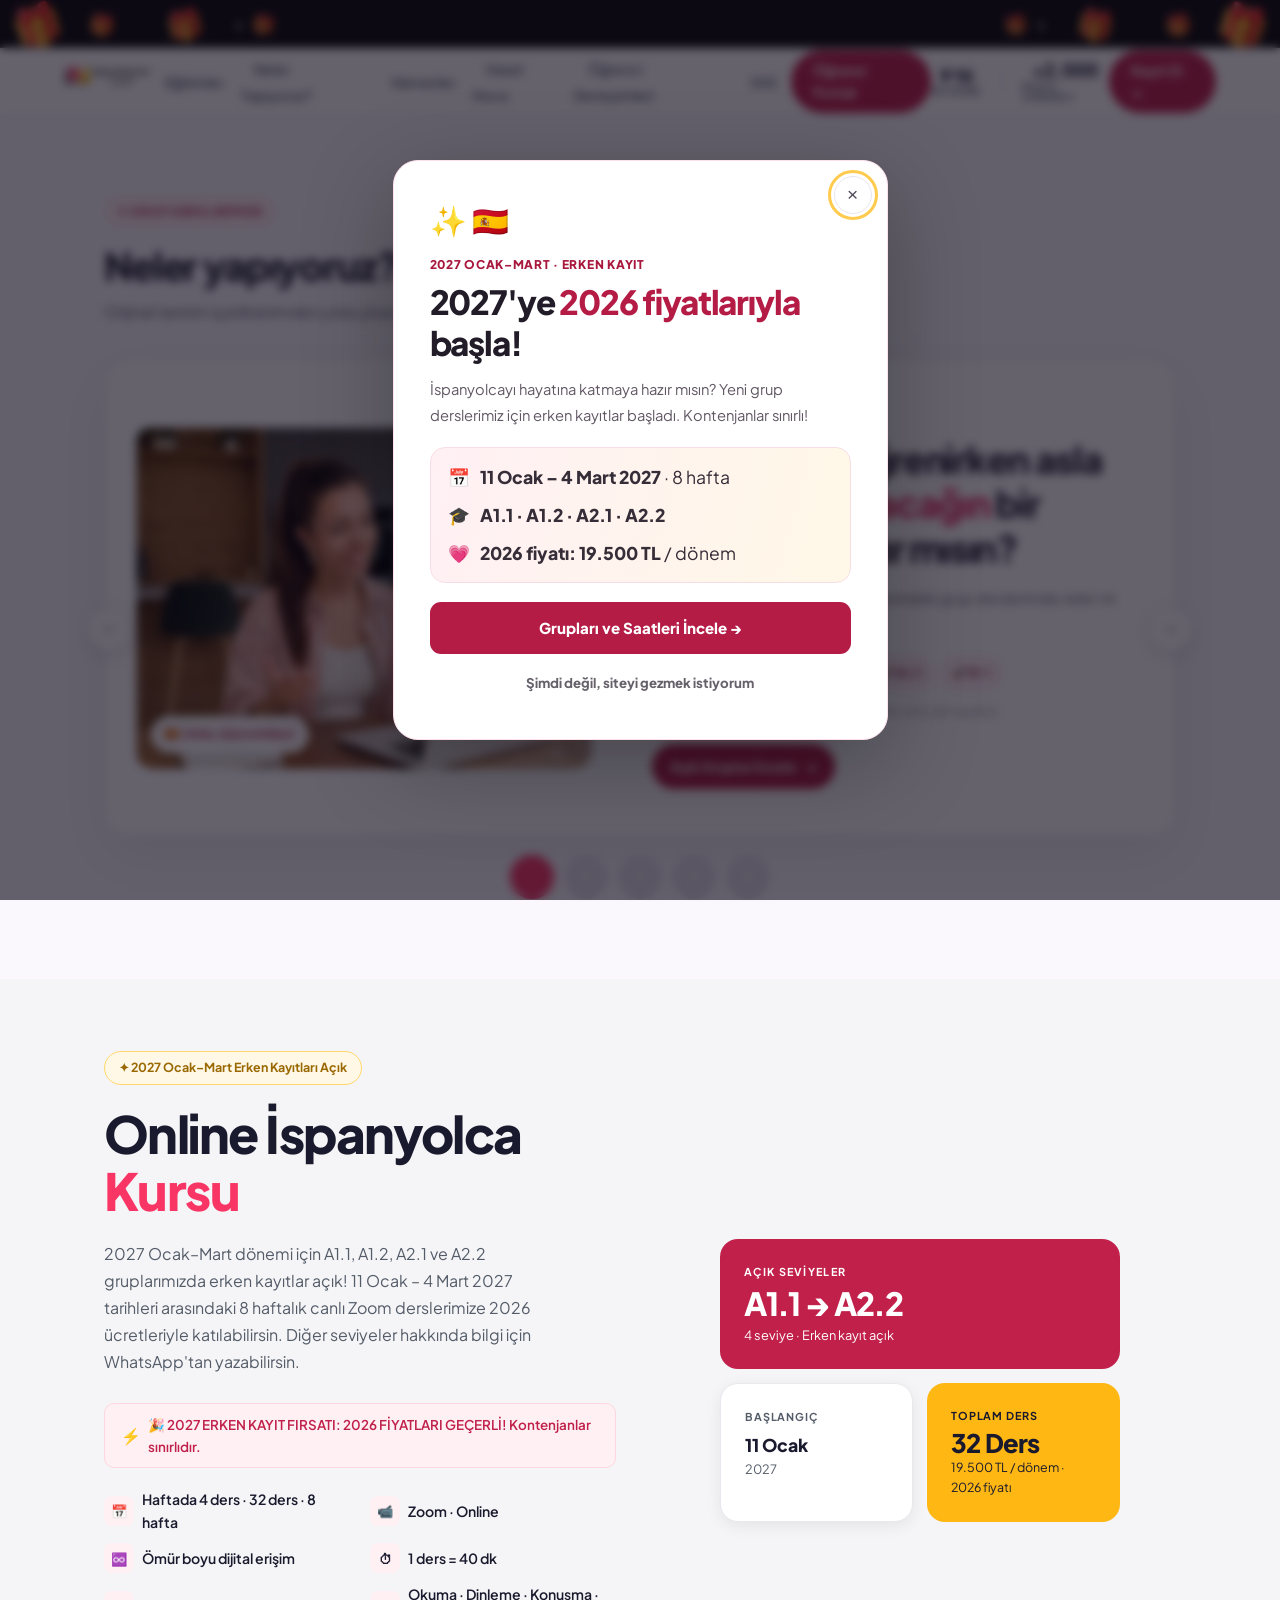
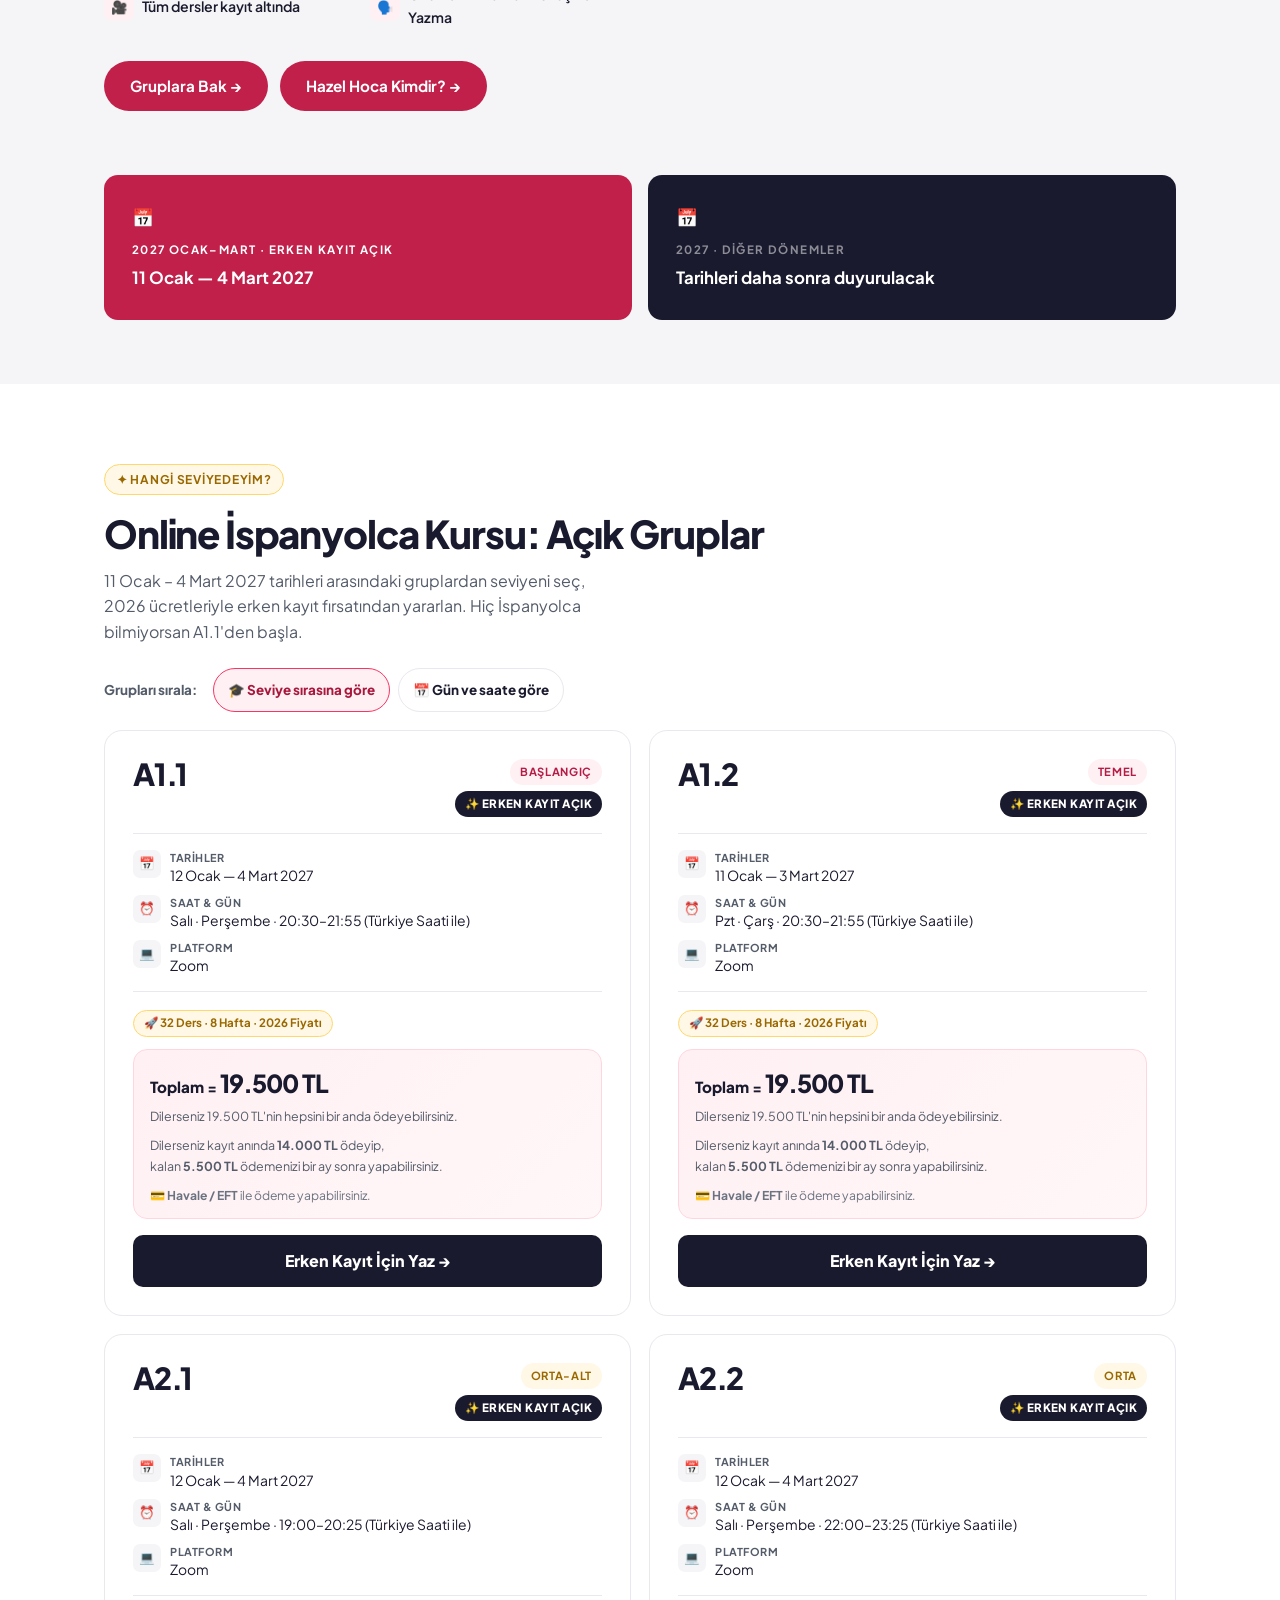
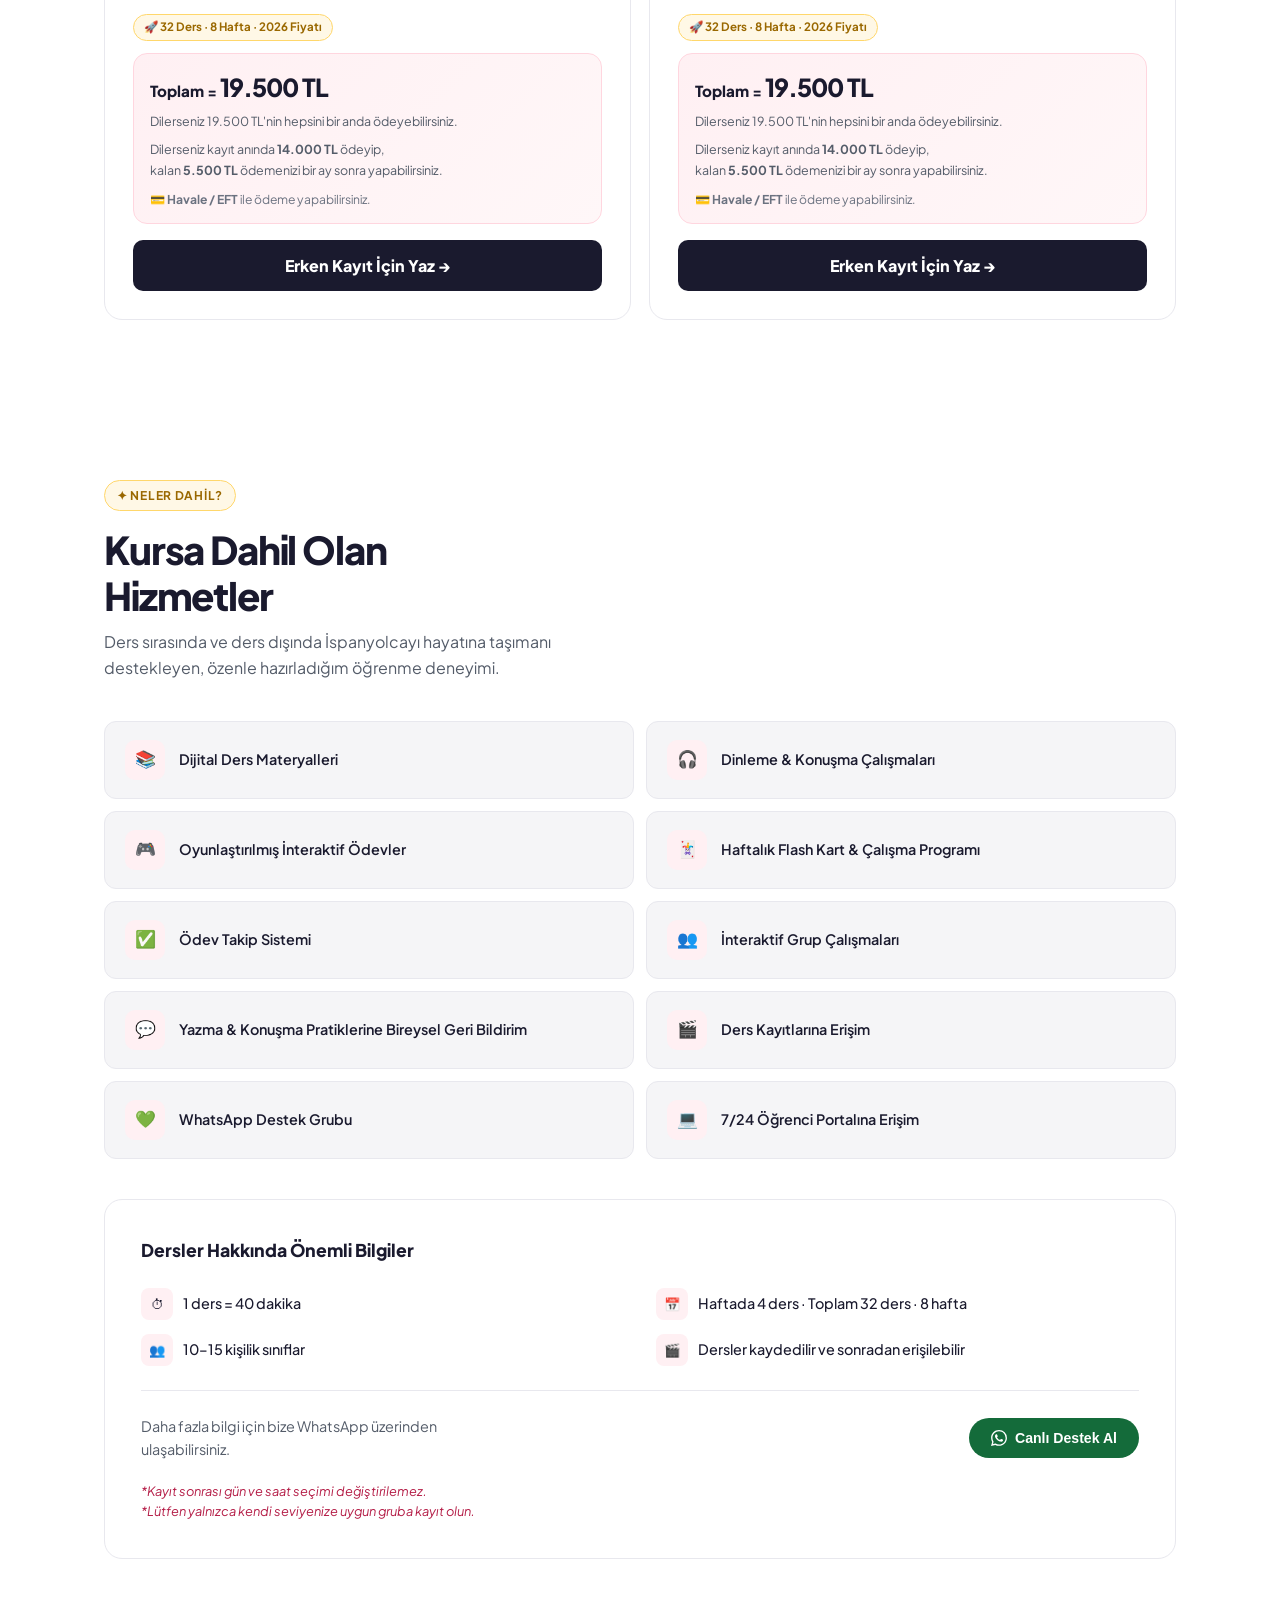
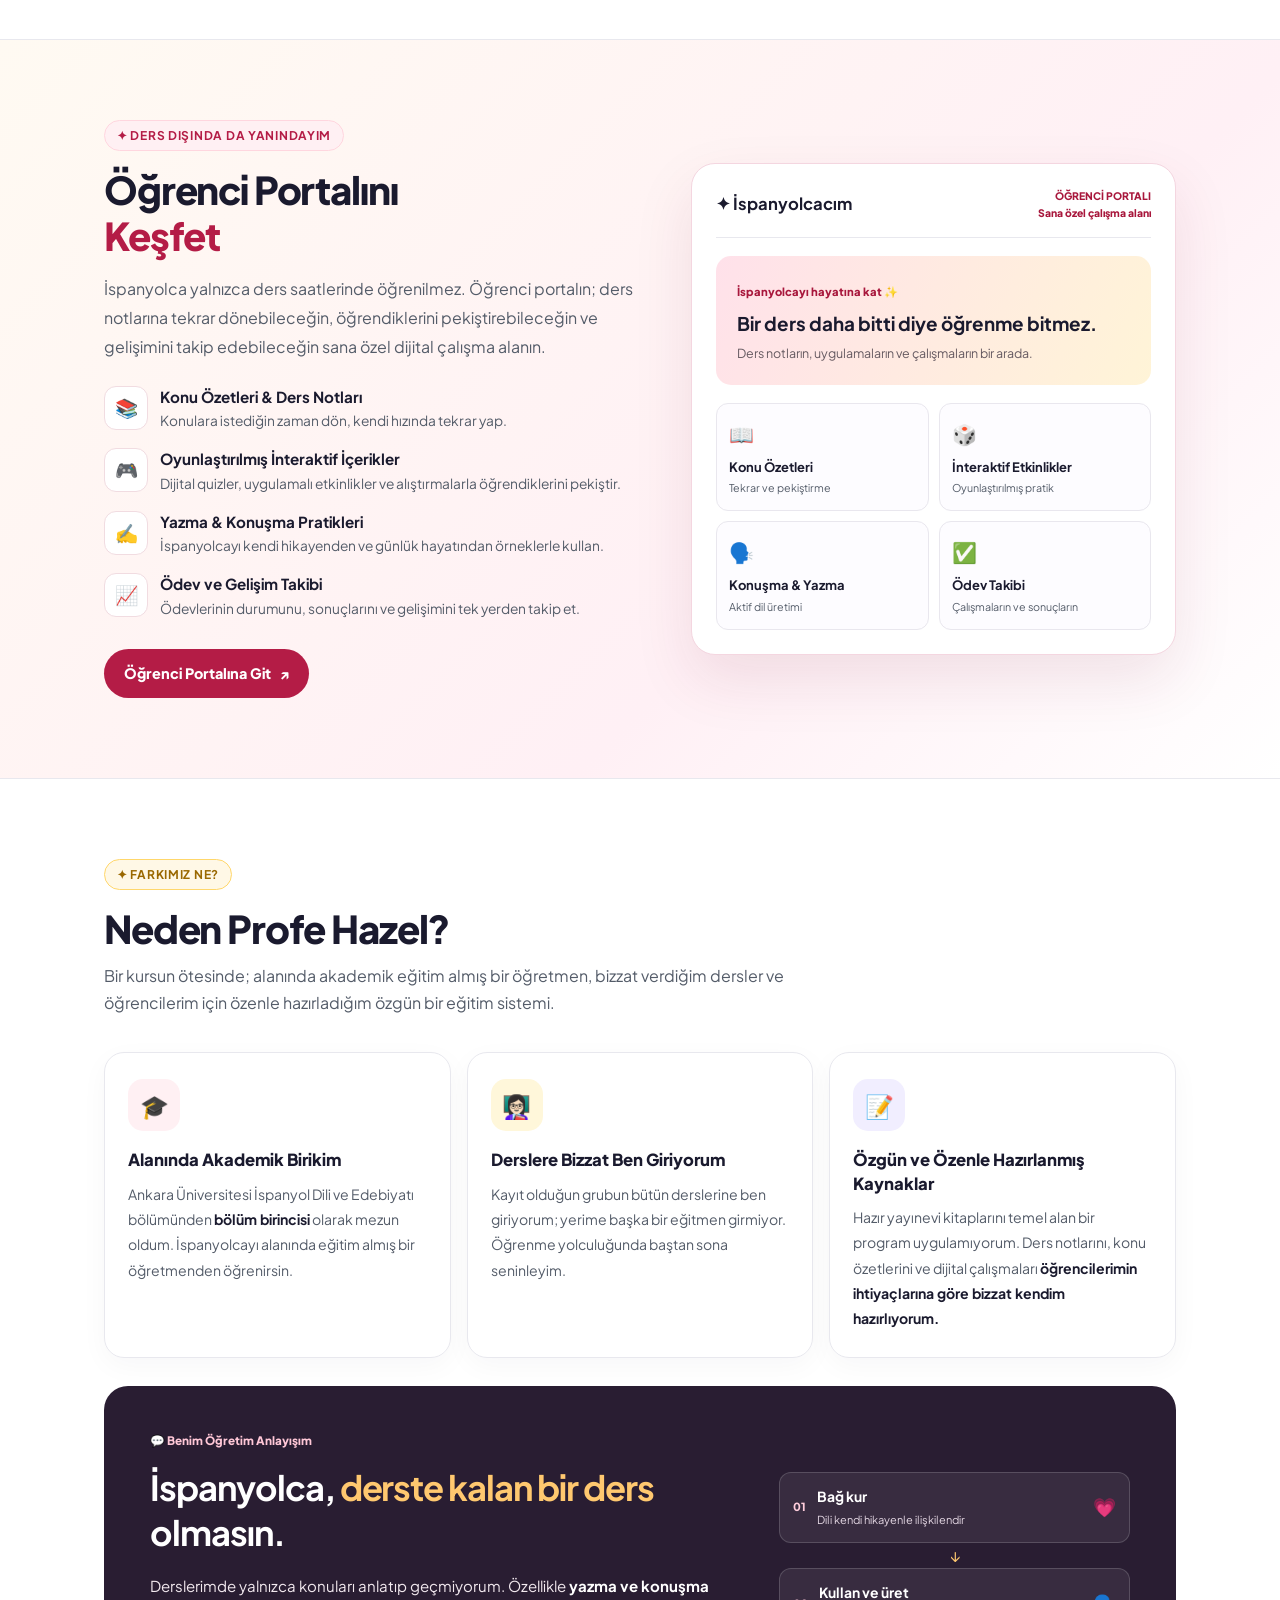
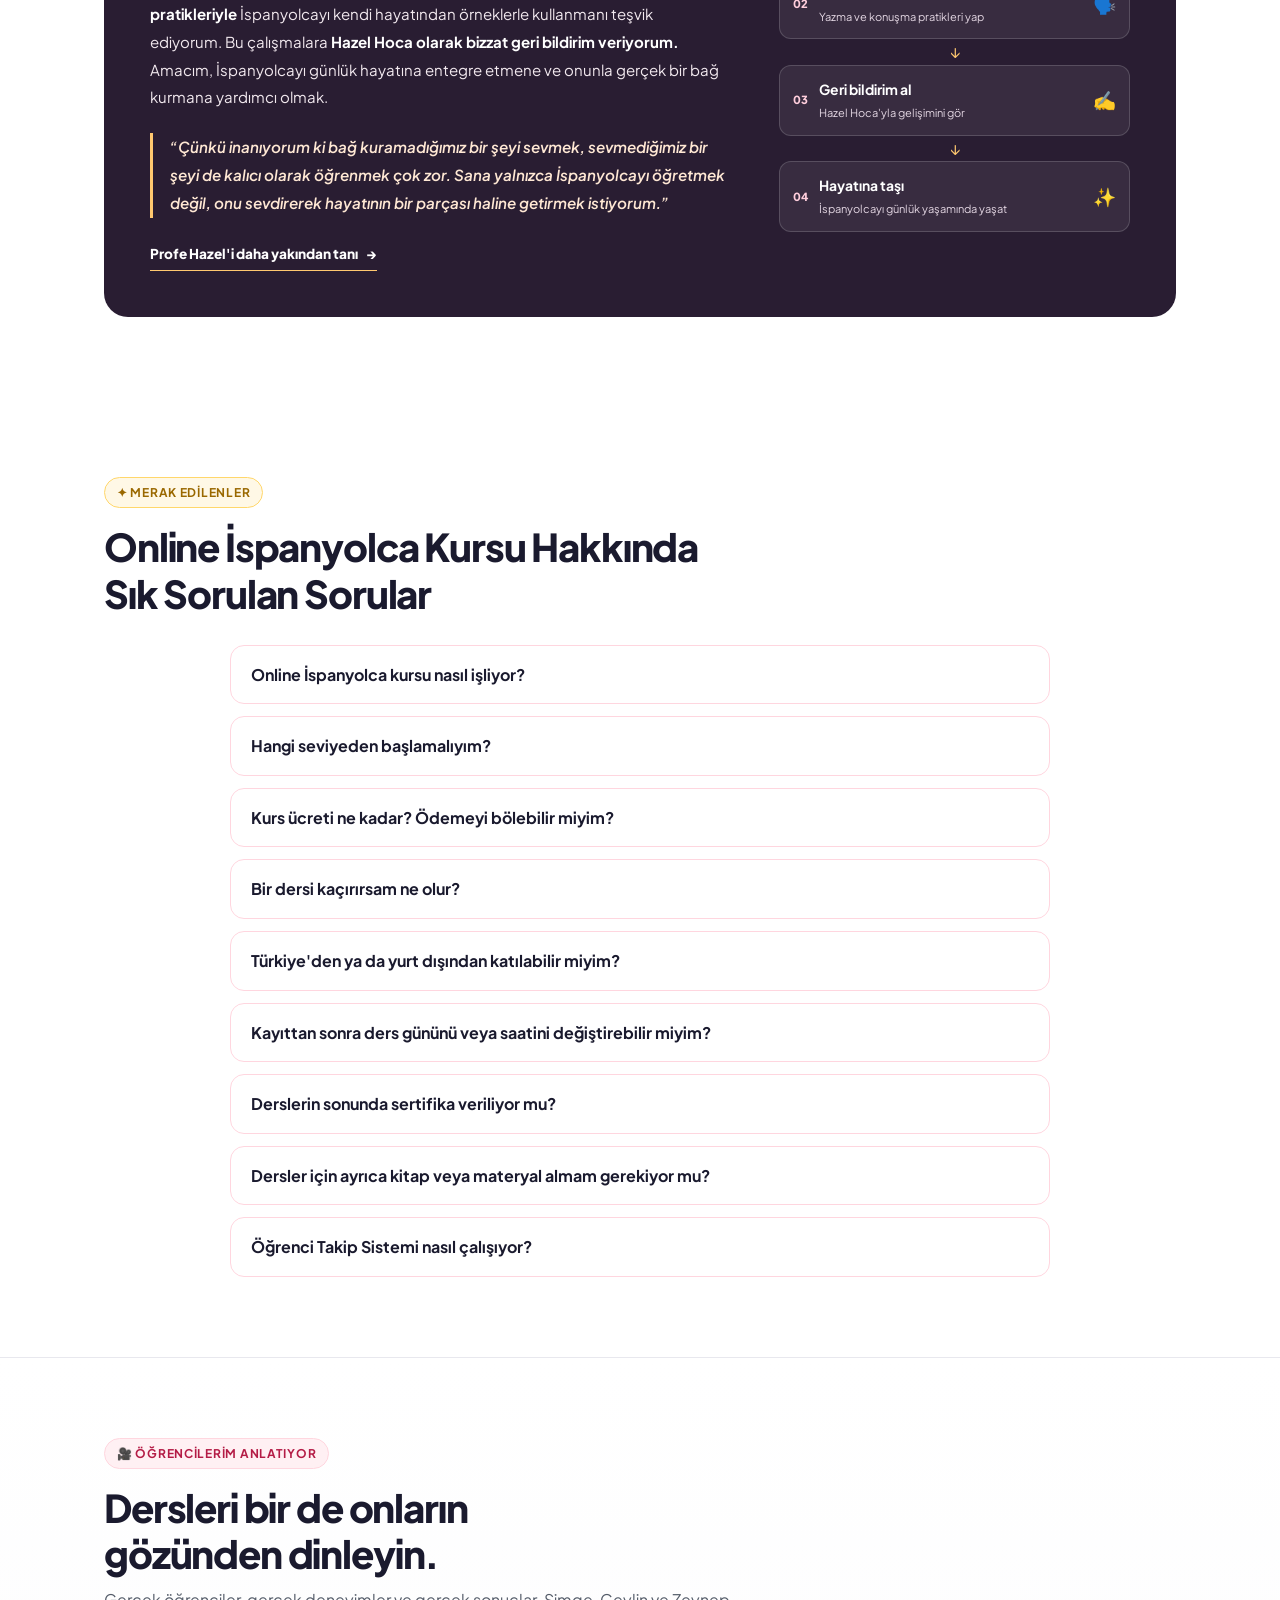
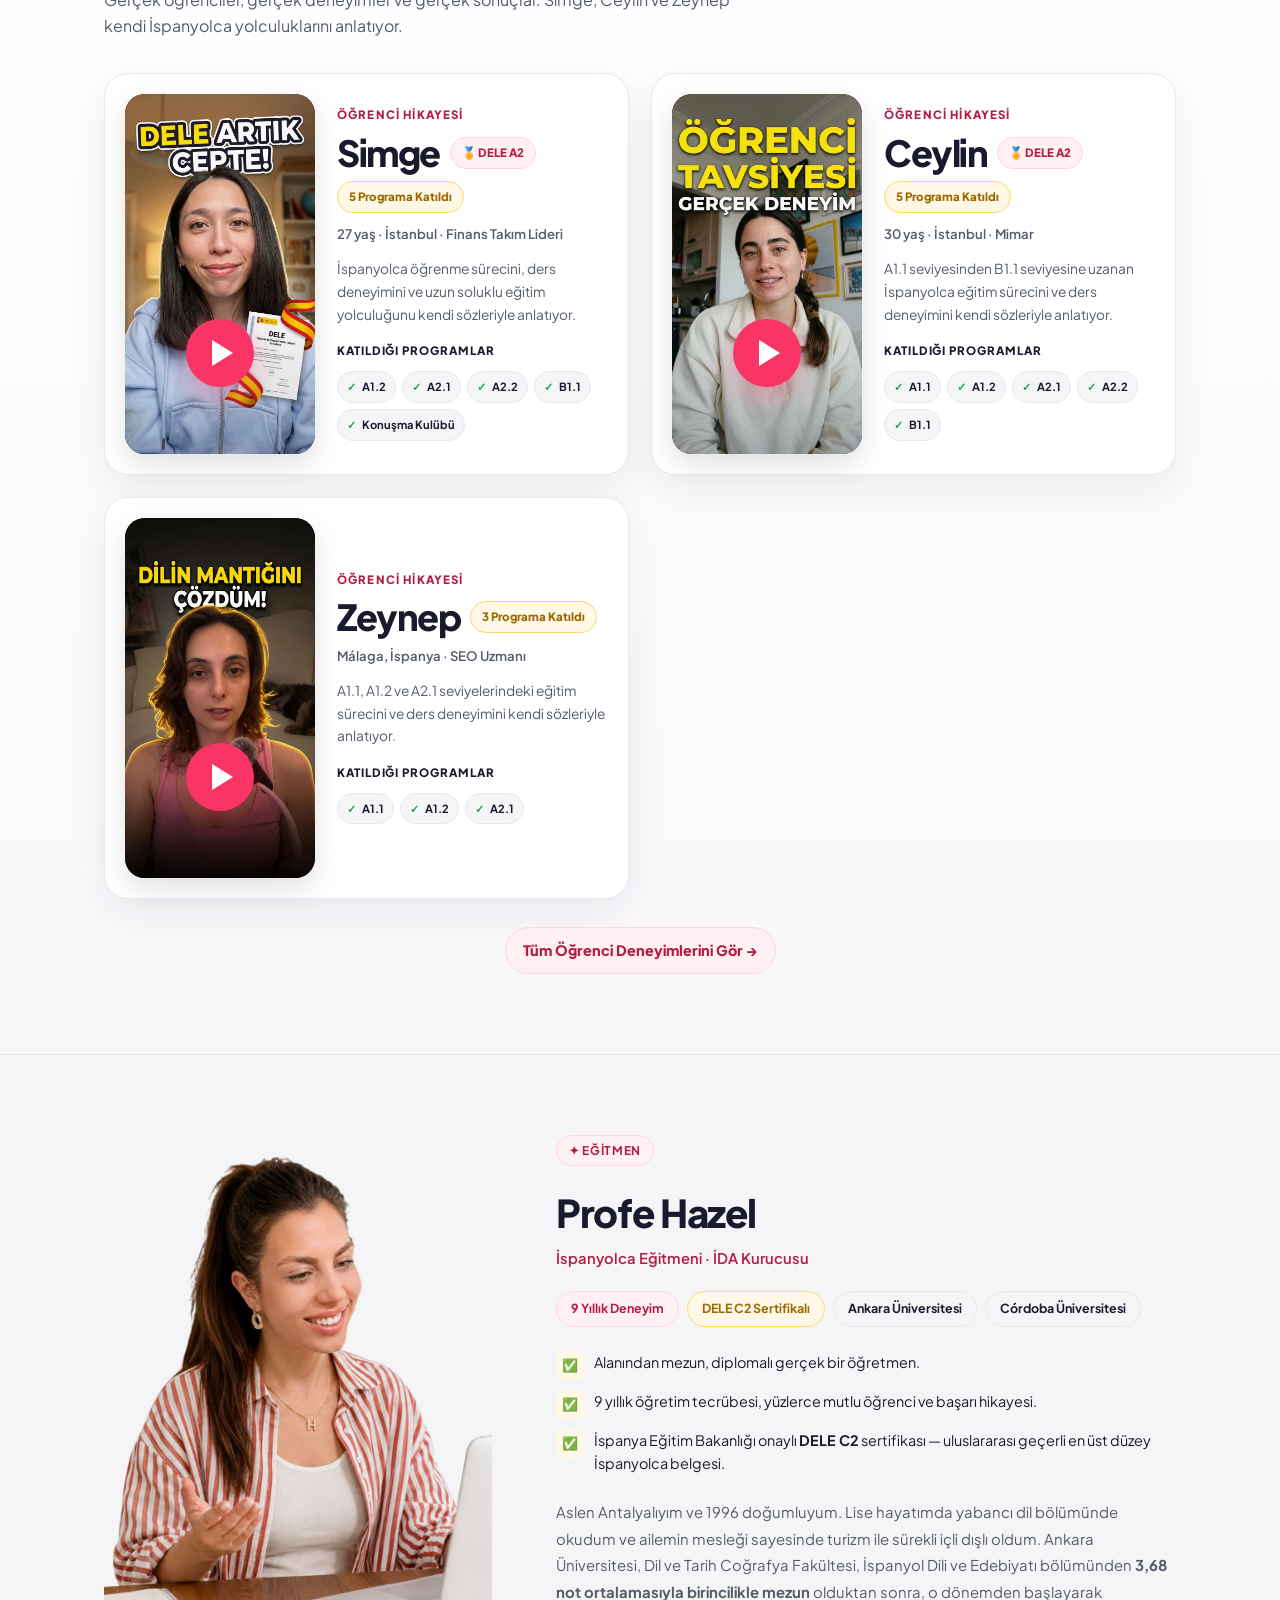
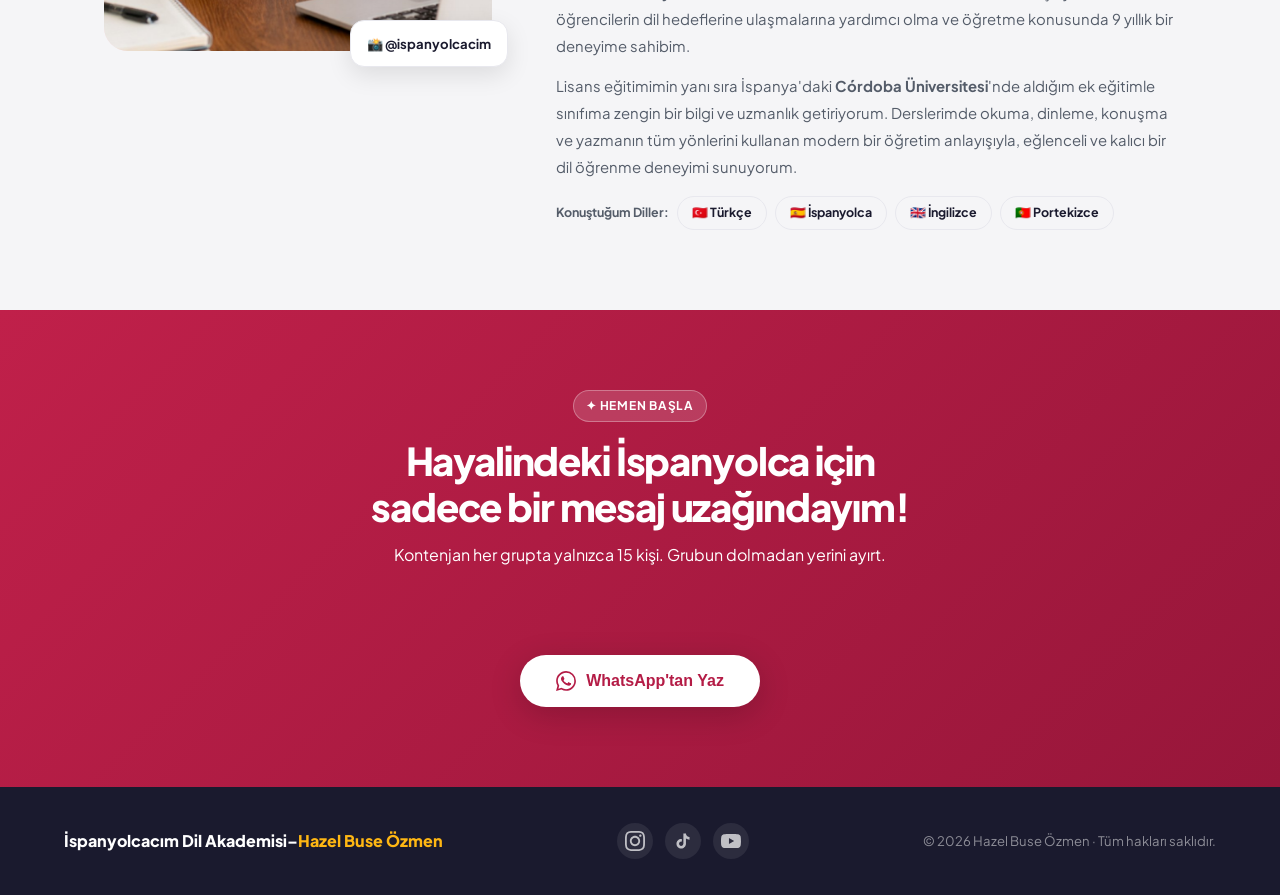
<file: index.html>
<!DOCTYPE html><html lang="tr"><head><meta charset="utf-8"/><meta content="width=device-width, initial-scale=1.0" name="viewport"/><meta content="Online İspanyolca kursu. Deneyimli eğitmenle DELE hazırlık ve A1, A2, B1, B2, C1, C2 seviyelerinde canlı derslerle İspanyolca öğrenin." name="description"/><link href="https://www.ispanyolcacim.com/" rel="canonical"/><meta content="website" property="og:type"/><meta content="https://www.ispanyolcacim.com/" property="og:url"/><meta content="Online İspanyolca Kursu | Zoom'da Canlı Grup Dersleri" property="og:title"/><meta content="Online İspanyolca kursu. Deneyimli eğitmenle DELE hazırlık ve A1, A2, B1, B2, C1, C2 seviyelerinde canlı derslerle İspanyolca öğrenin." property="og:description"/><meta content="https://www.ispanyolcacim.com/images/slide-1.jpg" property="og:image"/><meta content="tr_TR" property="og:locale"/><meta content="İspanyolcacım Dil Akademisi" property="og:site_name"/><meta content="summary_large_image" name="twitter:card"/><meta content="Online İspanyolca Kursu | Zoom'da Canlı Grup Dersleri" name="twitter:title"/><meta content="Online İspanyolca kursu. Deneyimli eğitmenle DELE hazırlık ve A1, A2, B1, B2, C1, C2 seviyelerinde canlı derslerle İspanyolca öğrenin." name="twitter:description"/><meta content="https://www.ispanyolcacim.com/images/slide-1.jpg" name="twitter:image"/><link href="images/favicon.png" rel="icon" type="image/png"/><title>Online İspanyolca Kursu | Canlı Grup Dersleri - İspanyolcacım</title><link href="https://fonts.googleapis.com/css2?family=Plus+Jakarta+Sans:wght@300;400;500;600;700;800&amp;display=swap" rel="stylesheet"/><style>*,*::before,*::after{box-sizing:border-box;margin:0;padding:0}:root{--pink:#F83564;--pink-soft:#FFF0F3;--pink-mid:#FFD6DF;--amber:#FFB713;--amber-soft:#FFF8E6;--dark:#1A1A2E;--gray:#6B7280;--gray-light:#F5F5F7;--white:#FFFFFF;--border:#E8E8EE;--radius:14px}html{scroll-behavior:smooth}body{font-family:'Plus Jakarta Sans',sans-serif;background:var(--white);color:var(--dark);line-height:1.6;overflow-x:hidden}.announce-bar{background:var(--amber);color:var(--dark);text-align:center;padding:10px 5vw;font-size:.85rem;font-weight:700;letter-spacing:.01em;position:relative}.announce-bar span{font-weight:800}nav{position:sticky;top:0;z-index:100;background:rgba(255,255,255,0.96);backdrop-filter:blur(10px);border-bottom:1px solid var(--border);padding:0 5vw;display:flex;align-items:center;justify-content:space-between;height:68px}.nav-logo img{height:44px;width:auto;object-fit:contain}.nav-links{display:flex;align-items:center;gap:2px;list-style:none}.nav-links a{text-decoration:none;font-size:.88rem;font-weight:600;color:var(--gray);padding:8px 14px;border-radius:8px;transition:color .2s,background .2s}.nav-links a:hover{color:var(--dark);background:var(--gray-light)}.btn-primary{padding:10px 22px;border-radius:100px;background:var(--pink);color:white;font-size:.85rem;font-weight:700;text-decoration:none;transition:background .2s,transform .15s}.btn-primary:hover{background:#e0224f;transform:scale(1.03)}.nav-stats{display:flex;align-items:center;gap:20px}.nav-stat{display:flex;flex-direction:column;align-items:center;line-height:1.1}.nav-stat-val{font-size:1.15rem;font-weight:800;letter-spacing:-.03em;color:var(--dark)}.nav-stat-val .counter{display:inline}.nav-stat-label{font-size:.62rem;font-weight:700;letter-spacing:.06em;text-transform:uppercase;color:var(--gray)}.nav-stat-divider{width:1px;height:28px;background:var(--border)}@media (max-width:900px){.nav-stats{display:none}}@media (max-width:700px){.nav-links{display:none}}.hero-wrap{background:var(--gray-light)}.hero{padding:72px 5vw 64px;max-width:1200px;margin:0 auto;display:grid;grid-template-columns:1fr 1fr;gap:48px;align-items:center}@media (max-width:860px){.hero{grid-template-columns:1fr}.hero-visual{display:none}}.hero-badge{display:inline-flex;align-items:center;gap:6px;background:var(--amber-soft);border:1px solid #FFD76B;color:#9A6800;font-size:.78rem;font-weight:700;padding:6px 14px;border-radius:100px;margin-bottom:20px}.hero h1{font-size:clamp(2rem,4.5vw,3.2rem);font-weight:800;line-height:1.12;letter-spacing:-.03em;margin-bottom:20px}.hero h1 em{color:var(--pink);font-style:normal}.hero-desc{font-size:1rem;color:var(--gray);line-height:1.7;max-width:440px;margin-bottom:28px}.hero-features{display:grid;grid-template-columns:1fr 1fr;gap:10px 20px;margin-bottom:32px}.feat{display:flex;align-items:center;gap:8px;font-size:.88rem;font-weight:600}.feat-icon{width:30px;height:30px;border-radius:8px;background:var(--pink-soft);display:flex;align-items:center;justify-content:center;font-size:.82rem;flex-shrink:0}.hero-actions{display:flex;align-items:center;gap:12px;flex-wrap:wrap}.btn-hero{padding:13px 26px;border-radius:100px;background:var(--pink);color:white;font-size:.95rem;font-weight:700;text-decoration:none;transition:background .2s,transform .15s;display:inline-flex;align-items:center;gap:6px}.btn-hero:hover{background:#e0224f;transform:scale(1.03)}.btn-hero-ghost{padding:13px 26px;border-radius:100px;border:1.5px solid #FFE3E9;color:var(--pink);font-size:.9rem;font-weight:700;text-decoration:none;background:#FFF7F8;transition:background .2s,transform .15s;display:inline-flex;align-items:center;gap:6px}.btn-hero-ghost:hover{background:var(--pink-mid);transform:scale(1.03)}.hero-visual{display:flex;justify-content:center;align-items:center}.hero-cards{display:grid;grid-template-columns:1fr 1fr;grid-template-rows:auto auto;gap:14px;width:100%;max-width:400px}.hc{border-radius:18px;padding:24px}.hc-levels{grid-column:1 / 3;background:var(--pink);color:white}.hc-levels .hc-eyebrow{font-size:.68rem;font-weight:700;letter-spacing:.12em;text-transform:uppercase;opacity:.7;margin-bottom:6px}.hc-levels .hc-big{font-size:2rem;font-weight:800;letter-spacing:-.04em;line-height:1;margin-bottom:6px}.hc-levels .hc-sub{font-size:.8rem;opacity:.75}.hc-start{background:white;border:1.5px solid var(--border);box-shadow:0 4px 16px rgba(0,0,0,.07)}.hc-start .hc-label{font-size:.68rem;font-weight:700;color:var(--gray);letter-spacing:.08em;text-transform:uppercase;margin-bottom:5px}.hc-start .hc-val{font-size:1.1rem;font-weight:800}.hc-start .hc-year{font-size:.8rem;color:var(--gray)}.hc-count{background:var(--amber);color:var(--dark)}.hc-count .hc-label{font-size:.68rem;font-weight:700;opacity:.65;letter-spacing:.08em;text-transform:uppercase;margin-bottom:5px}.hc-count .hc-val{font-size:1.6rem;font-weight:800;letter-spacing:-.03em;line-height:1;margin-bottom:3px}.hc-count .hc-sub{font-size:.78rem;opacity:.75}.donemler-wrap{background:var(--gray-light);padding:0 0 64px}.donemler-inner{max-width:1200px;margin:0 auto;padding:0 5vw}.donem-grid{display:grid;grid-template-columns:repeat(2,1fr);gap:16px}@media (max-width:700px){.donem-grid{grid-template-columns:1fr}}.donem-card{border-radius:var(--radius);padding:28px;transition:transform .2s;cursor:default}.donem-card:hover{transform:translateY(-3px)}.dc-pink{background:var(--pink);color:white}.dc-amber{background:var(--amber);color:var(--dark)}.dc-dark{background:var(--dark);color:white}.donem-card .dc-icon{font-size:1.1rem;margin-bottom:10px}.donem-card .dc-name{font-size:.72rem;font-weight:700;letter-spacing:.12em;text-transform:uppercase;opacity:.7;margin-bottom:6px}.donem-card .dc-dates{font-size:1.05rem;font-weight:700}.section-wrap{max-width:1200px;margin:0 auto;padding:80px 5vw}.section-tag{display:inline-flex;align-items:center;gap:6px;background:var(--amber-soft);border:1px solid #FFD76B;color:#9A6800;font-size:.75rem;font-weight:700;letter-spacing:.06em;text-transform:uppercase;padding:5px 12px;border-radius:100px;margin-bottom:16px}.section-tag.pink-tag{background:var(--pink-soft);border-color:var(--pink-mid);color:var(--pink)}.section-title{font-size:clamp(1.6rem,3.5vw,2.4rem);font-weight:800;letter-spacing:-.03em;line-height:1.2}.section-sub{margin-top:10px;font-size:1rem;color:var(--gray);max-width:520px}#gruplar{background:white}.groups-grid{display:grid;grid-template-columns:repeat(2,1fr);gap:18px;margin-top:40px}@media (max-width:640px){.groups-grid{grid-template-columns:1fr}}.group-card{border:1.5px solid var(--border);border-radius:18px;padding:28px;display:flex;flex-direction:column;gap:16px;background:white;transition:border-color .2s,box-shadow .2s,transform .2s}.group-card:hover{border-color:var(--pink);box-shadow:0 8px 32px rgba(248,53,100,.1);transform:translateY(-4px)}.gc-top{display:flex;align-items:flex-start;justify-content:space-between}.gc-level{font-size:1.9rem;font-weight:800;letter-spacing:-.04em;line-height:1}.gc-badge{font-size:.7rem;font-weight:700;letter-spacing:.06em;text-transform:uppercase;padding:4px 10px;border-radius:100px}.badge-pink{background:var(--pink-soft);color:var(--pink)}.badge-amber{background:var(--amber-soft);color:#9A6800}.gc-divider{height:1px;background:var(--border)}.gc-rows{display:flex;flex-direction:column;gap:9px}.gc-row{display:flex;align-items:flex-start;gap:9px}.gc-row-icon{width:28px;height:28px;border-radius:7px;background:var(--gray-light);display:flex;align-items:center;justify-content:center;font-size:.78rem;flex-shrink:0}.gc-row-text{font-size:.87rem;line-height:1.4}.gc-row-text b{display:block;font-size:.68rem;letter-spacing:.05em;text-transform:uppercase;color:var(--gray);margin-bottom:1px}.gc-price-wrap{margin-top:auto;padding-top:16px;border-top:1px solid var(--border)}.gc-lesson-count{display:inline-flex;align-items:center;gap:5px;background:var(--amber-soft);border:1px solid #FFD76B;color:#9A6800;font-size:.72rem;font-weight:700;padding:3px 10px;border-radius:100px;margin-bottom:8px}.gc-earlybird-badge{display:inline-flex;align-items:center;gap:5px;background:var(--pink);color:white;font-size:.68rem;font-weight:800;letter-spacing:.02em;padding:4px 10px;border-radius:100px;margin-bottom:8px;margin-left:6px;animation:pulse-badge 2s ease-in-out infinite}@keyframes pulse-badge{0%,100%{transform:scale(1)}50%{transform:scale(1.04)}}.gc-price-old{font-size:.95rem;color:var(--gray);text-decoration:line-through;font-weight:600;margin-right:8px}.gc-price-sub{font-size:.78rem;color:var(--gray);margin-top:3px}.gc-price{font-size:1.55rem;font-weight:800;letter-spacing:-.03em}.gc-price-box{background:linear-gradient(135deg,#FFF0F3,#FFF7F8);border:1.5px solid #FFD6DF;border-radius:14px;padding:14px 16px;margin-top:4px}.gc-price-deadline-row{display:flex;align-items:baseline;justify-content:space-between;gap:8px;flex-wrap:wrap;margin-bottom:6px}.gc-price-now{font-size:.78rem;font-weight:700;color:var(--pink)}.gc-price-after{font-size:.72rem;font-weight:600;color:var(--gray);background:white;border:1px solid var(--border);border-radius:100px;padding:3px 10px}.gc-pay-info{font-size:.76rem;color:#6b7280;margin-top:10px;line-height:1.5}.gc-pay-info b{color:var(--text);font-weight:700}.gc-seats{margin-top:14px}.gc-seats-label{font-size:.8rem;font-weight:800;color:var(--text);margin-bottom:7px}.seats-track{height:11px;background:var(--border);border-radius:100px;overflow:hidden}.seats-fill{height:100%;background:linear-gradient(90deg,var(--pink),#ff5c80);border-radius:100px}.gc-cta{display:flex;align-items:center;justify-content:center;gap:8px;padding:13px;border-radius:10px;background:var(--dark);color:white;font-weight:800;font-size:1rem;text-decoration:none;transition:background .2s,transform .15s}.gc-cta:hover{background:#2A2A45;transform:scale(1.02)}.gc-urgency{display:inline-flex;align-items:center;gap:5px;background:var(--dark);color:white;font-size:.72rem;font-weight:800;letter-spacing:.04em;text-transform:uppercase;padding:4px 10px;border-radius:100px;margin-left:8px}#slider-section{background:var(--gray-light)}.slider-outer{margin-top:40px;position:relative}.slider-track-wrap{overflow:hidden;border-radius:20px;background:var(--gray-light)}.slider-track{display:flex;transition:transform .45s cubic-bezier(.4,0,.2,1)}.slide{min-width:100%;display:flex;align-items:center;justify-content:center;padding:10px 24px}.slide img{max-height:460px;width:auto;max-width:100%;object-fit:contain;border-radius:16px;box-shadow:0 8px 32px rgba(0,0,0,0.06)}.slider-btn{position:absolute;top:50%;transform:translateY(-50%);width:44px;height:44px;border-radius:50%;background:white;border:1.5px solid var(--border);box-shadow:0 4px 16px rgba(0,0,0,.1);display:flex;align-items:center;justify-content:center;cursor:pointer;font-size:1.1rem;color:var(--dark);transition:background .2s,border-color .2s;z-index:10}.slider-btn:hover{background:var(--pink);color:white;border-color:var(--pink)}.slider-btn.prev{left:4px}.slider-btn.next{right:4px}.slider-dots{display:flex;justify-content:center;gap:8px;margin-top:20px}.dot{width:8px;height:8px;border-radius:50%;background:var(--border);cursor:pointer;transition:background .2s,width .2s;border:none}.dot.active{background:var(--pink);width:22px;border-radius:4px}#hizmetler{background:white}.hizmet-grid{display:grid;grid-template-columns:1fr 1fr;gap:12px;margin-top:40px}@media (max-width:600px){.hizmet-grid{grid-template-columns:1fr}}.hizmet-item{display:flex;align-items:center;gap:14px;background:var(--gray-light);border-radius:12px;padding:18px 20px;border:1px solid var(--border)}.hizmet-icon{width:40px;height:40px;border-radius:10px;background:var(--pink-soft);display:flex;align-items:center;justify-content:center;font-size:1.05rem;flex-shrink:0}.hizmet-text{font-size:.9rem;font-weight:600}.bilgiler-card{margin-top:40px;background:white;border:1.5px solid var(--border);border-radius:18px;padding:36px}.bilgiler-title{font-weight:800;font-size:1.1rem;margin-bottom:24px}.bilgiler-grid{display:grid;grid-template-columns:1fr 1fr;gap:14px 32px}@media (max-width:600px){.bilgiler-grid{grid-template-columns:1fr}}.bilgi-row{display:flex;align-items:center;gap:10px;font-size:.9rem;font-weight:500}.bilgi-icon{width:32px;height:32px;border-radius:8px;background:var(--pink-soft);display:flex;align-items:center;justify-content:center;font-size:.82rem;flex-shrink:0}.whatsapp-row{margin-top:24px;padding-top:24px;border-top:1px solid var(--border);display:flex;align-items:center;justify-content:space-between;flex-wrap:wrap;gap:16px}.whatsapp-row p{font-size:.9rem;color:var(--gray);max-width:360px}.btn-wa{display:inline-flex;align-items:center;gap:8px;background:#25D366;color:white;padding:12px 22px;border-radius:100px;font-weight:700;font-size:.88rem;text-decoration:none;transition:background .2s,transform .15s}.btn-wa:hover{background:#1ebe5d;transform:scale(1.03)}.uyari-text{margin-top:20px;font-size:.8rem;color:var(--pink);font-style:italic;line-height:1.6}#hazel{background:var(--gray-light)}.hazel-wrap{display:grid;grid-template-columns:1fr 1.6fr;gap:64px;align-items:flex-start}@media (max-width:780px){.hazel-wrap{grid-template-columns:1fr;gap:32px}}.hazel-photo-box{position:relative}.hazel-photo{width:100%;aspect-ratio:3/4;border-radius:24px;overflow:hidden;background:linear-gradient(135deg,var(--pink-soft),var(--pink-mid));display:flex;align-items:center;justify-content:center}.hazel-photo img{width:100%;height:100%;object-fit:cover;object-position:top}.hazel-photo-placeholder{display:flex;flex-direction:column;align-items:center;justify-content:center;gap:10px;color:var(--pink);font-size:.85rem;font-weight:600;text-align:center;padding:20px}.hazel-photo-placeholder span{font-size:3rem}.hazel-insta{position:absolute;bottom:-16px;right:-16px;background:white;border:1.5px solid var(--border);border-radius:14px;padding:12px 16px;box-shadow:0 8px 24px rgba(0,0,0,.1);display:flex;align-items:center;gap:8px;font-size:.82rem;font-weight:700;text-decoration:none;color:var(--dark)}.hazel-stat-chips{display:flex;flex-wrap:wrap;gap:8px;margin-bottom:24px}.hchip{padding:7px 14px;border-radius:100px;font-size:.78rem;font-weight:700;border:1.5px solid var(--border);color:var(--dark)}.hchip.pink{background:var(--pink-soft);border-color:var(--pink-mid);color:var(--pink)}.hchip.amber{background:var(--amber-soft);border-color:#FFD76B;color:#9A6800}.hazel-name{font-size:clamp(1.8rem,3vw,2.4rem);font-weight:800;letter-spacing:-.03em;margin-bottom:4px}.hazel-title-tag{font-size:.92rem;font-weight:600;color:var(--pink);margin-bottom:20px}.hazel-highlights{display:flex;flex-direction:column;gap:10px;margin-bottom:24px}.hl-row{display:flex;align-items:flex-start;gap:10px;font-size:.9rem;line-height:1.6}.hl-row span{flex:1}.hl-icon{width:28px;height:28px;border-radius:7px;background:var(--amber-soft);display:flex;align-items:center;justify-content:center;font-size:.8rem;flex-shrink:0;margin-top:1px}.hazel-bio-text{font-size:.93rem;color:var(--gray);line-height:1.8;margin-bottom:14px}.lang-chips{display:flex;flex-wrap:wrap;gap:8px;margin-top:16px;align-items:center}.lang-label{font-size:.78rem;font-weight:700;color:var(--gray)}.lang-chip{padding:6px 14px;border-radius:100px;font-size:.78rem;font-weight:700;background:var(--gray-light);border:1px solid var(--border);color:var(--dark)}#iletisim{background:linear-gradient(135deg,var(--pink) 0%,#c0204a 100%);padding:80px 5vw;text-align:center}#iletisim .section-tag{background:rgba(255,255,255,.15);border-color:rgba(255,255,255,.3);color:white}#iletisim .section-title{color:white;margin-bottom:12px}#iletisim .section-sub{color:rgba(255,255,255,.75);margin:10px auto 36px}.btn-wa-large{display:inline-flex;align-items:center;gap:10px;background:white;color:var(--pink);padding:16px 36px;border-radius:100px;font-size:1rem;font-weight:800;text-decoration:none;box-shadow:0 8px 32px rgba(0,0,0,.18);transition:transform .2s}.btn-wa-large:hover{transform:scale(1.05)}footer{background:var(--dark);color:rgba(255,255,255,.5);padding:36px 5vw;display:flex;align-items:center;justify-content:space-between;flex-wrap:wrap;gap:12px;font-size:.82rem}.footer-logo{font-weight:800;color:white;font-size:1rem}.footer-logo .footer-brand,.footer-logo .footer-sep{color:white}.footer-logo .footer-owner{color:var(--amber)}.footer-socials{display:flex;align-items:center;gap:12px}.social-icon{width:36px;height:36px;border-radius:50%;background:rgba(255,255,255,.08);display:flex;align-items:center;justify-content:center;color:rgba(255,255,255,.7);transition:background .2s,color .2s,transform .2s}.social-icon:hover{background:var(--pink);color:white;transform:translateY(-2px)}#ogrenci-deneyimleri-home{background:linear-gradient(180deg,#ffffff 0%,#f8f8fb 100%);border-top:1px solid var(--border);border-bottom:1px solid var(--border)}.home-student-head{display:flex;align-items:flex-end;justify-content:space-between;gap:24px;margin-bottom:34px}.home-student-head .section-sub{max-width:650px}.home-story-card{display:grid;grid-template-columns:minmax(260px,360px) 1fr;gap:38px;align-items:center;background:#fff;border:1.5px solid var(--border);border-radius:24px;padding:28px;box-shadow:0 14px 42px rgba(26,26,46,.07)}.home-video{width:100%;max-width:340px;margin:0 auto;aspect-ratio:9 / 16;border-radius:20px;overflow:hidden;background:#111;position:relative;box-shadow:0 10px 28px rgba(0,0,0,.12)}.home-video-cover{position:absolute;inset:0;border:0;padding:0;margin:0;width:100%;height:100%;cursor:pointer;background:#111;overflow:hidden}.home-video-cover img{width:100%;height:100%;display:block;object-fit:cover;transition:transform .35s ease,filter .35s ease}.home-video-cover::after{content:"";position:absolute;inset:0;background:linear-gradient(180deg,rgba(0,0,0,.02) 55%,rgba(0,0,0,.16) 100%);pointer-events:none}.home-video-cover:hover img{transform:scale(1.025)}.home-play{position:absolute;left:50%;top:62%;transform:translate(-50%,-50%);z-index:3;width:78px;height:78px;border-radius:50%;background:var(--pink);box-shadow:0 10px 28px rgba(248,53,100,.35);display:flex;align-items:center;justify-content:center;transition:transform .2s ease,box-shadow .2s ease}.home-play::before{content:"";margin-left:5px;width:0;height:0;border-top:13px solid transparent;border-bottom:13px solid transparent;border-left:21px solid #fff}.home-video-cover:hover .home-play{transform:translate(-50%,-50%) scale(1.08);box-shadow:0 14px 34px rgba(248,53,100,.45)}.home-video iframe{width:100%;height:100%;border:0;display:block}.home-story-kicker{color:var(--pink);font-size:.72rem;font-weight:800;letter-spacing:.1em;text-transform:uppercase;margin-bottom:10px}.home-story-name-row{display:flex;align-items:center;gap:10px;flex-wrap:wrap;margin-bottom:10px}.home-story-name{font-size:clamp(2rem,4.5vw,3rem);font-weight:800;letter-spacing:-.04em;line-height:1}.home-story-badge{display:inline-flex;align-items:center;padding:6px 11px;border-radius:100px;font-size:.72rem;font-weight:800}.home-story-badge.pink{background:var(--pink-soft);border:1px solid var(--pink-mid);color:var(--pink)}.home-story-badge.amber{background:var(--amber-soft);border:1px solid #FFD76B;color:#9A6800}.home-story-meta{color:var(--gray);font-size:.92rem;font-weight:600;margin-bottom:18px}.home-story-copy{color:var(--gray);font-size:.96rem;line-height:1.75;max-width:610px;margin-bottom:20px}.home-programs-title{font-size:.72rem;font-weight:800;letter-spacing:.08em;text-transform:uppercase;margin-bottom:10px}.home-programs{display:flex;flex-wrap:wrap;gap:8px;margin-bottom:24px}.home-program-chip{display:inline-flex;align-items:center;gap:6px;background:var(--gray-light);border:1px solid var(--border);border-radius:100px;padding:7px 11px;font-size:.78rem;font-weight:700}.home-program-check{color:#16A34A}.home-student-link{display:inline-flex;align-items:center;gap:7px;text-decoration:none;color:var(--pink);font-size:.9rem;font-weight:800;padding:11px 17px;border-radius:100px;background:var(--pink-soft);border:1px solid var(--pink-mid);transition:transform .15s,background .2s}.home-student-link:hover{background:var(--pink-mid);transform:translateY(-1px)}@media (max-width:820px){.home-story-card{grid-template-columns:1fr;padding:20px}.home-student-head{display:block}}@media (max-width:520px){.home-video{max-width:310px}.home-play{width:68px;height:68px}}.home-stories-grid{display:grid;grid-template-columns:repeat(2,minmax(0,1fr));gap:22px}.home-stories-grid .home-story-card{display:grid;grid-template-columns:190px minmax(0,1fr);gap:22px;align-items:stretch;padding:20px}.home-stories-grid .home-video{width:100%;max-width:none;min-height:360px;height:100%;aspect-ratio:auto}.home-stories-grid .home-story-info{min-width:0;display:flex;flex-direction:column;justify-content:center}.home-stories-grid .home-story-name{font-size:clamp(1.65rem,3vw,2.25rem)}.home-stories-grid .home-story-meta{font-size:.82rem;margin-bottom:14px}.home-stories-grid .home-story-copy{font-size:.86rem;line-height:1.65;margin-bottom:16px}.home-stories-grid .home-programs{gap:6px;margin-bottom:0}.home-stories-grid .home-program-chip{padding:6px 9px;font-size:.7rem}.home-student-footer-link{margin-top:28px;text-align:center}@media (max-width:1080px){.home-stories-grid{grid-template-columns:1fr}.home-stories-grid .home-story-card{grid-template-columns:minmax(220px,300px) 1fr}.home-stories-grid .home-video{min-height:430px}}@media (max-width:680px){.home-stories-grid .home-story-card{grid-template-columns:1fr}.home-stories-grid .home-video{width:min(100%,320px);min-height:0;height:auto;aspect-ratio:9 / 16;margin:0 auto}}#simge-home-video .home-play,#ceylin-home-video .home-play,#zeynep-home-video .home-play{top:72%;width:68px;height:68px}/* SSS bölümü: sadece bu bölüme özel, mevcut renk değişkenlerini kullanır */
.sss-list{max-width:820px;margin:28px auto 0;display:flex;flex-direction:column;gap:12px}
.sss-item{background:#fff;border:1px solid var(--pink-mid);border-radius:14px;padding:16px 20px}
.sss-item summary{cursor:pointer;list-style:none}
.sss-item summary::-webkit-details-marker{display:none}
.sss-item summary h3{display:inline;font-size:1rem;font-weight:700;color:var(--dark)}
.sss-item p{margin-top:10px;color:var(--gray);line-height:1.6}
.sss-item p a{color:var(--pink);font-weight:600}
/* PageSpeed erişilebilirlik düzeltmeleri */
/* Okunabilirlik: mevcut pembe/yeşil kimliğin koyu tonları */
:root{--gray:#545C69}
.btn-primary,.btn-hero,.hc-levels,.dc-pink{background:#C0204A}
.btn-primary:hover,.btn-hero:hover{background:#A8173C}
.section-tag.pink-tag,.badge-pink,.home-story-badge.pink,.home-story-kicker,
.hazel-title-tag,.hchip.pink,.uyari-text,.home-student-link,
.btn-hero-ghost,.btn-wa-large{color:#B41C46}
.btn-wa{background:#146B3A}
.btn-wa:hover{background:#105A31}
#iletisim{background:linear-gradient(135deg,#C0204A 0%,#97163A 100%)}
#iletisim .section-sub{color:#fff}
.hc-levels .hc-eyebrow,.hc-levels .hc-sub,.hc-count .hc-label,
.hc-count .hc-sub,.donem-card .dc-name{opacity:1}
/* Galeri noktaları küçük görünmeye devam eder, dokunma alanları 44x44 olur */
.slider-dots{gap:0}
.dot,.dot.active{
  width:44px;height:44px;min-width:44px;min-height:44px;
  display:inline-flex;align-items:center;justify-content:center;
  position:relative;background:transparent;border:0;border-radius:50%;
  cursor:pointer;transition:none
}
.dot::before{
  content:"";display:block;width:8px;height:8px;border-radius:50%;
  background:var(--border);transition:background .2s,width .2s
}
.dot.active::before{background:var(--pink);width:22px;border-radius:4px}
.dot:focus-visible{outline:2px solid #B41C46;outline-offset:0}
.gc-last-chance-badge{display:inline-flex;align-items:center;gap:5px;background:#FFF0F3;border:1px solid #C0204A;color:#A8173C;font-weight:900;font-size:.72rem;letter-spacing:.03em;border-radius:100px;padding:5px 11px}
.gc-last-chance-note{margin-top:12px;border:1.5px solid #C0204A;border-radius:10px;background:#FFF0F3;color:#8C1433;padding:11px 12px;font-weight:800;font-size:.84rem;line-height:1.5}
/* 2027 grup kartları: seviye veya gün-saat sıralaması */
.group-sort-wrap{display:flex;align-items:center;justify-content:flex-start;flex-wrap:wrap;gap:10px 16px;margin-top:24px}.group-sort-label{font-size:.84rem;font-weight:750;color:var(--gray)}.group-sort-actions{display:flex;flex-wrap:wrap;gap:8px}.group-sort-btn{cursor:pointer;padding:10px 14px;border-radius:100px;border:1.5px solid var(--border);background:#fff;color:var(--dark);font:inherit;font-size:.84rem;font-weight:750;transition:background .2s,border-color .2s,color .2s,box-shadow .2s}.group-sort-btn[aria-pressed="true"]{background:var(--pink-soft);border-color:var(--pink);color:#A8173C}.group-sort-btn:hover{border-color:var(--pink);box-shadow:0 2px 8px rgba(248,53,100,.08)}.group-sort-btn:focus-visible{outline:3px solid var(--pink);outline-offset:2px}#gruplar .groups-grid{margin-top:18px}@media(max-width:640px){.group-sort-wrap{align-items:flex-start;flex-direction:column}.group-sort-actions{width:100%}.group-sort-btn{font-size:.78rem;padding:9px 12px}}

/* Öğrenci portalı ve Profe Hazel farkı */
.portal-feature-section{background:linear-gradient(135deg,#fffaf2,#fff0f5 65%,#fff);border-top:1px solid var(--border);border-bottom:1px solid var(--border)}
.portal-feature-layout{display:grid;grid-template-columns:minmax(0,1.05fr) minmax(0,.95fr);gap:clamp(24px,4vw,65px);align-items:center}
.portal-feature-copy .section-sub{line-height:1.8;margin:16px 0 24px;max-width:610px}.portal-feature-copy .section-title em{color:#B41C46;font-style:normal}
.portal-benefits{display:grid;gap:15px}.portal-benefit{display:flex;align-items:start;gap:12px}.portal-benefit-icon{background:#fff;border:1px solid #f1dce1;border-radius:12px;display:grid;place-items:center;width:44px;height:44px;flex:0 0 44px;font-size:1.17rem}.portal-benefit strong{display:block;font-size:.95rem;line-height:1.5}.portal-benefit p{font-size:.86rem;color:var(--gray);line-height:1.65;margin-top:2px}
.portal-feature-link{display:inline-flex;align-items:center;gap:8px;border-radius:100px;padding:13px 20px;margin-top:28px;background:#B41C46;color:#fff;text-decoration:none;font-weight:800;font-size:.9rem}.portal-feature-link:hover{background:#8c1433}.portal-feature-link:focus-visible,.hazel-difference-link:focus-visible{outline:3px solid #FFB713;outline-offset:3px}
.portal-demo{padding:24px;min-width:0;border-radius:24px;background:#fff;border:1px solid #F4D6E0;box-shadow:0 25px 60px rgba(114,27,63,.1)}.portal-demo-head{display:flex;align-items:center;justify-content:space-between;gap:12px;border-bottom:1px solid var(--border);padding-bottom:16px}.portal-demo-head strong{font-size:1.04rem}.portal-demo-head small{text-align:right;color:#A8173C;font-size:.65rem;font-weight:800}.portal-demo-intro{background:linear-gradient(115deg,#FFE1EA,#FFF4D7);border-radius:15px;margin:18px 0;padding:21px}.portal-demo-intro small{font-size:.7rem;color:#A8173C;font-weight:800}.portal-demo-intro h3{font-size:1.18rem;margin:8px 0;line-height:1.35}.portal-demo-intro p{font-size:.78rem;color:#665A61;line-height:1.6}.portal-demo-grid{display:grid;grid-template-columns:1fr 1fr;gap:10px}.portal-demo-tile{background:#fdfcff;border:1px solid #e9e7ee;border-radius:12px;padding:14px 12px;min-width:0}.portal-demo-tile span{display:block;font-size:1.25rem;margin-bottom:8px}.portal-demo-tile strong{display:block;font-size:.81rem;line-height:1.4}.portal-demo-tile small{display:block;font-size:.67rem;line-height:1.5;color:var(--gray);margin-top:4px}.portal-demo-caption{text-align:center;color:var(--gray);font-size:.66rem;margin-top:15px}
.hazel-difference-section{background:#fff}.hazel-difference-section>.section-wrap>.section-sub{max-width:720px;line-height:1.7}.hazel-difference-grid{display:grid;grid-template-columns:repeat(3,minmax(0,1fr));gap:16px;margin-top:36px}.hazel-difference-card{border:1.5px solid var(--border);padding:26px 23px;border-radius:20px;box-shadow:0 8px 28px rgba(26,26,46,.035)}.hazel-difference-card>span{width:52px;height:52px;border-radius:15px;background:#fff0f3;display:grid;place-items:center;font-size:1.45rem;margin-bottom:17px}.hazel-difference-card:nth-child(2)>span{background:#fff7da}.hazel-difference-card:nth-child(3)>span{background:#f1eeff}.hazel-difference-card h3{font-size:1.04rem;font-weight:850;line-height:1.4;margin-bottom:10px}.hazel-difference-card p{font-size:.88rem;color:var(--gray);line-height:1.8}.hazel-difference-card strong{color:var(--dark)}
.hazel-difference-message{margin-top:28px;background:#291D32;color:white;border-radius:24px;padding:clamp(25px,4vw,46px);display:grid;grid-template-columns:minmax(0,1.4fr) minmax(0,.85fr);gap:clamp(24px,4vw,52px);align-items:center}.hazel-difference-kicker{font-size:.73rem;font-weight:800;color:#FFC7D7;margin-bottom:14px}.hazel-difference-message h3{font-size:clamp(1.6rem,2.7vw,2.25rem);line-height:1.3;letter-spacing:-.03em;margin-bottom:17px}.hazel-difference-message h3 em{font-style:normal;color:#FFC86F}.hazel-difference-message p{font-size:.94rem;line-height:1.85;color:#F2E9EF}.hazel-difference-message p strong{color:#fff}.hazel-difference-message blockquote{border-left:3px solid #FFC86F;padding-left:17px;margin:22px 0;color:#FFE8D4;line-height:1.85;font-size:.95rem;font-style:italic;font-weight:600}.hazel-difference-link{display:inline-flex;gap:8px;align-items:center;padding-bottom:6px;border-bottom:1px solid #FFC86F;color:white;text-decoration:none;font-weight:800;font-size:.85rem}.hazel-difference-link:hover{color:#FFC86F}
.hazel-learning-flow{display:flex;flex-direction:column}.hazel-learning-step{display:flex;align-items:center;gap:11px;border:1px solid rgba(255,255,255,.16);background:rgba(255,255,255,.07);border-radius:12px;padding:13px}.hazel-learning-step>span{font-size:.7rem;font-weight:850;color:#FFCEDC}.hazel-learning-step div{flex:1;min-width:0}.hazel-learning-step strong{display:block;font-size:.87rem}.hazel-learning-step small{display:block;font-size:.69rem;line-height:1.5;color:#E3D6E2;margin-top:4px}.hazel-learning-step b{font-size:1.16rem;font-weight:400}.hazel-learning-arrow{text-align:center;color:#FFC86F}
@media(max-width:950px){.portal-feature-layout{grid-template-columns:1fr}.portal-demo{max-width:650px}.hazel-difference-grid{grid-template-columns:1fr 1fr}.hazel-difference-message{grid-template-columns:1fr}.hazel-learning-flow{display:grid;grid-template-columns:1fr 1fr;gap:10px}.hazel-learning-arrow{display:none}}
@media(max-width:620px){.portal-demo{padding:16px}.hazel-difference-grid,.hazel-learning-flow{grid-template-columns:1fr}.hazel-difference-card{padding:22px}.portal-feature-link{display:flex;justify-content:center}.portal-demo-head{flex-wrap:wrap}}
.gc-price-label{font-size:.95rem;font-weight:800;letter-spacing:0}.gc-price-sub{line-height:1.65}.gc-price-sub p+p{margin-top:8px}
/* İnteraktif 2027 duyuru bandı — kayan mesaj ve hediye detayları */
.promo-bar{min-height:48px;background:#090909;color:#fff;position:relative;display:flex;align-items:center;justify-content:center;overflow:hidden;padding:7px 14px;border-bottom:1px solid #252525;isolation:isolate}
.promo-gifts{position:absolute;top:0;bottom:0;width:min(24%,330px);pointer-events:none;z-index:0}
.promo-gifts-left{left:0}.promo-gifts-right{right:0}
.promo-gifts span{position:absolute;top:50%;display:block;line-height:1;filter:drop-shadow(0 2px 3px rgba(0,0,0,.28));transform:translateY(-50%) rotate(var(--r,0deg));font-size:var(--size,27px);opacity:var(--opacity,1)}
.promo-gifts span:nth-child(1){left:4%;--size:40px;--r:-18deg}
.promo-gifts span:nth-child(2){left:29%;--size:21px;--r:14deg;--opacity:.9}
.promo-gifts span:nth-child(3){left:54%;--size:30px;--r:-12deg;--opacity:.92}
.promo-gifts span:nth-child(4){left:82%;--size:19px;--r:19deg;--opacity:.82}
.promo-gifts-right span:nth-child(1){left:auto;right:4%;--r:17deg}
.promo-gifts-right span:nth-child(2){left:auto;right:29%;--r:-15deg}
.promo-gifts-right span:nth-child(3){left:auto;right:54%;--r:12deg}
.promo-gifts-right span:nth-child(4){left:auto;right:82%;--r:-18deg}
.promo-inner{display:flex;align-items:center;justify-content:space-between;gap:18px;max-width:840px;width:100%;position:relative;z-index:1}
.promo-arrow{background:transparent;color:white;border:none;cursor:pointer;font-size:1.3rem;flex:0 0 38px;height:32px;display:grid;place-items:center;border-radius:50%;transition:background .2s}
.promo-arrow:hover{background:rgba(255,255,255,.2)}.promo-arrow:focus-visible{outline:2px solid #FFCE42;outline-offset:2px}
.promo-messages{min-width:0;flex:1;text-align:center;overflow:hidden}.promo-message[hidden]{display:none!important}
.promo-message{font-size:.81rem;line-height:1.45;font-weight:650;letter-spacing:-.01em;animation:promo-slide-message 7.5s ease-in-out both}
.promo-message .promo-emoji{font-size:1.15rem;vertical-align:-.06em;margin-right:6px}.promo-message strong{font-weight:900}
.promo-message a{color:#FFE09D;font-weight:850;text-decoration:underline;text-underline-offset:3px;margin-left:8px;white-space:nowrap}.promo-message a:hover{color:#fff}.promo-message a:focus-visible{outline:2px solid #FFE09D;outline-offset:2px}
@keyframes promo-slide-message{0%{transform:translateX(55px);opacity:0}12%,82%{transform:translateX(0);opacity:1}100%{transform:translateX(-55px);opacity:0}}
@media(max-width:1000px){.promo-gifts{width:17%}.promo-gifts span:nth-child(3),.promo-gifts span:nth-child(4){display:none}.promo-gifts span:nth-child(2){left:62%}.promo-gifts-right span:nth-child(2){left:auto;right:62%}}
@media(max-width:760px){.promo-bar{min-height:55px;padding:6px 8px}.promo-gifts{width:34px;opacity:.7}.promo-gifts span:nth-child(n+2){display:none}.promo-gifts span:nth-child(1){left:-8px;--size:25px}.promo-gifts-right span:nth-child(1){left:auto;right:-8px}.promo-inner{gap:3px}.promo-arrow{flex-basis:27px;width:27px;font-size:1.1rem}.promo-message{font-size:.7rem}.promo-message a{margin-left:5px;white-space:normal}}
@media(prefers-reduced-motion:reduce){.promo-message{animation:none}.promo-arrow{transition:none}}
/* İlk oturumda gösterilen erken kayıt penceresi */
.early-popup[hidden]{display:none!important}.early-popup{position:fixed;inset:0;z-index:1300;display:grid;place-items:center;background:rgba(15,10,25,.64);padding:18px;overflow-y:auto;overscroll-behavior:contain;backdrop-filter:blur(5px)}
.early-popup-dialog{position:relative;background:white;color:#24202b;border-radius:25px;box-shadow:0 25px 90px rgba(0,0,0,.29);width:min(100%,495px);max-height:calc(100dvh - 36px);overflow-y:auto;padding:clamp(23px,5vw,36px);border:1px solid #FFE0EA}
.early-popup-close{position:absolute;right:15px;top:15px;border:1px solid #e9e5ed;color:#504758;background:#fff;display:grid;place-items:center;border-radius:50%;width:38px;height:38px;cursor:pointer;font-size:1.2rem}.early-popup-close:hover{background:#FFF0F3}
.early-popup-spark{font-size:1.85rem;margin-bottom:11px}.early-popup-eyebrow{font-size:.75rem;letter-spacing:.06em;font-weight:900;color:#A8173C;margin:0 0 7px}
.early-popup h2{font-size:clamp(1.55rem,4vw,2.08rem);line-height:1.23;letter-spacing:-.035em;margin:0 0 14px;color:#211c28;font-weight:900;padding-right:14px}
.early-popup h2 em{font-style:normal;color:#B41C46}.early-popup-desc{font-size:.92rem;line-height:1.75;color:#605763;margin:0 0 18px}
.early-popup-details{background:linear-gradient(105deg,#FFF0F4,#FFF8E7);border:1px solid #F8DDE5;padding:15px 17px;border-radius:15px;display:grid;gap:10px;margin-bottom:19px}
.early-popup-detail{display:flex;align-items:center;gap:10px;font-size:.85rem;color:#352d37}.early-popup-detail>span{font-size:1.1rem}.early-popup-detail strong{font-weight:850}
.early-popup-actions{display:grid;gap:8px}.early-popup-primary{display:block;border-radius:11px;text-align:center;padding:14px 18px;background:#B41C46;color:#fff;text-decoration:none;font-weight:850;font-size:.94rem}.early-popup-primary:hover{background:#91183a}
.early-popup-secondary{font:inherit;background:none;border:0;color:#66606a;padding:10px 16px;cursor:pointer;font-size:.83rem;font-weight:750}.early-popup-secondary:hover{color:#B41C46}
.early-popup button:focus-visible,.early-popup a:focus-visible{outline:3px solid #FFCB4E;outline-offset:3px}
@media(prefers-reduced-motion:reduce){.promo-arrow{transition:none}}
/* İspanyolcacım — 5 orijinal mesajlı, fotoğraf ve telefon görselli kayan galeri */
#slider-section{background:#FAF8FC}
#slider-section .section-sub{max-width:720px}
#slider-section .slider-outer{margin-top:34px;position:relative}
#slider-section .slider-track-wrap{background:white;box-shadow:0 20px 55px rgba(35,21,48,.08);border:1px solid #ECE6ED;border-radius:23px;overflow:hidden}
#slider-section .slider-track{display:flex;align-items:stretch;transition:transform .65s cubic-bezier(.2,.78,.22,1)}
#slider-section .slide{display:block;padding:0;min-width:100%;flex:0 0 100%;max-width:100%}
#slider-section .story-slide{display:grid;grid-template-columns:minmax(0,.95fr) minmax(0,1.05fr);align-items:center;gap:clamp(20px,3.8vw,52px);min-height:475px;padding:clamp(18px,3vw,30px)}
#slider-section .story-visual{order:1;position:relative;aspect-ratio:4/3;min-width:0;border-radius:19px;overflow:hidden;background:#F6EDF2}
#slider-section .story-slide-copy{order:2;min-width:0;padding:8px 12px}
#slider-section .story-slide-reverse .story-visual{order:2}#slider-section .story-slide-reverse .story-slide-copy{order:1}
#slider-section .story-eyebrow{font-size:.73rem;color:#B41C46;letter-spacing:.075em;font-weight:900;margin-bottom:13px}
#slider-section .story-slide-copy h3{font-size:clamp(1.65rem,2.9vw,2.5rem);color:#262034;font-weight:900;line-height:1.19;letter-spacing:-.035em;margin-bottom:16px}
#slider-section .story-slide-copy h3 em{font-style:normal;color:#E72D68}
#slider-section .story-subheading{color:#3A2E43;font-size:1.03rem;font-weight:850;margin-bottom:12px;line-height:1.48}
#slider-section .story-slide-copy>p{font-size:.92rem;color:#645B69;line-height:1.76}
#slider-section .story-tags{display:flex;flex-wrap:wrap;gap:7px;margin-top:19px}
#slider-section .story-tags span{font-size:.71rem;font-weight:850;color:#9B2B54;background:#FFF1F6;border:1px solid #F1DAE4;border-radius:100px;padding:7px 11px}
#slider-section .story-slide-copy .story-detail{font-size:.73rem;line-height:1.55;margin-top:12px;color:#786B7A}
#slider-section .story-slide-cta{display:inline-flex;align-items:center;gap:10px;margin-top:23px;background:#B41C46;color:white;border-radius:100px;padding:12px 18px;font-size:.84rem;font-weight:850;text-decoration:none;transition:background .2s,transform .2s}
#slider-section .story-slide-cta:hover{background:#8E183B;transform:translateY(-2px)}
#slider-section .story-slide-cta:focus-visible,#slider-section .slider-btn:focus-visible,#slider-section .dot:focus-visible{outline:3px solid #F83564;outline-offset:3px}
#slider-section .story-photo img{display:block;position:absolute;max-width:none;max-height:none;height:auto;box-shadow:none;border-radius:0;object-fit:initial}
#slider-section .story-photo-intro img{width:230.77%;left:-5.77%;top:-24.7%}
#slider-section .story-photo-system img{width:229%;left:-3.8%;top:-23%}
#slider-section .story-photo-hazel img{width:100%;height:100%;left:0;top:0;object-fit:cover;object-position:center 42%}
#slider-section .story-sticker{position:absolute;bottom:16px;left:16px;border-radius:100px;background:rgba(255,255,255,.95);border:1px solid white;box-shadow:0 5px 18px rgba(0,0,0,.1);padding:8px 12px;font-size:.74rem;font-weight:850;color:#AB2352}
#slider-section .story-book-scene{padding:17px;background:linear-gradient(135deg,#EEE9FF 5%,#FFF3F7 96%);display:flex;align-items:center;justify-content:center;flex-direction:column;gap:16px}
#slider-section .story-book-top{text-align:center;display:grid;gap:5px}
#slider-section .story-book-top>span{font-weight:900;color:#593A5F;font-size:.78rem;letter-spacing:.04em}
#slider-section .story-book-top>small{font-size:.73rem;font-weight:700;color:#886987}
#slider-section .story-books-crop{width:100%;aspect-ratio:2.48;position:relative;overflow:hidden;border-radius:12px;background:white;box-shadow:0 9px 24px rgba(78,49,83,.08)}
#slider-section .story-books-crop img{position:absolute;width:158.7%;height:auto;max-width:none;max-height:none;left:-30.4%;top:-48%;border-radius:0;box-shadow:none}
#slider-section .story-book-labels{display:flex;justify-content:center;gap:7px;flex-wrap:wrap}
#slider-section .story-book-labels span{font-size:.69rem;border:1px solid #DFD4E8;border-radius:100px;background:#fff;color:#774F7E;padding:5px 10px;font-weight:900}
#slider-section .story-chat-scene{background:radial-gradient(circle at 48% 34%,#FFE9D8 0,#FFE5EB 45%,#EDE5FB 100%);display:grid;place-items:center}
#slider-section .story-chat-glow{position:absolute;width:65%;aspect-ratio:1;border-radius:50%;background:#FFFFFF80;filter:blur(35px);top:12%;left:18%}
#slider-section .story-hand{position:absolute;bottom:-3%;left:10%;width:87%;height:100%;z-index:1}
#slider-section .story-phone{position:relative;z-index:2;width:min(64%,270px);height:92%;margin-top:-1%;margin-left:0;transform:rotate(-5deg);background:#191923;border:6px solid #23212B;box-shadow:0 18px 32px rgba(55,27,44,.23),inset 0 0 0 1px #5d5563;border-radius:29px;display:flex;flex-direction:column;overflow:hidden}
#slider-section .story-phone-speaker{width:70px;height:7px;background:#101019;border-radius:0 0 8px 8px;align-self:center;position:absolute;top:0;z-index:4}
#slider-section .story-phone-header{background:#075F56;min-height:57px;color:#fff;display:flex;align-items:center;gap:6px;padding:10px 9px 6px;font-size:.64rem}
#slider-section .story-phone-header>span:nth-child(3){flex:1;min-width:0}
#slider-section .story-phone-header strong{display:block;white-space:nowrap;font-size:.68rem;letter-spacing:-.02em}
#slider-section .story-phone-header small{display:block;color:#D6F4ED;font-size:.53rem;margin-top:3px}
#slider-section .story-phone-back{font-size:1.3rem;font-weight:300}
#slider-section .story-phone-avatar{border-radius:50%;width:25px;height:25px;display:grid;place-items:center;background:#f7eff2;font-size:.9rem}
#slider-section .story-phone-menu{font-size:1.2rem}
#slider-section .story-phone-chat{background:linear-gradient(125deg,#F3EEE7,#ECE6DC);padding:8px 8px 10px;display:flex;flex-direction:column;gap:6px;min-height:0;flex:1;overflow:hidden}
#slider-section .chat-line{display:flex;flex-direction:column;align-items:flex-start;align-self:flex-start;max-width:89%;gap:3px;background:#fff;padding:6px 8px;border-radius:9px 9px 9px 3px;box-shadow:0 1px 2px rgba(0,0,0,.06);font-size:.58rem;line-height:1.34;color:#352F35}
#slider-section .chat-line .chat-name{font-size:.58rem;font-weight:900;color:#9252A5}
#slider-section .chat-hazel{background:#DCF8D4;align-self:flex-end;border-radius:9px 9px 3px 9px}
#slider-section .chat-hazel .chat-name{color:#176C4C}
#slider-section .story-phone-input{background:#F7F4EE;display:flex;align-items:center;justify-content:space-between;color:#9B9697;font-size:.61rem;padding:7px 12px}
#slider-section .story-phone-input>span:last-child{background:#0C9E75;color:#fff;width:21px;height:21px;border-radius:50%;display:grid;place-items:center;font-size:.8rem}
#slider-section .story-phone-home{background:#1D1D25;width:70px;height:3px;border-radius:3px;align-self:center;margin:6px 0}
#slider-section .story-chat-note{position:absolute;bottom:10px;right:11px;background:#FFF9FCED;border:1px solid #F5DDE8;border-radius:100px;padding:5px 9px;font-size:.57rem;color:#91687F;font-weight:800;z-index:3}
#slider-section .slider-btn{position:absolute;top:50%;transform:translateY(-50%);width:45px;height:45px;border-radius:50%;display:grid;place-items:center;background:white;border:1px solid #EEE8EE;color:#302437;box-shadow:0 4px 16px rgba(38,21,46,.13);z-index:10}
#slider-section .slider-btn:hover{background:#F83564;color:#fff}
#slider-section .slider-btn.prev{left:-17px}#slider-section .slider-btn.next{right:-17px}
#slider-section .slider-dots{display:flex;justify-content:center;gap:10px;margin-top:19px}
#slider-section .dot{background:#E2DCE4;width:9px;height:9px;transition:background .2s,width .2s}
#slider-section .dot.active{background:#F83564;width:27px;border-radius:100px}
#slider-section .slide.is-active .story-slide-copy>*{animation:story-fade-in .55s ease both}
#slider-section .slide.is-active .story-slide-copy h3{animation-delay:.06s}
#slider-section .slide.is-active .story-slide-copy>p{animation-delay:.11s}
#slider-section .slide.is-active .story-tags{animation-delay:.17s}
#slider-section .slide.is-active .story-slide-cta{animation-delay:.23s}
@keyframes story-fade-in{from{opacity:0;transform:translateY(12px)}to{opacity:1;transform:translateY(0)}}
@media(max-width:900px){#slider-section .story-slide{min-height:390px;gap:22px;padding:18px}#slider-section .story-slide-copy{padding:5px}#slider-section .story-slide-copy h3{font-size:clamp(1.5rem,3vw,2rem)}#slider-section .story-slide-copy>p{font-size:.86rem}#slider-section .story-phone{width:min(70%,260px)}}
@media(max-width:700px){#slider-section .slider-track-wrap{border-radius:20px}#slider-section .story-slide{grid-template-columns:1fr;min-height:0;padding:14px;gap:17px}#slider-section .story-slide .story-visual,#slider-section .story-slide-reverse .story-visual{order:1;aspect-ratio:4/3}#slider-section .story-slide .story-slide-copy,#slider-section .story-slide-reverse .story-slide-copy{order:2;padding:4px 9px 11px}#slider-section .story-slide-copy h3{font-size:1.7rem;margin-bottom:12px}#slider-section .story-slide-copy>p{font-size:.86rem}#slider-section .story-tags{margin-top:15px}#slider-section .story-slide-cta{margin-top:17px}#slider-section .story-phone{width:min(60%,260px)}#slider-section .slider-btn{top:26%;width:38px;height:38px}#slider-section .slider-btn.prev{left:-8px}#slider-section .slider-btn.next{right:-8px}}
@media(prefers-reduced-motion:reduce){#slider-section .slider-track{transition:none}#slider-section .slide.is-active .story-slide-copy>*{animation:none}}


/* 3. slayt: orijinal mockup görselini kesmeden göster */
#slider-section .story-chat-photo{aspect-ratio:16/9;max-height:none;background:#f6f1f4}
#slider-section .story-chat-photo img{position:absolute;inset:0;width:100%;height:100%;max-width:100%;max-height:100%;object-fit:contain;display:block;border:0;border-radius:0;box-shadow:none}
@media(max-width:700px){#slider-section .story-slide .story-chat-photo{aspect-ratio:16/9}}

/* Beş seviyeli çalışma kitapları: fotoğrafın tamamını göster */
#slider-section .story-slide .story-books-photo{aspect-ratio:1400 / 789;overflow:hidden;background:#F6EFE9}
#slider-section .story-books-photo img{position:relative;inset:auto;width:100%;height:100%;max-width:100%;max-height:100%;object-fit:contain;display:block;border:0;border-radius:0;box-shadow:none}
@media(max-width:700px){#slider-section .story-slide .story-books-photo{aspect-ratio:1400 / 789}}
</style><script type="application/ld+json">
{
  "@context": "https://schema.org",
  "@graph": [
    {
      "@type": "EducationalOrganization",
      "@id": "https://www.ispanyolcacim.com/#organization",
      "name": "İspanyolcacım Dil Akademisi",
      "url": "https://www.ispanyolcacim.com/",
      "logo": {
        "@type": "ImageObject",
        "url": "https://www.ispanyolcacim.com/images/logo.png"
      },
      "sameAs": [
        "https://www.instagram.com/ispanyolcacim/",
        "https://www.tiktok.com/@ispanyolcacim",
        "https://www.youtube.com/@ispanyolcacim"
      ]
    },
    {
      "@type": "Person",
      "@id": "https://www.ispanyolcacim.com/#profe-hazel",
      "name": "Profe Hazel",
      "jobTitle": "İspanyolca Eğitmeni",
      "image": "https://www.ispanyolcacim.com/images/profe-hazel.jpg",
      "worksFor": {
        "@id": "https://www.ispanyolcacim.com/#organization"
      },
      "alumniOf": [
        {
          "@type": "CollegeOrUniversity",
          "name": "Ankara Üniversitesi"
        },
        {
          "@type": "CollegeOrUniversity",
          "name": "Córdoba Üniversitesi"
        }
      ],
      "hasCredential": {
        "@type": "EducationalOccupationalCredential",
        "name": "DELE C2"
      },
      "knowsLanguage": [
        "tr",
        "es",
        "en",
        "pt"
      ]
    },
    {
      "@type": "Course",
      "name": "Online İspanyolca Kursu A1.1 Başlangıç",
      "description": "Zoom üzerinden canlı online İspanyolca kursu, A1.1 seviyesi. 32 ders, 8 hafta, en fazla 15 kişilik sınıf.",
      "inLanguage": "tr",
      "provider": {
        "@id": "https://www.ispanyolcacim.com/#organization"
      },
      "offers": {
        "@type": "Offer",
        "category": "Paid",
        "price": "19500",
        "priceCurrency": "TRY",
        "availability": "https://schema.org/InStock",
        "url": "https://www.ispanyolcacim.com/#gruplar"
      },
      "hasCourseInstance": {
        "@type": "CourseInstance",
        "courseMode": "Online",
        "startDate": "2027-01-12",
        "endDate": "2027-03-04",
        "courseWorkload": "PT21H20M",
        "instructor": {
          "@id": "https://www.ispanyolcacim.com/#profe-hazel"
        }
      }
    },
    {
      "@type": "Course",
      "name": "Online İspanyolca Kursu A1.2 Temel",
      "description": "Zoom üzerinden canlı online İspanyolca kursu, A1.2 seviyesi. 32 ders, 8 hafta, en fazla 15 kişilik sınıf.",
      "inLanguage": "tr",
      "provider": {
        "@id": "https://www.ispanyolcacim.com/#organization"
      },
      "offers": {
        "@type": "Offer",
        "category": "Paid",
        "price": "19500",
        "priceCurrency": "TRY",
        "availability": "https://schema.org/InStock",
        "url": "https://www.ispanyolcacim.com/#gruplar"
      },
      "hasCourseInstance": {
        "@type": "CourseInstance",
        "courseMode": "Online",
        "startDate": "2027-01-11",
        "endDate": "2027-03-03",
        "courseWorkload": "PT21H20M",
        "instructor": {
          "@id": "https://www.ispanyolcacim.com/#profe-hazel"
        }
      }
    },
    {
      "@type": "Course",
      "name": "Online İspanyolca Kursu A2.1 Orta-Alt",
      "description": "Zoom üzerinden canlı online İspanyolca kursu, A2.1 seviyesi. 32 ders, 8 hafta, en fazla 15 kişilik sınıf.",
      "inLanguage": "tr",
      "provider": {
        "@id": "https://www.ispanyolcacim.com/#organization"
      },
      "offers": {
        "@type": "Offer",
        "category": "Paid",
        "price": "19500",
        "priceCurrency": "TRY",
        "availability": "https://schema.org/InStock",
        "url": "https://www.ispanyolcacim.com/#gruplar"
      },
      "hasCourseInstance": {
        "@type": "CourseInstance",
        "courseMode": "Online",
        "startDate": "2027-01-12",
        "endDate": "2027-03-04",
        "courseWorkload": "PT21H20M",
        "instructor": {
          "@id": "https://www.ispanyolcacim.com/#profe-hazel"
        }
      }
    },
    {
      "@type": "Course",
      "name": "Online İspanyolca Kursu A2.2 Orta",
      "description": "Zoom üzerinden canlı online İspanyolca kursu, A2.2 seviyesi. 32 ders, 8 hafta, en fazla 15 kişilik sınıf.",
      "inLanguage": "tr",
      "provider": {
        "@id": "https://www.ispanyolcacim.com/#organization"
      },
      "offers": {
        "@type": "Offer",
        "category": "Paid",
        "price": "19500",
        "priceCurrency": "TRY",
        "availability": "https://schema.org/InStock",
        "url": "https://www.ispanyolcacim.com/#gruplar"
      },
      "hasCourseInstance": {
        "@type": "CourseInstance",
        "courseMode": "Online",
        "startDate": "2027-01-12",
        "endDate": "2027-03-04",
        "courseWorkload": "PT21H20M",
        "instructor": {
          "@id": "https://www.ispanyolcacim.com/#profe-hazel"
        }
      }
    }
  ]
}
</script></head><body><div class="promo-bar" role="region" aria-label="Güncel kayıt duyuruları">
  <div class="promo-gifts promo-gifts-left" aria-hidden="true"><span>🎁</span><span>🎁</span><span>🎁</span><span>🎁</span></div>
  <div class="promo-inner">
    <button type="button" class="promo-arrow" aria-label="Önceki duyuru" onclick="changePromo(-1)">&#8249;</button>
    <div class="promo-messages" id="promoMessages" aria-live="off">
      <div class="promo-message"><span class="promo-emoji" aria-hidden="true">🎁</span><strong>2027 erken kayıtları başladı!</strong> 2026 fiyatlarıyla kaydol. <a href="#gruplar">Grupları Gör</a></div>
      <div class="promo-message" hidden><span class="promo-emoji" aria-hidden="true">✨</span><strong>Yeni dönem 11 Ocak'ta!</strong> <a href="#gruplar">Hemen incele!</a></div>
    </div>
    <button type="button" class="promo-arrow" aria-label="Sonraki duyuru" onclick="changePromo(1)">&#8250;</button>
  </div>
  <div class="promo-gifts promo-gifts-right" aria-hidden="true"><span>🎁</span><span>🎁</span><span>🎁</span><span>🎁</span></div>
</div><nav><a class="nav-logo" href="/"><img alt="ispanyolcacım Dil Akademisi" height="640" src="images/logo.png" width="1268"/></a><ul class="nav-links"><li><a href="#gruplar">Eğitimler</a></li><li><a href="#slider-section">Neler Yapıyoruz?</a></li><li><a href="#hizmetler">Hizmetler</a></li><li><a href="#hazel">Hazel Hoca</a></li><li><a href="blog.html">Öğrenci Deneyimleri</a></li><li><a href="#sss">SSS</a></li></ul><a class="btn-primary" href="ogrenci-portali.html">Öğrenci Portalı</a><div class="nav-stats"><div class="nav-stat"><div class="nav-stat-val"><span class="counter" data-target="9">9</span> Yıl</div><div class="nav-stat-label">Tecrübe</div></div><div class="nav-stat-divider"></div><div class="nav-stat"><div class="nav-stat-val">+<span class="counter" data-target="2000">2.000</span></div><div class="nav-stat-label">Mutlu Öğrenci</div></div></div><a class="btn-primary" href="https://wa.me/905306882206?text=Merhaba%20Hazel%20Hocam!%0A%0A2027%20Ocak%E2%80%93Mart%20d%C3%B6nemine%202026%20fiyatlar%C4%B1yla%20erken%20kay%C4%B1t%20yapt%C4%B1rmak%20istiyorum.%0A%0AKayd%C4%B1m%20i%C3%A7in%20uygun%20seviyeyi%20belirledikten%20sonra%20%C3%B6deme%20se%C3%A7eneklerini%20ve%20IBAN%20bilgilerinizi%20benimle%20payla%C5%9Fabilir%20misiniz%3F%20%C3%96dememi%20ger%C3%A7ekle%C5%9Ftirdikten%20sonra%20dekontumu%20size%20ileterek%20kayd%C4%B1m%C4%B1%20kesinle%C5%9Ftirmek%20istiyorum.%0A%0ATe%C5%9Fekk%C3%BCr%20ederim!" onclick="event.preventDefault();openLevelModal()">Kayıt Ol →</a></nav><main id="main-content"><section id="slider-section" aria-labelledby="slider-main-title"><div class="section-wrap">
  <div class="section-tag pink-tag">✦ Grup Derslerimde</div>
  <h2 class="section-title" id="slider-main-title">Neler yapıyoruz?</h2>
  <p class="section-sub">Orijinal tanıtım içeriklerimden yola çıkan, ders içinde ve dışında İspanyolcayı anlatan bir yolculuk.</p>
  <div class="slider-outer" id="courseSlider" aria-label="İspanyolcacım ders deneyimi">
    <button type="button" class="slider-btn prev" onclick="moveSlide(-1)" aria-label="Önceki slayt">←</button>
    <div class="slider-track-wrap"><div class="slider-track" id="sliderTrack"><article class="slide is-active" aria-label="1 / 5 · GRUP DERSLERİMDE"><div class="story-slide">
  <div class="story-visual story-photo story-photo-intro"><img src="images/slide-1.webp" width="1200" height="629" decoding="async" alt="Profe Hazel, bilgisayar başında İspanyolca dersinde" /><span class="story-sticker">🇪🇸 ¡Hola, bienvenidos!</span></div>
  <div class="story-slide-copy">
    <div class="story-eyebrow">GRUP DERSLERİMDE</div>
    <h3>İspanyolca öğrenirken asla <em>yalnız kalmayacağın</em> bir yolculuğa hazır mısın?</h3>
    
    <p>A1.1, A1.2, A2.1, A2.2 ve B1.1 seviyelerindeki grup derslerimde neler mi yapıyoruz?</p>
    <div class="story-tags"><span>🚀 A1.1</span><span>🚀 A1.2</span><span>🚀 A2.1</span><span>🚀 A2.2</span><span>🚀 B1.1</span></div>
    <p class="story-detail">2027 Ocak–Mart için kayıtları açık gruplar: A1.1, A1.2, A2.1 ve A2.2.</p>
    <a href="#gruplar" class="story-slide-cta">Açık Grupları İncele <span aria-hidden="true">→</span></a>
  </div>
</div></article>
<article class="slide" aria-label="2 / 5 · HER HAFTA YANINDAYIM" aria-hidden="true" inert><div class="story-slide story-slide-reverse">
  <div class="story-visual story-books-photo"><img src="images/gunluk-calisma-kitaplari-bes-seviye.webp" alt="Ahşap çalışma masasında İspanyolcacım A1.1 birinci hafta, A1.2 ikinci hafta, A2.1 üçüncü hafta, A2.2 dördüncü hafta ve B1.1 beşinci hafta günlük çalışma dosyaları" width="1400" height="789" loading="lazy" decoding="async" /></div>
  <div class="story-slide-copy">
    <div class="story-eyebrow">HER HAFTA YANINDAYIM</div>
    <h3>Bugün ne çalışacağım <em>kaygısına son!</em></h3>
    
    <p>Sadece ders saatinde değil, haftanın 7 günü yanındayım. Her haftaya özel hazırladığım çalışma kitapçıkları, minik aktiviteler ve çalışma programıyla ne yapacağını bilerek ilerle.</p>
    <div class="story-tags"><span>📚 Dijital ders notları</span><span>🃏 Haftalık plan</span><span>🎮 Pratikler</span></div>
    
    <a href="#ogrenci-portali-kesfet" class="story-slide-cta">Öğrenci Portalını Keşfet <span aria-hidden="true">→</span></a>
  </div>
</div></article>
<article class="slide" aria-label="3 / 5 · DERS DIŞINDA DA" aria-hidden="true" inert><div class="story-slide">
  <div class="story-visual story-chat-photo" aria-label="İspanyolcacım 2026 A1.1 grup sohbetini gösteren gerçekçi telefon fotoğrafı">
  <img src="images/whatsapp-2026-a11-mockup.webp" alt="Elde tutulan bir telefonda İspanyolcacım 2026 A1.1 grup sohbeti; Emre, Hazel, Sedef ve Dilara'nın mesajları" loading="lazy" decoding="async" width="1200" height="675"/>
</div>
  <div class="story-slide-copy">
    <div class="story-eyebrow">DERS DIŞINDA DA</div>
    <h3>Öğrenirken <em>yalnız değilsin.</em></h3>
    
    <p>7/24 yaşayan İspanyolca grubumuzda paylaşmaya, soru sormaya ve pratik yapmaya devam ediyoruz. Yazma ve konuşma çalışmalarına Hazel Hoca olarak bizzat geri bildirim veriyorum.</p>
    <div class="story-tags"><span>💚 WhatsApp desteği</span><span>✍️ Bireysel geri bildirim</span></div>
    
    <a href="#hizmetler" class="story-slide-cta">Hizmetleri Keşfet <span aria-hidden="true">→</span></a>
  </div>
</div></article>
<article class="slide" aria-label="4 / 5 · SADECE BİR DERS DEĞİL" aria-hidden="true" inert><div class="story-slide story-slide-reverse">
  <div class="story-visual story-photo story-photo-system"><img src="images/slide-5.webp" width="1200" height="629" loading="lazy" decoding="async" alt="Profe Hazel, bilgisayar başında dijital İspanyolca eğitim kaynaklarıyla" /><span class="story-sticker">✨ İspanyolca ve Ötesi</span></div>
  <div class="story-slide-copy">
    <div class="story-eyebrow">SADECE BİR DERS DEĞİL</div>
    <h3><em>İspanyolca ve Ötesi</em></h3>
    <div class="story-subheading">Sadece haftalık ders değil, tam bir sistem!</div>
    <p>Kaçırdığın derslerin kayıtları, derse özel PDF kaynaklar, Quizlet ile hazırlık, Wordwall ile pratik ve kişisel ödev takibi bir arada. Öğrenmeyi şansa bırakmayan dijital bir altyapı.</p>
    <div class="story-tags"><span>🎬 Ders kayıtları</span><span>🎮 Wordwall & Quizlet</span><span>✅ Ödev takibi</span></div>
    
    <a href="#ogrenci-portali-kesfet" class="story-slide-cta">Sistemi Keşfet <span aria-hidden="true">→</span></a>
  </div>
</div></article>
<article class="slide" aria-label="5 / 5 · PROFE HAZEL" aria-hidden="true" inert><div class="story-slide">
  <div class="story-visual story-photo story-photo-hazel"><img src="images/profe-hazel.jpg" width="1000" height="1250" loading="lazy" decoding="async" alt="İspanyolca eğitmeni Profe Hazel, ders anlatırken" /><span class="story-sticker">💗 Profe Hazel</span></div>
  <div class="story-slide-copy">
    <div class="story-eyebrow">PROFE HAZEL</div>
    <h3>Aradığın İspanyolca eğitimi <em>tam burada!</em></h3>
    <div class="story-subheading">Hayalindeki İspanyolca için sadece bir mesaj uzağındayım.</div>
    <p>İspanyol Dili ve Edebiyatı bölüm birincisiyim. 9 yıllık öğretim deneyimimle tüm derslere bizzat giriyor, kaynaklarımı kendim hazırlıyor ve gelişimini geri bildirimlerimle destekliyorum.</p>
    <div class="story-tags"><span>🎓 Alan mezunu</span><span>👩🏻‍🏫 Derslerde bizzat ben</span><span>📝 Özgün kaynaklar</span></div>
    
    <a href="#neden-hazel" class="story-slide-cta">Profe Hazel'i Tanı <span aria-hidden="true">→</span></a>
  </div>
</div></article></div></div>
    <button type="button" class="slider-btn next" onclick="moveSlide(1)" aria-label="Sonraki slayt">→</button>
    <div class="slider-dots" id="sliderDots" aria-label="Slayt seçimi"><button type="button" class="dot active" onclick="goToSlide(0)" aria-label="1. slayta git" aria-current="true"></button><button type="button" class="dot" onclick="goToSlide(1)" aria-label="2. slayta git"></button><button type="button" class="dot" onclick="goToSlide(2)" aria-label="3. slayta git"></button><button type="button" class="dot" onclick="goToSlide(3)" aria-label="4. slayta git"></button><button type="button" class="dot" onclick="goToSlide(4)" aria-label="5. slayta git"></button></div>
  </div>
</div></section><div class="hero-wrap"><div class="hero"><div class="hero-left"><div class="hero-badge">✦ 2027 Ocak–Mart Erken Kayıtları Açık</div><h1>Online İspanyolca <em>Kursu</em></h1><p class="hero-desc">2027 Ocak–Mart dönemi için A1.1, A1.2, A2.1 ve A2.2 gruplarımızda erken kayıtlar açık! 11 Ocak – 4 Mart 2027 tarihleri arasındaki 8 haftalık canlı Zoom derslerimize 2026 ücretleriyle katılabilirsin. Diğer seviyeler hakkında bilgi için WhatsApp'tan yazabilirsin.</p><div style="display:flex;gap:10px;flex-wrap:wrap;margin-bottom:20px"><div style="display:inline-flex;align-items:center;gap:7px;background:#FFF0F3;border:1px solid #FFD6DF;border-radius:10px;padding:10px 16px;font-size:.84rem;font-weight:600;color:#c0204a"><span style="font-size:1rem">⚡</span><span>🎉 2027 ERKEN KAYIT FIRSATI: 2026 FİYATLARI GEÇERLİ! Kontenjanlar sınırlıdır.</span></div></div><div class="hero-features"><div class="feat"><span class="feat-icon">📅</span> Haftada 4 ders · 32 ders · 8 hafta</div><div class="feat"><span class="feat-icon">📹</span> Zoom · Online</div><div class="feat"><span class="feat-icon">♾️</span> Ömür boyu dijital erişim</div><div class="feat"><span class="feat-icon">⏱</span> 1 ders = 40 dk</div><div class="feat"><span class="feat-icon">🎥</span> Tüm dersler kayıt altında</div><div class="feat"><span class="feat-icon">🗣️</span> Okuma · Dinleme · Konuşma · Yazma</div></div><div class="hero-actions"><a class="btn-hero" href="#gruplar">Gruplara Bak →</a><a class="btn-hero" href="#hazel">Hazel Hoca Kimdir? →</a></div></div><div class="hero-visual"><div class="hero-cards"><div class="hc hc-levels"><div class="hc-eyebrow">Açık Seviyeler</div><div class="hc-big">A1.1 → A2.2</div><div class="hc-sub">4 seviye · Erken kayıt açık</div></div><div class="hc hc-start"><div class="hc-label">Başlangıç</div><div class="hc-val">11 Ocak</div><div class="hc-year">2027</div></div><div class="hc hc-count"><div class="hc-label">Toplam Ders</div><div class="hc-val">32 Ders</div><div class="hc-sub">19.500 TL / dönem · 2026 fiyatı</div></div></div></div></div></div><div class="donemler-wrap"><div class="donemler-inner"><div class="donem-grid"><div class="donem-card dc-pink"><div class="dc-icon">📅</div><div class="dc-name">2027 Ocak–Mart · Erken kayıt açık</div><div class="dc-dates">11 Ocak — 4 Mart 2027</div></div><div class="donem-card dc-dark"><div class="dc-icon">📅</div><div class="dc-name" style="opacity:.5">2027 · Diğer dönemler</div><div class="dc-dates">Tarihleri daha sonra duyurulacak</div></div></div></div></div><section id="gruplar"><div class="section-wrap"><div class="section-tag">✦ Hangi Seviyedeyim?</div><h2 class="section-title">Online İspanyolca Kursu: Açık Gruplar</h2><p class="section-sub">11 Ocak – 4 Mart 2027 tarihleri arasındaki gruplardan seviyeni seç, 2026 ücretleriyle erken kayıt fırsatından yararlan. Hiç İspanyolca bilmiyorsan A1.1'den başla.</p><div class="group-sort-wrap" role="group" aria-label="Ders gruplarını sıralama şekli"><span class="group-sort-label">Grupları sırala:</span><div class="group-sort-actions"><button type="button" class="group-sort-btn" id="sortByLevel" aria-pressed="true" onclick="setGroupSort('level')">🎓 Seviye sırasına göre</button><button type="button" class="group-sort-btn" id="sortByTime" aria-pressed="false" onclick="setGroupSort('time')">📅 Gün ve saate göre</button></div></div><div class="groups-grid"><div class="group-card"><div class="gc-top"><div class="gc-level">A1.1</div><div style="display:flex;flex-direction:column;align-items:flex-end;gap:6px"><span class="gc-badge badge-pink">Başlangıç</span><span class="gc-urgency">✨ Erken Kayıt Açık</span></div></div><div class="gc-divider"></div><div class="gc-rows"><div class="gc-row"><div class="gc-row-icon">📅</div><div class="gc-row-text"><b>Tarihler</b>12 Ocak — 4 Mart 2027</div></div><div class="gc-row"><div class="gc-row-icon">⏰</div><div class="gc-row-text"><b>Saat &amp; Gün</b>Salı · Perşembe · 20:30–21:55 (Türkiye Saati ile)</div></div><div class="gc-row"><div class="gc-row-icon">💻</div><div class="gc-row-text"><b>Platform</b>Zoom</div></div></div><div class="gc-price-wrap"><div class="gc-lesson-count">🚀 32 Ders · 8 Hafta · 2026 Fiyatı</div><div class="gc-price-box"><div><span class="gc-price"><span class="gc-price-label">Toplam = </span>19.500 TL</span></div><div class="gc-price-sub"><p>Dilerseniz 19.500 TL'nin hepsini bir anda ödeyebilirsiniz.</p><p>Dilerseniz kayıt anında <b>14.000 TL</b> ödeyip,<br/>kalan <b>5.500 TL</b> ödemenizi bir ay sonra yapabilirsiniz.</p></div><div class="gc-pay-info">💳 <b>Havale / EFT</b> ile ödeme yapabilirsiniz.</div></div></div><a class="gc-cta" href="https://wa.me/905306882206?text=Merhaba%20Hazel%20Hocam!%0A%0A2027%20Ocak%E2%80%93Mart%20d%C3%B6nemindeki%20A1.1%20(Sal%C4%B1%E2%80%93Per%C5%9Fembe%2C%2020.30)%20grubunuza%202026%20fiyatlar%C4%B1yla%20erken%20kay%C4%B1t%20yapt%C4%B1rmak%20istiyorum.%0A%0AKayd%C4%B1m%C4%B1%20tamamlayabilmem%20i%C3%A7in%20%C3%B6deme%20se%C3%A7eneklerini%20ve%20IBAN%20bilgilerinizi%20benimle%20payla%C5%9Fabilir%20misiniz%3F%20%C3%96dememi%20ger%C3%A7ekle%C5%9Ftirdikten%20sonra%20dekontumu%20size%20ileterek%20kayd%C4%B1m%C4%B1%20kesinle%C5%9Ftirmek%20istiyorum.%0A%0ATe%C5%9Fekk%C3%BCr%20ederim!" rel="noopener" target="_blank">Erken Kayıt İçin Yaz →</a></div><div class="group-card"><div class="gc-top"><div class="gc-level">A1.2</div><div style="display:flex;flex-direction:column;align-items:flex-end;gap:6px"><span class="gc-badge badge-pink">Temel</span><span class="gc-urgency">✨ Erken Kayıt Açık</span></div></div><div class="gc-divider"></div><div class="gc-rows"><div class="gc-row"><div class="gc-row-icon">📅</div><div class="gc-row-text"><b>Tarihler</b>11 Ocak — 3 Mart 2027</div></div><div class="gc-row"><div class="gc-row-icon">⏰</div><div class="gc-row-text"><b>Saat &amp; Gün</b>Pzt · Çarş · 20:30–21:55 (Türkiye Saati ile)</div></div><div class="gc-row"><div class="gc-row-icon">💻</div><div class="gc-row-text"><b>Platform</b>Zoom</div></div></div><div class="gc-price-wrap"><div class="gc-lesson-count">🚀 32 Ders · 8 Hafta · 2026 Fiyatı</div><div class="gc-price-box"><div><span class="gc-price"><span class="gc-price-label">Toplam = </span>19.500 TL</span></div><div class="gc-price-sub"><p>Dilerseniz 19.500 TL'nin hepsini bir anda ödeyebilirsiniz.</p><p>Dilerseniz kayıt anında <b>14.000 TL</b> ödeyip,<br/>kalan <b>5.500 TL</b> ödemenizi bir ay sonra yapabilirsiniz.</p></div><div class="gc-pay-info">💳 <b>Havale / EFT</b> ile ödeme yapabilirsiniz.</div></div></div><a class="gc-cta" href="https://wa.me/905306882206?text=Merhaba%20Hazel%20Hocam!%0A%0A2027%20Ocak%E2%80%93Mart%20d%C3%B6nemindeki%20A1.2%20(Pazartesi%E2%80%93%C3%87ar%C5%9Famba%2C%2020.30)%20grubunuza%202026%20fiyatlar%C4%B1yla%20erken%20kay%C4%B1t%20yapt%C4%B1rmak%20istiyorum.%0A%0AKayd%C4%B1m%C4%B1%20tamamlayabilmem%20i%C3%A7in%20%C3%B6deme%20se%C3%A7eneklerini%20ve%20IBAN%20bilgilerinizi%20benimle%20payla%C5%9Fabilir%20misiniz%3F%20%C3%96dememi%20ger%C3%A7ekle%C5%9Ftirdikten%20sonra%20dekontumu%20size%20ileterek%20kayd%C4%B1m%C4%B1%20kesinle%C5%9Ftirmek%20istiyorum.%0A%0ATe%C5%9Fekk%C3%BCr%20ederim!" rel="noopener" target="_blank">Erken Kayıt İçin Yaz →</a></div><div class="group-card"><div class="gc-top"><div class="gc-level">A2.1</div><div style="display:flex;flex-direction:column;align-items:flex-end;gap:6px"><span class="gc-badge badge-amber">Orta-Alt</span><span class="gc-urgency">✨ Erken Kayıt Açık</span></div></div><div class="gc-divider"></div><div class="gc-rows"><div class="gc-row"><div class="gc-row-icon">📅</div><div class="gc-row-text"><b>Tarihler</b>12 Ocak — 4 Mart 2027</div></div><div class="gc-row"><div class="gc-row-icon">⏰</div><div class="gc-row-text"><b>Saat &amp; Gün</b>Salı · Perşembe · 19:00–20:25 (Türkiye Saati ile)</div></div><div class="gc-row"><div class="gc-row-icon">💻</div><div class="gc-row-text"><b>Platform</b>Zoom</div></div></div><div class="gc-price-wrap"><div class="gc-lesson-count">🚀 32 Ders · 8 Hafta · 2026 Fiyatı</div><div class="gc-price-box"><div><span class="gc-price"><span class="gc-price-label">Toplam = </span>19.500 TL</span></div><div class="gc-price-sub"><p>Dilerseniz 19.500 TL'nin hepsini bir anda ödeyebilirsiniz.</p><p>Dilerseniz kayıt anında <b>14.000 TL</b> ödeyip,<br/>kalan <b>5.500 TL</b> ödemenizi bir ay sonra yapabilirsiniz.</p></div><div class="gc-pay-info">💳 <b>Havale / EFT</b> ile ödeme yapabilirsiniz.</div></div></div><a class="gc-cta" href="https://wa.me/905306882206?text=Merhaba%20Hazel%20Hocam!%0A%0A2027%20Ocak%E2%80%93Mart%20d%C3%B6nemindeki%20A2.1%20(Sal%C4%B1%E2%80%93Per%C5%9Fembe%2C%2019.00)%20grubunuza%202026%20fiyatlar%C4%B1yla%20erken%20kay%C4%B1t%20yapt%C4%B1rmak%20istiyorum.%0A%0AKayd%C4%B1m%C4%B1%20tamamlayabilmem%20i%C3%A7in%20%C3%B6deme%20se%C3%A7eneklerini%20ve%20IBAN%20bilgilerinizi%20benimle%20payla%C5%9Fabilir%20misiniz%3F%20%C3%96dememi%20ger%C3%A7ekle%C5%9Ftirdikten%20sonra%20dekontumu%20size%20ileterek%20kayd%C4%B1m%C4%B1%20kesinle%C5%9Ftirmek%20istiyorum.%0A%0ATe%C5%9Fekk%C3%BCr%20ederim!" rel="noopener" target="_blank">Erken Kayıt İçin Yaz →</a></div><div class="group-card"><div class="gc-top"><div class="gc-level">A2.2</div><div style="display:flex;flex-direction:column;align-items:flex-end;gap:6px"><span class="gc-badge badge-amber">Orta</span><span class="gc-urgency">✨ Erken Kayıt Açık</span></div></div><div class="gc-divider"></div><div class="gc-rows"><div class="gc-row"><div class="gc-row-icon">📅</div><div class="gc-row-text"><b>Tarihler</b>12 Ocak — 4 Mart 2027</div></div><div class="gc-row"><div class="gc-row-icon">⏰</div><div class="gc-row-text"><b>Saat &amp; Gün</b>Salı · Perşembe · 22:00–23:25 (Türkiye Saati ile)</div></div><div class="gc-row"><div class="gc-row-icon">💻</div><div class="gc-row-text"><b>Platform</b>Zoom</div></div></div><div class="gc-price-wrap"><div class="gc-lesson-count">🚀 32 Ders · 8 Hafta · 2026 Fiyatı</div><div class="gc-price-box"><div><span class="gc-price"><span class="gc-price-label">Toplam = </span>19.500 TL</span></div><div class="gc-price-sub"><p>Dilerseniz 19.500 TL'nin hepsini bir anda ödeyebilirsiniz.</p><p>Dilerseniz kayıt anında <b>14.000 TL</b> ödeyip,<br/>kalan <b>5.500 TL</b> ödemenizi bir ay sonra yapabilirsiniz.</p></div><div class="gc-pay-info">💳 <b>Havale / EFT</b> ile ödeme yapabilirsiniz.</div></div></div><a class="gc-cta" href="https://wa.me/905306882206?text=Merhaba%20Hazel%20Hocam!%0A%0A2027%20Ocak%E2%80%93Mart%20d%C3%B6nemindeki%20A2.2%20(Sal%C4%B1%E2%80%93Per%C5%9Fembe%2C%2022.00)%20grubunuza%202026%20fiyatlar%C4%B1yla%20erken%20kay%C4%B1t%20yapt%C4%B1rmak%20istiyorum.%0A%0AKayd%C4%B1m%C4%B1%20tamamlayabilmem%20i%C3%A7in%20%C3%B6deme%20se%C3%A7eneklerini%20ve%20IBAN%20bilgilerinizi%20benimle%20payla%C5%9Fabilir%20misiniz%3F%20%C3%96dememi%20ger%C3%A7ekle%C5%9Ftirdikten%20sonra%20dekontumu%20size%20ileterek%20kayd%C4%B1m%C4%B1%20kesinle%C5%9Ftirmek%20istiyorum.%0A%0ATe%C5%9Fekk%C3%BCr%20ederim!" rel="noopener" target="_blank">Erken Kayıt İçin Yaz →</a></div></div></div></section><section id="hizmetler"><div class="section-wrap"><div class="section-tag">✦ Neler Dahil?</div><h2 class="section-title">Kursa Dahil Olan<br/>Hizmetler</h2><p class="section-sub">Ders sırasında ve ders dışında İspanyolcayı hayatına taşımanı destekleyen, özenle hazırladığım öğrenme deneyimi.</p><div class="hizmet-grid"><div class="hizmet-item"><div class="hizmet-icon">📚</div><div class="hizmet-text">Dijital Ders Materyalleri</div></div><div class="hizmet-item"><div class="hizmet-icon">🎧</div><div class="hizmet-text">Dinleme &amp; Konuşma Çalışmaları</div></div><div class="hizmet-item"><div class="hizmet-icon">🎮</div><div class="hizmet-text">Oyunlaştırılmış İnteraktif Ödevler</div></div><div class="hizmet-item"><div class="hizmet-icon">🃏</div><div class="hizmet-text">Haftalık Flash Kart &amp; Çalışma Programı</div></div><div class="hizmet-item"><div class="hizmet-icon">✅</div><div class="hizmet-text">Ödev Takip Sistemi</div></div><div class="hizmet-item"><div class="hizmet-icon">👥</div><div class="hizmet-text">İnteraktif Grup Çalışmaları</div></div><div class="hizmet-item"><div class="hizmet-icon">💬</div><div class="hizmet-text">Yazma &amp; Konuşma Pratiklerine Bireysel Geri Bildirim</div></div><div class="hizmet-item"><div class="hizmet-icon">🎬</div><div class="hizmet-text">Ders Kayıtlarına Erişim</div></div><div class="hizmet-item"><div class="hizmet-icon">💚</div><div class="hizmet-text">WhatsApp Destek Grubu</div></div><div class="hizmet-item"><div class="hizmet-icon">💻</div><div class="hizmet-text">7/24 Öğrenci Portalına Erişim</div></div></div><div class="bilgiler-card"><div class="bilgiler-title">Dersler Hakkında Önemli Bilgiler</div><div class="bilgiler-grid"><div class="bilgi-row"><div class="bilgi-icon">⏱</div>1 ders = 40 dakika</div><div class="bilgi-row"><div class="bilgi-icon">📅</div>Haftada 4 ders · Toplam 32 ders · 8 hafta</div><div class="bilgi-row"><div class="bilgi-icon">👥</div>10–15 kişilik sınıflar</div><div class="bilgi-row"><div class="bilgi-icon">🎬</div>Dersler kaydedilir ve sonradan erişilebilir</div></div><div class="whatsapp-row"><p>Daha fazla bilgi için bize WhatsApp üzerinden ulaşabilirsiniz.</p><button class="btn-wa" onclick="openLevelModal()" style="border:none;cursor:pointer"><svg fill="currentColor" height="16" viewbox="0 0 24 24" width="16"><path d="M17.472 14.382c-.297-.149-1.758-.867-2.03-.967-.273-.099-.471-.148-.67.15-.197.297-.767.966-.94 1.164-.173.199-.347.223-.644.075-.297-.15-1.255-.463-2.39-1.475-.883-.788-1.48-1.761-1.653-2.059-.173-.297-.018-.458.13-.606.134-.133.298-.347.446-.52.149-.174.198-.298.298-.497.099-.198.05-.371-.025-.52-.075-.149-.669-1.612-.916-2.207-.242-.579-.487-.5-.669-.51-.173-.008-.371-.01-.57-.01-.198 0-.52.074-.792.372-.272.297-1.04 1.016-1.04 2.479 0 1.462 1.065 2.875 1.213 3.074.149.198 2.096 3.2 5.077 4.487.709.306 1.262.489 1.694.625.712.227 1.36.195 1.871.118.571-.085 1.758-.719 2.006-1.413.248-.694.248-1.289.173-1.413-.074-.124-.272-.198-.57-.347m-5.421 7.403h-.004a9.87 9.87 0 01-5.031-1.378l-.361-.214-3.741.982.998-3.648-.235-.374a9.86 9.86 0 01-1.51-5.26c.001-5.45 4.436-9.884 9.888-9.884 2.64 0 5.122 1.03 6.988 2.898a9.825 9.825 0 012.893 6.994c-.003 5.45-4.437 9.884-9.885 9.884m8.413-18.297A11.815 11.815 0 0012.05 0C5.495 0 .16 5.335.157 11.892c0 2.096.547 4.142 1.588 5.945L.057 24l6.305-1.654a11.882 11.882 0 005.683 1.448h.005c6.554 0 11.89-5.335 11.893-11.893a11.821 11.821 0 00-3.48-8.413z"></path></svg> Canlı Destek Al </button></div><p class="uyari-text">*Kayıt sonrası gün ve saat seçimi değiştirilemez.<br/>*Lütfen yalnızca kendi seviyenize uygun gruba kayıt olun.</p></div></div></section>
<section id="ogrenci-portali-kesfet" class="portal-feature-section" aria-labelledby="portal-feature-title">
<div class="section-wrap"><div class="portal-feature-layout">
<div class="portal-feature-copy">
<div class="section-tag pink-tag">✦ Ders Dışında da Yanındayım</div>
<h2 class="section-title" id="portal-feature-title">Öğrenci Portalını<br/><em>Keşfet</em></h2>
<p class="section-sub">İspanyolca yalnızca ders saatlerinde öğrenilmez. Öğrenci portalın; ders notlarına tekrar dönebileceğin, öğrendiklerini pekiştirebileceğin ve gelişimini takip edebileceğin sana özel dijital çalışma alanın.</p>
<div class="portal-benefits">
<div class="portal-benefit"><span class="portal-benefit-icon" aria-hidden="true">📚</span><div><strong>Konu Özetleri &amp; Ders Notları</strong><p>Konulara istediğin zaman dön, kendi hızında tekrar yap.</p></div></div>
<div class="portal-benefit"><span class="portal-benefit-icon" aria-hidden="true">🎮</span><div><strong>Oyunlaştırılmış İnteraktif İçerikler</strong><p>Dijital quizler, uygulamalı etkinlikler ve alıştırmalarla öğrendiklerini pekiştir.</p></div></div>
<div class="portal-benefit"><span class="portal-benefit-icon" aria-hidden="true">✍️</span><div><strong>Yazma &amp; Konuşma Pratikleri</strong><p>İspanyolcayı kendi hikayenden ve günlük hayatından örneklerle kullan.</p></div></div>
<div class="portal-benefit"><span class="portal-benefit-icon" aria-hidden="true">📈</span><div><strong>Ödev ve Gelişim Takibi</strong><p>Ödevlerinin durumunu, sonuçlarını ve gelişimini tek yerden takip et.</p></div></div>
</div><a class="portal-feature-link" href="ogrenci-portali.html">Öğrenci Portalına Git <span aria-hidden="true">↗</span></a>
</div>
<div class="portal-demo" aria-label="Öğrenci portalının özelliklerini gösteren temsili tanıtım">
<div class="portal-demo-head"><strong>✦ İspanyolcacım</strong><small>ÖĞRENCİ PORTALI<br/>Sana özel çalışma alanı</small></div>
<div class="portal-demo-intro"><small>İspanyolcayı hayatına kat ✨</small><h3>Bir ders daha bitti diye öğrenme bitmez.</h3><p>Ders notların, uygulamaların ve çalışmaların bir arada.</p></div>
<div class="portal-demo-grid">
<div class="portal-demo-tile"><span>📖</span><strong>Konu Özetleri</strong><small>Tekrar ve pekiştirme</small></div>
<div class="portal-demo-tile"><span>🎲</span><strong>İnteraktif Etkinlikler</strong><small>Oyunlaştırılmış pratik</small></div>
<div class="portal-demo-tile"><span>🗣️</span><strong>Konuşma &amp; Yazma</strong><small>Aktif dil üretimi</small></div>
<div class="portal-demo-tile"><span>✅</span><strong>Ödev Takibi</strong><small>Çalışmaların ve sonuçların</small></div>
</div>
</div>
</div></div>
</section>
<section id="neden-hazel" class="hazel-difference-section" aria-labelledby="hazel-difference-title">
<div class="section-wrap">
<div class="section-tag">✦ Farkımız Ne?</div>
<h2 class="section-title" id="hazel-difference-title">Neden Profe Hazel?</h2>
<p class="section-sub">Bir kursun ötesinde; alanında akademik eğitim almış bir öğretmen, bizzat verdiğim dersler ve öğrencilerim için özenle hazırladığım özgün bir eğitim sistemi.</p>
<div class="hazel-difference-grid">
<article class="hazel-difference-card"><span aria-hidden="true">🎓</span><h3>Alanında Akademik Birikim</h3><p>Ankara Üniversitesi İspanyol Dili ve Edebiyatı bölümünden <strong>bölüm birincisi</strong> olarak mezun oldum. İspanyolcayı alanında eğitim almış bir öğretmenden öğrenirsin.</p></article>
<article class="hazel-difference-card"><span aria-hidden="true">👩🏻‍🏫</span><h3>Derslere Bizzat Ben Giriyorum</h3><p>Kayıt olduğun grubun bütün derslerine ben giriyorum; yerime başka bir eğitmen girmiyor. Öğrenme yolculuğunda baştan sona seninleyim.</p></article>
<article class="hazel-difference-card"><span aria-hidden="true">📝</span><h3>Özgün ve Özenle Hazırlanmış Kaynaklar</h3><p>Hazır yayınevi kitaplarını temel alan bir program uygulamıyorum. Ders notlarını, konu özetlerini ve dijital çalışmaları <strong>öğrencilerimin ihtiyaçlarına göre bizzat kendim hazırlıyorum.</strong></p></article>
</div>
<div class="hazel-difference-message">
<div><div class="hazel-difference-kicker">💬 Benim Öğretim Anlayışım</div>
<h3>İspanyolca, <em>derste kalan bir ders</em> olmasın.</h3>
<p>Derslerimde yalnızca konuları anlatıp geçmiyorum. Özellikle <strong>yazma ve konuşma pratikleriyle</strong> İspanyolcayı kendi hayatından örneklerle kullanmanı teşvik ediyorum. Bu çalışmalara <strong>Hazel Hoca olarak bizzat geri bildirim veriyorum.</strong> Amacım, İspanyolcayı günlük hayatına entegre etmene ve onunla gerçek bir bağ kurmana yardımcı olmak.</p>
<blockquote>“Çünkü inanıyorum ki bağ kuramadığımız bir şeyi sevmek, sevmediğimiz bir şeyi de kalıcı olarak öğrenmek çok zor. Sana yalnızca İspanyolcayı öğretmek değil, onu sevdirerek hayatının bir parçası haline getirmek istiyorum.”</blockquote>
<a class="hazel-difference-link" href="#hazel">Profe Hazel'i daha yakından tanı <span aria-hidden="true">→</span></a>
</div>
<div class="hazel-learning-flow" aria-label="Öğrenme yaklaşımım">
<div class="hazel-learning-step"><span>01</span><div><strong>Bağ kur</strong><small>Dili kendi hikayenle ilişkilendir</small></div><b aria-hidden="true">💗</b></div>
<div class="hazel-learning-arrow" aria-hidden="true">↓</div>
<div class="hazel-learning-step"><span>02</span><div><strong>Kullan ve üret</strong><small>Yazma ve konuşma pratikleri yap</small></div><b aria-hidden="true">🗣️</b></div>
<div class="hazel-learning-arrow" aria-hidden="true">↓</div>
<div class="hazel-learning-step"><span>03</span><div><strong>Geri bildirim al</strong><small>Hazel Hoca'yla gelişimini gör</small></div><b aria-hidden="true">✍️</b></div>
<div class="hazel-learning-arrow" aria-hidden="true">↓</div>
<div class="hazel-learning-step"><span>04</span><div><strong>Hayatına taşı</strong><small>İspanyolcayı günlük yaşamında yaşat</small></div><b aria-hidden="true">✨</b></div>
</div>
</div>
</div>
</section><section id="sss"><div class="section-wrap"><div class="section-tag">✦ Merak Edilenler</div><h2 class="section-title">Online İspanyolca Kursu Hakkında<br/>Sık Sorulan Sorular</h2><div class="sss-list">
<details class="sss-item"><summary><h3>Online İspanyolca kursu nasıl işliyor?</h3></summary><p>Dersler Zoom üzerinden canlı yapılıyor. Haftada 4 ders var ve her ders 40 dakika. 8 hafta boyunca toplam 32 ders işliyoruz. Sınıflar 10-15 kişilik küçük gruplardan oluşuyor ve tüm dersler kayıt altına alınıyor. Öğrencilerimizin deneyimlerini <a href="blog.html">Öğrenci Deneyimleri</a> sayfasında izleyebilirsin.</p></details>
<details class="sss-item"><summary><h3>Hangi seviyeden başlamalıyım?</h3></summary><p>Hiç İspanyolca bilmiyorsan A1.1 seviyesinden başlamalısın. Daha önce İspanyolca eğitimi aldıysan 2027 Ocak–Mart döneminde açılan A1.2, A2.1 veya A2.2 gruplarından seviyene uygun olana katılabilirsin. B1.1 için program bilgisi almak istersen WhatsApp'tan yazabilirsin. Hangi seviyenin sana uygun olduğundan emin değilsen WhatsApp'tan yaz, birlikte belirleyelim. B1.1'den sonraki seviyelerde ise eğitimler özel ders olarak devam ediyor.</p></details>
<details class="sss-item"><summary><h3>Kurs ücreti ne kadar? Ödemeyi bölebilir miyim?</h3></summary><p>2027 Ocak–Mart erken kayıtlarında 2026 fiyatı geçerlidir: 32 derslik dönem 19.500 TL. İstersen tamamını tek seferde ödeyebilirsin, istersen kayıt anında 14.000 TL ödeyip kalan 5.500 TL'yi bir ay sonra tamamlayabilirsin. Ödemeler havale veya EFT ile yapılıyor.</p></details>
<details class="sss-item"><summary><h3>Bir dersi kaçırırsam ne olur?</h3></summary><p>Sorun değil. Tüm dersler kaydediliyor ve kayıtlara ömür boyu dijital erişimin oluyor. Kaçırdığın dersi istediğin zaman izleyebilirsin.</p></details>
<details class="sss-item"><summary><h3>Türkiye'den ya da yurt dışından katılabilir miyim?</h3></summary><p>Evet. Dersler tamamen online olduğu için Türkiye'nin her yerinden ya da yurt dışından katılabilirsin. Ders saatleri Türkiye saatine göre planlanıyor.</p></details>
<details class="sss-item"><summary><h3>Kayıttan sonra ders gününü veya saatini değiştirebilir miyim?</h3></summary><p>Kayıt sonrası gün ve saat seçimi değiştirilemiyor. Bu yüzden kayıt olmadan önce sana en uygun grubu seçmeni öneririm.</p></details>
<details class="sss-item"><summary><h3>Derslerin sonunda sertifika veriliyor mu?</h3></summary><p>Derslerin sonunda sertifika verilmiyor. Ancak uluslararası geçerli bir belge almak istersen, DELE ve diğer İspanyolca sertifika sınavlarına hazırlanman için özel ders veriyorum. Öğrencilerimden birçoğu bu sınavlara giriyor ve başarılı sonuçlar alıyor. Detaylar için WhatsApp'tan yazabilirsin.</p></details>
<details class="sss-item"><summary><h3>Dersler için ayrıca kitap veya materyal almam gerekiyor mu?</h3></summary><p>Hayır. Öğrencilerimin ayrıca kitap veya materyal satın almasına gerek yok. Dijitalleşen dünyanın sunduğu imkanları hem derslerime hem de ödev sistemime entegre etmiş durumdayım. Her dersin sonunda o derse ait materyaller, notlar ve ilgili videolar öğrencinin erişimine açılıyor. Böylece ders boyunca kullandığımız tüm kaynaklara tek bir sistem üzerinden ulaşabiliyorsun.</p></details>
<details class="sss-item"><summary><h3>Öğrenci Takip Sistemi nasıl çalışıyor?</h3></summary><p>“Ödev” olarak adlandırdığımız bölüm aslında benim çok önemsediğim, ders dışındaki bireysel öğrenme sürecinin bir parçası. Öğrencinin “Bugün ne çalışmalıyım?” kaygısı yaşamadan düzenli ilerleyebilmesi için okuma, dinleme, konuşma ve yazma olmak üzere dört temel beceriye yönelik çalışmalar hazırlıyorum. Tüm çalışmalar dijital platformumuz üzerinden yapılıyor; her öğrenciye bireysel geri bildirim veriyor ve çalışmalarını puanlıyorum. Öğrenciler kendilerine özel şifreleriyle Öğrenci Portalı’na giriş yaparak tamamladıkları çalışmaları, eksiklerini, puanlarını ve genel gelişimlerini takip edebiliyor.</p></details>
</div></div></section><section id="ogrenci-deneyimleri-home"><div class="section-wrap"><div class="home-student-head"><div><div class="section-tag pink-tag">🎥 Öğrencilerim Anlatıyor</div><h2 class="section-title">Dersleri bir de onların<br/>gözünden dinleyin.</h2><p class="section-sub">Gerçek öğrenciler, gerçek deneyimler ve gerçek sonuçlar. Simge, Ceylin ve Zeynep kendi İspanyolca yolculuklarını anlatıyor.</p></div></div><div class="home-stories-grid"><article class="home-story-card"><div class="home-video" id="simge-home-video"><button aria-label="Simge'nin öğrenci deneyimi videosunu oynat" class="home-video-cover" data-video-id="UtbK-ZOq-X8" data-video-title="Simge — İspanyolcacım öğrenci deneyimi" onclick="playHomeStudentVideo(this)"><img alt="Simge DELE öğrenci deneyimi video kapağı" decoding="async" height="1365" loading="lazy" src="images/simge-video-kapak.webp" width="768"/><span aria-hidden="true" class="home-play"></span></button></div><div class="home-story-info"><div class="home-story-kicker">Öğrenci Hikayesi</div><div class="home-story-name-row"><div class="home-story-name">Simge</div><span class="home-story-badge pink">🏅 DELE A2</span><span class="home-story-badge amber">5 Programa Katıldı</span></div><div class="home-story-meta">27 yaş · İstanbul · Finans Takım Lideri</div><p class="home-story-copy"> İspanyolca öğrenme sürecini, ders deneyimini ve uzun soluklu eğitim yolculuğunu kendi sözleriyle anlatıyor. </p><div class="home-programs-title">Katıldığı Programlar</div><div class="home-programs"><span class="home-program-chip"><span class="home-program-check">✓</span>A1.2</span><span class="home-program-chip"><span class="home-program-check">✓</span>A2.1</span><span class="home-program-chip"><span class="home-program-check">✓</span>A2.2</span><span class="home-program-chip"><span class="home-program-check">✓</span>B1.1</span><span class="home-program-chip"><span class="home-program-check">✓</span>Konuşma Kulübü</span></div></div></article><article class="home-story-card"><div class="home-video" id="ceylin-home-video"><button aria-label="Ceylin'in öğrenci deneyimi videosunu oynat" class="home-video-cover" data-video-id="sY8z6qaN0wM" data-video-title="Ceylin — İspanyolcacım öğrenci deneyimi" onclick="playHomeStudentVideo(this)"><img alt="Ceylin öğrenci tavsiyesi video kapağı" decoding="async" height="1365" loading="lazy" src="images/ceylin-video-kapak.webp" width="768"/><span aria-hidden="true" class="home-play"></span></button></div><div class="home-story-info"><div class="home-story-kicker">Öğrenci Hikayesi</div><div class="home-story-name-row"><div class="home-story-name">Ceylin</div><span class="home-story-badge pink">🏅 DELE A2</span><span class="home-story-badge amber">5 Programa Katıldı</span></div><div class="home-story-meta">30 yaş · İstanbul · Mimar</div><p class="home-story-copy"> A1.1 seviyesinden B1.1 seviyesine uzanan İspanyolca eğitim sürecini ve ders deneyimini kendi sözleriyle anlatıyor. </p><div class="home-programs-title">Katıldığı Programlar</div><div class="home-programs"><span class="home-program-chip"><span class="home-program-check">✓</span>A1.1</span><span class="home-program-chip"><span class="home-program-check">✓</span>A1.2</span><span class="home-program-chip"><span class="home-program-check">✓</span>A2.1</span><span class="home-program-chip"><span class="home-program-check">✓</span>A2.2</span><span class="home-program-chip"><span class="home-program-check">✓</span>B1.1</span></div></div></article><article class="home-story-card"><div class="home-video" id="zeynep-home-video"><button aria-label="Zeynep'in öğrenci deneyimi videosunu oynat" class="home-video-cover" data-video-id="XXvmesGmb2s" data-video-title="Zeynep — İspanyolcacım öğrenci deneyimi" onclick="playHomeStudentVideo(this)"><img alt="Zeynep İspanyolca öğrenci deneyimi video kapağı" decoding="async" height="1365" loading="lazy" src="images/zeynep-video-kapak.webp" width="768"/><span aria-hidden="true" class="home-play"></span></button></div><div class="home-story-info"><div class="home-story-kicker">Öğrenci Hikayesi</div><div class="home-story-name-row"><div class="home-story-name">Zeynep</div><span class="home-story-badge amber">3 Programa Katıldı</span></div><div class="home-story-meta">Málaga, İspanya · SEO Uzmanı</div><p class="home-story-copy"> A1.1, A1.2 ve A2.1 seviyelerindeki eğitim sürecini ve ders deneyimini kendi sözleriyle anlatıyor. </p><div class="home-programs-title">Katıldığı Programlar</div><div class="home-programs"><span class="home-program-chip"><span class="home-program-check">✓</span>A1.1</span><span class="home-program-chip"><span class="home-program-check">✓</span>A1.2</span><span class="home-program-chip"><span class="home-program-check">✓</span>A2.1</span></div></div></article></div><div class="home-student-footer-link"><a class="home-student-link" href="blog.html">Tüm Öğrenci Deneyimlerini Gör →</a></div></div></section><section id="hazel"><div class="section-wrap"><div class="hazel-wrap"><div class="hazel-photo-box"><div class="hazel-photo"><img alt="Profe Hazel" decoding="async" height="1250" loading="lazy" src="images/profe-hazel.jpg" width="1000"/></div><a class="hazel-insta" href="https://www.instagram.com/ispanyolcacim/" rel="noopener" target="_blank"> 📸 @ispanyolcacim </a></div><div class="hazel-content"><div class="section-tag pink-tag">✦ Eğitmen</div><div class="hazel-name">Profe Hazel</div><div class="hazel-title-tag">İspanyolca Eğitmeni · İDA Kurucusu</div><div class="hazel-stat-chips"><span class="hchip pink">9 Yıllık Deneyim</span><span class="hchip amber">DELE C2 Sertifikalı</span><span class="hchip">Ankara Üniversitesi</span><span class="hchip">Córdoba Üniversitesi</span></div><div class="hazel-highlights"><div class="hl-row"><div class="hl-icon">✅</div>Alanından mezun, diplomalı gerçek bir öğretmen.</div><div class="hl-row"><div class="hl-icon">✅</div>9 yıllık öğretim tecrübesi, yüzlerce mutlu öğrenci ve başarı hikayesi.</div><div class="hl-row"><div class="hl-icon">✅</div><span>İspanya Eğitim Bakanlığı onaylı <strong>DELE C2</strong> sertifikası — uluslararası geçerli en üst düzey İspanyolca belgesi.</span></div></div><p class="hazel-bio-text">Aslen Antalyalıyım ve 1996 doğumluyum. Lise hayatımda yabancı dil bölümünde okudum ve ailemin mesleği sayesinde turizm ile sürekli içli dışlı oldum. Ankara Üniversitesi, Dil ve Tarih Coğrafya Fakültesi, İspanyol Dili ve Edebiyatı bölümünden <strong>3,68 not ortalamasıyla birincilikle mezun</strong> olduktan sonra, o dönemden başlayarak öğrencilerin dil hedeflerine ulaşmalarına yardımcı olma ve öğretme konusunda 9 yıllık bir deneyime sahibim.</p><p class="hazel-bio-text">Lisans eğitimimin yanı sıra İspanya'daki <strong>Córdoba Üniversitesi</strong>'nde aldığım ek eğitimle sınıfıma zengin bir bilgi ve uzmanlık getiriyorum. Derslerimde okuma, dinleme, konuşma ve yazmanın tüm yönlerini kullanan modern bir öğretim anlayışıyla, eğlenceli ve kalıcı bir dil öğrenme deneyimi sunuyorum.</p><div class="lang-chips"><span class="lang-label">Konuştuğum Diller:</span><span class="lang-chip">🇹🇷 Türkçe</span><span class="lang-chip">🇪🇸 İspanyolca</span><span class="lang-chip">🇬🇧 İngilizce</span><span class="lang-chip">🇵🇹 Portekizce</span></div></div></div></div></section><section id="iletisim"><div class="section-tag">✦ Hemen Başla</div><h2 class="section-title">Hayalindeki İspanyolca için<br/>sadece bir mesaj uzağındayım!</h2><p class="section-sub">Kontenjan her grupta yalnızca 15 kişi. Grubun dolmadan yerini ayırt.</p><br/><br/><button class="btn-wa-large" onclick="openLevelModal()" style="border:none;cursor:pointer"><svg fill="currentColor" height="20" viewbox="0 0 24 24" width="20"><path d="M17.472 14.382c-.297-.149-1.758-.867-2.03-.967-.273-.099-.471-.148-.67.15-.197.297-.767.966-.94 1.164-.173.199-.347.223-.644.075-.297-.15-1.255-.463-2.39-1.475-.883-.788-1.48-1.761-1.653-2.059-.173-.297-.018-.458.13-.606.134-.133.298-.347.446-.52.149-.174.198-.298.298-.497.099-.198.05-.371-.025-.52-.075-.149-.669-1.612-.916-2.207-.242-.579-.487-.5-.669-.51-.173-.008-.371-.01-.57-.01-.198 0-.52.074-.792.372-.272.297-1.04 1.016-1.04 2.479 0 1.462 1.065 2.875 1.213 3.074.149.198 2.096 3.2 5.077 4.487.709.306 1.262.489 1.694.625.712.227 1.36.195 1.871.118.571-.085 1.758-.719 2.006-1.413.248-.694.248-1.289.173-1.413-.074-.124-.272-.198-.57-.347m-5.421 7.403h-.004a9.87 9.87 0 01-5.031-1.378l-.361-.214-3.741.982.998-3.648-.235-.374a9.86 9.86 0 01-1.51-5.26c.001-5.45 4.436-9.884 9.888-9.884 2.64 0 5.122 1.03 6.988 2.898a9.825 9.825 0 012.893 6.994c-.003 5.45-4.437 9.884-9.885 9.884m8.413-18.297A11.815 11.815 0 0012.05 0C5.495 0 .16 5.335.157 11.892c0 2.096.547 4.142 1.588 5.945L.057 24l6.305-1.654a11.882 11.882 0 005.683 1.448h.005c6.554 0 11.89-5.335 11.893-11.893a11.821 11.821 0 00-3.48-8.413z"></path></svg> WhatsApp'tan Yaz </button></section></main><div id="levelModal" style="display:none;position:fixed;inset:0;z-index:999;background:rgba(0,0,0,.5);backdrop-filter:blur(4px);align-items:center;justify-content:center"><div style="background:white;border-radius:24px;padding:40px;max-width:480px;width:90%;box-shadow:0 24px 64px rgba(0,0,0,.2)"><div style="display:flex;align-items:center;justify-content:space-between;margin-bottom:24px"><div><div style="font-size:.75rem;font-weight:700;letter-spacing:.1em;text-transform:uppercase;color:#F83564;margin-bottom:4px">Kayıt Ol</div><div style="font-size:1.3rem;font-weight:800;letter-spacing:-.02em">2027 Ocak–Mart grupları için seviyeni seç</div></div><button aria-label="Seviye seçme penceresini kapat" onclick="closeLevelModal()" style="width:36px;height:36px;border-radius:50%;border:1.5px solid #E8E8EE;background:white;font-size:1.1rem;cursor:pointer;display:flex;align-items:center;justify-content:center;color:#6B7280">✕</button></div><div style="display:grid;grid-template-columns:1fr 1fr;gap:12px"><a href="https://wa.me/905306882206?text=Merhaba%20Hazel%20Hocam!%0A%0A2027%20Ocak%E2%80%93Mart%20d%C3%B6nemindeki%20A1.1%20(Sal%C4%B1%E2%80%93Per%C5%9Fembe%2C%2020.30)%20grubunuza%202026%20fiyatlar%C4%B1yla%20erken%20kay%C4%B1t%20yapt%C4%B1rmak%20istiyorum.%0A%0AKayd%C4%B1m%C4%B1%20tamamlayabilmem%20i%C3%A7in%20%C3%B6deme%20se%C3%A7eneklerini%20ve%20IBAN%20bilgilerinizi%20benimle%20payla%C5%9Fabilir%20misiniz%3F%20%C3%96dememi%20ger%C3%A7ekle%C5%9Ftirdikten%20sonra%20dekontumu%20size%20ileterek%20kayd%C4%B1m%C4%B1%20kesinle%C5%9Ftirmek%20istiyorum.%0A%0ATe%C5%9Fekk%C3%BCr%20ederim!" onmouseout="this.style.borderColor='#E8E8EE';this.style.boxShadow='none'" onmouseover="this.style.borderColor='#F83564';this.style.boxShadow='0 4px 16px rgba(248,53,100,.15)'" rel="noopener" style="padding:20px;border:1.5px solid #E8E8EE;border-radius:16px;text-decoration:none;color:#1A1A2E;transition:border-color .2s,box-shadow .2s;display:flex;flex-direction:column;gap:4px" target="_blank"><span style="font-size:1.5rem;font-weight:800;letter-spacing:-.03em">A1.1</span><span style="font-size:.75rem;font-weight:700;background:#FFF0F3;color:#F83564;padding:3px 8px;border-radius:100px;display:inline-block;width:fit-content">Başlangıç</span></a><a href="https://wa.me/905306882206?text=Merhaba%20Hazel%20Hocam!%0A%0A2027%20Ocak%E2%80%93Mart%20d%C3%B6nemindeki%20A1.2%20(Pazartesi%E2%80%93%C3%87ar%C5%9Famba%2C%2020.30)%20grubunuza%202026%20fiyatlar%C4%B1yla%20erken%20kay%C4%B1t%20yapt%C4%B1rmak%20istiyorum.%0A%0AKayd%C4%B1m%C4%B1%20tamamlayabilmem%20i%C3%A7in%20%C3%B6deme%20se%C3%A7eneklerini%20ve%20IBAN%20bilgilerinizi%20benimle%20payla%C5%9Fabilir%20misiniz%3F%20%C3%96dememi%20ger%C3%A7ekle%C5%9Ftirdikten%20sonra%20dekontumu%20size%20ileterek%20kayd%C4%B1m%C4%B1%20kesinle%C5%9Ftirmek%20istiyorum.%0A%0ATe%C5%9Fekk%C3%BCr%20ederim!" onmouseout="this.style.borderColor='#E8E8EE';this.style.boxShadow='none'" onmouseover="this.style.borderColor='#F83564';this.style.boxShadow='0 4px 16px rgba(248,53,100,.15)'" rel="noopener" style="padding:20px;border:1.5px solid #E8E8EE;border-radius:16px;text-decoration:none;color:#1A1A2E;transition:border-color .2s,box-shadow .2s;display:flex;flex-direction:column;gap:4px" target="_blank"><span style="font-size:1.5rem;font-weight:800;letter-spacing:-.03em">A1.2</span><span style="font-size:.75rem;font-weight:700;background:#FFF0F3;color:#F83564;padding:3px 8px;border-radius:100px;display:inline-block;width:fit-content">Temel</span></a><a href="https://wa.me/905306882206?text=Merhaba%20Hazel%20Hocam!%0A%0A2027%20Ocak%E2%80%93Mart%20d%C3%B6nemindeki%20A2.1%20(Sal%C4%B1%E2%80%93Per%C5%9Fembe%2C%2019.00)%20grubunuza%202026%20fiyatlar%C4%B1yla%20erken%20kay%C4%B1t%20yapt%C4%B1rmak%20istiyorum.%0A%0AKayd%C4%B1m%C4%B1%20tamamlayabilmem%20i%C3%A7in%20%C3%B6deme%20se%C3%A7eneklerini%20ve%20IBAN%20bilgilerinizi%20benimle%20payla%C5%9Fabilir%20misiniz%3F%20%C3%96dememi%20ger%C3%A7ekle%C5%9Ftirdikten%20sonra%20dekontumu%20size%20ileterek%20kayd%C4%B1m%C4%B1%20kesinle%C5%9Ftirmek%20istiyorum.%0A%0ATe%C5%9Fekk%C3%BCr%20ederim!" onmouseout="this.style.borderColor='#E8E8EE';this.style.boxShadow='none'" onmouseover="this.style.borderColor='#FFB713';this.style.boxShadow='0 4px 16px rgba(255,183,19,.2)'" rel="noopener" style="padding:20px;border:1.5px solid #E8E8EE;border-radius:16px;text-decoration:none;color:#1A1A2E;transition:border-color .2s,box-shadow .2s;display:flex;flex-direction:column;gap:4px" target="_blank"><span style="font-size:1.5rem;font-weight:800;letter-spacing:-.03em">A2.1</span><span style="font-size:.75rem;font-weight:700;background:#FFF8E6;color:#9A6800;padding:3px 8px;border-radius:100px;display:inline-block;width:fit-content">Orta-Alt</span></a><a href="https://wa.me/905306882206?text=Merhaba%20Hazel%20Hocam!%0A%0A2027%20Ocak%E2%80%93Mart%20d%C3%B6nemindeki%20A2.2%20(Sal%C4%B1%E2%80%93Per%C5%9Fembe%2C%2022.00)%20grubunuza%202026%20fiyatlar%C4%B1yla%20erken%20kay%C4%B1t%20yapt%C4%B1rmak%20istiyorum.%0A%0AKayd%C4%B1m%C4%B1%20tamamlayabilmem%20i%C3%A7in%20%C3%B6deme%20se%C3%A7eneklerini%20ve%20IBAN%20bilgilerinizi%20benimle%20payla%C5%9Fabilir%20misiniz%3F%20%C3%96dememi%20ger%C3%A7ekle%C5%9Ftirdikten%20sonra%20dekontumu%20size%20ileterek%20kayd%C4%B1m%C4%B1%20kesinle%C5%9Ftirmek%20istiyorum.%0A%0ATe%C5%9Fekk%C3%BCr%20ederim!" onmouseout="this.style.borderColor='#E8E8EE';this.style.boxShadow='none'" onmouseover="this.style.borderColor='#FFB713';this.style.boxShadow='0 4px 16px rgba(255,183,19,.2)'" rel="noopener" style="padding:20px;border:1.5px solid #E8E8EE;border-radius:16px;text-decoration:none;color:#1A1A2E;transition:border-color .2s,box-shadow .2s;display:flex;flex-direction:column;gap:4px" target="_blank"><span style="font-size:1.5rem;font-weight:800;letter-spacing:-.03em">A2.2</span><span style="font-size:.75rem;font-weight:700;background:#FFF8E6;color:#9A6800;padding:3px 8px;border-radius:100px;display:inline-block;width:fit-content">Orta</span></a></div><p style="margin-top:16px;font-size:.78rem;color:#6B7280;text-align:center">Seçtiğin seviyeyle WhatsApp'ta hazır mesaj açılacak.</p></div></div> <script> function setGroupSort(mode){const grid=document.querySelector('#gruplar .groups-grid');if(!grid)return;const order=mode==='time'?['A1.2','A2.1','A1.1','A2.2']:['A1.1','A1.2','A2.1','A2.2'];const cards=[...grid.querySelectorAll('.group-card')];const byLevel=new Map(cards.map(card=>[card.querySelector('.gc-level')?.textContent.trim(),card]));order.forEach(level=>{const card=byLevel.get(level);if(card)grid.appendChild(card)});[['sortByLevel',mode!=='time'],['sortByTime',mode==='time']].forEach(([id,pressed])=>{const button=document.getElementById(id);if(button)button.setAttribute('aria-pressed',String(pressed))});}
function openLevelModal(){const m=document.getElementById('levelModal');m.style.display='flex';document.body.style.overflow='hidden';}function closeLevelModal(){document.getElementById('levelModal').style.display='none';document.body.style.overflow='';}document.getElementById('levelModal').addEventListener('click',function(e){if(e.target===this)closeLevelModal();});</script> <footer><div class="footer-logo"><span class="footer-brand">İspanyolcacım Dil Akademisi</span><span class="footer-sep">–</span><span class="footer-owner">Hazel Buse Özmen</span></div><div class="footer-socials"><a aria-label="Instagram" class="social-icon" href="https://www.instagram.com/ispanyolcacim/" rel="noopener" target="_blank"><svg fill="currentColor" height="20" viewbox="0 0 24 24" width="20"><path d="M12 2.163c3.204 0 3.584.012 4.85.07 3.252.148 4.771 1.691 4.919 4.919.058 1.265.069 1.645.069 4.849 0 3.205-.012 3.584-.069 4.849-.149 3.225-1.664 4.771-4.919 4.919-1.266.058-1.644.07-4.85.07-3.204 0-3.584-.012-4.849-.07-3.26-.149-4.771-1.699-4.919-4.92-.058-1.265-.07-1.644-.07-4.849 0-3.204.013-3.583.07-4.849.149-3.227 1.664-4.771 4.919-4.919 1.266-.057 1.645-.069 4.849-.069zm0-2.163c-3.259 0-3.667.014-4.947.072-4.358.2-6.78 2.618-6.98 6.98-.059 1.281-.073 1.689-.073 4.948 0 3.259.014 3.668.072 4.948.2 4.358 2.618 6.78 6.98 6.98 1.281.058 1.689.072 4.948.072 3.259 0 3.668-.014 4.948-.072 4.354-.2 6.782-2.618 6.979-6.98.059-1.28.073-1.689.073-4.948 0-3.259-.014-3.667-.072-4.947-.196-4.354-2.617-6.78-6.979-6.98-1.281-.059-1.69-.073-4.949-.073zm0 5.838c-3.403 0-6.162 2.759-6.162 6.162s2.759 6.163 6.162 6.163 6.162-2.759 6.162-6.163c0-3.403-2.759-6.162-6.162-6.162zm0 10.162c-2.209 0-4-1.79-4-4 0-2.209 1.791-4 4-4s4 1.791 4 4c0 2.21-1.791 4-4 4zm6.406-11.845c-.796 0-1.441.645-1.441 1.44s.645 1.44 1.441 1.44c.795 0 1.439-.645 1.439-1.44s-.644-1.44-1.439-1.44z"></path></svg></a><a aria-label="TikTok" class="social-icon" href="https://www.tiktok.com/@ispanyolcacim?is_from_webapp=1&amp;sender_device=pc" rel="noopener" target="_blank"><svg fill="currentColor" height="20" viewbox="0 0 24 24" width="20"><path d="M16.6 5.82s.51.5 0 0A4.278 4.278 0 0 1 15.54 3h-3.09v12.4a2.59 2.59 0 0 1-2.59 2.5c-1.42 0-2.6-1.16-2.6-2.6 0-1.72 1.66-3.01 3.37-2.48V9.66c-3.45-.46-6.47 2.22-6.47 5.64 0 3.33 2.76 5.7 5.69 5.7 3.14 0 5.69-2.55 5.69-5.7V9.01a7.35 7.35 0 0 0 4.3 1.38V7.3s-1.88.09-3.24-1.48z"></path></svg></a><a aria-label="YouTube" class="social-icon" href="https://www.youtube.com/@ispanyolcacim" rel="noopener" target="_blank"><svg fill="currentColor" height="20" viewbox="0 0 24 24" width="20"><path d="M23.498 6.186a3.016 3.016 0 0 0-2.122-2.136C19.505 3.545 12 3.545 12 3.545s-7.505 0-9.377.505A3.017 3.017 0 0 0 .502 6.186C0 8.07 0 12 0 12s0 3.93.502 5.814a3.016 3.016 0 0 0 2.122 2.136c1.871.505 9.376.505 9.376.505s7.505 0 9.377-.505a3.015 3.015 0 0 0 2.122-2.136C24 15.93 24 12 24 12s0-3.93-.502-5.814zM9.545 15.568V8.432L15.818 12l-6.273 3.568z"></path></svg></a></div><div>© 2026 Hazel Buse Özmen · Tüm hakları saklıdır.</div></footer> <script> let current=0;
const slides=Array.from(document.querySelectorAll('#sliderTrack .slide'));
const total=slides.length;
const track=document.getElementById('sliderTrack');
const dots=Array.from(document.querySelectorAll('#sliderDots .dot'));
const slider=document.getElementById('courseSlider');
let sliderPaused=false;
function updateSlider(){
  track.style.transform='translateX(-'+(current*100)+'%)';
  dots.forEach((dot,i)=>{dot.classList.toggle('active',i===current);if(i===current)dot.setAttribute('aria-current','true');else dot.removeAttribute('aria-current');});
  slides.forEach((slide,i)=>{const isActive=i===current;slide.classList.toggle('is-active',isActive);slide.inert=!isActive;slide.setAttribute('aria-hidden',String(!isActive));});
}
function moveSlide(direction){current=(current+direction+total)%total;updateSlider();}
function goToSlide(i){if(i<0||i>=total)return;current=i;updateSlider();}
slider.addEventListener('mouseenter',()=>sliderPaused=true);
slider.addEventListener('mouseleave',()=>sliderPaused=false);
slider.addEventListener('focusin',()=>sliderPaused=true);
slider.addEventListener('focusout',e=>{if(!slider.contains(e.relatedTarget))sliderPaused=false;});
slider.addEventListener('keydown',e=>{if(e.key==='ArrowLeft'){e.preventDefault();moveSlide(-1);}else if(e.key==='ArrowRight'){e.preventDefault();moveSlide(1);}});
let swipeStart=0;
track.addEventListener('touchstart',e=>{swipeStart=e.touches[0].clientX;},{passive:true});
track.addEventListener('touchend',e=>{const delta=swipeStart-e.changedTouches[0].clientX;if(Math.abs(delta)>50)moveSlide(delta>0?1:-1);},{passive:true});
updateSlider();
if(!window.matchMedia('(prefers-reduced-motion: reduce)').matches){setInterval(()=>{if(!sliderPaused&&!document.hidden)moveSlide(1);},7200);}
</script> <script>(function(){function animateCounter(el){const target=Number(el.dataset.target||0);if(!Number.isFinite(target)||target<0)return;const duration=1400;const startTime=performance.now();el.textContent='0';function tick(now){const progress=Math.min((now-startTime)/duration,1);const eased=1-Math.pow(1-progress,3);const value=Math.floor(target*eased);el.textContent=value.toLocaleString('tr-TR');if(progress<1){requestAnimationFrame(tick)}else{el.textContent=target.toLocaleString('tr-TR')}}requestAnimationFrame(tick)}function runCounters(){document.querySelectorAll('.counter').forEach(animateCounter)}if(document.readyState==='loading'){document.addEventListener('DOMContentLoaded',runCounters,{once:true})}else{runCounters()}})();</script><script>function playHomeStudentVideo(button){const videoId=button.dataset.videoId;const title=button.dataset.videoTitle||'Öğrenci deneyimi';const wrap=button.parentElement;const iframe=document.createElement('iframe');iframe.src='https://www.youtube.com/embed/'+videoId+'?autoplay=1&rel=0';iframe.title=title;iframe.allow='accelerometer;autoplay;clipboard-write;encrypted-media;gyroscope;picture-in-picture;web-share';iframe.referrerPolicy='strict-origin-when-cross-origin';iframe.allowFullscreen=true;wrap.innerHTML='';wrap.appendChild(iframe)}</script><div class="early-popup" id="earlyRegisterPopup" role="presentation" hidden>
<div class="early-popup-dialog" role="dialog" aria-modal="true" aria-labelledby="earlyPopupTitle" aria-describedby="earlyPopupDesc" tabindex="-1">
<button type="button" class="early-popup-close" onclick="closeEarlyPopup()" aria-label="Duyuruyu kapat">×</button>
<div class="early-popup-spark" aria-hidden="true">✨ 🇪🇸</div>
<p class="early-popup-eyebrow">2027 OCAK–MART · ERKEN KAYIT</p>
<h2 id="earlyPopupTitle">2027'ye <em>2026 fiyatlarıyla</em> başla!</h2>
<p class="early-popup-desc" id="earlyPopupDesc">İspanyolcayı hayatına katmaya hazır mısın? Yeni grup derslerimiz için erken kayıtlar başladı. Kontenjanlar sınırlı!</p>
<div class="early-popup-details">
<div class="early-popup-detail"><span aria-hidden="true">📅</span><span><strong>11 Ocak – 4 Mart 2027</strong> · 8 hafta</span></div>
<div class="early-popup-detail"><span aria-hidden="true">🎓</span><span><strong>A1.1 · A1.2 · A2.1 · A2.2</strong></span></div>
<div class="early-popup-detail"><span aria-hidden="true">💗</span><span><strong>2026 fiyatı: 19.500 TL</strong> / dönem</span></div>
</div>
<div class="early-popup-actions">
<a class="early-popup-primary" href="#gruplar" onclick="closeEarlyPopup()">Grupları ve Saatleri İncele →</a>
<button type="button" class="early-popup-secondary" onclick="closeEarlyPopup()">Şimdi değil, siteyi gezmek istiyorum</button>
</div></div></div><script>
(function(){
  var promoIndex=0;
  var promoMessages=document.querySelectorAll('#promoMessages .promo-message');
  function renderPromo(){promoMessages.forEach(function(el,i){el.hidden=i!==promoIndex;});}
  window.changePromo=function(step){if(!promoMessages.length)return;promoIndex=(promoIndex+step+promoMessages.length)%promoMessages.length;renderPromo();};
  if(promoMessages.length>1&&!window.matchMedia('(prefers-reduced-motion: reduce)').matches){
    setInterval(function(){if(!document.hidden)window.changePromo(1);},7500);
  }
  var popup=document.getElementById('earlyRegisterPopup');
  var prevFocus=null;
  var storageKey='ispanyolcacim-2027-ocak-mart-popup-v1';
  function seenPopup(){try{return sessionStorage.getItem(storageKey)==='1';}catch(e){return false;}}
  function markPopup(){try{sessionStorage.setItem(storageKey,'1');}catch(e){}}
  window.closeEarlyPopup=function(){
    if(!popup||popup.hidden)return;
    popup.hidden=true;document.body.style.overflow='';
    if(prevFocus&&document.contains(prevFocus))prevFocus.focus({preventScroll:true});
  };
  function showEarlyPopup(){
    if(!popup||seenPopup()||location.hash==='#gruplar')return;
    var otherModal=document.getElementById('levelModal')||document.getElementById('studentLevelModal');
    if(otherModal&&otherModal.style.display==='flex')return;
    markPopup();prevFocus=document.activeElement;popup.hidden=false;document.body.style.overflow='hidden';
    var close=popup.querySelector('.early-popup-close');if(close)close.focus({preventScroll:true});
  }
  if(popup){
    popup.addEventListener('click',function(e){if(e.target===popup)window.closeEarlyPopup();});
    popup.addEventListener('keydown',function(e){
      if(e.key==='Escape'){e.preventDefault();window.closeEarlyPopup();}
      if(e.key==='Tab'){
        var focusable=[].slice.call(popup.querySelectorAll('a[href],button:not([disabled])'));
        if(!focusable.length)return;
        var first=focusable[0],last=focusable[focusable.length-1];
        if(e.shiftKey&&document.activeElement===first){e.preventDefault();last.focus();}
        else if(!e.shiftKey&&document.activeElement===last){e.preventDefault();first.focus();}
      }
    });
    if(document.readyState==='loading')document.addEventListener('DOMContentLoaded',function(){setTimeout(showEarlyPopup,1100);},{once:true});
    else setTimeout(showEarlyPopup,1100);
  }
})();
</script></body></html>
</file>
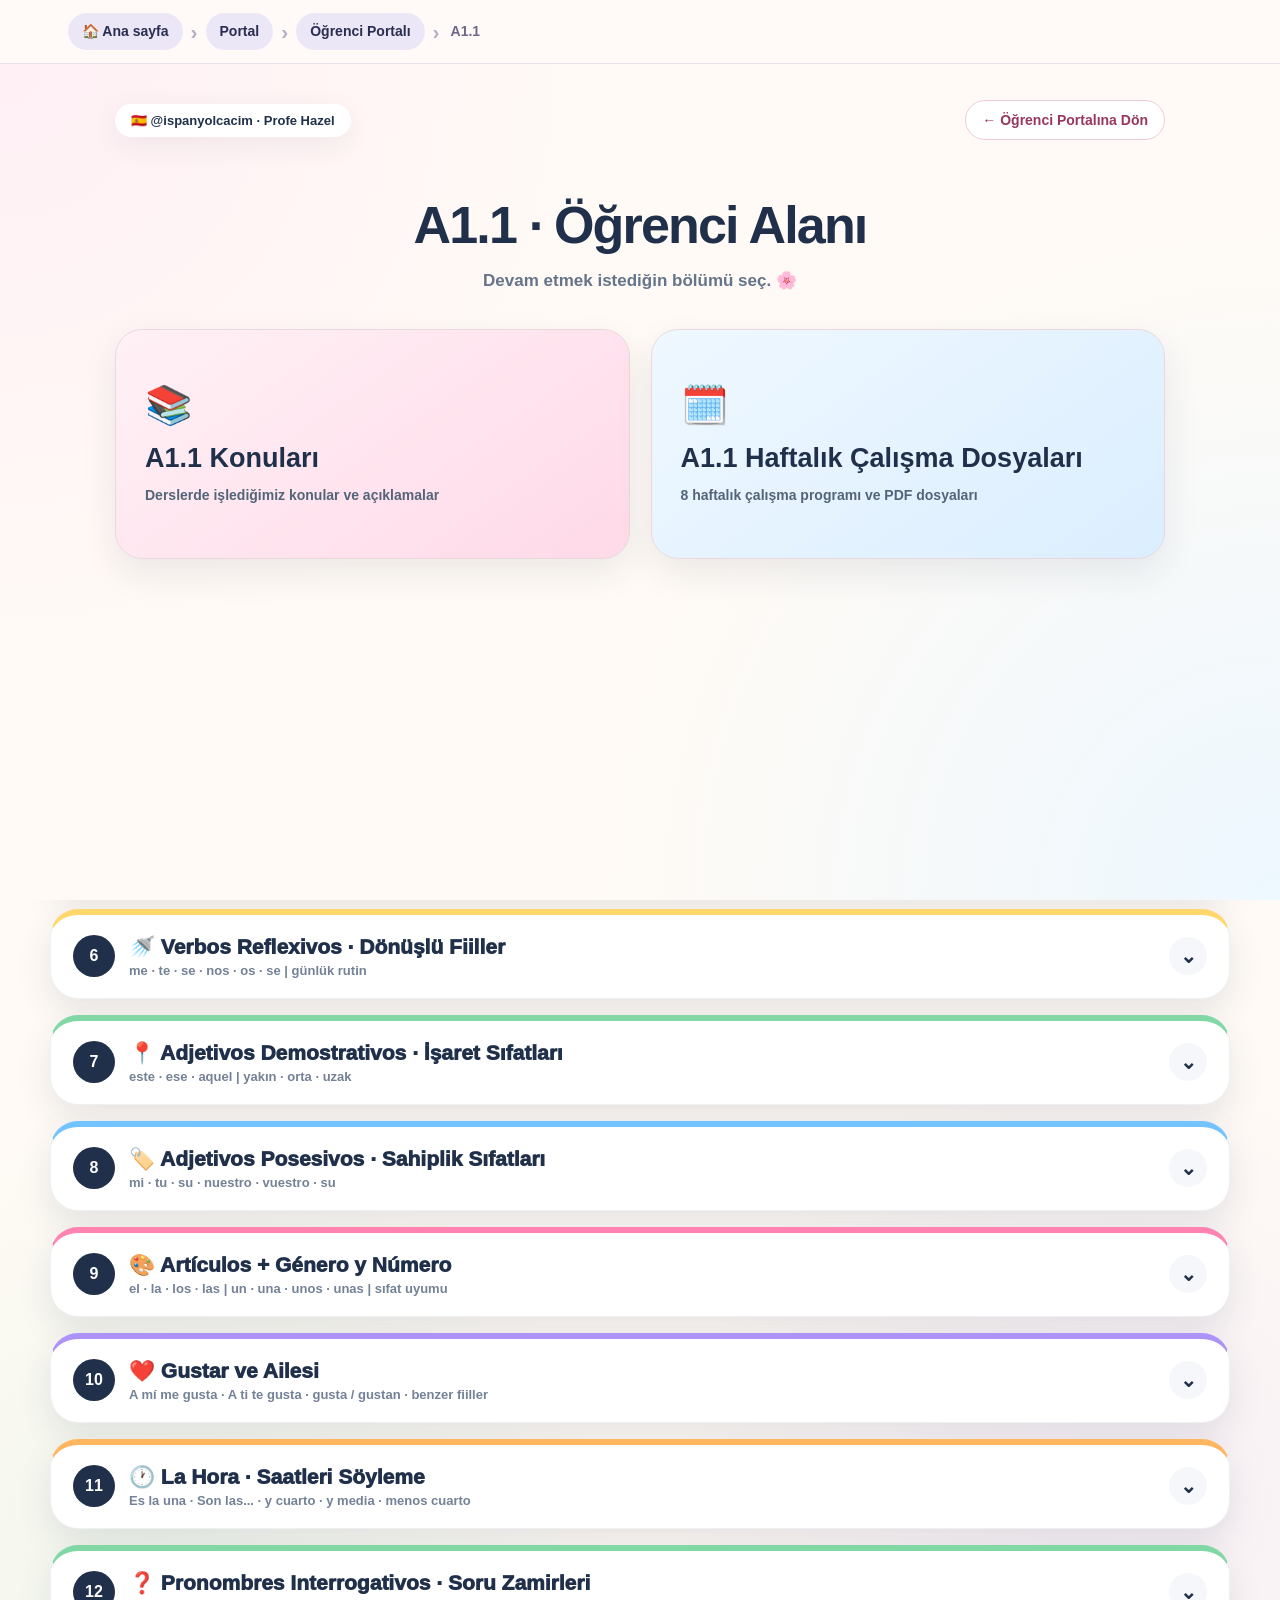
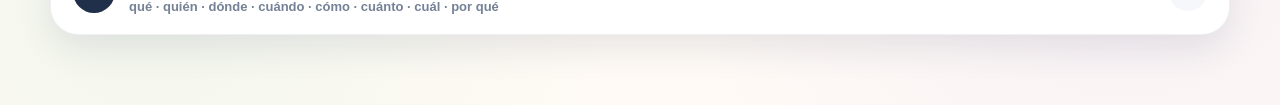
<file: a11.html>
<!DOCTYPE html>
<html lang="tr">
<head>
<meta charset="UTF-8" />
<meta name="viewport" content="width=device-width, initial-scale=1.0" />
<meta name="robots" content="noindex,nofollow" />
<title>A1.1 Öğrenci Portalı — İspanyolcacım</title>

<style>
:root{
  --ink:#20304a;
  --muted:#68778d;
  --bg:#fffaf5;
  --white:#ffffff;
  --pink:#ff82b0;
  --pink-soft:#fff0f5;
  --blue:#72c4ff;
  --blue-soft:#eef8ff;
  --green:#82d8a5;
  --green-soft:#effbf4;
  --purple:#ad93f7;
  --purple-soft:#f4f0ff;
  --orange:#ffb65f;
  --orange-soft:#fff4e5;
  --yellow:#ffd76c;
  --yellow-soft:#fff9df;
  --shadow:0 14px 34px rgba(32,48,74,.10);
  --shadow2:0 24px 60px rgba(32,48,74,.15);
}

*{box-sizing:border-box}
html{scroll-behavior:smooth}

body{
  margin:0;
  font-family:"Trebuchet MS","Segoe UI",Arial,sans-serif;
  color:var(--ink);
  background:
    radial-gradient(circle at 10% 5%, rgba(255,130,176,.11), transparent 24%),
    radial-gradient(circle at 92% 8%, rgba(114,196,255,.12), transparent 24%),
    radial-gradient(circle at 12% 92%, rgba(130,216,165,.10), transparent 24%),
    radial-gradient(circle at 88% 88%, rgba(173,147,247,.10), transparent 24%),
    var(--bg);
  min-height:100vh;
}

button{
  font:inherit;
}

/* ---------- SCREEN SYSTEM ---------- */
.screen{
  display:none;
  min-height:100vh;
}
.screen.active{
  display:block;
}

/* ---------- HOME ---------- */
.home{
  min-height:100vh;
  display:flex;
  flex-direction:column;
}

.home-head{
  text-align:center;
  padding:68px 24px 30px;
}

.home-return{
  display:inline-block;
  margin-bottom:18px;
  padding:15px 28px;
  border-radius:999px;
  background:#ff3366;
  color:#fff;
  text-decoration:none;
  font-weight:900;
  box-shadow:var(--shadow);
  transition:.2s ease;
}
.home-return:hover{
  transform:translateY(-2px);
  box-shadow:var(--shadow2);
}

.brand{
  display:inline-block;
  padding:9px 15px;
  border-radius:999px;
  background:#fff;
  box-shadow:var(--shadow);
  font-size:14px;
  font-weight:900;
}

.home-head h1{
  margin:18px 0 10px;
  font-size:clamp(40px,6vw,82px);
  line-height:1.02;
}

.home-head p{
  max-width:750px;
  margin:0 auto;
  color:var(--muted);
  font-weight:700;
  font-size:clamp(17px,2vw,21px);
}

.levels{
  width:min(1150px,calc(100% - 36px));
  margin:28px auto 70px;
  display:grid;
  grid-template-columns:repeat(2,minmax(0,1fr));
  gap:24px;
}

.level-card{
  border:none;
  cursor:pointer;
  position:relative;
  min-height:245px;
  border-radius:34px;
  padding:30px;
  text-align:left;
  color:var(--ink);
  box-shadow:var(--shadow);
  transition:.22s ease;
  overflow:hidden;
}

.level-card:hover{
  transform:translateY(-6px);
  box-shadow:var(--shadow2);
}

.level-card::after{
  content:"→";
  position:absolute;
  right:28px;
  bottom:23px;
  width:54px;
  height:54px;
  border-radius:50%;
  display:grid;
  place-items:center;
  background:rgba(255,255,255,.78);
  font-size:30px;
  font-weight:900;
}

.level-card .big{
  display:block;
  font-size:clamp(48px,5vw,70px);
  font-weight:1000;
  line-height:1;
}

.level-card .label{
  display:block;
  margin-top:12px;
  font-size:20px;
  font-weight:900;
}

.level-card .desc{
  display:block;
  margin-top:8px;
  color:#617087;
  font-weight:700;
  max-width:82%;
}

.a11{background:linear-gradient(145deg,#fff0f5,#ffdce9)}
.a12{background:linear-gradient(145deg,#edf8ff,#d9efff)}
.a21{background:linear-gradient(145deg,#eefbf3,#d8f5e4)}
.a22{background:linear-gradient(145deg,#f4f0ff,#e7deff)}

.home-foot{
  margin-top:auto;
  text-align:center;
  padding:22px;
  color:#6b778b;
  font-weight:800;
}

/* ---------- LEVEL PAGE ---------- */
.topbar{
  position:sticky;
  top:0;
  z-index:50;
  display:flex;
  justify-content:space-between;
  align-items:center;
  gap:14px;
  padding:14px 22px;
  background:rgba(255,250,245,.93);
  backdrop-filter:blur(14px);
  border-bottom:1px solid rgba(32,48,74,.08);
}

.back{
  border:none;
  background:#fff;
  border-radius:999px;
  padding:10px 15px;
  cursor:pointer;
  font-weight:900;
  color:var(--ink);
  box-shadow:var(--shadow);
}

.top-title{
  font-weight:1000;
}

.hero{
  text-align:center;
  padding:48px 24px 30px;
}

.hero .pill{
  display:inline-block;
  padding:8px 14px;
  border-radius:999px;
  background:#fff;
  box-shadow:var(--shadow);
  font-size:13px;
  font-weight:900;
}

.hero h2{
  margin:16px 0 8px;
  font-size:clamp(38px,5vw,66px);
}

.hero p{
  max-width:800px;
  margin:0 auto;
  color:var(--muted);
  font-size:18px;
  font-weight:700;
}

/* ---------- ACCORDION LIST ---------- */
.topic-list{
  width:min(1180px,calc(100% - 36px));
  margin:20px auto 70px;
  display:flex;
  flex-direction:column;
  gap:16px;
}

.topic{
  background:#fff;
  border-radius:28px;
  box-shadow:var(--shadow);
  overflow:hidden;
  border:1px solid rgba(32,48,74,.07);
}

.topic-btn{
  width:100%;
  border:none;
  cursor:pointer;
  background:transparent;
  color:var(--ink);
  display:flex;
  align-items:center;
  justify-content:space-between;
  gap:18px;
  padding:20px 22px;
  text-align:left;
}

.topic-left{
  display:flex;
  align-items:center;
  gap:14px;
}

.topic-num{
  width:42px;
  height:42px;
  min-width:42px;
  display:grid;
  place-items:center;
  border-radius:50%;
  background:var(--ink);
  color:#fff;
  font-weight:900;
}

.topic-title{
  font-size:21px;
  font-weight:1000;
}

.topic-sub{
  display:block;
  margin-top:4px;
  color:#748196;
  font-size:13px;
  font-weight:700;
}

.arrow{
  width:38px;
  height:38px;
  border-radius:50%;
  display:grid;
  place-items:center;
  background:#f6f7fa;
  font-size:20px;
  font-weight:900;
  transition:.2s ease;
}

.topic.open .arrow{
  transform:rotate(180deg);
}

.topic-content{
  max-height:0;
  opacity:0;
  overflow:hidden;
  transition:max-height .45s ease, opacity .25s ease;
}

.topic.open .topic-content{
  max-height:5000px;
  opacity:1;
}

.inner{
  padding:0 22px 24px;
}

/* ---------- DETAIL ELEMENTS ---------- */
.section-box{
  border-radius:22px;
  padding:18px;
  background:#fbfbfd;
  border:1px solid rgba(32,48,74,.07);
  margin-top:14px;
}

.section-box h3{
  margin:0 0 12px;
  font-size:19px;
}

.alpha-grid{
  display:grid;
  grid-template-columns:repeat(9,minmax(0,1fr));
  gap:8px;
}

.letter{
  text-align:center;
  background:#fff;
  border-radius:14px;
  padding:10px 4px;
  box-shadow:0 5px 14px rgba(32,48,74,.06);
  font-weight:900;
}

.letter span{
  display:block;
  font-size:12px;
  color:#6e7b8f;
  margin-top:4px;
}

.sound-grid{
  display:grid;
  grid-template-columns:repeat(3,minmax(0,1fr));
  gap:12px;
}

.sound{
  background:#fff;
  border-radius:18px;
  padding:14px;
  border-left:5px solid var(--pink);
}

.sound strong{
  display:block;
  margin-bottom:6px;
  font-size:16px;
}

.sound small{
  color:#65758b;
  font-weight:700;
}

.verb-table{
  width:100%;
  border-collapse:separate;
  border-spacing:6px;
  font-size:14px;
}

.verb-table th,.verb-table td{
  padding:10px 8px;
  border-radius:10px;
  text-align:center;
  background:#f7f8fb;
}

.verb-table th{
  font-weight:1000;
}

.rule-grid{
  display:grid;
  grid-template-columns:repeat(2,minmax(0,1fr));
  gap:14px;
}

.rule{
  border-radius:20px;
  padding:16px;
  background:#fff;
  border:1px solid rgba(32,48,74,.07);
}

.rule .rnum{
  display:inline-grid;
  width:32px;
  height:32px;
  place-items:center;
  border-radius:50%;
  color:#fff;
  background:var(--ink);
  font-weight:900;
  margin-bottom:8px;
}

.rule h4{
  margin:0 0 8px;
  font-size:17px;
}

.rule p{
  margin:0;
  color:#5f6f86;
  font-weight:700;
  line-height:1.55;
}

.mini-chips{
  display:flex;
  flex-wrap:wrap;
  gap:7px;
  margin-top:10px;
}

.chip{
  display:inline-block;
  padding:7px 10px;
  border-radius:999px;
  background:#f4f6f9;
  font-size:13px;
  font-weight:900;
}

.alert{
  margin-top:12px;
  padding:12px 14px;
  border-radius:16px;
  background:var(--yellow-soft);
  border:1px solid rgba(255,215,108,.7);
  font-weight:900;
}

.usage-grid{
  display:grid;
  grid-template-columns:repeat(2,minmax(0,1fr));
  gap:12px;
}
.usage-card{
  background:#fff;
  border:1px solid rgba(32,48,74,.07);
  border-radius:18px;
  padding:14px;
}
.usage-card strong{
  display:block;
  margin-bottom:6px;
  font-size:15px;
}
.usage-card p{
  margin:0;
  color:#607087;
  font-size:13px;
  line-height:1.5;
  font-weight:700;
}
.example-box{
  margin-top:8px;
  padding:9px 11px;
  border-radius:13px;
  background:#f7f8fb;
  font-size:13px;
  font-weight:900;
  line-height:1.45;
}
.quick-profile{
  display:grid;
  grid-template-columns:repeat(2,minmax(0,1fr));
  gap:10px;
}
.profile-line{
  background:#fff;
  border-radius:16px;
  padding:12px 14px;
  border:1px solid rgba(32,48,74,.07);
}
.profile-line b{
  display:block;
  margin-bottom:4px;
}

.pink{border-top:6px solid var(--pink)}
.blue{border-top:6px solid var(--blue)}
.green{border-top:6px solid var(--green)}
.purple{border-top:6px solid var(--purple)}
.orange{border-top:6px solid var(--orange)}
.yellow{border-top:6px solid var(--yellow)}

.placeholder{
  text-align:center;
  padding:40px 20px 10px;
  color:#758197;
  font-weight:800;
}

/* ---------- OTHER LEVELS ---------- */
.empty-wrap{
  width:min(850px,calc(100% - 36px));
  margin:80px auto;
  background:#fff;
  box-shadow:var(--shadow);
  border-radius:30px;
  padding:44px 30px;
  text-align:center;
}

.empty-wrap .emoji{
  font-size:56px;
}

.empty-wrap h3{
  margin:12px 0 6px;
  font-size:34px;
}

.empty-wrap p{
  margin:0;
  color:#6a788d;
  font-weight:700;
}



/* ---------- HOMEWORK TRACKER ---------- */
.tracker-home-card{
  background:linear-gradient(145deg,#fff5e9,#ffe1bd);
  display:flex;
  align-items:center;
  justify-content:center;
  text-align:center;
}
.tracker-home-card .label{
  margin:0;
  font-size:clamp(27px,3vw,40px);
  max-width:100%;
}
.tracker-home-card::after{display:none}

.tracker-wrap{
  width:min(1120px,calc(100% - 36px));
  margin:24px auto 70px;
}
.tracker-intro{
  max-width:760px;
  margin:0 auto 24px;
  text-align:center;
  color:var(--muted);
  font-size:17px;
  font-weight:700;
  line-height:1.6;
}
.tracker-login{
  width:min(760px,100%);
  margin:0 auto;
  background:#fff;
  border-radius:30px;
  box-shadow:var(--shadow);
  border:1px solid rgba(32,48,74,.07);
  padding:28px;
}
.tracker-steps{
  display:grid;
  grid-template-columns:repeat(4,1fr);
  gap:8px;
  margin-bottom:22px;
}
.tracker-step{
  background:#f7f8fb;
  border-radius:14px;
  padding:9px 8px;
  text-align:center;
  font-size:12px;
  font-weight:900;
  color:#68778d;
}
.tracker-form-grid{
  display:grid;
  grid-template-columns:1fr 1fr;
  gap:14px;
}
.tracker-field{display:flex;flex-direction:column;gap:7px}
.tracker-field.full{grid-column:1/-1}
.tracker-field label{font-weight:1000;font-size:14px}
.tracker-input{
  width:100%;
  border:2px solid #e8ebf1;
  border-radius:16px;
  padding:14px 15px;
  font:inherit;
  font-size:16px;
  outline:none;
  background:#fbfcfe;
  color:var(--ink);
}
.tracker-input:focus{
  border-color:var(--orange);
  box-shadow:0 0 0 4px rgba(255,182,95,.15);
}
.tracker-input:disabled{opacity:.6;cursor:not-allowed}
.tracker-button{
  width:100%;
  margin-top:16px;
  border:none;
  border-radius:17px;
  padding:15px 18px;
  cursor:pointer;
  background:var(--ink);
  color:#fff;
  font-weight:1000;
  font-size:16px;
}
.tracker-button:disabled{opacity:.55;cursor:wait}
.tracker-message{
  display:none;
  margin-top:14px;
  padding:12px 14px;
  border-radius:14px;
  font-weight:900;
  font-size:14px;
}
.tracker-message.show{display:block}
.tracker-message.error{background:#fff0f2;color:#b23349}
.tracker-message.info{background:var(--blue-soft);color:#346783}

.tracker-results{display:none;margin-top:26px}
.tracker-results.show{display:block}
.tracker-profile{
  background:#fff;
  border-radius:30px;
  box-shadow:var(--shadow);
  border:1px solid rgba(32,48,74,.07);
  padding:26px;
}
.tracker-profile-head{
  display:flex;
  align-items:flex-start;
  justify-content:space-between;
  gap:18px;
  flex-wrap:wrap;
}
.tracker-profile h3{margin:0;font-size:30px}
.tracker-level-pill{
  display:inline-block;
  margin-top:7px;
  padding:7px 11px;
  border-radius:999px;
  background:var(--orange-soft);
  font-size:13px;
  font-weight:1000;
}
.tracker-progress-number{font-size:38px;font-weight:1000;line-height:1}
.tracker-progress-label{font-size:12px;color:var(--muted);font-weight:900;margin-top:5px;text-align:right}
.tracker-progress-track{
  height:14px;
  border-radius:999px;
  background:#edf0f4;
  overflow:hidden;
  margin-top:20px;
}
.tracker-progress-fill{
  height:100%;
  width:0;
  border-radius:999px;
  background:linear-gradient(90deg,var(--green),var(--blue));
  transition:width .45s ease;
}
.tracker-stats{
  display:grid;
  grid-template-columns:repeat(5,1fr);
  gap:12px;
  margin-top:18px;
}
.tracker-stat{
  border-radius:18px;
  padding:15px;
  text-align:center;
  background:#f8f9fb;
}
.tracker-stat strong{display:block;font-size:25px}
.tracker-stat span{font-size:12px;font-weight:900;color:var(--muted)}
.tracker-stat.average{background:linear-gradient(145deg,var(--pink-soft),var(--purple-soft));border:1px solid rgba(173,147,247,.24)}
.tracker-stat.average strong{color:#7a56c7}
.tracker-filters{
  display:flex;
  flex-wrap:wrap;
  gap:9px;
  margin:22px 0 14px;
}
.tracker-filter{
  border:none;
  border-radius:999px;
  padding:9px 13px;
  cursor:pointer;
  background:#fff;
  box-shadow:0 5px 14px rgba(32,48,74,.08);
  color:var(--ink);
  font-weight:900;
}
.tracker-filter.active{background:var(--ink);color:#fff}
.tracker-list{display:flex;flex-direction:column;gap:11px}
.tracker-task{
  display:grid;
  grid-template-columns:minmax(0,1fr) auto;
  gap:14px;
  align-items:center;
  background:#fff;
  border-radius:20px;
  padding:16px 18px;
  border:1px solid rgba(32,48,74,.07);
  box-shadow:0 6px 18px rgba(32,48,74,.05);
}
.tracker-task-title{font-weight:1000;font-size:16px}
.tracker-task-value{
  white-space:pre-line;
  margin-top:5px;
  color:#66758a;
  font-size:12px;
  font-weight:700;
  line-height:1.45;
}
.tracker-status{
  display:inline-flex;
  align-items:center;
  justify-content:center;
  min-width:118px;
  padding:8px 11px;
  border-radius:999px;
  font-size:12px;
  font-weight:1000;
}
.tracker-status.completed{background:var(--green-soft);color:#34704c}
.tracker-status.missing{background:#fff0f2;color:#b23349}
.tracker-status.pending{background:var(--yellow-soft);color:#8b6814}
.tracker-empty{
  padding:30px 18px;
  text-align:center;
  color:var(--muted);
  font-weight:900;
}
.tracker-note{
  margin-top:12px;
  text-align:center;
  color:#7b8798;
  font-size:12px;
  font-weight:700;
}

@media(max-width:700px){
  .tracker-form-grid{grid-template-columns:1fr}
  .tracker-field.full{grid-column:auto}
  .tracker-steps{grid-template-columns:1fr 1fr}
  .tracker-stats{grid-template-columns:1fr 1fr}
  .tracker-task{grid-template-columns:1fr}
  .tracker-status{justify-self:start}
}

/* ---------- PASSWORD MODAL ---------- */
.modal{
  position:fixed;
  inset:0;
  z-index:999;
  display:none;
  align-items:center;
  justify-content:center;
  padding:20px;
  background:rgba(32,48,74,.34);
  backdrop-filter:blur(7px);
}
.modal.show{display:flex}
.modal-card{
  width:min(430px,100%);
  background:#fff;
  border-radius:30px;
  padding:28px;
  box-shadow:0 30px 90px rgba(32,48,74,.28);
  text-align:center;
  border:1px solid rgba(32,48,74,.08);
}
.modal-icon{
  width:68px;
  height:68px;
  margin:0 auto 12px;
  border-radius:22px;
  display:grid;
  place-items:center;
  background:linear-gradient(145deg,var(--pink-soft),var(--purple-soft));
  font-size:34px;
}
.modal-card h3{
  margin:6px 0 7px;
  font-size:27px;
}
.modal-card p{
  margin:0 0 18px;
  color:var(--muted);
  font-weight:700;
  line-height:1.5;
}
.password-input{
  width:100%;
  border:2px solid #e8ebf1;
  border-radius:16px;
  padding:14px 15px;
  font-size:17px;
  outline:none;
  color:var(--ink);
  background:#fbfcfe;
}
.password-input:focus{
  border-color:var(--purple);
  box-shadow:0 0 0 4px rgba(173,147,247,.12);
}
.modal-actions{
  display:grid;
  grid-template-columns:1fr 1fr;
  gap:10px;
  margin-top:12px;
}
.modal-btn{
  border:none;
  border-radius:15px;
  padding:12px 14px;
  font-weight:900;
  cursor:pointer;
}
.modal-btn.cancel{
  background:#f3f5f8;
  color:var(--ink);
}
.modal-btn.enter{
  background:var(--ink);
  color:white;
}
.password-error{
  display:none;
  margin-top:12px;
  padding:10px 12px;
  border-radius:13px;
  background:#fff0f2;
  color:#b23349;
  font-size:13px;
  font-weight:900;
}
.password-error.show{display:block}

/* ---------- RESPONSIVE ---------- */
@media(max-width:900px){
  .levels{grid-template-columns:1fr}
  .alpha-grid{grid-template-columns:repeat(6,minmax(0,1fr))}
  .sound-grid{grid-template-columns:1fr 1fr}
  .rule-grid{grid-template-columns:1fr}
}

@media(max-width:620px){
  .home-head{padding-top:42px}
  .level-card{min-height:205px}
  .topic-title{font-size:18px}
  .alpha-grid{grid-template-columns:repeat(4,minmax(0,1fr))}
  .sound-grid{grid-template-columns:1fr}
  .usage-grid,.quick-profile{grid-template-columns:1fr}
  .verb-table{font-size:12px}
  .verb-table th,.verb-table td{padding:8px 4px}
  .top-title{font-size:14px}
}
</style>
</head>

<body><script src="portal-breadcrumbs.js?v=20261115-1"></script>
<section id="a11" class="screen active">
  <div class="topbar">
    <button class="back" onclick="location.href='ogrenci-portali.html'">← Ana Sayfa</button>
    <div class="top-title">🇪🇸 A1.1 · Dönem Sonu Özeti</div>
    <div></div>
  </div>

  <div class="hero">
    <div class="pill">✨ KONUYA TIKLA · DETAYLARI AÇ</div>
    <h2>A1.1 Konuları</h2>
    <p>Konular liste halinde. İstediğin başlığa tıklayıp özet kartlarını açabilirsin.</p>
  </div>

  <div class="topic-list">

    <!-- 1. ALFABE -->
    <article class="topic pink">
      <button class="topic-btn" onclick="toggleTopic(this)">
        <div class="topic-left">
          <span class="topic-num">1</span>
          <div>
            <div class="topic-title">🔤 El alfabeto español</div>
            <span class="topic-sub">Harf adları · özel sesler · harf kombinasyonları</span>
          </div>
        </div>
        <span class="arrow">⌄</span>
      </button>

      <div class="topic-content">
        <div class="inner">

          <div class="section-box">
            <h3>🔠 İspanyol Alfabesi — Harflerin Adı</h3>

            <table class="verb-table">
              <tr>
                <th>Harf</th><th>Adı</th>
                <th>Harf</th><th>Adı</th>
                <th>Harf</th><th>Adı</th>
              </tr>
              <tr><td>A</td><td>a</td><td>J</td><td>jota</td><td>S</td><td>ese</td></tr>
              <tr><td>B</td><td>be</td><td>K</td><td>ka</td><td>T</td><td>te</td></tr>
              <tr><td>C</td><td>ce</td><td>L</td><td>ele</td><td>U</td><td>u</td></tr>
              <tr><td>D</td><td>de</td><td>M</td><td>eme</td><td>V</td><td>uve</td></tr>
              <tr><td>E</td><td>e</td><td>N</td><td>ene</td><td>W</td><td>uve doble</td></tr>
              <tr><td>F</td><td>efe</td><td>Ñ</td><td>eñe</td><td>X</td><td>equis</td></tr>
              <tr><td>G</td><td>ge</td><td>O</td><td>o</td><td>Y</td><td><strong>i griega</strong></td></tr>
              <tr><td>H</td><td>hache</td><td>P</td><td>pe</td><td>Z</td><td>zeta</td></tr>
              <tr><td>I</td><td>i</td><td>Q</td><td>cu</td><td>R</td><td>erre</td></tr>
            </table>
          </div>

          <div class="section-box">
            <h3>🎧 Özel Sesler — Hızlı Hatırlatma</h3>

            <div class="usage-grid">
              <div class="usage-card">
                <strong>Ñ → “ny”</strong>
                <p>Türkçedeki “ny” sesine yakın.</p>
                <div class="example-box">niño · España · mañana</div>
              </div>

              <div class="usage-card">
                <strong>LL → “y” sesi</strong>
                <p>Temel seviyede “y” gibi hatırlayabilirsin.</p>
                <div class="example-box">llamar · lluvia · calle</div>
              </div>

              <div class="usage-card">
                <strong>RR → güçlü “r”</strong>
                <p>Daha kuvvetli ve titreşimli söylenir.</p>
                <div class="example-box">perro · correr · arriba</div>
              </div>

              <div class="usage-card">
                <strong>B / V</strong>
                <p>İspanyolcada sesleri birbirine çok yakındır.</p>
                <div class="example-box">bien · vivir · beber</div>
              </div>

              <div class="usage-card">
                <strong>J → sert “h”</strong>
                <p>Boğazdan gelen sert bir “h” sesi.</p>
                <div class="example-box">jamón · junio · trabajar</div>
              </div>

              <div class="usage-card">
                <strong>H → sessiz</strong>
                <p>Yazılır ama okunmaz.</p>
                <div class="example-box">hola · hotel · ahora</div>
              </div>
            </div>
          </div>

          <div class="section-box">
            <h3>🟦 G Harfi — Kurallar Arka Arkaya</h3>
            <div class="usage-grid">
              <div class="usage-card">
                <strong>G + A / O / U → “g”</strong>
                <div class="example-box">gato · goma · gusto</div>
              </div>

              <div class="usage-card">
                <strong>G + E / I → sert “h”</strong>
                <div class="example-box">gente · girar · gimnasio</div>
              </div>

              <div class="usage-card">
                <strong>G + UE / UI → “g”</strong>
                <p>Bu yapıda <strong>u okunmaz</strong>.</p>
                <div class="example-box">guerra · guitarra · Guillermo</div>
              </div>

              <div class="usage-card">
                <strong>G + ÜE / ÜI → u da okunur</strong>
                <p>Üstündeki iki nokta bize “u” sesini de söylememiz gerektiğini hatırlatır.</p>
                <div class="example-box">vergüenza · pingüino · bilingüe</div>
              </div>
            </div>
          </div>

          <div class="section-box">
            <h3>🟥 C ve Z Harfi</h3>
            <div class="usage-grid">
              <div class="usage-card">
                <strong>C + A / O / U → “k”</strong>
                <div class="example-box">casa · cosa · Cuba</div>
              </div>

              <div class="usage-card">
                <strong>C + E / I → peltek “s”</strong>
                <div class="example-box">cena · cine · cinco · cero</div>
              </div>

              <div class="usage-card">
                <strong>Z → peltek “s”</strong>
                <div class="example-box">zapato · zona · azul</div>
              </div>

              <div class="usage-card">
                <strong>QU + E / I → “k”</strong>
                <p>Bu yapıda <strong>u okunmaz</strong>.</p>
                <div class="example-box">queso · quiero · quince</div>
              </div>
            </div>
          </div>

        </div>
      </div>
    </article>

    <!-- 2. PRESENTE -->
    <article class="topic blue">
      <button class="topic-btn" onclick="toggleTopic(this)">
        <div class="topic-left">
          <span class="topic-num">2</span>
          <div>
            <div class="topic-title">🔄 Presente de Indicativo</div>
            <span class="topic-sub">Düzenli fiiller · 6 özne · 5 düzensizlik mantığı</span>
          </div>
        </div>
        <span class="arrow">⌄</span>
      </button>

      <div class="topic-content">
        <div class="inner">

          <div class="section-box">
            <h3>✅ Düzenli -AR / -ER / -IR Fiilleri</h3>

            <table class="verb-table">
              <tr>
                <th>Özne</th>
                <th>HABLAR</th>
                <th>COMER</th>
                <th>VIVIR</th>
              </tr>
              <tr><td>yo</td><td>hablo</td><td>como</td><td>vivo</td></tr>
              <tr><td>tú</td><td>hablas</td><td>comes</td><td>vives</td></tr>
              <tr><td>él / ella / usted</td><td>habla</td><td>come</td><td>vive</td></tr>
              <tr><td>nosotros/as</td><td>hablamos</td><td>comemos</td><td>vivimos</td></tr>
              <tr><td>vosotros/as</td><td>habláis</td><td>coméis</td><td>vivís</td></tr>
              <tr><td>ellos / ellas / ustedes</td><td>hablan</td><td>comen</td><td>viven</td></tr>
            </table>

            <div class="alert">📌 Önce mastar ekini çıkar: hablar → habl- · comer → com- · vivir → viv-</div>
          </div>

          <div class="section-box">
            <h3>⚡ Düzensizlikleri 5 grupta hatırla</h3>

            <div class="rule-grid">

              <div class="rule">
                <span class="rnum">1</span>
                <h4>Ses Değişimi Olanlar</h4>
                <p>Fiilin kökündeki ses değişir. Genellikle <strong>3–2–1 kuralı</strong> vardır: yo, tú, él/ella/usted ve ellos/ellas/ustedes değişir; nosotros ve vosotros genellikle düzenli kalır.</p>

                <div class="usage-grid" style="margin-top:12px;">
                  <div class="usage-card">
                    <strong>E → IE</strong>
                    <p>pensar → pienso<br>querer → quiero<br>empezar → empiezo<br>entender → entiendo<br>cerrar → cierro</p>
                  </div>

                  <div class="usage-card">
                    <strong>E → I</strong>
                    <p>pedir → pido<br>servir → sirvo<br>repetir → repito<br>vestir → visto<br>medir → mido</p>
                  </div>

                  <div class="usage-card">
                    <strong>O → UE</strong>
                    <p>poder → puedo<br>volver → vuelvo<br>dormir → duermo<br>contar → cuento<br>costar → cuesta</p>
                  </div>

                  <div class="usage-card">
                    <strong>U → UE</strong>
                    <p>jugar → juego<br><br>📌 Bu grup için temel örnek: <b>jugar</b>.</p>
                  </div>

                  <div class="usage-card">
                    <strong>+ Y Kaynaştırması</strong>
                    <p><b>-uir</b> ile biten ve <b>u-i-r seslerini duyduğumuz</b> fiillerde görülür.</p>
                    <div class="example-box">construir → construyo<br>destruir → destruyo<br>huir → huyo<br>influir → influyo<br>sustituir → sustituyo<br>distribuir → distribuyo</div>
                  </div>
                </div>

                <div class="alert">🧠 3–2–1: değişim yo–tú–él/ella/usted | nosotros–vosotros düzenli | ellos/ellas/ustedes tekrar değişir.</div>
              </div>

              <div class="rule">
                <span class="rnum">2</span>
                <h4>Sadece “YO” Düzensiz Olanlar</h4>
                <p>Fiilin özellikle <strong>1. tekil şahıs (yo)</strong> çekimi düzensizdir; diğer şahıslar çoğunlukla düzenli mantığı takip eder.</p>
                <div class="mini-chips">
                  <span class="chip">saber → sé</span>
                  <span class="chip">dar → doy</span>
                  <span class="chip">ver → veo</span>
                  <span class="chip">caber → quepo</span>
                  <span class="chip">hacer → hago</span>
                  <span class="chip">poner → pongo</span>
                  <span class="chip">salir → salgo</span>
                  <span class="chip">traer → traigo</span>
                  <span class="chip">caer → caigo</span>
                  <span class="chip">valer → valgo</span>
                </div>

                <div class="alert">➕ <b>-acer / -ecer / -ocer / -ucir</b> ile biten birçok fiil YO çekiminde <b>-zco</b> alır.</div>
                <div class="mini-chips">
                  <span class="chip">nacer → nazco</span>
                  <span class="chip">parecer → parezco</span>
                  <span class="chip">conocer → conozco</span>
                  <span class="chip">traducir → traduzco</span>
                  <span class="chip">producir → produzco</span>
                  <span class="chip">conducir → conduzco</span>
                </div>
              </div>

              <div class="rule">
                <span class="rnum">3</span>
                <h4>Çift Düzensizlik</h4>
                <p>Bu fiillerde <strong>hem ses değişimi</strong> vardır hem de <strong>yo çekimi özel/düzensizdir</strong>.</p>
                <div class="mini-chips">
                  <span class="chip">tener → tengo / tienes</span>
                  <span class="chip">venir → vengo / vienes</span>
                  <span class="chip">decir → digo / dices</span>
                </div>
                <div class="alert">🧠 YO ayrı ezberlenir; diğer ilgili kişilerde ses değişimi mantığı devam eder.</div>
              </div>

              <div class="rule">
                <span class="rnum">4</span>
                <h4>Yazım Kuralı Nedeniyle Düzensiz Olanlar</h4>
                <div class="alert">🗣️✍️ <b>İspanyolca hep önce konuşur, sonra yazar!</b></div>
                <p style="margin-top:10px;">Amaç, fiilin sesini/telaffuzunu korumaktır. Konuşmada aynı sesi duyarız; yazıda o sesi koruyabilmek için harf değişikliği görürüz.</p>
                <div class="mini-chips">
                  <span class="chip">seguir → sigo</span>
                  <span class="chip">distinguir → distingo</span>
                  <span class="chip">coger → cojo</span>
                  <span class="chip">proteger → protejo</span>
                </div>
                <div class="alert">✍️ “Neden harf değişti?” → Çünkü İspanyolca yazım, duyduğumuz sesi korumaya çalışıyor.</div>
              </div>

              <div class="rule">
                <span class="rnum">5</span>
                <h4>Tamamen Düzensiz Olanlar</h4>
                <p>Bu fiillerde düzenli -AR / -ER / -IR çekim mantığına güvenmeyiz; çekimler bütün olarak öğrenilir.</p>
                <div class="mini-chips">
                  <span class="chip">SER → soy, eres, es, somos, sois, son</span>
                  <span class="chip">IR → voy, vas, va, vamos, vais, van</span>
                </div>
                <div class="alert">⭐ BONUS — ESTAR: estoy, <b>estás</b>, <b>está</b>, estamos, <b>estáis</b>, <b>están</b>. 2. ve 3. tekil ile 2. ve 3. çoğulda tildeyi unutma.</div>
              </div>

            </div>
          </div>

        </div>
      </div>
    </article>

    <!-- 3 -->
    <article class="topic green">
      <button class="topic-btn" onclick="toggleTopic(this)">
        <div class="topic-left">
          <span class="topic-num">3</span>
          <div>
            <div class="topic-title">🗣️ Kendi Tanıtımı · Presentación Personal</div>
            <span class="topic-sub">İsim · köken · milliyet · meslek · yaş · konum · aile</span>
          </div>
        </div>
        <span class="arrow">⌄</span>
      </button>

      <div class="topic-content">
        <div class="inner">

          <div class="section-box">
            <h3>👋 Kendini Tanıtırken Kullanabileceğin İskelet</h3>
            <div class="quick-profile">

              <div class="profile-line">
                <b>1. İsim / Tanıtım</b>
                Me llamo Hazel. / Soy Hazel.
              </div>

              <div class="profile-line">
                <b>2. Köken – Milliyet</b>
                Soy de Turquía. / Soy turca.
              </div>

              <div class="profile-line">
                <b>3. Meslek</b>
                Soy profesora de español.<br>
                ¿A qué te dedicas?
              </div>

              <div class="profile-line">
                <b>4. Yaş</b>
                Tengo ... años.<br>
                ¿Cuántos años tienes?
              </div>

              <div class="profile-line">
                <b>5. Konum / Nerede olduğun</b>
                Estoy en Antalya.<br>
                Estoy en clase de español.
              </div>

              <div class="profile-line">
                <b>6. Aile / İlişki</b>
                Ella es mi hermana.<br>
                Ellos son mis padres.
              </div>

            </div>
          </div>

          <div class="section-box">
            <h3>🧠 Hangi Fiili Seçiyorum?</h3>
            <div class="usage-grid">
              <div class="usage-card">
                <strong>SER</strong>
                <p>Kim olduğun, kökenin/milliyetin, mesleğin, tanım ve ilişkiler.</p>
                <div class="example-box">Soy profesora.<br>Soy de Turquía.<br>Ella es mi hermana.</div>
              </div>

              <div class="usage-card">
                <strong>TENER</strong>
                <p>Yaş ve sahiplik.</p>
                <div class="example-box">Tengo 30 años.<br>Tengo una familia grande.</div>
              </div>

              <div class="usage-card">
                <strong>ESTAR</strong>
                <p>O anda nerede olduğun ve geçerli durumun.</p>
                <div class="example-box">Estoy en casa.<br>Estoy cansada.</div>
              </div>

              <div class="usage-card">
                <strong>HAY</strong>
                <p>Bir yerde neyin “var / bulunduğunu” söylemek için.</p>
                <div class="example-box">Hay un café cerca.<br>Hay dos personas.</div>
              </div>
            </div>
          </div>

        </div>
      </div>
    </article>

    <!-- 4 -->
    <article class="topic purple">
      <button class="topic-btn" onclick="toggleTopic(this)">
        <div class="topic-left">
          <span class="topic-num">4</span>
          <div>
            <div class="topic-title">🧩 SER · ESTAR · TENER · HABER (HAY)</div>
            <span class="topic-sub">Kullanım alanları · kısa formüller · örnekler</span>
          </div>
        </div>
        <span class="arrow">⌄</span>
      </button>

      <div class="topic-content">
        <div class="inner">

          <div class="section-box">
            <h3>🔵 SER — Daha kalıcı / tanımlayıcı bilgiler</h3>
            <div class="usage-grid">
              <div class="usage-card"><strong>1. Presentación – Descripción</strong><p>Tanıtım ve tasvir.</p><div class="example-box">Yo soy David.<br>Eres muy guapa.</div></div>
              <div class="usage-card"><strong>2. Origen – Nacionalidad</strong><p>Köken ve milliyet.</p><div class="example-box">Soy de Turquía.<br>İhsan es turco.</div></div>
              <div class="usage-card"><strong>3. Profesión</strong><p>Meslek.</p><div class="example-box">Mi padre es abogado.<br>Soy profesora de español.</div></div>
              <div class="usage-card"><strong>4. Ideología – Religión</strong><p>İdeoloji ve din bilgisi.</p><div class="example-box">Mis primos son musulmanes.</div></div>
              <div class="usage-card"><strong>5. Material</strong><p>Bir şeyin hangi malzemeden olduğu.</p><div class="example-box">La mesa es de madera.<br>El anillo es de oro.</div></div>
              <div class="usage-card"><strong>6. Posesión – Relación</strong><p>Aidiyet ve ilişki.</p><div class="example-box">El libro es de Alejandra.<br>Ella es mi hermana.</div></div>
              <div class="usage-card"><strong>7. La hora y la fecha</strong><p>Saat ve tarih.</p><div class="example-box">Es la una.<br>Son las dos.<br>Hoy es lunes.</div></div>
              <div class="usage-card"><strong>8. El precio</strong><p>Fiyat belirtme.</p><div class="example-box">El libro es 10 euros.</div></div>
            </div>
          </div>

          <div class="section-box">
            <h3>🟢 ESTAR — O anda geçerli durum / konum</h3>
            <div class="usage-grid">
              <div class="usage-card"><strong>1. Estado de ánimo</strong><p>Ruh hali ve o anki durum.</p><div class="example-box">Estoy triste.<br>Estás cansado.</div></div>
              <div class="usage-card"><strong>2. Resultado de proceso anterior</strong><p>Bir olayın veya sürecin sonucu.</p><div class="example-box">La puerta está cerrada.<br>El jarrón está roto.</div></div>
              <div class="usage-card"><strong>3. Estado civil</strong><p>Medeni durum.</p><div class="example-box">Estoy soltera.<br>Estamos casados.<br>⚠️ Soy viudo.</div></div>
              <div class="usage-card"><strong>4. Estar + gerundio</strong><p>Devam eden eylem.</p><div class="example-box">Laura está escribiendo.<br>Estoy hablando.</div></div>
              <div class="usage-card"><strong>5. Profesión temporal</strong><p><b>estar de + meslek</b>: dönemsel/geçici çalışma.</p><div class="example-box">Ahora estoy de taxista.</div></div>
              <div class="usage-card"><strong>6. Situación – Localización – Compañía</strong><p>Durum, konum ve kiminle olduğumuz.</p><div class="example-box">Estamos en clase.<br>Estoy con mis amigos.</div></div>
              <div class="usage-card"><strong>7. Fecha – Estación del año</strong><p>Nosotros ile: <b>estamos a + gün/tarih</b>, <b>estamos en + mevsim</b>.</p><div class="example-box">Estamos a domingo.<br>Estamos en primavera.</div></div>
              <div class="usage-card"><strong>8. Precio con “a”</strong><p>“a” edatıyla fiyat.</p><div class="example-box">¿A cuánto están las manzanas?<br>Están a 2€ el kilo.</div></div>
            </div>
          </div>

          <div class="section-box">
            <h3>🟡 TENER — 4 temel kullanım</h3>
            <div class="usage-grid">
              <div class="usage-card"><strong>1. Tener + isim</strong><p>Aidiyet / sahiplik / ilişki.</p><div class="example-box">Tengo una casa.<br>Tenemos una familia grande.</div></div>
              <div class="usage-card"><strong>2. Tener + sayı + años</strong><p>Yaş ifade eder.</p><div class="example-box">Mi padre tiene 60 años.<br>¿Cuántos años tienes?</div></div>
              <div class="usage-card"><strong>3. Tener que + infinitivo</strong><p>İhtiyaç veya zorunluluk.</p><div class="example-box">Tengo que estudiar.<br>Tenemos que practicar más.</div></div>
              <div class="usage-card"><strong>4. Fiziksel hisler / durumlar</strong><p>tener fiebre · dolor de · tos · sed · hambre · calor · frío · sueño</p><div class="example-box">Tengo hambre.<br>¿Tienes frío?<br>No tengo sueño.</div></div>
            </div>
          </div>

          <div class="section-box">
            <h3>🟣 HABER → HAY — “Var / bulunuyor”</h3>
            <div class="alert">HAY <b>impersonal</b> bir yapıdır: öznesi yoktur ve tekil/çoğula göre değişmez.<br>Hay un coche. · Hay dos coches.</div>

            <div class="usage-grid" style="margin-top:12px;">
              <div class="usage-card"><strong>1. Belirsiz artikeller</strong><p>un / una / unos / unas</p><div class="example-box">Hay una silla en la habitación.</div></div>
              <div class="usage-card"><strong>2. Sayılar</strong><p>Miktar sayıyla belirtilir.</p><div class="example-box">Hay tres bicicletas rojas.</div></div>
              <div class="usage-card"><strong>3. Belirsiz miktarlar</strong><p>poco · mucho · algo vb.</p><div class="example-box">Hay poca gente aquí.<br>Hay algo en la bolsa.</div></div>
              <div class="usage-card"><strong>4. Çoğul / sayılamayan isimler</strong><p>Birden fazla veya sayılamayan isim.</p><div class="example-box">Hay chicas en el parque.<br>Hay agua en el vaso.</div></div>
              <div class="usage-card"><strong>Yer ifadeleriyle</strong><p>Bir şeyin nerede bulunduğunu söyler.</p><div class="example-box">Hay un perro en el jardín.</div></div>
              <div class="usage-card"><strong>Soru cümlelerinde</strong><p>Bir şeyin var olup olmadığını / miktarını sorarız.</p><div class="example-box">¿Hay algo que necesites?<br>¿Cuántas personas hay?</div></div>
            </div>

            <div class="alert"><b>HAY + belirli artikel (el / la / los / las) kullanılmaz.</b><br>❌ Hay la silla. &nbsp; ✅ Hay una silla.</div>
          </div>

        </div>
      </div>
    </article>

    <!-- 5 -->
    <article class="topic orange">
      <button class="topic-btn" onclick="toggleTopic(this)">
        <div class="topic-left">
          <span class="topic-num">5</span>
          <div>
            <div class="topic-title">🧠 Perífrasis Verbales</div>
            <span class="topic-sub">Fiil + mastar yapıları · zorunluluk · alışkanlık · başlangıç · tekrar</span>
          </div>
        </div>
        <span class="arrow">⌄</span>
      </button>

      <div class="topic-content">
        <div class="inner">

          <div class="section-box">
            <h3>🔗 Perífrasis Verbales — Hızlı Hatırlatma</h3>
            <p style="margin:0 0 14px;color:#607087;font-weight:700;line-height:1.6;">
              İki fiilin birlikte tek bir anlam oluşturduğu yapılardır. İlk fiil kişiye göre çekilir; ikinci fiil çoğunlukla <strong>mastar</strong> halinde kalır.
            </p>

            <table class="verb-table">
              <tr>
                <th>Yapı</th>
                <th>Anlam</th>
                <th>Presente Örneği</th>
                <th>Türkçesi</th>
              </tr>

              <tr>
                <td><strong>tener que + inf.</strong></td>
                <td>zorunda olmak</td>
                <td>Tengo que estudiar.</td>
                <td>Ders çalışmak zorundayım.</td>
              </tr>

              <tr>
                <td><strong>hay que + inf.</strong></td>
                <td>yapmak gerekir</td>
                <td>Hay que estudiar.</td>
                <td>Ders çalışmak gerekir.</td>
              </tr>

              <tr>
                <td><strong>deber + inf.</strong></td>
                <td>yapmalı / -meli -malı</td>
                <td>Debes estudiar.</td>
                <td>Ders çalışmalısın.</td>
              </tr>

              <tr>
                <td><strong>necesitar + inf.</strong></td>
                <td>yapmaya ihtiyaç duymak</td>
                <td>Necesito descansar.</td>
                <td>Dinlenmeye ihtiyacım var.</td>
              </tr>

              <tr>
                <td><strong>soler + inf.</strong></td>
                <td>genellikle yapmak</td>
                <td>Suelo caminar.</td>
                <td>Genellikle yürürüm.</td>
              </tr>

              <tr>
                <td><strong>empezar a + inf.</strong></td>
                <td>yapmaya başlamak</td>
                <td>Empiezo a estudiar.</td>
                <td>Ders çalışmaya başlıyorum.</td>
              </tr>

              <tr>
                <td><strong>ponerse a + inf.</strong></td>
                <td>birden başlamaya koyulmak</td>
                <td>Me pongo a estudiar.</td>
                <td>Birden ders çalışmaya koyuluyorum.</td>
              </tr>

              <tr>
                <td><strong>volver a + inf.</strong></td>
                <td>yeniden yapmak</td>
                <td>Vuelvo a llamar.</td>
                <td>Tekrar arıyorum.</td>
              </tr>

              <tr>
                <td><strong>acabar de + inf.</strong></td>
                <td>az önce yapmak</td>
                <td>Acabo de llegar.</td>
                <td>Az önce geldim.</td>
              </tr>

              <tr>
                <td><strong>dejar de + inf.</strong></td>
                <td>yapmayı bırakmak</td>
                <td>Dejo de fumar.</td>
                <td>Sigara içmeyi bırakıyorum.</td>
              </tr>
            </table>

            <div class="alert">
              📌 Tüm örnekler <strong>Presente de Indicativo</strong> ile verilmiştir.
            </div>
          </div>

        </div>
      </div>
    </article>

    <!-- 6 -->
    <article class="topic yellow">
      <button class="topic-btn" onclick="toggleTopic(this)">
        <div class="topic-left">
          <span class="topic-num">6</span>
          <div>
            <div class="topic-title">🚿 Verbos Reflexivos · Dönüşlü Fiiller</div>
            <span class="topic-sub">me · te · se · nos · os · se | günlük rutin</span>
          </div>
        </div>
        <span class="arrow">⌄</span>
      </button>

      <div class="topic-content">
        <div class="inner">

          <div class="section-box">
            <h3>🔁 Dönüşlü Fiilin Mantığı</h3>
            <p style="margin:0;color:#607087;font-weight:700;line-height:1.6;">
              Eylem öznenin kendisine dönüyorsa dönüşlü yapı kullanılır. Mastar halinde fiilin sonunda <strong>-se</strong> görürüz:
              <strong>levantarse, llamarse, ducharse, acostarse...</strong>
            </p>

            <table class="verb-table" style="margin-top:14px;">
              <tr><th>Özne</th><th>Dönüşlülük Zamiri</th><th>LEVANTARSE</th></tr>
              <tr><td>yo</td><td><strong>me</strong></td><td>me levanto</td></tr>
              <tr><td>tú</td><td><strong>te</strong></td><td>te levantas</td></tr>
              <tr><td>él / ella / usted</td><td><strong>se</strong></td><td>se levanta</td></tr>
              <tr><td>nosotros/as</td><td><strong>nos</strong></td><td>nos levantamos</td></tr>
              <tr><td>vosotros/as</td><td><strong>os</strong></td><td>os levantáis</td></tr>
              <tr><td>ellos / ellas / ustedes</td><td><strong>se</strong></td><td>se levantan</td></tr>
            </table>
          </div>

          <div class="section-box">
            <h3>🧼 Günlük Rutinde Çok Kullanılanlar</h3>
            <div class="usage-grid">
              <div class="usage-card"><strong>levantarse</strong><p>kalkmak</p><div class="example-box">Me levanto a las siete.<br>Saat yedide kalkıyorum.</div></div>
              <div class="usage-card"><strong>ducharse</strong><p>duş almak</p><div class="example-box">Me ducho por la mañana.<br>Sabah duş alıyorum.</div></div>
              <div class="usage-card"><strong>lavarse</strong><p>yıkanmak / yıkamak</p><div class="example-box">Me lavo las manos.<br>Ellerimi yıkıyorum.</div></div>
              <div class="usage-card"><strong>vestirse</strong><p>giyinmek</p><div class="example-box">Me visto rápido.<br>Hızlı giyiniyorum.</div></div>
              <div class="usage-card"><strong>acostarse</strong><p>yatağa gitmek</p><div class="example-box">Me acuesto a las once.<br>Saat on birde yatıyorum.</div></div>
              <div class="usage-card"><strong>llamarse</strong><p>adı ... olmak</p><div class="example-box">Me llamo Laura.<br>Benim adım Laura.</div></div>
            </div>

            <div class="alert">📌 Zamir özneye göre değişir: <strong>me · te · se · nos · os · se</strong></div>
          </div>

        </div>
      </div>
    </article>

    <!-- 7 -->
    <article class="topic green">
      <button class="topic-btn" onclick="toggleTopic(this)">
        <div class="topic-left">
          <span class="topic-num">7</span>
          <div>
            <div class="topic-title">📍 Adjetivos Demostrativos · İşaret Sıfatları</div>
            <span class="topic-sub">este · ese · aquel | yakın · orta · uzak</span>
          </div>
        </div>
        <span class="arrow">⌄</span>
      </button>

      <div class="topic-content">
        <div class="inner">

          <div class="section-box">
            <h3>👉 Üç Mesafe Mantığı</h3>
            <table class="verb-table">
              <tr><th>Mesafe</th><th>Eril Tekil</th><th>Dişil Tekil</th><th>Eril Çoğul</th><th>Dişil Çoğul</th></tr>
              <tr><td>📍 Yakın</td><td>este</td><td>esta</td><td>estos</td><td>estas</td></tr>
              <tr><td>↔️ Orta</td><td>ese</td><td>esa</td><td>esos</td><td>esas</td></tr>
              <tr><td>🔭 Uzak</td><td>aquel</td><td>aquella</td><td>aquellos</td><td>aquellas</td></tr>
            </table>
          </div>

          <div class="section-box">
            <h3>🧩 İsme Göre Uyum</h3>
            <div class="usage-grid">
              <div class="usage-card"><strong>este libro</strong><p>bu kitap</p><div class="example-box">Este libro es interesante.<br>Bu kitap ilginç.</div></div>
              <div class="usage-card"><strong>esta casa</strong><p>bu ev</p><div class="example-box">Esta casa es grande.<br>Bu ev büyük.</div></div>
              <div class="usage-card"><strong>esos zapatos</strong><p>şu ayakkabılar</p><div class="example-box">Esos zapatos son caros.<br>Şu ayakkabılar pahalı.</div></div>
              <div class="usage-card"><strong>aquellas montañas</strong><p>şu uzaktaki dağlar</p><div class="example-box">Aquellas montañas son altas.<br>Şu uzaktaki dağlar yüksek.</div></div>
            </div>
            <div class="alert">🧠 İşaret sıfatı, yanındaki ismin <strong>cinsiyetine ve sayısına</strong> uyar.</div>
          </div>

        </div>
      </div>
    </article>

    <!-- 8 -->
    <article class="topic blue">
      <button class="topic-btn" onclick="toggleTopic(this)">
        <div class="topic-left">
          <span class="topic-num">8</span>
          <div>
            <div class="topic-title">🏷️ Adjetivos Posesivos · Sahiplik Sıfatları</div>
            <span class="topic-sub">mi · tu · su · nuestro · vuestro · su</span>
          </div>
        </div>
        <span class="arrow">⌄</span>
      </button>

      <div class="topic-content">
        <div class="inner">

          <div class="section-box">
            <h3>🔐 “Kimin?” Sorusunun Cevabı</h3>
            <table class="verb-table">
              <tr><th>Kişi</th><th>Tekil İsimle</th><th>Çoğul İsimle</th></tr>
              <tr><td>yo</td><td>mi</td><td>mis</td></tr>
              <tr><td>tú</td><td>tu</td><td>tus</td></tr>
              <tr><td>él / ella / usted</td><td>su</td><td>sus</td></tr>
              <tr><td>nosotros/as</td><td>nuestro / nuestra</td><td>nuestros / nuestras</td></tr>
              <tr><td>vosotros/as</td><td>vuestro / vuestra</td><td>vuestros / vuestras</td></tr>
              <tr><td>ellos / ellas / ustedes</td><td>su</td><td>sus</td></tr>
            </table>
          </div>

          <div class="section-box">
            <h3>💡 Örnekler</h3>
            <div class="usage-grid">
              <div class="usage-card"><strong>mi libro</strong><p>benim kitabım</p><div class="example-box">Mi libro está aquí.<br>Kitabım burada.</div></div>
              <div class="usage-card"><strong>tus amigos</strong><p>senin arkadaşların</p><div class="example-box">Tus amigos son simpáticos.<br>Arkadaşların sempatik.</div></div>
              <div class="usage-card"><strong>nuestra casa</strong><p>bizim evimiz</p><div class="example-box">Nuestra casa es pequeña.<br>Evimiz küçük.</div></div>
              <div class="usage-card"><strong>sus coches</strong><p>onun/onların arabaları</p><div class="example-box">Sus coches son nuevos.<br>Arabaları yeni.</div></div>
            </div>

            <div class="alert">📌 <strong>mi / tu / su</strong> cinsiyete göre değişmez; sadece tekil–çoğul olur. <strong>nuestro / vuestro</strong> ise hem cinsiyete hem sayıya uyar.</div>
          </div>

        </div>
      </div>
    </article>

    <!-- 9 -->
    <article class="topic pink">
      <button class="topic-btn" onclick="toggleTopic(this)">
        <div class="topic-left">
          <span class="topic-num">9</span>
          <div>
            <div class="topic-title">🎨 Artículos + Género y Número</div>
            <span class="topic-sub">el · la · los · las | un · una · unos · unas | sıfat uyumu</span>
          </div>
        </div>
        <span class="arrow">⌄</span>
      </button>

      <div class="topic-content">
        <div class="inner">

          <div class="section-box">
            <h3>⚖️ Belirli ve Belirsiz Artikeller</h3>
            <table class="verb-table">
              <tr><th></th><th>Eril Tekil</th><th>Dişil Tekil</th><th>Eril Çoğul</th><th>Dişil Çoğul</th></tr>
              <tr><td><strong>Belirli</strong></td><td>el</td><td>la</td><td>los</td><td>las</td></tr>
              <tr><td><strong>Belirsiz</strong></td><td>un</td><td>una</td><td>unos</td><td>unas</td></tr>
            </table>
            <div class="alert">📘 el libro · 🏠 la casa · 📚 los libros · 🏘️ las casas</div>
          </div>

          <div class="section-box">
            <h3>🧠 Cinsiyet İçin Hızlı Hatırlatma</h3>
            <div class="usage-grid">
              <div class="usage-card">
                <strong>Çoğunlukla -O → masculino</strong>
                <p>libro · chico · teléfono</p>
              </div>
              <div class="usage-card">
                <strong>Çoğunlukla -A → femenino</strong>
                <p>casa · mesa · ventana</p>
              </div>
              <div class="usage-card">
                <strong>-ción / -sión genellikle femenino</strong>
                <p>la canción · la televisión</p>
              </div>
              <div class="usage-card">
                <strong>İstisnaları artikel ile öğren</strong>
                <p>el día · el problema · la mano</p>
              </div>
            </div>
          </div>

          <div class="section-box">
            <h3>🌈 Sıfat ve Renk Uyumu</h3>
            <p style="margin:0 0 12px;color:#607087;font-weight:700;line-height:1.6;">
              Sıfatlar çoğunlukla ismin <strong>cinsiyetine</strong> ve <strong>sayısına</strong> uyar.
            </p>
            <div class="usage-grid">
              <div class="usage-card"><strong>un coche rojo</strong><p>kırmızı bir araba</p></div>
              <div class="usage-card"><strong>una casa roja</strong><p>kırmızı bir ev</p></div>
              <div class="usage-card"><strong>unos coches rojos</strong><p>kırmızı birkaç araba</p></div>
              <div class="usage-card"><strong>unas casas rojas</strong><p>kırmızı birkaç ev</p></div>
            </div>

            <div class="alert">🎨 Renkler: rojo · amarillo · naranja · rosa · morado · violeta · verde · azul · negro · blanco · gris · marrón</div>
          </div>

        </div>
      </div>
    </article>

    <!-- 10 -->
    <article class="topic purple">
      <button class="topic-btn" onclick="toggleTopic(this)">
        <div class="topic-left">
          <span class="topic-num">10</span>
          <div>
            <div class="topic-title">❤️ Gustar ve Ailesi</div>
            <span class="topic-sub">A mí me gusta · A ti te gusta · gusta / gustan · benzer fiiller</span>
          </div>
        </div>
        <span class="arrow">⌄</span>
      </button>

      <div class="topic-content">
        <div class="inner">

          <div class="section-box">
            <h3>💗 GUSTAR Mantığı</h3>
            <div class="alert">
              Türkçe mantıkla “Ben kahveyi seviyorum” diye düşünmek yerine,
              İspanyolca mantığı hatırla: <strong>“Kahve bana hoş geliyor.”</strong>
            </div>

            <table class="verb-table" style="margin-top:14px;">
              <tr>
                <th>Vurgulu Kişi</th>
                <th>Zamir</th>
                <th>Örnek</th>
              </tr>
              <tr>
                <td><strong>A mí</strong></td>
                <td><strong>me</strong> (bana)</td>
                <td>A mí me gusta...</td>
              </tr>
              <tr>
                <td><strong>A ti</strong></td>
                <td><strong>te</strong> (sana)</td>
                <td>A ti te gusta...</td>
              </tr>
              <tr>
                <td><strong>A él / A ella / A usted</strong></td>
                <td><strong>le</strong> (ona)</td>
                <td>A ella le gusta...</td>
              </tr>
              <tr>
                <td><strong>A nosotros/as</strong></td>
                <td><strong>nos</strong> (bize)</td>
                <td>A nosotros nos gusta...</td>
              </tr>
              <tr>
                <td><strong>A vosotros/as</strong></td>
                <td><strong>os</strong> (size)</td>
                <td>A vosotros os gusta...</td>
              </tr>
              <tr>
                <td><strong>A ellos / A ellas / A ustedes</strong></td>
                <td><strong>les</strong> (onlara)</td>
                <td>A ellos les gusta...</td>
              </tr>
            </table>

            <div class="alert">
              📌 <strong>A mí / A ti / A él...</strong> kısmı kişiyi vurgular;
              <strong>me / te / le / nos / os / les</strong> ise yapının zorunlu zamiridir.
            </div>
          </div>

          <div class="section-box">
            <h3>✅ GUSTA mı GUSTAN mı?</h3>
            <div class="usage-grid">
              <div class="usage-card">
                <strong>gusta + tekil isim</strong>
                <div class="example-box">Me gusta el café.<br>Kahveyi seviyorum.</div>
              </div>

              <div class="usage-card">
                <strong>gusta + mastar fiil</strong>
                <div class="example-box">Me gusta bailar.<br>Dans etmeyi seviyorum.</div>
              </div>

              <div class="usage-card">
                <strong>gustan + çoğul isim</strong>
                <div class="example-box">Me gustan los libros.<br>Kitapları seviyorum.</div>
              </div>

              <div class="usage-card">
                <strong>Olumsuz</strong>
                <div class="example-box">No me gusta cocinar.<br>Yemek yapmayı sevmiyorum.</div>
              </div>
            </div>

            <div class="alert">
              🧠 <strong>GUSTA / GUSTAN kişiye göre değil, hoşumuza giden şeye göre seçilir.</strong>
            </div>
          </div>

          <div class="section-box">
            <h3>👨‍👩‍👧 Gustar Ailesi — Aynı Mantıkla Çalışan Fiiller</h3>

            <div class="usage-grid">
              <div class="usage-card">
                <strong>encantar</strong>
                <p>çok sevmek / bayılmak</p>
                <div class="example-box">Me encanta viajar.<br>Seyahat etmeye bayılıyorum.</div>
              </div>

              <div class="usage-card">
                <strong>interesar</strong>
                <p>ilgisini çekmek</p>
                <div class="example-box">Me interesa el arte.<br>Sanat ilgimi çekiyor.</div>
              </div>

              <div class="usage-card">
                <strong>molestar</strong>
                <p>rahatsız etmek</p>
                <div class="example-box">Me molesta el ruido.<br>Gürültü beni rahatsız ediyor.</div>
              </div>

              <div class="usage-card">
                <strong>importar</strong>
                <p>önemli olmak / önemsemek</p>
                <div class="example-box">Me importa la familia.<br>Aile benim için önemli.</div>
              </div>

              <div class="usage-card">
                <strong>fascinar</strong>
                <p>büyülemek / çok ilgisini çekmek</p>
                <div class="example-box">Me fascina España.<br>İspanya beni büyülüyor.</div>
              </div>

              <div class="usage-card">
                <strong>aburrir</strong>
                <p>sıkmak</p>
                <div class="example-box">Me aburren las reuniones largas.<br>Uzun toplantılar beni sıkıyor.</div>
              </div>

              <div class="usage-card">
                <strong>apetecer</strong>
                <p>canı istemek</p>
                <div class="example-box">Me apetece un café.<br>Canım bir kahve istiyor.</div>
              </div>

              <div class="usage-card">
                <strong>doler</strong>
                <p>ağrımak</p>
                <div class="example-box">Me duele la cabeza.<br>Başım ağrıyor.</div>
              </div>
            </div>

            <div class="alert">
              🎯 Aynı kontrol sırası: <strong>1) Kime? → me / te / le / nos / os / les &nbsp; 2) Ne? → tekil-mastar mı, çoğul mu?</strong>
            </div>
          </div>

        </div>
      </div>
    </article>

    <!-- 11 -->
    <article class="topic orange">
      <button class="topic-btn" onclick="toggleTopic(this)">
        <div class="topic-left">
          <span class="topic-num">11</span>
          <div>
            <div class="topic-title">🕐 La Hora · Saatleri Söyleme</div>
            <span class="topic-sub">Es la una · Son las... · y cuarto · y media · menos cuarto</span>
          </div>
        </div>
        <span class="arrow">⌄</span>
      </button>

      <div class="topic-content">
        <div class="inner">

          <div class="section-box">
            <h3>⏰ Temel Yapı</h3>
            <div class="usage-grid">
              <div class="usage-card"><strong>01:00</strong><div class="example-box">Es la una.<br>Saat bir.</div></div>
              <div class="usage-card"><strong>02:00</strong><div class="example-box">Son las dos.<br>Saat iki.</div></div>
              <div class="usage-card"><strong>03:15</strong><div class="example-box">Son las tres y cuarto.<br>Saat üçü çeyrek geçiyor.</div></div>
              <div class="usage-card"><strong>04:30</strong><div class="example-box">Son las cuatro y media.<br>Saat dört buçuk.</div></div>
              <div class="usage-card"><strong>05:45</strong><div class="example-box">Son las seis menos cuarto.<br>Saat altıya çeyrek var.</div></div>
              <div class="usage-card"><strong>07:10</strong><div class="example-box">Son las siete y diez.<br>Saat yediyi on geçiyor.</div></div>
            </div>
          </div>

          <div class="section-box">
            <h3>❓ Soru ve Zaman Dilimleri</h3>
            <div class="usage-grid">
              <div class="usage-card"><strong>¿Qué hora es?</strong><p>Saat kaç?</p></div>
              <div class="usage-card"><strong>en punto</strong><p>tam</p><div class="example-box">Son las ocho en punto.<br>Saat tam sekiz.</div></div>
              <div class="usage-card"><strong>de la mañana</strong><p>sabah</p></div>
              <div class="usage-card"><strong>de la tarde</strong><p>öğleden sonra / akşamüstü</p></div>
              <div class="usage-card"><strong>de la noche</strong><p>gece</p></div>
            </div>

            <div class="alert">📌 Sadece saat <strong>1</strong> için <strong>Es la una</strong>; diğer saatlerde <strong>Son las...</strong></div>
          </div>

        </div>
      </div>
    </article>


    <!-- 12 -->
    <article class="topic green">
      <button class="topic-btn" onclick="toggleTopic(this)">
        <div class="topic-left">
          <span class="topic-num">12</span>
          <div>
            <div class="topic-title">❓ Pronombres Interrogativos · Soru Zamirleri</div>
            <span class="topic-sub">qué · quién · dónde · cuándo · cómo · cuánto · cuál · por qué</span>
          </div>
        </div>
        <span class="arrow">⌄</span>
      </button>

      <div class="topic-content">
        <div class="inner">

          <div class="section-box">
            <h3>🧠 5N1K + Temel Soru Kelimeleri</h3>
            <div class="usage-grid">
              <div class="usage-card"><strong>¿Qué?</strong><p>Ne?</p><div class="example-box">¿Qué estudias?<br>Ne okuyorsun / ne çalışıyorsun?</div></div>
              <div class="usage-card"><strong>¿Quién? / ¿Quiénes?</strong><p>Kim? / Kimler?</p><div class="example-box">¿Quién es ella?<br>O kim?</div></div>
              <div class="usage-card"><strong>¿Dónde?</strong><p>Nerede?</p><div class="example-box">¿Dónde vives?<br>Nerede yaşıyorsun?</div></div>
              <div class="usage-card"><strong>¿Adónde?</strong><p>Nereye?</p><div class="example-box">¿Adónde vas?<br>Nereye gidiyorsun?</div></div>
              <div class="usage-card"><strong>¿De dónde?</strong><p>Nereden?</p><div class="example-box">¿De dónde eres?<br>Nerelisin?</div></div>
              <div class="usage-card"><strong>¿Cuándo?</strong><p>Ne zaman?</p><div class="example-box">¿Cuándo estudias?<br>Ne zaman ders çalışıyorsun?</div></div>
              <div class="usage-card"><strong>¿Cómo?</strong><p>Nasıl?</p><div class="example-box">¿Cómo estás?<br>Nasılsın?</div></div>
              <div class="usage-card"><strong>¿Por qué?</strong><p>Neden?</p><div class="example-box">¿Por qué estudias español?<br>Neden İspanyolca öğreniyorsun?</div></div>
              <div class="usage-card"><strong>¿Cuánto/a/os/as?</strong><p>Ne kadar / kaç?</p><div class="example-box">¿Cuántos años tienes?<br>Kaç yaşındasın?</div></div>
              <div class="usage-card"><strong>¿Cuál? / ¿Cuáles?</strong><p>Hangisi / hangileri?</p><div class="example-box">¿Cuál es tu nombre?<br>Adın ne?</div></div>
            </div>
          </div>

          <div class="section-box">
            <h3>✍️ Aksanları Unutma</h3>
            <div class="alert">Soru anlamında kullanıldıklarında: <strong>qué · quién · dónde · cuándo · cómo · cuánto · cuál · por qué</strong> → tilde alır.</div>
            <div class="example-box" style="margin-top:12px;">
              ¿Cómo te llamas? → Adın ne?<br>
              ¿Dónde trabajas? → Nerede çalışıyorsun?<br>
              ¿Cuándo es tu cumpleaños? → Doğum günün ne zaman?<br>
              ¿Por qué aprendes español? → Neden İspanyolca öğreniyorsun?
            </div>
          </div>

        </div>
      </div>
    </article>

  </div>
</section>
<script>function toggleTopic(btn){btn.closest(".topic").classList.toggle("open");}</script>
<script src="seviye-menu.js?v=20261115-3"></script></body></html>
</file>
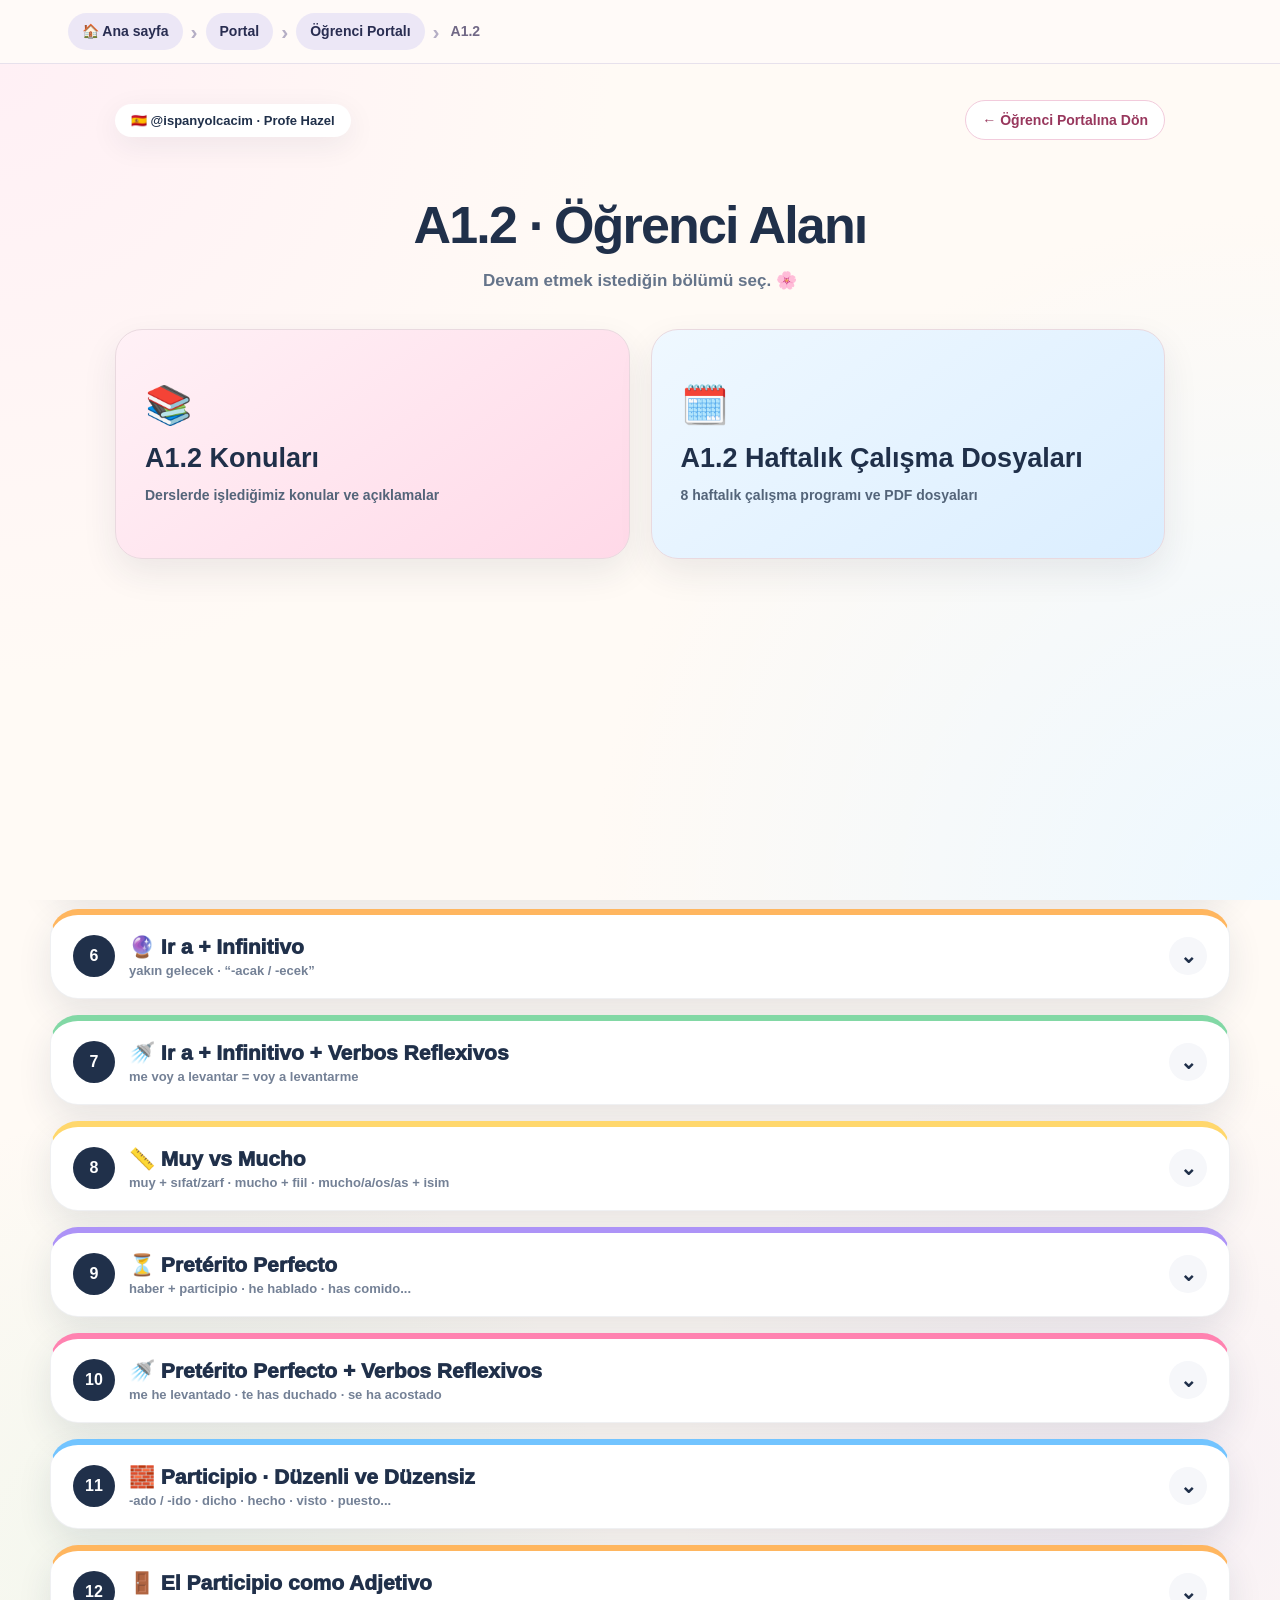
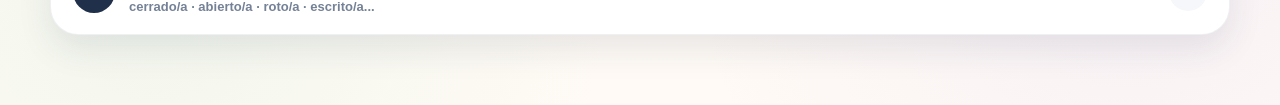
<file: a12.html>
<!DOCTYPE html>
<html lang="tr">
<head>
<meta charset="UTF-8" />
<meta name="viewport" content="width=device-width, initial-scale=1.0" />
<meta name="robots" content="noindex,nofollow" />
<title>A1.2 Öğrenci Portalı — İspanyolcacım</title>

<style>
:root{
  --ink:#20304a;
  --muted:#68778d;
  --bg:#fffaf5;
  --white:#ffffff;
  --pink:#ff82b0;
  --pink-soft:#fff0f5;
  --blue:#72c4ff;
  --blue-soft:#eef8ff;
  --green:#82d8a5;
  --green-soft:#effbf4;
  --purple:#ad93f7;
  --purple-soft:#f4f0ff;
  --orange:#ffb65f;
  --orange-soft:#fff4e5;
  --yellow:#ffd76c;
  --yellow-soft:#fff9df;
  --shadow:0 14px 34px rgba(32,48,74,.10);
  --shadow2:0 24px 60px rgba(32,48,74,.15);
}

*{box-sizing:border-box}
html{scroll-behavior:smooth}

body{
  margin:0;
  font-family:"Trebuchet MS","Segoe UI",Arial,sans-serif;
  color:var(--ink);
  background:
    radial-gradient(circle at 10% 5%, rgba(255,130,176,.11), transparent 24%),
    radial-gradient(circle at 92% 8%, rgba(114,196,255,.12), transparent 24%),
    radial-gradient(circle at 12% 92%, rgba(130,216,165,.10), transparent 24%),
    radial-gradient(circle at 88% 88%, rgba(173,147,247,.10), transparent 24%),
    var(--bg);
  min-height:100vh;
}

button{
  font:inherit;
}

/* ---------- SCREEN SYSTEM ---------- */
.screen{
  display:none;
  min-height:100vh;
}
.screen.active{
  display:block;
}

/* ---------- HOME ---------- */
.home{
  min-height:100vh;
  display:flex;
  flex-direction:column;
}

.home-head{
  text-align:center;
  padding:68px 24px 30px;
}

.home-return{
  display:inline-block;
  margin-bottom:18px;
  padding:15px 28px;
  border-radius:999px;
  background:#ff3366;
  color:#fff;
  text-decoration:none;
  font-weight:900;
  box-shadow:var(--shadow);
  transition:.2s ease;
}
.home-return:hover{
  transform:translateY(-2px);
  box-shadow:var(--shadow2);
}

.brand{
  display:inline-block;
  padding:9px 15px;
  border-radius:999px;
  background:#fff;
  box-shadow:var(--shadow);
  font-size:14px;
  font-weight:900;
}

.home-head h1{
  margin:18px 0 10px;
  font-size:clamp(40px,6vw,82px);
  line-height:1.02;
}

.home-head p{
  max-width:750px;
  margin:0 auto;
  color:var(--muted);
  font-weight:700;
  font-size:clamp(17px,2vw,21px);
}

.levels{
  width:min(1150px,calc(100% - 36px));
  margin:28px auto 70px;
  display:grid;
  grid-template-columns:repeat(2,minmax(0,1fr));
  gap:24px;
}

.level-card{
  border:none;
  cursor:pointer;
  position:relative;
  min-height:245px;
  border-radius:34px;
  padding:30px;
  text-align:left;
  color:var(--ink);
  box-shadow:var(--shadow);
  transition:.22s ease;
  overflow:hidden;
}

.level-card:hover{
  transform:translateY(-6px);
  box-shadow:var(--shadow2);
}

.level-card::after{
  content:"→";
  position:absolute;
  right:28px;
  bottom:23px;
  width:54px;
  height:54px;
  border-radius:50%;
  display:grid;
  place-items:center;
  background:rgba(255,255,255,.78);
  font-size:30px;
  font-weight:900;
}

.level-card .big{
  display:block;
  font-size:clamp(48px,5vw,70px);
  font-weight:1000;
  line-height:1;
}

.level-card .label{
  display:block;
  margin-top:12px;
  font-size:20px;
  font-weight:900;
}

.level-card .desc{
  display:block;
  margin-top:8px;
  color:#617087;
  font-weight:700;
  max-width:82%;
}

.a11{background:linear-gradient(145deg,#fff0f5,#ffdce9)}
.a12{background:linear-gradient(145deg,#edf8ff,#d9efff)}
.a21{background:linear-gradient(145deg,#eefbf3,#d8f5e4)}
.a22{background:linear-gradient(145deg,#f4f0ff,#e7deff)}

.home-foot{
  margin-top:auto;
  text-align:center;
  padding:22px;
  color:#6b778b;
  font-weight:800;
}

/* ---------- LEVEL PAGE ---------- */
.topbar{
  position:sticky;
  top:0;
  z-index:50;
  display:flex;
  justify-content:space-between;
  align-items:center;
  gap:14px;
  padding:14px 22px;
  background:rgba(255,250,245,.93);
  backdrop-filter:blur(14px);
  border-bottom:1px solid rgba(32,48,74,.08);
}

.back{
  border:none;
  background:#fff;
  border-radius:999px;
  padding:10px 15px;
  cursor:pointer;
  font-weight:900;
  color:var(--ink);
  box-shadow:var(--shadow);
}

.top-title{
  font-weight:1000;
}

.hero{
  text-align:center;
  padding:48px 24px 30px;
}

.hero .pill{
  display:inline-block;
  padding:8px 14px;
  border-radius:999px;
  background:#fff;
  box-shadow:var(--shadow);
  font-size:13px;
  font-weight:900;
}

.hero h2{
  margin:16px 0 8px;
  font-size:clamp(38px,5vw,66px);
}

.hero p{
  max-width:800px;
  margin:0 auto;
  color:var(--muted);
  font-size:18px;
  font-weight:700;
}

/* ---------- ACCORDION LIST ---------- */
.topic-list{
  width:min(1180px,calc(100% - 36px));
  margin:20px auto 70px;
  display:flex;
  flex-direction:column;
  gap:16px;
}

.topic{
  background:#fff;
  border-radius:28px;
  box-shadow:var(--shadow);
  overflow:hidden;
  border:1px solid rgba(32,48,74,.07);
}

.topic-btn{
  width:100%;
  border:none;
  cursor:pointer;
  background:transparent;
  color:var(--ink);
  display:flex;
  align-items:center;
  justify-content:space-between;
  gap:18px;
  padding:20px 22px;
  text-align:left;
}

.topic-left{
  display:flex;
  align-items:center;
  gap:14px;
}

.topic-num{
  width:42px;
  height:42px;
  min-width:42px;
  display:grid;
  place-items:center;
  border-radius:50%;
  background:var(--ink);
  color:#fff;
  font-weight:900;
}

.topic-title{
  font-size:21px;
  font-weight:1000;
}

.topic-sub{
  display:block;
  margin-top:4px;
  color:#748196;
  font-size:13px;
  font-weight:700;
}

.arrow{
  width:38px;
  height:38px;
  border-radius:50%;
  display:grid;
  place-items:center;
  background:#f6f7fa;
  font-size:20px;
  font-weight:900;
  transition:.2s ease;
}

.topic.open .arrow{
  transform:rotate(180deg);
}

.topic-content{
  max-height:0;
  opacity:0;
  overflow:hidden;
  transition:max-height .45s ease, opacity .25s ease;
}

.topic.open .topic-content{
  max-height:5000px;
  opacity:1;
}

.inner{
  padding:0 22px 24px;
}

/* ---------- DETAIL ELEMENTS ---------- */
.section-box{
  border-radius:22px;
  padding:18px;
  background:#fbfbfd;
  border:1px solid rgba(32,48,74,.07);
  margin-top:14px;
}

.section-box h3{
  margin:0 0 12px;
  font-size:19px;
}

.alpha-grid{
  display:grid;
  grid-template-columns:repeat(9,minmax(0,1fr));
  gap:8px;
}

.letter{
  text-align:center;
  background:#fff;
  border-radius:14px;
  padding:10px 4px;
  box-shadow:0 5px 14px rgba(32,48,74,.06);
  font-weight:900;
}

.letter span{
  display:block;
  font-size:12px;
  color:#6e7b8f;
  margin-top:4px;
}

.sound-grid{
  display:grid;
  grid-template-columns:repeat(3,minmax(0,1fr));
  gap:12px;
}

.sound{
  background:#fff;
  border-radius:18px;
  padding:14px;
  border-left:5px solid var(--pink);
}

.sound strong{
  display:block;
  margin-bottom:6px;
  font-size:16px;
}

.sound small{
  color:#65758b;
  font-weight:700;
}

.verb-table{
  width:100%;
  border-collapse:separate;
  border-spacing:6px;
  font-size:14px;
}

.verb-table th,.verb-table td{
  padding:10px 8px;
  border-radius:10px;
  text-align:center;
  background:#f7f8fb;
}

.verb-table th{
  font-weight:1000;
}

.rule-grid{
  display:grid;
  grid-template-columns:repeat(2,minmax(0,1fr));
  gap:14px;
}

.rule{
  border-radius:20px;
  padding:16px;
  background:#fff;
  border:1px solid rgba(32,48,74,.07);
}

.rule .rnum{
  display:inline-grid;
  width:32px;
  height:32px;
  place-items:center;
  border-radius:50%;
  color:#fff;
  background:var(--ink);
  font-weight:900;
  margin-bottom:8px;
}

.rule h4{
  margin:0 0 8px;
  font-size:17px;
}

.rule p{
  margin:0;
  color:#5f6f86;
  font-weight:700;
  line-height:1.55;
}

.mini-chips{
  display:flex;
  flex-wrap:wrap;
  gap:7px;
  margin-top:10px;
}

.chip{
  display:inline-block;
  padding:7px 10px;
  border-radius:999px;
  background:#f4f6f9;
  font-size:13px;
  font-weight:900;
}

.alert{
  margin-top:12px;
  padding:12px 14px;
  border-radius:16px;
  background:var(--yellow-soft);
  border:1px solid rgba(255,215,108,.7);
  font-weight:900;
}

.usage-grid{
  display:grid;
  grid-template-columns:repeat(2,minmax(0,1fr));
  gap:12px;
}
.usage-card{
  background:#fff;
  border:1px solid rgba(32,48,74,.07);
  border-radius:18px;
  padding:14px;
}
.usage-card strong{
  display:block;
  margin-bottom:6px;
  font-size:15px;
}
.usage-card p{
  margin:0;
  color:#607087;
  font-size:13px;
  line-height:1.5;
  font-weight:700;
}
.example-box{
  margin-top:8px;
  padding:9px 11px;
  border-radius:13px;
  background:#f7f8fb;
  font-size:13px;
  font-weight:900;
  line-height:1.45;
}
.quick-profile{
  display:grid;
  grid-template-columns:repeat(2,minmax(0,1fr));
  gap:10px;
}
.profile-line{
  background:#fff;
  border-radius:16px;
  padding:12px 14px;
  border:1px solid rgba(32,48,74,.07);
}
.profile-line b{
  display:block;
  margin-bottom:4px;
}

.pink{border-top:6px solid var(--pink)}
.blue{border-top:6px solid var(--blue)}
.green{border-top:6px solid var(--green)}
.purple{border-top:6px solid var(--purple)}
.orange{border-top:6px solid var(--orange)}
.yellow{border-top:6px solid var(--yellow)}

.placeholder{
  text-align:center;
  padding:40px 20px 10px;
  color:#758197;
  font-weight:800;
}

/* ---------- OTHER LEVELS ---------- */
.empty-wrap{
  width:min(850px,calc(100% - 36px));
  margin:80px auto;
  background:#fff;
  box-shadow:var(--shadow);
  border-radius:30px;
  padding:44px 30px;
  text-align:center;
}

.empty-wrap .emoji{
  font-size:56px;
}

.empty-wrap h3{
  margin:12px 0 6px;
  font-size:34px;
}

.empty-wrap p{
  margin:0;
  color:#6a788d;
  font-weight:700;
}



/* ---------- HOMEWORK TRACKER ---------- */
.tracker-home-card{
  background:linear-gradient(145deg,#fff5e9,#ffe1bd);
  display:flex;
  align-items:center;
  justify-content:center;
  text-align:center;
}
.tracker-home-card .label{
  margin:0;
  font-size:clamp(27px,3vw,40px);
  max-width:100%;
}
.tracker-home-card::after{display:none}

.tracker-wrap{
  width:min(1120px,calc(100% - 36px));
  margin:24px auto 70px;
}
.tracker-intro{
  max-width:760px;
  margin:0 auto 24px;
  text-align:center;
  color:var(--muted);
  font-size:17px;
  font-weight:700;
  line-height:1.6;
}
.tracker-login{
  width:min(760px,100%);
  margin:0 auto;
  background:#fff;
  border-radius:30px;
  box-shadow:var(--shadow);
  border:1px solid rgba(32,48,74,.07);
  padding:28px;
}
.tracker-steps{
  display:grid;
  grid-template-columns:repeat(4,1fr);
  gap:8px;
  margin-bottom:22px;
}
.tracker-step{
  background:#f7f8fb;
  border-radius:14px;
  padding:9px 8px;
  text-align:center;
  font-size:12px;
  font-weight:900;
  color:#68778d;
}
.tracker-form-grid{
  display:grid;
  grid-template-columns:1fr 1fr;
  gap:14px;
}
.tracker-field{display:flex;flex-direction:column;gap:7px}
.tracker-field.full{grid-column:1/-1}
.tracker-field label{font-weight:1000;font-size:14px}
.tracker-input{
  width:100%;
  border:2px solid #e8ebf1;
  border-radius:16px;
  padding:14px 15px;
  font:inherit;
  font-size:16px;
  outline:none;
  background:#fbfcfe;
  color:var(--ink);
}
.tracker-input:focus{
  border-color:var(--orange);
  box-shadow:0 0 0 4px rgba(255,182,95,.15);
}
.tracker-input:disabled{opacity:.6;cursor:not-allowed}
.tracker-button{
  width:100%;
  margin-top:16px;
  border:none;
  border-radius:17px;
  padding:15px 18px;
  cursor:pointer;
  background:var(--ink);
  color:#fff;
  font-weight:1000;
  font-size:16px;
}
.tracker-button:disabled{opacity:.55;cursor:wait}
.tracker-message{
  display:none;
  margin-top:14px;
  padding:12px 14px;
  border-radius:14px;
  font-weight:900;
  font-size:14px;
}
.tracker-message.show{display:block}
.tracker-message.error{background:#fff0f2;color:#b23349}
.tracker-message.info{background:var(--blue-soft);color:#346783}

.tracker-results{display:none;margin-top:26px}
.tracker-results.show{display:block}
.tracker-profile{
  background:#fff;
  border-radius:30px;
  box-shadow:var(--shadow);
  border:1px solid rgba(32,48,74,.07);
  padding:26px;
}
.tracker-profile-head{
  display:flex;
  align-items:flex-start;
  justify-content:space-between;
  gap:18px;
  flex-wrap:wrap;
}
.tracker-profile h3{margin:0;font-size:30px}
.tracker-level-pill{
  display:inline-block;
  margin-top:7px;
  padding:7px 11px;
  border-radius:999px;
  background:var(--orange-soft);
  font-size:13px;
  font-weight:1000;
}
.tracker-progress-number{font-size:38px;font-weight:1000;line-height:1}
.tracker-progress-label{font-size:12px;color:var(--muted);font-weight:900;margin-top:5px;text-align:right}
.tracker-progress-track{
  height:14px;
  border-radius:999px;
  background:#edf0f4;
  overflow:hidden;
  margin-top:20px;
}
.tracker-progress-fill{
  height:100%;
  width:0;
  border-radius:999px;
  background:linear-gradient(90deg,var(--green),var(--blue));
  transition:width .45s ease;
}
.tracker-stats{
  display:grid;
  grid-template-columns:repeat(5,1fr);
  gap:12px;
  margin-top:18px;
}
.tracker-stat{
  border-radius:18px;
  padding:15px;
  text-align:center;
  background:#f8f9fb;
}
.tracker-stat strong{display:block;font-size:25px}
.tracker-stat span{font-size:12px;font-weight:900;color:var(--muted)}
.tracker-stat.average{background:linear-gradient(145deg,var(--pink-soft),var(--purple-soft));border:1px solid rgba(173,147,247,.24)}
.tracker-stat.average strong{color:#7a56c7}
.tracker-filters{
  display:flex;
  flex-wrap:wrap;
  gap:9px;
  margin:22px 0 14px;
}
.tracker-filter{
  border:none;
  border-radius:999px;
  padding:9px 13px;
  cursor:pointer;
  background:#fff;
  box-shadow:0 5px 14px rgba(32,48,74,.08);
  color:var(--ink);
  font-weight:900;
}
.tracker-filter.active{background:var(--ink);color:#fff}
.tracker-list{display:flex;flex-direction:column;gap:11px}
.tracker-task{
  display:grid;
  grid-template-columns:minmax(0,1fr) auto;
  gap:14px;
  align-items:center;
  background:#fff;
  border-radius:20px;
  padding:16px 18px;
  border:1px solid rgba(32,48,74,.07);
  box-shadow:0 6px 18px rgba(32,48,74,.05);
}
.tracker-task-title{font-weight:1000;font-size:16px}
.tracker-task-value{
  white-space:pre-line;
  margin-top:5px;
  color:#66758a;
  font-size:12px;
  font-weight:700;
  line-height:1.45;
}
.tracker-status{
  display:inline-flex;
  align-items:center;
  justify-content:center;
  min-width:118px;
  padding:8px 11px;
  border-radius:999px;
  font-size:12px;
  font-weight:1000;
}
.tracker-status.completed{background:var(--green-soft);color:#34704c}
.tracker-status.missing{background:#fff0f2;color:#b23349}
.tracker-status.pending{background:var(--yellow-soft);color:#8b6814}
.tracker-empty{
  padding:30px 18px;
  text-align:center;
  color:var(--muted);
  font-weight:900;
}
.tracker-note{
  margin-top:12px;
  text-align:center;
  color:#7b8798;
  font-size:12px;
  font-weight:700;
}

@media(max-width:700px){
  .tracker-form-grid{grid-template-columns:1fr}
  .tracker-field.full{grid-column:auto}
  .tracker-steps{grid-template-columns:1fr 1fr}
  .tracker-stats{grid-template-columns:1fr 1fr}
  .tracker-task{grid-template-columns:1fr}
  .tracker-status{justify-self:start}
}

/* ---------- PASSWORD MODAL ---------- */
.modal{
  position:fixed;
  inset:0;
  z-index:999;
  display:none;
  align-items:center;
  justify-content:center;
  padding:20px;
  background:rgba(32,48,74,.34);
  backdrop-filter:blur(7px);
}
.modal.show{display:flex}
.modal-card{
  width:min(430px,100%);
  background:#fff;
  border-radius:30px;
  padding:28px;
  box-shadow:0 30px 90px rgba(32,48,74,.28);
  text-align:center;
  border:1px solid rgba(32,48,74,.08);
}
.modal-icon{
  width:68px;
  height:68px;
  margin:0 auto 12px;
  border-radius:22px;
  display:grid;
  place-items:center;
  background:linear-gradient(145deg,var(--pink-soft),var(--purple-soft));
  font-size:34px;
}
.modal-card h3{
  margin:6px 0 7px;
  font-size:27px;
}
.modal-card p{
  margin:0 0 18px;
  color:var(--muted);
  font-weight:700;
  line-height:1.5;
}
.password-input{
  width:100%;
  border:2px solid #e8ebf1;
  border-radius:16px;
  padding:14px 15px;
  font-size:17px;
  outline:none;
  color:var(--ink);
  background:#fbfcfe;
}
.password-input:focus{
  border-color:var(--purple);
  box-shadow:0 0 0 4px rgba(173,147,247,.12);
}
.modal-actions{
  display:grid;
  grid-template-columns:1fr 1fr;
  gap:10px;
  margin-top:12px;
}
.modal-btn{
  border:none;
  border-radius:15px;
  padding:12px 14px;
  font-weight:900;
  cursor:pointer;
}
.modal-btn.cancel{
  background:#f3f5f8;
  color:var(--ink);
}
.modal-btn.enter{
  background:var(--ink);
  color:white;
}
.password-error{
  display:none;
  margin-top:12px;
  padding:10px 12px;
  border-radius:13px;
  background:#fff0f2;
  color:#b23349;
  font-size:13px;
  font-weight:900;
}
.password-error.show{display:block}

/* ---------- RESPONSIVE ---------- */
@media(max-width:900px){
  .levels{grid-template-columns:1fr}
  .alpha-grid{grid-template-columns:repeat(6,minmax(0,1fr))}
  .sound-grid{grid-template-columns:1fr 1fr}
  .rule-grid{grid-template-columns:1fr}
}

@media(max-width:620px){
  .home-head{padding-top:42px}
  .level-card{min-height:205px}
  .topic-title{font-size:18px}
  .alpha-grid{grid-template-columns:repeat(4,minmax(0,1fr))}
  .sound-grid{grid-template-columns:1fr}
  .usage-grid,.quick-profile{grid-template-columns:1fr}
  .verb-table{font-size:12px}
  .verb-table th,.verb-table td{padding:8px 4px}
  .top-title{font-size:14px}
}
</style>
</head>

<body><script src="portal-breadcrumbs.js?v=20261115-1"></script>
<section id="a12" class="screen active">
  <div class="topbar">
    <button class="back" onclick="location.href='ogrenci-portali.html'">← Ana Sayfa</button>
    <div class="top-title">🇪🇸 A1.2 · Dönem Sonu Özeti</div>
    <div></div>
  </div>

  <div class="hero">
    <div class="pill">✨ KONUYA TIKLA · DETAYLARI AÇ</div>
    <h2>A1.2 Konuları</h2>
    <p>Bu dönem öğrendiğimiz yapıları kısa formüller, örnekler ve hatırlatma tablolarıyla tekrar et.</p>
  </div>

  <div class="topic-list">

    <!-- A1.2 - 1 -->
    <article class="topic green">
      <button class="topic-btn" onclick="toggleTopic(this)">
        <div class="topic-left">
          <span class="topic-num">1</span>
          <div>
            <div class="topic-title">⚖️ Las Oraciones Comparativas</div>
            <span class="topic-sub">superioridad · inferioridad · igualdad · comparativos irregulares</span>
          </div>
        </div>
        <span class="arrow">⌄</span>
      </button>

      <div class="topic-content">
        <div class="inner">

          <div class="section-box">
            <h3>⬆️ Superioridad · Üstünlük</h3>
            <div class="usage-grid">
              <div class="usage-card">
                <strong>MÁS + isim / sıfat / zarf + QUE</strong>
                <div class="example-box">
                  Tengo más libros que tú.<br>
                  Senden daha fazla kitabım var.<br><br>
                  Soy más alta que tú.<br>
                  Senden daha uzunum.<br><br>
                  Corro más rápido que tú.<br>
                  Senden daha hızlı koşuyorum.
                </div>
              </div>

              <div class="usage-card">
                <strong>Fiil + MÁS + QUE</strong>
                <div class="example-box">
                  Hablo más que tú.<br>
                  Senden daha çok konuşuyorum.<br><br>
                  Trabajo más que él.<br>
                  Ondan daha çok çalışıyorum.
                </div>
              </div>
            </div>
          </div>

          <div class="section-box">
            <h3>⬇️ Inferioridad · Daha Azlık</h3>
            <div class="usage-grid">
              <div class="usage-card">
                <strong>MENOS + isim / sıfat / zarf + QUE</strong>
                <div class="example-box">
                  Tengo menos tiempo que tú.<br>
                  Senden daha az zamanım var.<br><br>
                  Es menos alto que yo.<br>
                  Benden daha kısa.<br><br>
                  Corre menos rápido que yo.<br>
                  Benden daha az hızlı koşuyor.
                </div>
              </div>

              <div class="usage-card">
                <strong>Fiil + MENOS + QUE</strong>
                <div class="example-box">
                  Hablas menos que yo.<br>
                  Benden daha az konuşuyorsun.<br><br>
                  Duermo menos que tú.<br>
                  Senden daha az uyuyorum.
                </div>
              </div>
            </div>
          </div>

          <div class="section-box">
            <h3>🟰 Igualdad · Eşitlik</h3>

            <div class="usage-grid">
              <div class="usage-card">
                <strong>TANTO / TANTA / TANTOS / TANTAS + isim + COMO</strong>
                <div class="example-box">
                  Tengo tantos libros como tú.<br>
                  Senin kadar kitabım var.<br><br>
                  Tengo tanta paciencia como ella.<br>
                  Onun kadar sabrım var.
                </div>
              </div>

              <div class="usage-card">
                <strong>TAN + sıfat / zarf + COMO</strong>
                <div class="example-box">
                  Soy tan alta como tú.<br>
                  Senin kadar uzunum.<br><br>
                  Corro tan rápido como él.<br>
                  Onun kadar hızlı koşuyorum.
                </div>
              </div>

              <div class="usage-card">
                <strong>Fiil + TANTO + COMO</strong>
                <div class="example-box">
                  Hablo tanto como tú.<br>
                  Senin kadar konuşuyorum.<br><br>
                  Trabajo tanto como ella.<br>
                  Onun kadar çalışıyorum.
                </div>
              </div>

              <div class="usage-card">
                <strong>IGUAL DE + sıfat / zarf + QUE</strong>
                <div class="example-box">
                  Soy igual de alta que tú.<br>
                  Senin kadar uzunum.<br><br>
                  Corro igual de rápido que él.<br>
                  Onun kadar hızlı koşuyorum.
                </div>
              </div>
            </div>
          </div>

          <div class="section-box">
            <h3>⭐ Comparativos Irregulares</h3>
            <table class="verb-table">
              <tr><th>Yapı</th><th>Anlam</th><th>Örnek</th></tr>
              <tr><td><strong>mejor</strong></td><td>daha iyi</td><td>Este libro es mejor que ese.</td></tr>
              <tr><td><strong>peor</strong></td><td>daha kötü</td><td>Este restaurante es peor que aquel.</td></tr>
              <tr><td><strong>mayor</strong></td><td>daha büyük / daha yaşlı</td><td>Soy mayor que mi hermano.</td></tr>
              <tr><td><strong>menor</strong></td><td>daha küçük / daha genç</td><td>Mi hermana es menor que yo.</td></tr>
            </table>
          </div>

        </div>
      </div>
    </article>

    <!-- A1.2 - 2 -->
    <article class="topic blue">
      <button class="topic-btn" onclick="toggleTopic(this)">
        <div class="topic-left">
          <span class="topic-num">2</span>
          <div>
            <div class="topic-title">🏃 Estar + Gerundio</div>
            <span class="topic-sub">şu anda devam eden eylem · estar + -ando / -iendo</span>
          </div>
        </div>
        <span class="arrow">⌄</span>
      </button>

      <div class="topic-content">
        <div class="inner">

          <div class="section-box">
            <h3>🧩 Formül</h3>
            <div class="alert"><strong>ESTAR çekimi + GERUNDIO</strong> → “Şu anda ... yapıyorum.”</div>

            <table class="verb-table" style="margin-top:14px;">
              <tr><th>Özne</th><th>ESTAR</th><th>Örnek</th></tr>
              <tr><td>yo</td><td>estoy</td><td>Estoy estudiando.</td></tr>
              <tr><td>tú</td><td>estás</td><td>Estás estudiando.</td></tr>
              <tr><td>él / ella / usted</td><td>está</td><td>Está estudiando.</td></tr>
              <tr><td>nosotros/as</td><td>estamos</td><td>Estamos estudiando.</td></tr>
              <tr><td>vosotros/as</td><td>estáis</td><td>Estáis estudiando.</td></tr>
              <tr><td>ellos / ellas / ustedes</td><td>están</td><td>Están estudiando.</td></tr>
            </table>
          </div>

          <div class="section-box">
            <h3>✅ Gerundio Düzenli Oluşumu</h3>
            <div class="usage-grid">
              <div class="usage-card">
                <strong>-AR → -ANDO</strong>
                <div class="example-box">hablar → hablando<br>comprar → comprando<br>trabajar → trabajando</div>
              </div>
              <div class="usage-card">
                <strong>-ER / -IR → -IENDO</strong>
                <div class="example-box">comer → comiendo<br>beber → bebiendo<br>escribir → escribiendo</div>
              </div>
            </div>
          </div>

        </div>
      </div>
    </article>

    <!-- A1.2 - 3 -->
    <article class="topic yellow">
      <button class="topic-btn" onclick="toggleTopic(this)">
        <div class="topic-left">
          <span class="topic-num">3</span>
          <div>
            <div class="topic-title">⚡ Gerundio · Düzensizler</div>
            <span class="topic-sub">diciendo · durmiendo · yendo · leyendo · cayendo...</span>
          </div>
        </div>
        <span class="arrow">⌄</span>
      </button>

      <div class="topic-content">
        <div class="inner">
          <div class="section-box">
            <h3>🧠 Düzensiz Gerundio Örnekleri</h3>

            <div class="usage-grid">
              <div class="usage-card"><strong>decir → diciendo</strong><p>Estoy diciendo la verdad.<br>Gerçeği söylüyorum.</p></div>
              <div class="usage-card"><strong>sentir → sintiendo</strong><p>Estoy sintiendo frío.<br>Üşüyorum.</p></div>
              <div class="usage-card"><strong>pedir → pidiendo</strong><p>Estoy pidiendo ayuda.<br>Yardım istiyorum.</p></div>
              <div class="usage-card"><strong>mentir → mintiendo</strong><p>No estoy mintiendo.<br>Yalan söylemiyorum.</p></div>
              <div class="usage-card"><strong>venir → viniendo</strong><p>Está viniendo a casa.<br>Eve geliyor.</p></div>
              <div class="usage-card"><strong>vestir → vistiendo</strong><p>Está vistiendo al niño.<br>Çocuğu giydiriyor.</p></div>
              <div class="usage-card"><strong>servir → sirviendo</strong><p>Está sirviendo la comida.<br>Yemeği servis ediyor.</p></div>
              <div class="usage-card"><strong>seguir → siguiendo</strong><p>Estoy siguiendo el mapa.<br>Haritayı takip ediyorum.</p></div>
              <div class="usage-card"><strong>reír → riendo</strong><p>Estamos riendo.<br>Gülüyoruz.</p></div>
              <div class="usage-card"><strong>morir → muriendo</strong><p>La planta está muriendo.<br>Bitki ölüyor.</p></div>
              <div class="usage-card"><strong>dormir → durmiendo</strong><p>El bebé está durmiendo.<br>Bebek uyuyor.</p></div>
              <div class="usage-card"><strong>ir → yendo</strong><p>Estoy yendo al trabajo.<br>İşe gidiyorum.</p></div>
              <div class="usage-card"><strong>oír → oyendo</strong><p>Estoy oyendo música.<br>Müzik dinliyorum.</p></div>
              <div class="usage-card"><strong>leer → leyendo</strong><p>Estoy leyendo un libro.<br>Kitap okuyorum.</p></div>
              <div class="usage-card"><strong>caer → cayendo</strong><p>La lluvia está cayendo.<br>Yağmur yağıyor.</p></div>
              <div class="usage-card"><strong>traer → trayendo</strong><p>Está trayendo café.<br>Kahve getiriyor.</p></div>
              <div class="usage-card"><strong>huir → huyendo</strong><p>El gato está huyendo.<br>Kedi kaçıyor.</p></div>
              <div class="usage-card"><strong>sustituir → sustituyendo</strong><p>Está sustituyendo una pieza.<br>Bir parçayı değiştiriyor.</p></div>
            </div>
          </div>
        </div>
      </div>
    </article>

    <!-- A1.2 - 4 -->
    <article class="topic purple">
      <button class="topic-btn" onclick="toggleTopic(this)">
        <div class="topic-left">
          <span class="topic-num">4</span>
          <div>
            <div class="topic-title">🚿 Estar + Gerundio + Verbos Reflexivos</div>
            <span class="topic-sub">me estoy duchando = estoy duchándome</span>
          </div>
        </div>
        <span class="arrow">⌄</span>
      </button>

      <div class="topic-content">
        <div class="inner">
          <div class="section-box">
            <h3>🔄 Zamirin İki Yeri Var</h3>
            <div class="usage-grid">
              <div class="usage-card">
                <strong>1. ESTAR’ın önünde</strong>
                <div class="example-box">Me estoy duchando.<br>Duş alıyorum.<br><br>Se está vistiendo.<br>Giyiniyor.</div>
              </div>
              <div class="usage-card">
                <strong>2. Gerundioya bitişik</strong>
                <div class="example-box">Estoy duchándome.<br>Duş alıyorum.<br><br>Está vistiéndose.<br>Giyiniyor.</div>
              </div>
            </div>
            <div class="alert">📌 Zamir gerundioya bağlanırsa çoğu zaman telaffuzu korumak için <strong>tilde</strong> gerekir: duchándo<strong>me</strong>, vistiéndo<strong>se</strong>.</div>
          </div>
        </div>
      </div>
    </article>

    <!-- A1.2 - 5 -->
    <article class="topic pink">
      <button class="topic-btn" onclick="toggleTopic(this)">
        <div class="topic-left">
          <span class="topic-num">5</span>
          <div>
            <div class="topic-title">🎨 Los Adjetivos</div>
            <span class="topic-sub">isimden önce / sonra · primer · tercer · gran · buen · mal</span>
          </div>
        </div>
        <span class="arrow">⌄</span>
      </button>

      <div class="topic-content">
        <div class="inner">

          <div class="section-box">
            <h3>📍 Sıfatın Yeri</h3>
            <div class="usage-grid">
              <div class="usage-card">
                <strong>İsimden SONRA</strong>
                <p>Genellikle nesnel, ayırt edici, doğrudan özellik verir.</p>
                <div class="example-box">una casa grande<br>büyük bir ev<br><br>un coche rojo<br>kırmızı bir araba</div>
              </div>

              <div class="usage-card">
                <strong>İsimden ÖNCE</strong>
                <p>Bazı sıfatlarda vurgu, konuşanın değerlendirmesi veya anlam farkı yaratabilir.</p>
                <div class="example-box">un viejo amigo<br>eski / uzun zamandır tanıdığım bir arkadaş<br><br>un amigo viejo<br>yaşlı bir arkadaş</div>
              </div>
            </div>
          </div>

          <div class="section-box">
            <h3>✂️ Apócope · Kısalan Sıfatlar</h3>
            <table class="verb-table">
              <tr><th>Normal Form</th><th>İsimden Önce</th><th>Örnek</th></tr>
              <tr><td>primero</td><td><strong>primer</strong></td><td>el primer día</td></tr>
              <tr><td>tercero</td><td><strong>tercer</strong></td><td>el tercer piso</td></tr>
              <tr><td>grande</td><td><strong>gran</strong></td><td>un gran amigo / una gran mujer</td></tr>
              <tr><td>bueno</td><td><strong>buen</strong></td><td>un buen libro</td></tr>
              <tr><td>malo</td><td><strong>mal</strong></td><td>un mal día</td></tr>
            </table>

            <div class="alert">
              🧠 <strong>primer / tercer / buen / mal</strong> → eril tekil isimden önce.<br>
              <strong>gran</strong> → tekil isimden önce, eril veya dişil olabilir.
            </div>
          </div>

        </div>
      </div>
    </article>

    <!-- A1.2 - 6 -->
    <article class="topic orange">
      <button class="topic-btn" onclick="toggleTopic(this)">
        <div class="topic-left">
          <span class="topic-num">6</span>
          <div>
            <div class="topic-title">🔮 Ir a + Infinitivo</div>
            <span class="topic-sub">yakın gelecek · “-acak / -ecek”</span>
          </div>
        </div>
        <span class="arrow">⌄</span>
      </button>

      <div class="topic-content">
        <div class="inner">

          <div class="section-box">
            <h3>🧩 Formül</h3>
            <div class="alert"><strong>IR çekimi + A + mastar</strong></div>

            <table class="verb-table" style="margin-top:14px;">
              <tr><th>Özne</th><th>IR</th><th>Örnek</th></tr>
              <tr><td>yo</td><td>voy</td><td>Voy a estudiar.</td></tr>
              <tr><td>tú</td><td>vas</td><td>Vas a estudiar.</td></tr>
              <tr><td>él / ella / usted</td><td>va</td><td>Va a estudiar.</td></tr>
              <tr><td>nosotros/as</td><td>vamos</td><td>Vamos a estudiar.</td></tr>
              <tr><td>vosotros/as</td><td>vais</td><td>Vais a estudiar.</td></tr>
              <tr><td>ellos / ellas / ustedes</td><td>van</td><td>Van a estudiar.</td></tr>
            </table>

            <div class="usage-grid">
              <div class="usage-card"><strong>Voy a viajar mañana.</strong><p>Yarın seyahat edeceğim.</p></div>
              <div class="usage-card"><strong>Vamos a cenar fuera.</strong><p>Dışarıda akşam yemeği yiyeceğiz.</p></div>
            </div>
          </div>

        </div>
      </div>
    </article>

    <!-- A1.2 - 7 -->
    <article class="topic green">
      <button class="topic-btn" onclick="toggleTopic(this)">
        <div class="topic-left">
          <span class="topic-num">7</span>
          <div>
            <div class="topic-title">🚿 Ir a + Infinitivo + Verbos Reflexivos</div>
            <span class="topic-sub">me voy a levantar = voy a levantarme</span>
          </div>
        </div>
        <span class="arrow">⌄</span>
      </button>

      <div class="topic-content">
        <div class="inner">
          <div class="section-box">
            <h3>🔁 Zamirin İki Yeri</h3>
            <div class="usage-grid">
              <div class="usage-card">
                <strong>1. IR fiilinin önünde</strong>
                <div class="example-box">Me voy a levantar temprano.<br>Erken kalkacağım.<br><br>Se va a duchar.<br>Duş alacak.</div>
              </div>

              <div class="usage-card">
                <strong>2. Mastarın sonunda</strong>
                <div class="example-box">Voy a levantarme temprano.<br>Erken kalkacağım.<br><br>Va a ducharse.<br>Duş alacak.</div>
              </div>
            </div>

            <div class="alert">✅ İki kullanım da doğrudur: <strong>Me voy a acostar = Voy a acostarme.</strong></div>
          </div>
        </div>
      </div>
    </article>

    <!-- A1.2 - 8 -->
    <article class="topic yellow">
      <button class="topic-btn" onclick="toggleTopic(this)">
        <div class="topic-left">
          <span class="topic-num">8</span>
          <div>
            <div class="topic-title">📏 Muy vs Mucho</div>
            <span class="topic-sub">muy + sıfat/zarf · mucho + fiil · mucho/a/os/as + isim</span>
          </div>
        </div>
        <span class="arrow">⌄</span>
      </button>

      <div class="topic-content">
        <div class="inner">

          <div class="section-box">
            <h3>💥 MUY</h3>
            <div class="usage-grid">
              <div class="usage-card">
                <strong>MUY + adjetivo</strong>
                <div class="example-box">Es muy guapo.<br>Çok yakışıklı.</div>
              </div>
              <div class="usage-card">
                <strong>MUY + adverbio</strong>
                <div class="example-box">Escribe muy bien.<br>Çok iyi yazıyor.</div>
              </div>
            </div>
          </div>

          <div class="section-box">
            <h3>📦 MUCHO</h3>
            <div class="usage-grid">
              <div class="usage-card">
                <strong>Fiil + MUCHO</strong>
                <div class="example-box">Trabajo mucho.<br>Çok çalışıyorum.<br><br>Leo mucho.<br>Çok okuyorum.</div>
              </div>

              <div class="usage-card">
                <strong>MUCHO/A/OS/AS + isim</strong>
                <div class="example-box">
                  Como mucho pan.<br>Çok ekmek yiyorum.<br><br>
                  Hay mucha gente.<br>Çok insan var.<br><br>
                  Leo muchos libros.<br>Çok kitap okuyorum.<br><br>
                  Tengo muchas amigas.<br>Çok kız arkadaşım var.
                </div>
              </div>
            </div>

            <div class="alert">🧠 <strong>MUY değişmez.</strong> Ama isimle kullanılan <strong>mucho</strong>, ismin cinsiyet ve sayısına uyar: mucha / muchos / muchas.</div>
          </div>

        </div>
      </div>
    </article>

    <!-- A1.2 - 9 -->
    <article class="topic purple">
      <button class="topic-btn" onclick="toggleTopic(this)">
        <div class="topic-left">
          <span class="topic-num">9</span>
          <div>
            <div class="topic-title">⏳ Pretérito Perfecto</div>
            <span class="topic-sub">haber + participio · he hablado · has comido...</span>
          </div>
        </div>
        <span class="arrow">⌄</span>
      </button>

      <div class="topic-content">
        <div class="inner">

          <div class="section-box">
            <h3>🧩 Formül</h3>
            <div class="alert"><strong>HABER (presente) + PARTICIPIO</strong></div>

            <table class="verb-table" style="margin-top:14px;">
              <tr><th>Özne</th><th>HABER</th><th>Örnek</th></tr>
              <tr><td>yo</td><td>he</td><td>He hablado.</td></tr>
              <tr><td>tú</td><td>has</td><td>Has hablado.</td></tr>
              <tr><td>él / ella / usted</td><td>ha</td><td>Ha hablado.</td></tr>
              <tr><td>nosotros/as</td><td>hemos</td><td>Hemos hablado.</td></tr>
              <tr><td>vosotros/as</td><td>habéis</td><td>Habéis hablado.</td></tr>
              <tr><td>ellos / ellas / ustedes</td><td>han</td><td>Han hablado.</td></tr>
            </table>
          </div>

          <div class="section-box">
            <h3>✅ Participio Düzenli</h3>
            <div class="usage-grid">
              <div class="usage-card"><strong>-AR → -ADO</strong><div class="example-box">hablar → hablado<br>trabajar → trabajado<br>viajar → viajado</div></div>
              <div class="usage-card"><strong>-ER / -IR → -IDO</strong><div class="example-box">comer → comido<br>beber → bebido<br>vivir → vivido</div></div>
            </div>
          </div>

        </div>
      </div>
    </article>

    <!-- A1.2 - 10 -->
    <article class="topic pink">
      <button class="topic-btn" onclick="toggleTopic(this)">
        <div class="topic-left">
          <span class="topic-num">10</span>
          <div>
            <div class="topic-title">🚿 Pretérito Perfecto + Verbos Reflexivos</div>
            <span class="topic-sub">me he levantado · te has duchado · se ha acostado</span>
          </div>
        </div>
        <span class="arrow">⌄</span>
      </button>

      <div class="topic-content">
        <div class="inner">

          <div class="section-box">
            <h3>📍 Zamirin Yeri</h3>
            <div class="alert"><strong>Dönüşlülük zamiri + HABER + participio</strong></div>

            <table class="verb-table" style="margin-top:14px;">
              <tr><th>Kişi</th><th>Örnek</th><th>Türkçesi</th></tr>
              <tr><td>me</td><td>Me he levantado temprano.</td><td>Erken kalktım.</td></tr>
              <tr><td>te</td><td>Te has duchado.</td><td>Duş aldın.</td></tr>
              <tr><td>se</td><td>Se ha acostado tarde.</td><td>Geç yattı.</td></tr>
              <tr><td>nos</td><td>Nos hemos preparado.</td><td>Hazırlandık.</td></tr>
              <tr><td>os</td><td>Os habéis vestido.</td><td>Giyindiniz.</td></tr>
              <tr><td>se</td><td>Se han despertado.</td><td>Uyandılar.</td></tr>
            </table>

            <div class="alert">⚠️ Zamir participioya bağlanmaz: ✅ <strong>Me he duchado.</strong> ❌ He duchadome.</div>
          </div>

        </div>
      </div>
    </article>

    <!-- A1.2 - 11 -->
    <article class="topic blue">
      <button class="topic-btn" onclick="toggleTopic(this)">
        <div class="topic-left">
          <span class="topic-num">11</span>
          <div>
            <div class="topic-title">🧱 Participio · Düzenli ve Düzensiz</div>
            <span class="topic-sub">-ado / -ido · dicho · hecho · visto · puesto...</span>
          </div>
        </div>
        <span class="arrow">⌄</span>
      </button>

      <div class="topic-content">
        <div class="inner">

          <div class="section-box">
            <h3>✅ Düzenli Participio</h3>
            <div class="usage-grid">
              <div class="usage-card"><strong>-AR → -ADO</strong><div class="example-box">cantar → cantado<br>comprar → comprado<br>estudiar → estudiado</div></div>
              <div class="usage-card"><strong>-ER / -IR → -IDO</strong><div class="example-box">comer → comido<br>beber → bebido<br>vivir → vivido</div></div>
            </div>
          </div>

          <div class="section-box">
            <h3>⚡ Düzensiz Participio</h3>
            <div class="usage-grid">
              <div class="usage-card"><strong>decir → dicho</strong></div>
              <div class="usage-card"><strong>hacer → hecho</strong></div>
              <div class="usage-card"><strong>volver → vuelto</strong></div>
              <div class="usage-card"><strong>devolver → devuelto</strong></div>
              <div class="usage-card"><strong>escribir → escrito</strong></div>
              <div class="usage-card"><strong>poner → puesto</strong></div>
              <div class="usage-card"><strong>componer → compuesto</strong></div>
              <div class="usage-card"><strong>romper → roto</strong></div>
              <div class="usage-card"><strong>morir → muerto</strong></div>
              <div class="usage-card"><strong>abrir → abierto</strong></div>
              <div class="usage-card"><strong>ver → visto</strong></div>
              <div class="usage-card"><strong>descubrir → descubierto</strong></div>
            </div>
          </div>

        </div>
      </div>
    </article>

    <!-- A1.2 - 12 -->
    <article class="topic orange">
      <button class="topic-btn" onclick="toggleTopic(this)">
        <div class="topic-left">
          <span class="topic-num">12</span>
          <div>
            <div class="topic-title">🚪 El Participio como Adjetivo</div>
            <span class="topic-sub">cerrado/a · abierto/a · roto/a · escrito/a...</span>
          </div>
        </div>
        <span class="arrow">⌄</span>
      </button>

      <div class="topic-content">
        <div class="inner">

          <div class="section-box">
            <h3>🎨 Participio Sıfat Olursa Ne Olur?</h3>
            <p style="margin:0;color:#607087;font-weight:700;line-height:1.65;">
              Participio sadece <strong>Pretérito Perfecto</strong> kurmak için kullanılmaz.
              Bir ismin durumunu anlatırken <strong>sıfat</strong> gibi de kullanılabilir.
              Bu durumda isimle <strong>cinsiyet ve sayı uyumu</strong> yapar.
            </p>

            <div class="usage-grid" style="margin-top:14px;">
              <div class="usage-card">
                <strong>La puerta está cerrada.</strong>
                <p>Kapı kapalı.</p>
              </div>
              <div class="usage-card">
                <strong>Las puertas están cerradas.</strong>
                <p>Kapılar kapalı.</p>
              </div>
              <div class="usage-card">
                <strong>El libro está abierto.</strong>
                <p>Kitap açık.</p>
              </div>
              <div class="usage-card">
                <strong>Las ventanas están abiertas.</strong>
                <p>Pencereler açık.</p>
              </div>
              <div class="usage-card">
                <strong>El vaso está roto.</strong>
                <p>Bardak kırık.</p>
              </div>
              <div class="usage-card">
                <strong>La carta está escrita.</strong>
                <p>Mektup yazılmış / yazılı.</p>
              </div>
            </div>

            <div class="alert">
              🧠 Karşılaştır:<br>
              <strong>He abierto la puerta.</strong> → Kapıyı açtım. (Pretérito Perfecto)<br>
              <strong>La puerta está abierta.</strong> → Kapı açık. (Participio = sıfat)
            </div>
          </div>

        </div>
      </div>
    </article>

  </div>
</section>
<script>function toggleTopic(btn){btn.closest(".topic").classList.toggle("open");}</script>
<script src="seviye-menu.js?v=20261115-3"></script></body></html>
</file>
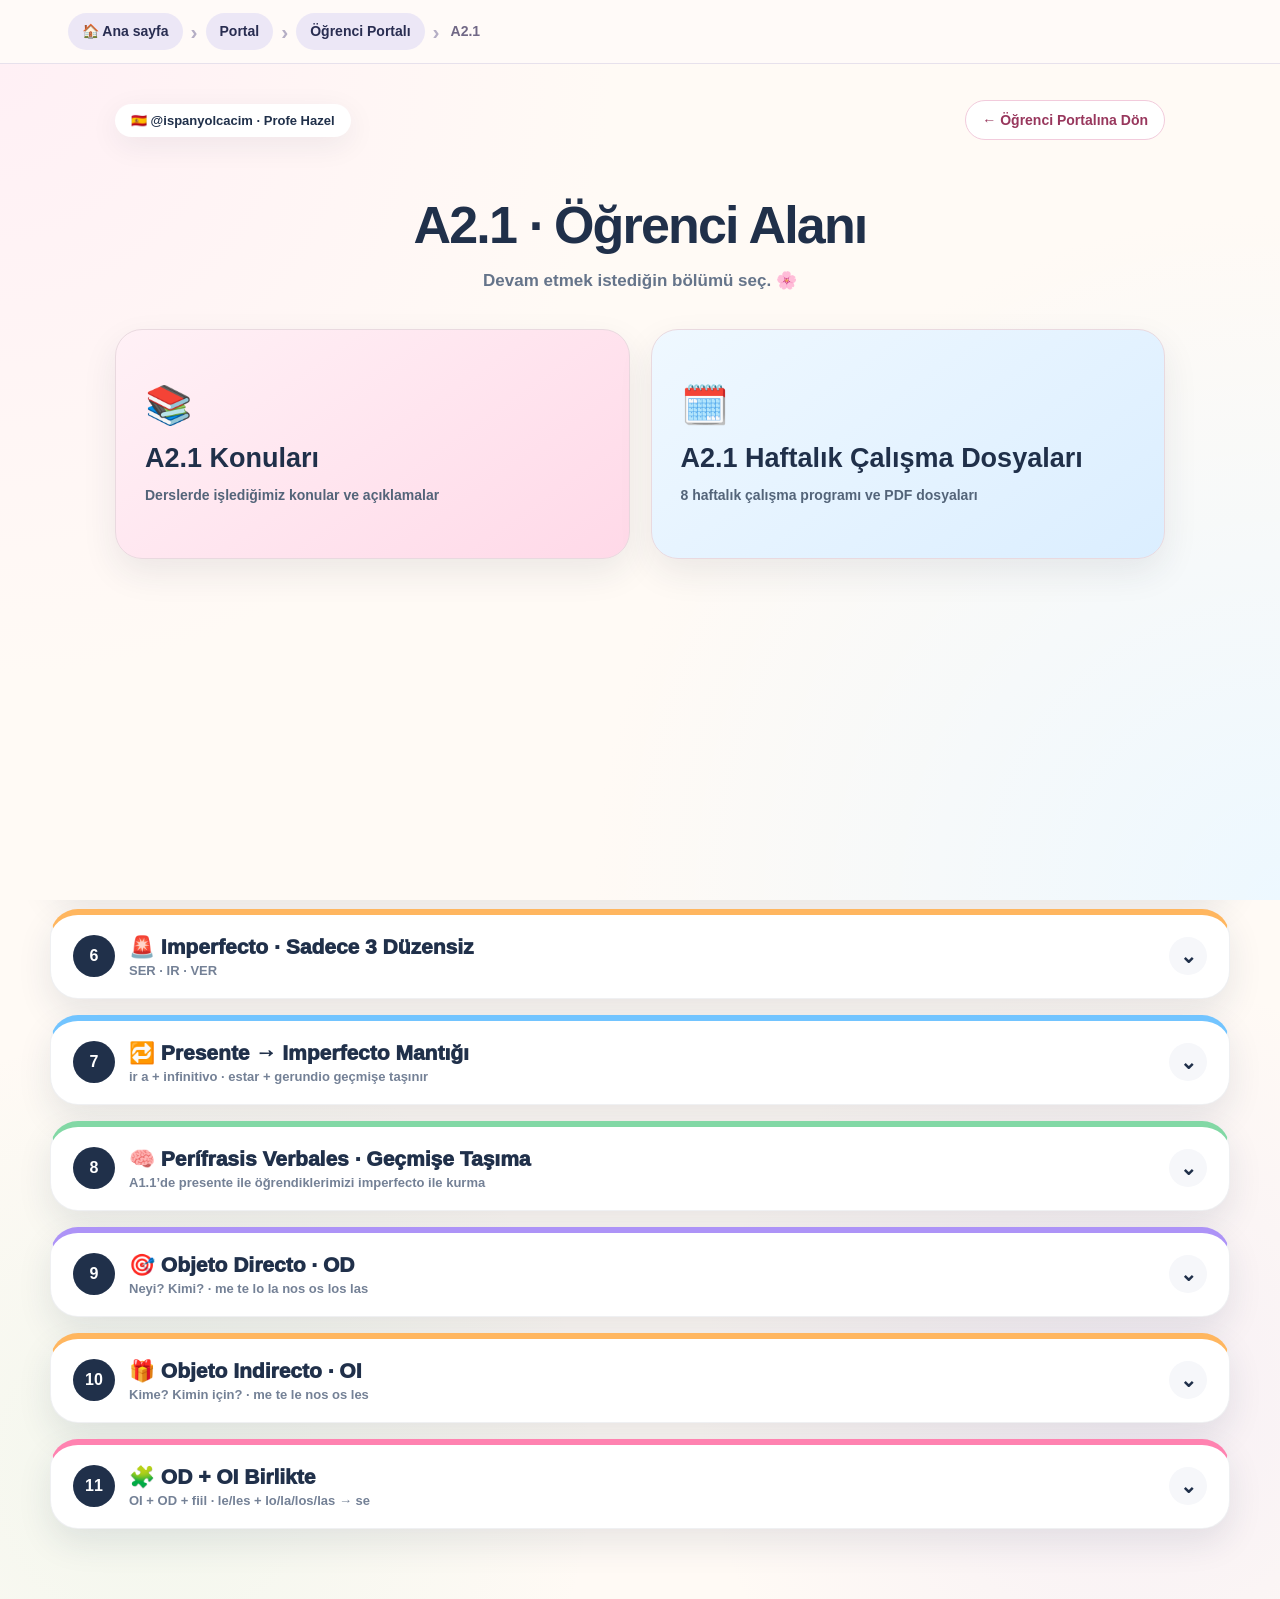
<file: a21.html>
<!DOCTYPE html>
<html lang="tr">
<head>
<meta charset="UTF-8" />
<meta name="viewport" content="width=device-width, initial-scale=1.0" />
<meta name="robots" content="noindex,nofollow" />
<title>A2.1 Öğrenci Portalı — İspanyolcacım</title>

<style>
:root{
  --ink:#20304a;
  --muted:#68778d;
  --bg:#fffaf5;
  --white:#ffffff;
  --pink:#ff82b0;
  --pink-soft:#fff0f5;
  --blue:#72c4ff;
  --blue-soft:#eef8ff;
  --green:#82d8a5;
  --green-soft:#effbf4;
  --purple:#ad93f7;
  --purple-soft:#f4f0ff;
  --orange:#ffb65f;
  --orange-soft:#fff4e5;
  --yellow:#ffd76c;
  --yellow-soft:#fff9df;
  --shadow:0 14px 34px rgba(32,48,74,.10);
  --shadow2:0 24px 60px rgba(32,48,74,.15);
}

*{box-sizing:border-box}
html{scroll-behavior:smooth}

body{
  margin:0;
  font-family:"Trebuchet MS","Segoe UI",Arial,sans-serif;
  color:var(--ink);
  background:
    radial-gradient(circle at 10% 5%, rgba(255,130,176,.11), transparent 24%),
    radial-gradient(circle at 92% 8%, rgba(114,196,255,.12), transparent 24%),
    radial-gradient(circle at 12% 92%, rgba(130,216,165,.10), transparent 24%),
    radial-gradient(circle at 88% 88%, rgba(173,147,247,.10), transparent 24%),
    var(--bg);
  min-height:100vh;
}

button{
  font:inherit;
}

/* ---------- SCREEN SYSTEM ---------- */
.screen{
  display:none;
  min-height:100vh;
}
.screen.active{
  display:block;
}

/* ---------- HOME ---------- */
.home{
  min-height:100vh;
  display:flex;
  flex-direction:column;
}

.home-head{
  text-align:center;
  padding:68px 24px 30px;
}

.home-return{
  display:inline-block;
  margin-bottom:18px;
  padding:15px 28px;
  border-radius:999px;
  background:#ff3366;
  color:#fff;
  text-decoration:none;
  font-weight:900;
  box-shadow:var(--shadow);
  transition:.2s ease;
}
.home-return:hover{
  transform:translateY(-2px);
  box-shadow:var(--shadow2);
}

.brand{
  display:inline-block;
  padding:9px 15px;
  border-radius:999px;
  background:#fff;
  box-shadow:var(--shadow);
  font-size:14px;
  font-weight:900;
}

.home-head h1{
  margin:18px 0 10px;
  font-size:clamp(40px,6vw,82px);
  line-height:1.02;
}

.home-head p{
  max-width:750px;
  margin:0 auto;
  color:var(--muted);
  font-weight:700;
  font-size:clamp(17px,2vw,21px);
}

.levels{
  width:min(1150px,calc(100% - 36px));
  margin:28px auto 70px;
  display:grid;
  grid-template-columns:repeat(2,minmax(0,1fr));
  gap:24px;
}

.level-card{
  border:none;
  cursor:pointer;
  position:relative;
  min-height:245px;
  border-radius:34px;
  padding:30px;
  text-align:left;
  color:var(--ink);
  box-shadow:var(--shadow);
  transition:.22s ease;
  overflow:hidden;
}

.level-card:hover{
  transform:translateY(-6px);
  box-shadow:var(--shadow2);
}

.level-card::after{
  content:"→";
  position:absolute;
  right:28px;
  bottom:23px;
  width:54px;
  height:54px;
  border-radius:50%;
  display:grid;
  place-items:center;
  background:rgba(255,255,255,.78);
  font-size:30px;
  font-weight:900;
}

.level-card .big{
  display:block;
  font-size:clamp(48px,5vw,70px);
  font-weight:1000;
  line-height:1;
}

.level-card .label{
  display:block;
  margin-top:12px;
  font-size:20px;
  font-weight:900;
}

.level-card .desc{
  display:block;
  margin-top:8px;
  color:#617087;
  font-weight:700;
  max-width:82%;
}

.a11{background:linear-gradient(145deg,#fff0f5,#ffdce9)}
.a12{background:linear-gradient(145deg,#edf8ff,#d9efff)}
.a21{background:linear-gradient(145deg,#eefbf3,#d8f5e4)}
.a22{background:linear-gradient(145deg,#f4f0ff,#e7deff)}

.home-foot{
  margin-top:auto;
  text-align:center;
  padding:22px;
  color:#6b778b;
  font-weight:800;
}

/* ---------- LEVEL PAGE ---------- */
.topbar{
  position:sticky;
  top:0;
  z-index:50;
  display:flex;
  justify-content:space-between;
  align-items:center;
  gap:14px;
  padding:14px 22px;
  background:rgba(255,250,245,.93);
  backdrop-filter:blur(14px);
  border-bottom:1px solid rgba(32,48,74,.08);
}

.back{
  border:none;
  background:#fff;
  border-radius:999px;
  padding:10px 15px;
  cursor:pointer;
  font-weight:900;
  color:var(--ink);
  box-shadow:var(--shadow);
}

.top-title{
  font-weight:1000;
}

.hero{
  text-align:center;
  padding:48px 24px 30px;
}

.hero .pill{
  display:inline-block;
  padding:8px 14px;
  border-radius:999px;
  background:#fff;
  box-shadow:var(--shadow);
  font-size:13px;
  font-weight:900;
}

.hero h2{
  margin:16px 0 8px;
  font-size:clamp(38px,5vw,66px);
}

.hero p{
  max-width:800px;
  margin:0 auto;
  color:var(--muted);
  font-size:18px;
  font-weight:700;
}

/* ---------- ACCORDION LIST ---------- */
.topic-list{
  width:min(1180px,calc(100% - 36px));
  margin:20px auto 70px;
  display:flex;
  flex-direction:column;
  gap:16px;
}

.topic{
  background:#fff;
  border-radius:28px;
  box-shadow:var(--shadow);
  overflow:hidden;
  border:1px solid rgba(32,48,74,.07);
}

.topic-btn{
  width:100%;
  border:none;
  cursor:pointer;
  background:transparent;
  color:var(--ink);
  display:flex;
  align-items:center;
  justify-content:space-between;
  gap:18px;
  padding:20px 22px;
  text-align:left;
}

.topic-left{
  display:flex;
  align-items:center;
  gap:14px;
}

.topic-num{
  width:42px;
  height:42px;
  min-width:42px;
  display:grid;
  place-items:center;
  border-radius:50%;
  background:var(--ink);
  color:#fff;
  font-weight:900;
}

.topic-title{
  font-size:21px;
  font-weight:1000;
}

.topic-sub{
  display:block;
  margin-top:4px;
  color:#748196;
  font-size:13px;
  font-weight:700;
}

.arrow{
  width:38px;
  height:38px;
  border-radius:50%;
  display:grid;
  place-items:center;
  background:#f6f7fa;
  font-size:20px;
  font-weight:900;
  transition:.2s ease;
}

.topic.open .arrow{
  transform:rotate(180deg);
}

.topic-content{
  max-height:0;
  opacity:0;
  overflow:hidden;
  transition:max-height .45s ease, opacity .25s ease;
}

.topic.open .topic-content{
  max-height:5000px;
  opacity:1;
}

.inner{
  padding:0 22px 24px;
}

/* ---------- DETAIL ELEMENTS ---------- */
.section-box{
  border-radius:22px;
  padding:18px;
  background:#fbfbfd;
  border:1px solid rgba(32,48,74,.07);
  margin-top:14px;
}

.section-box h3{
  margin:0 0 12px;
  font-size:19px;
}

.alpha-grid{
  display:grid;
  grid-template-columns:repeat(9,minmax(0,1fr));
  gap:8px;
}

.letter{
  text-align:center;
  background:#fff;
  border-radius:14px;
  padding:10px 4px;
  box-shadow:0 5px 14px rgba(32,48,74,.06);
  font-weight:900;
}

.letter span{
  display:block;
  font-size:12px;
  color:#6e7b8f;
  margin-top:4px;
}

.sound-grid{
  display:grid;
  grid-template-columns:repeat(3,minmax(0,1fr));
  gap:12px;
}

.sound{
  background:#fff;
  border-radius:18px;
  padding:14px;
  border-left:5px solid var(--pink);
}

.sound strong{
  display:block;
  margin-bottom:6px;
  font-size:16px;
}

.sound small{
  color:#65758b;
  font-weight:700;
}

.verb-table{
  width:100%;
  border-collapse:separate;
  border-spacing:6px;
  font-size:14px;
}

.verb-table th,.verb-table td{
  padding:10px 8px;
  border-radius:10px;
  text-align:center;
  background:#f7f8fb;
}

.verb-table th{
  font-weight:1000;
}

.rule-grid{
  display:grid;
  grid-template-columns:repeat(2,minmax(0,1fr));
  gap:14px;
}

.rule{
  border-radius:20px;
  padding:16px;
  background:#fff;
  border:1px solid rgba(32,48,74,.07);
}

.rule .rnum{
  display:inline-grid;
  width:32px;
  height:32px;
  place-items:center;
  border-radius:50%;
  color:#fff;
  background:var(--ink);
  font-weight:900;
  margin-bottom:8px;
}

.rule h4{
  margin:0 0 8px;
  font-size:17px;
}

.rule p{
  margin:0;
  color:#5f6f86;
  font-weight:700;
  line-height:1.55;
}

.mini-chips{
  display:flex;
  flex-wrap:wrap;
  gap:7px;
  margin-top:10px;
}

.chip{
  display:inline-block;
  padding:7px 10px;
  border-radius:999px;
  background:#f4f6f9;
  font-size:13px;
  font-weight:900;
}

.alert{
  margin-top:12px;
  padding:12px 14px;
  border-radius:16px;
  background:var(--yellow-soft);
  border:1px solid rgba(255,215,108,.7);
  font-weight:900;
}

.usage-grid{
  display:grid;
  grid-template-columns:repeat(2,minmax(0,1fr));
  gap:12px;
}
.usage-card{
  background:#fff;
  border:1px solid rgba(32,48,74,.07);
  border-radius:18px;
  padding:14px;
}
.usage-card strong{
  display:block;
  margin-bottom:6px;
  font-size:15px;
}
.usage-card p{
  margin:0;
  color:#607087;
  font-size:13px;
  line-height:1.5;
  font-weight:700;
}
.example-box{
  margin-top:8px;
  padding:9px 11px;
  border-radius:13px;
  background:#f7f8fb;
  font-size:13px;
  font-weight:900;
  line-height:1.45;
}
.quick-profile{
  display:grid;
  grid-template-columns:repeat(2,minmax(0,1fr));
  gap:10px;
}
.profile-line{
  background:#fff;
  border-radius:16px;
  padding:12px 14px;
  border:1px solid rgba(32,48,74,.07);
}
.profile-line b{
  display:block;
  margin-bottom:4px;
}

.pink{border-top:6px solid var(--pink)}
.blue{border-top:6px solid var(--blue)}
.green{border-top:6px solid var(--green)}
.purple{border-top:6px solid var(--purple)}
.orange{border-top:6px solid var(--orange)}
.yellow{border-top:6px solid var(--yellow)}

.placeholder{
  text-align:center;
  padding:40px 20px 10px;
  color:#758197;
  font-weight:800;
}

/* ---------- OTHER LEVELS ---------- */
.empty-wrap{
  width:min(850px,calc(100% - 36px));
  margin:80px auto;
  background:#fff;
  box-shadow:var(--shadow);
  border-radius:30px;
  padding:44px 30px;
  text-align:center;
}

.empty-wrap .emoji{
  font-size:56px;
}

.empty-wrap h3{
  margin:12px 0 6px;
  font-size:34px;
}

.empty-wrap p{
  margin:0;
  color:#6a788d;
  font-weight:700;
}



/* ---------- HOMEWORK TRACKER ---------- */
.tracker-home-card{
  background:linear-gradient(145deg,#fff5e9,#ffe1bd);
  display:flex;
  align-items:center;
  justify-content:center;
  text-align:center;
}
.tracker-home-card .label{
  margin:0;
  font-size:clamp(27px,3vw,40px);
  max-width:100%;
}
.tracker-home-card::after{display:none}

.tracker-wrap{
  width:min(1120px,calc(100% - 36px));
  margin:24px auto 70px;
}
.tracker-intro{
  max-width:760px;
  margin:0 auto 24px;
  text-align:center;
  color:var(--muted);
  font-size:17px;
  font-weight:700;
  line-height:1.6;
}
.tracker-login{
  width:min(760px,100%);
  margin:0 auto;
  background:#fff;
  border-radius:30px;
  box-shadow:var(--shadow);
  border:1px solid rgba(32,48,74,.07);
  padding:28px;
}
.tracker-steps{
  display:grid;
  grid-template-columns:repeat(4,1fr);
  gap:8px;
  margin-bottom:22px;
}
.tracker-step{
  background:#f7f8fb;
  border-radius:14px;
  padding:9px 8px;
  text-align:center;
  font-size:12px;
  font-weight:900;
  color:#68778d;
}
.tracker-form-grid{
  display:grid;
  grid-template-columns:1fr 1fr;
  gap:14px;
}
.tracker-field{display:flex;flex-direction:column;gap:7px}
.tracker-field.full{grid-column:1/-1}
.tracker-field label{font-weight:1000;font-size:14px}
.tracker-input{
  width:100%;
  border:2px solid #e8ebf1;
  border-radius:16px;
  padding:14px 15px;
  font:inherit;
  font-size:16px;
  outline:none;
  background:#fbfcfe;
  color:var(--ink);
}
.tracker-input:focus{
  border-color:var(--orange);
  box-shadow:0 0 0 4px rgba(255,182,95,.15);
}
.tracker-input:disabled{opacity:.6;cursor:not-allowed}
.tracker-button{
  width:100%;
  margin-top:16px;
  border:none;
  border-radius:17px;
  padding:15px 18px;
  cursor:pointer;
  background:var(--ink);
  color:#fff;
  font-weight:1000;
  font-size:16px;
}
.tracker-button:disabled{opacity:.55;cursor:wait}
.tracker-message{
  display:none;
  margin-top:14px;
  padding:12px 14px;
  border-radius:14px;
  font-weight:900;
  font-size:14px;
}
.tracker-message.show{display:block}
.tracker-message.error{background:#fff0f2;color:#b23349}
.tracker-message.info{background:var(--blue-soft);color:#346783}

.tracker-results{display:none;margin-top:26px}
.tracker-results.show{display:block}
.tracker-profile{
  background:#fff;
  border-radius:30px;
  box-shadow:var(--shadow);
  border:1px solid rgba(32,48,74,.07);
  padding:26px;
}
.tracker-profile-head{
  display:flex;
  align-items:flex-start;
  justify-content:space-between;
  gap:18px;
  flex-wrap:wrap;
}
.tracker-profile h3{margin:0;font-size:30px}
.tracker-level-pill{
  display:inline-block;
  margin-top:7px;
  padding:7px 11px;
  border-radius:999px;
  background:var(--orange-soft);
  font-size:13px;
  font-weight:1000;
}
.tracker-progress-number{font-size:38px;font-weight:1000;line-height:1}
.tracker-progress-label{font-size:12px;color:var(--muted);font-weight:900;margin-top:5px;text-align:right}
.tracker-progress-track{
  height:14px;
  border-radius:999px;
  background:#edf0f4;
  overflow:hidden;
  margin-top:20px;
}
.tracker-progress-fill{
  height:100%;
  width:0;
  border-radius:999px;
  background:linear-gradient(90deg,var(--green),var(--blue));
  transition:width .45s ease;
}
.tracker-stats{
  display:grid;
  grid-template-columns:repeat(5,1fr);
  gap:12px;
  margin-top:18px;
}
.tracker-stat{
  border-radius:18px;
  padding:15px;
  text-align:center;
  background:#f8f9fb;
}
.tracker-stat strong{display:block;font-size:25px}
.tracker-stat span{font-size:12px;font-weight:900;color:var(--muted)}
.tracker-stat.average{background:linear-gradient(145deg,var(--pink-soft),var(--purple-soft));border:1px solid rgba(173,147,247,.24)}
.tracker-stat.average strong{color:#7a56c7}
.tracker-filters{
  display:flex;
  flex-wrap:wrap;
  gap:9px;
  margin:22px 0 14px;
}
.tracker-filter{
  border:none;
  border-radius:999px;
  padding:9px 13px;
  cursor:pointer;
  background:#fff;
  box-shadow:0 5px 14px rgba(32,48,74,.08);
  color:var(--ink);
  font-weight:900;
}
.tracker-filter.active{background:var(--ink);color:#fff}
.tracker-list{display:flex;flex-direction:column;gap:11px}
.tracker-task{
  display:grid;
  grid-template-columns:minmax(0,1fr) auto;
  gap:14px;
  align-items:center;
  background:#fff;
  border-radius:20px;
  padding:16px 18px;
  border:1px solid rgba(32,48,74,.07);
  box-shadow:0 6px 18px rgba(32,48,74,.05);
}
.tracker-task-title{font-weight:1000;font-size:16px}
.tracker-task-value{
  white-space:pre-line;
  margin-top:5px;
  color:#66758a;
  font-size:12px;
  font-weight:700;
  line-height:1.45;
}
.tracker-status{
  display:inline-flex;
  align-items:center;
  justify-content:center;
  min-width:118px;
  padding:8px 11px;
  border-radius:999px;
  font-size:12px;
  font-weight:1000;
}
.tracker-status.completed{background:var(--green-soft);color:#34704c}
.tracker-status.missing{background:#fff0f2;color:#b23349}
.tracker-status.pending{background:var(--yellow-soft);color:#8b6814}
.tracker-empty{
  padding:30px 18px;
  text-align:center;
  color:var(--muted);
  font-weight:900;
}
.tracker-note{
  margin-top:12px;
  text-align:center;
  color:#7b8798;
  font-size:12px;
  font-weight:700;
}

@media(max-width:700px){
  .tracker-form-grid{grid-template-columns:1fr}
  .tracker-field.full{grid-column:auto}
  .tracker-steps{grid-template-columns:1fr 1fr}
  .tracker-stats{grid-template-columns:1fr 1fr}
  .tracker-task{grid-template-columns:1fr}
  .tracker-status{justify-self:start}
}

/* ---------- PASSWORD MODAL ---------- */
.modal{
  position:fixed;
  inset:0;
  z-index:999;
  display:none;
  align-items:center;
  justify-content:center;
  padding:20px;
  background:rgba(32,48,74,.34);
  backdrop-filter:blur(7px);
}
.modal.show{display:flex}
.modal-card{
  width:min(430px,100%);
  background:#fff;
  border-radius:30px;
  padding:28px;
  box-shadow:0 30px 90px rgba(32,48,74,.28);
  text-align:center;
  border:1px solid rgba(32,48,74,.08);
}
.modal-icon{
  width:68px;
  height:68px;
  margin:0 auto 12px;
  border-radius:22px;
  display:grid;
  place-items:center;
  background:linear-gradient(145deg,var(--pink-soft),var(--purple-soft));
  font-size:34px;
}
.modal-card h3{
  margin:6px 0 7px;
  font-size:27px;
}
.modal-card p{
  margin:0 0 18px;
  color:var(--muted);
  font-weight:700;
  line-height:1.5;
}
.password-input{
  width:100%;
  border:2px solid #e8ebf1;
  border-radius:16px;
  padding:14px 15px;
  font-size:17px;
  outline:none;
  color:var(--ink);
  background:#fbfcfe;
}
.password-input:focus{
  border-color:var(--purple);
  box-shadow:0 0 0 4px rgba(173,147,247,.12);
}
.modal-actions{
  display:grid;
  grid-template-columns:1fr 1fr;
  gap:10px;
  margin-top:12px;
}
.modal-btn{
  border:none;
  border-radius:15px;
  padding:12px 14px;
  font-weight:900;
  cursor:pointer;
}
.modal-btn.cancel{
  background:#f3f5f8;
  color:var(--ink);
}
.modal-btn.enter{
  background:var(--ink);
  color:white;
}
.password-error{
  display:none;
  margin-top:12px;
  padding:10px 12px;
  border-radius:13px;
  background:#fff0f2;
  color:#b23349;
  font-size:13px;
  font-weight:900;
}
.password-error.show{display:block}

/* ---------- RESPONSIVE ---------- */
@media(max-width:900px){
  .levels{grid-template-columns:1fr}
  .alpha-grid{grid-template-columns:repeat(6,minmax(0,1fr))}
  .sound-grid{grid-template-columns:1fr 1fr}
  .rule-grid{grid-template-columns:1fr}
}

@media(max-width:620px){
  .home-head{padding-top:42px}
  .level-card{min-height:205px}
  .topic-title{font-size:18px}
  .alpha-grid{grid-template-columns:repeat(4,minmax(0,1fr))}
  .sound-grid{grid-template-columns:1fr}
  .usage-grid,.quick-profile{grid-template-columns:1fr}
  .verb-table{font-size:12px}
  .verb-table th,.verb-table td{padding:8px 4px}
  .top-title{font-size:14px}
}
</style>
</head>

<body><script src="portal-breadcrumbs.js?v=20261115-1"></script>
<section id="a21" class="screen active">
  <div class="topbar">
    <button class="back" onclick="location.href='ogrenci-portali.html'">← Ana Sayfa</button>
    <div class="top-title">🇪🇸 A2.1 · Dönem Sonu Özeti</div>
    <div></div>
  </div>

  <div class="hero">
    <div class="pill">✨ KONUYA TIKLA · DETAYLARI AÇ</div>
    <h2>A2.1 Konuları</h2>
    <p>Geçmiş zamanlar, nesne zamirleri ve A1.1’de öğrendiğimiz yapıların geçmişe taşınması.</p>
  </div>

  <div class="topic-list">

    <!-- A2.1 - 1 -->
    <article class="topic pink">
      <button class="topic-btn" onclick="toggleTopic(this)">
        <div class="topic-left">
          <span class="topic-num">1</span>
          <div>
            <div class="topic-title">⏱️ Pretérito Indefinido · Düzenli Çekimler</div>
            <span class="topic-sub">-AR / -ER / -IR · tamamlanmış geçmiş eylem</span>
          </div>
        </div>
        <span class="arrow">⌄</span>
      </button>

      <div class="topic-content">
        <div class="inner">

          <div class="section-box">
            <h3>✅ Düzenli Çekimler</h3>
            <table class="verb-table">
              <tr><th>Özne</th><th>TRABAJAR</th><th>COMER</th><th>VIVIR</th></tr>
              <tr><td>yo</td><td>trabajé</td><td>comí</td><td>viví</td></tr>
              <tr><td>tú</td><td>trabajaste</td><td>comiste</td><td>viviste</td></tr>
              <tr><td>él / ella / usted</td><td>trabajó</td><td>comió</td><td>vivió</td></tr>
              <tr><td>nosotros/as</td><td>trabajamos</td><td>comimos</td><td>vivimos</td></tr>
              <tr><td>vosotros/as</td><td>trabajasteis</td><td>comisteis</td><td>vivisteis</td></tr>
              <tr><td>ellos / ellas / ustedes</td><td>trabajaron</td><td>comieron</td><td>vivieron</td></tr>
            </table>

            <div class="alert">
              🧠 <strong>Indefinido = oldu, bitti.</strong> Geçmişte tamamlanmış ve sınırı belli eylemleri anlatır.
            </div>
          </div>

        </div>
      </div>
    </article>

    <!-- A2.1 - 2 -->
    <article class="topic blue">
      <button class="topic-btn" onclick="toggleTopic(this)">
        <div class="topic-left">
          <span class="topic-num">2</span>
          <div>
            <div class="topic-title">⚡ Indefinido · Düzensiz Kökler</div>
            <span class="topic-sub">ortak ekler · U-J-I kökleri · J ile bitenlerde ellos dikkat</span>
          </div>
        </div>
        <span class="arrow">⌄</span>
      </button>

      <div class="topic-content">
        <div class="inner">

          <div class="section-box">
            <h3>🧩 Düzensiz Kök + Ortak Ekler</h3>
            <div class="alert">
              Düzensiz kök aldıktan sonra fiilin <strong>-AR / -ER / -IR</strong> ile bitmesine bakmayız.
              Hepsi ortak ekleri alır:
              <br><strong>-e · -iste · -o · -imos · -isteis · -ieron</strong>
            </div>

            <table class="verb-table" style="margin-top:14px;">
              <tr><th>Fiil</th><th>Düzensiz Kök</th><th>Örnek</th></tr>
              <tr><td>estar</td><td>estuv-</td><td>estuve</td></tr>
              <tr><td>hacer</td><td>hic-</td><td>hice / hizo</td></tr>
              <tr><td>decir</td><td>dij-</td><td>dije</td></tr>
              <tr><td>tener</td><td>tuv-</td><td>tuve</td></tr>
              <tr><td>andar</td><td>anduv-</td><td>anduve</td></tr>
              <tr><td>poder</td><td>pud-</td><td>pude</td></tr>
              <tr><td>poner</td><td>pus-</td><td>puse</td></tr>
              <tr><td>saber</td><td>sup-</td><td>supe</td></tr>
              <tr><td>caber</td><td>cup-</td><td>cupe</td></tr>
              <tr><td>haber</td><td>hub-</td><td>hubo</td></tr>
              <tr><td>querer</td><td>quis-</td><td>quise</td></tr>
              <tr><td>venir</td><td>vin-</td><td>vine</td></tr>
            </table>

            <div class="alert">
              ⚠️ Bu düzensiz kök grubunda <strong>aksan işareti yoktur.</strong>
            </div>
          </div>

          <div class="section-box">
            <h3>🔤 U – J – I Tipleri</h3>
            <div class="usage-grid">
              <div class="usage-card">
                <strong>U kökü</strong>
                <div class="example-box">
                  saber → sup-<br>
                  poder → pud-<br>
                  poner → pus-<br>
                  haber → hub-<br>
                  caber → cup-<br>
                  tener → tuv-<br>
                  estar → estuv-<br>
                  andar → anduv-
                </div>
              </div>

              <div class="usage-card">
                <strong>J kökü</strong>
                <div class="example-box">
                  decir → dij-<br>
                  conducir → conduj-<br>
                  producir → produj-<br>
                  traducir → traduj-<br>
                  traer → traj-
                </div>
              </div>

              <div class="usage-card">
                <strong>I kökü</strong>
                <div class="example-box">
                  querer → quis-<br>
                  venir → vin-<br>
                  hacer → hic- / hiz- (hizo)
                </div>
              </div>
            </div>

            <div class="alert">
              🚨 Kök <strong>-j</strong> ile bitiyorsa ellos/ellas/ustedes çekiminde <strong>-ieron değil, -eron</strong> gelir:
              <br>decir → <strong>dijeron</strong> · traer → <strong>trajeron</strong>
            </div>
          </div>

        </div>
      </div>
    </article>

    <!-- A2.1 - 3 -->
    <article class="topic yellow">
      <button class="topic-btn" onclick="toggleTopic(this)">
        <div class="topic-left">
          <span class="topic-num">3</span>
          <div>
            <div class="topic-title">🔄 Indefinido · Ses Değişimi ve +Y</div>
            <span class="topic-sub">E→I · O→U · I→Y | sadece belirli şahıslarda</span>
          </div>
        </div>
        <span class="arrow">⌄</span>
      </button>

      <div class="topic-content">
        <div class="inner">

          <div class="section-box">
            <h3>🎯 Ses Değişimi</h3>
            <p style="margin:0 0 12px;color:#607087;font-weight:700;line-height:1.6;">
              Bazı <strong>-IR</strong> fiillerinde ses değişimi sadece
              <strong>él/ella/usted</strong> ve <strong>ellos/ellas/ustedes</strong> çekimlerinde görülür.
            </p>

            <div class="usage-grid">
              <div class="usage-card">
                <strong>E → I</strong>
                <div class="example-box">
                  pedir → pidió / pidieron<br>
                  sentir → sintió / sintieron<br>
                  repetir → repitió / repitieron<br>
                  seguir → siguió / siguieron
                </div>
              </div>

              <div class="usage-card">
                <strong>O → U</strong>
                <div class="example-box">
                  dormir → durmió / durmieron<br>
                  morir → murió / murieron
                </div>
              </div>
            </div>
          </div>

          <div class="section-box">
            <h3>➕ Y Kaynaştırması</h3>
            <div class="usage-grid">
              <div class="usage-card">
                <strong>leer</strong>
                <div class="example-box">leyó · leyeron</div>
              </div>
              <div class="usage-card">
                <strong>construir</strong>
                <div class="example-box">construyó · construyeron</div>
              </div>
              <div class="usage-card">
                <strong>caer</strong>
                <div class="example-box">cayó · cayeron</div>
              </div>
              <div class="usage-card">
                <strong>oír</strong>
                <div class="example-box">oyó · oyeron</div>
              </div>
              <div class="usage-card">
                <strong>huir</strong>
                <div class="example-box">huyó · huyeron</div>
              </div>
              <div class="usage-card">
                <strong>influir / sustituir</strong>
                <div class="example-box">influyó · influyeron<br>sustituyó · sustituyeron</div>
              </div>
            </div>
          </div>

        </div>
      </div>
    </article>

    <!-- A2.1 - 4 -->
    <article class="topic green">
      <button class="topic-btn" onclick="toggleTopic(this)">
        <div class="topic-left">
          <span class="topic-num">4</span>
          <div>
            <div class="topic-title">⭐ Indefinido · Tamamen Düzensizler</div>
            <span class="topic-sub">DAR · SER / IR</span>
          </div>
        </div>
        <span class="arrow">⌄</span>
      </button>

      <div class="topic-content">
        <div class="inner">
          <div class="section-box">
            <h3>🚨 Tamamen Düzensiz Çekimler</h3>
            <div class="usage-grid">
              <div class="usage-card">
                <strong>DAR</strong>
                <div class="example-box">
                  di · diste · dio<br>
                  dimos · disteis · dieron
                </div>
              </div>

              <div class="usage-card">
                <strong>SER / IR</strong>
                <div class="example-box">
                  fui · fuiste · fue<br>
                  fuimos · fuisteis · fueron
                </div>
              </div>
            </div>

            <div class="alert">📌 SER ve IR aynı çekimi paylaşır. Anlamı cümle bağlamından anlarsın.</div>
          </div>
        </div>
      </div>
    </article>

    <!-- A2.1 - 5 -->
    <article class="topic purple">
      <button class="topic-btn" onclick="toggleTopic(this)">
        <div class="topic-left">
          <span class="topic-num">5</span>
          <div>
            <div class="topic-title">🌫️ Pretérito Imperfecto de Indicativo</div>
            <span class="topic-sub">presentenin geçmişi · tekrar eden eylem · geçmişin tarifi</span>
          </div>
        </div>
        <span class="arrow">⌄</span>
      </button>

      <div class="topic-content">
        <div class="inner">

          <div class="section-box">
            <h3>🧠 Ana Mantık: “Presentenin Geçmişi”</h3>
            <div class="alert">
              Presente’de ne yapıyorsak / nasılsak / nerede isek,
              <strong>Imperfecto</strong> ile bunu geçmişte “-yordum / -rdım / idi” mantığına taşırız.
            </div>

            <div class="usage-grid" style="margin-top:14px;">
              <div class="usage-card">
                <strong>1. Tekrar eden geçmiş eylem</strong>
                <div class="example-box">
                  De niño jugaba en la calle.<br>
                  Çocukken sokakta oynardım.
                </div>
              </div>

              <div class="usage-card">
                <strong>2. Geçmişin tarifi / arka planı</strong>
                <div class="example-box">
                  La casa era grande.<br>
                  Ev büyüktü.
                </div>
              </div>

              <div class="usage-card">
                <strong>3. “-idi” / durum anlatımı</strong>
                <div class="example-box">
                  Estaba cansada.<br>
                  Yorgundum.
                </div>
              </div>
            </div>
          </div>

          <div class="section-box">
            <h3>✅ Düzenli Çekimler</h3>
            <table class="verb-table">
              <tr><th>Özne</th><th>CANTAR</th><th>BEBER</th><th>VIVIR</th></tr>
              <tr><td>yo</td><td>cantaba</td><td>bebía</td><td>vivía</td></tr>
              <tr><td>tú</td><td>cantabas</td><td>bebías</td><td>vivías</td></tr>
              <tr><td>él / ella / usted</td><td>cantaba</td><td>bebía</td><td>vivía</td></tr>
              <tr><td>nosotros/as</td><td>cantábamos</td><td>bebíamos</td><td>vivíamos</td></tr>
              <tr><td>vosotros/as</td><td>cantabais</td><td>bebíais</td><td>vivíais</td></tr>
              <tr><td>ellos / ellas / ustedes</td><td>cantaban</td><td>bebían</td><td>vivían</td></tr>
            </table>
          </div>

        </div>
      </div>
    </article>

    <!-- A2.1 - 6 -->
    <article class="topic orange">
      <button class="topic-btn" onclick="toggleTopic(this)">
        <div class="topic-left">
          <span class="topic-num">6</span>
          <div>
            <div class="topic-title">🚨 Imperfecto · Sadece 3 Düzensiz</div>
            <span class="topic-sub">SER · IR · VER</span>
          </div>
        </div>
        <span class="arrow">⌄</span>
      </button>

      <div class="topic-content">
        <div class="inner">

          <div class="section-box">
            <h3>⭐ Üç Düzensiz Fiil</h3>
            <table class="verb-table">
              <tr><th>Özne</th><th>SER</th><th>IR</th><th>VER</th></tr>
              <tr><td>yo</td><td>era</td><td>iba</td><td>veía</td></tr>
              <tr><td>tú</td><td>eras</td><td>ibas</td><td>veías</td></tr>
              <tr><td>él / ella / usted</td><td>era</td><td>iba</td><td>veía</td></tr>
              <tr><td>nosotros/as</td><td>éramos</td><td>íbamos</td><td>veíamos</td></tr>
              <tr><td>vosotros/as</td><td>erais</td><td>ibais</td><td>veíais</td></tr>
              <tr><td>ellos / ellas / ustedes</td><td>eran</td><td>iban</td><td>veían</td></tr>
            </table>

            <div class="alert">🎯 Imperfecto’da düzensiz fiil sayısı sadece <strong>3</strong>: SER · IR · VER.</div>
          </div>

        </div>
      </div>
    </article>

    <!-- A2.1 - 7 -->
    <article class="topic blue">
      <button class="topic-btn" onclick="toggleTopic(this)">
        <div class="topic-left">
          <span class="topic-num">7</span>
          <div>
            <div class="topic-title">🔁 Presente → Imperfecto Mantığı</div>
            <span class="topic-sub">ir a + infinitivo · estar + gerundio geçmişe taşınır</span>
          </div>
        </div>
        <span class="arrow">⌄</span>
      </button>

      <div class="topic-content">
        <div class="inner">

          <div class="section-box">
            <h3>🔮 Ir a + Infinitivo → Imperfecto</h3>
            <div class="usage-grid">
              <div class="usage-card">
                <strong>Presente</strong>
                <div class="example-box">
                  Voy a decir la verdad.<br>
                  Gerçeği söyleyeceğim.
                </div>
              </div>
              <div class="usage-card">
                <strong>Imperfecto</strong>
                <div class="example-box">
                  Iba a decir la verdad.<br>
                  Gerçeği söyleyecektim.
                </div>
              </div>
            </div>

            <div class="alert">🧠 <strong>voy a + infinitivo → iba a + infinitivo</strong> = “-acaktım / -ecektim”</div>
          </div>

          <div class="section-box">
            <h3>🏃 Estar + Gerundio → Imperfecto</h3>
            <div class="usage-grid">
              <div class="usage-card">
                <strong>Presente</strong>
                <div class="example-box">
                  Estoy bailando.<br>
                  Dans ediyorum.
                </div>
              </div>
              <div class="usage-card">
                <strong>Imperfecto</strong>
                <div class="example-box">
                  Estaba bailando.<br>
                  Dans ediyordum.
                </div>
              </div>
            </div>

            <div class="alert">🧠 <strong>estoy + gerundio → estaba + gerundio</strong> = “-yordum”</div>
          </div>

        </div>
      </div>
    </article>

    <!-- A2.1 - 8 -->
    <article class="topic green">
      <button class="topic-btn" onclick="toggleTopic(this)">
        <div class="topic-left">
          <span class="topic-num">8</span>
          <div>
            <div class="topic-title">🧠 Perífrasis Verbales · Geçmişe Taşıma</div>
            <span class="topic-sub">A1.1’de presente ile öğrendiklerimizi imperfecto ile kurma</span>
          </div>
        </div>
        <span class="arrow">⌄</span>
      </button>

      <div class="topic-content">
        <div class="inner">

          <div class="section-box">
            <h3>🔗 Aynı Yapı, Sadece İlk Fiil Geçmişte</h3>
            <table class="verb-table">
              <tr><th>Presente</th><th>Imperfecto</th><th>Türkçesi</th></tr>
              <tr><td>Tengo que estudiar.</td><td>Tenía que estudiar.</td><td>Ders çalışmak zorundaydım.</td></tr>
                            <tr><td>Debo trabajar.</td><td>Debía trabajar.</td><td>Çalışmam gerekiyordu / çalışmalıydım.</td></tr>
              <tr><td>Necesito descansar.</td><td>Necesitaba descansar.</td><td>Dinlenmeye ihtiyacım vardı.</td></tr>
              <tr><td>Suelo caminar.</td><td>Solía caminar.</td><td>Genellikle yürürdüm.</td></tr>
              <tr><td>Empiezo a estudiar.</td><td>Empezaba a estudiar.</td><td>Ders çalışmaya başlıyordum.</td></tr>
                                                                    </table>

            <div class="alert">
              📌 Ana fikir: ikinci fiil yine <strong>mastar</strong> kalır; zamanı taşıyan ilk fiildir.
            </div>
          </div>

        </div>
      </div>
    </article>

    <!-- A2.1 - 9 -->
    <article class="topic purple">
      <button class="topic-btn" onclick="toggleTopic(this)">
        <div class="topic-left">
          <span class="topic-num">9</span>
          <div>
            <div class="topic-title">🎯 Objeto Directo · OD</div>
            <span class="topic-sub">Neyi? Kimi? · me te lo la nos os los las</span>
          </div>
        </div>
        <span class="arrow">⌄</span>
      </button>

      <div class="topic-content">
        <div class="inner">

          <div class="section-box">
            <h3>❓ Objeto Directo = Neyi? Kimi?</h3>
            <table class="verb-table">
              <tr><th>Kişi / Nesne</th><th>OD Zamiri</th><th>Örnek</th></tr>
              <tr><td>a mí</td><td>me</td><td>Me ves. → Beni görüyorsun.</td></tr>
              <tr><td>a ti</td><td>te</td><td>Te veo. → Seni görüyorum.</td></tr>
              <tr><td>él / nesne masculino</td><td>lo</td><td>Lo compro. → Onu satın alıyorum.</td></tr>
              <tr><td>ella / nesne femenino</td><td>la</td><td>La compro. → Onu satın alıyorum.</td></tr>
              <tr><td>nosotros/as</td><td>nos</td><td>Nos llaman. → Bizi arıyorlar.</td></tr>
              <tr><td>vosotros/as</td><td>os</td><td>Os escucho. → Sizi dinliyorum.</td></tr>
              <tr><td>masculino plural</td><td>los</td><td>Los veo. → Onları görüyorum.</td></tr>
              <tr><td>femenino plural</td><td>las</td><td>Las veo. → Onları görüyorum.</td></tr>
            </table>

            <div class="alert">🎯 OD sorusu: <strong>¿Qué? / ¿A quién?</strong> → Neyi? / Kimi?</div>
          </div>

        </div>
      </div>
    </article>

    <!-- A2.1 - 10 -->
    <article class="topic orange">
      <button class="topic-btn" onclick="toggleTopic(this)">
        <div class="topic-left">
          <span class="topic-num">10</span>
          <div>
            <div class="topic-title">🎁 Objeto Indirecto · OI</div>
            <span class="topic-sub">Kime? Kimin için? · me te le nos os les</span>
          </div>
        </div>
        <span class="arrow">⌄</span>
      </button>

      <div class="topic-content">
        <div class="inner">

          <div class="section-box">
            <h3>❓ Objeto Indirecto = Kime? Kimin için?</h3>
            <table class="verb-table">
              <tr><th>Kişi</th><th>OI Zamiri</th><th>Örnek</th></tr>
              <tr><td>para mí / a mí</td><td>me</td><td>Me compra un regalo. → Bana bir hediye alıyor.</td></tr>
              <tr><td>para ti / a ti</td><td>te</td><td>Te escribo. → Sana yazıyorum.</td></tr>
              <tr><td>a él / a ella / a usted</td><td>le</td><td>Le doy el libro. → Ona kitabı veriyorum.</td></tr>
              <tr><td>a nosotros/as</td><td>nos</td><td>Nos explica la lección. → Bize dersi açıklıyor.</td></tr>
              <tr><td>a vosotros/as</td><td>os</td><td>Os preparo café. → Size kahve hazırlıyorum.</td></tr>
              <tr><td>a ellos / ellas / ustedes</td><td>les</td><td>Les mando un mensaje. → Onlara mesaj gönderiyorum.</td></tr>
            </table>
          </div>

        </div>
      </div>
    </article>

    <!-- A2.1 - 11 -->
    <article class="topic pink">
      <button class="topic-btn" onclick="toggleTopic(this)">
        <div class="topic-left">
          <span class="topic-num">11</span>
          <div>
            <div class="topic-title">🧩 OD + OI Birlikte</div>
            <span class="topic-sub">OI + OD + fiil · le/les + lo/la/los/las → se</span>
          </div>
        </div>
        <span class="arrow">⌄</span>
      </button>

      <div class="topic-content">
        <div class="inner">

          <div class="section-box">
            <h3>📌 Sıralama</h3>
            <div class="alert"><strong>OI + OD + FİİL</strong></div>

            <div class="usage-grid" style="margin-top:14px;">
              <div class="usage-card">
                <strong>Cindy compró una gorra para mí.</strong>
                <p>Ne aldı? → una gorra = OD<br>Kimin için? → para mí = OI</p>
                <div class="example-box">Cindy me la compró.<br>Cindy onu benim için aldı.</div>
              </div>

              <div class="usage-card">
                <strong>Le doy el libro.</strong>
                <p>le = ona · el libro = onu</p>
                <div class="example-box">Se lo doy.<br>Onu ona veriyorum.</div>
              </div>
            </div>
          </div>


          <div class="section-box">
            <h3>📍 OD + OI Cümlede Nereye Yerleşir?</h3>

            <div class="alert">
              Önce sıra değişmez: <strong>OI + OD</strong><br>
              Örn. <strong>te + lo</strong>, <strong>me + la</strong>, <strong>se + los</strong>
            </div>

            <div class="usage-grid" style="margin-top:14px;">

              <div class="usage-card">
                <strong>1. Sadece çekimli fiil varsa</strong>
                <p>Zamirler fiilin <strong>önüne</strong> gelir.</p>
                <div class="example-box">
                  Te lo compro.<br>
                  Onu sana alıyorum.<br><br>
                  Se la doy.<br>
                  Onu ona veriyorum.
                </div>
              </div>

              <div class="usage-card">
                <strong>2. Fiil grubunda MASTAR varsa</strong>
                <p>İki doğru yerleşim vardır.</p>
                <div class="example-box">
                  Te lo voy a comprar. ✅<br>
                  Voy a comprártelo. ✅<br><br>
                  Onu sana alacağım.
                </div>
                <div class="note" style="margin-top:10px;">
                  Mastara bağlanınca zamirler sona eklenir ve vurgu korunması için tilde gerekebilir:
                  <strong>comprar → comprártelo</strong>
                </div>
              </div>

              <div class="usage-card">
                <strong>3. Fiil grubunda GERUNDIO varsa</strong>
                <p>Yine iki doğru yerleşim vardır.</p>
                <div class="example-box">
                  Te lo estoy comprando. ✅<br>
                  Estoy comprándotelo. ✅<br><br>
                  Onu sana satın alıyorum.
                </div>
                <div class="note" style="margin-top:10px;">
                  Gerundioya bağlanınca tildeyi unutma:
                  <strong>comprando → comprándotelo</strong>
                </div>
              </div>

              <div class="usage-card">
                <strong>4. Olumlu IMPERATIVO varsa</strong>
                <p>Zamirler fiilin <strong>sonuna bitişik</strong> gelir.</p>
                <div class="example-box">
                  ¡Cómpratelo! ✅<br>
                  Onu kendine / onu satın al!<br><br>
                  ¡Dámelo! ✅<br>
                  Onu bana ver!
                </div>
                <div class="note" style="margin-top:10px;">
                  Bu yapıda zamirleri fiilin önüne koymayız.
                </div>
              </div>

            </div>

            <div class="alert">
              🧠 Hızlı karar:<br>
              <strong>Çekimli fiil tek başına</strong> → ÖNDE<br>
              <strong>Mastar / gerundio varsa</strong> → ÖNDE veya SONA BİTİŞİK<br>
              <strong>Olumlu imperativo</strong> → SONA BİTİŞİK
            </div>
          </div>

          <div class="section-box">
            <h3>🚨 LE / LES + LO / LA / LOS / LAS</h3>
            <div class="alert">
              <strong>le lo ❌ → se lo ✅</strong><br>
              <strong>le la ❌ → se la ✅</strong><br>
              <strong>les los ❌ → se los ✅</strong><br>
              <strong>les las ❌ → se las ✅</strong>
            </div>
          </div>

        </div>
      </div>
    </article>

  </div>
</section>
<script>function toggleTopic(btn){btn.closest(".topic").classList.toggle("open");}</script>
<script src="seviye-menu.js?v=20261115-3"></script></body></html>
</file>
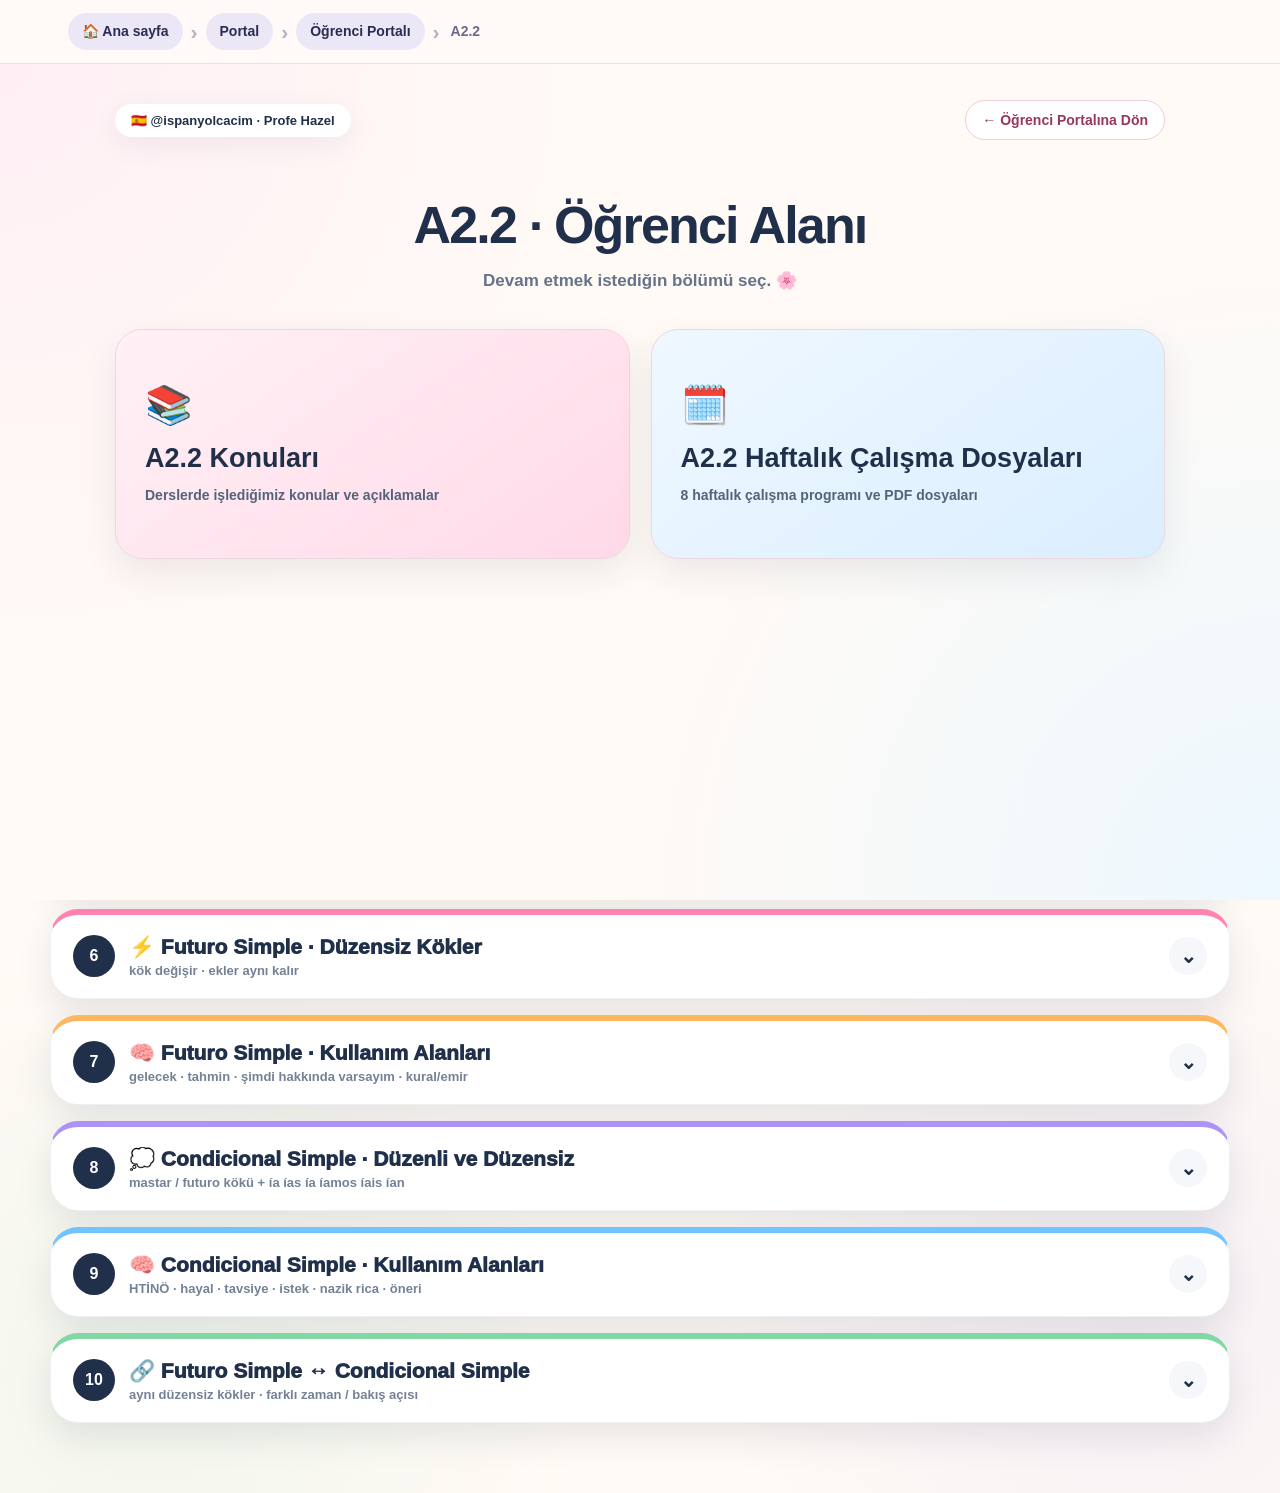
<file: a22.html>
<!DOCTYPE html>
<html lang="tr">
<head>
<meta charset="UTF-8" />
<meta name="viewport" content="width=device-width, initial-scale=1.0" />
<meta name="robots" content="noindex,nofollow" />
<title>A2.2 Öğrenci Portalı — İspanyolcacım</title>

<style>
:root{
  --ink:#20304a;
  --muted:#68778d;
  --bg:#fffaf5;
  --white:#ffffff;
  --pink:#ff82b0;
  --pink-soft:#fff0f5;
  --blue:#72c4ff;
  --blue-soft:#eef8ff;
  --green:#82d8a5;
  --green-soft:#effbf4;
  --purple:#ad93f7;
  --purple-soft:#f4f0ff;
  --orange:#ffb65f;
  --orange-soft:#fff4e5;
  --yellow:#ffd76c;
  --yellow-soft:#fff9df;
  --shadow:0 14px 34px rgba(32,48,74,.10);
  --shadow2:0 24px 60px rgba(32,48,74,.15);
}

*{box-sizing:border-box}
html{scroll-behavior:smooth}

body{
  margin:0;
  font-family:"Trebuchet MS","Segoe UI",Arial,sans-serif;
  color:var(--ink);
  background:
    radial-gradient(circle at 10% 5%, rgba(255,130,176,.11), transparent 24%),
    radial-gradient(circle at 92% 8%, rgba(114,196,255,.12), transparent 24%),
    radial-gradient(circle at 12% 92%, rgba(130,216,165,.10), transparent 24%),
    radial-gradient(circle at 88% 88%, rgba(173,147,247,.10), transparent 24%),
    var(--bg);
  min-height:100vh;
}

button{
  font:inherit;
}

/* ---------- SCREEN SYSTEM ---------- */
.screen{
  display:none;
  min-height:100vh;
}
.screen.active{
  display:block;
}

/* ---------- HOME ---------- */
.home{
  min-height:100vh;
  display:flex;
  flex-direction:column;
}

.home-head{
  text-align:center;
  padding:68px 24px 30px;
}

.home-return{
  display:inline-block;
  margin-bottom:18px;
  padding:15px 28px;
  border-radius:999px;
  background:#ff3366;
  color:#fff;
  text-decoration:none;
  font-weight:900;
  box-shadow:var(--shadow);
  transition:.2s ease;
}
.home-return:hover{
  transform:translateY(-2px);
  box-shadow:var(--shadow2);
}

.brand{
  display:inline-block;
  padding:9px 15px;
  border-radius:999px;
  background:#fff;
  box-shadow:var(--shadow);
  font-size:14px;
  font-weight:900;
}

.home-head h1{
  margin:18px 0 10px;
  font-size:clamp(40px,6vw,82px);
  line-height:1.02;
}

.home-head p{
  max-width:750px;
  margin:0 auto;
  color:var(--muted);
  font-weight:700;
  font-size:clamp(17px,2vw,21px);
}

.levels{
  width:min(1150px,calc(100% - 36px));
  margin:28px auto 70px;
  display:grid;
  grid-template-columns:repeat(2,minmax(0,1fr));
  gap:24px;
}

.level-card{
  border:none;
  cursor:pointer;
  position:relative;
  min-height:245px;
  border-radius:34px;
  padding:30px;
  text-align:left;
  color:var(--ink);
  box-shadow:var(--shadow);
  transition:.22s ease;
  overflow:hidden;
}

.level-card:hover{
  transform:translateY(-6px);
  box-shadow:var(--shadow2);
}

.level-card::after{
  content:"→";
  position:absolute;
  right:28px;
  bottom:23px;
  width:54px;
  height:54px;
  border-radius:50%;
  display:grid;
  place-items:center;
  background:rgba(255,255,255,.78);
  font-size:30px;
  font-weight:900;
}

.level-card .big{
  display:block;
  font-size:clamp(48px,5vw,70px);
  font-weight:1000;
  line-height:1;
}

.level-card .label{
  display:block;
  margin-top:12px;
  font-size:20px;
  font-weight:900;
}

.level-card .desc{
  display:block;
  margin-top:8px;
  color:#617087;
  font-weight:700;
  max-width:82%;
}

.a11{background:linear-gradient(145deg,#fff0f5,#ffdce9)}
.a12{background:linear-gradient(145deg,#edf8ff,#d9efff)}
.a21{background:linear-gradient(145deg,#eefbf3,#d8f5e4)}
.a22{background:linear-gradient(145deg,#f4f0ff,#e7deff)}

.home-foot{
  margin-top:auto;
  text-align:center;
  padding:22px;
  color:#6b778b;
  font-weight:800;
}

/* ---------- LEVEL PAGE ---------- */
.topbar{
  position:sticky;
  top:0;
  z-index:50;
  display:flex;
  justify-content:space-between;
  align-items:center;
  gap:14px;
  padding:14px 22px;
  background:rgba(255,250,245,.93);
  backdrop-filter:blur(14px);
  border-bottom:1px solid rgba(32,48,74,.08);
}

.back{
  border:none;
  background:#fff;
  border-radius:999px;
  padding:10px 15px;
  cursor:pointer;
  font-weight:900;
  color:var(--ink);
  box-shadow:var(--shadow);
}

.top-title{
  font-weight:1000;
}

.hero{
  text-align:center;
  padding:48px 24px 30px;
}

.hero .pill{
  display:inline-block;
  padding:8px 14px;
  border-radius:999px;
  background:#fff;
  box-shadow:var(--shadow);
  font-size:13px;
  font-weight:900;
}

.hero h2{
  margin:16px 0 8px;
  font-size:clamp(38px,5vw,66px);
}

.hero p{
  max-width:800px;
  margin:0 auto;
  color:var(--muted);
  font-size:18px;
  font-weight:700;
}

/* ---------- ACCORDION LIST ---------- */
.topic-list{
  width:min(1180px,calc(100% - 36px));
  margin:20px auto 70px;
  display:flex;
  flex-direction:column;
  gap:16px;
}

.topic{
  background:#fff;
  border-radius:28px;
  box-shadow:var(--shadow);
  overflow:hidden;
  border:1px solid rgba(32,48,74,.07);
}

.topic-btn{
  width:100%;
  border:none;
  cursor:pointer;
  background:transparent;
  color:var(--ink);
  display:flex;
  align-items:center;
  justify-content:space-between;
  gap:18px;
  padding:20px 22px;
  text-align:left;
}

.topic-left{
  display:flex;
  align-items:center;
  gap:14px;
}

.topic-num{
  width:42px;
  height:42px;
  min-width:42px;
  display:grid;
  place-items:center;
  border-radius:50%;
  background:var(--ink);
  color:#fff;
  font-weight:900;
}

.topic-title{
  font-size:21px;
  font-weight:1000;
}

.topic-sub{
  display:block;
  margin-top:4px;
  color:#748196;
  font-size:13px;
  font-weight:700;
}

.arrow{
  width:38px;
  height:38px;
  border-radius:50%;
  display:grid;
  place-items:center;
  background:#f6f7fa;
  font-size:20px;
  font-weight:900;
  transition:.2s ease;
}

.topic.open .arrow{
  transform:rotate(180deg);
}

.topic-content{
  max-height:0;
  opacity:0;
  overflow:hidden;
  transition:max-height .45s ease, opacity .25s ease;
}

.topic.open .topic-content{
  max-height:5000px;
  opacity:1;
}

.inner{
  padding:0 22px 24px;
}

/* ---------- DETAIL ELEMENTS ---------- */
.section-box{
  border-radius:22px;
  padding:18px;
  background:#fbfbfd;
  border:1px solid rgba(32,48,74,.07);
  margin-top:14px;
}

.section-box h3{
  margin:0 0 12px;
  font-size:19px;
}

.alpha-grid{
  display:grid;
  grid-template-columns:repeat(9,minmax(0,1fr));
  gap:8px;
}

.letter{
  text-align:center;
  background:#fff;
  border-radius:14px;
  padding:10px 4px;
  box-shadow:0 5px 14px rgba(32,48,74,.06);
  font-weight:900;
}

.letter span{
  display:block;
  font-size:12px;
  color:#6e7b8f;
  margin-top:4px;
}

.sound-grid{
  display:grid;
  grid-template-columns:repeat(3,minmax(0,1fr));
  gap:12px;
}

.sound{
  background:#fff;
  border-radius:18px;
  padding:14px;
  border-left:5px solid var(--pink);
}

.sound strong{
  display:block;
  margin-bottom:6px;
  font-size:16px;
}

.sound small{
  color:#65758b;
  font-weight:700;
}

.verb-table{
  width:100%;
  border-collapse:separate;
  border-spacing:6px;
  font-size:14px;
}

.verb-table th,.verb-table td{
  padding:10px 8px;
  border-radius:10px;
  text-align:center;
  background:#f7f8fb;
}

.verb-table th{
  font-weight:1000;
}

.rule-grid{
  display:grid;
  grid-template-columns:repeat(2,minmax(0,1fr));
  gap:14px;
}

.rule{
  border-radius:20px;
  padding:16px;
  background:#fff;
  border:1px solid rgba(32,48,74,.07);
}

.rule .rnum{
  display:inline-grid;
  width:32px;
  height:32px;
  place-items:center;
  border-radius:50%;
  color:#fff;
  background:var(--ink);
  font-weight:900;
  margin-bottom:8px;
}

.rule h4{
  margin:0 0 8px;
  font-size:17px;
}

.rule p{
  margin:0;
  color:#5f6f86;
  font-weight:700;
  line-height:1.55;
}

.mini-chips{
  display:flex;
  flex-wrap:wrap;
  gap:7px;
  margin-top:10px;
}

.chip{
  display:inline-block;
  padding:7px 10px;
  border-radius:999px;
  background:#f4f6f9;
  font-size:13px;
  font-weight:900;
}

.alert{
  margin-top:12px;
  padding:12px 14px;
  border-radius:16px;
  background:var(--yellow-soft);
  border:1px solid rgba(255,215,108,.7);
  font-weight:900;
}

.usage-grid{
  display:grid;
  grid-template-columns:repeat(2,minmax(0,1fr));
  gap:12px;
}
.usage-card{
  background:#fff;
  border:1px solid rgba(32,48,74,.07);
  border-radius:18px;
  padding:14px;
}
.usage-card strong{
  display:block;
  margin-bottom:6px;
  font-size:15px;
}
.usage-card p{
  margin:0;
  color:#607087;
  font-size:13px;
  line-height:1.5;
  font-weight:700;
}
.example-box{
  margin-top:8px;
  padding:9px 11px;
  border-radius:13px;
  background:#f7f8fb;
  font-size:13px;
  font-weight:900;
  line-height:1.45;
}
.quick-profile{
  display:grid;
  grid-template-columns:repeat(2,minmax(0,1fr));
  gap:10px;
}
.profile-line{
  background:#fff;
  border-radius:16px;
  padding:12px 14px;
  border:1px solid rgba(32,48,74,.07);
}
.profile-line b{
  display:block;
  margin-bottom:4px;
}

.pink{border-top:6px solid var(--pink)}
.blue{border-top:6px solid var(--blue)}
.green{border-top:6px solid var(--green)}
.purple{border-top:6px solid var(--purple)}
.orange{border-top:6px solid var(--orange)}
.yellow{border-top:6px solid var(--yellow)}

.placeholder{
  text-align:center;
  padding:40px 20px 10px;
  color:#758197;
  font-weight:800;
}

/* ---------- OTHER LEVELS ---------- */
.empty-wrap{
  width:min(850px,calc(100% - 36px));
  margin:80px auto;
  background:#fff;
  box-shadow:var(--shadow);
  border-radius:30px;
  padding:44px 30px;
  text-align:center;
}

.empty-wrap .emoji{
  font-size:56px;
}

.empty-wrap h3{
  margin:12px 0 6px;
  font-size:34px;
}

.empty-wrap p{
  margin:0;
  color:#6a788d;
  font-weight:700;
}



/* ---------- HOMEWORK TRACKER ---------- */
.tracker-home-card{
  background:linear-gradient(145deg,#fff5e9,#ffe1bd);
  display:flex;
  align-items:center;
  justify-content:center;
  text-align:center;
}
.tracker-home-card .label{
  margin:0;
  font-size:clamp(27px,3vw,40px);
  max-width:100%;
}
.tracker-home-card::after{display:none}

.tracker-wrap{
  width:min(1120px,calc(100% - 36px));
  margin:24px auto 70px;
}
.tracker-intro{
  max-width:760px;
  margin:0 auto 24px;
  text-align:center;
  color:var(--muted);
  font-size:17px;
  font-weight:700;
  line-height:1.6;
}
.tracker-login{
  width:min(760px,100%);
  margin:0 auto;
  background:#fff;
  border-radius:30px;
  box-shadow:var(--shadow);
  border:1px solid rgba(32,48,74,.07);
  padding:28px;
}
.tracker-steps{
  display:grid;
  grid-template-columns:repeat(4,1fr);
  gap:8px;
  margin-bottom:22px;
}
.tracker-step{
  background:#f7f8fb;
  border-radius:14px;
  padding:9px 8px;
  text-align:center;
  font-size:12px;
  font-weight:900;
  color:#68778d;
}
.tracker-form-grid{
  display:grid;
  grid-template-columns:1fr 1fr;
  gap:14px;
}
.tracker-field{display:flex;flex-direction:column;gap:7px}
.tracker-field.full{grid-column:1/-1}
.tracker-field label{font-weight:1000;font-size:14px}
.tracker-input{
  width:100%;
  border:2px solid #e8ebf1;
  border-radius:16px;
  padding:14px 15px;
  font:inherit;
  font-size:16px;
  outline:none;
  background:#fbfcfe;
  color:var(--ink);
}
.tracker-input:focus{
  border-color:var(--orange);
  box-shadow:0 0 0 4px rgba(255,182,95,.15);
}
.tracker-input:disabled{opacity:.6;cursor:not-allowed}
.tracker-button{
  width:100%;
  margin-top:16px;
  border:none;
  border-radius:17px;
  padding:15px 18px;
  cursor:pointer;
  background:var(--ink);
  color:#fff;
  font-weight:1000;
  font-size:16px;
}
.tracker-button:disabled{opacity:.55;cursor:wait}
.tracker-message{
  display:none;
  margin-top:14px;
  padding:12px 14px;
  border-radius:14px;
  font-weight:900;
  font-size:14px;
}
.tracker-message.show{display:block}
.tracker-message.error{background:#fff0f2;color:#b23349}
.tracker-message.info{background:var(--blue-soft);color:#346783}

.tracker-results{display:none;margin-top:26px}
.tracker-results.show{display:block}
.tracker-profile{
  background:#fff;
  border-radius:30px;
  box-shadow:var(--shadow);
  border:1px solid rgba(32,48,74,.07);
  padding:26px;
}
.tracker-profile-head{
  display:flex;
  align-items:flex-start;
  justify-content:space-between;
  gap:18px;
  flex-wrap:wrap;
}
.tracker-profile h3{margin:0;font-size:30px}
.tracker-level-pill{
  display:inline-block;
  margin-top:7px;
  padding:7px 11px;
  border-radius:999px;
  background:var(--orange-soft);
  font-size:13px;
  font-weight:1000;
}
.tracker-progress-number{font-size:38px;font-weight:1000;line-height:1}
.tracker-progress-label{font-size:12px;color:var(--muted);font-weight:900;margin-top:5px;text-align:right}
.tracker-progress-track{
  height:14px;
  border-radius:999px;
  background:#edf0f4;
  overflow:hidden;
  margin-top:20px;
}
.tracker-progress-fill{
  height:100%;
  width:0;
  border-radius:999px;
  background:linear-gradient(90deg,var(--green),var(--blue));
  transition:width .45s ease;
}
.tracker-stats{
  display:grid;
  grid-template-columns:repeat(5,1fr);
  gap:12px;
  margin-top:18px;
}
.tracker-stat{
  border-radius:18px;
  padding:15px;
  text-align:center;
  background:#f8f9fb;
}
.tracker-stat strong{display:block;font-size:25px}
.tracker-stat span{font-size:12px;font-weight:900;color:var(--muted)}
.tracker-stat.average{background:linear-gradient(145deg,var(--pink-soft),var(--purple-soft));border:1px solid rgba(173,147,247,.24)}
.tracker-stat.average strong{color:#7a56c7}
.tracker-filters{
  display:flex;
  flex-wrap:wrap;
  gap:9px;
  margin:22px 0 14px;
}
.tracker-filter{
  border:none;
  border-radius:999px;
  padding:9px 13px;
  cursor:pointer;
  background:#fff;
  box-shadow:0 5px 14px rgba(32,48,74,.08);
  color:var(--ink);
  font-weight:900;
}
.tracker-filter.active{background:var(--ink);color:#fff}
.tracker-list{display:flex;flex-direction:column;gap:11px}
.tracker-task{
  display:grid;
  grid-template-columns:minmax(0,1fr) auto;
  gap:14px;
  align-items:center;
  background:#fff;
  border-radius:20px;
  padding:16px 18px;
  border:1px solid rgba(32,48,74,.07);
  box-shadow:0 6px 18px rgba(32,48,74,.05);
}
.tracker-task-title{font-weight:1000;font-size:16px}
.tracker-task-value{
  white-space:pre-line;
  margin-top:5px;
  color:#66758a;
  font-size:12px;
  font-weight:700;
  line-height:1.45;
}
.tracker-status{
  display:inline-flex;
  align-items:center;
  justify-content:center;
  min-width:118px;
  padding:8px 11px;
  border-radius:999px;
  font-size:12px;
  font-weight:1000;
}
.tracker-status.completed{background:var(--green-soft);color:#34704c}
.tracker-status.missing{background:#fff0f2;color:#b23349}
.tracker-status.pending{background:var(--yellow-soft);color:#8b6814}
.tracker-empty{
  padding:30px 18px;
  text-align:center;
  color:var(--muted);
  font-weight:900;
}
.tracker-note{
  margin-top:12px;
  text-align:center;
  color:#7b8798;
  font-size:12px;
  font-weight:700;
}

@media(max-width:700px){
  .tracker-form-grid{grid-template-columns:1fr}
  .tracker-field.full{grid-column:auto}
  .tracker-steps{grid-template-columns:1fr 1fr}
  .tracker-stats{grid-template-columns:1fr 1fr}
  .tracker-task{grid-template-columns:1fr}
  .tracker-status{justify-self:start}
}

/* ---------- PASSWORD MODAL ---------- */
.modal{
  position:fixed;
  inset:0;
  z-index:999;
  display:none;
  align-items:center;
  justify-content:center;
  padding:20px;
  background:rgba(32,48,74,.34);
  backdrop-filter:blur(7px);
}
.modal.show{display:flex}
.modal-card{
  width:min(430px,100%);
  background:#fff;
  border-radius:30px;
  padding:28px;
  box-shadow:0 30px 90px rgba(32,48,74,.28);
  text-align:center;
  border:1px solid rgba(32,48,74,.08);
}
.modal-icon{
  width:68px;
  height:68px;
  margin:0 auto 12px;
  border-radius:22px;
  display:grid;
  place-items:center;
  background:linear-gradient(145deg,var(--pink-soft),var(--purple-soft));
  font-size:34px;
}
.modal-card h3{
  margin:6px 0 7px;
  font-size:27px;
}
.modal-card p{
  margin:0 0 18px;
  color:var(--muted);
  font-weight:700;
  line-height:1.5;
}
.password-input{
  width:100%;
  border:2px solid #e8ebf1;
  border-radius:16px;
  padding:14px 15px;
  font-size:17px;
  outline:none;
  color:var(--ink);
  background:#fbfcfe;
}
.password-input:focus{
  border-color:var(--purple);
  box-shadow:0 0 0 4px rgba(173,147,247,.12);
}
.modal-actions{
  display:grid;
  grid-template-columns:1fr 1fr;
  gap:10px;
  margin-top:12px;
}
.modal-btn{
  border:none;
  border-radius:15px;
  padding:12px 14px;
  font-weight:900;
  cursor:pointer;
}
.modal-btn.cancel{
  background:#f3f5f8;
  color:var(--ink);
}
.modal-btn.enter{
  background:var(--ink);
  color:white;
}
.password-error{
  display:none;
  margin-top:12px;
  padding:10px 12px;
  border-radius:13px;
  background:#fff0f2;
  color:#b23349;
  font-size:13px;
  font-weight:900;
}
.password-error.show{display:block}

/* ---------- RESPONSIVE ---------- */
@media(max-width:900px){
  .levels{grid-template-columns:1fr}
  .alpha-grid{grid-template-columns:repeat(6,minmax(0,1fr))}
  .sound-grid{grid-template-columns:1fr 1fr}
  .rule-grid{grid-template-columns:1fr}
}

@media(max-width:620px){
  .home-head{padding-top:42px}
  .level-card{min-height:205px}
  .topic-title{font-size:18px}
  .alpha-grid{grid-template-columns:repeat(4,minmax(0,1fr))}
  .sound-grid{grid-template-columns:1fr}
  .usage-grid,.quick-profile{grid-template-columns:1fr}
  .verb-table{font-size:12px}
  .verb-table th,.verb-table td{padding:8px 4px}
  .top-title{font-size:14px}
}
</style>
</head>

<body><script src="portal-breadcrumbs.js?v=20261115-1"></script>
<section id="a22" class="screen active">
  <div class="topbar">
    <button class="back" onclick="location.href='ogrenci-portali.html'">← Ana Sayfa</button>
    <div class="top-title">🇪🇸 A2.2 · Dönem Sonu Özeti</div>
    <div></div>
  </div>

  <div class="hero">
    <div class="pill">✨ KONUYA TIKLA · DETAYLARI AÇ</div>
    <h2>A2.2 Konuları</h2>
    <p>Geçmişin geçmişi, edilgen yapı, gelecek zaman ve koşul yapıları arasında bağlantı kur.</p>
  </div>

  <div class="topic-list">

    <!-- A2.2 - 1 -->
    <article class="topic purple">
      <button class="topic-btn" onclick="toggleTopic(this)">
        <div class="topic-left">
          <span class="topic-num">1</span>
          <div>
            <div class="topic-title">⏮️ Pretérito Pluscuamperfecto</div>
            <span class="topic-sub">había + participio · geçmişin geçmişi</span>
          </div>
        </div>
        <span class="arrow">⌄</span>
      </button>

      <div class="topic-content">
        <div class="inner">

          <div class="section-box">
            <h3>🧩 Formül</h3>
            <div class="alert"><strong>HABER (imperfecto) + PARTICIPIO</strong></div>

            <table class="verb-table" style="margin-top:14px;">
              <tr><th>Özne</th><th>HABER</th><th>Örnek</th></tr>
              <tr><td>yo</td><td>había</td><td>Había comido.</td></tr>
              <tr><td>tú</td><td>habías</td><td>Habías comido.</td></tr>
              <tr><td>él / ella / usted</td><td>había</td><td>Había comido.</td></tr>
              <tr><td>nosotros/as</td><td>habíamos</td><td>Habíamos comido.</td></tr>
              <tr><td>vosotros/as</td><td>habíais</td><td>Habíais comido.</td></tr>
              <tr><td>ellos / ellas / ustedes</td><td>habían</td><td>Habían comido.</td></tr>
            </table>
          </div>

          <div class="section-box">
            <h3>🕰️ Geçmişin Geçmişi</h3>
            <div class="usage-grid">
              <div class="usage-card">
                <strong>Önce olan eylem</strong>
                <div class="example-box">
                  Cuando llegué, Ana ya había salido.<br>
                  Ben vardığımda Ana çoktan çıkmıştı.
                </div>
              </div>

              <div class="usage-card">
                <strong>İki geçmiş olay arasında sıra</strong>
                <div class="example-box">
                  Ya había cenado cuando me llamaste.<br>
                  Sen beni aradığında yemeğimi çoktan yemiştim.
                </div>
              </div>
            </div>

            <div class="alert">
              🧠 <strong>Indefinido = geçmişte oldu.</strong><br>
              <strong>Pluscuamperfecto = o geçmiş olaydan daha önce olmuştu.</strong>
            </div>
          </div>

        </div>
      </div>
    </article>

    <!-- A2.2 - 2 -->
    <article class="topic orange">
      <button class="topic-btn" onclick="toggleTopic(this)">
        <div class="topic-left">
          <span class="topic-num">2</span>
          <div>
            <div class="topic-title">📰 Voz Pasiva · SER + Participio</div>
            <span class="topic-sub">sujeto paciente · ser · participio · por + agente</span>
          </div>
        </div>
        <span class="arrow">⌄</span>
      </button>

      <div class="topic-content">
        <div class="inner">

          <div class="section-box">
            <h3>🧩 Formül</h3>
            <div class="alert">
              <strong>SUJETO PACIENTE + SER + PARTICIPIO + POR + AGENTE</strong>
            </div>

            <div class="usage-grid" style="margin-top:14px;">
              <div class="usage-card">
                <strong>Activa</strong>
                <div class="example-box">
                  Pablo Neruda escribió muchos poemas.<br>
                  Pablo Neruda birçok şiir yazdı.
                </div>
              </div>

              <div class="usage-card">
                <strong>Pasiva</strong>
                <div class="example-box">
                  Muchos poemas fueron escritos por Pablo Neruda.<br>
                  Birçok şiir Pablo Neruda tarafından yazıldı.
                </div>
              </div>
            </div>

            <div class="alert">
              📌 Participio, pasif cümlenin öznesiyle <strong>cinsiyet ve sayı bakımından uyum</strong> sağlar:
              escrito / escrita / escritos / escritas.
            </div>
          </div>

          <div class="section-box">
            <h3>🎯 Neden Pasif Kullanırız?</h3>
            <div class="usage-grid">
              <div class="usage-card">
                <strong>Eylemden etkilenen şeyi öne çıkarmak</strong>
                <div class="example-box">La ciudad fue destruida por el ejército.</div>
              </div>
              <div class="usage-card">
                <strong>Agente önemli değilse / söylenmek istenmiyorsa</strong>
                <div class="example-box">La puerta fue cerrada.</div>
              </div>
            </div>
          </div>

        </div>
      </div>
    </article>

    <!-- A2.2 - 3 -->
    <article class="topic blue">
      <button class="topic-btn" onclick="toggleTopic(this)">
        <div class="topic-left">
          <span class="topic-num">3</span>
          <div>
            <div class="topic-title">🕒 Voz Pasiva · Farklı Zamanlarda</div>
            <span class="topic-sub">zaman SER üzerinde · participio sabit mantıkta</span>
          </div>
        </div>
        <span class="arrow">⌄</span>
      </button>

      <div class="topic-content">
        <div class="inner">

          <div class="section-box">
            <h3>⏱️ Zamanı SER Taşır</h3>
            <table class="verb-table">
              <tr><th>Zaman</th><th>Pasif Yapı</th><th>Örnek</th></tr>
              <tr><td>Presente</td><td>es + participio</td><td>El libro es escrito.</td></tr>
              <tr><td>Imperfecto</td><td>era + participio</td><td>El libro era escrito.</td></tr>
              <tr><td>Indefinido</td><td>fue + participio</td><td>El libro fue escrito.</td></tr>
              <tr><td>Pretérito Perfecto</td><td>ha sido + participio</td><td>El libro ha sido escrito.</td></tr>
              <tr><td>Pluscuamperfecto</td><td>había sido + participio</td><td>El libro había sido escrito.</td></tr>
              <tr><td>Futuro</td><td>será + participio</td><td>El libro será escrito.</td></tr>
            </table>
          </div>

          <div class="section-box">
            <h3>🔄 Devam Eden Pasif Eylem</h3>
            <div class="alert"><strong>ESTAR + SIENDO + PARTICIPIO</strong></div>

            <div class="usage-grid" style="margin-top:14px;">
              <div class="usage-card">
                <strong>La comida fue preparada.</strong>
                <p>Yemek hazırlandı.</p>
                <div class="example-box">Eylem tamamlandı.</div>
              </div>
              <div class="usage-card">
                <strong>La comida está siendo preparada.</strong>
                <p>Yemek hazırlanıyor.</p>
                <div class="example-box">Eylem şu anda devam ediyor.</div>
              </div>
            </div>

            <div class="alert">
              ⚠️ <strong>Está siendo preparada</strong> ≠ <strong>Está preparada</strong><br>
              İlki: hazırlanıyor. &nbsp; İkincisi: hazır durumda.
            </div>
          </div>

        </div>
      </div>
    </article>

    <!-- A2.2 - 4 -->
    <article class="topic green">
      <button class="topic-btn" onclick="toggleTopic(this)">
        <div class="topic-left">
          <span class="topic-num">4</span>
          <div>
            <div class="topic-title">🧾 Pasiva con SE</div>
            <span class="topic-sub">se vende · se venden · agente bilinmiyor / önemsiz</span>
          </div>
        </div>
        <span class="arrow">⌄</span>
      </button>

      <div class="topic-content">
        <div class="inner">

          <div class="section-box">
            <h3>🧠 SE ile Edilgen Anlam</h3>
            <p style="margin:0 0 14px;color:#607087;font-weight:700;line-height:1.6;">
              Eylemi yapan kişinin kim olduğu bilinmiyor, önemli değil veya belirtilmek istenmiyorsa
              <strong>SE</strong> ile edilgen anlam kurulabilir.
            </p>

            <div class="usage-grid">
              <div class="usage-card">
                <strong>Tekil</strong>
                <div class="example-box">
                  Se vende una casa.<br>
                  Bir ev satılıyor.
                </div>
              </div>
              <div class="usage-card">
                <strong>Çoğul</strong>
                <div class="example-box">
                  Se venden casas.<br>
                  Evler satılıyor.
                </div>
              </div>
            </div>

            <div class="alert">
              📌 Fiil, özneyle <strong>tekil–çoğul bakımından uyum</strong> sağlar.
            </div>
          </div>

        </div>
      </div>
    </article>

    <!-- A2.2 - 5 -->
    <article class="topic yellow">
      <button class="topic-btn" onclick="toggleTopic(this)">
        <div class="topic-left">
          <span class="topic-num">5</span>
          <div>
            <div class="topic-title">🔮 Futuro Simple · Düzenli Çekim</div>
            <span class="topic-sub">mastar + é ás á emos éis án</span>
          </div>
        </div>
        <span class="arrow">⌄</span>
      </button>

      <div class="topic-content">
        <div class="inner">

          <div class="section-box">
            <h3>✅ Düzenli Futuro</h3>
            <div class="alert">
              <strong>Mastar fiilin tamamı korunur + gelecek zaman eki gelir.</strong>
            </div>

            <table class="verb-table" style="margin-top:14px;">
              <tr><th>Özne</th><th>HABLAR</th><th>COMER</th><th>VIVIR</th></tr>
              <tr><td>yo</td><td>hablaré</td><td>comeré</td><td>viviré</td></tr>
              <tr><td>tú</td><td>hablarás</td><td>comerás</td><td>vivirás</td></tr>
              <tr><td>él / ella / usted</td><td>hablará</td><td>comerá</td><td>vivirá</td></tr>
              <tr><td>nosotros/as</td><td>hablaremos</td><td>comeremos</td><td>viviremos</td></tr>
              <tr><td>vosotros/as</td><td>hablaréis</td><td>comeréis</td><td>viviréis</td></tr>
              <tr><td>ellos / ellas / ustedes</td><td>hablarán</td><td>comerán</td><td>vivirán</td></tr>
            </table>
          </div>

        </div>
      </div>
    </article>

    <!-- A2.2 - 6 -->
    <article class="topic pink">
      <button class="topic-btn" onclick="toggleTopic(this)">
        <div class="topic-left">
          <span class="topic-num">6</span>
          <div>
            <div class="topic-title">⚡ Futuro Simple · Düzensiz Kökler</div>
            <span class="topic-sub">kök değişir · ekler aynı kalır</span>
          </div>
        </div>
        <span class="arrow">⌄</span>
      </button>

      <div class="topic-content">
        <div class="inner">
          <div class="section-box">
            <h3>🧩 Düzensiz Kök + Aynı Ekler</h3>

            <div class="usage-grid">
              <div class="usage-card"><strong>tener → tendr-</strong><div class="example-box">tendré</div></div>
              <div class="usage-card"><strong>venir → vendr-</strong><div class="example-box">vendré</div></div>
              <div class="usage-card"><strong>poner → pondr-</strong><div class="example-box">pondré</div></div>
              <div class="usage-card"><strong>salir → saldr-</strong><div class="example-box">saldré</div></div>
              <div class="usage-card"><strong>poder → podr-</strong><div class="example-box">podré</div></div>
              <div class="usage-card"><strong>saber → sabr-</strong><div class="example-box">sabré</div></div>
              <div class="usage-card"><strong>haber → habr-</strong><div class="example-box">habrá</div></div>
              <div class="usage-card"><strong>hacer → har-</strong><div class="example-box">haré</div></div>
              <div class="usage-card"><strong>decir → dir-</strong><div class="example-box">diré</div></div>
              <div class="usage-card"><strong>querer → querr-</strong><div class="example-box">querré</div></div>
              <div class="usage-card"><strong>valer → valdr-</strong><div class="example-box">valdré</div></div>
            </div>

            <div class="alert">
              🎯 Düzensizlik sadece kökte; ekler yine <strong>-é, -ás, -á, -emos, -éis, -án</strong>.
            </div>
          </div>
        </div>
      </div>
    </article>

    <!-- A2.2 - 7 -->
    <article class="topic orange">
      <button class="topic-btn" onclick="toggleTopic(this)">
        <div class="topic-left">
          <span class="topic-num">7</span>
          <div>
            <div class="topic-title">🧠 Futuro Simple · Kullanım Alanları</div>
            <span class="topic-sub">gelecek · tahmin · şimdi hakkında varsayım · kural/emir</span>
          </div>
        </div>
        <span class="arrow">⌄</span>
      </button>

      <div class="topic-content">
        <div class="inner">

          <div class="section-box">
            <h3>1️⃣ Gelecekte Olacak Bir Şey / Tahmin</h3>
            <div class="usage-grid">
              <div class="usage-card">
                <strong>Mañana acabará el trabajo.</strong>
                <p>Yarın işi bitirecek.</p>
              </div>
              <div class="usage-card">
                <strong>Seguramente llorarán al final de esa película.</strong>
                <p>Muhtemelen filmin sonunda ağlayacaklar.</p>
              </div>
            </div>
          </div>

          <div class="section-box">
            <h3>2️⃣ Şimdi Hakkında Tahmin / Belirsizlik</h3>
            <div class="usage-grid">
              <div class="usage-card">
                <strong>Estará en Madrid ahora.</strong>
                <p>Herhalde şimdi Madrid’dedir.</p>
              </div>
              <div class="usage-card">
                <strong>Ahora tendrá mucho trabajo.</strong>
                <p>Herhalde şu anda çok işi vardır.</p>
              </div>
            </div>
          </div>

          <div class="section-box">
            <h3>3️⃣ Mandato / Regla · Kural veya Kesin Emir</h3>
            <div class="example-box">
              No mentirás. → Yalan söylemeyeceksin.<br>
              No robarás. → Çalmayacaksın.<br>
              No traicionarás. → İhanet etmeyeceksin.
            </div>
          </div>

        </div>
      </div>
    </article>

    <!-- A2.2 - 8 -->
    <article class="topic purple">
      <button class="topic-btn" onclick="toggleTopic(this)">
        <div class="topic-left">
          <span class="topic-num">8</span>
          <div>
            <div class="topic-title">💭 Condicional Simple · Düzenli ve Düzensiz</div>
            <span class="topic-sub">mastar / futuro kökü + ía ías ía íamos íais ían</span>
          </div>
        </div>
        <span class="arrow">⌄</span>
      </button>

      <div class="topic-content">
        <div class="inner">

          <div class="section-box">
            <h3>✅ Düzenli Çekim</h3>
            <div class="alert">
              <strong>Mastar + -ía, -ías, -ía, -íamos, -íais, -ían</strong>
            </div>

            <table class="verb-table" style="margin-top:14px;">
              <tr><th>Özne</th><th>HABLAR</th><th>COMER</th><th>VIVIR</th></tr>
              <tr><td>yo</td><td>hablaría</td><td>comería</td><td>viviría</td></tr>
              <tr><td>tú</td><td>hablarías</td><td>comerías</td><td>vivirías</td></tr>
              <tr><td>él / ella / usted</td><td>hablaría</td><td>comería</td><td>viviría</td></tr>
              <tr><td>nosotros/as</td><td>hablaríamos</td><td>comeríamos</td><td>viviríamos</td></tr>
              <tr><td>vosotros/as</td><td>hablaríais</td><td>comeríais</td><td>viviríais</td></tr>
              <tr><td>ellos / ellas / ustedes</td><td>hablarían</td><td>comerían</td><td>vivirían</td></tr>
            </table>
          </div>

          <div class="section-box">
            <h3>⚡ Düzensiz Kökler</h3>
            <div class="alert">
              Futuro Simple’deki düzensiz kökler <strong>Condicional Simple’de de aynıdır.</strong>
            </div>

            <div class="usage-grid" style="margin-top:14px;">
              <div class="usage-card"><strong>tendr-</strong><div class="example-box">tendría</div></div>
              <div class="usage-card"><strong>vendr-</strong><div class="example-box">vendría</div></div>
              <div class="usage-card"><strong>pondr-</strong><div class="example-box">pondría</div></div>
              <div class="usage-card"><strong>saldr-</strong><div class="example-box">saldría</div></div>
              <div class="usage-card"><strong>podr-</strong><div class="example-box">podría</div></div>
              <div class="usage-card"><strong>sabr-</strong><div class="example-box">sabría</div></div>
              <div class="usage-card"><strong>har-</strong><div class="example-box">haría</div></div>
              <div class="usage-card"><strong>dir-</strong><div class="example-box">diría</div></div>
              <div class="usage-card"><strong>querr-</strong><div class="example-box">querría</div></div>
            </div>
          </div>

        </div>
      </div>
    </article>

    <!-- A2.2 - 9 -->
    <article class="topic blue">
      <button class="topic-btn" onclick="toggleTopic(this)">
        <div class="topic-left">
          <span class="topic-num">9</span>
          <div>
            <div class="topic-title">🧠 Condicional Simple · Kullanım Alanları</div>
            <span class="topic-sub">HTİNÖ · hayal · tavsiye · istek · nazik rica · öneri</span>
          </div>
        </div>
        <span class="arrow">⌄</span>
      </button>

      <div class="topic-content">
        <div class="inner">

          <div class="section-box">
            <h3>🧠 Hatırlatma Kodu: HTİNÖ</h3>
            <div class="usage-grid">
              <div class="usage-card">
                <strong>H → Hayal / Varsayım</strong>
                <div class="example-box">Viviría en España.<br>İspanya’da yaşardım.</div>
              </div>
              <div class="usage-card">
                <strong>T → Tavsiye</strong>
                <div class="example-box">Yo en tu lugar descansaría.<br>Senin yerinde olsam dinlenirdim.</div>
              </div>
              <div class="usage-card">
                <strong>İ → İstek</strong>
                <div class="example-box">Me gustaría un café.<br>Bir kahve isterdim.</div>
              </div>
              <div class="usage-card">
                <strong>N → Nazik Rica</strong>
                <div class="example-box">¿Podrías ayudarme?<br>Bana yardım edebilir misin?</div>
              </div>
              <div class="usage-card">
                <strong>Ö → Öneri</strong>
                <div class="example-box">Deberías estudiar más.<br>Daha çok çalışmalısın.</div>
              </div>
            </div>
          </div>

          <div class="section-box">
            <h3>🎁 BONUS KOD: GT · “Geçmişi Tahmin Et”</h3>
            <div class="usage-grid">
              <div class="usage-card">
                <strong>G → Geçmişin geleceği</strong>
                <div class="example-box">
                  Dijo que vendría.<br>
                  Geleceğini söyledi.
                </div>
              </div>
              <div class="usage-card">
                <strong>T → Geçmiş hakkında tahmin / belirsizlik</strong>
                <div class="example-box">
                  Serían las diez.<br>
                  Herhalde saat on civarıydı.
                </div>
              </div>
            </div>
          </div>

        </div>
      </div>
    </article>

    <!-- A2.2 - 10 -->
    <article class="topic green">
      <button class="topic-btn" onclick="toggleTopic(this)">
        <div class="topic-left">
          <span class="topic-num">10</span>
          <div>
            <div class="topic-title">🔗 Futuro Simple ↔ Condicional Simple</div>
            <span class="topic-sub">aynı düzensiz kökler · farklı zaman / bakış açısı</span>
          </div>
        </div>
        <span class="arrow">⌄</span>
      </button>

      <div class="topic-content">
        <div class="inner">

          <div class="section-box">
            <h3>🧬 Aynı Kök, Farklı Ek</h3>
            <table class="verb-table">
              <tr><th>Fiil</th><th>Futuro</th><th>Condicional</th></tr>
              <tr><td>tener</td><td>tendré</td><td>tendría</td></tr>
              <tr><td>venir</td><td>vendré</td><td>vendría</td></tr>
              <tr><td>poder</td><td>podré</td><td>podría</td></tr>
              <tr><td>hacer</td><td>haré</td><td>haría</td></tr>
              <tr><td>decir</td><td>diré</td><td>diría</td></tr>
            </table>
          </div>

          <div class="section-box">
            <h3>🕰️ Zaman Bağlantısı</h3>
            <div class="usage-grid">
              <div class="usage-card">
                <strong>Futuro → geleceğe bakış</strong>
                <div class="example-box">
                  Mañana vendrá.<br>
                  Yarın gelecek.
                </div>
              </div>

              <div class="usage-card">
                <strong>Condicional → geçmişten geleceğe bakış</strong>
                <div class="example-box">
                  Dijo que vendría.<br>
                  Geleceğini söyledi.
                </div>
              </div>
            </div>

            <div class="alert">
              🧠 Futuro: <strong>gelecek</strong><br>
              Condicional: <strong>hayal / olasılık / naziklik / geçmişin geleceği</strong>
            </div>
          </div>

        </div>
      </div>
    </article>

  </div>
</section>
<script>function toggleTopic(btn){btn.closest(".topic").classList.toggle("open");}</script>
<script src="seviye-menu.js?v=20261115-3"></script></body></html>
</file>
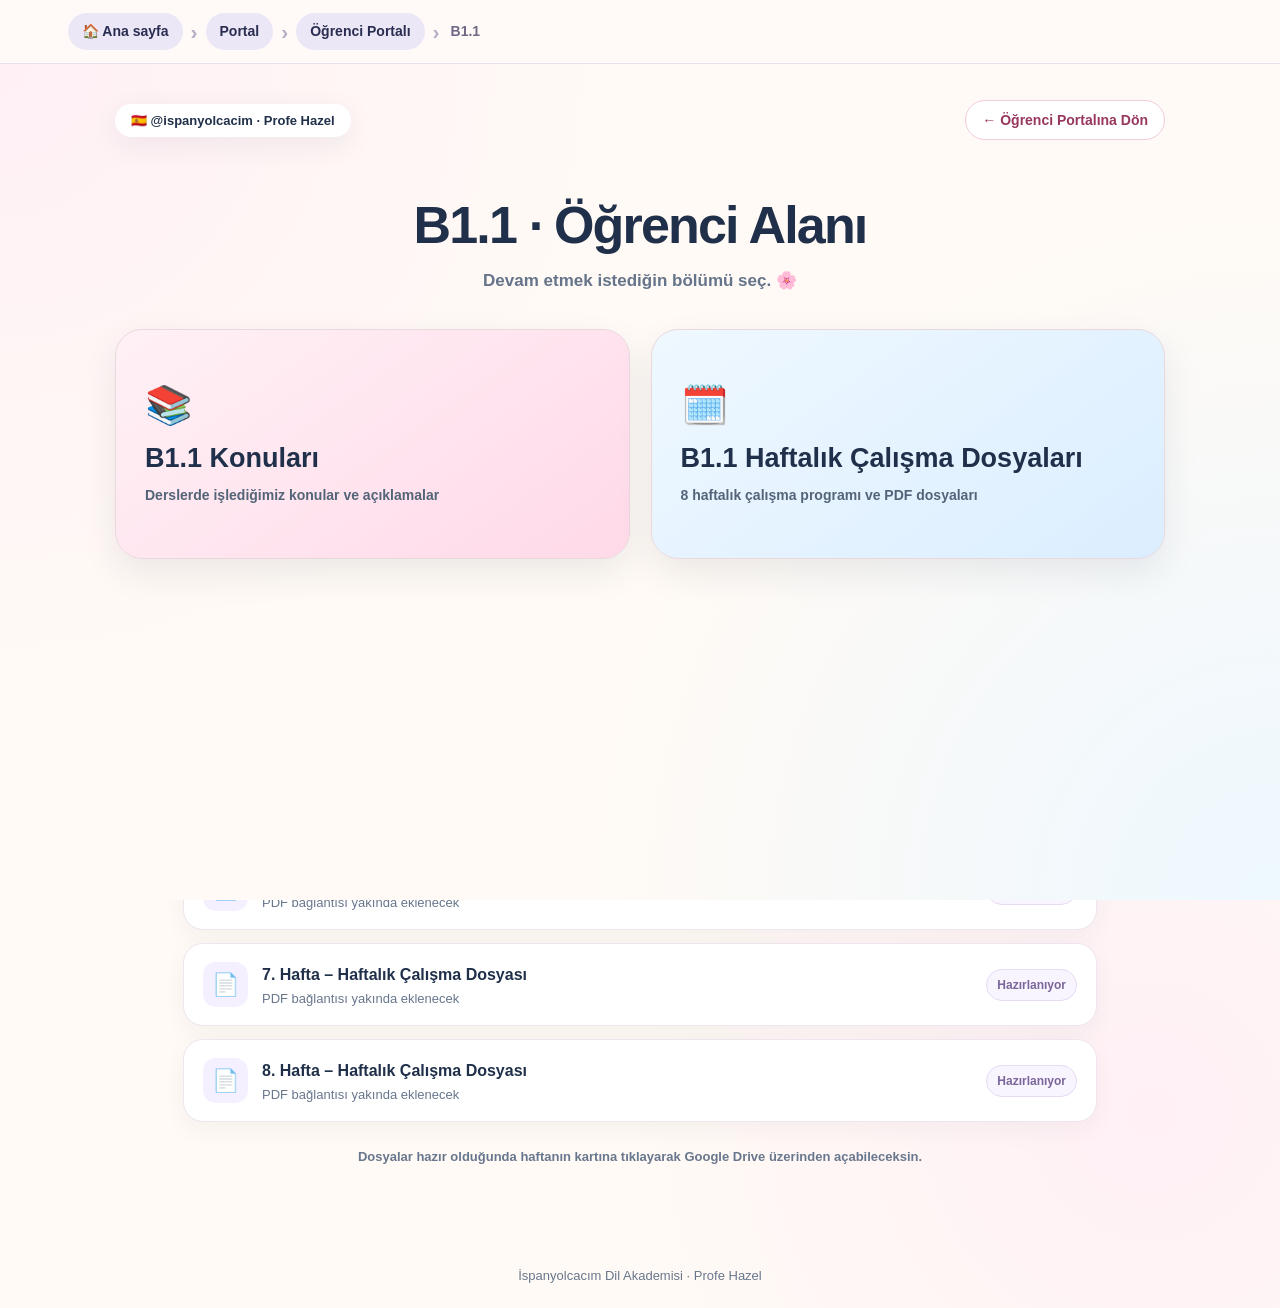
<file: b11.html>
<!DOCTYPE html><html lang="tr"><head><meta charset="UTF-8"><meta name="viewport" content="width=device-width, initial-scale=1"><meta name="robots" content="noindex,nofollow"><title>B1.1 · Haftalık Çalışma Dosyaları – İspanyolcacım</title><style>
*{box-sizing:border-box}body{margin:0;min-height:100vh;font-family:"Trebuchet MS","Segoe UI",Arial,sans-serif;background:radial-gradient(circle at 14% 7%,#eaf5ff,transparent 30%),radial-gradient(circle at 90% 85%,#fff0f5,transparent 32%),#fffaf5;color:#20304a}.top{max-width:1050px;margin:0 auto;padding:26px 22px;display:flex;justify-content:space-between;align-items:center;flex-wrap:wrap;gap:10px}.back{background:#fff;color:#9c3f6e;text-decoration:none;padding:12px 18px;border-radius:24px;font-weight:900;border:1px solid #f7d3e1}.brand{font-weight:900;font-size:13px}.wrap{max-width:950px;padding:35px 18px 75px;margin:0 auto;text-align:center}.pill{display:inline-block;font-weight:900;font-size:13px;background:#f3eaff;border-radius:999px;padding:10px 16px;color:#5c4c99}h1{font-size:clamp(29px,5vw,49px);line-height:1.15;letter-spacing:-.03em;margin:18px auto 10px}p{font-size:18px;color:#68778d;margin:0 auto 32px;font-weight:700}.weeks{display:grid;grid-template-columns:1fr;gap:13px;text-align:left}.week{display:flex;align-items:center;gap:14px;border-radius:20px;background:#fff;border:1px solid #eee5ef;padding:18px 19px;box-shadow:0 8px 25px #20304a0c}.doc{width:45px;height:45px;display:grid;place-items:center;background:#f5f0ff;border-radius:13px;font-size:22px;flex-shrink:0}.week-copy{flex:1;min-width:0}.week strong{display:block;font-size:16px;line-height:1.4}.week small{display:block;margin-top:5px;color:#68778d;font-size:13px}.soon{font-size:12px;font-weight:800;color:#7a669a;border:1px solid #e7dbf4;background:#f9f5ff;padding:8px 10px;border-radius:99px;white-space:nowrap}.note{font-size:13px;line-height:1.6;margin:25px auto 0;max-width:650px}.foot{text-align:center;padding:25px;font-size:13px;color:#68778d}@media(max-width:530px){.week{padding:14px 12px;gap:10px}.week strong{font-size:14px}.soon{font-size:10px;padding:6px}.doc{width:36px;height:40px}}
</style></head><body><script src="portal-breadcrumbs.js?v=20261115-1"></script><header class="top"><a class="back" href="ogrenci-portali.html">← Öğrenci Portalına Dön</a><span class="brand">🇪🇸 İspanyolcacım Dil Akademisi</span></header><main class="wrap"><span class="pill">B1.1 · Orta Seviye</span><h1>B1.1 · Haftalık Çalışma Dosyaları</h1><p>8 haftalık çalışma programı</p><section class="weeks" aria-label="Haftalık çalışma dosyaları"><div class="week" aria-label="1. Hafta – Haftalık Çalışma Dosyası, henüz yüklenmedi"><span class="doc" aria-hidden="true">📄</span><div class="week-copy"><strong>1. Hafta – Haftalık Çalışma Dosyası</strong><small>PDF bağlantısı yakında eklenecek</small></div><span class="soon">Hazırlanıyor</span></div><div class="week" aria-label="2. Hafta – Haftalık Çalışma Dosyası, henüz yüklenmedi"><span class="doc" aria-hidden="true">📄</span><div class="week-copy"><strong>2. Hafta – Haftalık Çalışma Dosyası</strong><small>PDF bağlantısı yakında eklenecek</small></div><span class="soon">Hazırlanıyor</span></div><div class="week" aria-label="3. Hafta – Haftalık Çalışma Dosyası, henüz yüklenmedi"><span class="doc" aria-hidden="true">📄</span><div class="week-copy"><strong>3. Hafta – Haftalık Çalışma Dosyası</strong><small>PDF bağlantısı yakında eklenecek</small></div><span class="soon">Hazırlanıyor</span></div><div class="week" aria-label="4. Hafta – Haftalık Çalışma Dosyası, henüz yüklenmedi"><span class="doc" aria-hidden="true">📄</span><div class="week-copy"><strong>4. Hafta – Haftalık Çalışma Dosyası</strong><small>PDF bağlantısı yakında eklenecek</small></div><span class="soon">Hazırlanıyor</span></div><div class="week" aria-label="5. Hafta – Haftalık Çalışma Dosyası, henüz yüklenmedi"><span class="doc" aria-hidden="true">📄</span><div class="week-copy"><strong>5. Hafta – Haftalık Çalışma Dosyası</strong><small>PDF bağlantısı yakında eklenecek</small></div><span class="soon">Hazırlanıyor</span></div><div class="week" aria-label="6. Hafta – Haftalık Çalışma Dosyası, henüz yüklenmedi"><span class="doc" aria-hidden="true">📄</span><div class="week-copy"><strong>6. Hafta – Haftalık Çalışma Dosyası</strong><small>PDF bağlantısı yakında eklenecek</small></div><span class="soon">Hazırlanıyor</span></div><div class="week" aria-label="7. Hafta – Haftalık Çalışma Dosyası, henüz yüklenmedi"><span class="doc" aria-hidden="true">📄</span><div class="week-copy"><strong>7. Hafta – Haftalık Çalışma Dosyası</strong><small>PDF bağlantısı yakında eklenecek</small></div><span class="soon">Hazırlanıyor</span></div><div class="week" aria-label="8. Hafta – Haftalık Çalışma Dosyası, henüz yüklenmedi"><span class="doc" aria-hidden="true">📄</span><div class="week-copy"><strong>8. Hafta – Haftalık Çalışma Dosyası</strong><small>PDF bağlantısı yakında eklenecek</small></div><span class="soon">Hazırlanıyor</span></div></section><p class="note">Dosyalar hazır olduğunda haftanın kartına tıklayarak Google Drive üzerinden açabileceksin.</p></main><footer class="foot">İspanyolcacım Dil Akademisi · Profe Hazel</footer><script src="seviye-menu.js?v=20261115-3"></script></body></html>
</file>
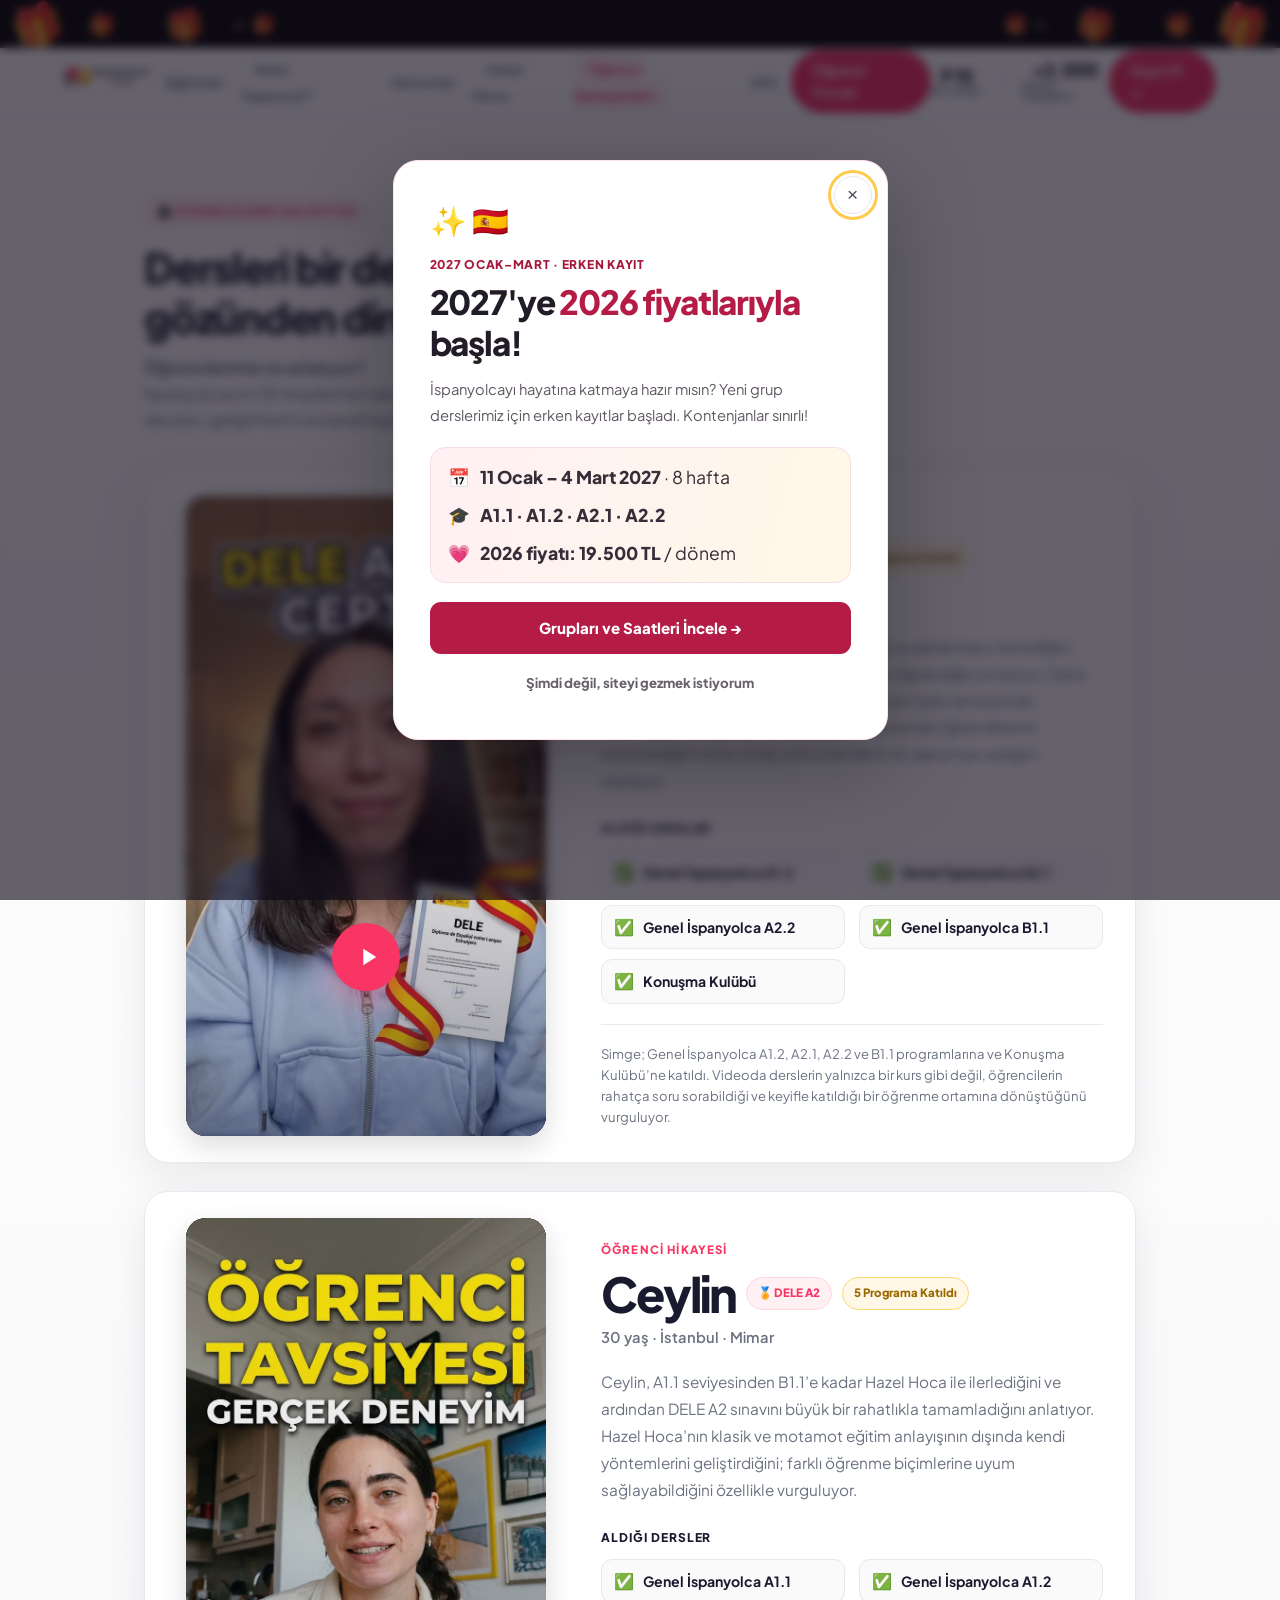
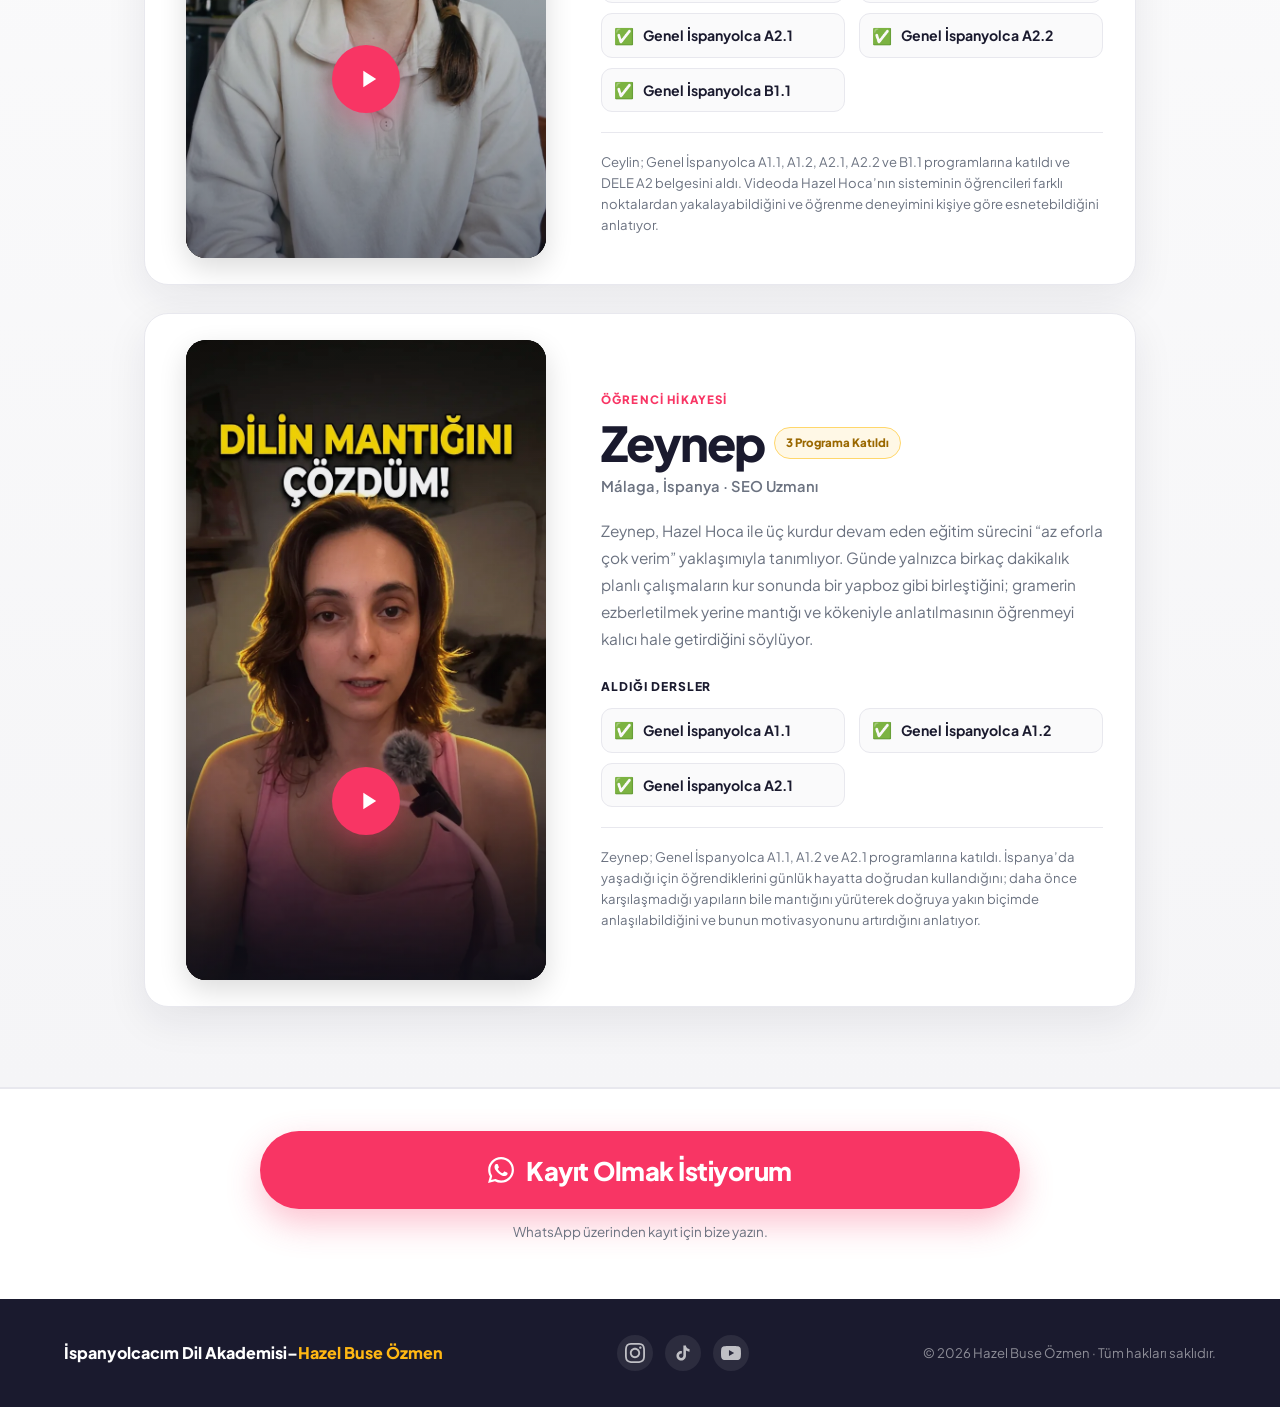
<file: blog.html>
<!DOCTYPE html><html lang="tr"><head><meta charset="utf-8"/><meta content="width=device-width, initial-scale=1.0" name="viewport"/><meta content="İspanyolcacım öğrencileri kendi deneyimlerini anlatıyor. Zoom'da canlı İspanyolca grup derslerinden gerçek öğrenci yorumları." name="description"/><link href="https://www.ispanyolcacim.com/blog.html" rel="canonical"/><meta content="website" property="og:type"/><meta content="https://www.ispanyolcacim.com/blog.html" property="og:url"/><meta content="Öğrenci Yorumları ve Deneyimleri - İspanyolcacım" property="og:title"/><meta content="İspanyolcacım öğrencileri kendi deneyimlerini anlatıyor. Zoom'da canlı İspanyolca grup derslerinden gerçek öğrenci yorumları." property="og:description"/><meta content="https://www.ispanyolcacim.com/images/slide-1.jpg" property="og:image"/><meta content="tr_TR" property="og:locale"/><meta content="İspanyolcacım Dil Akademisi" property="og:site_name"/><meta content="summary_large_image" name="twitter:card"/><meta content="Öğrenci Yorumları ve Deneyimleri - İspanyolcacım" name="twitter:title"/><meta content="İspanyolcacım öğrencileri kendi deneyimlerini anlatıyor. Zoom'da canlı İspanyolca grup derslerinden gerçek öğrenci yorumları." name="twitter:description"/><meta content="https://www.ispanyolcacim.com/images/slide-1.jpg" name="twitter:image"/><link href="images/favicon.png" rel="icon" type="image/png"/><title>Öğrenci Yorumları ve Deneyimleri - İspanyolcacım</title><link href="https://fonts.googleapis.com/css2?family=Playfair+Display:ital,wght@1,700&amp;family=Plus+Jakarta+Sans:wght@300;400;500;600;700;800&amp;display=swap" rel="stylesheet"/><style>*,*::before,*::after{box-sizing:border-box;margin:0;padding:0}:root{--pink:#F83564;--pink-soft:#FFF0F3;--pink-mid:#FFD6DF;--amber:#FFB713;--amber-soft:#FFF8E6;--dark:#1A1A2E;--gray:#6B7280;--gray-light:#F5F5F7;--white:#FFFFFF;--border:#E8E8EE}html{scroll-behavior:smooth}body{font-family:'Plus Jakarta Sans',sans-serif;background:var(--white);color:var(--dark);line-height:1.6;overflow-x:hidden}.announce-bar{background:var(--amber);color:var(--dark);text-align:center;padding:10px 5vw;font-size:.85rem;font-weight:700;letter-spacing:.01em}.announce-bar span{font-weight:800}nav{position:sticky;top:0;z-index:100;background:rgba(255,255,255,0.96);backdrop-filter:blur(10px);border-bottom:1px solid var(--border);padding:0 5vw;display:flex;align-items:center;justify-content:space-between;height:68px}.nav-logo img{height:44px;width:auto;object-fit:contain}.nav-links{display:flex;align-items:center;gap:2px;list-style:none}.nav-links a{text-decoration:none;font-size:.88rem;font-weight:600;color:var(--gray);padding:8px 14px;border-radius:8px;transition:color .2s,background .2s}.nav-links a:hover{color:var(--dark);background:var(--gray-light)}.nav-links a.active{color:var(--pink);background:var(--pink-soft)}.btn-primary{padding:10px 22px;border-radius:100px;background:var(--pink);color:white;font-size:.85rem;font-weight:700;text-decoration:none;transition:background .2s,transform .15s;border:none;cursor:pointer}.btn-primary:hover{background:#e0224f;transform:scale(1.03)}@media (max-width:700px){.nav-links{display:none}}.nav-stats{display:flex;align-items:center;gap:20px}.nav-stat{display:flex;flex-direction:column;align-items:center;line-height:1.1}.nav-stat-val{font-size:1.15rem;font-weight:800;letter-spacing:-.03em;color:var(--dark)}.nav-stat-label{font-size:.62rem;font-weight:700;letter-spacing:.06em;text-transform:uppercase;color:var(--gray)}.nav-stat-divider{width:1px;height:28px;background:var(--border)}@media (max-width:900px){.nav-stats{display:none}}.section-wrap{max-width:1000px;margin:0 auto;padding:80px 5vw}.section-tag{display:inline-flex;align-items:center;gap:6px;background:var(--pink-soft);border:1px solid var(--pink-mid);color:var(--pink);font-size:.75rem;font-weight:700;letter-spacing:.06em;text-transform:uppercase;padding:5px 12px;border-radius:100px;margin-bottom:16px}.section-title{font-size:clamp(1.8rem,4vw,2.6rem);font-weight:800;letter-spacing:-.03em;line-height:1.2;margin-bottom:12px}.section-sub{font-size:1.02rem;color:var(--gray);max-width:560px}.empty-card{margin-top:48px;border:1.5px dashed var(--border);border-radius:18px;padding:70px 30px;text-align:center;color:var(--gray);background:var(--gray-light)}.empty-card .icon{font-size:2.2rem;margin-bottom:14px}.empty-card .title{font-weight:700;color:var(--dark);margin-bottom:6px;font-size:1.05rem}.empty-card .desc{font-size:.92rem;max-width:380px;margin:0 auto}footer{background:var(--dark);color:rgba(255,255,255,.5);padding:36px 5vw;display:flex;align-items:center;justify-content:space-between;flex-wrap:wrap;gap:16px;font-size:.82rem}.footer-logo{font-weight:800;color:white;font-size:1rem}.footer-logo .footer-brand,.footer-logo .footer-sep{color:white}.footer-logo .footer-owner{color:var(--amber)}.footer-socials{display:flex;align-items:center;gap:12px}.social-icon{width:36px;height:36px;border-radius:50%;background:rgba(255,255,255,.08);display:flex;align-items:center;justify-content:center;color:rgba(255,255,255,.7);transition:background .2s,color .2s,transform .2s}.social-icon:hover{background:var(--pink);color:white;transform:translateY(-2px)}.student-stories{background:linear-gradient(180deg,#fff 0%,var(--gray-light) 100%);border-bottom:1px solid var(--border)}.student-stories .section-wrap{max-width:1120px}.student-stories-head{margin-bottom:36px}.student-stories-head .section-sub{max-width:620px}.featured-story{display:grid;grid-template-columns:minmax(280px,390px) 1fr;gap:34px;align-items:stretch;background:var(--white);border:1.5px solid var(--border);border-radius:24px;padding:26px;box-shadow:0 14px 40px rgba(26,26,46,.08)}.story-video{width:100%;max-width:360px;margin:0 auto;aspect-ratio:9 / 16;background:#111;border-radius:20px;overflow:hidden;box-shadow:0 10px 28px rgba(0,0,0,.14);position:relative}.story-video iframe{width:100%;height:100%;border:0;display:block}.story-video-cover{position:relative;width:100%;height:100%;border:0;padding:0;margin:0;cursor:pointer;overflow:hidden;background:#111;display:block;font-family:inherit}.story-video-cover img{position:absolute;inset:0;width:100%;height:100%;object-fit:cover;object-position:center;display:block;transform:scale(1.01);transition:transform .35s ease}.story-video-cover::after{content:"";position:absolute;inset:0;background:linear-gradient(180deg,rgba(26,26,46,.05) 0%,rgba(26,26,46,.10) 50%,rgba(26,26,46,.48) 100%);pointer-events:none}.story-video-cover:hover img{transform:scale(1.04)}.story-play-button{position:absolute;left:50%;top:50%;transform:translate(-50%,-50%);width:78px;height:78px;border-radius:50%;background:var(--pink);color:white;display:flex;align-items:center;justify-content:center;box-shadow:0 12px 30px rgba(248,53,100,.35);z-index:2;transition:transform .2s ease,box-shadow .2s ease,background .2s ease}.story-video-cover:hover .story-play-button{transform:translate(-50%,-50%) scale(1.08);background:#e0224f;box-shadow:0 14px 34px rgba(248,53,100,.45)}.story-play-button svg{width:28px;height:28px;margin-left:4px}.story-video-cover:focus-visible{outline:3px solid var(--amber);outline-offset:-5px}.story-content{display:flex;flex-direction:column;justify-content:center;min-width:0;padding:8px 6px}.story-kicker{color:var(--pink);font-size:.72rem;font-weight:800;letter-spacing:.10em;text-transform:uppercase;margin-bottom:10px}.story-name-row{display:flex;align-items:center;gap:10px;flex-wrap:wrap;margin-bottom:8px}.story-name{font-size:clamp(2rem,5vw,3rem);font-weight:800;letter-spacing:-.04em;line-height:1}.story-badge{display:inline-flex;align-items:center;gap:6px;padding:6px 11px;border-radius:100px;font-size:.72rem;font-weight:800;white-space:nowrap}.story-badge.dele{background:var(--pink-soft);border:1px solid var(--pink-mid);color:var(--pink)}.story-badge.programs{background:var(--amber-soft);border:1px solid #FFD76B;color:#9A6800}.story-meta{color:var(--gray);font-size:.92rem;font-weight:600;margin-bottom:20px}.story-intro{color:var(--gray);font-size:.96rem;line-height:1.75;margin-bottom:24px;max-width:600px}.story-program-title{font-size:.75rem;font-weight:800;letter-spacing:.08em;text-transform:uppercase;color:var(--dark);margin-bottom:12px}.story-programs{display:grid;grid-template-columns:1fr 1fr;gap:10px 14px;margin-bottom:20px}.story-program{display:flex;align-items:center;gap:9px;font-size:.88rem;font-weight:700;color:var(--dark);background:#FAFAFB;border:1px solid var(--border);border-radius:11px;padding:10px 12px}.story-check{color:#16A34A;font-size:1rem;line-height:1;flex-shrink:0}.story-note{padding-top:18px;border-top:1px solid var(--border);color:var(--gray);font-size:.82rem;line-height:1.6}@media (max-width:820px){.featured-story{grid-template-columns:1fr;padding:20px}.story-content{padding:6px 2px 2px}}@media (max-width:520px){.story-programs{grid-template-columns:1fr}.story-video{max-width:320px}}.student-register-cta{max-width:1120px;margin:34px auto 70px;padding:0 5vw;text-align:center}.student-register-btn{display:inline-flex;align-items:center;justify-content:center;gap:12px;width:min(100%,760px);min-height:74px;padding:20px 34px;border-radius:999px;background:var(--pink);color:#fff;text-decoration:none;font-size:clamp(1.15rem,2.4vw,1.55rem);font-weight:800;letter-spacing:-.02em;box-shadow:0 14px 32px rgba(248,53,100,.28);transition:transform .18s ease,box-shadow .18s ease,background .18s ease}.student-register-btn:hover{background:#e0224f;transform:translateY(-3px) scale(1.01);box-shadow:0 18px 38px rgba(248,53,100,.34)}.student-register-btn svg{width:24px;height:24px;flex:0 0 auto}.student-register-note{margin-top:12px;color:var(--gray);font-size:.82rem}@media (max-width:600px){.student-register-cta{margin:26px auto 48px}.student-register-btn{min-height:64px;padding:17px 22px}}.featured-story+.featured-story{margin-top:28px}#simge-video .story-play-button,#ceylin-video .story-play-button,#zeynep-video .story-play-button{top:72%;width:68px;height:68px}/* İnteraktif 2027 duyuru bandı — kayan mesaj ve hediye detayları */
.promo-bar{min-height:48px;background:#090909;color:#fff;position:relative;display:flex;align-items:center;justify-content:center;overflow:hidden;padding:7px 14px;border-bottom:1px solid #252525;isolation:isolate}
.promo-gifts{position:absolute;top:0;bottom:0;width:min(24%,330px);pointer-events:none;z-index:0}
.promo-gifts-left{left:0}.promo-gifts-right{right:0}
.promo-gifts span{position:absolute;top:50%;display:block;line-height:1;filter:drop-shadow(0 2px 3px rgba(0,0,0,.28));transform:translateY(-50%) rotate(var(--r,0deg));font-size:var(--size,27px);opacity:var(--opacity,1)}
.promo-gifts span:nth-child(1){left:4%;--size:40px;--r:-18deg}
.promo-gifts span:nth-child(2){left:29%;--size:21px;--r:14deg;--opacity:.9}
.promo-gifts span:nth-child(3){left:54%;--size:30px;--r:-12deg;--opacity:.92}
.promo-gifts span:nth-child(4){left:82%;--size:19px;--r:19deg;--opacity:.82}
.promo-gifts-right span:nth-child(1){left:auto;right:4%;--r:17deg}
.promo-gifts-right span:nth-child(2){left:auto;right:29%;--r:-15deg}
.promo-gifts-right span:nth-child(3){left:auto;right:54%;--r:12deg}
.promo-gifts-right span:nth-child(4){left:auto;right:82%;--r:-18deg}
.promo-inner{display:flex;align-items:center;justify-content:space-between;gap:18px;max-width:840px;width:100%;position:relative;z-index:1}
.promo-arrow{background:transparent;color:white;border:none;cursor:pointer;font-size:1.3rem;flex:0 0 38px;height:32px;display:grid;place-items:center;border-radius:50%;transition:background .2s}
.promo-arrow:hover{background:rgba(255,255,255,.2)}.promo-arrow:focus-visible{outline:2px solid #FFCE42;outline-offset:2px}
.promo-messages{min-width:0;flex:1;text-align:center;overflow:hidden}.promo-message[hidden]{display:none!important}
.promo-message{font-size:.81rem;line-height:1.45;font-weight:650;letter-spacing:-.01em;animation:promo-slide-message 7.5s ease-in-out both}
.promo-message .promo-emoji{font-size:1.15rem;vertical-align:-.06em;margin-right:6px}.promo-message strong{font-weight:900}
.promo-message a{color:#FFE09D;font-weight:850;text-decoration:underline;text-underline-offset:3px;margin-left:8px;white-space:nowrap}.promo-message a:hover{color:#fff}.promo-message a:focus-visible{outline:2px solid #FFE09D;outline-offset:2px}
@keyframes promo-slide-message{0%{transform:translateX(55px);opacity:0}12%,82%{transform:translateX(0);opacity:1}100%{transform:translateX(-55px);opacity:0}}
@media(max-width:1000px){.promo-gifts{width:17%}.promo-gifts span:nth-child(3),.promo-gifts span:nth-child(4){display:none}.promo-gifts span:nth-child(2){left:62%}.promo-gifts-right span:nth-child(2){left:auto;right:62%}}
@media(max-width:760px){.promo-bar{min-height:55px;padding:6px 8px}.promo-gifts{width:34px;opacity:.7}.promo-gifts span:nth-child(n+2){display:none}.promo-gifts span:nth-child(1){left:-8px;--size:25px}.promo-gifts-right span:nth-child(1){left:auto;right:-8px}.promo-inner{gap:3px}.promo-arrow{flex-basis:27px;width:27px;font-size:1.1rem}.promo-message{font-size:.7rem}.promo-message a{margin-left:5px;white-space:normal}}
@media(prefers-reduced-motion:reduce){.promo-message{animation:none}.promo-arrow{transition:none}}
/* İlk oturumda gösterilen erken kayıt penceresi */
.early-popup[hidden]{display:none!important}.early-popup{position:fixed;inset:0;z-index:1300;display:grid;place-items:center;background:rgba(15,10,25,.64);padding:18px;overflow-y:auto;overscroll-behavior:contain;backdrop-filter:blur(5px)}
.early-popup-dialog{position:relative;background:white;color:#24202b;border-radius:25px;box-shadow:0 25px 90px rgba(0,0,0,.29);width:min(100%,495px);max-height:calc(100dvh - 36px);overflow-y:auto;padding:clamp(23px,5vw,36px);border:1px solid #FFE0EA}
.early-popup-close{position:absolute;right:15px;top:15px;border:1px solid #e9e5ed;color:#504758;background:#fff;display:grid;place-items:center;border-radius:50%;width:38px;height:38px;cursor:pointer;font-size:1.2rem}.early-popup-close:hover{background:#FFF0F3}
.early-popup-spark{font-size:1.85rem;margin-bottom:11px}.early-popup-eyebrow{font-size:.75rem;letter-spacing:.06em;font-weight:900;color:#A8173C;margin:0 0 7px}
.early-popup h2{font-size:clamp(1.55rem,4vw,2.08rem);line-height:1.23;letter-spacing:-.035em;margin:0 0 14px;color:#211c28;font-weight:900;padding-right:14px}
.early-popup h2 em{font-style:normal;color:#B41C46}.early-popup-desc{font-size:.92rem;line-height:1.75;color:#605763;margin:0 0 18px}
.early-popup-details{background:linear-gradient(105deg,#FFF0F4,#FFF8E7);border:1px solid #F8DDE5;padding:15px 17px;border-radius:15px;display:grid;gap:10px;margin-bottom:19px}
.early-popup-detail{display:flex;align-items:center;gap:10px;font-size:.85rem;color:#352d37}.early-popup-detail>span{font-size:1.1rem}.early-popup-detail strong{font-weight:850}
.early-popup-actions{display:grid;gap:8px}.early-popup-primary{display:block;border-radius:11px;text-align:center;padding:14px 18px;background:#B41C46;color:#fff;text-decoration:none;font-weight:850;font-size:.94rem}.early-popup-primary:hover{background:#91183a}
.early-popup-secondary{font:inherit;background:none;border:0;color:#66606a;padding:10px 16px;cursor:pointer;font-size:.83rem;font-weight:750}.early-popup-secondary:hover{color:#B41C46}
.early-popup button:focus-visible,.early-popup a:focus-visible{outline:3px solid #FFCB4E;outline-offset:3px}
@media(prefers-reduced-motion:reduce){.promo-arrow{transition:none}}
</style><style>@media (max-width:520px){#studentLevelModal>div{padding:26px 20px !important}#studentLevelModal>div>div:nth-of-type(2){grid-template-columns:1fr !important}}</style><script type="application/ld+json">
{
  "@context": "https://schema.org",
  "@type": "EducationalOrganization",
  "@id": "https://www.ispanyolcacim.com/#organization",
  "name": "İspanyolcacım Dil Akademisi",
  "url": "https://www.ispanyolcacim.com/",
  "logo": {
    "@type": "ImageObject",
    "url": "https://www.ispanyolcacim.com/images/logo.png"
  },
  "sameAs": [
    "https://www.instagram.com/ispanyolcacim/",
    "https://www.tiktok.com/@ispanyolcacim",
    "https://www.youtube.com/@ispanyolcacim"
  ]
}
</script></head><body><div class="promo-bar" role="region" aria-label="Güncel kayıt duyuruları">
  <div class="promo-gifts promo-gifts-left" aria-hidden="true"><span>🎁</span><span>🎁</span><span>🎁</span><span>🎁</span></div>
  <div class="promo-inner">
    <button type="button" class="promo-arrow" aria-label="Önceki duyuru" onclick="changePromo(-1)">&#8249;</button>
    <div class="promo-messages" id="promoMessages" aria-live="off">
      <div class="promo-message"><span class="promo-emoji" aria-hidden="true">🎁</span><strong>2027 erken kayıtları başladı!</strong> 2026 fiyatlarıyla kaydol. <a href="index.html#gruplar">Grupları Gör</a></div>
      <div class="promo-message" hidden><span class="promo-emoji" aria-hidden="true">✨</span><strong>Yeni dönem 11 Ocak'ta!</strong> <a href="index.html#gruplar">Hemen incele!</a></div>
    </div>
    <button type="button" class="promo-arrow" aria-label="Sonraki duyuru" onclick="changePromo(1)">&#8250;</button>
  </div>
  <div class="promo-gifts promo-gifts-right" aria-hidden="true"><span>🎁</span><span>🎁</span><span>🎁</span><span>🎁</span></div>
</div><nav><a class="nav-logo" href="/"><img alt="İspanyolcacım Dil Akademisi" decoding="async" height="640" src="images/logo.png" width="1268"/></a><ul class="nav-links"><li><a href="/#gruplar">Eğitimler</a></li><li><a href="/#slider-section">Neler Yapıyoruz?</a></li><li><a href="/#hizmetler">Hizmetler</a></li><li><a href="/#hazel">Hazel Hoca</a></li><li><a class="active" href="blog.html">Öğrenci Deneyimleri</a></li><li><a href="/#sss">SSS</a></li></ul><a class="btn-primary" href="ogrenci-portali.html">Öğrenci Portalı</a><div class="nav-stats"><div class="nav-stat"><div class="nav-stat-val">9 Yıl</div><div class="nav-stat-label">Tecrübe</div></div><div class="nav-stat-divider"></div><div class="nav-stat"><div class="nav-stat-val">+2.000</div><div class="nav-stat-label">Mutlu Öğrenci</div></div></div><a class="btn-primary" href="https://wa.me/905306882206?text=Merhaba%20Hazel%20Hoca%2C%202026%20G%C3%BCz%20D%C3%B6nemi%20hakk%C4%B1nda%20internet%20sitenizi%20inceledim.%20Kay%C4%B1t%20olmak%20istiyorum." rel="noopener" target="_blank">Kayıt Ol →</a></nav><section class="student-stories" id="ogrencilerim-anlatiyor"><div class="section-wrap"><div class="student-stories-head"><div><div class="section-tag">🎥 Öğrencilerim Anlatıyor</div><h1 class="section-title">Dersleri bir de onların<br/>gözünden dinleyin.</h1><h2 class="section-sub">Öğrencilerimiz ne anlatıyor?</h2><p class="section-sub">İspanyolcacım Dil Akademisi’nde öğrenme sürecini deneyimleyen öğrencilerim, dersleri, gelişimlerini ve kendi İspanyolca yolculuklarını kendi sözleriyle anlatıyor.</p></div></div><article class="featured-story"><div class="story-video" id="simge-video"><button aria-label="Simge'nin öğrenci deneyimi videosunu oynat" class="story-video-cover" data-video-id="UtbK-ZOq-X8" data-video-title="Simge — İspanyolcacım öğrenci deneyimi" onclick="playStudentVideo(this)" type="button"><img alt="Simge DELE öğrenci deneyimi video kapağı" decoding="async" height="1365" loading="lazy" src="images/simge-video-kapak.webp" width="768"/><span aria-hidden="true" class="story-play-button"><svg fill="currentColor" viewbox="0 0 24 24"><path d="M8 5v14l11-7z"></path></svg></span></button></div><div class="story-content"><div class="story-kicker">Öne Çıkan Öğrenci Hikayesi</div><div class="story-name-row"><div class="story-name">Simge</div><span class="story-badge dele">🏅 DELE A2</span><span class="story-badge programs">5 Programa Katıldı</span></div><div class="story-meta">27 yaş · İstanbul · Finans Takım Lideri</div><p class="story-intro">Simge, Hazel Hoca ile derslerin eğlenceli ve akılda kalıcı ilerlediğini, özellikle gramerin sıkıcılığını hissetmeden öğrendiğini anlatıyor. Daha önce başka bir kurs deneyimi de olduğu için farkı net biçimde hissettiğini; derslerde verilen ipuçları sayesinde öğrendiklerini unutmadığını ve bu süreç sonunda DELE A2 diploması aldığını söylüyor.</p><div class="story-program-title">Aldığı Dersler</div><div class="story-programs"><div class="story-program"><span class="story-check">✅</span>Genel İspanyolca A1.2</div><div class="story-program"><span class="story-check">✅</span>Genel İspanyolca A2.1</div><div class="story-program"><span class="story-check">✅</span>Genel İspanyolca A2.2</div><div class="story-program"><span class="story-check">✅</span>Genel İspanyolca B1.1</div><div class="story-program"><span class="story-check">✅</span>Konuşma Kulübü</div></div><div class="story-note">Simge; Genel İspanyolca A1.2, A2.1, A2.2 ve B1.1 programlarına ve Konuşma Kulübü’ne katıldı. Videoda derslerin yalnızca bir kurs gibi değil, öğrencilerin rahatça soru sorabildiği ve keyifle katıldığı bir öğrenme ortamına dönüştüğünü vurguluyor.</div></div></article><article class="featured-story"><div class="story-video" id="ceylin-video"><button aria-label="Ceylin'in öğrenci deneyimi videosunu oynat" class="story-video-cover" data-video-id="sY8z6qaN0wM" data-video-title="Ceylin — İspanyolcacım öğrenci deneyimi" onclick="playStudentVideo(this)" type="button"><img alt="Ceylin öğrenci tavsiyesi video kapağı" decoding="async" height="1365" loading="lazy" src="images/ceylin-video-kapak.webp" width="768"/><span aria-hidden="true" class="story-play-button"><svg fill="currentColor" viewbox="0 0 24 24"><path d="M8 5v14l11-7z"></path></svg></span></button></div><div class="story-content"><div class="story-kicker">Öğrenci Hikayesi</div><div class="story-name-row"><div class="story-name">Ceylin</div><span class="story-badge dele">🏅 DELE A2</span><span class="story-badge programs">5 Programa Katıldı</span></div><div class="story-meta">30 yaş · İstanbul · Mimar</div><p class="story-intro">Ceylin, A1.1 seviyesinden B1.1’e kadar Hazel Hoca ile ilerlediğini ve ardından DELE A2 sınavını büyük bir rahatlıkla tamamladığını anlatıyor. Hazel Hoca’nın klasik ve motamot eğitim anlayışının dışında kendi yöntemlerini geliştirdiğini; farklı öğrenme biçimlerine uyum sağlayabildiğini özellikle vurguluyor.</p><div class="story-program-title">Aldığı Dersler</div><div class="story-programs"><div class="story-program"><span class="story-check">✅</span>Genel İspanyolca A1.1</div><div class="story-program"><span class="story-check">✅</span>Genel İspanyolca A1.2</div><div class="story-program"><span class="story-check">✅</span>Genel İspanyolca A2.1</div><div class="story-program"><span class="story-check">✅</span>Genel İspanyolca A2.2</div><div class="story-program"><span class="story-check">✅</span>Genel İspanyolca B1.1</div></div><div class="story-note">Ceylin; Genel İspanyolca A1.1, A1.2, A2.1, A2.2 ve B1.1 programlarına katıldı ve DELE A2 belgesini aldı. Videoda Hazel Hoca’nın sisteminin öğrencileri farklı noktalardan yakalayabildiğini ve öğrenme deneyimini kişiye göre esnetebildiğini anlatıyor.</div></div></article><article class="featured-story"><div class="story-video" id="zeynep-video"><button aria-label="Zeynep'in öğrenci deneyimi videosunu oynat" class="story-video-cover" data-video-id="XXvmesGmb2s" data-video-title="Zeynep — İspanyolcacım öğrenci deneyimi" onclick="playStudentVideo(this)" type="button"><img alt="Zeynep İspanyolca öğrenci deneyimi video kapağı" decoding="async" height="1365" loading="lazy" src="images/zeynep-video-kapak.webp" width="768"/><span aria-hidden="true" class="story-play-button"><svg fill="currentColor" viewbox="0 0 24 24"><path d="M8 5v14l11-7z"></path></svg></span></button></div><div class="story-content"><div class="story-kicker">Öğrenci Hikayesi</div><div class="story-name-row"><div class="story-name">Zeynep</div><span class="story-badge programs">3 Programa Katıldı</span></div><div class="story-meta">Málaga, İspanya · SEO Uzmanı</div><p class="story-intro">Zeynep, Hazel Hoca ile üç kurdur devam eden eğitim sürecini “az eforla çok verim” yaklaşımıyla tanımlıyor. Günde yalnızca birkaç dakikalık planlı çalışmaların kur sonunda bir yapboz gibi birleştiğini; gramerin ezberletilmek yerine mantığı ve kökeniyle anlatılmasının öğrenmeyi kalıcı hale getirdiğini söylüyor.</p><div class="story-program-title">Aldığı Dersler</div><div class="story-programs"><div class="story-program"><span class="story-check">✅</span>Genel İspanyolca A1.1</div><div class="story-program"><span class="story-check">✅</span>Genel İspanyolca A1.2</div><div class="story-program"><span class="story-check">✅</span>Genel İspanyolca A2.1</div></div><div class="story-note">Zeynep; Genel İspanyolca A1.1, A1.2 ve A2.1 programlarına katıldı. İspanya’da yaşadığı için öğrendiklerini günlük hayatta doğrudan kullandığını; daha önce karşılaşmadığı yapıların bile mantığını yürüterek doğruya yakın biçimde anlaşılabildiğini ve bunun motivasyonunu artırdığını anlatıyor.</div></div></article></div></section><section style="background:#ffffff;padding:42px 5vw 56px;text-align:center;border-top:1px solid #E8E8EE"><div style="max-width:1120px;margin:0 auto"><button onclick="openStudentLevelModal()" style="display:flex;align-items:center;justify-content:center;gap:12px;width:min(100%,760px);min-height:78px;margin:0 auto;padding:20px 34px;border-radius:999px;background:#F83564;color:#ffffff;text-decoration:none;font-family:'Plus Jakarta Sans',sans-serif;font-size:clamp(1.2rem,2.5vw,1.6rem);font-weight:800;letter-spacing:-0.02em;box-shadow:0 14px 34px rgba(248,53,100,.30);;border:none;cursor:pointer" type="button"><svg aria-hidden="true" fill="currentColor" height="26" viewbox="0 0 24 24" width="26"><path d="M17.472 14.382c-.297-.149-1.758-.867-2.03-.967-.273-.099-.471-.148-.67.15-.197.297-.767.966-.94 1.164-.173.199-.347.223-.644.075-.297-.15-1.255-.463-2.39-1.475-.883-.788-1.48-1.761-1.653-2.059-.173-.297-.018-.458.13-.606.134-.133.298-.347.446-.52.149-.174.198-.298.298-.497.099-.198.05-.371-.025-.52-.075-.149-.669-1.612-.916-2.207-.242-.579-.487-.5-.669-.51-.173-.008-.371-.01-.57-.01-.198 0-.52.074-.792.372-.272.297-1.04 1.016-1.04 2.479 0 1.462 1.065 2.875 1.213 3.074.149.198 2.096 3.2 5.077 4.487.709.306 1.262.489 1.694.625.712.227 1.36.195 1.871.118.571-.085 1.758-.719 2.006-1.413.248-.694.248-1.289.173-1.413-.074-.124-.272-.198-.57-.347m-5.421 7.403h-.004a9.87 9.87 0 01-5.031-1.378l-.361-.214-3.741.982.998-3.648-.235-.374a9.86 9.86 0 01-1.51-5.26c.001-5.45 4.436-9.884 9.888-9.884 2.64 0 5.122 1.03 6.988 2.898a9.825 9.825 0 012.893 6.994c-.003 5.45-4.437 9.884-9.885 9.884m8.413-18.297A11.815 11.815 0 0012.05 0C5.495 0 .16 5.335.157 11.892c0 2.096.547 4.142 1.588 5.945L.057 24l6.305-1.654a11.882 11.882 0 005.683 1.448h.005c6.554 0 11.89-5.335 11.893-11.893a11.821 11.821 0 00-3.48-8.413z"></path></svg> Kayıt Olmak İstiyorum </button><div style="margin-top:12px;color:#6B7280;font-family:'Plus Jakarta Sans',sans-serif;font-size:.84rem"> WhatsApp üzerinden kayıt için bize yazın. </div></div></section><div id="studentLevelModal" onclick="if(event.target===this) closeStudentLevelModal()" style="display:none;position:fixed;inset:0;z-index:9999;background:rgba(0,0,0,.52);backdrop-filter:blur(4px);align-items:center;justify-content:center;padding:20px"><div style="background:white;border-radius:24px;padding:36px;max-width:500px;width:100%;box-shadow:0 24px 64px rgba(0,0,0,.22)"><div style="display:flex;align-items:center;justify-content:space-between;gap:20px;margin-bottom:24px"><div><div style="font-size:.75rem;font-weight:800;letter-spacing:.1em;text-transform:uppercase;color:#F83564;margin-bottom:4px"> Kayıt Ol </div><div style="font-size:1.35rem;font-weight:800;letter-spacing:-.02em;color:#1A1A2E"> Seviyeni seç </div><div style="font-size:.82rem;color:#6B7280;margin-top:4px"> Seçimin ardından WhatsApp mesajın hazır açılacak. </div></div><button aria-label="Seviye seçimini kapat" onclick="closeStudentLevelModal()" style="width:38px;height:38px;border-radius:50%;border:1.5px solid #E8E8EE;background:white;font-size:1.05rem;cursor:pointer;display:flex;align-items:center;justify-content:center;color:#6B7280;flex-shrink:0" type="button">✕</button></div><div style="display:grid;grid-template-columns:1fr 1fr;gap:12px"><a href="https://wa.me/905306882206?text=Merhaba%20Hazel%20Hoca%2C%20internet%20sitenizde%20%C3%96%C4%9Frenci%20Deneyimleri%20sayfas%C4%B1n%C4%B1%20inceledim.%20Seviyem%20A1.1.%20G%C3%BCz%20d%C3%B6nemi%20derslerinize%20kay%C4%B1t%20olmak%20istiyorum." onclick="closeStudentLevelModal()" onmouseout="this.style.borderColor='#E8E8EE';this.style.boxShadow='none'" onmouseover="this.style.borderColor='#F83564';this.style.boxShadow='0 4px 16px rgba(248,53,100,.15)'" rel="noopener" style="padding:20px;border:1.5px solid #E8E8EE;border-radius:16px;text-decoration:none;color:#1A1A2E;transition:border-color .2s,box-shadow .2s;display:flex;flex-direction:column;gap:4px;background:#fff" target="_blank"><span style="font-size:1.5rem;font-weight:800;letter-spacing:-.03em">A1.1</span><span style="font-size:.75rem;font-weight:700;background:#FFF0F3;color:#F83564;padding:3px 8px;border-radius:100px;display:inline-block;width:fit-content">Başlangıç</span></a><a href="https://wa.me/905306882206?text=Merhaba%20Hazel%20Hoca%2C%20internet%20sitenizde%20%C3%96%C4%9Frenci%20Deneyimleri%20sayfas%C4%B1n%C4%B1%20inceledim.%20Seviyem%20A1.2.%20G%C3%BCz%20d%C3%B6nemi%20derslerinize%20kay%C4%B1t%20olmak%20istiyorum." onclick="closeStudentLevelModal()" onmouseout="this.style.borderColor='#E8E8EE';this.style.boxShadow='none'" onmouseover="this.style.borderColor='#F83564';this.style.boxShadow='0 4px 16px rgba(248,53,100,.15)'" rel="noopener" style="padding:20px;border:1.5px solid #E8E8EE;border-radius:16px;text-decoration:none;color:#1A1A2E;transition:border-color .2s,box-shadow .2s;display:flex;flex-direction:column;gap:4px;background:#fff" target="_blank"><span style="font-size:1.5rem;font-weight:800;letter-spacing:-.03em">A1.2</span><span style="font-size:.75rem;font-weight:700;background:#FFF0F3;color:#F83564;padding:3px 8px;border-radius:100px;display:inline-block;width:fit-content">Temel</span></a><a href="https://wa.me/905306882206?text=Merhaba%20Hazel%20Hoca%2C%20internet%20sitenizde%20%C3%96%C4%9Frenci%20Deneyimleri%20sayfas%C4%B1n%C4%B1%20inceledim.%20Seviyem%20A2.1.%20G%C3%BCz%20d%C3%B6nemi%20derslerinize%20kay%C4%B1t%20olmak%20istiyorum." onclick="closeStudentLevelModal()" onmouseout="this.style.borderColor='#E8E8EE';this.style.boxShadow='none'" onmouseover="this.style.borderColor='#F83564';this.style.boxShadow='0 4px 16px rgba(248,53,100,.15)'" rel="noopener" style="padding:20px;border:1.5px solid #E8E8EE;border-radius:16px;text-decoration:none;color:#1A1A2E;transition:border-color .2s,box-shadow .2s;display:flex;flex-direction:column;gap:4px;background:#fff" target="_blank"><span style="font-size:1.5rem;font-weight:800;letter-spacing:-.03em">A2.1</span><span style="font-size:.75rem;font-weight:700;background:#FFF0F3;color:#F83564;padding:3px 8px;border-radius:100px;display:inline-block;width:fit-content">Orta-Alt</span></a><a href="https://wa.me/905306882206?text=Merhaba%20Hazel%20Hoca%2C%20internet%20sitenizde%20%C3%96%C4%9Frenci%20Deneyimleri%20sayfas%C4%B1n%C4%B1%20inceledim.%20Seviyem%20A2.2.%20G%C3%BCz%20d%C3%B6nemi%20derslerinize%20kay%C4%B1t%20olmak%20istiyorum." onclick="closeStudentLevelModal()" onmouseout="this.style.borderColor='#E8E8EE';this.style.boxShadow='none'" onmouseover="this.style.borderColor='#F83564';this.style.boxShadow='0 4px 16px rgba(248,53,100,.15)'" rel="noopener" style="padding:20px;border:1.5px solid #E8E8EE;border-radius:16px;text-decoration:none;color:#1A1A2E;transition:border-color .2s,box-shadow .2s;display:flex;flex-direction:column;gap:4px;background:#fff" target="_blank"><span style="font-size:1.5rem;font-weight:800;letter-spacing:-.03em">A2.2</span><span style="font-size:.75rem;font-weight:700;background:#FFF0F3;color:#F83564;padding:3px 8px;border-radius:100px;display:inline-block;width:fit-content">Orta</span></a></div></div></div><footer><div class="footer-logo"><span class="footer-brand">İspanyolcacım Dil Akademisi</span><span class="footer-sep">–</span><span class="footer-owner">Hazel Buse Özmen</span></div><div class="footer-socials"><a aria-label="Instagram" class="social-icon" href="https://www.instagram.com/ispanyolcacim/" rel="noopener" target="_blank"><svg fill="currentColor" height="20" viewbox="0 0 24 24" width="20"><path d="M12 2.163c3.204 0 3.584.012 4.85.07 3.252.148 4.771 1.691 4.919 4.919.058 1.265.069 1.645.069 4.849 0 3.205-.012 3.584-.069 4.849-.149 3.225-1.664 4.771-4.919 4.919-1.266.058-1.644.07-4.85.07-3.204 0-3.584-.012-4.849-.07-3.26-.149-4.771-1.699-4.919-4.92-.058-1.265-.07-1.644-.07-4.849 0-3.204.013-3.583.07-4.849.149-3.227 1.664-4.771 4.919-4.919 1.266-.057 1.645-.069 4.849-.069zm0-2.163c-3.259 0-3.667.014-4.947.072-4.358.2-6.78 2.618-6.98 6.98-.059 1.281-.073 1.689-.073 4.948 0 3.259.014 3.668.072 4.948.2 4.358 2.618 6.78 6.98 6.98 1.281.058 1.689.072 4.948.072 3.259 0 3.668-.014 4.948-.072 4.354-.2 6.782-2.618 6.979-6.98.059-1.28.073-1.689.073-4.948 0-3.259-.014-3.667-.072-4.947-.196-4.354-2.617-6.78-6.979-6.98-1.281-.059-1.69-.073-4.949-.073zm0 5.838c-3.403 0-6.162 2.759-6.162 6.162s2.759 6.163 6.162 6.163 6.162-2.759 6.162-6.163c0-3.403-2.759-6.162-6.162-6.162zm0 10.162c-2.209 0-4-1.79-4-4 0-2.209 1.791-4 4-4s4 1.791 4 4c0 2.21-1.791 4-4 4zm6.406-11.845c-.796 0-1.441.645-1.441 1.44s.645 1.44 1.441 1.44c.795 0 1.439-.645 1.439-1.44s-.644-1.44-1.439-1.44z"></path></svg></a><a aria-label="TikTok" class="social-icon" href="https://www.tiktok.com/@ispanyolcacim?is_from_webapp=1&amp;sender_device=pc" rel="noopener" target="_blank"><svg fill="currentColor" height="20" viewbox="0 0 24 24" width="20"><path d="M16.6 5.82s.51.5 0 0A4.278 4.278 0 0 1 15.54 3h-3.09v12.4a2.59 2.59 0 0 1-2.59 2.5c-1.42 0-2.6-1.16-2.6-2.6 0-1.72 1.66-3.01 3.37-2.48V9.66c-3.45-.46-6.47 2.22-6.47 5.64 0 3.33 2.76 5.7 5.69 5.7 3.14 0 5.69-2.55 5.69-5.7V9.01a7.35 7.35 0 0 0 4.3 1.38V7.3s-1.88.09-3.24-1.48z"></path></svg></a><a aria-label="YouTube" class="social-icon" href="https://www.youtube.com/@ispanyolcacim" rel="noopener" target="_blank"><svg fill="currentColor" height="20" viewbox="0 0 24 24" width="20"><path d="M23.498 6.186a3.016 3.016 0 0 0-2.122-2.136C19.505 3.545 12 3.545 12 3.545s-7.505 0-9.377.505A3.017 3.017 0 0 0 .502 6.186C0 8.07 0 12 0 12s0 3.93.502 5.814a3.016 3.016 0 0 0 2.122 2.136c1.871.505 9.376.505 9.376.505s7.505 0 9.377-.505a3.015 3.015 0 0 0 2.122-2.136C24 15.93 24 12 24 12s0-3.93-.502-5.814zM9.545 15.568V8.432L15.818 12l-6.273 3.568z"></path></svg></a></div><div>© 2026 Hazel Buse Özmen · Tüm hakları saklıdır.</div></footer><script> function playStudentVideo(button){const container=button.closest('.story-video');const videoId=button.dataset.videoId;const title=button.dataset.videoTitle || 'Öğrenci deneyimi';const iframe=document.createElement('iframe');iframe.src=`https://www.youtube-nocookie.com/embed/${videoId}?autoplay=1&rel=0&playsinline=1`;iframe.title=title;iframe.allow='accelerometer;autoplay;clipboard-write;encrypted-media;gyroscope;picture-in-picture;web-share';iframe.referrerPolicy='strict-origin-when-cross-origin';iframe.allowFullscreen=true;container.innerHTML='';container.appendChild(iframe);}</script><script> function openStudentLevelModal(){const modal=document.getElementById('studentLevelModal');if(!modal)return;modal.style.display='flex';document.body.style.overflow='hidden';}function closeStudentLevelModal(){const modal=document.getElementById('studentLevelModal');if(!modal)return;modal.style.display='none';document.body.style.overflow='';}document.addEventListener('keydown',function(e){if(e.key==='Escape')closeStudentLevelModal();});</script><div class="early-popup" id="earlyRegisterPopup" role="presentation" hidden>
<div class="early-popup-dialog" role="dialog" aria-modal="true" aria-labelledby="earlyPopupTitle" aria-describedby="earlyPopupDesc" tabindex="-1">
<button type="button" class="early-popup-close" onclick="closeEarlyPopup()" aria-label="Duyuruyu kapat">×</button>
<div class="early-popup-spark" aria-hidden="true">✨ 🇪🇸</div>
<p class="early-popup-eyebrow">2027 OCAK–MART · ERKEN KAYIT</p>
<h2 id="earlyPopupTitle">2027'ye <em>2026 fiyatlarıyla</em> başla!</h2>
<p class="early-popup-desc" id="earlyPopupDesc">İspanyolcayı hayatına katmaya hazır mısın? Yeni grup derslerimiz için erken kayıtlar başladı. Kontenjanlar sınırlı!</p>
<div class="early-popup-details">
<div class="early-popup-detail"><span aria-hidden="true">📅</span><span><strong>11 Ocak – 4 Mart 2027</strong> · 8 hafta</span></div>
<div class="early-popup-detail"><span aria-hidden="true">🎓</span><span><strong>A1.1 · A1.2 · A2.1 · A2.2</strong></span></div>
<div class="early-popup-detail"><span aria-hidden="true">💗</span><span><strong>2026 fiyatı: 19.500 TL</strong> / dönem</span></div>
</div>
<div class="early-popup-actions">
<a class="early-popup-primary" href="index.html#gruplar" onclick="closeEarlyPopup()">Grupları ve Saatleri İncele →</a>
<button type="button" class="early-popup-secondary" onclick="closeEarlyPopup()">Şimdi değil, siteyi gezmek istiyorum</button>
</div></div></div><script>
(function(){
  var promoIndex=0;
  var promoMessages=document.querySelectorAll('#promoMessages .promo-message');
  function renderPromo(){promoMessages.forEach(function(el,i){el.hidden=i!==promoIndex;});}
  window.changePromo=function(step){if(!promoMessages.length)return;promoIndex=(promoIndex+step+promoMessages.length)%promoMessages.length;renderPromo();};
  if(promoMessages.length>1&&!window.matchMedia('(prefers-reduced-motion: reduce)').matches){
    setInterval(function(){if(!document.hidden)window.changePromo(1);},7500);
  }
  var popup=document.getElementById('earlyRegisterPopup');
  var prevFocus=null;
  var storageKey='ispanyolcacim-2027-ocak-mart-popup-v1';
  function seenPopup(){try{return sessionStorage.getItem(storageKey)==='1';}catch(e){return false;}}
  function markPopup(){try{sessionStorage.setItem(storageKey,'1');}catch(e){}}
  window.closeEarlyPopup=function(){
    if(!popup||popup.hidden)return;
    popup.hidden=true;document.body.style.overflow='';
    if(prevFocus&&document.contains(prevFocus))prevFocus.focus({preventScroll:true});
  };
  function showEarlyPopup(){
    if(!popup||seenPopup()||location.hash==='#gruplar')return;
    var otherModal=document.getElementById('levelModal')||document.getElementById('studentLevelModal');
    if(otherModal&&otherModal.style.display==='flex')return;
    markPopup();prevFocus=document.activeElement;popup.hidden=false;document.body.style.overflow='hidden';
    var close=popup.querySelector('.early-popup-close');if(close)close.focus({preventScroll:true});
  }
  if(popup){
    popup.addEventListener('click',function(e){if(e.target===popup)window.closeEarlyPopup();});
    popup.addEventListener('keydown',function(e){
      if(e.key==='Escape'){e.preventDefault();window.closeEarlyPopup();}
      if(e.key==='Tab'){
        var focusable=[].slice.call(popup.querySelectorAll('a[href],button:not([disabled])'));
        if(!focusable.length)return;
        var first=focusable[0],last=focusable[focusable.length-1];
        if(e.shiftKey&&document.activeElement===first){e.preventDefault();last.focus();}
        else if(!e.shiftKey&&document.activeElement===last){e.preventDefault();first.focus();}
      }
    });
    if(document.readyState==='loading')document.addEventListener('DOMContentLoaded',function(){setTimeout(showEarlyPopup,1100);},{once:true});
    else setTimeout(showEarlyPopup,1100);
  }
})();
</script></body></html>
</file>
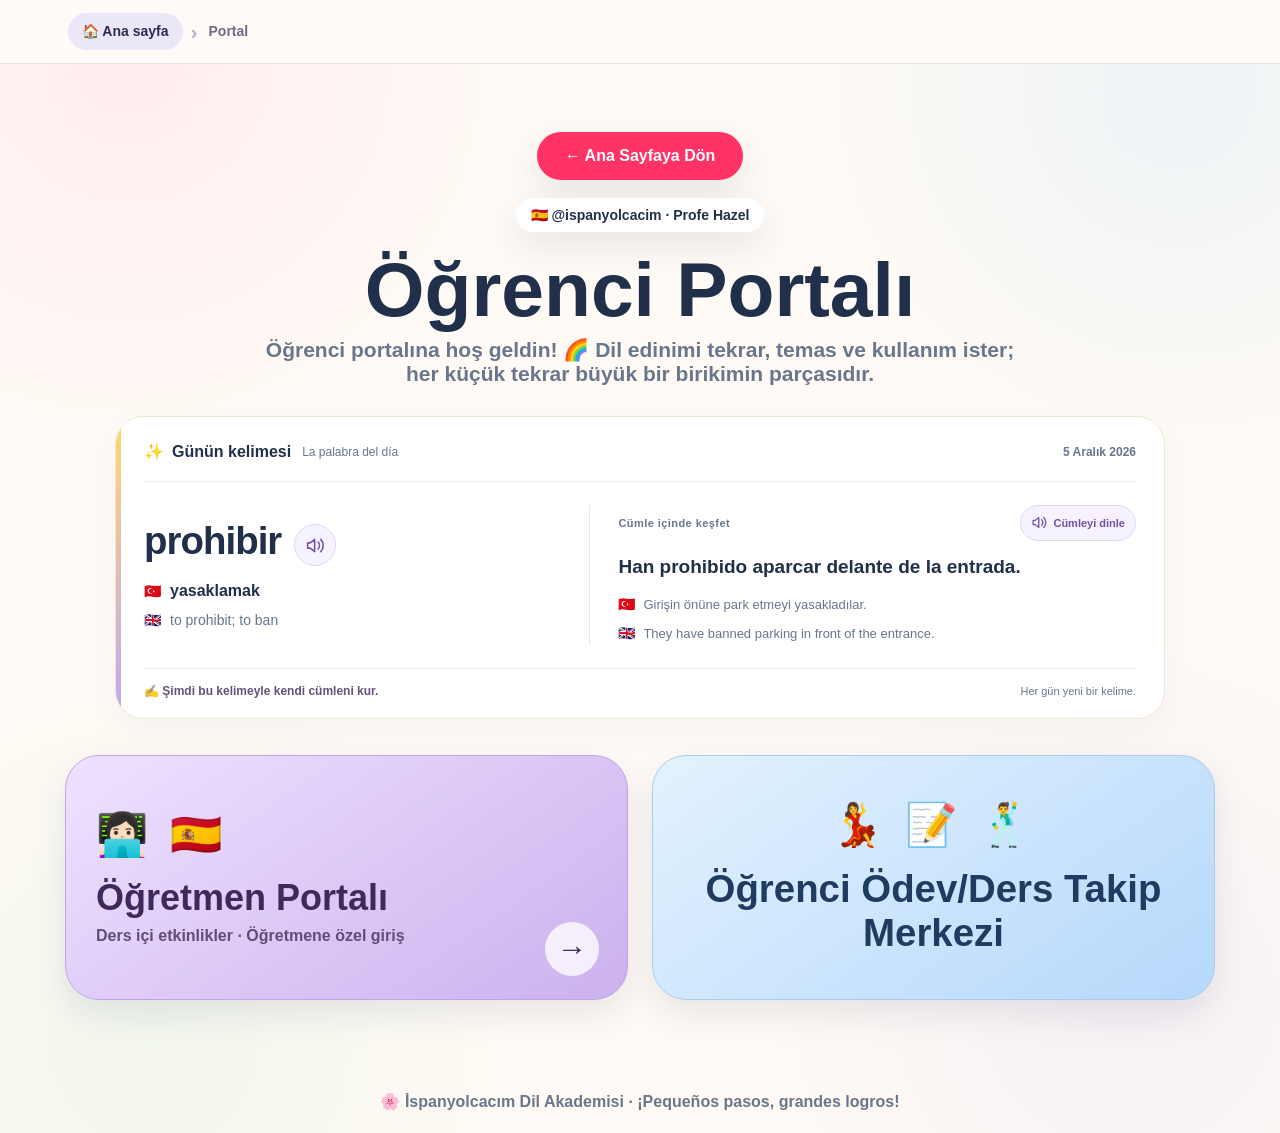
<file: ogrenci-portali.html>
<!DOCTYPE html>
<html lang="tr">
<head>
<meta charset="UTF-8" />
<meta name="viewport" content="width=device-width, initial-scale=1.0" />
<meta name="robots" content="noindex,nofollow" />
<title>Öğrenci Portalı — İspanyolcacım</title>

<style>
:root{
  --ink:#20304a;
  --muted:#68778d;
  --bg:#fffaf5;
  --white:#ffffff;
  --pink:#ff82b0;
  --pink-soft:#fff0f5;
  --blue:#72c4ff;
  --blue-soft:#eef8ff;
  --green:#82d8a5;
  --green-soft:#effbf4;
  --purple:#ad93f7;
  --purple-soft:#f4f0ff;
  --orange:#ffb65f;
  --orange-soft:#fff4e5;
  --yellow:#ffd76c;
  --yellow-soft:#fff9df;
  --shadow:0 14px 34px rgba(32,48,74,.10);
  --shadow2:0 24px 60px rgba(32,48,74,.15);
}

*{box-sizing:border-box}
html{scroll-behavior:smooth}

body{
  margin:0;
  font-family:"Trebuchet MS","Segoe UI",Arial,sans-serif;
  color:var(--ink);
  background:
    radial-gradient(circle at 10% 5%, rgba(255,130,176,.11), transparent 24%),
    radial-gradient(circle at 92% 8%, rgba(114,196,255,.12), transparent 24%),
    radial-gradient(circle at 12% 92%, rgba(130,216,165,.10), transparent 24%),
    radial-gradient(circle at 88% 88%, rgba(173,147,247,.10), transparent 24%),
    var(--bg);
  min-height:100vh;
}

button{
  font:inherit;
}

/* ---------- SCREEN SYSTEM ---------- */
.screen{
  display:none;
  min-height:100vh;
}
.screen.active{
  display:block;
}

/* ---------- HOME ---------- */
.home{
  min-height:100vh;
  display:flex;
  flex-direction:column;
}

.home-head{
  text-align:center;
  padding:68px 24px 30px;
}

.home-return{
  display:inline-block;
  margin-bottom:18px;
  padding:15px 28px;
  border-radius:999px;
  background:#ff3366;
  color:#fff;
  text-decoration:none;
  font-weight:900;
  box-shadow:var(--shadow);
  transition:.2s ease;
}
.home-return:hover{
  transform:translateY(-2px);
  box-shadow:var(--shadow2);
}

.brand{
  display:inline-block;
  padding:9px 15px;
  border-radius:999px;
  background:#fff;
  box-shadow:var(--shadow);
  font-size:14px;
  font-weight:900;
}

.home-head h1{
  margin:18px 0 10px;
  font-size:clamp(40px,6vw,82px);
  line-height:1.02;
}

.home-head p{
  max-width:750px;
  margin:0 auto;
  color:var(--muted);
  font-weight:700;
  font-size:clamp(17px,2vw,21px);
}

.levels{
  width:min(1150px,calc(100% - 36px));
  margin:28px auto 70px;
  display:grid;
  grid-template-columns:repeat(2,minmax(0,1fr));
  gap:24px;
}

.level-card{
  border:none;
  cursor:pointer;
  position:relative;
  min-height:245px;
  border-radius:34px;
  padding:30px;
  text-align:left;
  color:var(--ink);
  box-shadow:var(--shadow);
  transition:.22s ease;
  overflow:hidden;
}

.level-card:hover{
  transform:translateY(-6px);
  box-shadow:var(--shadow2);
}

.level-card::after{
  content:"→";
  position:absolute;
  right:28px;
  bottom:23px;
  width:54px;
  height:54px;
  border-radius:50%;
  display:grid;
  place-items:center;
  background:rgba(255,255,255,.78);
  font-size:30px;
  font-weight:900;
}

.level-card .big{
  display:block;
  font-size:clamp(48px,5vw,70px);
  font-weight:1000;
  line-height:1;
}

.level-card .label{
  display:block;
  margin-top:12px;
  font-size:20px;
  font-weight:900;
}

.level-card .desc{
  display:block;
  margin-top:8px;
  color:#617087;
  font-weight:700;
  max-width:82%;
}

/* Her portal kartı ayrı renk: pembe, mavi, yeşil, mor, turuncu, sarı ve lacivert */
.a11{background:linear-gradient(145deg,#fff0f5,#ffdce9)}
.a12{background:linear-gradient(145deg,#edf8ff,#d9efff)}
.a21{background:linear-gradient(145deg,#eefbf3,#d8f5e4)}
.a22{background:linear-gradient(145deg,#f4f0ff,#e7deff)}
.b11{background:linear-gradient(145deg,#fff3e4,#ffd3aa)}
.toolbox-home-card{background:linear-gradient(145deg,#fff9d7,#ffdf8e)}

.home-foot{
  margin-top:auto;
  text-align:center;
  padding:22px;
  color:#6b778b;
  font-weight:800;
}

/* ---------- LEVEL PAGE ---------- */
.topbar{
  position:sticky;
  top:0;
  z-index:50;
  display:flex;
  justify-content:space-between;
  align-items:center;
  gap:14px;
  padding:14px 22px;
  background:rgba(255,250,245,.93);
  backdrop-filter:blur(14px);
  border-bottom:1px solid rgba(32,48,74,.08);
}

.back{
  border:none;
  background:#fff;
  border-radius:999px;
  padding:10px 15px;
  cursor:pointer;
  font-weight:900;
  color:var(--ink);
  box-shadow:var(--shadow);
}

.top-title{
  font-weight:1000;
}

.hero{
  text-align:center;
  padding:48px 24px 30px;
}

.hero .pill{
  display:inline-block;
  padding:8px 14px;
  border-radius:999px;
  background:#fff;
  box-shadow:var(--shadow);
  font-size:13px;
  font-weight:900;
}

.hero h2{
  margin:16px 0 8px;
  font-size:clamp(38px,5vw,66px);
}

.hero p{
  max-width:800px;
  margin:0 auto;
  color:var(--muted);
  font-size:18px;
  font-weight:700;
}

/* ---------- ACCORDION LIST ---------- */
.topic-list{
  width:min(1180px,calc(100% - 36px));
  margin:20px auto 70px;
  display:flex;
  flex-direction:column;
  gap:16px;
}

.topic{
  background:#fff;
  border-radius:28px;
  box-shadow:var(--shadow);
  overflow:hidden;
  border:1px solid rgba(32,48,74,.07);
}

.topic-btn{
  width:100%;
  border:none;
  cursor:pointer;
  background:transparent;
  color:var(--ink);
  display:flex;
  align-items:center;
  justify-content:space-between;
  gap:18px;
  padding:20px 22px;
  text-align:left;
}

.topic-left{
  display:flex;
  align-items:center;
  gap:14px;
}

.topic-num{
  width:42px;
  height:42px;
  min-width:42px;
  display:grid;
  place-items:center;
  border-radius:50%;
  background:var(--ink);
  color:#fff;
  font-weight:900;
}

.topic-title{
  font-size:21px;
  font-weight:1000;
}

.topic-sub{
  display:block;
  margin-top:4px;
  color:#748196;
  font-size:13px;
  font-weight:700;
}

.arrow{
  width:38px;
  height:38px;
  border-radius:50%;
  display:grid;
  place-items:center;
  background:#f6f7fa;
  font-size:20px;
  font-weight:900;
  transition:.2s ease;
}

.topic.open .arrow{
  transform:rotate(180deg);
}

.topic-content{
  max-height:0;
  opacity:0;
  overflow:hidden;
  transition:max-height .45s ease, opacity .25s ease;
}

.topic.open .topic-content{
  max-height:5000px;
  opacity:1;
}

.inner{
  padding:0 22px 24px;
}

/* ---------- DETAIL ELEMENTS ---------- */
.section-box{
  border-radius:22px;
  padding:18px;
  background:#fbfbfd;
  border:1px solid rgba(32,48,74,.07);
  margin-top:14px;
}

.section-box h3{
  margin:0 0 12px;
  font-size:19px;
}

.alpha-grid{
  display:grid;
  grid-template-columns:repeat(9,minmax(0,1fr));
  gap:8px;
}

.letter{
  text-align:center;
  background:#fff;
  border-radius:14px;
  padding:10px 4px;
  box-shadow:0 5px 14px rgba(32,48,74,.06);
  font-weight:900;
}

.letter span{
  display:block;
  font-size:12px;
  color:#6e7b8f;
  margin-top:4px;
}

.sound-grid{
  display:grid;
  grid-template-columns:repeat(3,minmax(0,1fr));
  gap:12px;
}

.sound{
  background:#fff;
  border-radius:18px;
  padding:14px;
  border-left:5px solid var(--pink);
}

.sound strong{
  display:block;
  margin-bottom:6px;
  font-size:16px;
}

.sound small{
  color:#65758b;
  font-weight:700;
}

.verb-table{
  width:100%;
  border-collapse:separate;
  border-spacing:6px;
  font-size:14px;
}

.verb-table th,.verb-table td{
  padding:10px 8px;
  border-radius:10px;
  text-align:center;
  background:#f7f8fb;
}

.verb-table th{
  font-weight:1000;
}

.rule-grid{
  display:grid;
  grid-template-columns:repeat(2,minmax(0,1fr));
  gap:14px;
}

.rule{
  border-radius:20px;
  padding:16px;
  background:#fff;
  border:1px solid rgba(32,48,74,.07);
}

.rule .rnum{
  display:inline-grid;
  width:32px;
  height:32px;
  place-items:center;
  border-radius:50%;
  color:#fff;
  background:var(--ink);
  font-weight:900;
  margin-bottom:8px;
}

.rule h4{
  margin:0 0 8px;
  font-size:17px;
}

.rule p{
  margin:0;
  color:#5f6f86;
  font-weight:700;
  line-height:1.55;
}

.mini-chips{
  display:flex;
  flex-wrap:wrap;
  gap:7px;
  margin-top:10px;
}

.chip{
  display:inline-block;
  padding:7px 10px;
  border-radius:999px;
  background:#f4f6f9;
  font-size:13px;
  font-weight:900;
}

.alert{
  margin-top:12px;
  padding:12px 14px;
  border-radius:16px;
  background:var(--yellow-soft);
  border:1px solid rgba(255,215,108,.7);
  font-weight:900;
}

.usage-grid{
  display:grid;
  grid-template-columns:repeat(2,minmax(0,1fr));
  gap:12px;
}
.usage-card{
  background:#fff;
  border:1px solid rgba(32,48,74,.07);
  border-radius:18px;
  padding:14px;
}
.usage-card strong{
  display:block;
  margin-bottom:6px;
  font-size:15px;
}
.usage-card p{
  margin:0;
  color:#607087;
  font-size:13px;
  line-height:1.5;
  font-weight:700;
}
.example-box{
  margin-top:8px;
  padding:9px 11px;
  border-radius:13px;
  background:#f7f8fb;
  font-size:13px;
  font-weight:900;
  line-height:1.45;
}
.quick-profile{
  display:grid;
  grid-template-columns:repeat(2,minmax(0,1fr));
  gap:10px;
}
.profile-line{
  background:#fff;
  border-radius:16px;
  padding:12px 14px;
  border:1px solid rgba(32,48,74,.07);
}
.profile-line b{
  display:block;
  margin-bottom:4px;
}

.pink{border-top:6px solid var(--pink)}
.blue{border-top:6px solid var(--blue)}
.green{border-top:6px solid var(--green)}
.purple{border-top:6px solid var(--purple)}
.orange{border-top:6px solid var(--orange)}
.yellow{border-top:6px solid var(--yellow)}

.placeholder{
  text-align:center;
  padding:40px 20px 10px;
  color:#758197;
  font-weight:800;
}

/* ---------- OTHER LEVELS ---------- */
.empty-wrap{
  width:min(850px,calc(100% - 36px));
  margin:80px auto;
  background:#fff;
  box-shadow:var(--shadow);
  border-radius:30px;
  padding:44px 30px;
  text-align:center;
}

.empty-wrap .emoji{
  font-size:56px;
}

.empty-wrap h3{
  margin:12px 0 6px;
  font-size:34px;
}

.empty-wrap p{
  margin:0;
  color:#6a788d;
  font-weight:700;
}



/* ---------- HOMEWORK TRACKER ---------- */
.tracker-home-card{
  background:linear-gradient(145deg,#e3f2ff,#b6d8fb);
  color:#203b61;
  border:1px solid #a8ccef;
  display:flex;
  flex-direction:column;
  align-items:center;
  justify-content:center;
  text-align:center;
}
.tracker-home-card .label{
  margin:0;
  font-size:clamp(27px,3vw,40px);
  max-width:100%;
  color:#203b61;
}
.tracker-home-card::after{display:none}
.home-card-emojis{display:block;font-size:42px;line-height:1.2;letter-spacing:5px;margin-bottom:17px}

.teacher-home-card{
  background:linear-gradient(145deg,#eee2ff,#cbb1ee);
  border:1px solid #c3a4e6;
  color:#3e285c;
}
.teacher-home-card .big{font-size:48px}
.teacher-home-card .label{font-size:clamp(25px,3vw,36px)}
.teacher-home-card .desc{color:#614d78}

.tracker-resources{margin-top:24px}
.tracker-resources[hidden]{display:none}
.tracker-resources h3{margin:0;font-size:23px}
.tracker-resources-intro{margin:5px 0 16px;color:var(--muted);font-size:14px;font-weight:700}
.tracker-resource-grid{display:grid;grid-template-columns:repeat(3,minmax(0,1fr));gap:15px}
.tracker-resource-grid .level-card{display:block;min-height:170px;padding:22px;text-decoration:none;border-radius:24px}
.tracker-resource-grid .level-card .big{font-size:39px}
.tracker-resource-grid .level-card .label{font-size:16px;max-width:85%}
.tracker-resource-grid .level-card .desc{font-size:12px;margin-top:7px;max-width:85%;line-height:1.5}
.tracker-resource-grid .level-card::after{width:37px;height:37px;font-size:24px;right:16px;bottom:16px}
.tracker-resource-grid .a11{background:linear-gradient(145deg,#fff9df,#ffe79b)}
.tracker-resource-grid .a12{background:linear-gradient(145deg,#f4edff,#e3d2fb)}
.tracker-resource-grid .a21{background:linear-gradient(145deg,#fff0f5,#ffc8dc)}
.tracker-resource-grid .a22{background:linear-gradient(145deg,#fff1e9,#ffd1bc)}
.tracker-resource-grid .b11{background:linear-gradient(145deg,#eef3ff,#d2defb)}
.tracker-resource-grid a:focus-visible{outline:3px solid var(--ink);outline-offset:4px}
.tracker-resource-grid .resource-card-action{display:block;font-size:12px;font-weight:900;margin-top:12px;color:#43516b}
.resource-bar{position:sticky;top:0;z-index:60;display:flex;align-items:center;justify-content:space-between;gap:16px;padding:14px 22px;background:#fffaf8f5;backdrop-filter:blur(12px);border-bottom:1px solid #e5dfea;min-height:80px}
.resource-breadcrumbs{display:flex;align-items:center;gap:8px;flex-wrap:wrap}
.resource-nav-button{font-size:13px;font-weight:800;font-family:inherit;border:1px solid #ddd4e8;background:#fff;border-radius:999px;color:#4e3d66;padding:10px 15px;min-height:42px;cursor:pointer;line-height:1.3}
.resource-nav-button[aria-current="page"]{background:#7250a1;color:white;border-color:#7250a1}
.resource-nav-button:focus-visible{outline:3px solid #375c9e;outline-offset:3px}
.resource-level-label{font-size:12px;font-weight:900;color:#7250a1;white-space:nowrap}
.resource-frame-wrap{position:relative;background:var(--bg)}
.resource-loading{position:absolute;z-index:1;left:50%;top:25px;transform:translateX(-50%);padding:12px 18px;border:1px solid #e2d6ee;border-radius:16px;background:#fff;font-size:14px;font-weight:800;color:#7250a1}
.resource-loading[hidden]{display:none}
.resource-frame{display:block;width:100%;height:calc(100dvh - var(--resource-bar-height,80px));min-height:360px;border:0;background:var(--bg)}
@media(max-width:650px){.resource-bar{padding:11px 14px;gap:8px;align-items:start}.resource-nav-button{padding:9px 11px;font-size:12px}.resource-level-label{display:none}.home-card-emojis{font-size:36px}}
#tracker .hero h2{font-size:clamp(30px,5vw,52px);max-width:1000px;margin-left:auto;margin-right:auto;line-height:1.15}
@media(max-width:850px){.tracker-resource-grid{grid-template-columns:repeat(2,minmax(0,1fr))}}
@media(max-width:520px){.tracker-resource-grid{grid-template-columns:1fr}.tracker-resource-grid .level-card{min-height:155px}.tracker-resources h3{font-size:21px}}

.tracker-wrap{
  width:min(1120px,calc(100% - 36px));
  margin:24px auto 70px;
}
.tracker-intro{
  max-width:760px;
  margin:0 auto 24px;
  text-align:center;
  color:var(--muted);
  font-size:17px;
  font-weight:700;
  line-height:1.6;
}
.tracker-login{
  width:min(760px,100%);
  margin:0 auto;
  background:#fff;
  border-radius:30px;
  box-shadow:var(--shadow);
  border:1px solid rgba(32,48,74,.07);
  padding:28px;
}
.tracker-steps{
  display:grid;
  grid-template-columns:repeat(4,1fr);
  gap:8px;
  margin-bottom:22px;
}
.tracker-step{
  background:#f7f8fb;
  border-radius:14px;
  padding:9px 8px;
  text-align:center;
  font-size:12px;
  font-weight:900;
  color:#68778d;
}
.tracker-form-grid{
  display:grid;
  grid-template-columns:1fr 1fr;
  gap:14px;
}
.tracker-field{display:flex;flex-direction:column;gap:7px}
.tracker-field.full{grid-column:1/-1}
.tracker-field label{font-weight:1000;font-size:14px}
.tracker-input{
  width:100%;
  border:2px solid #e8ebf1;
  border-radius:16px;
  padding:14px 15px;
  font:inherit;
  font-size:16px;
  outline:none;
  background:#fbfcfe;
  color:var(--ink);
}
.tracker-input:focus{
  border-color:var(--orange);
  box-shadow:0 0 0 4px rgba(255,182,95,.15);
}
.tracker-input:disabled{opacity:.6;cursor:not-allowed}
.tracker-button{
  width:100%;
  margin-top:16px;
  border:none;
  border-radius:17px;
  padding:15px 18px;
  cursor:pointer;
  background:var(--ink);
  color:#fff;
  font-weight:1000;
  font-size:16px;
}
.tracker-button:disabled{opacity:.55;cursor:wait}
.tracker-message{
  display:none;
  margin-top:14px;
  padding:12px 14px;
  border-radius:14px;
  font-weight:900;
  font-size:14px;
}
.tracker-message.show{display:block}
.tracker-message.error{background:#fff0f2;color:#b23349}
.tracker-message.info{background:var(--blue-soft);color:#346783}

.tracker-results{display:none;margin-top:26px}
.tracker-results.show{display:block}
.tracker-profile{
  background:#fff;
  border-radius:30px;
  box-shadow:var(--shadow);
  border:1px solid rgba(32,48,74,.07);
  padding:26px;
}
.tracker-profile-head{
  display:flex;
  align-items:flex-start;
  justify-content:space-between;
  gap:18px;
  flex-wrap:wrap;
}
.tracker-profile h3{margin:0;font-size:30px}
.tracker-level-pill{
  display:inline-block;
  margin-top:7px;
  padding:7px 11px;
  border-radius:999px;
  background:var(--orange-soft);
  font-size:13px;
  font-weight:1000;
}
.tracker-progress-number{font-size:38px;font-weight:1000;line-height:1}
.tracker-progress-label{font-size:12px;color:var(--muted);font-weight:900;margin-top:5px;text-align:right}
.tracker-progress-track{
  height:14px;
  border-radius:999px;
  background:#edf0f4;
  overflow:hidden;
  margin-top:20px;
}
.tracker-progress-fill{
  height:100%;
  width:0;
  border-radius:999px;
  background:linear-gradient(90deg,var(--green),var(--blue));
  transition:width .45s ease;
}
.tracker-stats{
  display:grid;
  grid-template-columns:repeat(4,minmax(0,1fr));
  gap:12px;
  margin-top:18px;
}
.tracker-stat{
  border-radius:18px;
  padding:15px;
  text-align:center;
  background:#f8f9fb;
}
.tracker-stat strong{display:block;font-size:25px}
.tracker-stat span{font-size:12px;font-weight:900;color:var(--muted)}
.tracker-stat.average{background:linear-gradient(145deg,var(--pink-soft),var(--purple-soft));border:1px solid rgba(173,147,247,.24)}
.tracker-stat.average strong{color:#7a56c7}
.tracker-filters{
  display:flex;
  flex-wrap:wrap;
  gap:9px;
  margin:22px 0 14px;
}
.tracker-filter{
  border:none;
  border-radius:999px;
  padding:9px 13px;
  cursor:pointer;
  background:#fff;
  box-shadow:0 5px 14px rgba(32,48,74,.08);
  color:var(--ink);
  font-weight:900;
}
.tracker-filter.active{background:var(--ink);color:#fff}
.tracker-list{display:flex;flex-direction:column;gap:11px}
.tracker-task{
  display:grid;
  grid-template-columns:minmax(0,1fr);
  gap:14px;
  background:#fff;
  border-radius:20px;
  padding:16px 18px;
  border:1px solid rgba(32,48,74,.07);
  box-shadow:0 6px 18px rgba(32,48,74,.05);
}
.tracker-task-title{font-weight:1000;font-size:16px}
.tracker-chat-notice{
  padding:14px 16px;
  border:1px solid var(--yellow);
  border-left:5px solid var(--yellow);
  border-radius:14px;
  background:var(--yellow-soft);
  color:var(--ink);
  font-size:14px;
  line-height:1.65;
  overflow-wrap:anywhere;
}
.tracker-chat-notice strong{font-weight:900}
.tracker-task-row{
  display:grid;
  grid-template-columns:minmax(0,1fr) 118px 280px;
  align-items:center;
  gap:10px 14px;
}
.tracker-task-info{grid-column:1;grid-row:1;min-width:0}
.tracker-task-row+.tracker-task-row{border-top:1px solid rgba(32,48,74,.09);padding-top:12px}
.tracker-task-part{font-size:14px;font-weight:900}
.tracker-task-value{
  white-space:pre-line;
  margin-top:5px;
  color:#66758a;
  font-size:12px;
  font-weight:700;
  line-height:1.45;
}
.tracker-task-result{
  color:var(--ink);
  font-size:14px;
  font-weight:900;
  text-decoration:underline;
  text-underline-offset:3px;
}
.tracker-status{
  grid-column:2;
  grid-row:1;
  display:flex;
  align-items:center;
  justify-content:center;
  width:118px;
  padding:8px 11px;
  border-radius:999px;
  font-size:12px;
  font-weight:1000;
}
.tracker-status.completed{background:var(--green-soft);color:#34704c}
.tracker-status.missing{background:#fff0f2;color:#b23349}
.tracker-empty{
  padding:30px 18px;
  text-align:center;
  color:var(--muted);
  font-weight:900;
}
.tracker-note{
  margin-top:12px;
  text-align:center;
  color:#7b8798;
  font-size:12px;
  font-weight:700;
}

@media(max-width:700px){
  .tracker-form-grid{grid-template-columns:1fr}
  .tracker-field.full{grid-column:auto}
  .tracker-steps{grid-template-columns:1fr 1fr}
  .tracker-stats{grid-template-columns:1fr 1fr}
  .tracker-task-row{grid-template-columns:118px minmax(0,1fr)}
  .tracker-task-info{grid-column:1 / span 2}
  .tracker-status{grid-column:1;grid-row:2;justify-self:start}
}

/* ---------- PASSWORD MODAL ---------- */
.modal{
  position:fixed;
  inset:0;
  z-index:999;
  display:none;
  align-items:center;
  justify-content:center;
  padding:20px;
  background:rgba(32,48,74,.34);
  backdrop-filter:blur(7px);
}
.modal.show{display:flex}
.modal-card{
  width:min(430px,100%);
  background:#fff;
  border-radius:30px;
  padding:28px;
  box-shadow:0 30px 90px rgba(32,48,74,.28);
  text-align:center;
  border:1px solid rgba(32,48,74,.08);
}
.modal-icon{
  width:68px;
  height:68px;
  margin:0 auto 12px;
  border-radius:22px;
  display:grid;
  place-items:center;
  background:linear-gradient(145deg,var(--pink-soft),var(--purple-soft));
  font-size:34px;
}
.modal-card h3{
  margin:6px 0 7px;
  font-size:27px;
}
.modal-card p{
  margin:0 0 18px;
  color:var(--muted);
  font-weight:700;
  line-height:1.5;
}
.password-input{
  width:100%;
  border:2px solid #e8ebf1;
  border-radius:16px;
  padding:14px 15px;
  font-size:17px;
  outline:none;
  color:var(--ink);
  background:#fbfcfe;
}
.password-input:focus{
  border-color:var(--purple);
  box-shadow:0 0 0 4px rgba(173,147,247,.12);
}
.modal-actions{
  display:grid;
  grid-template-columns:1fr 1fr;
  gap:10px;
  margin-top:12px;
}
.modal-btn{
  border:none;
  border-radius:15px;
  padding:12px 14px;
  font-weight:900;
  cursor:pointer;
}
.modal-btn.cancel{
  background:#f3f5f8;
  color:var(--ink);
}
.modal-btn.enter{
  background:var(--ink);
  color:white;
}
.password-error{
  display:none;
  margin-top:12px;
  padding:10px 12px;
  border-radius:13px;
  background:#fff0f2;
  color:#b23349;
  font-size:13px;
  font-weight:900;
}
.password-error.show{display:block}

/* ---------- RESPONSIVE ---------- */
@media(max-width:900px){
  .levels{grid-template-columns:1fr}
  .alpha-grid{grid-template-columns:repeat(6,minmax(0,1fr))}
  .sound-grid{grid-template-columns:1fr 1fr}
  .rule-grid{grid-template-columns:1fr}
}

@media(max-width:620px){
  .home-head{padding-top:42px}
  .level-card{min-height:205px}
  .topic-title{font-size:18px}
  .alpha-grid{grid-template-columns:repeat(4,minmax(0,1fr))}
  .sound-grid{grid-template-columns:1fr}
  .usage-grid,.quick-profile{grid-template-columns:1fr}
  .verb-table{font-size:12px}
  .verb-table th,.verb-table td{padding:8px 4px}
  .top-title{font-size:14px}
}
</style>
<style>
.tracker-homework-link{grid-column:3;grid-row:1;display:flex;align-items:center;justify-content:center;gap:9px;min-width:0;min-height:44px;padding:8px 13px;border:1.5px solid transparent;border-radius:999px;background:linear-gradient(#fff,#fff) padding-box,linear-gradient(110deg,#f6a5b1,#f5c9a5,#f5e7a0,#a9e0be,#a5dff3,#c1acf4) border-box;color:#202f45;font-weight:800;text-align:center;text-decoration:none;line-height:1.3}
.tracker-homework-note{margin-top:4px;color:var(--muted);font-size:13px;font-weight:600;line-height:1.4}
.tracker-homework-arrow{display:inline-block;border-inline-start:1px solid #dedbea;padding-inline-start:9px;line-height:1}
a.tracker-homework-link:hover{text-decoration:underline}
.tracker-homework-link:focus-visible{outline:2px solid #20304a;outline-offset:3px}
.tracker-reading-link{grid-row:2}
@media(max-width:700px){
  .tracker-homework-link{grid-column:2;grid-row:2}
  .tracker-reading-link{grid-row:3}
}
@media(max-width:440px){
  .tracker-task-row{grid-template-columns:minmax(0,1fr)}
  .tracker-task-info{grid-column:1}
  .tracker-homework-link{grid-column:1;grid-row:auto}
}
</style><style>
.tracker-quizlet-strip{grid-column:1/-1;justify-self:start;width:fit-content;max-width:100%;min-width:0;box-sizing:border-box;overflow-wrap:anywhere;display:flex;justify-content:space-between;align-items:center;gap:10px;padding:12px 14px;border-radius:12px;background:#eef5ff;color:#20304a}
.tracker-quizlet-strip small{display:block;margin-top:3px;color:#455975}
.tracker-quizlet-strip a{display:inline-flex;align-items:center;min-height:44px;padding:6px 12px;border:1px solid #97b9ec;border-radius:999px;background:#fff;color:#173b73;font-weight:750;text-decoration:none;white-space:nowrap}
.tracker-quizlet-strip a:hover{text-decoration:underline}
.tracker-quizlet-strip a:focus-visible{outline:2px solid #173b73;outline-offset:2px}
@media(max-width:600px){.tracker-quizlet-strip{flex-direction:column;align-items:flex-start}}
</style>
<link rel="stylesheet" href="assets/word-of-day/daily-word.css?v=1" />
<script type="module" src="assets/word-of-day/daily-word.mjs?v=2"></script>
<style>
.tracker-section-heading{display:flex;align-items:center;gap:13px;margin:0 0 17px}
.tracker-section-heading h3,.tracker-resources .tracker-section-heading h3{margin:0;font-size:clamp(24px,3vw,31px);line-height:1.25;font-weight:1000;letter-spacing:-.7px;color:#29324e}
.tracker-section-number{display:grid;place-items:center;flex:0 0 43px;width:43px;height:43px;border-radius:14px;background:#e9e0f6;color:#6e469b;font-size:20px;font-weight:1000}
.tracker-lessons-section{margin-top:38px;padding-top:28px;border-top:1px solid #e8e0ec}
.tracker-lessons-section .tracker-filters{margin-top:0;margin-bottom:18px}
.tracker-resources-intro{margin-top:-6px;margin-bottom:20px;font-size:14px;line-height:1.6}
.tracker-lesson-card{grid-template-columns:minmax(130px,.8fr) minmax(155px,.95fr) minmax(0,2.25fr);gap:18px;align-items:stretch;padding:21px;border-radius:25px}
.tracker-lesson-meta{padding:8px 0;min-width:0}
.tracker-lesson-week{display:block;font-size:14px;font-weight:900;line-height:1.5;color:#65718b}
.tracker-lesson-meta h4{font-size:clamp(24px,2.4vw,30px);line-height:1.15;letter-spacing:-.6px;margin:10px 0 0;color:#25304b}
.tracker-lesson-notes{min-width:0}
.tracker-note-link,.tracker-note-unavailable{height:100%;min-height:150px;border-radius:18px;display:flex;flex-direction:column;align-items:flex-start;justify-content:center;gap:8px;padding:20px;text-decoration:none;background:linear-gradient(145deg,#f5f0fc,#eae0f8);color:#49315e;border:1px solid #dfd0ed;box-sizing:border-box;overflow-wrap:anywhere}
.tracker-note-link:hover{background:linear-gradient(145deg,#ede1fa,#e0cff3)}
.tracker-note-link:focus-visible{outline:3px solid #7250a1;outline-offset:4px}
.tracker-note-icon{font-size:26px;line-height:1}
.tracker-note-link strong,.tracker-note-unavailable strong{font-size:19px;line-height:1.3;font-weight:1000}
.tracker-note-link>span:not(.tracker-note-icon),.tracker-note-unavailable>span:not(.tracker-note-icon){font-size:12px;font-weight:700;line-height:1.6}
.tracker-note-link b{font-size:12px;margin-top:5px}
.tracker-note-unavailable{background:#f7f6f3;border:1px dashed #e0ddd6;color:#737787;box-shadow:none}
.tracker-lesson-homework{min-width:0;padding-left:18px;border-left:1px solid #eee7ed;display:flex;flex-direction:column;gap:12px}
.tracker-lesson-homework h5{font-size:12px;line-height:1.5;margin:0 0 1px;text-transform:uppercase;letter-spacing:.7px;color:#737b8c;font-weight:1000}
.tracker-assignment{display:grid;gap:8px;min-width:0}
.tracker-assignment+.tracker-assignment{border-top:1px solid #ece9ef;padding-top:13px}
.tracker-assignment-head{display:flex;align-items:center;justify-content:space-between;gap:8px;flex-wrap:wrap}
.tracker-assignment .tracker-status{width:auto;min-width:94px;grid-column:auto;grid-row:auto;white-space:nowrap;padding:6px 10px}
.tracker-status.pending{background:#fff4d5;color:#8a661b}
.tracker-assignment .tracker-task-value{margin:0;font-size:13px;line-height:1.6;overflow-wrap:anywhere}
.tracker-assignment .tracker-task-result{font-size:15px}
.tracker-lesson-homework .tracker-homework-link{grid-column:auto;grid-row:auto;width:100%;font-size:13px;min-height:42px;box-sizing:border-box;justify-content:space-between;padding:9px 14px}
.tracker-lesson-homework .tracker-quizlet-strip{width:100%;display:flex;flex-direction:column;align-items:flex-start;gap:9px;font-size:13px;padding:12px}
.tracker-lesson-homework .tracker-quizlet-strip small{font-size:11px;line-height:1.55}
.tracker-lesson-homework .tracker-quizlet-strip a{font-size:12px;min-height:36px}
.tracker-no-assignment{margin:0;color:#828796;font-size:13px;line-height:1.6}
.resource-bar{top:var(--portal-breadcrumb-height,58px)}
.resource-frame{height:calc(100dvh - var(--portal-breadcrumb-height,58px) - var(--resource-bar-height,80px))}
@media(max-width:950px){.tracker-lesson-card{grid-template-columns:minmax(160px,1fr) minmax(0,2fr)}.tracker-lesson-meta{grid-column:1/-1;display:flex;align-items:center;gap:18px;padding:0 0 5px}.tracker-lesson-meta h4{margin:0;font-size:26px}}
@media(max-width:620px){.tracker-lesson-card{grid-template-columns:minmax(0,1fr);padding:17px;gap:16px}.tracker-lesson-meta{display:block}.tracker-lesson-meta h4{margin-top:6px}.tracker-lesson-homework{padding:16px 0 0;border-left:0;border-top:1px solid #eee7ed}.tracker-note-link,.tracker-note-unavailable{min-height:120px;padding:17px}.tracker-section-heading{gap:10px}.tracker-section-heading h3,.tracker-resources .tracker-section-heading h3{font-size:23px}.tracker-section-number{width:36px;height:36px;flex-basis:36px;border-radius:12px;font-size:18px}}
</style>
</head>

<body>
<script src="portal-breadcrumbs.js?v=20261115-1"></script>

<!-- =========================================================
     HOME
========================================================= -->
<section id="home" class="screen active">
  <div class="home">
    <header class="home-head">
      <a class="home-return" href="/">← Ana Sayfaya Dön</a><br/>
      <div class="brand">🇪🇸 @ispanyolcacim · Profe Hazel</div>
      <h1>Öğrenci Portalı</h1>
      <p>Öğrenci portalına hoş geldin! 🌈 Dil edinimi tekrar, temas ve kullanım ister; her küçük tekrar büyük bir birikimin parçasıdır.</p>
    </header>

    <section class="daily-word" id="dailyWordCard" aria-labelledby="dailyWordHeading" aria-busy="true">
      <div class="daily-word-top">
        <h2 id="dailyWordHeading"><span aria-hidden="true">✨</span> Günün kelimesi <span lang="es">La palabra del día</span></h2>
        <time id="dailyWordDate">Bugün</time>
      </div>
      <p class="daily-word-loading" id="dailyWordLoading" role="status">Bugünün kelimesi yükleniyor…</p>
      <div class="daily-word-main" id="dailyWordContent" hidden>
        <div class="daily-word-vocabulary">
          <div class="daily-word-title-row">
            <p class="daily-word-title" id="dailyWordText" lang="es"></p>
            <button type="button" class="daily-word-audio" id="dailyWordSpeak" aria-label="İspanyolca kelimeyi dinle" aria-pressed="false" title="Kelimeyi dinle">
              <svg viewBox="0 0 24 24" fill="none" stroke="currentColor" stroke-width="1.8" stroke-linecap="round" stroke-linejoin="round" aria-hidden="true"><path d="M11 5 6 9H3v6h3l5 4V5Z"/><path d="M15 8a6 6 0 0 1 0 8M18 5a10 10 0 0 1 0 14"/></svg>
            </button>
          </div>
          <p class="daily-word-meaning"><span aria-hidden="true">🇹🇷</span><span class="sr-only">Türkçe: </span><span id="dailyWordTurkish"></span></p>
          <p class="daily-word-meaning daily-word-english" lang="en"><span aria-hidden="true">🇬🇧</span><span class="sr-only">English: </span><span id="dailyWordEnglish"></span></p>
        </div>
        <div class="daily-word-example">
          <div class="daily-word-example-head"><p>Cümle içinde keşfet</p><button type="button" class="daily-word-audio daily-word-sentence-audio" id="dailyWordSentenceSpeak" aria-label="İspanyolca örnek cümleyi dinle" aria-pressed="false"><svg viewBox="0 0 24 24" fill="none" stroke="currentColor" stroke-width="1.8" stroke-linecap="round" stroke-linejoin="round" aria-hidden="true"><path d="M11 5 6 9H3v6h3l5 4V5Z"/><path d="M15 8a6 6 0 0 1 0 8M18 5a10 10 0 0 1 0 14"/></svg><span class="daily-word-audio-label">Cümleyi dinle</span></button></div>
          <p class="daily-word-example-es" id="dailyWordExampleSpanish" lang="es"></p>
          <p class="daily-word-example-translation"><span aria-hidden="true">🇹🇷</span><span class="sr-only">Türkçe: </span><span id="dailyWordExampleTurkish"></span></p>
          <p class="daily-word-example-translation" lang="en"><span aria-hidden="true">🇬🇧</span><span class="sr-only">English: </span><span id="dailyWordExampleEnglish"></span></p>
        </div>
      </div>
      <div class="daily-word-bottom" id="dailyWordFooter" hidden><p>✍️ Şimdi bu kelimeyle kendi cümleni kur.</p><span>Her gün yeni bir kelime.</span></div>
      <p class="daily-word-status" id="dailyWordStatus" role="status" aria-live="polite" hidden></p>
      <button type="button" class="daily-word-retry" id="dailyWordRetry" hidden>Yeniden yükle</button>
      <noscript><p class="daily-word-loading">Günün kelimesini görmek için tarayıcında JavaScript'i etkinleştir.</p></noscript>
    </section>

    <div class="levels">
      <button class="level-card teacher-home-card" onclick="location.href='ogretmen-paneli.html'" aria-label="Öğretmen Portalı, öğretmen şifresi gerektirir">
        <span class="home-card-emojis" aria-hidden="true">👩🏻‍💻 🇪🇸</span>
        <span class="label">Öğretmen Portalı</span>
        <span class="desc">Ders içi etkinlikler · Öğretmene özel giriş</span>
      </button>

      <button class="level-card tracker-home-card" onclick="openTracker()">
        <span class="home-card-emojis" aria-hidden="true">💃 📝 🕺</span>
        <span class="label">Öğrenci Ödev/Ders Takip Merkezi</span>
      </button>
    </div>

    <footer class="home-foot">🌸 İspanyolcacım Dil Akademisi · ¡Pequeños pasos, grandes logros!</footer>
  </div>
</section>

<!-- =========================================================
     TOOLBOX
========================================================= -->



<!-- =========================================================
     ÖDEV TAKİP MERKEZİ
========================================================= -->
<section id="tracker" class="screen">
  <div class="topbar">
    <button class="back" onclick="openScreen('home')">← Ana Sayfa</button>
    <div class="top-title">📝 Öğrenci Ödev/Ders Takip Merkezi</div>
    <div></div>
  </div>

  <div class="hero">
    <div class="pill">📚 DERSLERİN VE GELİŞİMİN TEK YERDE</div>
    <h2>Öğrenci Ödev/Ders Takip Merkezi</h2>
    <p>Ödev durumunu ve gelişimini takip et; seviyene uygun konu özetlerine, haftalık dosyalara ve Araç Kutusu gibi senin için özel hazırlanmış birçok detaya buradan ulaşabilirsin.</p>
  </div>

  <div class="tracker-wrap">
    <div class="tracker-login">
<div class="tracker-form-grid">
        <div class="tracker-field">
          <label for="trackerLevel">🎓 Seviyen</label>
          <select id="trackerLevel" class="tracker-input" onchange="loadTrackerStudents()">
            <option value="">Seviye seç</option>
            <option value="A1.1">A1.1</option>
            <option value="A1.2">A1.2</option>
            <option value="A2.1">A2.1</option>
            <option value="A2.2">A2.2</option>
            <option value="B1.1">B1.1</option>
          </select>
        </div>

        <div class="tracker-field">
          <label for="trackerStudent">👤 Adın Soyadın</label>
          <select id="trackerStudent" class="tracker-input" onchange="resetTrackerResults()" disabled>
            <option value="">Önce seviyeni seç</option>
          </select>
        </div>

        <div class="tracker-field full">
          <label for="trackerCode">🔐 4 Haneli Öğrenci Kodun</label>
          <input id="trackerCode" class="tracker-input" type="password" inputmode="numeric" maxlength="4" placeholder="••••" autocomplete="off" onkeydown="if(event.key==='Enter') checkHomeworkTracker()">
        </div>
      </div>

      <button id="trackerSubmit" class="tracker-button" onclick="checkHomeworkTracker()">Ödevlerimi ve Derslerimi Gör ✨</button>
      <div id="trackerMessage" class="tracker-message"></div>
      <div class="tracker-note">🔒 Sonuçlar yalnızca öğrenci adı ve kişisel kod eşleştiğinde açılır.</div>
    </div>

    <div id="trackerResults" class="tracker-results">
      <div class="tracker-profile" role="region" aria-label="Öğrenci gelişim kartı">
        <div class="tracker-profile-head">
          <div>
            <h3 id="trackerResultName">Öğrenci</h3>
            <span id="trackerResultLevel" class="tracker-level-pill">Seviye</span>
          </div>
          <div>
            <div id="trackerProgressNumber" class="tracker-progress-number">0%</div>
            <div class="tracker-progress-label">tamamlandı</div>
          </div>
        </div>

        <div class="tracker-progress-track">
          <div id="trackerProgressFill" class="tracker-progress-fill"></div>
        </div>

        <div class="tracker-stats">
          <div class="tracker-stat"><strong id="trackerTotal">0</strong><span>Toplam</span></div>
          <div class="tracker-stat"><strong id="trackerCompleted">0</strong><span>✅ Tamamlanan</span></div>
          <div class="tracker-stat"><strong id="trackerMissing">0</strong><span>❌ Eksik</span></div>
          <div class="tracker-stat average"><strong id="trackerAverage">—</strong><span>📊 Ödev Ortalaması</span></div>
        </div>
      </div>

      <section id="trackerResources" class="tracker-resources" aria-labelledby="trackerResourcesTitle" hidden>
        <div class="tracker-section-heading"><span class="tracker-section-number" aria-hidden="true">1</span><h3 id="trackerResourcesTitle">📚 Konu ve tekrar alanın + Haftalık Çalışma Dosyaların</h3></div>
        <p class="tracker-resources-intro">Kendi seviyeni ve önceki seviyeleri tekrar et. Konulara ve haftalık çalışma dosyalarına ulaşmak için bir kutuya tıkla.</p>
        <div id="trackerResourceGrid" class="tracker-resource-grid"></div>
      </section>

      <section class="tracker-lessons-section" aria-labelledby="trackerLessonsTitle">
      <div class="tracker-section-heading"><span class="tracker-section-number" aria-hidden="true">2</span><h3 id="trackerLessonsTitle">📚 Ders notların ve Ödevlerin</h3></div>
      <div class="tracker-filters">
        <button class="tracker-filter active" data-filter="all" onclick="filterTrackerTasks('all',this)">Tümü</button>
        <button class="tracker-filter" data-filter="missing" onclick="filterTrackerTasks('missing',this)">❌ Eksikler</button>
        <button class="tracker-filter" data-filter="completed" onclick="filterTrackerTasks('completed',this)">✅ Tamamlananlar</button>
      </div>

      <div id="trackerTaskList" class="tracker-list"></div>
      </section>
    </div>
  </div>
</section>

<section id="resource" class="screen" aria-label="Ders kaynakları">
  <nav id="resourceBar" class="resource-bar" aria-label="Portal ve ders gezintisi">
    <div class="resource-breadcrumbs">
      <button type="button" class="resource-nav-button" onclick="leavePortalResource('home')">Portal</button>
      <button type="button" class="resource-nav-button" onclick="leavePortalResource('tracker')">Ödevlerim</button>
      <button type="button" id="resourceTopics" class="resource-nav-button" onclick="setPortalResourceTab('topics')">Konular</button>
      <button type="button" id="resourceWeeks" class="resource-nav-button" onclick="setPortalResourceTab('weeks')">Haftalık Çalışma Dosyaları</button>
      <button type="button" id="resourceToolbox" class="resource-nav-button" aria-current="page" hidden>Araç Kutusu</button>
      <button type="button" id="resourceLessonNote" class="resource-nav-button" aria-current="page" hidden>Ders notun</button>
    </div>
    <span id="resourceLevelLabel" class="resource-level-label"></span>
  </nav>
  <div class="resource-frame-wrap">
    <div id="resourceLoading" class="resource-loading" role="status" hidden>İçerik açılıyor…</div>
    <iframe id="resourceFrame" class="resource-frame" title="Ders kaynağı" referrerpolicy="same-origin" allow="fullscreen" allowfullscreen></iframe>
  </div>
</section>

<script>
function openScreen(id){
  document.querySelectorAll('.screen').forEach(el => el.classList.remove('active'));
  document.getElementById(id).classList.add('active');
  window.scrollTo({top:0, behavior:'instant'});
  updatePortalBreadcrumbs(id);
}

function updatePortalBreadcrumbs(view){
  if(!window.portalBreadcrumbs) return;
  if(view==='resource'&&portalResource)window.portalBreadcrumbs.set({view:'resource',level:portalResource.level,section:portalResource.kind==='notes'?'notes':portalResource.tab,lesson:portalResource.lesson});
  else window.portalBreadcrumbs.set({view:view==='tracker'?'tracker':'home',level:view==='tracker'&&document.getElementById('trackerResults').classList.contains('show')?trackerHomeworkLevel:undefined});
}

const TRACKER_API_URL = "https://script.google.com/macros/s/AKfycbw7BdcjAuCuD2cem_q7ixdHPDl51_gC4tyGuv9OsAW-v1Qr1TO-gxkXxD7WX1h37vO7FA/exec";
let trackerAssignments = [];
let trackerHomeworkLevel = '';
let trackerVerificationRevision = 0;
let portalResource = null;
let trackerReturnScroll = 0;
let resourceReady = false;
const RESOURCE_NAV_VERSION = '20261115-3';

function updateResourceBarHeight(){
  const bar = document.getElementById('resourceBar');
  if(bar.offsetHeight) document.documentElement.style.setProperty('--resource-bar-height',bar.offsetHeight+'px');
}
if(typeof ResizeObserver !== 'undefined') new ResizeObserver(updateResourceBarHeight).observe(document.getElementById('resourceBar'));
window.addEventListener('resize',updateResourceBarHeight);

function openPortalResource(level, tab = 'topics', pushHistory = true){
  if(!document.getElementById('trackerResults').classList.contains('show')) return;
  const currentIndex = trackerResourceLevels.findIndex(item => item.level === trackerHomeworkLevel);
  const resourceIndex = trackerResourceLevels.findIndex(item => item.level === level);
  if(level !== 'toolbox' && (resourceIndex < 0 || resourceIndex > currentIndex)) return;
  const item = level === 'toolbox' ? {level:'toolbox',href:'toolbox.html'} : trackerResourceLevels[resourceIndex];
  if(!document.getElementById('resource').classList.contains('active')) trackerReturnScroll = window.scrollY;
  const changed = portalResource?.level !== level || portalResource?.kind === 'notes';
  portalResource = {kind:'course',level,tab:tab === 'weeks' ? 'weeks' : 'topics'};
  document.getElementById('resourceLessonNote').hidden = true;
  document.getElementById('resourceTopics').hidden = level === 'toolbox';
  document.getElementById('resourceWeeks').hidden = level === 'toolbox';
  document.getElementById('resourceToolbox').hidden = level !== 'toolbox';
  document.getElementById('resourceTopics').textContent = level+' Konuları';
  document.getElementById('resourceWeeks').textContent = level+' Haftalık Çalışma Dosyaları';
  document.getElementById('resourceLevelLabel').textContent = level === 'toolbox' ? 'İspanyolca Araç Kutusu' : level+' · Öğrenci Alanı';
  const frame = document.getElementById('resourceFrame');
  frame.title = level === 'toolbox' ? 'İspanyolca Araç Kutusu' : level+' ders kaynakları';
  openScreen('resource');updateResourceBarHeight();
  if(changed || !frame.getAttribute('src')){
    resourceReady = false;document.getElementById('resourceLoading').hidden = false;
    frame.src = item.href+'?portal=1&bolum='+portalResource.tab+'&v='+RESOURCE_NAV_VERSION;
  }
  setPortalResourceTab(portalResource.tab);
  if(pushHistory) history.pushState({portalView:'resource',level,tab:portalResource.tab},'',location.href);
  document.getElementById(level === 'toolbox' ? 'resourceToolbox' : portalResource.tab === 'weeks' ? 'resourceWeeks' : 'resourceTopics').focus({preventScroll:true});
}

function setPortalResourceTab(tab){
  if(!portalResource) return;
  if(portalResource.kind==='notes')return;
  portalResource.tab = tab === 'weeks' ? 'weeks' : 'topics';
  for(const [id,value] of [['resourceTopics','topics'],['resourceWeeks','weeks']]){
    const button = document.getElementById(id);
    if(portalResource.level !== 'toolbox' && portalResource.tab === value) button.setAttribute('aria-current','page');
    else button.removeAttribute('aria-current');
  }
  if(resourceReady && portalResource.level !== 'toolbox') document.getElementById('resourceFrame').contentWindow.postMessage({type:'ispanyolcacim-resource-section',section:portalResource.tab},location.origin);
  if(history.state?.portalView === 'resource') history.replaceState({portalView:'resource',level:portalResource.level,tab:portalResource.tab},'',location.href);
  updatePortalBreadcrumbs('resource');
}

function openTrackerLessonNote(level,lessonKey,pushHistory=true){
  if(level!==trackerHomeworkLevel||!document.getElementById('trackerResults').classList.contains('show'))return;
  const file=trackerClassroomFiles[level]?.[lessonKey];if(!file)return;
  if(!document.getElementById('resource').classList.contains('active'))trackerReturnScroll=window.scrollY;
  const repo=trackerHomeworkRepos[level]||level.toLowerCase()+'-tareas';
  portalResource={kind:'notes',level,lessonKey,lesson:lessonKey.replace('-','+'),tab:'notes'};
  for(const id of ['resourceTopics','resourceWeeks','resourceToolbox'])document.getElementById(id).hidden=true;
  const noteButton=document.getElementById('resourceLessonNote');noteButton.hidden=false;noteButton.textContent=portalResource.lesson+'. Ders · Ders notun';
  document.getElementById('resourceLevelLabel').textContent=level+' · Ders içi etkinlik';
  const frame=document.getElementById('resourceFrame');frame.title=level+' '+portalResource.lesson+'. Ders · Ders notun';
  resourceReady=false;document.getElementById('resourceLoading').hidden=false;
  openScreen('resource');updateResourceBarHeight();
  frame.src='https://ispanyolcacim.github.io/'+repo+'/'+file;
  if(pushHistory)history.pushState({portalView:'resource',kind:'notes',level,lessonKey},'',location.href);
  noteButton.focus({preventScroll:true});
}

function leavePortalResource(destination = 'tracker', replaceHistory = true){
  if(destination === 'tracker' && !document.getElementById('trackerResults').classList.contains('show')) destination = 'home';
  openScreen(destination);
  if(replaceHistory) history.replaceState({portalView:destination},'',location.href);
  if(destination === 'tracker') requestAnimationFrame(()=>window.scrollTo({top:trackerReturnScroll,behavior:'instant'}));
}

document.getElementById('resourceFrame').addEventListener('load',()=>{
  if(!portalResource) return;
  resourceReady = true;document.getElementById('resourceLoading').hidden = true;
  setPortalResourceTab(portalResource.tab);
});
window.addEventListener('message',event=>{
  const frame = document.getElementById('resourceFrame');
  if(event.origin !== location.origin || event.source !== frame.contentWindow) return;
  if(event.data?.type === 'ispanyolcacim-resource-return') leavePortalResource('tracker');
  if(event.data?.type === 'ispanyolcacim-resource-ready'){
    resourceReady = true;document.getElementById('resourceLoading').hidden = true;setPortalResourceTab(portalResource?.tab);
  }
});
window.addEventListener('popstate',event=>{
  const state = event.state;
  if(state?.portalView === 'resource'&&state.kind==='notes')openTrackerLessonNote(state.level,state.lessonKey,false);
  else if(state?.portalView === 'resource') openPortalResource(state.level,state.tab,false);
  else leavePortalResource(state?.portalView === 'home' ? 'home' : 'tracker',false);
});

const trackerResourceLevels = [
  {level:'A1.1',className:'a11',href:'a11.html',label:'Başlangıç Seviyesi'},
  {level:'A1.2',className:'a12',href:'a12.html',label:'Temel Seviye Devam'},
  {level:'A2.1',className:'a21',href:'a21.html',label:'Orta Başlangıç'},
  {level:'A2.2',className:'a22',href:'a22.html',label:'Orta Seviye'},
  {level:'B1.1',className:'b11',href:'b11.html',label:'Orta Seviye Devam'}
];

function clearTrackerResources(){
  document.getElementById('trackerResources').hidden = true;
  document.getElementById('trackerResourceGrid').replaceChildren();
}

function resetTrackerResults(){
  trackerVerificationRevision++;
  document.getElementById('trackerResults').classList.remove('show');
  clearTrackerResources();
  portalResource = null;resourceReady = false;
  document.getElementById('resourceFrame').removeAttribute('src');
  updatePortalBreadcrumbs('tracker');
  hideTrackerMessage();
  const button = document.getElementById('trackerSubmit');
  button.disabled = false;
  button.textContent = 'Ödevlerimi ve Derslerimi Gör ✨';
}

function renderTrackerResources(level){
  const index = trackerResourceLevels.findIndex(item => item.level === level);
  if(index < 0){ clearTrackerResources(); return; }
  const cards = trackerResourceLevels.slice(0,index + 1).map(item => `
    <a class="level-card ${item.className}" href="${item.href}" data-resource-level="${item.level}" aria-label="${item.level} ${item.label}, konular ve haftalık çalışma dosyaları için tıkla">
      <span class="big">${item.level}</span>
      <span class="label">${item.label}</span>
      <span class="desc">Konular · Haftalık çalışma dosyaları</span>
      <span class="resource-card-action">İçin tıkla →</span>
    </a>`);
  cards.push(`
    <a class="level-card toolbox-home-card" href="toolbox.html" data-resource-level="toolbox" aria-label="İspanyolca Araç Kutusu için tıkla">
      <span class="big" aria-hidden="true">🧰</span>
      <span class="label">İspanyolca Araç Kutusu</span>
      <span class="desc">Tüm seviyeler için ortak başvuru alanı</span>
      <span class="resource-card-action">İçin tıkla →</span>
    </a>`);
  document.getElementById('trackerResourceGrid').innerHTML = cards.join('');
  for(const card of document.querySelectorAll('#trackerResourceGrid [data-resource-level]')) card.addEventListener('click',event=>{
    if(event.button || event.ctrlKey || event.metaKey || event.shiftKey || event.altKey) return;
    event.preventDefault();openPortalResource(card.dataset.resourceLevel);
  });
  document.getElementById('trackerResources').hidden = false;
}

const trackerHomeworkFiles = {
  "A1.1": {
    "3-4": "a11-03-04-lectura-pronunciacion.html",
    "13-14": "a11-13-14-ida.html",
    "15-16": "a11-15-16-ida.html",
    "17-18": "a11-17-18-ida.html",
    "25-26": "a11-25-26-ida.html",
    "5-6/1": "a11-5-6-ida-1-kisim.html",
    "5-6/2": "a11-5-6-ida-2-kisim.html",
    "7-8/1": "a11-7-8-ida-1-kisim.html",
    "7-8/2": "a11-7-8-ida-2-kisim.html",
    "7-8/yazma": "a11-7-8-ida-yazma.html",
    "9-10": "a11-9-10-ida.html",
    "9-10/1": "a11-9-10-ida.html",
    "9-10/2": "a11-9-10-ida.html",
    "11-12/1": "a11-11-12-ida-1-kisim.html",
    "11-12/2": "a11-11-12-ida-2-kisim.html",
    "19-20/1": "a11-19-20-ida-1-kisim.html",
    "19-20/2": "a11-19-20-ida-2-kisim.html",
    "21-22/1": "a11-21-22-ida-1-kisim.html",
    "21-22/2": "a11-21-22-ida-2-kisim.html",
    "23-24/1": "a11-23-24-ida-1-kisim.html",
    "23-24/2": "a11-23-24-ida-2-kisim.html",
    "27-28/1": "a11-27-28-ida-1-kisim.html",
    "27-28/2": "a11-27-28-ida-2-kisim.html",
    "29-30/1": "a11-29-30-ida-1-kisim.html",
    "29-30/2": "a11-29-30-ida-2-kisim.html",
    "25-26/dictado": "a11-25-26-ida-dikte.html",
    "29-30": "a11-29-30-ida-1-kisim.html",
    "29-30/dinleme": "a11-29-30-ida-2-kisim.html",
    "31-32/yazma": "a11-31-32-ida-yazma.html",
    "15-16/dictado": "a11-15-16-ida.html"
  },
  "A1.2": {
    "1-2": "1-2-ida.html",
    "3-4": "3-4-ida.html",
    "9-10": "9-10-ida.html",
    "13-14": "13-14-ida.html",
    "15-16": "15-16-ida.html",
    "17-18": "17-18-ida.html",
    "23-24": "23-24-ida.html",
    "25-26": "25-26-ida.html",
    "27-28": "27-28-ida.html",
    "29-30": "29-30-ida.html",
    "5-6/1": "5-6-ida-1-kisim.html",
    "5-6/2": "5-6-ida-2-kisim.html",
    "7-8/1": "7-8-ida-1-kisim.html",
    "7-8": "7-8-ida-1-kisim.html",
    "7-8/yazma": "7-8-ida-2-kisim.html",
    "7-8/video": "7-8-video.html",
    "11-12/1": "11-12-ida-1-kisim.html",
    "11-12/2": "11-12-ida-2-kisim.html",
    "19-20/1": "19-20-ida-1-kisim.html",
    "19-20/2": "19-20-ida-2-kisim.html",
    "19-20/3": "19-20-ida-3-kisim.html",
    "19-20/4": "19-20-ida-4-kisim.html",
    "21-22/1": "21-22-ida-1-kisim.html",
    "21-22/2": "21-22-ida-2-kisim.html",
    "25-26/dictado": "25-26-ida-dikte.html",
    "3-4/yazma": "3-4-ida-yazma.html",
    "11-12/yazma": "yazma-11-12-ida.html",
    "23-24/yazma": "23-24-yazma.html",
    "31-32/yazma": "31-32-ida-1.kisim.html",
    "31-32/2": "31-32-ida-2.kisim.html"
  },
  "A2.1": {
    "1-2": "1-2.html",
    "11-12": "11-12.html",
    "13-14": "13-14.html",
    "15-16/1": "15-16-1-kisim.html",
    "15-16/2": "15-16-2-kisim.html",
    "17-18": "17-18.html",
    "19-20/yazma": "19-20-yazma.html",
    "19-20/3": "19-20-yazma.html",
    "19-20/1": "19-20.html",
    "19-20/2": "19-20-2-kisim.html",
    "21-22": "21-22.html",
    "23-24": "23-24.html",
    "25-26": "25-26.html",
    "27-28": "27-28.html",
    "29-30/yazma": "29-30-yazma.html",
    "29-30": "29-30.html",
    "3-4/yazma": "3-4-yazma.html",
    "3-4": "3-4.html",
    "31-32/1": "31-32-1-kisim.html",
    "31-32/2": "31-32-2-kisim.html",
    "31-32/3": "31-32-3-kisim.html",
    "5-6": "5-6.html",
    "7-8": "7-8.html",
    "7-8/video": "7-8-video.html",
    "9-10/2": "9-10-2-kisim.html",
    "9-10": "9-10.html",
    "9-10/1": "9-10.html",
    "1-2/yazma": "1-2.html",
    "5-6/yazma": "5-6.html?bolum=yazma",
    "7-8/yazma": "7-8-yazma.html",
    "11-12/yazma": "11-12.html"
  },
  "A2.2": {
    "1-2": "1-2.html",
    "5-6/video": "5-6-video.html",
    "5-6/dele": "5-6-dele-dinleme.html",
    "5-6/dinleme": "5-6-dele-dinleme.html",
    "11-12/dictado": "11-12-dikte.html",
    "11-12/yazma": "11-12-dikte.html",
    "11-12": "11-12.html",
    "13-14": "13-14.html",
    "15-16": "15-16.html",
    "17-18": "17-18.html",
    "19-20/yazma": "19-20-yazma.html",
    "19-20": "19-20.html",
    "21-22": "21-22.html",
    "23-24/yazma": "23-24-yazma.html",
    "25-26": "25-26.html",
    "27-28/yazma": "27-28-yazma.html",
    "27-28": "27-28.html",
    "29-30": "29-30.html",
    "3-4": "3-4.html",
    "31-32/1": "31-32-1-kisim.html",
    "31-32/2": "31-32-2-kisim.html",
    "31-32/3": "31-32-3-kisim.html",
    "7-8": "7-8.html",
    "9-10": "9-10.html",
    "27-28/1": "27-28.html",
    "27-28/2": "27-28-yazma.html",
    "7-8/yazma": "7-8.html",
    "23-24": "23-24-yazma.html"
  },
  "B1.1": {
    "1-2": "b11-1-2-ida.html",
    "11-12": "b11-11-12-ida.html",
    "11-12/yazma": "b11-11-12-ida-yazma.html",
    "13-14/yazma": "b11-13-14-ida-yazma-odevi.html",
    "15-16": "b11-15-16-ida.html",
    "17-18/1": "b11-17-18-ida.html",
    "17-18/2": "b11-17-18-ida-2-kisim.html",
    "19-20/1": "b11-19-20-ida.html",
    "19-20/2": "b11-19-20-ida-2-kisim.html",
    "21-22": "b11-21-22-ida.html",
    "23-24": "b11-23-24-ida.html",
    "25-26": "b11-25-26-ida.html",
    "3-4": "b11-3-4-ida-1-kisim.html",
    "3-4/1": "b11-3-4-ida-1-kisim.html",
    "3-4/2": "b11-3-4-ida-2-kisim.html",
    "3-4/dinleme": "b11-3-4-ida-dinleme.html",
    "5-6": "b11-5-6-ida-1-kisim.html",
    "5-6/1": "b11-5-6-ida-1-kisim.html",
    "5-6/2": "b11-5-6-ida-2-kisim.html",
    "7-8": "b11-7-8-ida.html",
    "7-8/video": "b11-7-8-ida.html",
    "9-10": "b11-9-10-ida.html",
    "13-14": "b11-13-14-ida-yazma-odevi.html"
  }
};

const trackerHomeworkRepos = {"A2.1":"a2.1-tareas-ida","A2.2":"tareas-a2.2","B1.1":"b11-las-tareas"};

const trackerClassroomFiles = {
  "A1.1": {
    "3-4": "03-04-ders-ici-ispanyolcacim-a11.html",
    "5-6": "05-06-ders-ici-ispanyolcacim-a11.html",
    "7-8": "07-08-ders-ici-ispanyolcacim-a11.html",
    "1-2": "01-02-ders-ici-ispanyolcacim-a11.html",
    "9-10": "09-10-ders-ici-ispanyolcacim-a11.html",
    "11-12": "11-12-ders-ici-ispanyolcacim-a11.html",
    "13-14": "13-14-ders-ici-ispanyolcacim-a11.html",
    "15-16": "15-16-ders-ici-ispanyolcacim-a11.html",
    "17-18": "17-18-ders-ici-ispanyolcacim-a11.html",
    "19-20": "19-20-ders-ici-ispanyolcacim-a11.html",
    "31-32": "31-32-sinif-ici.html"
  },
  "A1.2": {
    "1-2": "01-02-ders-ici-ispanyolcacim-a12.html",
    "3-4": "03-04-ders-ici-ispanyolcacim-a12.html",
    "5-6": "05-06-ders-ici-ispanyolcacim-a12.html",
    "9-10": "09-10-ders-ici-ispanyolcacim-a12.html",
    "11-12": "11-12-ders-ici-ispanyolcacim-a12.html",
    "13-14": "13-14-ders-ici-ispanyolcacim-a12.html",
    "15-16": "15-16-ders-ici-ispanyolcacim-a12.html",
    "17-18": "17-18-ders-ici-ispanyolcacim-a12.html",
    "19-20": "19-20-ders-ici-ispanyolcacim-a12.html",
    "25-26": "25-26-dersici.html",
    "31-32": "31-32-dersici.html",
    "7-8": "estar-gerundio/index.html"
  },
  "A2.1": {
    "5-6": "05-06-ders-ici-ispanyolcacim-a21.html",
    "1-2": "01-02-ders-ici-ispanyolcacim-a21.html",
    "9-10": "09-10-ders-ici-ispanyolcacim-a21.html",
    "11-12": "11-12-ders-ici-ispanyolcacim-a21.html",
    "13-14": "13-14-ders-ici-ispanyolcacim-a21.html",
    "15-16": "15-16-ders-ici-ispanyolcacim-a21.html",
    "17-18": "17-18-ders-ici-ispanyolcacim-a21.html",
    "19-20": "19-20-ders-ici-ispanyolcacim-a21.html",
    "29-30": "29-30-ders-ici.html",
    "31-32": "31-32-ders-ici.html",
    "7-8": "7-8-ders-ici-etkinlik.html"
  },
  "A2.2": {
    "9-10": "09-10-ders-ici-ispanyolcacim-a22.html",
    "11-12": "11-12-ders-ici-ispanyolcacim-a22.html",
    "13-14": "13-14-ders-ici-ispanyolcacim-a22.html",
    "15-16": "15-16-ders-ici-ispanyolcacim-a22.html",
    "17-18": "17-18-ders-ici-ispanyolcacim-a22.html",
    "19-20": "19-20-ders-ici-ispanyolcacim-a22.html",
    "25-26": "25-26-ders-ici.html",
    "27-28": "27-28-ders-ici.html",
    "29-30": "29-30-ders-ici.html",
    "31-32": "31-32-ders-ici.html",
    "7-8": "7-8-ders-ici.html"
  },
  "B1.1": {
    "1-2": "01-02-ders-ici-ispanyolcacim-b11.html",
    "7-8": "b11-7-8-ders-ici.html",
    "9-10": "09-10-ders-ici-ispanyolcacim-b11.html",
    "11-12": "11-12-ders-ici-ispanyolcacim-b11.html",
    "13-14": "13-14-ders-ici-ispanyolcacim-b11.html",
    "15-16": "15-16-ders-ici-ispanyolcacim-b11.html",
    "17-18": "17-18-ders-ici-ispanyolcacim-b11.html",
    "19-20": "19-20-ders-ici-ispanyolcacim-b11.html"
  }
};

function parseTrackerHomeworkTitle(title){
  const label = String(title || '').toLocaleLowerCase('tr').normalize('NFD').replace(/[\u0300-\u036f]/g,'').replaceAll('ı','i');
  const lesson = label.match(/\b(\d+)\s*[-–—+\/]\s*(\d+)\b/);
  if(!lesson) return null;
  const part = label.match(/\b(\d+)(?:\s*\.+\s*|\s+)kisim\b/);
  const type = label.match(/\b(dictado|dikte|dinleme|yazma|escritura|video|dele)\b/);
  const week = label.match(/^\s*(?:h\s*(\d+)\b|(\d+)\s*\.?\s*hafta\b)/);
  return {
    lessonKey: lesson[1]+'-'+lesson[2],
    part: part?.[1] || '',
    type: {dikte:'dictado',escritura:'yazma'}[type?.[1]] || type?.[1] || '',
    week: week?.[1] || week?.[2] || '',
    lessonWeek: Math.ceil(Number(lesson[1])/4)
  };
}

// Keep the original Sheets title and result cell when an existing task changes format.
function trackerHomeworkDetails(level,title){
  const details = parseTrackerHomeworkTitle(title);
  if(level==='A2.1'&&details?.lessonKey==='19-20'&&(details.type==='yazma'||details.part==='3')){
    return {...details,part:'3',type:'yazma'};
  }
  if(level === 'A1.1' && details?.lessonKey === '9-10' && !details.type){
    return {...details,part:''};
  }
  if(level === 'A1.2' && details?.lessonKey === '7-8'){
    if(details.type === 'yazma') return {...details,part:''};
    if(details.part === '1' && !details.type) return {...details,part:''};
  }
  if(level === 'A2.2' && details?.lessonKey === '11-12' && details.type === 'yazma'){
    return {...details,type:'dictado'};
  }
  if(level === 'B1.1' && details?.lessonKey === '7-8' && !details.part && !details.type){
    return {...details,type:'video'};
  }
  return details;
}

function trackerHomeworkFile(level,details){
  if(!details) return '';
  const suffix = details.part || details.type;
  const key = details.lessonKey+(suffix ? '/'+suffix : '');
  return trackerHomeworkFiles[level]?.[key] || '';
}

function trackerHomeworkPart(level,details,file){
  if(level === 'A1.1' && details.lessonKey === '9-10' && !details.type) return '';
  if(level === 'A1.2' && details.lessonKey === '7-8') return '';
  if(details.part || !file) return details.part;
  // Some Sheets titles name the activity instead of the part number.
  const filePart = file.match(/[-.](\d+)[-.]kisim\.html$/i)?.[1];
  if(filePart) return filePart;
  const splitKey = Object.keys(trackerHomeworkFiles[level]).find(key =>
    key.startsWith(details.lessonKey+'/') && /\/\d+$/.test(key) && trackerHomeworkFiles[level][key] === file);
  return splitKey?.split('/')[1] || '';
}



function openTracker(){
  openScreen('tracker');
  hideTrackerMessage();
}

function trackerJsonp(params, attempt = 1){
  return new Promise((resolve,reject) => {
    const callbackName = 'trackerCallback_' + Date.now() + '_' + Math.floor(Math.random()*100000);
    const script = document.createElement('script');
    let finished = false;
    let timer = null;

    const cleanup = () => {
      if(finished) return;
      finished = true;
      if(timer) clearTimeout(timer);
      try{ delete window[callbackName]; }catch(e){ window[callbackName] = undefined; }
      if(script.parentNode) script.parentNode.removeChild(script);
    };

    window[callbackName] = function(data){
      cleanup();
      resolve(data);
    };

    const query = new URLSearchParams({...params, callback:callbackName, _t:Date.now()});
    script.src = TRACKER_API_URL + '?' + query.toString();
    script.async = true;

    script.onerror = function(){
      cleanup();
      if(attempt < 2){
        setTimeout(() => {
          trackerJsonp(params, attempt + 1).then(resolve).catch(reject);
        }, 500);
      }else{
        reject(new Error('Bağlantı kurulamadı. Lütfen tekrar dene.'));
      }
    };

    document.body.appendChild(script);

    // Apps Script ilk çalışmada bazen yavaş açılabilir.
    // 30 saniye bekle; ilk deneme zaman aşımına uğrarsa bir kez otomatik tekrar dene.
    timer = setTimeout(() => {
      if(!finished){
        cleanup();
        if(attempt < 2){
          trackerJsonp(params, attempt + 1).then(resolve).catch(reject);
        }else{
          reject(new Error('Bağlantı yavaşladı. Lütfen birkaç saniye sonra tekrar dene.'));
        }
      }
    },30000);
  });
}

async function loadTrackerStudents(){
  const level = document.getElementById('trackerLevel').value;
  const studentSelect = document.getElementById('trackerStudent');
  resetTrackerResults();
  trackerAssignments = [];

  if(!level){
    studentSelect.innerHTML = '<option value="">Önce seviyeni seç</option>';
    studentSelect.disabled = true;
    return;
  }

  studentSelect.disabled = true;
  studentSelect.innerHTML = '<option value="">Öğrenciler yükleniyor...</option>';
  showTrackerMessage('Öğrenci listesi hazırlanıyor…','info');

  try{
    const data = await trackerJsonp({action:'students', level:level});
    if(document.getElementById('trackerLevel').value !== level) return;

    if(!data.success){
      throw new Error(data.message || 'Öğrenci listesi alınamadı.');
    }

    const students = Array.isArray(data.students)
      ? [...data.students].sort((a, b) => String(a).localeCompare(String(b), 'tr', {sensitivity:'base'}))
      : [];
    studentSelect.innerHTML = '<option value="">Adını seç</option>' +
      students.map(name => `<option value="${escapeHtmlAttr(name)}">${escapeHtml(name)}</option>`).join('');
    studentSelect.disabled = false;
    hideTrackerMessage();
  }catch(err){
    if(document.getElementById('trackerLevel').value !== level) return;
    studentSelect.innerHTML = '<option value="">Liste alınamadı</option>';
    showTrackerMessage('❌ ' + err.message,'error');
  }
}

async function checkHomeworkTracker(){
  const level = document.getElementById('trackerLevel').value;
  const student = document.getElementById('trackerStudent').value;
  const code = document.getElementById('trackerCode').value.trim();
  const button = document.getElementById('trackerSubmit');
  const verificationRevision = ++trackerVerificationRevision;

  document.getElementById('trackerResults').classList.remove('show');
  clearTrackerResources();
  hideTrackerMessage();

  if(!level){
    showTrackerMessage('❌ Lütfen seviyeni seç.','error');
    return;
  }
  if(!student){
    showTrackerMessage('❌ Lütfen adını seç.','error');
    return;
  }
  if(!/^\d{4}$/.test(code)){
    showTrackerMessage('❌ 4 haneli öğrenci kodunu gir.','error');
    return;
  }

  button.disabled = true;
  button.textContent = 'Kontrol ediliyor…';
  showTrackerMessage('Güncel ödev durumun kontrol ediliyor…','info');

  try{
    const data = await trackerJsonp({level:level, student:student, code:code});
    if(verificationRevision !== trackerVerificationRevision) return;

    if(!data.success){
      throw new Error(data.message || 'Bilgiler doğrulanamadı.');
    }

    trackerHomeworkLevel = level;
    renderTrackerResults(data);
    hideTrackerMessage();
    document.getElementById('trackerCode').value = '';
  }catch(err){
    if(verificationRevision !== trackerVerificationRevision) return;
    showTrackerMessage('❌ ' + err.message,'error');
  }finally{
    if(verificationRevision === trackerVerificationRevision){
      button.disabled = false;
      button.textContent = 'Ödevlerimi ve Derslerimi Gör ✨';
    }
  }
}


function findHomeworkScore(text){
  const scores = text.matchAll(/(^|[^\p{L}\d.,/+−-])((?:📊[ \t]*)?(?:(?:Puan|Sonuç)[ \t]*:?[ \t]*)?(\d+(?:[.,]\d+)?)[ \t]*\/[ \t]*(\d+))(?![\p{L}\d]|[.,]\d|[ \t]*\/)/giu);
  let firstScore = null;
  for(const match of scores){
    const [ , boundary, label, earned, maximum] = match;
    const start = match.index + boundary.length;
    // Ignore fragments of slash-separated dates, including dates with spaces.
    if(text.slice(0,start).trimEnd().endsWith('/')) continue;
    const points = Number(earned.replace(',','.'));
    const max = Number(maximum);
    if(Number.isFinite(points) && Number.isFinite(max) && max > 0 && points <= max){
      const result = {earned,maximum,start,end:start+label.length,normalized:(points/max)*100};
      const lineStart = text.lastIndexOf('\n',start-1)+1;
      if (max === 100 && /^\s*Toplam\s*:\s*$/i.test(text.slice(lineStart,start))) return result;
      firstScore ??= result;
    }
  }
  return firstScore;
}

function calculateHomeworkAverage(assignments){
  const normalizedScores = (assignments || [])
    .map(item => findHomeworkScore(String(item?.value ?? ''))?.normalized ?? null)
    .filter(score => score !== null);

  if(!normalizedScores.length){
    return { average:null, count:0 };
  }

  const total = normalizedScores.reduce((sum, score) => sum + score, 0);
  return { average:total / normalizedScores.length, count:normalizedScores.length };
}

function formatHomeworkAverage(value){
  if(value === null || !Number.isFinite(value)) return '—';
  const rounded = Math.round(value * 10) / 10;
  return (Number.isInteger(rounded) ? String(rounded) : rounded.toFixed(1).replace('.',',')) + '/100';
}

function normalizeTrackerAssignments(level,assignments){
  if(level === 'A2.1'){
    const result=assignments.filter(item=>{
      const d=parseTrackerHomeworkTitle(item.title);
      return !(d?.lessonKey==='19-20'&&!d.part&&!d.type);
    });
    for(const part of ['1','2']){
      if(!result.some(item=>{const d=parseTrackerHomeworkTitle(item.title);return d?.lessonKey==='19-20'&&d.part===part&&!d.type;})){
        result.push({title:'H5 – 19-20.Ders ('+part+'. KISIM)',value:'',status:'missing'});
      }
    }
    if(!result.some(item=>{const d=parseTrackerHomeworkTitle(item.title);return d?.lessonKey==='19-20'&&(d.type==='yazma'||d.part==='3');})){
      result.push({title:'H5 – 19-20.Ders (Yazma)',value:'',status:'missing'});
    }
    return result;
  }
  if(level === 'B1.1'){
    // Preserve the separate Sheets results; never copy the legacy 100-question score to either new part.
    const result=assignments.filter(item=>{
      const d=parseTrackerHomeworkTitle(item.title);
      return !(['17-18','19-20'].includes(d?.lessonKey)&&!d.part&&!d.type);
    });
    for(const lesson of ['17-18','19-20']){
      for(const part of ['1','2']){
        if(!result.some(item=>{const d=parseTrackerHomeworkTitle(item.title);return d?.lessonKey===lesson&&d.part===part;})){
          result.push({title:'H5 – '+lesson+'.Ders ('+part+'. KISIM)',value:'',status:'missing'});
        }
      }
    }
    return result;
  }
  if(level === 'A1.1'){
    const lessonTasks = assignments.filter(item => {
      const d = parseTrackerHomeworkTitle(item.title);
      return d?.lessonKey === '9-10' && !d.type && (!d.part || d.part === '1' || d.part === '2');
    });
    if(!lessonTasks.length) return assignments;
    const preferred = lessonTasks.find(item => parseTrackerHomeworkTitle(item.title).part === '1')
      || lessonTasks.find(item => !parseTrackerHomeworkTitle(item.title).part)
      || {title:'H3 – 9-10.Ders (1. KISIM)',value:'',status:'missing'};
    let placed = false;
    return assignments.flatMap(item => {
      if(!lessonTasks.includes(item)) return [item];
      if(placed) return [];
      placed = true;
      return [preferred];
    });
  }
  if(level !== 'A1.2') return assignments;
  let removedPart = false;
  const visible = assignments.filter(item => {
    const details = parseTrackerHomeworkTitle(item.title);
    const obsolete = details?.lessonKey === '7-8' && details.part === '2' && !details.type;
    if(obsolete) removedPart = true;
    return !obsolete;
  });
  const hasWriting = visible.some(item => {
    const details = parseTrackerHomeworkTitle(item.title);
    return details?.lessonKey === '7-8' && details.type === 'yazma';
  });
  if(removedPart && !hasWriting) visible.push({title:'7-8 Escritura',value:'',status:'missing'});
  return visible;
}

function renderTrackerResults(data){
  const originalAssignments = Array.isArray(data.assignments) ? data.assignments : [];
  trackerAssignments = normalizeTrackerAssignments(trackerHomeworkLevel,originalAssignments);
  const correctedA12 = trackerHomeworkLevel === 'A1.2' && originalAssignments.some(item => {
    const details = parseTrackerHomeworkTitle(item.title);
    return details?.lessonKey === '7-8' && details.part === '2' && !details.type;
  });
  const completed = trackerAssignments.filter(item => item.status === 'completed').length;
  const summary = (correctedA12 || trackerHomeworkLevel === 'A1.1' || trackerHomeworkLevel === 'A2.1')
    ? {total:trackerAssignments.length,completed,missing:trackerAssignments.length-completed,progress:trackerAssignments.length ? Math.round(completed/trackerAssignments.length*100) : 0}
    : data.summary || {};

  document.getElementById('trackerResultName').textContent = '👤 ' + (data.student || 'Öğrenci');
  document.getElementById('trackerResultLevel').textContent = '🎓 ' + (data.level || '');
  document.getElementById('trackerProgressNumber').textContent = (summary.progress || 0) + '%';
  document.getElementById('trackerProgressFill').style.width = (summary.progress || 0) + '%';
  document.getElementById('trackerTotal').textContent = summary.total || 0;
  document.getElementById('trackerCompleted').textContent = summary.completed || 0;
  document.getElementById('trackerMissing').textContent = summary.missing || 0;

  const homeworkAverage = calculateHomeworkAverage(trackerAssignments);
  const averageEl = document.getElementById('trackerAverage');
  averageEl.textContent = formatHomeworkAverage(homeworkAverage.average);
  averageEl.title = homeworkAverage.count
    ? homeworkAverage.count + ' puanlı ödev sonucunun 100 üzerinden ortalaması'
    : 'Henüz ortalamaya dahil edilecek puanlı ödev yok';

  document.querySelectorAll('.tracker-filter').forEach(btn => btn.classList.remove('active'));
  const allBtn = document.querySelector('.tracker-filter[data-filter="all"]');
  if(allBtn) allBtn.classList.add('active');
  renderTrackerResources(trackerHomeworkLevel);
  renderTrackerTasks('all');

  const results = document.getElementById('trackerResults');
  results.classList.add('show');
  updatePortalBreadcrumbs('tracker');
  setTimeout(() => results.scrollIntoView({behavior:'smooth',block:'start'}),100);
}

function filterTrackerTasks(filter,button){
  document.querySelectorAll('.tracker-filter').forEach(btn => btn.classList.remove('active'));
  if(button) button.classList.add('active');
  renderTrackerTasks(filter);
}

// Quizlet preparations are keyed by level and the lesson that assigns them.
const trackerQuizletPreparations = {
  "A2.2": {
    "1+2": [
      {
        "title": "A2.2 - 3+4. DERS HAZIRLIK SETİ",
        "count": 98,
        "review": false,
        "url": "https://quizlet.com/tr/903369456/a22-34-ders-hazirlik-seti-flash-cards"
      }
    ],
    "3+4": [
      {
        "title": "A2.2 - 5+6. DERS HAZIRLIK SETİ",
        "count": 61,
        "review": false,
        "url": "https://quizlet.com/tr/905608192/a22-56-ders-hazirlik-seti-flash-cards"
      }
    ],
    "5+6": [
      {
        "title": "A2.2 - 7+8. DERS HAZIRLIK SETİ",
        "count": 229,
        "review": false,
        "url": "https://quizlet.com/tr/1230605511/a22-78-ders-hazirlik-seti-flash-cards"
      }
    ],
    "7+8": [
      {
        "title": "A2.2 - 9+10. DERS HAZIRLIK SETİ",
        "count": 34,
        "review": false,
        "url": "https://quizlet.com/tr/908772099/a22-910-ders-hazirlik-seti-flash-cards"
      }
    ],
    "9+10": [
      {
        "title": "A2.2 - 11+12. DERS HAZIRLIK SETİ",
        "count": 219,
        "review": false,
        "url": "https://quizlet.com/tr/1230605936/a22-1112-ders-hazirlik-seti-flash-cards"
      }
    ],
    "11+12": [
      {
        "title": "A2.2 - 13+14. DERS HAZIRLIK SETİ",
        "count": 179,
        "review": false,
        "url": "https://quizlet.com/tr/1230606602/a22-1314-ders-hazirlik-seti-flash-cards"
      }
    ],
    "13+14": [
      {
        "title": "A2.2 - 15+16. DERS HAZIRLIK SETİ",
        "count": 300,
        "review": false,
        "url": "https://quizlet.com/tr/1230607364/a22-1516-ders-hazirlik-seti-flash-cards"
      }
    ],
    "15+16": [
      {
        "title": "A2.2 - 17+18. DERS HAZIRLIK SETİ",
        "count": 163,
        "review": false,
        "url": "https://quizlet.com/tr/1230608226/a22-1718-ders-hazirlik-seti-flash-cards"
      }
    ],
    "17+18": [
      {
        "title": "A2.2 - 19+20. DERS HAZIRLIK SETİ",
        "count": 194,
        "review": false,
        "url": "https://quizlet.com/tr/1230609047/a22-1920-ders-hazirlik-seti-flash-cards"
      }
    ],
    "19+20": [
      {
        "title": "A2.2 - 21+22. DERS HAZIRLIK SETİ",
        "count": 142,
        "review": false,
        "url": "https://quizlet.com/tr/1230609477/a22-2122-ders-hazirlik-seti-flash-cards"
      }
    ],
    "21+22": [
      {
        "title": "A2.2 - 23+24. DERS HAZIRLIK SETİ",
        "count": 77,
        "review": false,
        "url": "https://quizlet.com/tr/1230610091/a22-2324-ders-hazirlik-seti-flash-cards"
      }
    ],
    "23+24": [
      {
        "title": "A2.2 - 25+26. DERS HAZIRLIK SETİ",
        "count": 133,
        "review": false,
        "url": "https://quizlet.com/tr/1230610696/a22-2526-ders-hazirlik-seti-flash-cards"
      }
    ],
    "25+26": [
      {
        "title": "A2.2 - 27+28. DERS HAZIRLIK SETİ",
        "count": 134,
        "review": false,
        "url": "https://quizlet.com/tr/1230612288/a22-2728-ders-hazirlik-seti-flash-cards"
      }
    ],
    "27+28": [
      {
        "title": "A2.2 - 29+30. DERS HAZIRLIK SETİ",
        "count": 206,
        "review": false,
        "url": "https://quizlet.com/tr/1230612933/a22-2930-ders-hazirlik-seti-flash-cards"
      }
    ],
    "29+30": [
      {
        "title": "A2.2 - 31+32. DERS HAZIRLIK SETİ",
        "count": 313,
        "review": false,
        "url": "https://quizlet.com/tr/1231130375/a22-3132-ders-hazirlik-seti-flash-cards"
      }
    ]
  },
  "A2.1": {
    "1+2": [
      {
        "title": "A2.1 - 3+4. DERS HAZIRLIK SETİ",
        "count": 76,
        "review": false,
        "url": "https://quizlet.com/tr/988219683/a21-34-ders-hazirlik-seti-flash-cards"
      }
    ],
    "3+4": [
      {
        "title": "A2.1 - 5+6. DERS HAZIRLIK SETİ",
        "count": 60,
        "review": false,
        "url": "https://quizlet.com/tr/905594759/a21-56-ders-hazirlik-seti-flash-cards"
      }
    ],
    "5+6": [
      {
        "title": "A2.1 - 7+8. DERS HAZIRLIK SETİ",
        "count": 177,
        "review": false,
        "url": "https://quizlet.com/tr/1231131724/a21-78-ders-hazirlik-seti-flash-cards"
      }
    ],
    "7+8": [
      {
        "title": "A2.1 - 9+10. DERS HAZIRLIK SETİ",
        "count": 60,
        "review": false,
        "url": "https://quizlet.com/tr/905605352/a21-910-ders-hazirlik-seti-flash-cards"
      }
    ],
    "9+10": [
      {
        "title": "A2.1 - 11+12. DERS HAZIRLIK SETİ",
        "count": 239,
        "review": false,
        "url": "https://quizlet.com/tr/1102494230/a21-1112-ders-hazirlik-seti-flash-cards"
      }
    ],
    "11+12": [
      {
        "title": "A2.1 - 13+14. DERS HAZIRLIK SETİ",
        "count": 314,
        "review": false,
        "url": "https://quizlet.com/876673404/a21-1314-ders-hazirlik-seti-flash-cards"
      }
    ],
    "13+14": [
      {
        "title": "A2.1 - 15+16. DERS HAZIRLIK SETİ",
        "count": 106,
        "review": false,
        "url": "https://quizlet.com/tr/1231133901/a21-1516-ders-hazirlik-seti-flash-cards"
      }
    ],
    "15+16": [
      {
        "title": "A2.1 - 17+18. DERS HAZIRLIK SETİ",
        "count": 76,
        "review": false,
        "url": "https://quizlet.com/tr/870064920/a21-1718-ders-hazirlik-seti-flash-cards"
      }
    ],
    "17+18": [
      {
        "title": "A2.1 - 19+20. DERS HAZIRLIK SETİ",
        "count": 30,
        "review": false,
        "url": "https://quizlet.com/tr/988228414/a21-1920-ders-hazirlik-seti-flash-cards"
      }
    ],
    "19+20": [
      {
        "title": "A2.1 - 21+22. DERS HAZIRLIK SETİ",
        "count": 60,
        "review": false,
        "url": "https://quizlet.com/tr/988228075/a21-2122-ders-hazirlik-seti-flash-cards"
      }
    ],
    "21+22": [
      {
        "title": "A2.1 - 23+24. DERS HAZIRLIK SETİ",
        "count": 270,
        "review": false,
        "url": "https://quizlet.com/tr/1231136896/a21-2324-ders-hazirlik-seti-flash-cards"
      }
    ],
    "23+24": [
      {
        "title": "A2.1 - 25+26. DERS HAZIRLIK SETİ",
        "count": 70,
        "review": false,
        "url": "https://quizlet.com/tr/988228984/a21-2526-ders-hazirlik-seti-flash-cards"
      }
    ],
    "25+26": [
      {
        "title": "A2.1 - 27+28. DERS HAZIRLIK SETİ",
        "count": 631,
        "review": false,
        "url": "https://quizlet.com/tr/1231139404/a21-2728-ders-hazirlik-seti-flash-cards"
      }
    ],
    "27+28": [
      {
        "title": "A2.1 - 29+30. DERS HAZIRLIK SETİ",
        "count": 308,
        "review": false,
        "url": "https://quizlet.com/tr/1231140177/a21-2930-ders-hazirlik-seti-flash-cards"
      }
    ],
    "29+30": [
      {
        "title": "A2.1 - 31+32. DERS HAZIRLIK SETİ",
        "count": 70,
        "review": false,
        "url": "https://quizlet.com/tr/988229325/a21-3132-ders-hazirlik-seti-flash-cards"
      }
    ]
  },
  "A1.1": {
    "3+4": [
      {
        "title": "A1.1 - 5+6. DERS HAZIRLIK SETİ",
        "count": 58,
        "review": false,
        "url": "https://quizlet.com/tr/813088171/a11-56-ders-hazirlik-seti-flash-cards"
      },
      {
        "title": "A1.1 - 3+4. DERS TEKRAR SETİ",
        "count": 32,
        "review": true,
        "url": "https://quizlet.com/tr/896379764/a11-34-ders-tekrar-seti-flash-cards"
      }
    ],
    "5+6": [
      {
        "title": "A1.1 - 7+8. DERS HAZIRLIK SETİ",
        "count": 63,
        "review": false,
        "url": "https://quizlet.com/tr/901722014/a11-78-ders-hazirlik-seti-flash-cards"
      }
    ],
    "7+8": [
      {
        "title": "A1.1 - 9+10. DERS HAZIRLIK SETİ",
        "count": 141,
        "review": false,
        "url": "https://quizlet.com/tr/808481116/a11-910-ders-hazirlik-seti-flash-cards"
      }
    ],
    "9+10": [
      {
        "title": "A1.1 - 11+12. DERS HAZIRLIK SETİ",
        "count": 74,
        "review": false,
        "url": "https://quizlet.com/tr/809972992/a11-1112-ders-hazirlik-seti-flash-cards"
      }
    ],
    "11+12": [
      {
        "title": "A1.1 - 11+12. DERS TEKRAR SETİ",
        "count": 74,
        "review": true,
        "url": "https://quizlet.com/tr/814978363/a11-1112-ders-tekrar-seti-flash-cards"
      }
    ],
    "13+14": [
      {
        "title": "A1.1 - 15+16. DERS HAZIRLIK SETİ",
        "count": 117,
        "review": false,
        "url": "https://quizlet.com/tr/902335467/a11-1516-ders-hazirlik-seti-flash-cards"
      }
    ],
    "15+16": [
      {
        "title": "A1.1 - 17+18. DERS HAZIRLIK SETİ",
        "count": 87,
        "review": false,
        "url": "https://quizlet.com/tr/914912743/a11-1718-ders-hazirlik-seti-flash-cards"
      }
    ],
    "17+18": [
      {
        "title": "A1.1 - 19+20. DERS HAZIRLIK SETİ",
        "count": 300,
        "review": false,
        "url": "https://quizlet.com/tr/1231104528/a11-1920-ders-hazirlik-seti-flash-cards"
      }
    ],
    "19+20": [
      {
        "title": "A1.1 - 19+20. DERS TEKRAR SETİ",
        "count": 183,
        "review": true,
        "url": "https://quizlet.com/tr/811180668/a11-1920-ders-tekrar-seti-flash-cards"
      }
    ],
    "21+22": [
      {
        "title": "A1.1 - 23+24. DERS HAZIRLIK SETİ",
        "count": 77,
        "review": false,
        "url": "https://quizlet.com/tr/902452052/a11-2324-ders-hazirlik-seti-flash-cards"
      }
    ],
    "23+24": [
      {
        "title": "A1.1 - 25+26. DERS HAZIRLIK SETİ",
        "count": 72,
        "review": false,
        "url": "https://quizlet.com/tr/883017351/a11-2526-ders-hazirlik-seti-flash-cards"
      }
    ],
    "25+26": [
      {
        "title": "A1.1 - 27+28. DERS HAZIRLIK SETİ",
        "count": 232,
        "review": false,
        "url": "https://quizlet.com/tr/1231105667/a11-2728-ders-hazirlik-seti-flash-cards"
      }
    ],
    "27+28": [
      {
        "title": "A1.1 - 29+30. DERS HAZIRLIK SETİ",
        "count": 184,
        "review": false,
        "url": "https://quizlet.com/tr/1231108943/a11-2930-ders-hazirlik-seti-flash-cards"
      }
    ],
    "29+30": [
      {
        "title": "A1.1 - 31+32. DERS HAZIRLIK SETİ",
        "count": 70,
        "review": false,
        "url": "https://quizlet.com/tr/813317345/a11-3132-ders-hazirlik-seti-flash-cards"
      }
    ]
  },
  "A1.2": {
    "1+2": [
      {
        "title": "IDA - A1.2 (3+4) HAZIRLIK SETİ",
        "count": 61,
        "review": false,
        "url": "https://quizlet.com/tr/934240356/ida-a12-34-hazirlik-seti-flash-cards"
      },
      {
        "title": "IDA - A1.2 (1+2) TEKRAR SETİ",
        "count": 81,
        "review": true,
        "url": "https://quizlet.com/tr/934236537/ida-a12-12-tekrar-seti-flash-cards"
      }
    ],
    "3+4": [
      {
        "title": "IDA - A1.2 (5+6) HAZIRLIK SETİ",
        "count": 103,
        "review": false,
        "url": "https://quizlet.com/tr/1230601780/ida-a12-56-hazirlik-seti-flash-cards"
      },
      {
        "title": "IDA A1.2 (5+6) HAZIRLIK SETİ",
        "count": 114,
        "review": false,
        "url": "https://quizlet.com/tr/958078553/ida-a12-56-hazirlik-seti-flash-cards"
      }
    ],
    "5+6": [
      {
        "title": "IDA - A1.2 (7+8) HAZIRLIK SETİ",
        "count": 175,
        "review": false,
        "url": "https://quizlet.com/tr/1231112239/ida-a12-78-hazirlik-seti-flash-cards"
      }
    ],
    "7+8": [
      {
        "title": "IDA - A1.2 (9+10) HAZIRLIK SETİ",
        "count": 112,
        "review": false,
        "url": "https://quizlet.com/tr/930230801/ida-a12-910-hazirlik-seti-flash-cards"
      }
    ],
    "9+10": [
      {
        "title": "IDA - A1.2 (11+12) HAZIRLIK SETİ",
        "count": 71,
        "review": false,
        "url": "https://quizlet.com/tr/957977327/ida-a12-1112-hazirlik-seti-flash-cards"
      }
    ],
    "11+12": [
      {
        "title": "IDA - A1.2 (13+14) HAZIRLIK SETİ",
        "count": 94,
        "review": false,
        "url": "https://quizlet.com/tr/1231112836/ida-a12-1314-hazirlik-seti-flash-cards"
      }
    ],
    "13+14": [
      {
        "title": "IDA - A1.2 (15+16) HAZIRLIK SETİ",
        "count": 117,
        "review": false,
        "url": "https://quizlet.com/tr/1231114124/ida-a12-1516-hazirlik-seti-flash-cards"
      }
    ],
    "15+16": [
      {
        "title": "IDA A1.2 (17+18) HAZIRLIK SETİ",
        "count": 40,
        "review": false,
        "url": "https://quizlet.com/tr/957983385/ida-a12-1718-hazirlik-seti-flash-cards"
      }
    ],
    "17+18": [
      {
        "title": "IDA A1.2 (19+20) HAZIRLIK SETİ",
        "count": 106,
        "review": false,
        "url": "https://quizlet.com/tr/957984325/ida-a12-1920-hazirlik-seti-flash-cards"
      }
    ],
    "19+20": [
      {
        "title": "IDA A1.2 (21+22) HAZIRLIK SETİ",
        "count": 129,
        "review": false,
        "url": "https://quizlet.com/tr/957986648/ida-a12-2122-hazirlik-seti-flash-cards"
      }
    ],
    "21+22": [
      {
        "title": "IDA A1.2 (23+24) HAZIRLIK SETİ",
        "count": 228,
        "review": false,
        "url": "https://quizlet.com/tr/957989894/ida-a12-2324-hazirlik-seti-flash-cards"
      }
    ],
    "23+24": [
      {
        "title": "A1.2 IDA (25+26) HAZIRLIK SETİ",
        "count": 60,
        "review": false,
        "url": "https://quizlet.com/tr/935527090/a12-ida-2526-hazirlik-seti-flash-cards"
      }
    ],
    "25+26": [
      {
        "title": "IDA A1.2 (27+28) HAZIRLIK SETİ",
        "count": 41,
        "review": false,
        "url": "https://quizlet.com/tr/958065286/ida-a12-2728-hazirlik-seti-flash-cards"
      }
    ],
    "27+28": [
      {
        "title": "IDA A1.2 (29+30) HAZIRLIK SETİ",
        "count": 93,
        "review": false,
        "url": "https://quizlet.com/tr/958070872/ida-a12-2930-hazirlik-seti-flash-cards"
      }
    ],
    "29+30": [
      {
        "title": "IDA - A1.2 (31+32) HAZIRLIK SETİ",
        "count": 299,
        "review": false,
        "url": "https://quizlet.com/tr/1231114663/ida-a12-3132-hazirlik-seti-flash-cards"
      }
    ]
  },
  "B1.1": {
    "1+2": [{ "title": "B1.1 - 3+4. DERS HAZIRLIK SETİ", "count": 108, "review": false, "url": "" }],
    "3+4": [
      {
        "title": "B1.1 - 5+6. DERS HAZIRLIK SETİ",
        "count": 149,
        "review": false,
        "url": "https://quizlet.com/tr/988497501/b11-56-ders-hazirlik-seti-flash-cards"
      }
    ],
    "5+6": [
      {
        "title": "B1.1 - 7+8. DERS HAZIRLIK SETİ",
        "count": 84,
        "review": false,
        "url": "https://quizlet.com/tr/988498002/b11-78-ders-hazirlik-seti-flash-cards"
      }
    ],
    "7+8": [
      {
        "title": "B1.1 - 9+10. DERS HAZIRLIK SETİ",
        "count": 158,
        "review": false,
        "url": "https://quizlet.com/tr/1230604659/b11-910-ders-hazirlik-seti-flash-cards"
      }
    ],
    "9+10": [
      {
        "title": "B1.1 - 11+12. DERS HAZIRLIK SETİ",
        "count": 82,
        "review": false,
        "url": "https://quizlet.com/tr/988505137/b11-1112-ders-hazirlik-seti-flash-cards"
      }
    ],
    "15+16": [
      {
        "title": "B1.1 - 17+18. DERS HAZIRLIK SETİ",
        "count": 108,
        "review": false,
        "url": "https://quizlet.com/tr/1238793456/b11-1718-ders-hazirlik-seti-flash-cards?funnelUUID=b5828a71-261b-4a0d-aeef-c761dd9e4b13"
      }
    ]
  }
};

function renderQuizletStrip(sets){
  return sets.map(set => `
    <div class="tracker-quizlet-strip">
      <div><strong>📘 ${set.review ? 'Quizlet tekrarı' : 'Bir sonraki derse hazırlık'}</strong>
      <small>Quizlet’te “${escapeHtml(set.title)}” setini çalış. · ${set.count} terim</small></div>
      ${set.url ? `<a href="${escapeHtmlAttr(set.url)}" target="_blank" rel="noopener noreferrer">Quizlet’te Aç ↗</a>` : ''}
    </div>`).join('');
}

function renderTrackerLessonCard(level,lesson,week,rows,extras='',fallbackTitle=''){
  const lessonKey=String(lesson||'').replace('+','-').replace(/\b0(\d)/g,'$1');
  const noteFile=trackerClassroomFiles[level]?.[lessonKey];
  const repo=trackerHomeworkRepos[level]||level.toLowerCase()+'-tareas';
  const noteUrl=noteFile?'https://ispanyolcacim.github.io/'+repo+'/'+noteFile:'';
  const note=noteUrl
    ? `<a class="tracker-note-link" href="${escapeHtmlAttr(noteUrl)}" data-note-level="${escapeHtmlAttr(level)}" data-note-lesson="${escapeHtmlAttr(lessonKey)}"><span class="tracker-note-icon" aria-hidden="true">📖</span><strong>Ders notun</strong><span>Ders içi etkinlik</span><b>Notunu aç →</b></a>`
    : '<div class="tracker-note-unavailable"><span class="tracker-note-icon" aria-hidden="true">📖</span><strong>Ders notun</strong><span>Bu dersin notu henüz eklenmedi.</span></div>';
  if(level==='A1.2'&&lessonKey==='1-2'&&noteUrl)extras='<div class="tracker-quizlet-strip"><div><strong>💬 Konuşma hazırlığı</strong><small>3–4. dersimizin tamamı konuşma atölyesi. 20 tercih çiftini incele ve nedenlerini İspanyolca anlatmaya hazırlan.</small></div><a href="'+escapeHtmlAttr(noteUrl)+'#deberes" target="_blank" rel="noopener noreferrer">Hazırlığı aç ↗</a></div>'+extras;
  if(level==='A1.2'&&lessonKey==='1-2')extras+='<div class="tracker-quizlet-strip"><div><strong>🚀 3–4. Ders Konuşma Atölyesi</strong><small>Kelime havuzları ve cümle kalıplarıyla önceden hazırlan.</small></div><a href="https://ispanyolcacim.github.io/a1.2-tareas/03-04-ders-ici-ispanyolcacim-a12.html" target="_blank" rel="noopener noreferrer">Atölyeyi aç ↗</a></div>';
  if(level==='B1.1'&&lessonKey==='1-2'&&noteUrl)extras='<div class="tracker-quizlet-strip"><div><strong>💙 Dönem hazırlığı</strong><small>Dönem takvimi, dört beceri, çalışma düzeni ve kaynaklar.</small></div><a href="'+escapeHtmlAttr(noteUrl)+'" target="_blank" rel="noopener noreferrer">Etkinliği aç ↗</a></div>'+extras;
  const weekLabel=week?`${week}. Hafta ${level}`:level;
  const lessonLabel=lesson?`${lesson}. Ders`:fallbackTitle||'Diğer çalışmalar';
  return `<article class="tracker-task tracker-lesson-card" data-lesson="${escapeHtmlAttr(lesson)}" aria-label="${escapeHtmlAttr(level+' '+lessonLabel)}">
    <header class="tracker-lesson-meta"><span class="tracker-lesson-week">📌 ${escapeHtml(weekLabel)}</span><h4>${escapeHtml(lessonLabel)}</h4></header>
    <div class="tracker-lesson-notes">${note}</div>
    <section class="tracker-lesson-homework" aria-label="Ödevlerin ve sonuçların"><h5>Ödevlerin ve sonuçların</h5>${rows||'<p class="tracker-no-assignment">Bu ders için henüz ödev görünmüyor.</p>'}${extras}</section>
  </article>`;
}

function renderTrackerTasks(filter){
  const list=document.getElementById('trackerTaskList');
  const level=trackerHomeworkLevel;
  const preparations=trackerQuizletPreparations[level]||{};
  const assignments=trackerAssignments.map(item=>({item,details:trackerHomeworkDetails(level,item.title)}));
  if((level==='A2.1'||level==='A2.2'||level==='B1.1')&&!assignments.some(x=>x.details?.lessonKey==='17-18')){
    const item={title:'H5 – 17-18.Ders',status:'missing',value:''};
    assignments.push({item,details:trackerHomeworkDetails(level,item.title)});
  }
  const lessonWeeks=new Map();
  for(const {details}of assignments)if(details?.week)lessonWeeks.set(details.lessonKey,details.week);
  const cards=new Map();
  for(const {item,details}of assignments){
    const file=trackerHomeworkFile(level,details);
    const part=details?trackerHomeworkPart(level,details,file):'';
    const lesson=details?details.lessonKey.replace('-','+'):'';
    const week=details?.week||lessonWeeks.get(details?.lessonKey)||details?.lessonWeek;
    const baseType={dictado:'Dikte',dinleme:'Dinleme',yazma:'Yazma',video:'Video',dele:'DELE Dinleme'}[details?.type]||'';
    const type=level==='A2.1'&&details?.lessonKey==='15-16'
      ? ({'1':'Dinleme ve Kelime Bilgisi','2':'Cümle Dönüştürme ve Yanlış Soruyu Bulma'}[part]||baseType)
      : baseType;
    const activityTitle=`${lesson}. Ders${type?' '+type:''}`;
    const buttonText=type==='Video'?`${lesson}. Ders (Video Ödevi)`:part?`${lesson}. Ders (${part}. Kısım) Ödevine Git`:`${activityTitle} Ödevine Git`;
    const key=lesson?`${week}/${lesson}`:item;
    if(!cards.has(key))cards.set(key,{lesson,week,title:item.title||'',entries:[]});
    cards.get(key).entries.push({item,file,part,type,buttonText});
  }
  const shown=new Set();
  const rowOrder=({part,type})=>part?Number(part):type?Number.MAX_SAFE_INTEGER:0;
  const rendered=[];
  for(const {lesson,week,title,entries}of cards.values()){
    const visible=entries.filter(({item})=>filter==='all'||item.status===filter);
    if(!visible.length)continue;
    const rows=visible.sort((a,b)=>rowOrder(a)-rowOrder(b)).map(row=>{
      const label=row.part?`${row.part}. Kısım${row.type?' · '+row.type:''}`:`${row.type||'Ders'} Ödevi`;
      return renderTrackerTaskRow(level,row,`<div class="tracker-task-part">${escapeHtml(label)}</div>`);
    }).join('');
    const sets=preparations[lesson];
    const quizlet=sets&&!shown.has(lesson)?renderQuizletStrip(sets):'';
    if(sets)shown.add(lesson);
    const notice=level==='A1.2'&&lesson==='5+6'
      ? '<div class="tracker-chat-notice" role="note">💬 <strong>Artık “-yor” zamanını öğrendiğimize göre</strong>, gün içerisinde ne yaptığınızı gösteren fotoğraflarla 📸 birlikte bunları anlatan İspanyolca cümleler yazarak WhatsApp üzerinden minik minik İspanyolca sohbet etmeye başlayabiliriz! 🇪🇸😊</div>':'';
    rendered.push({lesson,html:renderTrackerLessonCard(level,lesson,week,notice+rows,quizlet,title)});
  }
  if(filter==='all'){
    // Keep B1.1 orientation visible even when no first-lesson result is returned by Sheets.
    if(level==='B1.1'&&!rendered.some(x=>x.lesson==='1+2')){
      const reading='<div class="tracker-assignment"><div class="tracker-assignment-head"><div class="tracker-task-part">1+2. Ders Ödevi · Frida Kahlo</div></div><a class="tracker-homework-link" href="https://ispanyolcacim.github.io/b11-las-tareas/b11-1-2-ida.html" target="_blank" rel="noopener noreferrer"><span>1+2. Ders Okuma Ödevine Git</span><span class="tracker-homework-arrow" aria-hidden="true">↗</span></a></div>';
      rendered.push({lesson:'1+2',html:renderTrackerLessonCard(level,'1+2',1,reading,renderQuizletStrip(preparations['1+2']||[]))});
      shown.add('1+2');
    }
    if(level==='A1.1'&&!rendered.some(x=>x.lesson==='1+2')){
      rendered.push({lesson:'1+2',html:renderTrackerLessonCard(level,'1+2',1,'<p class="tracker-no-assignment">Hazırlık dersi · Uygulama ve çalışma rehberi. Bu ders için ayrı puanlanan ödev bulunmuyor.</p>')});
    }
    for(const[lesson,sets]of Object.entries(preparations)){
      if(shown.has(lesson))continue;
      const week=Math.ceil(parseInt(lesson,10)/4);
      // B1.1 H4 link remains visible even before its Sheets result column is provisioned.
      const b11H4Link = level === 'B1.1' && lesson === '15+16'
        ? '<div class="tracker-assignment"><div class="tracker-assignment-head"><div class="tracker-task-part">15+16. Ders Ödevi · Estilo directo e indirecto</div></div><a class="tracker-homework-link" href="https://ispanyolcacim.github.io/b11-las-tareas/b11-15-16-ida.html" target="_blank" rel="noopener noreferrer"><span>15+16. Ders Ödevine Git · 50 Soru</span><span class="tracker-homework-arrow" aria-hidden="true">↗</span></a></div>'
        : '';
      rendered.push({lesson,html:renderTrackerLessonCard(level,lesson,week,b11H4Link,renderQuizletStrip(sets))});
    }
    const included=new Set(rendered.map(card=>card.lesson));
    for(const lessonKey of Object.keys(trackerClassroomFiles[level]||{})){
      const lesson=lessonKey.replace('-','+');
      if(included.has(lesson))continue;
      rendered.push({lesson,html:renderTrackerLessonCard(level,lesson,Math.ceil(parseInt(lesson,10)/4),'' )});
    }
  }
  rendered.sort((a,b)=>(parseInt(a.lesson,10)||Number.MAX_SAFE_INTEGER)-(parseInt(b.lesson,10)||Number.MAX_SAFE_INTEGER));
  list.innerHTML=rendered.map(card=>card.html).join('')||'<div class="tracker-empty">Bu bölümde gösterilecek ödev yok. 🌸</div>';
}

function renderTrackerTaskRow(level,{item,file,buttonText,type},heading){
  const status=item.status||'missing';
  const statusText=status==='completed'?'✅ Tamamlandı':status==='pending'?'⏳ Değerlendirmede':'❌ Eksik';
  const badge=`<span class="tracker-status ${escapeHtmlAttr(status)}">${statusText}</span>`;
  let text=String(item.value??'');
  if(level==='A2.1' && parseTrackerHomeworkTitle(item.title)?.lessonKey==='13-14'){
    text=text.replace(/^Dikte: ([\d.,]+)\/20\r?\nTest: ([\d.,]+)\/80\r?\nToplam: ([\d.,]+)\/100(?=\r?\n|$)/,
      '✅ $3/100 (Toplam Puan)\nDikte puanı ($1/20)\nDiğer Bölümler ($2/80)');
  }
  const score=findHomeworkScore(text);
  const scoreText=score && (text.slice(score.end).startsWith(' (Toplam Puan)') ? `${score.earned}/${score.maximum}` : `📊 Sonuç ${score.earned}/${score.maximum}`);
  const result=score?`${escapeHtml(text.slice(0,score.start))}<strong class="tracker-task-result">${scoreText}</strong>${escapeHtml(text.slice(score.end))}`:escapeHtml(text);
  const videoResult=type==='Video'&&!score?`<strong class="tracker-task-result">📊 Sonuç</strong>${result?'<br>'+result:' —'}`:result;
  const value=videoResult?`<div class="tracker-task-value">${videoResult}</div>`:'';
  const repo=trackerHomeworkRepos[level]||level.toLowerCase()+'-tareas';
  const url=file?`https://ispanyolcacim.github.io/${repo}/${file}`:'';
  const link=url?`<a class="tracker-homework-link" href="${escapeHtmlAttr(url)}" target="_blank" rel="noopener noreferrer"><span>${escapeHtml(buttonText)}</span><span class="tracker-homework-arrow" aria-hidden="true">↗</span></a>`:'';
  const sectionSummary=level==='A1.2'?{
    '11-12-ida-1-kisim.html':'50 soru · S 1–40: Gastar el Dinero – Kitap soruları · S 41–50: Sıfat Uyumu – Boşluk doldurma',
    '11-12-ida-2-kisim.html':'50 soru · S 1–20: Sıfat Uyumu – Boşluk doldurma · S 21–40: Buena Gente S1 E1 – Dinleme · S 41–50: Buena Gente S1 E2 – Dinleme'
  }[file]||'':'';
  const sections=sectionSummary?'<p class="tracker-homework-note">'+escapeHtml(sectionSummary)+'</p>':'';
  const reading=level==='A1.2'&&['11-12-ida-1-kisim.html','11-12-ida.html'].includes(file)
    ? '<a class="tracker-homework-link tracker-reading-link" href="https://drive.google.com/file/d/1lENFaCnRc4gICTcqdTZaoy4HRjzc_ERU/view?usp=drivesdk" target="_blank" rel="noopener noreferrer"><span>📖 Gastar el dinero PDF’ini Aç</span><span class="tracker-homework-arrow" aria-hidden="true">↗</span></a>'
    :level==='B1.1'&&file==='b11-1-2-ida.html'
    ? '<a class="tracker-homework-link tracker-reading-link" href="https://drive.google.com/file/d/1MQd2ZwD7x6CE4wZFN8-vSOGIKJOc3tYd/view?usp=sharing" target="_blank" rel="noopener noreferrer"><span>📖 Frida Kahlo Kitabını Aç</span><span class="tracker-homework-arrow" aria-hidden="true">↗</span></a>'
    :level==='A1.2'&&file==='3-4-ida.html'
      ? '<a class="tracker-homework-link tracker-reading-link" href="https://drive.google.com/file/d/1MfHh7iX92HN0d5wHq_aCExxzXOH2XBF-/view?usp=sharing" target="_blank" rel="noopener noreferrer"><span>📖 Continentes de la Tierra PDF’ini Aç</span><span class="tracker-homework-arrow" aria-hidden="true">↗</span></a>':'';
  return `<div class="tracker-assignment"><div class="tracker-assignment-head">${heading}${badge}</div>${sections}${value}${link}${reading}</div>`;
}

document.getElementById('trackerTaskList').addEventListener('click',event=>{
  const note=event.target.closest('[data-note-level][data-note-lesson]');
  if(!note||event.button||event.ctrlKey||event.metaKey||event.shiftKey||event.altKey)return;
  event.preventDefault();openTrackerLessonNote(note.dataset.noteLevel,note.dataset.noteLesson);
});

function showTrackerMessage(text,type){
  const el = document.getElementById('trackerMessage');
  el.textContent = text;
  el.className = 'tracker-message show ' + (type || 'info');
}

function hideTrackerMessage(){
  const el = document.getElementById('trackerMessage');
  if(!el) return;
  el.textContent = '';
  el.className = 'tracker-message';
}

function escapeHtml(value){
  return String(value ?? '')
    .replace(/&/g,'&amp;')
    .replace(/</g,'&lt;')
    .replace(/>/g,'&gt;')
    .replace(/"/g,'&quot;')
    .replace(/'/g,'&#039;');
}

function escapeHtmlAttr(value){
  return escapeHtml(value);
}

function toggleTopic(btn){
  const topic = btn.closest('.topic');
  topic.classList.toggle('open');
}

if(new URLSearchParams(location.search).get("view")==="student")openTracker();
else updatePortalBreadcrumbs("home");
</script>

<script src="assets/teacher-portal/student-view.js?v=20261116-1"></script>
</body>
</html>
</file>
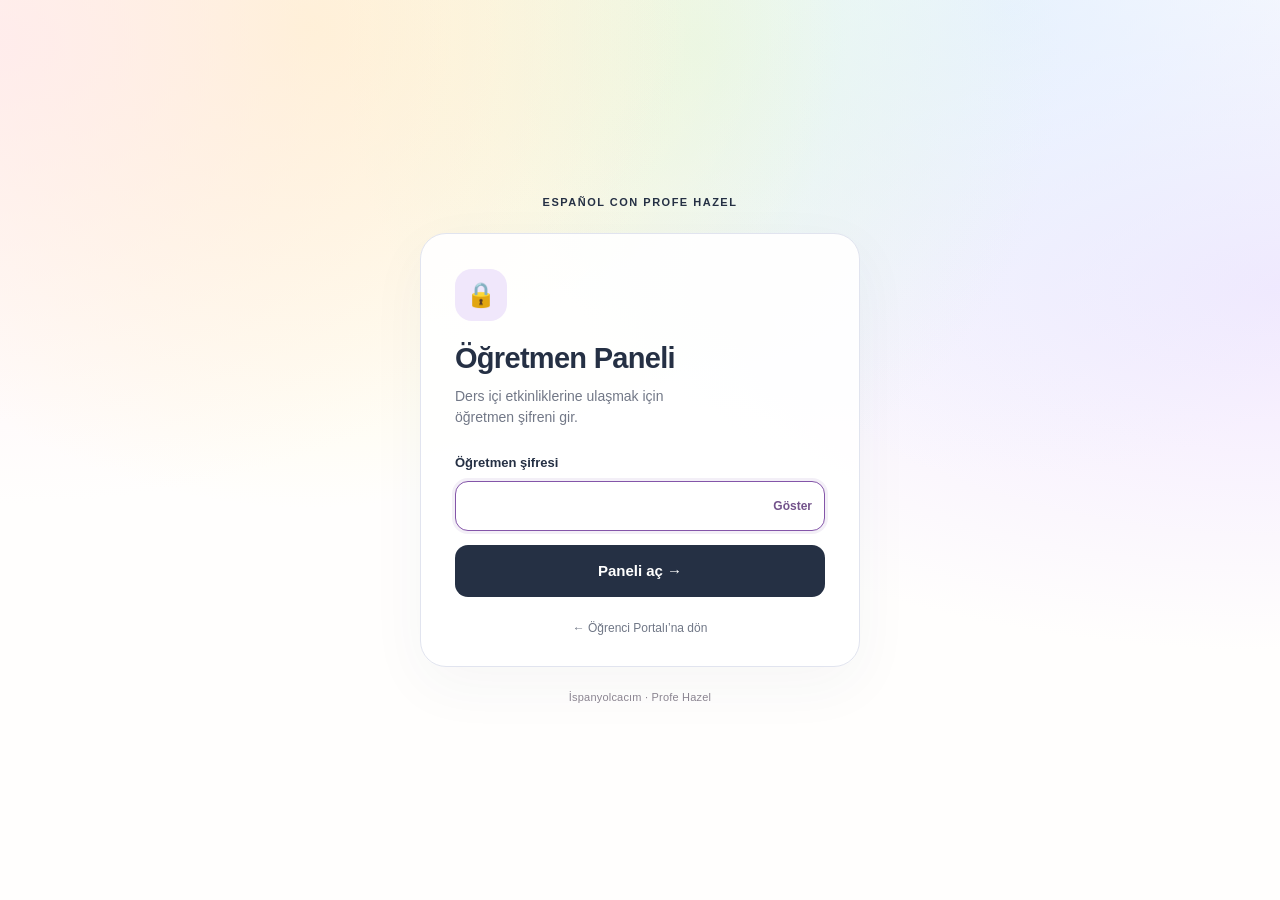
<file: ogretmen-paneli.html>
<!doctype html>
<html lang="tr"><head><meta charset="utf-8"><meta name="viewport" content="width=device-width,initial-scale=1">
<meta name="robots" content="noindex,nofollow,noarchive"><meta name="referrer" content="no-referrer">
<meta http-equiv="Content-Security-Policy" content="default-src 'none'; script-src 'unsafe-inline' https://script.google.com https://script.googleusercontent.com; style-src 'unsafe-inline'; img-src 'self' data:; connect-src 'none'; frame-src 'self'; form-action 'none'; base-uri 'none'; object-src 'none'">
<title>Öğretmen Girişi · İspanyolcacım</title>
<style>
:root{color-scheme:light;--ink:#253044;--muted:#727887}*{box-sizing:border-box}body{margin:0;min-height:100svh;background:radial-gradient(ellipse at 0% 5%,#ffe7edbd,transparent 38%),radial-gradient(ellipse at 24% 3%,#fff2b4b0,transparent 39%),radial-gradient(ellipse at 55% 5%,#e2f7e6b3,transparent 36%),radial-gradient(ellipse at 79% 1%,#e1efffc2,transparent 37%),radial-gradient(ellipse at 100% 32%,#eee1ffc2,transparent 42%),#fffefd;background-attachment:fixed;color:var(--ink);font:16px/1.5 'Trebuchet MS','Segoe UI',sans-serif;display:flex;flex-direction:column;align-items:center;justify-content:center;padding:28px 20px}.brand{font-size:11px;letter-spacing:1.5px;font-weight:900;margin-bottom:22px;text-align:center}.card{width:min(440px,100%);padding:35px 34px 29px;border:1px solid #e1e4ef;border-radius:26px;background:#ffffffed;box-shadow:0 18px 60px #38415c0b}.icon{width:52px;height:52px;display:grid;place-items:center;background:#f0e7fb;border-radius:17px;font-size:24px;margin-bottom:20px}h1{font-size:29px;line-height:1.18;letter-spacing:-.7px;margin:0 0 11px}p{color:var(--muted);font-size:14px;margin:0 0 25px}label{display:block;font-size:13px;font-weight:800;margin-bottom:8px}.field{display:flex;align-items:center;border:1.5px solid #ddd8e2;border-radius:13px;background:white}.field:focus-within{border-color:#8455a9;box-shadow:0 0 0 3px #8455a918}input{min-width:0;width:100%;padding:14px 12px 14px 15px;border:0;background:transparent;font:17px 'Trebuchet MS',sans-serif;color:var(--ink);outline:0}button{font:inherit;cursor:pointer}#show{border:0;background:transparent;color:#73538b;font-size:12px;font-weight:800;padding:13px 12px}#enter{width:100%;border:0;border-radius:13px;padding:15px;margin-top:14px;background:var(--ink);color:white;font-size:15px;font-weight:800}#enter:disabled{opacity:.65;cursor:wait}button:focus-visible,a:focus-visible{outline:3px solid #5a7fb8;outline-offset:4px}#message{font-size:13px;color:#ad3552;margin:13px 0 0;min-height:20px}#message[hidden]{display:none}.back{display:block;text-align:center;margin-top:22px;font-size:12px;color:#707786;text-decoration:none}.back:hover{text-decoration:underline}.footer{font-size:11px;letter-spacing:.2px;color:#8a8490;text-align:center;margin-top:22px}.nojs{color:#ad3552;font-size:14px} @media(max-width:450px){.card{padding:28px 23px;border-radius:22px}h1{font-size:27px}}
</style></head><body>
<div class="brand">ESPAÑOL CON PROFE HAZEL</div>
<main class="card"><div class="icon" aria-hidden="true">🔒</div><h1>Öğretmen Paneli</h1><p>Ders içi etkinliklerine ulaşmak için<br>öğretmen şifreni gir.</p>
<form id="login" novalidate><label for="password">Öğretmen şifresi</label><div class="field"><input id="password" type="password" autocomplete="current-password" autocapitalize="none" spellcheck="false" required autofocus aria-describedby="message"><button id="show" type="button" aria-label="Şifreyi göster" aria-pressed="false">Göster</button></div><button id="enter" type="submit">Paneli aç →</button><p id="message" role="alert" aria-live="polite" hidden></p></form>
<noscript><p class="nojs">Paneli açmak için tarayıcında JavaScript etkin olmalı.</p></noscript><a class="back" href="ogrenci-portali.html">← Öğrenci Portalı’na dön</a></main><div class="footer">İspanyolcacım · Profe Hazel</div>
<script>
'use strict';
(() => {
  const payload = {"version":1,"iterations":600000,"salt":"Ob9qXiLrIj8y0FeiXfjdWXAaKGn6aut33jz+62PV4/4=","iv":"Sm64yAgr//VQprDc","aad":"ispanyolcacim-teacher-panel-v1","ciphertext":"[base64]/jljGwLB7dvvvImt/Au7bbzVV4A2tlogAhuLZm4cOpVW8pYpF2bpHYup3Fi5IU/[base64]/RDABb7Gws7sf3xLW10GQvlwqa8D3gGic7Jsy4V/SqBmOymWKPnyiZ6JL/NB+b6UAblE6YUjuVfqTd38w/WoueVnVfO1CvhPzAlXs9wmILUkVpocD7GwvjR9RGkOWOcJN0h1FiVg7dmY2x2CIdclVB7ZroXl/nl1ceG4qF2D1GgZcYfawhwdVhGK7occjJVjur4W/J15WC8oI7aMEQWDBsbr8Bdy4Sra4l/8L5MbSD3dwBmO4Pc30ISWlJrugNLSJxt9649W1tIV6FXpq/7cR1HQy5Ymz5Sa0NB0J4uwtdwQh8jfsS4JzuQoZMqD1Li5vCntcis/LKNABkWrIsiv8TJ/6WvlxjMLlgylre/4iGjUvjjsP2fWQOi8s198H6h2ja3ygcudrNT1DCNqO1dsaG1Qi5DFr+7xAqihmGJ1Q+0LG3fCi8+X3+SjxotbZgoHLENjCRX1aUI0EFKO61NmWTW9hogeWpc/6JOwVJ0NXXFg/lfJWKBGusYMfTyT+9j8KzS899kYAruVxH+ciD2S7zm+m54IaR3qQjCE314tEQi/cXc8jt78az+KaLYBmraeR6gnRXfB6X3SIvAR8E3kP1sxmI4eDeRdGliwNh5gvU3h+kdkLwQjMBDXPvPAOHc1idzcKTKyUTysvI+47lQ+g7RpI9Ddjjv824jR60wPFuNWnlmITgyTF41jebMr/94vwa0Y3gwEsixA0izfUTm+E54J/p27ukr7kXu8iW9Qzn/[base64]//R9zCuZ+/ZfhBeYLhd8v1tnkVRo3AMtiBO969xrqzGuPdCWBkBPsOkV6jLM6GAO6cH/uMNVlDC+xIgEeK+Hh8VPxRLZg6wYXcbtJz8JB4uKle/c81+cJNEeaq3lloDs8EoOS9xhHwOxa7ZinjX1Cyajd1LXZAvrr/zzPw8HaMT37vGxC34LSiMAF88PqLFQv/v7NiU57wpYR0Dt1i/+NdCLbtJH2G9rWPpusfxhDrgSeldhAiLmEkeETz4F2YbzPFkkRTIVyWmdzZ0HkqpAuWGuJi6rRxWdjofi8qnpjkPP2N9TgaL/YX255jenqkYV99YfyIx0aMZLI2xqo4qAUAe0Dq8orPcCgXA1V9okhEayJoZ+o+JYa2T3CxZQZrwfJ7DOjyi17d+6RP7GxtNay5t4GDIjV3eY3YA/P7LkhNopJWx5nw/vZ+NWqFoDlXx+5tSfCa9SXPgtrQFPxyWGKEW1lmY5NAeRULfT/j7ZAlZjaJTwNS4tSz4S+mU4XgnB4NW+9uFISRy2xtggbLEgRrCKCGsCvlYaDOpB+c8yJigOQM4s/SQDQ8auWwa9CkGFpyS28zdNJlxhkSqlJIc4ZLcOJ3QKBOLmOMod3ctthpta4SeFZqAQp9JPZS3K3p35HKMUzGNGocB2iabg3jhwP0oOgX0xjs4Dl3YROnMx/WDGYZ606WnDZ1u530jlSX5hwVAaUJjlqmPbldLDBtbk5wLd5YYG4TGKUWQfr93pcIVRJFucTVa9B6aKSBmuqgU2H1J1tgHR8bmMCT/QOoKO4Q8pevexK6WatN6QugBJ/aJohz6At/EX8YcVpU7KlrZqNij9pXPVb4WtG8+uphzi8b/xl+FbWICikHWEBJiIoHlDmNh4sQh4XsLbcQ6UcF09oOWmd7l78Xcql/jiHfqYv7BS1pd7k3ZtYlS7ZpBLa39hoS9G/q8X3pdoeBBC6IaTXziprY49HxGUs0SwdJKkkgqASTOx+UlOocE/k8oloIUpSzk4JNxJEr92guy7iEG/j1/VoHmmIR252UbXFPjHHT3wjdQK3gexYymNCcQs8Y58YAXzVKksKlRRlLe+XYhDum0wUur9/ndUpq0BKcxS+0JhJrf9NwmFzj6/ulWjYIZRUMTOEtDwiZJsQ5+sXdHVReq54B6O4ZEW/hDv9D+vW6VQ3EiwnIPbM//DWcEOtABKIQLkNMiWqKt0giapgcrD9otXRkHiFbSVQZBpHdx2E1YLgRQE4HAJnM/hVu7adMRzSLTmoX6W6tnfATF4+og1vwRVBbnZndh/eZSTIJ3WMjRpY2iCcW2Dfb2zKoQ3JXbSraIfPZm4BtaVoZpqtZ4YhJxZWvaQE+ZnFdHmFSGqC89VHZz+aw/+652cxYVo1I9G514oJcLT2fbAoWk2WbpT+T7j2ujXJ7wsNx26NpbajBYYmgNfj2Sppv9c7FArHadFy9lXw7hzKAU3cjYmk6LoT4gwzYkLqyWOTp74lTwdagDR6fHb6S7BKPzMNPKxp4ouNZYwEbf8n7A7qznFlI1VZkHnjlKkNEzFApIFdwA5Sb+97Mp7YDxp+/kRClNo0e4eITQEDqrRVAUHbdyJZi/dLq4LocbvudgVs317JavHrn+1EStDaPny0USG+I1WAepAUNt0uM7SdF5oMmdlTr6YKxbsmiRfG7vq+xOHGLmCPhHB/rgpsbB07X7T8F2ApWXjVo8/DkTlGZsK8/CC/kn5BptVIZbaDxG5y2GliR/629kbP0Q9R04FR3ADWvnNKx8M/SjB/0wiJD0oqtbVuiaTxrnCe2Bh7ISGBpN6uaik5A5T+VqtIhEn8njn8S5HxLrEsw73/LIO7ZgWv1AEqL3UVfD+SB/kzj22SL/Qa5/ZHUXPTuFuK8rEBrCRZi8/pd82rKhhU4XpM3L0Wh5huBkxhmDa7NWk/m9ywao47CjO/5Zi73H5Gha47rV6G8Sc0YtvwE6epuEjHPmgjXli/KW5UBfLOAz1vfbczsvPSQJCnS7BBZvcJYp/Yu3Yv9UfFTS7D6WqI1r5+ViUHikiVfZmVvtFPRi13o32SSbCogDQan/5TzcxB2GLnlNmhrExTrfnZDLJHFP1nwmgF+3YSi2pZOsWHaLQgGa074CaDVU0dVypxDiMPsatYgLfSAhi/dn10rvj313Zmsf7soaCFsl9rZyubAyulVQLP+JAcjIyr2Nxb50CtkomgHhN2ZHS4OMCd1M4XPGvLT9M9WahkpPDCACpJRliT+7m4D+W4hMptfeKmnoDesH7clVi6nvBj7kDkAVv4vhPFXlyZ66FAlhgExZQIJ/L0J/ryxb+q8AB+WBSx8MMMfM0s8Jssrazs/PEbwlNN9onR1WMMf7QGggMonnQn5NPQLmgcT3CKYogGYFrk48k0hmwKLAyiwGpXQsLjbE2rewS1Q4JICz+Tg06lZYtM2zkYSCycta6S7nuGDDxr+h/[base64]/w2zoxAWlEqT5z6YVzkiAlA8vEq61fmu6MvoBzggKj9QtT27Lx+8gfDx2FQfnWluW1tFbfXyA15AbBw0sslyy8kDZhS9z54dB6qIDtOI1uCQIgn0zmA3KfagOb57fSSdOpmXnpY0mvGJTzHYt4AetlgqwUO9ZVvQCdnkTsxj4+mEk50M1luMZs/Bpi0Om4JEdE2oFHg4Bgf82Mp7676Ijy7rkLBNNeXbbjAIaOB+mRXBybrfx+aLYXFKACnJC79f1faXbByQ4gpb0NJiZDXqKamx8MZt5Ri3Nh69MsNaxyT3bVnowgv359XG0H4iAe50eL3xI204uoQiHGPhcm+dYu7ofCGYNnBuee9vei3ygtHltYEhp8AfL/hfBXudVVxpmdE7xL1r8y/ZkgqrwqiLC+x0ACOrKrCMz4hlKPkx7qPE+2Kbs8EpJI/Tapc4T43grqm5Y/HzpvobrlDEgbMntm321AdDIq7+CjFEl+EHCjcaA95t4KpzmQWBFF22dCZuAstxrbS9MGxsr9QHPl/FFyF+s56GKQ4NzMec0AWso8pI5Pj8jgtQ3MBkdHVd92RSk8JMHbm+FXj3ocrlVBkrrRILYofNFcCI/[base64]/CCUvVLjMg4w1++1gitECNFCbAY/8+xUAx9hNOIMsrOJ/sV0MBZcePHiO+bgdUMqBf8B+Mfv05DTWwg1f7XfP5ukq7wFkXoHcX/hMy13Fg/e5On+3swFD6vH8sL+qx5qbj79ajmaVmxihOFior3UEQgx29WlNk7XNbKoUYw4GhWBmwJM/[base64]/4KkFValtTYcmEKGoodqf/by+x+yeV7bWFT+yJOOmFfAY9Ec4r9Aw/qDiCAHorbl2HLUuoq/l+i8c+OBu07+6yONiNZUs1nSfGgSECOGjcpzoJQvw03Yn6yJ2h09gtR9wPJPDcb69rCJTfauKhwpq9MxZ2tRxOy8Sykw8BaUPpgQIjxEg6SqEb7V5ePcv5Sdm0tKNcuz+Q1F3d2FX7IncLvnbz+uS5VDWlJNEQfsfd/4ixJa4iXHhjoG+pHP3+YL7TpiXe0LizXKEkIl7ECZviRhh9sjbocQDo5cAkXMHEyITQLYxRUayZDU1RPquWgz0VOL1n572oxo/1Ow2v6Y5BECWO389Gd/yWrevrm2+tqE3J+I2Evx3c1cf/[base64]/KSBnTq1uwLY1zazydpa73+SAlUUVJxJRVJo+9gbsHZLbqEycu3VBedIcmdgkhTdUNGq7l3pk9s3T4V/rZ5BYaGz938A10nzeOD+VEFymIHUR/AwWBxToRKd0Y72uy2oN3McSsOBUJBWdaMtrrAoCBu0U4bYhR+1B9ODkq0ggStnHoWopINSSwyAjdMF+wY3uGtPXD/bu7TjZs5DBUNu8YQUqK7DkZW0WB6RmPLLNfMRYM/HG5FwLUwaPOOICzB67We22p5GuJUtyvqdLaR/QPd33o0oowfAQCTZtgARgHE9XcZr+cf9l4QmssfdOGUsM16Pfm9nxAYjI/i9EkYwP19RN145hiquZ9kPaxbSqNjEHXsq0XdEe2BZa6pdB5qHda5Pbh0jU96vVj4eB5gMeSsBPjKCHXeBByRCp2l4NGEWK7wj/TutKyvZ5x4sBxMXS+NnXMie/znHnUO6b9fxbzWlZQ6m6n102azoveRCCKFE+RniShrky5+XXii7hkToqiTbpI6bahBM+nIEOYhUFtIERdIs45FLAxWynkzFBHOkLa36jLceKqX1nzu80edGBiCkVvRvcf1YE6urroRYHuQncTp7cbvlxonNRzGpCwus354kloUFvzCZ17xJc1A86Orj1/XCSxkUK0ZsxDrsQvwslHgrEMESFrUQTI5pm9XptXiUK+LaAT9NANb1IvFvyjuDLPnRo61OJhAR/2+rdMgF56l24mPDoVg3rAKRxQJxkrD/fqtxap8Q6NBdlq3FRC/uGANX2TeRZ9tAE9Z0nWRvM2veRVhON8P8zNfLfQGJN0Y9JnkodFdHNxEG98De2bbO6KXtd0SAdco4DfTufDn8suKs0fvFBkxm7GgwyVHSO2JpiYQFgSGpm/gK98onJ5aB2F3clzmY9T68jwu050BK+GyKUGVAGO/QNvMwwXvHaKk8CO90U1N+zYVOM0TkSo2JlJDgLUQahm93G5HPhBdilAB8kgZZlwSs44zozh2AknEcuQ7C7mYZtlM6DzAqKMMHWt1G/xZUG+27hy1t4EZRGJO6K3Lnu/9uvZjTEIxk2q16vOF0aBj1+CjYRnWQniJGK44eG4dCdXoYxG5CFSsYd/RbimsCvl7oiXhlaLmZWN/XWl0IhYP9r5y2tQKb24dPI+eSi9qUXnzNU9fCJv/[base64]/FeWLxwWl3LZ+bA8389boNCYdxxSrfWNvGzp/lRTU2Scisyep1PBW2/GL2KyNueW6s3WxFyBzi+LVQXSo+L1J/12m7HgUlWsQWchBNb7G/VbWCkpmTS1hSRjHLfkznxzAQ9i15Ig+PTBVushIgtAZCM425dklKbRqi9jvaIiAhFTPxjdEP1xlDY7vd4m1eJ6NooSowqoc4shuLGCEbQUQCpbSY5tqEB0PWO/XuCUZVlcis+xUqMPniE9eJVeF/yvVxq4ZJQ9LjamBnI6BZr6Pqq4pvFiiyABp+2q2A4gOtOBxd+kMimBZjdS03OwFzBbdaOCX571bb8SgGrD2Pcy0P/v35p1jQP6GmsfDeyN7vV3esfX+ejmaEOT2esrX0KhJ9EAfNowr5mTBz7UsIeBNX+M5lAY17CgSCkh5P8smRqk+/+mRnYA3g6o69eG4c3hGU9oO3PIkhK4MfU9QzGNW4G/CK9Lurjh39J4oGnkJm1arewDEILz1GyLH3c5urKPgZjidqgC3ZSCNmZJk+xxprsTr7t9lGnbZUez5u2H4jAbO/rLwddnSf+O523trSCa9EeZb5n/2GF9TVzUYAYB+8FBCi1iqe5gMNcOsSQZ8HpsqIbkBH5NNwh9CzT08IRlsnGCoLKjGHckiHwSI6nfFt5lsE17G1cbSf+Rm0jkwu7j46tIKKcEhUslBBSX7b2IdXVDQTO0P3h+gtHKyR4ObWijqEmklyIVvZ/guLPvwz7myEeD9wqXTdvXk9SB+RsGFlmUDM3QXAQkxGQh4QXOzp9k5C8acfsMNEdId8baqifz08YkJhP4mO2XckOjPrKEStasdXX6x3fAVa8g6IGA9YInolZpwgFdeLCB9o5c2UOJFsKmdGBMCSUswBDh+r1A70rJWIctrXcNNbHdESJ48NzefPOib/VEWesDQIMMU7aGsfRLl3a5wCHQGTTdIk5Onmj9c0jcDhYbra03QNPKypj+1pYyo2tM5PNOYRVl0M/87UvaOc6UfAYHrJCm6hApuE4Ww68XxMZlXMbRfiP4WLYHEIKGJ4ZJk8JTQMmdLj3Q7WwZNaGpDCR6tLYjIpYV4vbEWNv37elMrOkGwyo3IDpaBSP4IirA2PDAEf6/IJ7TzV7YUk3p/JcNrlOmvyApydwY+uGXiABtN2nN0MbnkuKHmB5bxiSboV/StTAXaKh5wIZTavFQeLanHCEcnN18TPBmFSG+3xStEHRSH2UCFkLsdcXOpFsb4JnMPS+NnDDFBr9DmGqAZxZNMLZtrpMRTlRsuU/itb2DdvcRPumvRswv0rxN0wde7dwCs5mWC6KPPNBYaq+YWfGN40F/dauDj+TTQvOFhxwMy96z09f1jAEfXYSA9TsFLBfJpIM757mLrq1FOYb12yP+iohAmLhmwNZMLSpnmoIqrZvFITJTFyvFc/uN0rQP07h2el/5nDU48J8IraFZO1MoH32o0A8RBfKV05//Pn2+p62DdfA9alZGfk4K4IxnT7P5ULKuwZq0qKzXFa/KgL9OFazMuoaVZFGiFtBieuCPp3jEz6JBhADSYOLwb/w+SE2RNXI8kCmqWX8Jb006qARGiRSvi75R+nCMJw6CMnCmKrA3pR6i/OpI4W9xnTcun3zQWRLh6sDJfbDveqWGj85SEin7jApan9mqyc8y1VVZcomuztBG1ofZf2BvtDeddmsbAdjno+1zP9aojcKD/67Z3vhBHl/gNG6KvKsjHFaScsnZLEw/4OUi42cxKI8+iyW3c+YPmmNGLtku0FR80ydSTfkguW3gs2xnX4OVUkLFtRkA2IfxwF7kXqBQ4bieU4eWnDqqenPVC8ECeKr+RPb7c45fQNQH0Wqj7HxQmK1e/Zg9ZnEcLhcB3jyEfIWxOW4mxo8OD1+A2qR3vVVqYj7gSSl3vZ/NtSbGDeUABH//aOpT+HBL5MK5WYp82IfF+UfyHCa8N6+Ft7lAIY93JdIS6s2T/Qap3CJVAS1s5XlVpNoT0jzN+FuEG7smi650SWCReG709MfTekolk24B73rjcKh/uQ32cf0IE8j+MKN6PRJYtVftFjt5y+C4dN+6SQg9Kqf79kfmMDa0GOVYEbrSyy/uKCAQGoFtS97j1Q250MAyGtx+00wIiE+b3mTJSFxYxkBdpySMHAgj31iSFX8v/XtIFedetXr3e77Rvn9B2O/3OeU4Iue+keIwVzaAjTyXcJNGxH+BPEED3U2dpg5+zz23X1ubBQf5SREOnI3Cg12s8CpM6O3HK97LRa9eQH90xAy1Kzqjqtb7u9lCpF2hfbWM3gys0jZq8nHVzPLuwMs7eKXuaxG2bDQbdZGntLH+eBNno75aRBhRab/yRlc16KEbWPKobCdVcE7jy2iu+rIU+2Jdz/[base64]/SKvTtAStUWMq3zmV4YYkEBhBwh7J5gT+X3py9dz2oI42Hq55Sc9jwBt2K70GBC7suXZDbm+xaBdiUk2WdX6RbcAf4lXJWPC7LEx/3+OfBrm4CM+0VFx3XtRikopPd2t9iLrGdCPtY2tUJ8lUHW8DIropDUcomkbMe5oj2C40NEMdy+mv2u12R+79r/nxRTJtiha7hw4U7MHAawCRwzccPEn2i5vxzmgRZm8gCGeZ/sqYrrw2fMGO6bmDORJOw8fxsHFLRLpehrDed2MauWXs5IC+uCB3VCZjAUbZDkTzOj7cCjtD9y4xXBdbZ7g16ny88VeXHIq59W2aQJMwhwrC18+M/yNM0wAxjYk9LaxpfTO7yj63qPtn8DpOzRCO/M914xHD1DdWVoDMPlbEYN1aMHIQQPOf3v0nfJLjqIo8g9HeluagU9S5cafICQMzSueMopaXqyVPdJOdP7PqRol0uC6ULZD839MyO93EDZo26ESvA3H1Raxnf6DIqnMnX5KYesjs2gUoHnvgSMjAQytvjEv+ctET5caiKULk/oS7YbElOZpUN39WqkTPQaZVP6ShO4OJmDLOGQievHuwrFgIudYMGb3gvzPt7q66duD9QE5xLLtLK7+FxgRQAtOc2J/1bQWUqszahOG55nq/aqSCOnZpVYhKBY+8VtHt7Y7qwWIhVyWENW6je6Qh5opHM5FwX/Rd729qKR7fTdbW3ypH1EyvwWx3CH1oKFnwaAO4W1lV+ymuOuE4TnVynxh8PtQlGwvSiHwlxOV/7NgWZmPhplsTq60WGySnjyz9MFTsGmobdZT/SC+FG+St5gnniw+8biu8x0wBdhbnp4z08wTMc1T+gJ+CIjoiemk/Q/lzkPTNG7S+fS5BKpALVluUbUj3YjI7vZAJeL2Q66nXFW1I7sMbEEYiWyPaIweBAUsNjUFfZjGSLQ8SwF/rqcB4X3dEshTa7XuD+F9KkhqDVM55k717qmat/NJ8hfeIHkoyBOFPZ7IgnkVK+cn/8/q6abnd+026a6lRYDXacFtTz2NIgAhWUSiDt63g2WIRY0esARw4hFQbb42cCd4QD+dhqV9UkWKcZi//y2j7QLFFKSJL8xU0maGSngigZVuSy4x+xNXRe8rxz8s8ugU0qONJWIFSnt1zcqOqnsN+Dh9fBaPqJP2x4seeox4wI6RpYdILqs9p60JEH3qVwZ7eR1j+HqMzAxW7R/IvYpXLwBz10JLXGB9aaCqWa2t7DsDjatAZs9B1sAl4XE9IjxPQl9w59JI/w3Th3TIKTJTOQki5pd3VSG1Nmx+7T9CKIJIN11vgVPi4BdCm3iPT0Tu9vVt3HzK770qIMBOtnEX1ltMyFMaJx1+qCU8jAIJfrz0gUf6NUNmi30Yd8C63oIk/r7Kh6XxmiaiVN75OYKKjzWpzLnJDm4rk5LnOAsUuCscq/gzImkyjhy8M9UxjuyM8CHQxOznotd9ZEjLkr0KgeC8N3Yj5KeGvS7daHfkGZ32FU/32vIrXWdkF5dg1zsIxlmfXQPkVMVhghBtQHomHWAPWHgGyTCyM8TZeYDml3OCJqxWFM/62h6DP/mL/C/bbH37T1Vrjmb6I8k6OJMq2GegX/A9wHVz+UyDiY/xH4KmMJnD9EF/QW1rapzTUwKZhC+zEdmjsTXvnaeFnmlyckWHYcdfAw4DEQlXUzOHMuD5oquITOHPEutJ2UTJBi/4Wgw5L6Sp4SLizSemQJwar32M/te9U3hJx5Pe64bG8NZJEH3GwCI+f70cTM6Fui4MWnpR4AxxtT93bElUJ6+vCQkNd5j/SklVxA7a4z+ZNDUeCf2S5CqS45OIjxPfTXlTWjRDQdZN1EYDyPyhHFU/K3l+DSHqcgP6TnGweH3zuIz5eLUzXos/tmNGUOD8CBw/ezrZP7gdTc6OwxuLWNkiLAhrMomnK/Kxr14Y9cYnm/s6pFPdrEw/Bqiwo/4ShFA59P10L/zMZMrrFRrEPxZSvpKqtG5hbkPH6AnPT0Fh97kN1P2OcOckpoMuFfHOShOpnjfm4Y2IQNU6rQ/atxNhZmA02N+HBBRZWi5AmCl4hA4eNPEPEEiw/1jYuMPoTJP8XqWOgNce8o/G7INS543JIyMt9pkiACwuHucXh8ttzJdmxUsV6MokqF09IrST8chVYUmfFDXrMkFwb2sT0HR6/t+X64j0HUAF+wT9gP1lgjWzgj1MIBbpKLv9Uv9je8iAEjJERtq1GWvsDWMlf0tzB7daB8j3BNhpCKwZzQYv9/KaKlIm5KA17p5yQMtmhX9dzrsbIEei4IeTtPxNFjK8t3UI6LueMnCCM/0oekQ4K0RDYjyS6RpA8AYE1EezTnQir1K1VbIT0xpiQ+s7Vplul70XxJKQ5gsrZtpQcFjJ0W1VJa8NHvWQJqfmlpf/N/TTiGWuhAD22Ak6UpYYX7QxT3IgGUi9EwWv26luRvxqik7u8HELnG+LFPU+5qvQPQHl6P32HGpHB19mrEYlMNNyRZRtsLXBe0VQ9zBzHbuPlNyYbdXurY8reSIbQhAK58qY7evHULLG7kVlmtZOe2t28X5/4T66I+KCBiHU+4wOrE5scAsFxw9rvShSJNdRkNlpIGR9m6WkY9zzixKzyaNPu2BDRhWn5J/aqar1qykJzllMImSdlnpcqxIOSpwERpn/hCHvZgt8z4t/LGE2nuhl+nljtGYFGp/i27JK06s489DDIcWyYoWxwZJKqJse9Qwl9EaJ37klZFlMMBCXGEZ6XjPz368FpFCZEbxe5hVzteBgAlPgJikpIjz6+nwuE0fxiz0Nfv606VPYswHoewIepQSUQLEWXpjEiq7BU9x9RfP1OeosssPDT/McE3eq7TwYQFz152puqjKr8rDjbA/rV2gVSQkh/1GY6wvv9cViwA0Fc9snvXcLHMWpt7yKN2+gc2tRR/lTiuFLYgINC/f5/N9sSLCgHVk6yFI/pjfBumB8v4CLXdktQf2CwAREwBxnPV169tfrOCx/u4nUn43zbVQTDKNaeE6tGZoOV6l7nMIaEQOcOysL5VcgvWdUxYz6/[base64]/+UTnuatpx80I1cOvfQvHUITnrChuprijwCxAffk+6UeeFRY0WyZMNnEq1OEnNI5GX/nZKhKTj3auPDCatovPuzMQP/[base64]/tLd+ewOruUAMyQ9sseMBlj526dOMm+B2YyJuqufv/bo6PS7SUHH99030dFolyiIteuIBf/ZdB29w20bwVk0l6LrgXZeG8esKwVrPwihibaCh2feQd63jTe5T4+pBtCB8S8XcxXrXwXtPbUZj8/mZRpQhkO0WTiv0iSYlAslU2hORZR7Np/HTqMK0k50yydQWt/0IPY+N27Oj0AgxeudP2Recg7OTzaqd19G1eQCxP8MoA2xKH5c4528HSEUVbzbVzio5v8Kj0qI89wbSe/A9HVZvQjdOkrapMZPetLKZcz4spT8kokjp7sOJSYYn4tVjtqizFNMB9G40Rpb7l9aYG9acCYPTCFuivbMLhOv+fx3nvUsRWNKteEMHr19Nl9JnJhf9nxO50z+xcvspKmmUhrovzNpI/IdNAQSpjCUGWu6rkASgGsMOeo6+LNPpHcl87pzVesVmNW+wyohxGlyZWjTlnPz/MbtRdEpiCYJ6wOb60mPpIQmI6yLwLykUZdng2r/yExrCcHWv9AQ/kIBa8COonRpRc783IQWHUcmDRBKsG2hUNnldoncsm6PA8ybmrHVeekdqzrb2UL2fG1SZyfhaxrwv6VzKx+oh+di+NdVhU8zY0zCTWOngyULDx7TYKU+qofJ/mEPWakDTlsofnSPSNw7FgeyJzMTi5+AwQ2CHOsrqDGMr6iTnzZeH+/TPc3pfrWbtFG/J8joflSNrYYHyWmE0v5eTeAplI47iyJFaHj/PUC3sHIXjJZXC0+BN6gFCm87my3ywUnVmWb02uHaue3GaUYb1NGShND/EUYzprGdFVAWTHaF7S1v/OJHkANyV+2I0uR43bWMoTNUfymj1MU6n3yZltclZ8P1PfbB4UZwPKh2V7eCg3xQheiCG61Ad82yy9bc/pMgPF/uLRXr8OSkI3JqsVpjcf6VAZPC4ONmj0nLdBYlSiR1LDfU9cBKRN5WqsaK15qe+iGAb5/ObssIgrve5yRrxWi/e9I3iyp906TC2HXXjbADVQlCPGaHK1RAJyMpdQf4PKugS99cSPawSxrylat1i/2cvV+7skjA0eWidX4RSUxSL3JVtEskstJblNCE8FPAsPiHRtjiXuVy5u4pQWkkSWxvhJ1civ/J2f4K+inZchv4UF2XovtTTSrhnuRQHtqKz0hADEGWO8bAhJFcc70ZFs7OjA68yXRvUt6HhJbNkObLjNeUUcDi/pN9S2SbS4p3tRvyJq43vXalQQljpMRvTgjA9Guo8X9QCiAK+jxOuyeOUl7jmUxEJUmfjfXZJtCf9xIaO7FU8sHiqaCirAewbDRM+2DhJROisrZHNb0vUwtejDknoSQgEmc8PDxsGXgoDBmPDhHmm/KLn5Qvvwmi30ssohtJmOnQ6Sxt5RwZaww4Q0oklDfmhCDjgelAxl8tBeLlalgX5EtLhJU1LwrqD57Ys4UpDGIlS3bf5BvNjrMhhp5gIqLyISIUmVszCYUaLNSY+vZ9pNPiUCmKfe97+NB6ToCMlEQqU4u8VG/ZbUJwgKo4LF7BQ8Hq4otMVT3bCVk/S2c+ZIFuOX0mTMBBORSRDwRyAG8nhOWH0qUgmOvUD/2tmoPvrdbNkZWd9PcshsjcQYIqUO1PBsMG5r1t+O0A12gSeW3++0ZriXdiOmtWe6RzgNhNkPsugUDB1SzgxRfSU623l56oMuc7JyjUm2y5bsUpy9+JPWj2OCKNAVMAhaGy3SBAiWIKGA9H/yFzH5Zm6AtSd/T99jGIRS11Tyy8Ude5ZkSbqAw2TtLRo0nlyoui3K6J+0whkddwKGtCtZud0vaY38ANqTvWS/5he6JEDsLTrcSdWT52Zjj9+8Wy4C/rUB6TtXX2jPOVl//5ywQ1d7VtDywWIjEkFxrVNwR11I8ONJwBWW1rIuEWpM83nKuVJEh1Pw04xTalsgp3yir4lKzN5kATL3kGlfVkaQ7LQbxoX+7NEE+Dul5hnitsCX0xBRxb9cQzneCCc7fg2PvrSV+98n8NnbgyBez8PF7meBCepK9IvT/kFQ3sc9ywHKU8zpVhXcjzh6u++rD4P6ylKxgf3WzO2NgkQ391vVN9gj02YoHcM8IKDZW6MWevDKoA6nIy+5o6aiUjRLy4IjwFy468yxuVg91UkVpe4QkFTKrwjVuqux5EQyqkRwnYTbdNzfieUHn/vvfZnVPp0QmDTMw6ma5CmfFy2jTpUQitCDKvpvb8iz2rmsExSVzKOyaJPi0v5qR5oBAwge0a6wnj1G+axdRgg9+GfB6gbB0D8hhFhC+p+79T3L5X/Mh50EXHMLsKDoSmq63Nxtp3yxFHJMi7SxdZEsmZ8QhYORFv874bGsyp+eoGzsPvBkMOzKptApNL1C7XXJqDYd2qYiIW+53AKk+A5DdJQ3dAMSChkOYL+NsUk4d+oFMlQQ/JuWq9tadV337FB4D2gLUflRIKMqNHPLFqBrhzqzDvV2HsFF4zETDeM2ZNqgC1iTDNEqb2DbXWEPZ9kne4OOGqEd+kOMoCzEHxJnTKkB2gsDP1Vcz2vyJbT+JJ14dhWg6HCPAwMPKrD/vpOrfPNXAw4R2Wx5ayv94Up/cj2OO/lWD22jkHnnas/tlcYPYCJp5y9om6JlCwGHnPUPZmpjoCTJ9fh4ti5AwyoV7Ae+uY58cH+nddOa0CmzxxA4raNLJDZzJPrGxk8Sy+83RCkUnuDOGvWvcmFKl51leuIUI2Ti1jAa0fT3uabTVbQ9JUD4jwkVVBxIq/h/7aB06Fx75aNNAWglp1PvHqzonsEsGJE7ZmolB5xaW1rVwQ7aDMycjTcAwkpdC+Cxotf7St3qZ97q8ja7iViX33gz/lc52FKNZ6noRtBmBQFrsKyXfRBMTSMP4PaLW3vtt0RmVjKTET56ECtcHWWGJzyLy8pv2QGyXQAwxGKCs/wEm6aVo9tZgxJMRTroR3Ymx7C3s8oGZd6O1jx5lIHCpJTV9W2GdLITpkC32cTVJTOEKwWpTK6WsopgMFGMHwy+yfb+Nf9E2x5MX/H1yS0W8E7yA9FI+SfashESC9JriFGCMa4of4FDOZe8r4hlNkTpUC1iyc0trK1OxVqEnyq7KTstl9eDsqncpuExtM2E13T+5ulBZgj+pW8wFskDNGq2t2jV5NvTLgvU8JgnQGN6K/6QmXhG0Rf2JMWoMU0FWULAo471WwAj5zHotFroORIuchsUl6ERZPW83awB8kLrr3mjEB8ZwL4uzERdqrAy4aQy2kRpN8DUr1pCS8Ss0tx3KtHfMYwWScYAlsXbmK3vrl8hJQCbA09n/7xP3PQwc9aZL/y7iphIysNeZKtzeQT5/w4xcnvSa0Ok8DBpcQO7WFNr4ZHycElfIStg+ZkUGgXpHw+jMWHIs1Lnz4BBsCSc4HrB8ZexkrPbCAiTgn5+2c+5y4xqXnBkuqgGuibAuoZkzLWMkIacCaLV3qQerzFcotW3HAEHBpDYw+rv5Am6cOZodjrsYWTGHoeNcH/IQi1I7GdIfuu+y844WlOlrxyJBWiPTaKzbw6TRC0OJWfuw90c/jUkpNhaN56Gny1wjwuy5JBpG2gHslQrfQeSFozjdWV8C1k/b/rpQ0iy2f92LmXFhu3eMdiXoHyGjnzIWw7t7W7HwP8CFXW6c8q/[base64]/Y/PJPl3cVGmQpoXNPFGJLIyIOnjsp55WbPbsONpt56k9TCu3f+YXYW7qFEhISiOiAq3QwLqvmsmXMV/DE+SxVjq7EY3R21wrBA8P3hCTEZ4J9OzT0ku4TXeF24UYkOLwkxiJDSF/7qhzqSCAMskwE/XTeyE3xe3TCrbN4+BrXd0U3DD/OafbBbY2+mAzBKvqABkUBFfiilAHCf3Wlo86TGQEe5kacdvH7bmbjO1E5yL3NVW5mqxFgLF9N+3Qd2uOc2ykiOL9EIe9UPxWQSeXNCDXLFpcsR1YxFm/VJ1zfS3hBZjADKzYee6PPznflfuyrB/[base64]/[base64]/Vy1UFbI2e04XdYW2t+USOkNJ2HdB6rqXlF6kt+RLg18gUB2zN21g8lCdvt/hESIApVZgWNXCAYCOpVA8w+ZHCBzEUisbTNHeALlz5hevDePt+bBv+hf6cH0xr4khHdqiidk7qv2dtHykzDAuI5KsLWvT36/xiZZ8WdthYZKqLETS4GnBUjwPIqVPbysBsxo/YhUw6NihPwRQJxzdffL3nw9hUMg442tPUxtFK8HPI/[base64]/IGilhhavx+ZrEzSfWuJTs1pIW+dLAXTdp/JbopDdKX5DEKZj+z0gjVk+gMXB2ySOr8vxXSQsDd1Rnrw5M/t9HiBeaR5TGodz6v6DUCq8qBnaBuk6OclKB1agxbpeCZgGwsF9um8STXt36HbvvIKw0jox2DoQO8ABR1FUh5vDxapTy3+8kLSk4XN5G1YT4yzN9m4JhnSLSOaBKDfkYGdqwF32XAl08H3NybpYAaxQm8bxmGEisgLZXKk1Hh/1M4ycwXOVmziBDZdpN7SN+Npr2PEMu5FWRxngKChwEstPNSbPTLhVu/NPKKacrGde+mvrOy+mPk8UdDvfgL+oe1Z2APb6CXNUfRSsH21FYjqn6McKSB3YPtAEuyBHhyafqwxIMm9NHT2di0tPYSHQGj/Frh0SbWTteS9hc+H9Ib5U5/y5teDOz5doX/rrhEuJFvAe3EjfhQFnZcAKLnkL+iXtrlusV3TiieyZQLW2+ZH9W7O4mpelstDcTSlq+qP363koJV6rxJEuzV3yeKN19vnvU79xxrE/HE36Cz3Dcx6IJhcfBFD01T9OdLxzeXDSK352YX6RGGChw2yDJERo4mRf1hpPPCMfKy4f3o/R6bAEsqZV/+/lyChYsL8b6f+oS88qewJdDyHL98DNhxZLTK4eNkBmJ740dcxW1FtwnvyCt3CBLJ9R++UF3IBQTineTmq8an7Df/NZZMOxHlP4gei1sVy0e3umSLY7ztO9OkpL8WGBvGRdxiGd2zkgSUWFjbLDYri8E7B0VInSd/hr1aA/[base64]/fvhR+5xC/jw7dmJEXmdmb7ffEhDvU7xm00OYRryYwqlEF3zJLg7y7ZBTJLlj7/wIFpTLvaYlMbFd28zAPzgsE2hD+3BrEe12Rc37x9PLk7Mj2MqWdO5ezX6l0A5h7Mp3z2OKeUK/dYTf7mb+14bAl9dGZDkxzLkmfVV+SvjUEKB9abP5k36hiRgl3jWNBMvZQCZIlDRxyDVG4E/hu7sqQPoMF6KHise/+3UmO0CfHNlWs2WQdxOCp+tdM/XkPbVDOJals72Lgrsmakiatb8jw2Alv5fUu6POlGrLtk3hrmzTteNybH5MVkqmsCrNZB95DVlhUcbpBCpSB/DYlQBR4Y1Qdd1elQ9s2SgJ1TK2A+v4PIKRmTTIP+qyQd3grrXKDmUB9s6JQ29jrbsl5XE5/JTwZzahmuxGcRz/bKc5iDhQ/fsmJn4zYFvvApSRUcqKLQsCNBB2a5z7yfIPmxy+3XI4Mri43wHFyab54yy5eT5iRUMJsMTY/9/bHSj7kEwPOmLbf/5ofWuwvIaNQS5Rf8r73AF5ccABSGaEP1IxwE8JYFyZMTI3wamo4RdkmnJwIwQMXJt3z99kNvil57rbO+QqVEzZuH9P7YSIgqC51qZYzNLkKGUVpZzZ+gVjtAFwZAOGaUBaWNBRk/mLYr3Itk9voDYKFL6pDYyOyjGSn2VQ4ZhWW4Y9aGfU7isaXzXElEIJOQIYGvY3EJMMhEkSZJKKMwLF19k/B38xYryV+64DO4UPvpszn70cnoqAIANxZV0xCkOo/0qE4nzhEZoMh8MTrYDViHU8FIfzks1gNYApA0rxOaLIbDD9kjnjntFjsXPolX7iQarwEdW7eydrZ+4/Sb8wX1vXXXFbDfao78QtkDRnajLKGP1B9Q5H+L+/6S7bVbch83Q+XiZv7CQ0/yDfHk7zkEICiOg4Oidd3FQBcUi0ZeWjG7bwQu/K1FnsWNJj1NiLHfE8xNu7S0ifrWU2QAnMWI5i7JMswDjTgGAomd9OKPw7qcl76h5Rk7idHS1GbtL+RhsPXUI0R2CZX5oCfn7L0Av8aHHtewgf8DURVCK3YdSkO4unSzYYC/aFUVkrtbbsdfMqZPoRM2LYEb3yqIXmDbB5hH+aXaJoeCcmbIJpm2lPKQvRu2msBmDsTulQWCP35N9seicDN0G+dDIeq6Eqw/AbDHZaTHkwLu6rmE1/4WaFjFMSfOe30H2wCKAWCb+LX9zd3Y8yhAjHUYPolWEmi9CGMtbm4XTQ+BAQOwZHF0moa2FUxhdaMNgyiwsrsZADH9yqFpUCWRfzUOu1Q2yjh60Wz1YYToU50EJD/Ru3LBKft8buRPo/go7hKan/[base64]/Zf9BmXg7Y5BJS/qT+7r9eW3fCKtoSA15xu1mMbtVrWtQVow1Z/La01kEX9wf2cmgfWwkJEhGhZp5IuRYcogB1ZSaoN5JYABf4FFDY+vuHRxAANCKmuR5MUTGywnOWAu+7dbyJMURpGs8fIpMyBA78GTbMu9m/+lOQYIWYuWct49PfmoaBj2qoooQgESYmYkZ9Xos7WzHT6Um48vIj+YAA2dJynsiE4g9NRx3lElhOxfxX1DM/Sa+oQVpKGdfQAzfcLyY0ma6yzE8KoR+/nm2sVRbjUqAOcFvBv6zBcRvGwvNiGufex/ehncs/tajn/Ihg/owDX+Vk7lYgleMpmkF8tidti138OR9xLrcsZ6pP/u2M/yapPGOivake7GZxuJFyd7xqo4pef4KJ4tVEShsGxcdKv5yhOEUyfrhwsNkp/qPGNZxVL62Qr4QhmZkjT4qt+ssCsteuEbLaM7vq1le+12KYPwB7QMxl2pQJYhrNtyAfNHsvfWYF/ni7pRfvC/R5xHaGd2Evmq6xf1vvcSea0CyBIBAvtA9NYZCKbU5yj8y4D9YcycBLmD57pnIjCN3M86i/DtkkgqtUZDFew0J5nFEs+VyHmSK6/m7YOtfm2KTh+tVkdNnj/mpv6lz3i4baXAQela6dLGNqlSIxM6CpH3Nm40J3B3dr71Y4aLgveBAdwbMTkIVFgXrnoEShQtqkpQD0GxlettA8T5bzwJlrWf5Mg+/8wgK3sLcZkjxjwbWtvkUnAwkSPDOVPT71r2qtVczfUIuOqxgrMtIWh/mY8b+NQbnnhN6zFgQzSguOv5vHRmP45RPPA709mzNS9HxwDN56NDnlKBr6L/mtCvXqb3KLc/D/EN4fYt3j5AZtnD8ouiGCKUOUNcgzBhfEGMwwSupAYVzGZi6J2udmeywsFfJI7HPjqqjLRtctvqudL6OQhLYts9Z//FIwKIRt1UMh0Pus3DdaTBw3l8PyUV8bxXeK5Q6EUy323J7vv0XFSstCRMpgZN+mTlvrwWTPpQfAYiDuahMQQQnbcMOpDiKX0X/6Loxz133wkNuxV0qeOOvM0hxS3l9bUbOsGwDu5L5ybpqlWG6VvTdV3mRi5f2+gQTS0ILVM9HQcWerGXS+lGg2MgF1P1cmgcZzczh4JAIE67rluE/+jq74LfUcrqWh6VVGo8HRhV7cvr3PiFZ2eoRjrNfvXSelb3xQlTTgQYcmzK7SJQHb0GQsW9GOuQcB2HcEnCz8Z/QQVGbXVcJcClkviGKsaKDvcPyIG0L/JCfOvoI8X8v18Fzwk73h3w/AI6IlQF6T3PX4DAOJ0DeeiFlt1typWjVXuL6HyhVLB9aeUPIWTMyztOi0yzvXbRc4TN/c4BnP5LSDOa+quQ0h1yNzAm8b4RwxurDsDo+ULHebv7d5bcgW/[base64]/ChSLiR48NNMnuSLyURokMnWuYA1aKaY6s3Q2XSKTfMx9VdvbA23pTokRbV/qfRVoDvG0PTV9rYxDdrQrJQZIf+apBhOOVPGBcDEz8GNGjl6IH5J/r453sdFRtQ5pRa9dk06rTR6ZJcRmkl+MqbR8Z7OgduFMQediac/mrxICR2KKMt2UtLaSxjxbLmvyn5SyNLXe/bFKHNqe+74FjR8XOBuKPqi+kS7mPHBJRXtWu4jc+5CPO/RQRcYoI8O0ONAGvJgeYts3CWCl0215DtY7FDTM1c9nerOnYQpQgDS4sc9blgq0yqokxhjCPGGx2F8sC/KCQgUIJkLkG4s4RZnY5kkFM3cmLL0VgVAFuk53mAw1DUAIetKURf4yjcs8WLXqYUuHqk/YLQu1QSIKpb9xr6g/yW2FI2MPYAwGD62ot8uwbz42AIsEq7/UQJdo1i0/p1UnkJ+brzCLpGvmy2PIChuGqvTU+yRx3ZKH6Y/5sWJ+6/G86LJq2GY5qP08BBLL76lz8KIiAmnm0/9zv1N3NqAWx3EBfhIccuRkajwPwlcfzUWywOrP2uvtij39npfwjDcNljd5WY09TjW7QUHNIwJc5Xb9IIpTqTAmrXiCLyhJbCgZ8qYGgADJCcnXqMoEVKYVdOwfYUzaJcdnDyJCdv0fJsrHzkfRBv7LYz3ZgQ8043XKp0U46skCY5VKP2r+S19joIg3drIy9/B4lJbiMS1ae+nP8nN+IVaJc+XCt+dSNj7B1LqP9qC8W9jp1bHeuy7PF4OX8h36ko4t+MmeVaE66TGmDFwMUuDxfkI/IB5rk5Iav+GLKMxHXXFakDW7YoK5xGleCW7uhG1/ftdQipcB2Z8rVppwUvofPmYpFxst0LJaQXcOgFylE0f+TziYgX1FmcGO20/RK7WYwD0v2Md6KEty2dBK6QczYtSzkE8E3XrnHV8E4b8BTN/kjAb+tox0DtrpJSv7HuGU9wFqvsnktTmYErMfFKuN97gfStWBAVNSYI0BjrIG7EnUIjLyb/PNz7lM+BPeCaclnyGwtWCUA7bfnjCcuq1x3swmyY66+G2S7pO6groXxWwNHnQS8Ifd0tEcRqGhkO0C0vbI78SLaTdXvG5dY4htXe8afJistqtwTR8J/MweCKGczQ92Ovlm8NRdxQdpl0Cvazc+yG+cI/K2ftPu6F20QePBOEzKAljZgP4dLXV4BtdnMdzUstpNBEgoUbisy02ZqyIxc5X+H/0MDcoSD0hR3agI1ZyzQvxsfHAUso/LyLh+twMZETcDQ7xBfr9NqHpSTVuo4sLku18fSCuMJuO8xfcdF/vHhrUCNrV+I6Z2bLwsJB9I1GW+2uRMMnYm7jWG/A+UP86GPjNv1g1uuUn9bYayyMrdIlMjiJ+d41avCiW3+H7h5KdKnwl9JNdmRB5k3RNa5Zg8zsrcDQ9KgFEaLHCCGhhJZ09nismN/5ev90/[base64]/qr1pss7ga13+4iJ+wlN/gLyQfm+4UoWAQDba1Hw0iy0KJDW0POTWP+NvNThlFl4n5PaUDbcRx05usyYPfYY0pKUkmYZbmyx7wgmPl2TZKvWLxkDfFd86Ypb/KbpVfKScI2B3VZZ7X8HKtl3dz5ior230oSR3BSRBvz65kxUyfE6PSiYCDYXJ6TFT/pLY3Wp0upK28AEDhFX31UN7iQIcynyNZpJ0pEK9Mf8z2W3EudcMzlcWdrWnF/un7utNRSrwwVBRVpO6uMJMjj3MEvDw5xPb6np48OCvhHpR50iu9B91tpO5tL4EliTrrQfUA9aaq2+DxUfHBXr69RGFtTihWtdNJrT32kSPvW5CDUgGPnYNKoWygAKzIXhfwUG+7rRS3qWIPT5tEe2HpmE+25FmYO/aVbQvSNp7P24rTTdSQU7Fg7t0rs+Dw8glOyjFOBpM0f4o0YAc0Oi59rY6f5fLg+KYopXKIst17inpmI9Cf8Vir/FJWL7mYsjsG1zp/QojDqE1Tx56ksar/RbKp0rjxMZpPugE9T5xeALgBvpBgEXwp5/2/AorTPGhOqFd5wfOzQe+ivfYwKVR85Hgy5MBSrEDkdTwFXC0gHg9NNogVgKmW/aCnAD9xaujAGfG7RWpU60hlTk/cT8WqLo4GDyQTDZygFZtonW8d0UV8izl3IfIYiN7pba+boGowGJvohbPNO1bHU8g6mIQyGdFVsmXJVFdduVq8P+vbdQ/Q9ycQgf6HoMWyjyI5eqaFwXe/eXn3zOqTMUGc0pja8cFrjWq2beik0plQhUYPYpGUiHSzzAWJ8j8y2YYVvjDpsveTOKO8zVn8UPabjQC/[base64]/j/7MlToFYdZv1PQVseP/qXblsiC+/h9tbq5nrKum1E1LNR/+IUVOxVyKamftDUTY/uIFdx8GcRuamf4eh+Cwps7OhA++j323Xs+BrBmcXuHCpfAUQrNSVqrgff4q/VzO1yMKDAP0a6oAnZlEWIhGLFFxqRvLKMi7Msudooeh3M6gGlXgKCs1izq4XAwYtIEurmRKivD6aAGUzNKjWuR5M43H9dqYHwWgHAKabAv8+G/UQr/xopQ/UKQ1HxaZ3VNJNzKuUbsTabLl0a6BzBBIK6qvzNs3CLu5uoC8+xQRhHCJnwo3XwCif0SKzCqHpBiCrgLDPjEt4qbh5ylxx3LA/FAuO0dMq+ekNSvG7KqB1OXDN54OZpIO9ESpD6+03zcssdu61X9Qq7JeDAHlw7QpqVtsNdQJ6zp8+bUSfD7Ny5/WUKFVVsidutH/c+JCBL11OdSGVoZdJxtxob/KuCp3w0shCylYmQwocPmobCxEHwWzACYeNIZUoHLIyHHUd6G1CZ+jQsbLG5GhPPSn7qa65hNyuS86RTXNzuY9mLuJmoZB5abhT/YZE+u1c0/sK/kymiqeMhM0AlvkCMSbjuFjA6F/G3ThYRmmNOFp7KFP6PoPWfPnMvcEZT/js4nq/kqSLWzrEPRxUYPJs0EzbONiGyIXC9hgqQIKJIRrY/mJSKn8Hk65oy8ldmW5xIxY8q56omITHvBcdqWvFu7okiNLZhiwdQlQCmG5jzn/vHykfUpV7jc900Uzz294tFceSxzmxLJyAvb1KdbuPJXDuBKcQd/ip7bG0PLk3BoRhB+ELXrQ2NaqzhpmgIQAWmzg58MJYnVEaP+EtZyb8JuAvx/rxAfSK4rm9WFT7WfVoWeNqrOMDF8zqCFg3F2i2iazX6KMfGpe1xB+GQ6+ypIuIcxowL0MzLalBxm5zd7cXbUWJVWLn+5rwvJMT7BqkYPdIoL/FiD+nzzYV/15a8i/JfTaR9PGuB0T5xU9HbX/XDN5H/sDLXO3oPNakRQ4OUsGMeJb357U0icVBkPUw+QiehfJbKxERdFg9Ku1lUzShl1acmoVNpqC47VkxogT20eIBwqgu242ig+lnFWiu3PYoC9l/f0airMofvnAlhTN5FhuePeuDYtCUhB9FH5mJNU5Qg3dBFmYhR1nF6wCNpX2FntDyaDjgG2/VUulvY6EwR/tKT9C3m03wKWqJCInayPUXT/uZ/U6SB/qVeARpRDw+XEGvGWuMatVktij32TCzzsOUB4ZcF5kq0N0mcesfWyzXNcm/[base64]/7uwHDr62MqeXalC4MrK0d6L7VEveOkxK5p6Hy5KYuNOLZo/j+2UDs+3/VmdGfNEf3WgafAxSjK+mjk4oNG0UxBp+7KPKom2oGdarfKShXiDOwNG97jAx8x2quBQULda8yW7N4zo1tW8B8uwqFhDnxybg9SbSVc2xJ+fc/mIP+stDZGlks5yeNCe7hTMkgdR29gtFqvEDGvwPTXO+ZLeNg0L7oY6R4ju75cGb9MAWuuYGK3THQMUf07udVsz8onmJPkwDTiUxUBHxJ5sWkL0hBB2w/a3iEV4pt1vd6k91Rz14BwDSo0HoHsSG2AUFSl06b/2/hhiinsDh/zF3Oo7WjGp9qAh8H2ETqIkbH0poe7LdsTmRXCH+BwRqlsJJOTPi9ybr8DySoERbaOYK2VXSpdDpQhxAXjwJHO/GO7kBHu46G6WmPm8RHE2jz3clfH1PVuzx+KV8VZzZ9AMVde83REZccy4tzhBqdx+/OdYo3vYGSYoUtjdh2k8JzhYK6pzwUNSYl1jS98/773uwsjTvLlAXi/8urXXas46GMDfldGxYAhrlr3uf7E/D/zNVbnJrSxRsMg2LZOXpLGfQFJIU4+qQv6QRRQRoKcCTj63f3YCpK+gWZC0NtQ6YWnblkEFFO5mgAGxbmC19hLz2jCLV/nAtCiUX6mzuCMs+9V/r+0Bh/8fOGMkhBbLaqSc1vSoQm1gnoOFPkJXT5EyGACJSCAazlr9sP6kakUvK6fCkeUs/i6BBPSF2KJfQeU+Jg81us3PIA2TLvduXb/pdNMACuRXhWbiD44j3txfeOoOyL3FoYJNAVbK+vovkIQ2eda/okMfQMtbD6O4nB2VJHSQnglUh2FzGyWfRPbGFEyPx7/xeBEN2riS4Ws1XCaa1EmoY73+jh2q1E80ddZEodKkZcYVfRFtFVgWUcMcUD86Mpay+lUxO9C4qWb3+uH0AZOSq2OahxveotMf2vw4/Va1bKEHHTgj/HieVHtJEcd5rtvqbAfZKhAMW0PeW2lj+v0ZtMPXpM3tg7H7HGwt1w9zplMrOsgyKjHwp7ymKSiuPuOmCZZDjRRIfu63KHQrUkuEfHvivLv0kPqcQnxp2Y1MWeNyOXbpjMSQFszrD1NM5N68kD54s3Tt1bMDdArRCZm5lVCTRYtOWR8wikiOhyfPAu//oZm39OyMZtxqmYOk1lE3auXXhYgghL2bi6MtYtUThM81ZJN9ZzHZLDynRGRTRc9shtg3NeiRysKmibpObh7Mef//IOWHfZG/LFfC6FuriQbHOK9hBt7RrImAij3ZHvC0tip9nGvAkHcRaJJpU51xQaB7OWY3wsL74RVfWT17KdixHkIRgv3Kt1y/kQz35e+Nyq0pCZGqsXTsOgkMg6JLwoZ2SrdfE2f/NgxdE5YUIBVZOgM12Dhu1dOCeCWHitkJgyOCT3Epaq5lIyvsgOUgYOmwiI2tPxV3gVPICMUMKIYRChvGOYISrIwqAo9WhwNpzqiaF9ByBnW/vuCS+sKRpRMxkzyxS7v9XlookzB1eCHN0qZlwLOZcXVl49yXzRysFubb7s1J/deLjQbziPOwM5Op+x3oxYfC3Cx/KlnuBXh/ZoWJ1IwqrfRybH4r15ZGTeLhX4Vx2E1gCjMWx+t4yDPmgCrVEwHlkeEED5ri9VZy5l/aa2TUO2eVVLlW10xn4x2dE0jPcTMmKREdMxBHvkZNJmsEsq8pPbWWgFr4Wbh1nCSX8C6AJU9XVLp9Dkylmv5KgW9euq/XLgBJrQd582CHiYixrzFNOGqNu+T27nARmtS9EDUJzMmv4cp/qhg4+4zNfaHY8KF+EsoLb6E1LzeF1W7zGGbV3OVbpi0cO9srK8w+k96WIkmsaaNFW2juD/[base64]/UstyrzK+dwt0p78+OwjObslHkxXotOo8t6fsAZPqH5MRiD/W4lweSptyIhT2mRZTt4X8pFLV+tgjc6cNrqHWFwkE4MYHI9CrHeq8jWlVzQQTNOVB4R6HFTfJKPp+lduxebWRO4Uf9ml6JWiO3Xe8UMKShMp8lS94bnhNYmH97nMjh1DWSNGHz9i1k2EFhyb+SUq5RTiKzO3/2IZ1vW9fhKND2JV7HDN6YSjw5RiNrsxCIYual0bJuY1CRItgND/c2l22wsz1QkloirsVQJ4N9mUTozOv/5JzfVzYq4XxK7HFvo8DTLiQW6lfJObMmt7muWfQ6k8CjugtFNrgk+hp0B1f/ERY2hazdU4hBLcmKR68nWUXc7vbbuCb44UppyfU2+0U4nP4Wm+6+JwEt5KIoBCYsnJRcB3KaSaAJ1+HpZyNwNDWtiAKXq4PApRBtdR7iCZjRl8DB7B4FM75wLZUkDU20cQd8fyeM522PRBXgfufvG9BwHsNdEd4khXEjGuSi4NcIfUvH3YA8//g8C4sY92clBulYVfQAZdak/dakHDbucWb82dUHrd+VeFhPBzEBPaGzD1j/[base64]/t3lb3JkDTQXR0lishiLMkLkOM3dZ4dAa9OFXbNAkIlOT6Sppa+9J6scJTIvJhB1Ij2z0H0x6fIy1Wo8WGkQGRzCVRWuXUB6Lyag0lzICQNnUC20mm9GY4Ridq6B7jYT/kNzUlLds++R0SaIl6CQzdn8RgXSwju//Hc5GAwCAH8gkXArwX4VD9RBGOJs+joQqnfjZgZil4IrMKWrQMcs4hO5dTFOgDkleE8rr85asCKLsbFt2MkUKZG+38xgRRlBG8VQPz/T+c8fL9f/pnMhzrG9u5GVs8Rzse1uXcsNTgg3mBLlG/4WYM5Mys76MTJVgpY6MHhxeXd6EkGwK0jOMaoWRN/rEg+DSzkfjvZqijx/km3velYOsgxToE3qnced0dz1FTMd74y350S3gJnP0wFFeifu3D3DNgG/IoGVFvGjnYYpapji0rU8TdQGus2v0FIQmvAeJe0YyC/fPUCulrWe9CSErwP2DHL7hJPgB7TMBPpxKnkmEWf+kvQXcVjDr3zbeUSiq3MeDoW1GEiFJL7TgeB/dHevVwWi2nW7JT02j3+iYs/eKKto3B5tGkYvBiRmcsPE+xJoKfnhzMYCSoPF0pL7iZCUi+38LpICHDaUJBWPnq+qaScMJI9mYqmELoM5F0/ZnafJP+B5UO0RYGZcCuGxPHIwMk1toeBz253nu6lSiiQtswZdBiCMr0gkTHD0DlQQU02/Lae8tQNHx3vL2LLIlvi7G7+lzyxUDAp2ZYzeLIb1FPcA4uVLrFbFScCevJkU3QesPuCepUHXDcWCO1+QcLv8XzfPbR3Dj99JKraNwXjAoHBMpTeftK/oDnxFY7O1WNQmkkMUcRnwuSOUc/2+U2QZXTogKG5EyJEZ6KPrLsZAoIg3ex9zYa/NxkxzqN2nDFskHtSh6Zc68btyKAytG2Z7UIJHT+/1p/Vhwk9Vd+BPKIHDmkmucnYFP1JRsIdNOcL0h5WwfFiiKFAyal3nKsvALgSwaA2i0gKBTTztKx6GGac+74yj2roL11EfuaerFhpLdW3Vstk0zltetxpAge3A+2xNPHutMKpunOq/US7bSk7mgW/HVrH2aGvf/LcGvznhG6Uv8MLnbKo0WGTbD06UcJKJ3bhM7/tz5eJG9Z+AQOUPpbdO0uZ/AWzBWytepyDDooiG4KefVlNP/68S02bMMl+qDqseupoSTblPeG2nQ7hvE/zLqu+yOwHe9gCGTLi+dvFk+/1xcK7U5uc/zefXHSS1R9XBZeDoHDxlpzR9acC8TyzTzHO3eySWre6OA0Z0Mka1ZJmThi5DQFBHfURIlFn+ORg4Fj6mDQ/60o+afzY5zK/[base64]/c4TPRo/[base64]/oc4IkmBPL/dnYJWzujDxpSt9WnvrnXAJebQ5a94jd5yWxtUPVySQsl/j/6NCWXXq3jA23fScFkqVFn1TpoSTjSL/LPlp7uGMsAKkKWfkLLTRZswHy/O5D0z58kE4FcJyn7UdW8easCXoq9GgfBgxtardS78HnafYX3ZtoZYYoG5ANhBI30tVQ59+9lm4K7yOxLUm+4kepj0p1oAP30wimQiMIg5NQycbhFTH+yBWNweOUSx8d75zvsKIxYDAqWnnUlJXr/q7C3iDLpWy5nvl7nMarit1bCrZ8mflI3kAeYhWTEMpYO9xoFcw5osAUoTf9GVOlw0qX6+aqffN4+dchKc2GsZrGZVmpH0dC2G8ZxEdnKS/NGJhyaDtVJgOnDBmIccvrcMMGaajt+v0Jc1M5gR+vfX7Qo6rR5Zf8zEqKMMAScK82tZXUBkGqx6h/alVGT83n9/agwQDPv3HfupyMlSrQUTSL8oYdwrTX/gJ27n1gyk37B+qUXkVNCivz9PgRfjb4LrbqY7XqmP4qCRlpX34GjlC0l5WtSzoFiybA+QB8EBJDDbiecIJDgMwAveXBjT/7mZWmvoihDvLQFSakpyJ2l0vZWIKYLVCXaNWnAQuV0+S8Hc/DJjjw2uZHBM3UWlRfSz73MudMbCzZjZlFClqXD/XRtPQKJhdWO4lgJi9/txuTUAj2YzurKQCV0EOh+v4dklydB+8pmWlpcQ6dMpgiz0Jhv8dRPc3kkLaAa4QuzXzGnSn8GxgSWntwK72RdkjmA4O5BdmGdjdy+zqWc/igNck23g+Ik6yXli9osWR+U4fEtOJ5zHEFjOvrs4S4I+qEE3C+WngGcOyapagdXSwmbFm+kCBVR/6mZOXB++HmcQf6JdanPzwCFTiJBGYraDvXjLQszUKzWCuLSO2/r3u6Z/47DxxpNFPUOlMA4HixXpEZ2poTWLIDJarYmhj5CtLVDMxXQuedgJUM5o+OBygkZ/DSWDZ3EnDO4hMoG6U0fmIl8aNtViea4C7WF1Dno0o1mZhBZ8uhoE6wtpdjpD2Hw6WMkwKReEhG173uRmP7tmEWWLGmXvJu8FcLnZ4YW4nkiS4RAsxcrEIasnOoo/3cc69ujPBX7o6y9SYnTAABCqYvnqcKVPm3T/8aIVtxRTD/f/F+/LV4sWbDhd99H4axCrXT5Cxy4hIIqYjhU2bVet0Ai2lvNEEk/[base64]/Loy2m1HJsqBIP7Mht/KQqkIn3snjWhBURKogyp3QGbvP55Yu3Gm6OutSMzO45b0Gt2ttmFAK3CfVLF67bquYaO4UlrANu/2Ul0wA3fKvwDp2jlKUbjXDGmPz65/mUKLDhkeG/CG6b4auujxO/Rjb+BJjJVK4xCkX6DanOg8BJvs1gW2BeT2AvWlczhIuaUmYg3QN9CssWIrEMosU0aI6Jln8qELWNAVg4MaeA1khDW/nlPHmjyhJc6uWHKjoAEY+XTRXAgsFwLZUsFdqYR57NOQRyNsD9jsVAvFjSrk6uBg3+PO1/MmWjfpCs2bEArkxKcR6PXyxPeDXXUEsvT5nzdwJFNBwQFM6/h8fTEqyGCdAJlbVIhfKGCFTlbbMXtjLljKN1ukPNkSsET+ymKz2+L1OVbd19JuoIjSFiCauVsrhiXmvH01XmEBK22DxzklS1EnSaUr5dWMiRQ3zdqrYML4oybyRR1nkgg/A7K1Xrl+jdxI6zKlrDN8HVk+WGAJXHMh6469SkaTj/vvAiLP7cvVWfEgSqHWJXSw4MqwCtrY/yTsN8IxcrEDef98WcTmC0StjtifxFFw/RujQk0qV+NDiNNIam4AoWV8EqVQECge7wi1ZUPfV/ka1iYyzSQY8DV1mVzAJWHMZo915t7wYMsCkmXYkVVqV73wZ3LusFvbV4joveOO0uRHf2iDb0ACCbutwhc9N3zZjRu/YP8vjvvau3j1Bts3HSFrbQydg0vLBrJlIEh6Kha6+dzVtYW6hjTRVfXSep596ciY1m/qm5DHQFh+1gjAKEgi6KqzLKG1mcQALsb5tP1gp9/c+cEW1nthvOIUylTziqLA6Hz3E8O+eXHJeSg85Qw+3qvQR92fqWXediC07pxZhQYp+hKu6Hwxg3ZNIeDo3zSY3/y9Z9A3q5260w1XdMghty+mykzJeZ87dSoA4S0ZuOKXKhKpkqBSidhdOPBxfT+DKBtsgf9sbZH0orySTiO2LJ5mOFPC6y/EqpFCx6znKVsXvBGFd6Fnv5dwamWSSWDphxFT4Q9cbHztMxeQmkpEJH2cAp7Rotgf5M8vn1HoonmBiOt2Xt+x5CBbjR045dl8UcV4SygK5DVykxOfzBwB1qWai5ehhS1+8yY0C9kZX8WxaDNefL9UfhkQ+35ySiBxhPFek5BlOkYdgtdVPh/q7aNny1Dx0J4lLrVoGmQ1w1v7GVG3p7+AMnq5WJrWuvNyMtgfIiNs0+H4kh/suNDrkFwA3qnInqqawLn4Iru3VswCw02KdQep6QO9ArIE8jAPnYN+xs9ve0wGh9ubE2EwLvQM3UtP4GadF/YN5Gy1Rz4XZQcsbnj2J06VsgznwJT3J2qyp19qVqItTT2sYnssWCj8B+ZRYCBZHD4E2g5JKZGv8Y/FoL7Ch3MMplFrAWSafYWP1kFMlLnZzvxcxIiGxkXHztNpc/9pcmatXsGSceZvsfzf8IDqe2tSo24P/w5ihdSbE0K2mq/ZT0CPkObCINHckZ0eNWiBMMjIClS3darRcX6yZTiNH7GQznuFp7OyR7TZbYwJ/AvCmW+uy3dzM18XPG52pQtywpeQxtkVNPL6kEjMEtuuZLcJyq9JG6XcgVtTs92B/ZwCJswdlQZBIWC8O5o/0WLtHC4QR/7B1UBY0YMRTPnogSgoyiVzvnXLbvsIgP7Wl/7nZyqI26xqKshfxEjT1lVUa6ZkxebD4Y5by5jwtbaUzJ4hEDwkdk0a7s0qRPfTL0YK2Mo8KVvtSPn2iO1FppS4ENTnga3U0XGdeVnlE/4yEERE+grFkCIX2lyTcCFINNir3TFpDSSLHrX8VUa5Qgggi1Jwra4w60ZkgpK3DGz+YfLUegDesOtl/4KvzwMOpXXOzpLnsjIeouBoL+ym4VhEtl7vxSaAJTjLA8C+Gc20XbDofWJXlwe7Uxxy6HcNXmkbZRLgoB3f9EPJV46oi9zEbxuZL7IWQhSL1m8L9g3n4pfcmZl0uaQbIe4oamz8lnPyWDG0S7XqmT50jtOtHVu15s6vlRT/Ll8KqFkRvZCqUArPpOMSMhLJu0pOXk6IjZh5egH/Q0fBcJ9P7Ox5RQm7LpPhNP+GfSXWtbxzbES/6ic38TvvIxUE2hEc5VrURrrqKlf8R12mLZoibMrl5z839iQszjFI3Wpo7zJT26nViv6w9k0+aCO0WCLheL+Nc94Uth42yOYq4Te9HPkMbwkYZGyFrfU8jDPkYDr/6AyZJrU08cGxtYmZocknpvq31YXy/[base64]/3/W6v1+kkkY7K+pZHmXZQ7+DWNSVjrqYsi/pXkApnWU7pmSzJK68xclyzjrsQaEZUgk7yeEAC8YSg4QofT/nC4qgMnGiGyFPK9OzYKUQkklXiv3zWCPpsWTsrWHBOUkPMlXTkTMFqTSpZmmFZ9Wl9oZmDHF6xPsqMm8dx/1VQcUaH0BZmH3yjmKCgV8n3lODdWHq28LN4MP4/590OpKqFmJVSoZRnMAj34OePlrmw2Q/xwQADYbwcH1O2aTLP3OVMpi+Ph6SHu9D2edBN9b0/2lXQhibkLNDi/7oKzBpnYLzJcXS4dNYEVIlrPwunYtzdEShtW6gExJuUWco4KTJaqGydVxy1a8FxQVNHV850KKsz0Nse//nzALtCGx2TpY4cnby8zYkDBgXj0sZUZIQMkTiEYG/al+SfXPW5Pb78QaNgIUJYdWoPsZPJ3HbfZ4RY8MJsK0hufJxr/435IOMFuABQXkqfE9xlDdPfDoX2KuDIBWJ+RyNlJ/JdJdFduzSM7VZ6PpW8Sm3iCU7OWMy6p/4cuYn6AItRnF69YdQoerpUdpCo1UkLKZ7wqoitjNAu2zvoO+tFpIS25gnBGc0DcPgKMFApZ5cgxDQiWvpjftMrQVybXxzAvBaBW039KvFxxDIY4eRTQHjU06sE+F+Y+54gHg75Vj9U9hVOv1TWpz/3XZCDt4pQc5GriSo5jJeiT/VWsPkpe7NzqLQf7BdaK9mDuFXUX1322A5pYOr7bUxyjNsItDoymaMSOG8zobcrFza4/EwqVtcPN9imIR8M2wjS3Omcuk+t+VkZRCDLtYK8PRurWWYC5qQ+mWXpGBaqXLkXsJptTdnhLmN1chG0L4j46uV+wHyy0nZKehEhwpqvI5sGQmt3XY4HhGRdp/XcuxCnEvo9rM3xT4v3utJJAg2Y138GU1rJdGAuYcxr3XpImfi9JbypAS/[base64]/nk3aL9cMDh3TKZ6NVYjJQIlXgp4shI+1tU9/raVDmKTi+Mn8leWizu0DC6t014gykf8WNLNjBEaW/BcKZNzi2R9htVMfzmYqsZPuxLp2brTUsXEjMVlGm1dEZaqYXREBr1OkOrxzDISoEUoEoRjOUfN0qauXfMtn5RZmWPs6u/Ec3CR9/3wgYHAWpTCQzsgZHqQFMzXIT4yX3kaJyFh4k5f2HsqkWnucoRgiMUI/UL/wXdXlXrMNK73TMw7cODPLM7K3KEGRnuDQRQgQhIvgzOJZ6S3m/1qC/mfcu1Lv4cvJYSBeUlZIh8Vc7nnRTIVK+8g34JEnjcc5XH33weZiiUxwKcv6FU84MzaKPn7RQSvRmRh9lPRJ3nbkNlcmlYNPPlNvbvSqGh0XgOApLe/Vk4vMTLO5fuEIXebIxVu6e1c5Wzj/wCjnl9LnAsrvoPwpqkZ8X4TJeSprC1wU391Mvw14t1nL4Z6JJf2rcnM3nt8rk7tXeReOtaMcQn0P1VE8d/OHeilmmpyQGQHB0Uk+My1OV/EbpNLDEYY58G0ACgQWvsdciLBgP0cNWuRDGiv8Mpace1fsVRcaGPEUh4jLhTqDM1ripzmsfupmcCZG0bfUtJUqgTsQA/wiwd7TL705szg5zQTaK1KqHoqEZAcSljN3u0JgFdci+mBsAfUqFiIR309tR8jlaf3ROtaby0JFlXpAqbCLvw/SI28MQvMm1Tn0k5hMBqM+o4eIlMbWfumPGIXL0E/bImQAywHj95lGkDPPO8JzBgjYAfBs430fC4HrQwKb19DNUZljL49K/sheZphhkCWz+H/[base64]/rmIU5dS4quFWxgM0shq+HiAG/5e8CBlY1XJDn98n/YxGH35UWASqytGgja7ljU8MM+W4nL5Chk5mS34fvSnjD8FwzdZPRExyNX7LTimFgH0CryJBZ2cE1EZ9K05eZqOFqWC8PG8jHNZwJcGrOapqqpK1YmvuU9Lq5BlvhZKOEu9uHfkhGLvMKOkouJTeJgDsp3rPa3/ZkxFlEu56lD0vYJZ2lIGc1iHsE9+bwKw2GPgb8x5kqeGnfm3NUQd3JxslPWw8bhDksjj9Z8G7sPgsJj538MgnQPOlSLg5O1GUG58TSk1A63CBsEBUihwcbg+zC/FcRaJ6uB8Gkzt6q0ekgu9djVIg/K9eoNF/lsNF6LoybqybGCo2P/z0X2KQaQuRiwiidbdY8F/caiRGb8JR2C9owsrDUTIAEYUO31PwnKDxCzNT4eun3EzWGMD1V2qR+VnkI5v3jeCvzv29A5vHVlZbFBPkZaz/MTa+aQsHEH3cCqVHPnr0IEezmQkaBvjgEqBnpU/pf5ODZT5uNXWca597s4VsrkXEdWbCM2WGvN2uEDDr+vSZMpASi4CmMBHde9cSClHwDNv3N89/CtLBCWfq57qYjiz3jhFECwi34ozp9TxzUN7rNN+OnfLzuy/gLNivE6WdGc/lBCOsiqkvfzjxk5HrSfug+FKRdPpAB42MIy8eVZXex1lZTWeINnJqXP83Dig8w8awxd+dQaRqCsPLUWqgxTc8qGA86qGawudyJfvrd4JquqfVbzWE7wYoKqQa/gz0/Ary0V0V4dj7YBfdIFR06vzcQmITNrojkNrIdMbNaVWiacJfNDJMDyeLJa885HDW7Fgk0/Bq1QEgAPfOQJ7Z7DfbPZGz7KvGG3w5kycuxEte8eEyI21/Q0ID7ei3p8Vb1R2hENijOjUsCf0y0S8VGiNPFpiun0yWH+ccjG+MPDqvYGdB6oESWAC8tneJ8hIhlJsbuuN+KOmO85eL49yH0TKh5NGNAXJDQ4OWmVzDnwaW3BCeI6/i2TimffYFSG92aRVwSHrIlLCv/ZeU3f7z5dfcUfUZjtrHm4bxsuc8Zob2RnJBsCKoCGRgUtvNQ7D+4393XtVoipluZliH68bOPQc4/H9mkfmvOIf6cqv9qvtAMP1LGSkFEkaOkod5NEy7Mr8csWnOiZN0FUe/RJTcbZAbOUbMkfgW2NyqTR78kc8bozieJpgXW8Cy1qd1oDMiN4118+lbYYCwlXf2iaTj/ZCyqYbl5Dn8Cy0I17S3Cm0ldeimCZhvRHfo7d3hOWYtnE82OQG2LZjqPOL9WLYcqAKQUmKRy4TRKdamox5gHlDntJ+kk06fDH3jt+DNdauqNWA5nCd2TsZcnGp3HyZKnMk91IAlj7UEh161hVDddxhvDbeiYOvjukNhM2m+o/7lJyptT5qiinqQYB60b+lALlpd+pXNzUikOEbjDWu/XTDkDnUWspGoZm1dXPmAHc4Vsgn9s6QTJMEvXmR4FT+M8l3kFhT0Sob3J4MxR4tDy8m3CVkWbd5C+cpSGC+CFj3lO8ygs1acRBlbTCdxwvhK57+sSZqdZAeYXE7LgXij2sZwqEAWOZP+ZKLtxnXDimXfayf1yJo/Vj+dUtyZPOAZJGJ+XY74I9us17tfnoWRIiJBDfI5+ehIaZ/F4ClXPqs+TlNXFo9+VYqUn26YXBNHXcT8NOtBIMcm49UEwoHsrJy4lOU3YyhZ4Wj3AnyDdPhJgnq3e6XG0rJXgn0XZo9ytF/VqUkzRzH/8MNnCSOWpzlFK2qw0kVbr3bA+p/CPl9jxEaoM/J3w4268zCsOVdP2AOLlRXQ4mWdBcmPWOq4lhqqXGl1m5mpnLYnDXdhHRdHJe1rBemshooJwcHwuj9aKyHkL+kwKW30c9G4FHKiz3flNJTv5okulTuxdvEZPGsYJYdBO/XKZGc3zuAz0k/00KykjV5UCfKYjvIQlfs9nYJBRyk+hjFjKm05BvGExC9MKIA9uSM6AponsjXx2LjHa0VglmBR4VfJpc8LHiyEAmmD3EY84gKRN9J4ChaBt/heb+iX2l247Sz3CcBASuk94QhC01zx2Jaw0AwfskHtMDNenFPvyuqjutLuMlejEPNIpOLKVrTOY759SoKhaAUkqSt0shE0fcWrlu90sGhlHRhFFLb176p+QIMa+N/dqpdqxEHKE0tB6bqo4XFqnxvBEdGZg4JfL7Bqj7qNYljqri3QsDB1tJdKtx54qjQ3my3+8+F2GKqfb8evRdMxzRAtaMZqGeU59+GBgYfk/xbwAb1XQ/QqdiKCqd56YTEYht/+1ZxFUYPWNjPspWy6D1BgVU+R64333sC/5NfsKaTuGaQQz5Al8kb6bTMC7YZ3a10bn3kg3dkzzvNejpjnsv14DHryoJHLD058tw4566nIi03O7FSHZMrhHPh9UsPn4QiUkP0L7VLW32htXAf7g9ttZN0QSl1qv4XSlzq3VMZ5gTtF14pw3k9O4jkas0osTAzXe2IT7OLeVxMJXIRHuR80t5cEj/jlLh9C1fchUlMhNsPArUGPi5oVyu28cAsbXB1+9oVKcQP6eUtjIbPAoTb9pBjB0pUYi/hm4dTUwfKJ4ZazRNwATmhS5jfpnYkPPHNoz2p2jWBlRmnPyZgrIYRsljx1WAnhfdxuCD8b5GBbuWP7sh+1epTzS20l1YkpKeFyEa31rjsWFeNH7Krl8XNJHzt6xM5J8GmV/Fx0FkaOiIfSsYcx9t8/xOqjcpO06gIgDTvF5RIoKdECAh+yb1Ir1RbAqsQyN7nTo55BLsXIqwX6Znqvr+7k/wcC+jnfljD7qdxJqMLIHlq/HZKIulHmZ78eMfXIaIvl3sfeAgp84IIYCuE896+rrXdvWzWIr+3V+JgQklRFp1odjReAEzrV9uSFMv/JZLfnK3K4vIOpx0A1ykQkn/kjeaJO5tnWEDq0kEwDc4Q0kUyP+hSSZ45nr0eX0KRjP/0KcgTGES4NP3Mx7vl3m9PaE6D2CdIbKSgXrN8QPkwxndEh+z/+0oO0semZCEnahpA+jLrUPfEzB+IoqDFW/TzqlRHtC/sNkgEPDwEABfGoefokGGrF8dxIupV54OCtd+fZQUiXXn8QMRZoqPCKqjIgnHvE6q2wMnOE1gIFG9VEJOgHI5RDH3vy4p7oPJfSCAxiXJ+otPbUgHJj4SOBjygI4s0GSuV7y9WQ7mZqJeiSmulyQoe9/yPYc75+IQoVOKLLR0HnHKb0u04p+NhTpezEZ3x59zSqjqGWBAZ4MdIu2VlgsQubrNwe2EcA/yEKz5L8BmohhcrHuwz8rj9a82bX7S2NfgNRzi0a2PL0ZSK7x63J1u+/grwiOOo/S2QZZB6n65Kq/QmFjez00D55KRAFc6ieX5UcUH5g4e97SmazX3/b1B3qWUjpssWqFcsabNWw9WjA1G8T6Uwl/xZ8c9a3/Ta8QFPKJEjHykM24OT9BJvbJB6GnQ431ySAdQvgkfeImBx0fsl376CoeECbpegCGTdFGO02XIZb3VKyRt2VwgT+VgDzg4qe15mUmtnTnmrd2Qi9Pm4ew9ku4kSi/dlZ/tklum6QBvPkF7xbURkDxVm8bw/Iq015OCAIEQqxqBmX7jdeRweM3b6q05O8ZT2OAbyMKUEoTmPY8mFs2yktg/K4BaaZimgJvHiFu4+AXLVCVKebgdpVA5fvS7l6n1XxH6cfQ3pSYW2pJipB/EGdcf0qnOu+4OXmrSuWEvY9c1xB2c5csVoeJlFw+Dln+3c0rZqR4mnS4lMUrIN8mOp5lYyDs9d8v5R1IdLgUykuXs3CkUXcUWBWuogHAQCtuiJHGyBKnTQaWarG6Ehnz4gF5obooKGcgaILZdpRDnAbH7GKeBTltrJxUql1A09Hsjx2xlHANQC1Uqzxj/lMc6mF13cynSVC4ToI1D/1uo8WXd540MD6yIXmWj8odGFafYEuH2I0butAnV/KeHih6OxORPnmYTDlx5eL+E6w6lxkoi9+ynWJ68h2TaYzPEPY4VfD9CzFjdyUAeqQpBlSoayPc+8rgnmrvKjC3GKKmReBC8zsEJS5Gsqu5lOJswgJ7xhbPiEg7My8vohABBY60TPuqtfENJ/8m7gsMdzMYD0Aeq2itUKnDmyDr+CIAXGEbMdBqu0L5peo4oG4p6yLTyuDX9GL+9Qox3TUyUpOQ2GBDn7v7FeMTzmGNgqQUMdVuOYNk/9ivUWNZXiWnY7Vz8bLAqd/fOqxxwrwkoDw92aQ2H2pn2izJ61xx4aPfYnAdeeLZ4mvb6tFAXR6Dl/BqetpTE4Eya52WjGumrElD4A2NFef2ip7Fh9UOtv2GbjtZwc0iAzHel1yAibV7CUaBjQTY/xHLJ39jDE+E/ZoN8ReGEMbBmyPdpMPkRWWTwKgFM74mjlabw6PyEPT4tfCKt6RAuatXi6YGWhsPnRATj1K9vtWgtRcsM5Re78vnEKO14Jt2TZ1X8XKqU8M9heDGYCk9QFBlRkMNGPZWktKL/D2xUjbzM/gW1gIF7nqFlpXdERRDPsDv2iMQ0OUu/yJEG/1RjjDOFnx93E+9NHTpWOKylnPrJPqVFITYMyTSEFoZGl6SyTM1yDMimZaj2IcrkIOb/CKkotngHBFT1wnTE6DbWcrgu6wEIxFG4A1bH4vSjaEDb3VfFTisBK91lJ0fXSRcBBBxkCsW5jPtiuEepsl+hgBCVqdl2vgTW/VaX8mrYp1BrwrUmT3dArZ+vT+QdSuSsqOOjCt76CTRVZsBupjooj/alPAep2thLdARV9H2OMfznRqIGTXTs9FzIe/wWlpwS26xNRZx4CdVccxbMGrPmGYYa/Zys85CfFpyDW+Jfbb+KohtcdyAkiXW/6jSibuX4Iazi8HvacocQ17+L/y1YvaLPw7w+W0rLirMFMLo52mk5dpcvxBA3F/qwM9aIfpZRT9CSrs2Y6mCxk9s+FgtXqVV8ac1ajcLHxiT/QhGZKKWymqTXXwUumsBmuxFILTKPlpa3qnJNXYTUVtIjvfybzEMw5jTESo9PCXb683BfPS59MkhCmWKaFVzbr5/qavormriwh0v6WcM254/3q3Oo0LpVDAb0CurykB2AGLQNa12jmsKBsOxx9kDCmbcur8Il1SlNa3k3fhIFbztiyYhaYWd3JEXFJFtwuQpLCfpZbWftFKu8U6UvjZ4Af3+arRMFmhoS1C8WOFuDFMzoc1y0KvkWl/dFEN+6bkgQXhJbXPLsuAW6MUvD0PugQsTPIyOIy02huCt1Ug8g1/YUP8dbQdyDGuet2xBjsssZWgsYyps3Ru5KEHd8OIoa+aTtz4O5/OJGks5QYoPQWHX8oUR2H59gdCDO6w7MV7qYq+LEj3YK+eQ9Hzt5E74z5mWehXb25vbprSGzfT7BtGvKGaI7MQjwCC2B9oRfTscKQFoQFtqOkOPxkUZrb8jRcrSfQfXz30poIBFbybsvwLkuOXrV4OkIbRSscWc9gMkXgxncF/SX5lr8HDXxC8PcvQRAi86fM11vJ5RO/PGyGi9tAlgfjg6+/Lht+4GeOP1T7vr4X6NyPwWZUN67AJ3AJrkhlFaCmxkxjRWokudSwnBMprvTOf/NdiurHjaVP5qCM/8sin2s2S0wwkAnKzBVa0IatUi5RcAvn6yjGiwfPpQ/Xd6GQ+JbCqTRjXvCD7UGasVzuWZ7y1G7V8STnnBjFzQAnWjrB7Zy/VyXfmCdR5kz8YSjZrnjWucqKatT278Gae0jrJln3EuBNPcSlbwE/VE0ZcGcVyvgHoCCBX84QxnlQQ3Np/jWC5CiH+uQYKEjWKE23sORaiBWoOighW5pdFhm3nYej26PSipEipda8bmBIzlzbfD+7os0wpym+PwKRonSAQAPNrIDLVHtVEXkex20fxf7BYDUwvX5OKA/o1EI3JLDmXcTFBPjRNyRw8pwLcxIBHVQAhwpuJ9V717cOCx/jqvhytRk8Y2mABpA2sg+zWBOtIAjawEgaUm0cFWVzs0Oz8RBN5v0TbUV5uF+z76XoF7nKk2FFzz8UE6d6b77pf8MQaaZnRcckLNZNEQ2rgoLH80AmwUP/o5Z5fXaY6kU4IWVi/bbEySQL81A+UblvUjEM+M9DcpDcQgGKU195sq7Fr6JluT6GuRb0JvhloN3nyU48O+HeBQXRs0X/yJigcLvaWOByPOPr+syOuhYZhjmEQ6WWyVSfRYkQLdzorWH6L0ZEal/fGI2WqPnfl660g5Ld/qwFlIMRKdhnFz1R7g//wCj+ESVI2zLzFKt4jrKN94QrJNNWSSANAoF4C1eru4ZDOTNwkdOqDO20g1mvXqd1zrJdhKzoS0x0u03tFPxb34iB2107npFhc+moaieIoQ3CXzseUkrF+R8+UFNHhymH9iO19G+u/mpfvTxrfhuQRELkyGtVoEHogpquTAvqvVB5Ngidpb9bZIG4Ykv3CHZzJOCjHstEW1HhQ97JZK0/AzaHBsEXJGfajpnovhyFSFeuYSH0ohss76B/QfPG/7BdvvS1A5bWYwenxjvopBVw3/tgn+1eoyPnAx07Eb5f0MP/uCZE+m6eevSF51iUj6cLGfXqQgAZLSU7om5EARWvWREuqUB1nssNa3EZpz9hbSv0UfPHngTiE9LRCKFcOTKoV2pAiSMmFD60N7GG+U0g2LL6MHHhurUJbUpO1D6SJyDRofXnr9D85UtuO09lwXBuyMeWsMumWOMvMWMKTW2Fh0L/l3l+HvO74Dx3A+KCH7q4AsWeXgpTVXBOUA9i4InfvZUJdNGsTTPmUTJ79tUoL2dJ8vIjTVnItDUWAlabbZBS/ZI8OTqK4sY/MEi9PYCu0sbqXyBuUGJQBARAAAqJCeP2bvYVj9CsxAWsXAwW0Xi4m8QZqU9PJ0DpR8kxaAoKCNeOL7DJdB3LrzkhcsE7Q5pHQBhIZnNfhusLDuygSLhyBEAFWLbEqtAc70f+/nOqqao9bVrNZmC+T/1fyiXrHyiC3Z2j4QtIoEDCIfI5LG2ED6GwILCyko+zU2oYDRaCeerGOn+dbL70J+gwf6GpibTkYHEktC8TeTjyehCq+M/p6Zf+eNApBZap4mHGEI3zkwfplNIVbxF9WVO3cu2uVRjGyCJA5+Ci+cRVoZOfeS8E2ytxhw9dxsvAvZT7/[base64]/2HuiO/hK6emaFfHslAme6DVphaFpCVF9MiwWc3j3J0btoRV8wdn12Py03cjmKu1PU+S/t4bhGGlwZG96Qi3GU63noWlEDAWdlvBTsfi+6w291YwmBKvviOlvlrnidjOQV7PPTVKluMpDM361SuxuSpcScwKFTS7rkELuJ7JGTes4fQOLiUYY1E3ezBNQNwkMb9SyDhk63LlPY/csKIJzcd3L0XV9TxLbvFtR4ELjtoXg/bKkNiR+LFZCcH98X93Y73wOeq3siaDUKmSbAXRMIEHeTnS/L+pj8QwLBBxl/520ivrY2l6cP8gUMnQkxfjwRNw5eqVaLzGP9EIDzfoBw/Um+JhfmxyhQ7OsF4U0IAVHIihSzw5wkTgZ9kZK1GNmI/EFLqLG+0yq0eDqKALa7RW+5lRtKxQvdDpfYpUimPVIBkstbOrIus91t8KjT8yi5ZEKaSB6xHzLmQXhAJGhaBFv/rnoERkqrNek3etgSnrmXWT06Z2iU6RcTeLC9k/8J6xZcl3GnuS086wu1hxyTKZIU6Z+XVES4RRRzmp+D5RSguju8FXjI9wlnM6L53pnVkEIfDzDOoWigkyPbM0F8wi1uhp5zBM1Oa4niRY4KuGM0DA1EKCdGXulhsC5D5Gb0J8huwgSu4/3hoV4M91bgrluuTZ9RtfMtuwgrsy5/UFKbU1y/[base64]/sABr0jQU2d+qZ5aKABN9SciL8bvuZ+2S0a3B7aB/l4vof8wGlSe5QwG4PTpE5o4i/+CrLx9b021cai3ftHQ+bpHwavnPS8s7khLmER4pNpJ0giRWcrVacmblV8ju0gdy19hbslbOZpRb0CoMOrS0ZuaVK2s/WivjnJg26aavKKhhVsmrpFb2kiXjeJ5DJSro58WnVfSMyK4lyBV3ldY8zmhpMmo26y2H2duUnvN6emSAU60lqVQ6lGLbr7HqjwyLgNESReAs5QjOLW0bTH/wzpKncHqMwCgXFzu6sHriYdMIo46rutHnLw+a2CNuD9sBonABdf3IA8Q1GWIOSNAIS3vm/4mCFitwlPdabvXPAp6UAgrKBdwqtGMNw3the8U2X2VznUIXFomWkvZEqwvcQ3Pf+jwTcam0ZYyAddy7F73+u0CWnF84PURL3cDcHCwU8Mpy0SVXjSgFdz2V65nE9kJ/aY0oCGTl2a6RVNWD/x0yp/rU5V9N6w40BKGOmyrGUVW5tBuFtYnqX92b2z57j5q02pm2wiHjwnCJFhW6reafITq7qiveJ/mhqzmAAnUtmgSw+j09qoR6fz9ZgN7qJkaLD4fcsbDq9bsCL0PZhQAL//0uqu/mbPtkE7NB/kj29I8S+cky5jsf6dVKLp8iOQ2D9YM20KdLDEiaVIO1dmGmVzimtvtW8SM+n/m/nIDeqSlkcJ3rd3N+ZU9G+VT058YQMr86jh8pSiPhGpeb+fI81P6RHbsa+CT2vznZK7i+lFft9/DX0Pz5fJ1da0vbS2Pqtj9P7afF76yvn0L0o4fmgH3pcKxE8Jpq8ib4b/NAltumSJk8bfU/kIa05oGEnDekWB50VHta0L8BO3gLBNh017du/L+KiW9ZXvMUw81RHeKWFwo7d4jT4pT5M/BTJaZhSWFRbIk31/vjrHTYSQ0rUpRULsvgmHGBmg6Ha3lpC+C3kJ0csErOUqXSB2r+dMutKhJYedvnuaFoie7IgA0lFmF8ANxN5/I6xrj/mdbotWXgcRuXR/CJ36hPsPeKeukLc+WSKTY4iUk26ZyYFGVcCrdZqBME3k2mGqVEMJI0iKuBFN5v/Q8oSEX+bQaEGY+bTu3sOhArCZax2zLYjy5Ec6rTYK78m4jugvUbMvyLW/5dJLGf45ZcGlV8zPSmegh6YIeawl1x7/hZH/VEgIvG1H3vU8PIrhhR7y5F0d/BikfgYegClbaRbk0X2ksLylq1VEQr6CjtKwZOcTjsGIGMkSKBYGSvoQkNJOdXpcphqLqopsfVXggNDjOYlg0+ANZpCMwQJtq0bky/DYpxfU1Bq36yStVoWRmYvqf/iR/0Uog9xlL+MgNV9AkEW3D3xpGPwCNdBCraNVoW6/8g0muXeg/ERPKwhe+WDa5bFs/8M6/C/iDynorzsDOVDKTAma5cMkt6m8/VeqO/nSH5AX14bH9y+zYlE+6Gd+b4hoVm2PuPj4WqorrOMtj6hGIbReFfklMHapL6PaLRFg+xY9ZISsbmG1w5ib1ADKAZu7X7kXrfL0DM5X/Las2jsjdAizM560DH5bqaB5Q7NWWhNsRLf6qgCrK1NU/2NNUWKB/oPOI2+AX/8bbuF93hz+LLYOTaFbkM/EOcBm9sCt4qfI7VsgwxIR1BW5JuTvNhgydqLPBogQqENIvZ1hXBl7kwMhHs4GhZgveWj6sD25cjIbb43gaA25svj3ZcH0LgKQh3P7a2+qEyMuuaVYUUUbjp9Dm/OA88aXsjfLp3XvNCaSctR+XX811NTjlTHtUlHGFGQ82c1DPPQDERzIcOo0P7baDdWzolWxmEBk4bv9YNkpG/MbERBh5jaKOMusnPt0TjNxpXEN8MBO16pZpS43+r/aKpf1z2rlrloL33S4Sz3RgsI1JMViCUPljKwPtdlCHuQo7cSUmSU+ENpQgASAKM5WHqzK7sQxrVyFJIxw9oHx2XaMN3Yr5zyLcoaIVRjQq/wR12EFzJhCir/satc4rYT3sv4Nb4NZ5Vj1NOR7YGRK3PGfxJu9N1nFnzZyPu6Xt2/4xPm1zSYFzYbNLkIFDV2YGLQtVUJlVqr5vspE0uxq8Z8xRpVhUqphjflzppwJy28MyxeA/tJsOP79f5MaH6adMe4tS7frutlSIBouCyOU/hgZk/7Z1QIA09UM7QmYfVKhQr5usnze1uZPFGodVqNtYjRbkd+EKgr4sxeC1+9qcwqmlM4bV8V7J6jBoQ6QpJySHJC7BFWpeHE2xV8nHtfwxcukm/2/M3h0+1c0GrUchZaZ7tyst1ghkYr/hpduOPm8PZyrlzdac471+kxEXBXqzllyR6FfNFzEGF7yk+2/PzhrPBy965F4BzN2INmA1sKQh4KEQ+jsrxJiif3cxtwteAw+1rlH728yvuEjfRQnAOTotfJ+CQCKJETlOZA/FKAdSJtGmN1FOjR+d8Z9zoUDC0ONrCw5FU1QiYJH9PKPLubezGrsKJInHoYvgA35UVh8gIWMiTZDjTmK1MuIKyk2Ckt+Us2bXt+aTGd9TqR64UQDw2FUREz8y3cbBOucWhW8bvFxYMSAkW6m5YFJyfMEVA/xxZHjh0ebHgLGib2g6MAL/SAA1PNm/YxewPGWw6mzJNqr6J5aXzKN7fsdchhNa6fjd22X1dKE/NDOkblebRfQH0hkm+ExggSPr9Uf4XOeb+vZ8xg+/0ELQNPd0FxAHiesLl6Bq4PTasMqLXE6nzNhKXa8i9MWXDiqB5v/XtYdGMfdPBPKGYuJH4rTKFD/++HwFO5URK+a5DQap6zq1D+RuRPVaUScdK+ELB3PGi9eB+Zo6UtuhTE4uwrXvSAF69HfcgVWPj8NXWR3SoMZZ9TvTZUsVqbKKps73PU2L9RwSCVXYVTbTjVRw/BzOIRV1hD3rcw8XW2TJi6o9SpJoSAohRaBI8SiHG8gGM+qfBfIZJkkmOKgaD7RF6sROMtGceXg5nFC/JkgdLgSpQ/8e++qJW1kvvbg/20x9QBH55FEVW64YsGoNSO45LR9aP+GkdIEN6DYPPBhbGHFGsRHTBmjm5fsoqpuDvJ2OeZMKEgtZZ0h4xsSCk6v/MHQoSzObJ4AyldYCHVixHqG9EP4O1RyOL+O6Ysvsh658slffH9qFY53ZhUYfXEnM2nuF2iT49yqQcuD14Mo5Zjjv6U5nAjeoe61h5feS22zL6nIMafAslkEmNDdCrrND/MWW9WTGNyJ4S/J/xWoeAug1lbiGuIIo9TCAE2ySJGf13kbc7/eH+N87KYeZE5K64ImYQd8XT+Dsb//B76vPuEV8yEOmC5mIUhtjMjcvEEObgxZJhN2TBy7z2bNlyDir29N9FCWFFa6FXHlhXbCg7VAnbPwjfRlwENZXKiT5PmFuFYSypGFg4ktuSxc/2Elxp4wHDAWryBNGsxB+yL95JMIGh61gKJT+7CgBpGuWGi/bOdlTe5HfhPiyOeA7hq3zL3Xpf8JIanOUVeFpm8ZY8qXYjIIT3AYjwjbQqlMM+RIXqrP77yD9h3nBC+8UkoOw+47wG5/[base64]/Wgtz5H5Fyu5EBpJHypfQldV+R8f5Q1CvAYX0Dev93NpoSApF+cgjwHoDElnXs27ewb7qEqtzqsFmB0cse3CxyMAzTfM5moWC3uDuyVsKanD44OilS/dVnVJeIO6kdVN+BQ5oWVN5uxtnbCmQ4vONdzCSbza+xBqAroWPmDrE4X5SWd0MXsXdRs1aiFTU/dIGRRPP5UzkUQ658fj3Nb51iJB5zb+IlqZ7HyeZowaAP2u0V3bFro0gRCCalzOGLGj3UYo3MqwG0v3BoWFsx2lsvxcHZLI/WWreSAPMWESf47wDC+u6CagBX6FSUFNXpptisf2drkKDwwljJXm2/Fr+Jhs8JPWIPedJdZTiDvpIbOsckp+q1TS2Ce/N21w8M5MPEPCoGGFGsOeubsIq9kQJIQzg3Vb4JVqT/DfG6P9AbE6galLbFNvfjvyXoFlwrSmcihSt7OAowmNFgEVFeikJ8jA3HTfxCbmwu2/hG9XZXkA8qkKDGynwnd85irblGggm9pa4aN2ixzB0Tz8MP8VloEXfVhF3/kkvdjqhymU4uk3+tf7XwYbfWEHnOvEHrkpkjQHK5bbWIA5Sa0xKguLvJq152N62/[base64]/dxktaTjI24LCFIMjJkXMxzAfWS99h+iMFlQU6iEtImpBGcJq1ZyAx/tzq+YGz+2ieQhy+1T1h636nsDWdMOO+JDdCnyC3MR3D+Jhfx7+73kQv4u4BB/w1+sLuydD5lTHkPlEhOOmQmjf/OccI0x8dbatlXtJM14EMQdJkmI9b6865uY2nuWalKeGuk8o/XcivyyaPURIqpAfQmCGKpZMPtUR/CuzKvf/B7juuztFk2llKcD5eHtNqHXelwooDQVIxWX5baxjJrQEyjriLd6tKRal76AQvtFJ9qhzfy6NWbIg3Br3Tlz0R/QZe+/lvoU5Ck1FrIekWZGFUreFD5iqs/2bRP9lgjDqgsStrbyEY3VhcEEpgdWeZAMLk8VRqDXk/0ctWmd4jmOuACqGqoh297jgZgVi43zwvQJyaTtLPS1jqD1qer6njmCdVxVMYgm36KWmy/sP6bPvTEzGRPyAbEqaHkSPYLedjYvKq1QL1KaXDHjp/mUS2PuTwWqqv6VFcCvnfM/q04/dqv9ws7EJo57C1f7MCXYB6JIn78tqDLanyuDjO3OZ2E7IaKJoVehnT0Ry0tzi4dMbPpOFcoU5+kjvOL8w3mg2Vf4BbJyUwuweKjWg/6JQEUwn4jA9LnvKXiZZoXIhC+10IJ8nhwqu1OWgzIrjunJ3AYIAZf0qoDeyO9oUBv++JBOT4WxtTZSB3dfuuCodtxGrdakGOQ0cKS0hViBJu64yjXkSwxbN5h88veg/ZLjPLVVlfgY4wMUlC1b5zbuA6DIZn6v6dzomirLXzOoIhusb/9XUGRiH341pd0L0wVPEoB3JplyTUwtS5BMAb1XzqElP06Ml3RzniX3zWg/RNTSbGamgBGuaAfCBwWcZQGwreZ+1awvl4NI3zn+2Q5bZ1gYs3uELBWP/[base64]/WyXHDOJyPmvTX3Iksb9kbWpjWxataOy8p2NZ53zeen7Zod/Qc/g1VDDJnkPuUZcawoQZ3ZqAu+v2IY16IQFvjvrh7FoZCORLQOXPUI5UjiBmIhQWphOaexSjWHlFX66tt3AZ9Rmi/yiduXtDQh52RApAQa+lBSO3FWHnjnqzZwh2U5zF691p94pGxNAaNUI2WNbBiY5ddiba6hXV0Z77nQCobfyhmMFIcpjyHSN15tAYqeLRD3TGdUvMsnW+VGGqSbiC2bovpmifa5eMbfL4/Wocf5tKDdBebfUPnbjuciWcPKmb5s8KXaPhHZY3tOEN2qYEPbdBfS35Z48lGNn7HvT+jl61+cSN/o6nPu/TrSkOR38vuF4lFCMKi5ISPCfTMNfU4QW92wzi+diAbYqK3nSoFAp75lMY9Uma9ArE696hwzgxT0kbuKYXz1/+P/zolr8j7xiA7KKO9i5ac8Z78y/aWuuZqB2J0xHqpD2XoSZgp+NfETMrk/5x+5m8Qum3viJlB62FJeuvOiDH+Q6m1PYCdzoxRtQHU2A3VJIXeo+GdQSybTsQm7prUcEu9JFkJ/uv9YrhMBxRbUvJxooQExssmxfgbPkouah5mLmaWdkkIUU5FgWOZ3TGF5t/XA5yBhbkVBzAFYgT0fOUpr/494XUWFbdyTjqC81x+pzqJR6Sh+M0Aedkl2TveInW3J1K57K8CfR0e675/b/D9VOerqO7G2ZxsHA9qdHqZrMHzG0o9+Za4oF64F/RtSjXUth+6Sv7rSkJ0sYjvFUNJQqKkZD++nTWhOeqgsVpPc4ZsYbCgsxV5cZv+V5+oOQQoidwRJXYEtzttNV+kXe9IfvwRgBA/0RcDUU/cxJ18SgomWio2bLCvO7mjRgIHMqWb1Tf7CJsL0BNJe3J3nV3S5HF86tutJovol7vwlDRfuX+ftPzeO9qfC+ogQ00sIG8CCLYB0SvayY4zQa0cahsy5ckP6K0eAN2uMddGNkWKZYB19aOumNtP6hXsCpHyqHv5q8LAqIJtT0yVghASGpr9BpeI4TuY4670FiN0z/1nRH/VXGoEW80PguJwbMBj53VTnBVLRq9To4PAAvAlqxNM/SgD2kYzv8aN5RD1YjiZS7rQbKdjOdzZ7LI8/lCiuwaWFBAeGtlMI1HDFNa3YFJjAZxlFXiq6ojy49cmIyInwlZuHkmme+ynhANLIxFE2XhPQMRLbXr5C6+RZTivbpxhAb1MI+rrAqjL+hJJ0QZrf1MP/YJrcmw8sxercgUHJK3/JjS9PYfpNBv8XiGeLXfOgGug/1r2IZCBOWQssSHgDirKcstG6AKOtNTihv+e53CnmZ9tQdHNAL/bFbeQ8z0KJENU7sidxdPixZs8R1d1gFEE40D/i/jbHFCksbL+hxrJKeCpOAjiPpJHzs8QlF8WT29TblMoJeyMCo0FOEaItq42O3ji0S7HGFO56cb/SLzgZX13wT2Zx/GLMruvwNY0y4iZs9oWnSUV9sXc48mx2kaLJYTsfeKAAcHHw9v6qDpPYid1roR4UWCskO4wXngxhRICc0yN/B8BzCRryRu2b6MyUCaa8wY9iQFsh7lMyoVSMrsqdEojrBcvGhyRIMYktLPtsf/RgeX6BbGhmbsy8DHQ8Kn++RsibBxeWhebaeX3MhXAJBEHkUrd3bVfxMclBsJsENWtxoURZjL07qwh9Baar39XwourXWbWuZX/n3YoQoqhuB9aIrId9WBbOgYyqlBbP/+l7OlsxAw/iETs97mxOsJL76346Fv4CzQhLMLyCMRwQJfQyxaUOf/rpERj5riM52MD9p288ZqmcO3GJ4ijqoSgsGwb5omW/FwXYeocn4NLd9TMDPO1JkKtFJzVsfvTCqrcOFF10c65aIXH3s230jAFG7En8FpVQ3ByUr3+RG596e0AD1DNLPVP6ua6C9JzzbQf0BZQ/rI34JohoHN2ODjdpNfyrTGYMSn1he2vEfg/J8QXk3mSAPCZp9pfuLdit1O2WnbN/yGNF75L3SxfL3EOYhzgTM4Uq51Yvl/Vmp59WOtYyGRW+05dQdYA1dduwrkjQ6lduwK5T4Xm/GYvRfyuOo3RWoit0UxPXJ013MbwzROZzIhvoV9QcVAJdR/4WHrQ++XaAZY0IMNKx6GzQEUFu2+v43Ir/SpvjG0P0kf0RrK/+U0SR6G4Cb+GGRNt1VU1LqMk7c2Fge+IgA1IY0sFHmh/620IAuZyDzrKRDV03CaRJwfTH5tKvgvFGqClsLhNXt2VpvdjVL9dLjaRQcLFHVlxM34Fo4d70XYU/ZrUbW7EJvVH/BZxfkF5K28MFUKvgb1fzkDPWPU7cNQ9wM4tiz82OsfHTlhWOe8S5oSqdJCk9iC2gmZj7xAxHBkZYutuZH4Q1bTS6WPM5kJAoW6heq1r1teIy2T4YmvqwVegyv570g9oyolSsyPE0qFDzigM/ePR1cRbzC44T620QR1S9btDWOXKVp1AylYJHNlKiuNFbS8+1G2EiesVXo9BtnMrMd7EZaxZbp0oJ0WZEpxkWNChv41RWzEI7TdOwEJfXhreRdfY67Geel6ki/cF+qvkVEc/NdbBHij48SiRzxg5ecw689ihE27bh79vaSQZzWaqjbx0b+S4T3R/z2xnD/[base64]/uZ0VqzwE9QR7DC+hvID0PCUvy+CxmUmSlsmzuVHAF9Kreao8qr6yvoFcsmVuRvWy/WLHtPmU/IQTZ+vPsDHfSHUk9OqZJZXfxUzfNs1p7+ADKHoPAFTJ88jbPdp0aqWvnr9VQkcDUtE/C73zgDbh0P9Tf0yiMzwVDljN5T9Y8WXJYjl5a9yeF+F8hvJmVdW/XkYvaIEgJpYNH2c1IVNQZdt3nq6oXK81303CBhEqC2xnrtS6QWCdVOcXdQMZRQmX0JqoVJElJxi8As+oCAPy4XVYac8SldtPL7z1a8QLT+uoifgn+83oFKlNZh/wNFLYxQAWGYnWgiQASuVDFnP+jtf/6Qy7VvDmYgqVqYZcb1+KS8VyNPa2kCh7HFFOhUKvmz0f1tSO4i/WKvZPQJw6PBOoqFVnv/hld0SHQrJ65Z7L2YSf5xvLohFzZQBB/8m0AbS9KbCZodJzBWT5bLeFcs3Gc742Ay2mAWe7qEQ6tS2iIP1jSHoAUsvJ/qM/ObwzRJupR9+RYFDaw6khwfqufqtGZwTn6slzCCFpCIFJy5naQ7yNIP9Og/Ra5O2mlmKHrAXCjnn9Jwl6E0zxO1pIqJqXKF+ANtwmh5DAI7+aQ+lRDI/L9a7Rue6RMuv7fE462eesxGhrnGYPF9PN/kb/vHsQQUyE/nSNTbn6eX6/FM92DKOzZ/FJDm6ejFMOnNxh2Mhkb0tT7UWG/wvxfKLclUu+jdrto9qjKxlcF+iIbTHkhSbreDgzdqcFcf80bvV0rtPHJ/S86MWmh/03YVIv0pQdZSq0905wCvuv5O2pdNM5x2XNH8ueHIsY+CW/PSiskzR6P1NThoE/[base64]/7DgAoLGFqrEX4UEXkWfyrnjrbI2Qpq5FiusedhklDfeazoM/0bzuaPJkv+x9fdQVGtbHANDGfvxU05Q1K6FRtmToOJ2JokC9Ipd311iK/k04rFywEkng0CyqvKDfhsX6JIkeslD6M6WILOrQ80VBfwU9b2g2yZOP8PjqgE2PsEe71YbtyqHTIL8IDrqOUx4DoVdIfTsoYRy+bfB/uv1MD9UOxhTt9D3whWilhAhhvnD6+pnbA9ghfc1pMv+X3a9+WdtKI77iqOtAkiS5ZEqBhfGa+o4czMYmd656s3FeKvWNP0iNFCqLcvjn/I3306KeG4OQQAdOnbYgF0Hh99mafYsq+qR2I5pd9tAA94jdfrQqqY2xt6pZUH4NhKGd9EdToSmM9Czaz6iDOHXS3U3ErLdzMg1KmCIghTzTyLKoKcC8xCFlTqHn79mnnb6fAKFYkn6+JngtkVCzO/llMZTCVSGtyhd7xjO4lIcBFQZjHzqamW1WXYYHcIrpcRInoDZQjGm0b4QMjE3sbUna97SXsnXn9iEkK7Tb1UKgKg9+86TO0mn6X8pKbTrndwKkLLH8lvFIYSG9LmS1DJeQqxfaMrSmaYi0Z/ZJGte8sk9gPPZf8oNPUxmBM88/il8Pxyw5nIEGP8eoC/vfiHhc2lfKKRLVN3I1xANGMb4fCjfOqkAk3LjL/stgXj7lbFL+ezyp3OYGsiNiepET+ucW1ijWNrmrMZv/j3Bx7KK1MH0LcHyqigLalHONyRXWEKVF43j9wQWc8imRVZlGC/xKsD+LH8+K9g3CjE7lmSD8KFhLQTzty/SP3HiEWBqaKfZ8G9tiOltsxm9b/5RlEnjhKKrP6uqHYflHWCsx2XeOOsmxu25q30gx8iQk0LaV/2zzZbrdsq4l1vyDYyRl/ALvBX/UisTQtBKtxi+vyW1AGZwuQqbWU2ZNqbwRYlBgZ4IExAEg8cJNwHmhOkQOLOrWikZtcYfdK0PsDAdB7iYtFQt1DjYpMjQ0/0kaHZJAST+2/XI1xAn/MV9eGFbVAn/qreCvMceALQUkkDE6Xo/gqXByDKTIUNXtUJF6h9e/WQ+3XSgWjznH1iLD4Ja0VEVPk3frJ2SB+RUy03opQAuh7WJ/c+JtLDhscbl/06jhaNpMbbazbDRrWBSfulA+ELHtdM/[base64]/hiEgUL6fqpaqJ2jZ0dSViGaKimfvRfCSVrcJlpmq6N4GffXfmGljX3sXKHKnFLWk+FMNJ98AVnvqHIhFmUf/ZigQwhspe/5NJqmj9o91AUJ+6Gj9Q9aB/[base64]/0QyvNzkhpR0sZv2xEQDT5AlE+cKLwDxY7SSsmKksRjztwMEGIlWA1ppl/U73iyNSrMAs5QZ9/zdQ9qkkJgmcxqLgOXmXS+2ybLsla3AwCHvonN5OzgnXWN0hY1zGEdWAMEpIbzFD+ioLdohl51qa0xgfHkGG8B9zig01UTMtCI62L8vUzwR0mptVeRL6NqbqHKxhjuZRgnTFnaSeBxhNN/IjO7DUYlNV98EUb01H8lUqO/i554hPFNTSOqFZO+NTHpTZxJLp+/+06ijwsIVzoeBiXd37Hw7rw/ksDlzZIi6qTRGhErB/EvwhO5P7Cyrn9RgBYQoc+aQqbRI8/IsqZq8SQhZ+133RvLeg5aagmAo6/CVPKWnR64SNe1vM3GgaJFVZ3+1YOrJ+Cdk0ZMnzs8K13BIvGS+4eQVRtOiCxAknvZ0kX4z6+ggFz0v+RhUC3FlnA/GKHHuNLY5kqXJRsKrizWVEKZ3ROKlyTtszIQniMo3AnhCI9P6rCBp3XAjFZbUkOsgSRgIXBL3+wBwoX3JnUq5O+m6B7ptoB/DviRBOWo0bHQb3jZEIsJaQ9Qej2b2CnP4jqooIYy357XsVR9WqJbe5/eyzbTID//PmP4sqYjug1Si+Xu7PNCk5bBsx97vLx1m4PwxLsxYyAl3wYwj5jSA7TRCCtrfowT8/SIZCVEIpQ0VU5F4/RbgwTYqQ8k0b3V5zeRKsLXbSfjWKCcBkxGNEREpRN94xEOb7SoIb2V6GdvUeLdwC8kze2szvMm0dH/lh//XeP7WyOK1P88fruOzS2h3rbnS080jY3UfM7901w2s6YJf03IVXlc/BxHxD3J4G9iw1mQnH5HQs9PSN2OFVVeABshypjDMr4nWhaGU84V5GiDo2guZ1zopomsmFuQmd4DkiBhFk14DVD6g/itJkn66Uhkgw76d5LgP1ebs21DXghMWqj54jGF/EWzJBhW2z9Hj0y+Iyy+V7K/y5OzNc+LI1H3Cvkg//piLONPYhGzZOFFOZ6FFyEvX+/[base64]/oxFsAgqP78ILrKGiiuFR11semsV5n+WBgog+DwhE9+U6QlxnJgb0Ebcki/Er8CC6aANyVFfPh3boZRRbvB6DLrzKcDlBG+ZpC0vqgvTNava5BD4NgyzHra0v3Ll8I0YkOjS6+p8n7hr/MRHzLydRW0xMVVpC/jzmNfR88RhI6+RCZr1yaproavazFPew2ALDYPXRECkA+g0d0vB8BBUwd29IL0bkmX5DaZ5jzr/76x/SXcJd6sLYBqNrWpsXo2EWNeA8Bze39lWh0TEt17+8LTtGjyQoFtsl3frf7eDCpnYXUM2hkGTbldBxpbyE4iGFzDQKHkiU5i6K0bf8In2e6zEAtLJF9Ngnr7R1luHbxn77yIQerCTvk7isli/Mz3IuocdinouyF/upU3KujUSEVhLR3c5y7t/Ei2Z1a/WPN0elSqvrY5GReh7hFF165rIRzkUljq5cApExHDikhcUtch7/GRMHmVjZ6T5iaJUovAtSCDqo2qxSqzDFpi0Vm9ZRseFq0aNN8r3IQwKOCO8DSV4r3xX9TeaoBkYrQPmJl+x7YtOcOD9vVucTX/JANWEdk4lj4prhF7PTjQ2/+jSTlT3PYCy9amF3lQOsFhrqNSrDTOKHpAuDOrza026/+ezprVWj1k4vyWdz82brFJnK0Me+OHxF95qo9Gi6ERK7SWQQdynfiRHcKAUyAcSRfvKiRLwJo26UyqktPZC/0+Z/3HLmOJPKOLZB5aXxiSI7jFWn97BNwMjTRq49+rCT8Dcrpfkm/ChUTcnSVcRrQbb1JFcZKW3TWLBap1u03MMPsTpGSwvEGB7toeUnBrRkrySQel+3w0mQIk8pdtquMbLF2i6NQaYSlns/ay5wNpsg7VWHok9C77BMuZc2r4nssrqJB1yFzFpYzjfYtYIZ6PAhpmxnfXcOS8WINn2is6JPEn+8oFjBgVCbnCYlGzOjEcZFEOe3vKMfjHmHRXMgulu0f34QlUmT4Gb6W1ai/8IrdHtmQbIDa4Qeu8U8bPBneI/+7S7DOM3qPqSqP5Fsj180f38K04FRnZIIq74DguTLuTHJLRhuUsg/LKh77HjimJ53xfKgiBHfNVhWDicdnyM+FkiKOreYtLN/14DAV2Wmz7r0k/PnrYoa42cgcMDWjUDGYEybXei6I0bf7ZvRvTIkTV1C+dgu5xdHUWPMiAEtdDqv7lDycc5lYw4uHtIUMl5pTNXlurnjI9VoBnUjCYQwNTlwIRCX1v+SF1bXPUK404nUnnN1fRwk2PFIoAR9BPTtYE7LClWiahttWk2z9sGl26YwfRXmBR/CZBnqihhq4CA/8esrmYIy5bfuJNwhbaXaqbBfoQv17bkxnyl+hnflIWpEz5LmtqhrZJhKLzn7gDyH4tina7EEo8jE6KAsZdGHnyjtmeh+9KqR7T7enGzklgbcmC1rT/[base64]/Y2UJKYz6R6xzo6rH8cuQs+UaRmzjYSwlsXaG5ZuyGBTAOr6huA6zTtZZFDS6Fmsa7590w+qtyMxM2T2iEi1bBL6LSZ5bJvaFAGM2kPwrSqy/Ogvu5vhbC2y48lqq/puwuJr1D8YqPaqOYAiyqSGDjBp7z3BH3BeEAhSSKzZLKk/uF3EaScIGenzb8EXTv7wiAVZ+5Q/[base64]/B/YNaSaEqfxvQD+Ty9GxC/weUEmjoFCX5qi5RcBfkLDnUADidX+lTQQ59PxAfVUWZenvIm9vI9tJGlWrH/EKJY3jfvcgbKWoosLnr7fSzZ0pYwQmBm4sjiY7rC6Q+Ph1mURwbenqGSSd/Y7R3iJRpcAAFsS26TL9Oj8638KyMDISoSWUYH0YFkX4sCslGmvNSyf6ISRQHfb3U9Fu4KiApMP5gxUMuIRmbYBc7bxFHiEKKA5CG2D8Y4xtH4SdaEFniKCoNAlEuewVm/y+OK8W8YQp4+kgTya8TVFt2UwyHuXZe5I/gkV3FUix55yjU/dXkDL+0CdbU/hmE1qkF80t9/ZLN8B/[base64]/PnXR7DwCkTu4UpvZn5/hJmY6sfKgoXTMi1xZduoRnCRBw4Lr5Jg3F5F+B2D4zF7fqUktuXNJ64MhBdxX0CYAHbjzzaD3FIbVDvCYvyNqTDdCTjzCnI3dc+nl7Jm8VNz3a8ZEysMKJR/yGjLK8l5doKV1noMLE+93hOyYY7oD9UF2ghurXQ1WkkHYEPQgOLnCaBF88cRe4Kkbe8TOxwAuj1ILZvsp2lv68SU1s+gh0fmTfLuq4zmzX+amLtUq4Uvw/evMwec/6VDOufyXcNp5D57H2gQ+0+d4qCE8taBgDr6hExzUDWjUG7xFUll/fOB2UVNCyUlsQnBQXX2IEUyTtwHYRSIXyHhNyACXfWp+5N9ZP8RfMHOyzYFU+F6KJG0Yj+iBWKVV/L4bpCTjN58JWAMSdeTHjoqNrlwMYOanD/SdjyJKxvuu1kwlDstIpO327wbq07oftDUWvlI41txTAsi/DkPiSD3m/hilBjtu8OZY52GSShMmySbxBm9QJ/3t21BIgCqX3HfnYEW7/p3hj0tWkRQplDlhGv+xTQxHO1Aq3ebWoJaM0VLuLN8ri1JMIhykR/E0s2DeXBz6+DCeoXxgzpcu/N+/B5HwOEEOtB6ORfZprBuRBl1tIZU6XeWrnRC0BfbP86WOsXs15lhVEVs77WusJlbHvSLX7hfnb0uypLbOhF32DlyZ5hb0EbZeNSmipYXWflGJI8+/O4IQE21yarx6EI/Q73Xie8IQHLxWIj5VrAe5id+6KvATnhCFaSXiDuAkSjHno2VlnzEgw8DSqGBDGAhB4Mrsp54GB2WFwcwnRFA6VZnhBG95J8aEazg9DLqnYqKJ6iYj721ZaEyqlY+MWoihhSH4U9ZbSgMZc/UkZw6Pgro1digfzQdk0d/6sr13cVIRLNqOBncO/qR5HI+MTQ1s4lT/pR8H7THk2K7N2Ik+VkMeeedSteYkGarDEwu5SjvNLbiQIyD7Ml1/DDDgZcCxD4js/p1sXL6OJKMS66V7xCqsvGSEreV3/wm3IhR0ywfLoTP9uYUOVmaFvIeDca/NfHy4RzpnjpMAojEuP3OTKrwoHnpM8bWjLBUcNxJq4+tWbavQ8pLk2lS7jP3dY/Wxl/boK0WO7A67kNAGVBk/fuKGooVBWF8m7Yc+e4JvfE0gbxkTB1sj2DBOPqMNfd7ncJW48Vy4/Sz9X5Ch2lb6bgYMlyyma1cWb94k5nyaLzvlu+LPtdoECiS8jZz90itnCd+2tDXGNaFqW9gsyrZteZFNGCQ0xfzXxkR8voyxHmVsajxQdZJWqCXTbTpCJVrGiOHwF/ncW/oHHM3FNsa018M2bAPJBdOc4QSHxK+rbdBM33kniHbv5KKwHx1mOxpz7lJEuryRPEfeMYWUgsA8XLTrvyCn4CY1ZFP/XWqsV7rPN+S0VCNkeSzQdQmbV5mDDF8XU1c9dURSHFy9oPo9eDBGczXQHq8Eo1szh4USwoMxpZjGCK9ufKWVcA92d0gTUt5cRk+z2wNYZhFmhCIADaoT/dQqXKBcoJBPTj+rlpnu8a8RwbK2760ZjBsZNE2xWgWp96YexbfgfSruUmJKMocBYiWOv02KYl+AdMliw+PdlAtgRGigaajTOKiNCQmMFjHiht399zBVFrTIGyAJMQMPjZb0bopzC6T4cpaPCKApRq6yK7xeX8vkLciCyOmOfJpU161UkP+KPwyZm60xz1fk/n/D/1tAToKBdKG2UZ2W3yWu0lzdohrESXiA/[base64]/nWzDMdr+HRNQwvyOQkOnf+/[base64]/Bf5TJdwp6M1V3E5GzzrnQQhvqjvIwRn9qEzm32GVpHqnaMhu6IzD/[base64]/OjdO/Q3RB2C11Oe5Mx88/RUEwGZnafh8uzd0+Oxbv06eGcYfVfWoS9KfZ6TUTr6xgelHCg/Q30vQGYMw4JmuMliRgpzPU6r69oO7FknERIJ6Z7ytPSSfuGoOQNckI2SbrueDBOxP28V/vpqM3SV1+rRfoqDl9ypnqX1G04x6/7t7DO4rVzmXlyBZCU6mDmpqxqXvconk9Uo+Eju1Yd/flEGOz9fwTWZjK40gKtjo2/V5jyVYh+MWXbnM5YUBsKQT0gLZ8C5rvypQ7SrimYECO4v3pQpaiiW51/sbXS1f2WktjIYxQSiytYbIUYi75RAuZ0YF4+gCLalHtge3/HphunuIHkJ4dNDgsA16ikUqTJcEYLOFidMFHQFMg1TnEQz6CfPK8OrX8k9MDY+hXXfRwvnR1yniT8NYzTGntGhoagdjjfu3mXJHSe1eKiypZQ91gwHAk0A3w0LxVqZVQEWloXFqiEZe5oaZ3PBxC1zDPR+lJF9KB1PYUpqLOL8lRA4e4byDdpfpRP1lq8xwrg4/qVHh0vvGtosXVvemxQWpbDOH9Nx3gQFpsucV6MWTvU1iJNddkFVqQ5b1MhemFOQ2XY9+GiUBB0H2FBk63qLVFpkhnAAIw0vY7ntxywCM0cBDKcOSq/nmY2CPZKAAY7+SHsoFHYcE+u+XTwO3sJv+bsISBogRRBZxE2c120Ox0LS4EOIiCOKIRGyhtRx8Cldjo8rgRzOm2Qq/1I68LbPSPYwXrkkimGOIrcVNByybcNIjs2db8lr+Bj2xk/tkmxuXV/+JBIQeA1xbr+ySbR6c5Tnjy2EmYkvjtbdU00RIo53tDep5HrAnsxGwn1/gzY6EsVBi1CJJ4J4blb8e+MsQw+tOdqOh6TFIXu7r07wTAheBy3a8HgR+a+Zj0c1n3hmv9fA/60TzPBmTbnZReUPIQ39f7kO4WpJcvH8fz2Tu1mMfGUgJ6hoZPajL3YAvq69KSfgDgjv4zO4PwXk5JnstVXpxZ1YvAMUU5nVDjq0ysOq+fHOiM12G0aOLDkGctzPmRE2K3bVsD/zmiDVczvjOzYwh+kqXtW2bfC/rNq+jlHGxW8gIOK+W5ckVCHpchlhXXzlV0wmAKYVKIjLkwo58D+Vy530yEiqL1RE2DdKw5gX3GKY1ZAPYKM2UwS384gwauy0ZadvWYG20OOr1dqXYD8XOFyc7DcLnEiXMyPvl/6ex0IiDvCwLujORxbJM7Q1F8mJRPQh27K9sLfW8PGsb0zajrsQsCHRLW/zZrzX73m8S7B2hGURz2YsUJzDHTJhCHIVt4mKd7owpMNJdF49WbDsA+yvpGNFccRX0nReoPl98SU43wBVqqQAzxVw14rDIb/nHgQ3e8VXrEEmOfzJdATtC4EWuVAuY42V8jq+2lTIj8s7F2IAGtWR64C8NFScIKt6RTZ2jM/7OcVaOGd0l0xAIUCYKQ1Jmq4qt5089IqQAlm9ELMr8mUeEI+qlyId6CmeV6FLt71VmZca3OJLEsNHBlnApSLcGo8C3IUIh+flJtiCSeSGHI/qmrfraIJwMhnny6kPRwgtAFWBze2xN6r4/[base64]/3LYwD1JjrCDG7FYW2/6WvRof5T0dKWYeigzmsWbHODnVOMWd+mRkNberw1DKR6iKZSIq4nkkdbIUccACpgqeOpglfCDF11dk2r8HgiDuukeONtXfOtAk8EuOAdlr7SDDCmTP1bLmPU1HSP62CZLiF8+7D+Rj/Fj79H17rrVDZuHq6PbQw+zZ+KrW5CjmB+o9FSZdfaTcQrSSdTxw9nFsSeh7P++9LQBGI5LpK4+DoE5o6KalK9r0Zy5w1STMFodCTOqq4RVDLtWD6EZ88xWXV3FFUp6PYAo4uWxNqyKYz5L3aEltt7AXNEIR9Xq/yTmfqmu1yv9c9wD4ywduECAH7+wtfNcKdRHG5LGNv8dbyjVCg7s9k/j7KWLqSmpBUTHx4bTmSJTwPGpupWChObxQxKnvR0yYXQfTG6Zaw6FYr3TGrMDwjF8zH/TK342ZG96D1lK3kz/0avCvr7Q4ArcFXs5IggZ7JkYXESXlnkIRGnR3py7zCfeZc0LV+No7fxc7H8SwXwjPqKpsXQ0i0XOThZIHqQOeGXBaAFlON8FDF/3Yqyj48H9E4ANPS1Vgcl+p4xxo1GfVNWfs3VSPhp/[base64]/dbKIu8ON92WLFecfMSxSTiYvIIAomTSdq4ugOQyvi0r/eODEcccJMDY6HSqkgzSPpsvsLX3Eqt9atHHjfs7ML29o+xprFuWmSCRCAuS5mec8XgPb9yZuBLuC1aag+Cozk/fUAhtmDh7BfSLGK2PLtflB/6xjXF20k/RWBIpnJxVrH+LpCC0GvHeHGg39PrOyl4wGMyEvH8GdOqEg7vEdMcAXcsQUH6ZnBNYxYkBe9HX6Yss0g15wkiiibsnswce+tQEl34u0K6EyEs/+oXDNzTCrwGMSC6fiCvrAUzuHp2N8VzLw/QZ8a+WbyuVc/iiBIa2ychWgTCdMpZNwCbNNaeazsEuH5BIFB34yCnZcV+6ETuKDmy4l/xoZHOeoW1wiT/XNxrCJBsdhjDPhWyLY6Zru0ua0I85+LQmKjQKGPwEAnAuyyyGnFFWgzz+YUI9+LGXBE/NWqDrXdG9qm92ipnHbFXIAjMvLWA38+nxeWmVOkHb9lVolUigH+CzwGdA72adv8zAem4cuDxeCdlkl80oWk/ZFFidhcMwCtW0829W/BPDdu/hbuKP5HCuEK8kizJPTGpm8U/iyJWIQwEUiCf2NBdJpDAWkOhjhKn20Qa8VlJeK/XGENRxKP8xdeKZC1QO39IQ7j0k7pOFcuTlK4v3fSqCc9WeivVvL3uxhbyAcua7vBNbhBQ22kW9ZnbIKBUaVbSjR6Z8uE03gSDTdyh7rQ2LjnvWcxGCFz64MCK12i/QqNB1wSQej1NiUXhN9DjYBemFr3SxVfsCzlqD2MlndnD9zj+jWBgN9zvOuSGxiQ/08KShj2cht5fcSXKI30/j2E/lJNHO4Lr9RXnhZw2LBcbwNTIFQ4czjle+23AezwZhW7ePXlrQyLIZDRn20+1MjoFbrG80CtAgXQN/hdq7WYAtk9FO7DI7ikj+7hAhsCVkcvAbIu/q6ZvIgHEyIdiuMrKY9zb3Sy9Odq1qai5zoBGVVQc+whijQe4Aq6TVDQ6Yzdq2cOTtWYGBhNeuPb6j2+Vev1KkSCO0yvJN9ijSNN3VahblPsL9sNVMJCma1ZZe9M/ihNYDpjilHXbCWtJoaXMbgMBQUTr+LcsIDKROAptMLO0GUOcmDhCILpLxAlnLUZVOagdshzS883K6G8zfF2P56f99y0sTN5q870ulJGdyniA0LTCbDzuLD9N1HgbUuPcTeRpDCy8gpur4ff5+OwTs/1UI4cWrIJk4v39Rm5X3w2taY7ZJ0/R3onE6PcVQWH68z9QA5h7W6p+Em/hGsAzxJo12banzjALs3fRZNNE+hBmXhuHCkkVugn0bSXHjMhwM+9289UGnjL7NEqCb62ImjnINI5DOVgGBuHxIF/U2c7xQnFGMGKHp2Du8yyt6NiiSaqBc0F4Xbs3AJAz7nss7FxKi9+Ootwii72nBK6VJqxUZDPJU4nTOhCEYHPdPp9Wq7z8p/m30a5KU4PfN6MhfBNs6hmSSx/aHjZhm2n7/l0RWNX7qyJvmSkd3FUMURaD0wWqseTg/lSDBxUjyScIPdOXZbqD7gJKQLZ8wjDSQuhfBRhbzhyWeUgehYfnFjAcq5WsBmi3muhwekYC3davUrjR6rj4YDZPFizkLd6MKN9HMrEyhEZiikV24jtbegMtS7DeeJxMUxu+vAOpCWTL0wr4ZTUvO88UC5Zk3OPRfPijOVzucuQTaoTCfYV4Tit/DpG4V+5LIcfv8wlFoOmMcRUaAJNFwsml7ySl102mGFgJmCf+kNshFB8WS8BQebvznOUJCA0bIELp9oysjV3u78iz13/Rg4RLe+YuWFM64EIj6VEgHjCG8G3s9NbdmdDlhVjJwSNs2fTHJ0+IEErmWuHHkf4GSlfO7yrgds0HNvJyXG9AbMEXFz5w/DHgTv6CApdaBJQQR0VIIvcqmLhV8RkuPx9gYryYtOHzO26fwHdTThbdDxZbSlfh6NFFqymg6Lu9SOS0ppeNi3HgAMUHqf2wiE0sYnyo5Sm6rKWeFzdiyM5yBJH3IP5vNhcxMVJ6fa9rG/HB9DQd8HPPPSr3Ib4kou77I7hCleEQ0GZK2QgGjJaiYne0i7Eg2yDYMGkj+AU4vc1e2MLEnPxG4QEdq5sl8Jc/hMS+78D/[base64]/uQeNi7g3aJrwWaTzm0laxc60nA5SY4iMefWYRpb7E6oaaJzL0J3kZNRjK/wZ1V5un0qJ1ETerd95cyNKYApWt2XqA8beGl835U1JiRlu+tv8iNetIwKdPZzeYZ939/+gNQC6pOtH4e9Ucu6gUvu7Eiyr1NCq+kuNzDyFvxPcak1qCp8d/3UJcM3JgoFAo7n+WOMStcuqHoGEN3EMK+Biy+yx/ElUUpyjNuSjOevoDzWzhRg5uWrpMX6KVJPnzaqSEFeqKR+MwmhRoGPFxKlZGHd8TJur1jSkTRDiJdgtkyNYbhtJG+wOXEiI5+Oq/1z9evDVLXBbWp1GhGSQ2hT2OCiFB7XlU+WDdGCYnz3DJnFoBZ5gcHjKOpaFZnRJm7gAGpDX17aBm2LyMl2McPGSTkYhLDZEOFFEylsTDx5DRNigtydzBcMu84Np1KdIgiChR9IFPJdSZhzCXDP7YeXM1fA7UunhUi/QEKmo2E1ZfLn0uGB/6ImzaoXnL/1MGGtXXVtAxFMhmR602C4pBU70TpHvcIotG4/gtdwKfl7vloHe5TW/RMMu053ibLLgOdNkJWWOCqKGg69ccnPRu4EIyib/1inFWMNqfEphPJq84961GLUMcBQ9PIkQ0Q26OYrhAd+/[base64]/6DgXnlzpVsYKhkV4EEesgl0TEsY6wxuTVHbj6m0lu6L6Bn3wks+KEuMOdvOck+RrDvCGA2IwkpShqXBGqlEJ0FC0aM2h1q8NlV19/oCbIeu9VQe4S7UpGV9Jwy1g2qRyuAnomMkH8YbKOsAq+s9KKtCsN2onHn1WGVENfybqqJv+mnQ03xn4sIybf6xK5kng1nrQsM/xC06crGArn4S3UuagzX0+dg9+fQvG1fF0ktDIjNB8+YuVoVZ+tSW2HdSHlzVEtuWMpL00bUJpoxYYwt089eZOzyFV54Z1fSjLUrlg3p7TERs/0C7S7UnMVYPGa14Qhk+qC9AtNsWtER+PPQmjVaXA006bctDkVnaC41PEj0J+duJgl2/XlGgqItmW1wLVz6jh4wztowlxhpzIneNBW966mw36SjNcMkP/NfOmc6cFDOOn+3onkgRGNuW5UntNFWsXDfAi0fRsNUacMsUdI1rwL6feol3SgU+X6dZNCgczj/UAGRnu6o4n5LR87SLJuUwQGSB3uV5uIjYhOOqaLvETJutjMjhr8jd8/4NPqbnwEl/T9NLaXqkeECw7mUYx1i3TPdWRRw9RtVixpnSXuNgZ7donlz7eTxAhu0BlGkWh5c9jsUNtXPuqa+Zq2JgrpyKS3leSSQ/Otqwn947VXO2VeGgkFTtWNkaZxMNJbSW9P/AcauEtt3QLk7tFmko/fjwXMn70Cl6bi0SyCX/1wiLa/sPmP1vlnsnBXjt78fP1eDaIXonNRSVD4PzVqp0jmsJc85rXp+Vp7xyeeyzKOqZGbVo6ZvJEC3QaYjI/4/8tQMaTh4S1jN3CrsR/0ios9AoTOyrUMDzOIr776zAx4x/ZTH2lEL6lrnIfPmTFWuQrz1dBk2NRG6ScJZpA0Ku1OA6AfOoSgmK5gWFLH8ofrjmZDqLN/FjZ2CAXrs5OfMQaGithCNfPKsYSOh/FsDN9siNzwM8mAQD9nrdo+nGIrYxbPQDyG4fQfcsKyKhZ5mWxNYxtHt//ZEM31Ay0ww58mGCj8uXep/1S3D0nIWglaxbPj2Xt48GpPfepHhtSuwhZfgvANhUlzImKSbHC5Me8ajaVHXmY5lzQf/JufO8UfSU2KwSbTd/aXmlM3AW8QCAcLhq+N9R+HpvcCXlitoxKyQxk8Mw3qA3kI+XayEGxyOsj7NhL8PIGCMsuUVzPg8MWd/hkWh8+SdX8gIWx6DfLFJtFhCyCyDAokQMXpV4+WtzvF78os5kBDUSZiLC0frlwRgEMmSQtHGy2c84zFbk/WLgeU2/SPlqexRlBZYdLrJO6txeFKSZV9O74i/LsGwV/frc5J52Md5m/p8tUE9lJPWqG3gd3D8YUEwc1Px455YUbRnTu98swRfqW8XkFoB1wynUt028IylO/YlieqShFDkGTCOObDGgKMkR8JJNq2LApejcuCP8V6fwnAsuf5L4nTOw4SInp2w43B74OjU5t6HaHwcSO7nCDb5wOvjmMtnDcc1kA+NA09XsqT1DcNeBPv0lqdb/SWV2tuyqrRWHxUzPrc7JSBgRBuRa68WXjth+D6pv5xq2mcpiNgvzpAt7ZpeZJ681mloK7WJ2VnfSGtdxGFpPPH81Ol09yctqyFRDpODGXdxyD1VjM/0xyk8BQXmGEA/[base64]/6GpvheczE+w5d8ZV6Lraeo71GxoE+NSmDGpd0TqUZWsaTZm/4rVtp5TqLqAYCKWiG1c/PW4MzLSkJGUEawpyc3oLtBGo/IeieXq7d5/bVrE9nid3UmvLXTLJhnXjjlGXmrudujCPj77e/bkT9JwPDoD4a6s9R27datVpEiyThfFPw4SePb0yv5mnF7KypVIBsil10eDe2AqZPE0qui4zWTJzRjlBN64RVxV9sY0p3o3jX7UntF+ofy94m2UmCQwmRR8ggxtPPWCyAhTcqX5uu2H26w8TyIVnwEX3jfiCdOogiU/t1Mh8dQOjelD/[base64]/h/ntUZ2uG9mJsxT/vmUdxpdxtTEgY0/cMUxU9COoGRNB/5n2liwcZ3hXPNSUth5fmAjzuUvMZdIoDpaVThH7jedg2fYAS0VYBeskry7dSH/yzP0I5cqd1+HtHWdI77WBiTLsYy31RWL+9XpqZSaApfgy2HLJN5zARPRy3UQu/VEOHwn6QVm1j6A/q9LBRFl194KcMuUkNk0UUi5WX3p4iimFFmDFVvc77GLoPGEt0UbfokzbciclJsOkdn9k5Ias1WBzN9fzcdPoz0NTOd/aoqmehc5wkLXuRPq1dZpWZKqSHLRnAjdJ3wwldb8fHacx4gm8utPL45TbX7t5wfIOhZoLgp5lCPMP2TbjsllGQy7sXBHzgG2rZfAakTBnu+jqcpUG7WqLFxzLRVtqZHEg=="};
  const form = document.getElementById('login');
  const input = document.getElementById('password');
  const enter = document.getElementById('enter');
  const message = document.getElementById('message');
  const show = document.getElementById('show');
  const bytes = value => Uint8Array.from(atob(value), character => character.charCodeAt(0));
  show.addEventListener('click', () => { const visible = input.type === 'password'; input.type = visible ? 'text' : 'password'; show.textContent = visible ? 'Gizle' : 'Göster'; show.setAttribute('aria-label', visible ? 'Şifreyi gizle' : 'Şifreyi göster'); show.setAttribute('aria-pressed', String(visible)); });
  form.addEventListener('submit', async event => {
    event.preventDefault(); if (enter.disabled) return;
    message.hidden = true;
    if (!input.value) { message.textContent = 'Lütfen öğretmen şifreni gir.'; message.hidden = false; input.focus(); return; }
    if (!globalThis.crypto?.subtle || !globalThis.isSecureContext) { message.textContent = 'Lütfen paneli güncel bir tarayıcıda HTTPS bağlantısıyla aç.'; message.hidden = false; return; }
    enter.disabled = true; enter.textContent = 'Panel açılıyor…';
    let material;
    try {
      const encoded = new TextEncoder().encode(input.value); input.value = '';
      material = await crypto.subtle.importKey('raw', encoded, 'PBKDF2', false, ['deriveKey']); encoded.fill(0);
      const key = await crypto.subtle.deriveKey({ name: 'PBKDF2', salt: bytes(payload.salt), iterations: payload.iterations, hash: 'SHA-256' }, material, { name: 'AES-GCM', length: 256 }, false, ['decrypt']);
      let teacherPanelA12Lesson1718 = '';
      try {
        const a12Extension = {"salt":"uYq5PvIuN6q6z2QBwL/X03vvs8c4ZAVDlbU7ojgX7aQ=","iv":"K1xfdMneimKh5Ary","aad":"ispanyolcacim-a12-1718-extension-v1","ciphertext":"awxH5hRySq4K/t29uwzbxyLNwdUqH5UQch8/n7+r+EeF1nRnUJos/0RUoisfuOemisQETwWD9EUKKS3vyaF16DcLoscvMeaeAn7DQff9q1xxxihXEt59Y9l4iCUAhv6EfpR4tY6xjyHkGSrN4SQbFeqvmHZlci13wxsLZ02b3mkxy/rU+bJzcfRcHGLKsyML5lHSolH9oPqcqeXH0UaLufn3GNYiVkRlIUzCHlFLilB837mroAVgiTA1YBzTRjIReycKhiP7MGILWB4gLd3FnsYHhA94qLpV6ReWkFX0CkOrxLJgpRjXg2ZHO8/CddEiu6avfHxe0u3/KWept6Cr1UrK8hTAenMVRxcHh3/PqciXKBkS/QyNioijwwpNd4ICTD1h6P8nrKobOMh+XOJ+9L+t+Y2tNHfqLtZ7I5NMAu8lv1Wl+/tPx/e/wWnAWUryd9ZsZfmtFkgK2jypcfi5WQ6UfAXku3tAs5TmZ4r6UmVtXQgNiG+pN3CpVLDxjhR7QnzLQRoX2pva9lissxNO8yyFmIflZDjm9XBB9tbMmlMn0G9EZsDU/Klc5sxawBH4IOi7AYvWhwW+SMnasQDjt8djBqe97Bm/DtUNaHnaGkdB0J9W4GFOMpRDeL/pZFH7cKZyQK7wVwc670mp+hrzY/LwDuHTpQ3ELFc5CWeDxaQC5k9/oC2kOORAlB+O0U33X2+HMcjlnwkRb0gnYyDKNSXTg1CKaqp5GtyeUdqmu9JL/6mik3eLkjKv3xbwbkTokaRcHFl2DaIZsgu0K0tlKXuqanbbhIQcKpB7y82jmegf8+6CT2UG+GyvMIAtrFpTC3VqKY8OPz7mLd6zV6W8W9wzqdTsrjSZxLOAL6UnOPDkBZIV+u+wuT76r9JCSxAX3fA4aYnU+q4HiudsaxA83dFm7oJ1CpIESbdv45btQ6snN7E/x0JXwLEqxxJn1bMWH6YOZgbRJelt5vEOVCvcBV5EFvUYpOKCM+XVNfFAFuUJn1i7WO4f0sQnHuvnodnpMRUiS2l95EJdRt1f50b2tDtnldaKutw9Th1EdYlEDfVQc68V8PazkCSlE8+YkMT/+FQAIdNzeDAuFyGvPSlOUT7t0T3p4s4N8QBpYmcgg4qVcP6LXDiMo+OHOvN2EasjrUdZiLxs/is2RPfDWS1T6mjTdXCuvVDhKrZ3hd3AgNnSCuZ2MwO7IdgQI/d+MYm3ult9ug3ejprUrjUnoTz/8Ii/FDJBkXfS953+asiUAC0b6Zl6HMgSlP12RBqfIvnccj8E4LvbpEBeMb3xKZ/3ZP0ceWyTN6aC9vhfPi5HlR1TxFSgHZyTToLnkdWy79yp0u5RVOPQs8aY6kP7EDWpnC979yE6SPUjP9M/xfwUUVstA7KCr41sMJCsZXjbzQLVa1oFc6aqSBUPaiGAxwbXeLUPMQiw1srZ/1n+jhQukIfSWSIGhAi2A3WOcxG0tTbmnyvz9+VJ9CWQJD/n/hzOjStQfIssaayyVc92jVGbF5Aivft9jrxWeiwjrmrnEhV9mEwW0rWplNH5PKHTp1sqo26ZmYmxgrDjKhrDKcb+ROQlfdbbyIYio5CD7Xzvdsgeug8MQsN29Zmf5E9yIu/pVEabTbqJcdHiIEHZme315lkPpg2ppsdEuoicwSqJmV7YaSRtAjp0TTq4m1YHHyL5UA9lsPHmQVaDNF9hxhwym/+NU+h4WSksRF4HpGXXbg4WeE+ewfk2qHsWNoshw03zIFjo5NcjZBBV0IfgzEJu1PhpxDRALGWAfbW0y9ukU8N9+vkXbwuLuWvosJCs/V9ciP+2d0I5Yl5comRLCRh9dwMfwbGc/w8nfjslzXHjOnM8cfLfdYkb+4lHZg6j2haB+vwEADwXsmTRX6QlUk6g9JO9mFL06bunqcE3lFVz2DCYe9rtcYtJWvc5Yeqo4xYwzJAm1nq22sZyn/STo9mVcQ=="};
        const a12Key = await crypto.subtle.deriveKey({name:'PBKDF2',salt:bytes(a12Extension.salt),iterations:600000,hash:'SHA-256'},material,{name:'AES-GCM',length:256},false,['decrypt']);
        const a12Decoded = await crypto.subtle.decrypt({name:'AES-GCM',iv:bytes(a12Extension.iv),additionalData:new TextEncoder().encode(a12Extension.aad),tagLength:128},a12Key,bytes(a12Extension.ciphertext));
        const a12Stream = new Blob([a12Decoded]).stream().pipeThrough(new DecompressionStream('deflate'));
        teacherPanelA12Lesson1718 = '<scr'+'ipt>'+await new Response(a12Stream).text()+'</scr'+'ipt>';
        new Uint8Array(a12Decoded).fill(0);
      } catch (a12Error) { console.error('A1.2 classroom extension could not be loaded',a12Error); }
      let teacherPanelA11Orientation = '';
      try {
        const a11Orientation = {"salt":"/xIaxc/ulA4Fpw55opXTs7zLcQ8eS3mtj6p2min8gLc=","iv":"c4POYv1TYFNUJw50","aad":"ispanyolcacim-a11-0102-extension-v1","ciphertext":"aOfevs2j2H9NP4mUCOYPqfAtWd+F1L5wTFvxEF0ZU1wmxGCQm/pKeN+pyIRHUNqrZAtnay/zi72ErhF3IdNiNXUUOqy2tZJATC2Yfyif+MrslE7VJkX1vVMkysbyqCmrpQzkX4Qxm6yNaYTDGVlS9ZxmOYDa/IRD7v7W5h6U45ZqGU5P0glFagzigd71SxomDdzFXZ1rJAbll/tTk/VvMC0zvYrlbMYhD1mEP751hw0MgY+Z/StLhOVD/PdvTGlmQESTfoyDjcZ2NpdF/aaXlp5g2B0uiYOaZsUsnvUzARvPG+J7naoiUioR7DAAUC9Iawuy8zEI8t/RYt9t1jsPqsXqgikyOvlShce5CfP7to7J1a96h+WsSwLmkCd23ZjobqrlaQj+HdOapJajoxSToOIgp7/JWwn/ust02prgK9xR+f714BSvXCsExW6V8Pey9oyEaYmXWDx26ggO/f2dXYRXGSZ3uGZzk+fT0r1CYiYyhvqZqrB+zqLXCfq9dzPAi3UUfYIN14tDB97RhgpQhy4aMEwAKFSShqLTv11REvFcFlWJ/JlSM0ND5hzJrXS5AC9nYH0Vyl0bZlmBfgLGVYB3w8PfpKU6AsAgrW3Y+gz7us0MTkaeZV9ArAL/hM1HeNltpqgFZmUDp5tNi0TXzTuu7uaA4VRG0ZzqiopcKpal0d0hjROTUtblR68rgoTzsXPPuq0+BQ3TOgWjNRNb2V5Ody+hQ6+XLl/vY2dli+PqYmR8gHbLlcM1fImux9BrqCApHCn1Yv2iExFwU/[base64]/[base64]/8zQsTqwS1SC81PGdXy/3fcbP6CTwWyln5cZ6GBSqmAYSm5jAygu4OmVuyoSE3Op91EIdiVDQ5s2/7gWZOnB8UNQex6owZ49y6JM1aKxLG3BkpBJ4CkUoZipw+1DcQyQpE29XYvbSWJvGWQCvSqw4yNzBsCS5gYmftAMhoOim/ptOrInq8RyXgo39pWNA54GTH6ZT7H4Z7APatefL8PhsRFVC2ZWfkfzcx97tq0o0ecQZZ+bAt4em6j30HJp+mUGs15OgQ"};
        const orientationKey = await crypto.subtle.deriveKey({name:'PBKDF2',salt:bytes(a11Orientation.salt),iterations:600000,hash:'SHA-256'},material,{name:'AES-GCM',length:256},false,['decrypt']);
        const orientationDecoded = await crypto.subtle.decrypt({name:'AES-GCM',iv:bytes(a11Orientation.iv),additionalData:new TextEncoder().encode(a11Orientation.aad),tagLength:128},orientationKey,bytes(a11Orientation.ciphertext));
        const orientationStream = new Blob([orientationDecoded]).stream().pipeThrough(new DecompressionStream('deflate'));
        teacherPanelA11Orientation = '<scr'+'ipt>'+await new Response(orientationStream).text()+'</scr'+'ipt>';
        new Uint8Array(orientationDecoded).fill(0);
      } catch (orientationError) { console.error('A1.1 orientation extension could not be loaded',orientationError); }
      let teacherPanelA11Alphabet = '';
      try {
        const a11Alphabet = {"salt":"4y12ogE4zeSM9ihiqrcWD9WGRy8BWprFxYuHhiXnFJQ=","iv":"tGcboEbC2y6pz6mH","aad":"ispanyolcacim-a11-0304-extension-v1","ciphertext":"8tainNds1Ydmzn96A0py7CjTbR9k/hgEXOKGSqRhb5H7kadR+YJ+oie6pnSyXZaoVV2r0eW7SnGvFBEy2gU1N9wIHejMifXn4HWqVYZOY4AFOnYK4bZClHV4TW0QcygOyEz9G8fRBdrZyB2lp02KCXlejQ0Du/zK5Ir09pGpjGKiX2cpGHloqs2EQC0x7/rLqhXEWfS/KFvPCg1g/t/evR7q2c2FZbFnvNT9dZXKjfLX3820M0HFyP8dWKOTjiKypF+qHcA+UFNhmDngb8Lu7Itn+lJcInk6MfxbXr5Q29DEUzCCeP9d2EuW2sIw3d8TGfbfXbgS7nEWAAMx3t2PxzkkOjkQ5opfr757N5GtUT4bCBtHQj3umIX7Z5rNWyTY5RPpLKQ/4JFzSMWVw5OLi6PvHjoCdalkKpdiFXnSGwLTQ4uBu1o4KOZ8NdgZPfRht/KAuH7do7YbPVvAfth0GLdcxJWFtsJLJBA9xUHGJv6RQ3Vt6ATPZ1RbuLVaNB8OCYYBPYkQv+6unxonzA9HA/qQeQKWQYEweikITdUwOuggqNzM1WzO97FwPX5y0bQDBMytZSHkrX1e30cI93+P7BdBLyNo9+JcAxJFjWyfk4lfk1EZYlQr+cxO0i5iYx6+qMn2XkS/hRdfOb9EfLIaWTrs+vbvuBijV/zchNiWweN53tI4LEXMoQaKCJNpEO3AueAR6x3h0iec9RMo/2i5T+aghOY0gLXbKylCq0rjOcWm9e4fYNJOU0rqe0E0dJcQCxDysq/QLXx/l8O7sWAUOWjpars/HQgW6IAQYY86bb45E4k+0kaaEQlWCyLgQU6p6eh+D+84DagtALiEzM2ZRgSU4HBrpTgGlw5Q975qjGR/QG+1nEyvnZGPHwHtw31Jcxvs4Awl1KHXqlTDKThxoikEFT7ZYUTdU8L9OHXwnT1TOU0c3ZXzqeItYhkbX5Fng1w/[base64]/BbSiuIcFQoTBW5PztrkjZIngQVFE9/l9/DACR4DydXDSklSfTbiDOyrH3jU79ZtP4bxEC9zbs7QPfSYG5p7QlnKZ3AO/HPDO8xXZtkwpoIIn+/NTEmoPyBSjvCiE+zm1ccHQTUVn/RLKXxif1sUAnxch97LvXqXef6UKRMKC5atxmPgEztrbjWzFeht8MHgHJMwpBw7Xw1fgOHwGc/g20AgcojJWmPnNc0CGNlW0sVNnLdk7AcB6UbZig+n3vBUjA="};
        const alphabetKey = await crypto.subtle.deriveKey({name:'PBKDF2',salt:bytes(a11Alphabet.salt),iterations:600000,hash:'SHA-256'},material,{name:'AES-GCM',length:256},false,['decrypt']);
        const alphabetDecoded = await crypto.subtle.decrypt({name:'AES-GCM',iv:bytes(a11Alphabet.iv),additionalData:new TextEncoder().encode(a11Alphabet.aad),tagLength:128},alphabetKey,bytes(a11Alphabet.ciphertext));
        const alphabetStream = new Blob([alphabetDecoded]).stream().pipeThrough(new DecompressionStream('deflate'));
        teacherPanelA11Alphabet = '<scr'+'ipt>'+await new Response(alphabetStream).text()+'</scr'+'ipt>';
        new Uint8Array(alphabetDecoded).fill(0);
      } catch (alphabetError) { console.error('A1.1 alphabet extension could not be loaded',alphabetError); }
      let teacherPanelA11RegularAR = '';
      try {
        const a11RegularAR = {"salt":"w/vEsfWuOyXjXD0PL+Cl7t0KDE6W0mCdc+nFwOeSVWU=","iv":"VC6IzqAfpr2LOBzH","aad":"ispanyolcacim-a11-0506-extension-v1","ciphertext":"85eNkBePN39wiDCEjAvSnS+/OJV9DhnLfm40y9d3QggEroQDqSFZ06i+4hQqfqOWuFDOKTWc2Kk+ZI13f+ACBnFZG5wfS6WKkMsWoOqclg5yWghUik5z1mZ7TmbL+XosjS4k6YcKDqq+9+nlQLWdFJIGAA0xuj7xrymUU/DCYweQk0Q9gGMI7gBVEqKcL82+aTGZ70rh2eNz81uTkApTBT1UF2G+9YeYpVDXFe42NBrNBdeFGvm4ehrcJZEDG1d8O1y1n+hGmhtr7+YD3VOdAe8QvXfgQzMGdbr0BUOI83R4lakamCVTONZH59xyNBn1+Hv8IkHE26TS++LI0TiUJdNfYWtithWy2ylbw0/pdyW3mGQAYf9Hl+dQVEU/cR1m24mVN2kS3FEqZLeG2NntBs/d9RGzjBAPNRhjB8ZhsoUpwBCbgDtXjQV0wkJN1xcsRatY7rb7agj7LmvFNIIFIY5OnuCbzY+uUXKe9Uc1w1D2QBogIPZzYFCA88Xm8wWySO7JuED/eEl09zEOZijIFSmrFXf114vNtFT6aqor32pEDvJMN6x63wOVJjQI/HElFBIvg32ZppA13xzTltKWpk9GyTO0vjlvSNg4O1QT64M9pDUZpQeH5i1SW2FmyYpbVExxZnQ/dh4BdEIvXRn9o4AkmAc71Y/[base64]/oIS2Q0U/iww+8zmwBsW1ygHOTLqXMGiJPqXMh3bSKiTEphSWaTkHecko9zh552GC6X0ciVla9DLhvWBkS6MJy/HpmVxz7PC+ZmRRHJnZD3B57wdeTX57+H6IMZ2dAe1CAed2prsP8wPIlcqoJCP5UJ7hopCTpvtLWcvJl64EXWl4EDtQgG++lP/bIEub/508th+kFnz2+oB5CRpZtvXLVBwTARzRXUubRkL9HJQf/VywLUOK0PoKL6p+tXu+QR1y7FEMtVabICU1l8zNW6raeeLrYJtNNh99AbjGI4HkV44CZRIokv30XFu07JYLprM2wv4LIlxRKORp0OEU3DwetoD9QGE/P6+e8lRvxy97avX/cRlcrlzIaVs0Ze+0DLd+Rv0Y+o8aP64ZTze2Lf4odP3XKAg0NGPVFEp81WI/TY1GPARCVqUyZ9CeMsX9WQr48l//WrOD9DR+SG13lRJwNz0NmuqJYq8EAsDVb8eeoSzDWA+tKxJO/yTfyC5Cah6EF3Wf/9wblW/rLS4KJ6m9RFC+g9vsQU7qIP6yzPb7xsQfoPK/j6J/xvDhWBAOin/7QKRcX71uI="};
        const regularARKey = await crypto.subtle.deriveKey({name:'PBKDF2',salt:bytes(a11RegularAR.salt),iterations:600000,hash:'SHA-256'},material,{name:'AES-GCM',length:256},false,['decrypt']);
        const regularARDecoded = await crypto.subtle.decrypt({name:'AES-GCM',iv:bytes(a11RegularAR.iv),additionalData:new TextEncoder().encode(a11RegularAR.aad),tagLength:128},regularARKey,bytes(a11RegularAR.ciphertext));
        const regularARStream = new Blob([regularARDecoded]).stream().pipeThrough(new DecompressionStream('deflate'));
        teacherPanelA11RegularAR = '<scr'+'ipt>'+await new Response(regularARStream).text()+'</scr'+'ipt>';
        new Uint8Array(regularARDecoded).fill(0);
      } catch (regularARError) { console.error('A1.1 regular AR extension could not be loaded',regularARError); }
      let teacherPanelA11Regular0708 = '';
      try {
        const a11Regular0708 = {"salt":"gD0+FQ1Kd09kAbpHURluO6FQCFNn5ILMtMjZw/G4R7Y=","iv":"guIhnCYOj66Ull4h","aad":"ispanyolcacim-a11-0708-extension-v1","ciphertext":"IdaIv4GfoyG6lsihGNndCk9qsw72GtpgC4YYOurSAnXFn8sTDiT5rMqCTS86yBiqzH9tWeeeab+9rqxlazB7aOTUPdVbcn/TypMelFp2ZRH1uOH9yej0+KtoDzvJnshEunypWnNzU/7pVquOpXpL3d2KQGAyRWk+m7Ssk7CzKSh+PqPE8PJgFdmn4JfW/J6m1hQE+Z2O5/svMJeR9tetWHPjsPAm7W7TnO/HCbIgBGQd7ScI6wq8ZelZFvZi0l2+/A1GfQKKi19NX6vuXD+ifwle18P4je/8svjd/p4L9OPCnpjVYgpLpq92PgKJurnNRKtbuB1uytjny3F5HIrvikL+MS8XOiOOZcb+gb7thPP4wTKZQkXA28nSR8ue/6XYUD8lyPjU0cJjnef3Ow9K4SIWjyGcHfkYUJraNR7uAk1ff+t5XARX+umBAs8QC0b+m0IG/GhAyVgwdWIQ3L2drqaEsD6+6Ao07uxOjgEFT5XP+K30/1imUZcT2fv42sZwcllaYa/MyAUIzDNz9w7VB/GWpStOoEYSJsNXYvi2xpY1MAUjlsRg95DdwaSnur0S+HrDlaH3gWVjhxvMy2gSVmre7UzeXPZqwH39xWvq5BWRPRMyZRB4fCYRpcDolnDl4ymSluty9J+ITLkmWrCueMixnnpp/3SzhbBnMESsie9qd0SvQlpT+5eM23sqopTIIU/njVxDFXcE3/YNLrEYkNzxsNziTQ8LL9XIWI2ikWRjnjGC+OjF0F0OUm35C5XX4tVR8y0X3d0N8bYCjKMj6LePtHjkodFfLGgTMgx83UvS5/EtUz2VhOVnlY42+akI61PhSBM9tNQTzNy4Sws+fN71IiY69xyHsbEEglxWq/g6hUb1lz5pUg/2oCI0npsIZB3YrvB/RSf4H+X74KwFquRvkmuRSu+ktVRo0F2myU5mNIulO0G90XQdxaTBtObWNln2ij3xgX/luBXuSWU4O3XbOJL4pQrs4UdXBGi9yneadR1NYgIsGClwbAB76N/[base64]/K+eCRGLYzpILkAVhoW04T+2rQSZWlT45taw58Nk3omY7ApuS3QEM5UXAWVQ62vKXZUbjK2sBlotPDx26UeKfxyyCm4CyciBwE63lrhaL67AEsMpLs4pWuEy759Ct9UylgNdEbTB+YLjC/zxd7JvjZcFi91N7dO/nA5a7XE8TlhVGhhPGkUigr5ajV0L43H35dKuP6JHs5bZquZ1RgrQOaawZnVYO8N/LvNi1U6EbJMhaNVVvt7aZallNTvZpLv+uPosBlsf+6uwyq9Tu1bMjAoOD58rGamR5xFCJjzBh64HTjJgwDuqLH+ZKYQLVYZ5GhisSFw8aUF2cSzyhY2SxEIyPPHJf+wydmF+Xkm++p/5tETbHzXTLepId853IfO2tNlmloVOl52kUiMXr7C5r9aQ4KgSe38i0whj7LogLfP2dFVt73QsZx99IEo8Z74Wys/IJLt4QiBeA45DtjC6AC43vjUXQvHxM9xZbC9xe7KW0dg=="};
        const regular0708Key = await crypto.subtle.deriveKey({name:'PBKDF2',salt:bytes(a11Regular0708.salt),iterations:600000,hash:'SHA-256'},material,{name:'AES-GCM',length:256},false,['decrypt']);
        const regular0708Decoded = await crypto.subtle.decrypt({name:'AES-GCM',iv:bytes(a11Regular0708.iv),additionalData:new TextEncoder().encode(a11Regular0708.aad),tagLength:128},regular0708Key,bytes(a11Regular0708.ciphertext));
        const regular0708Stream = new Blob([regular0708Decoded]).stream().pipeThrough(new DecompressionStream('deflate'));
        teacherPanelA11Regular0708 = '<scr'+'ipt>'+await new Response(regular0708Stream).text()+'</scr'+'ipt>';
        new Uint8Array(regular0708Decoded).fill(0);
      } catch (regular0708Error) { console.error('A1.1 7–8 extension could not be loaded',regular0708Error); }
      material = null;
      let teacherPanelA12Lesson0506 = '';
      try {
        const a12Lesson0506Extension = {"salt":"gEZIPZgIqoXG7LQrXQA9jyhpgt0OpNvafX778gP9RjA=","iv":"znOaZKiq1HCzhSWM","aad":"ispanyolcacim-a12-0506-extension-v1","ciphertext":"0HHTYxfGDI71WEFKk15MI/tUwL0DkzmpBRkzK2ZPlr8xJsZWrqSSrl9Kmj4mg5pkUr5a2VGPZPdOL0fl3isZP6lDfS0qvxivl8DtcKk8q5egnZ1b1Y3WrGCYUs6r+1XUb34JW1dHhTLkKgUlvjlBZvtuN0aZD4sAXS6Ly3C0okSUBtGRnhEY8x5gtaQcfJnSPo1jOmc/C+POun4sSAvVpybxwPFSNuX9iuahomQgy4jCUGUNGBoDLm2w10ljt6UFv67u+5TMEgrBOJTNGhH9FX5FkX/[base64]/+1cSgOgHfM2tFfbGFfF5ud7/m7JKSU1KI63ENBhb2M5VBFJQt93qirnHsQtLofcgoK/vu5lEJRAyg71LfakUPQVGj486G9QuZ+fUjd3GU+DFC+TVEl8xEvF/jEpLGLxyrMJbtwEE3UowUAYdRLMVifsw2CsZ7Q4Pli08OOGbDmrM+Hfm2e99kRT33Z1kB9VV1IXABaZ7AhOleqCY9N3Ih8v2OEW+WpwnzFlA4bc/J9OxsSepAQBcnHT4jLBsncfpmpz+Sty4350iUpVbHSUPFCaucqwNn7ySR9WEzLD4RlZahRc8ZqjvaOAU5J/uusECwSbT2DjoEE8nrCYZ2Pq/r6hbfUTiKjOldyEMfM5pAfX/m88f9hhVBkMI2gLKNzIEgdC1P0YA3vnaEeGfThpZGJhxJwZOjDFxPLGgBtfc1iAuNNrGEzxib9a0SFoc5sHwFtCfHan4p5vQLdJyRQlNxyHKUSPMHOVZulNcZnyeg/kMhQHdKV54QBKQYx7adSnZY4QmKBhuHD/UMB1GYTg4anLlr2aV+/guU2e6+mc53SQd7rGC74FqMaAzphnh9HMmsgBTL73msx22ow4rd/EMA7QskB7MTZYhZkJT8fnZtIU7pUsLSTKl4GsQSBoxJaf2z9ZxP1eMLCxxgI7uVlKbLZnmr3RyC5mPLcrbiUpESxPMrnbykO+4vHYJB0L7anNRPaDmaApC0xDuziLc+EplSUGMcDHgCXEFeSSkTagcgZZbytV5kOJNONxGSWYm4dcAdpfmzaGfWVgy0HMC/ouDVv+s5meW3eZoy9/Kytm5VlFyurzoa+s6Oes/c4vbwzA32cmD2uP9iOWeGFJWqgqxw8zOInMi7MKMyAMSfM7xg/EoEr7wGGeUyHwXZ2KQVsQFt8tj2uNJIsu0KyvDpTPfNoj298mROhB58xxSW1UJ9mre+VFEYC+EzaMqj7Szkh2azFfHHGJFEoGE20RdtvvXuOF+V/K8GGeLdyufBunFB8TFL1uQ/0MwSAEz4T4VLkRhHl35ikTIpGJMNHWX0VfM1f5ozzFkcgXd6rtCRAlaJQ1/inlUBo7g1vRx8taMk4rTqZbSXOzxO/uurLl4vyDXnw1sfC+lVx/70ReY5HSLelb5dewGDAtdXRl88wBjiAJA3QI//[base64]/7hick2IpFC1+ZSCijJrAAAYQclFHXv2G87VFeZMJsl+nuIy3LtTT+krcm6Dvui1/v0+LHsCk2Vcgml2DmTc6Z/9tUnzoR4tIP0yJDID2l/MbCzbrnB/uNDpIWbVP+h0BTph+9bIsc="};
        const k0506 = await crypto.subtle.deriveKey({name:'PBKDF2',salt:bytes(a12Lesson0506Extension.salt),iterations:600000,hash:'SHA-256'},material,{name:'AES-GCM',length:256},false,['decrypt']);
        const d0506 = await crypto.subtle.decrypt({name:'AES-GCM',iv:bytes(a12Lesson0506Extension.iv),additionalData:new TextEncoder().encode(a12Lesson0506Extension.aad),tagLength:128},k0506,bytes(a12Lesson0506Extension.ciphertext));
        teacherPanelA12Lesson0506 = '<scr'+'ipt>'+await new Response(new Blob([d0506]).stream().pipeThrough(new DecompressionStream('deflate'))).text()+'</scr'+'ipt>';
        new Uint8Array(d0506).fill(0);
      } catch (extensionError) { console.error('Classroom extension could not be loaded',extensionError); }
      const decrypted = await crypto.subtle.decrypt({ name: 'AES-GCM', iv: bytes(payload.iv), additionalData: new TextEncoder().encode(payload.aad), tagLength: 128 }, key, bytes(payload.ciphertext));
      const html = new TextDecoder('utf-8', { fatal: true }).decode(decrypted);
      new Uint8Array(decrypted).fill(0);
      // Teacher dashboard visual normalization: remove A2.1 homework shortcuts
      // below the lesson cards. The homework pages and encrypted catalog are unchanged.
      const teacherPanelA21ExtraLinks = [
        '/a2.1-tareas-ida/13-14.html',
        '/a2.1-tareas-ida/15-16-1-kisim.html',
        '/a2.1-tareas-ida/15-16-2-kisim.html'
      ];
      const teacherPanelA21Cleanup = [
        '<scr', 'ipt>',
        '(()=>{',
        'const targets=new Set(', JSON.stringify(teacherPanelA21ExtraLinks), ');',
        'const clean=()=>{',
        'for(const link of document.querySelectorAll("a[href]")){',
        'let path="";try{path=new URL(link.href,location.href).pathname.toLowerCase()}catch{}',
        'if(!targets.has(path))continue;',
        'const parent=link.parentElement;',
        'link.remove();',
        'if(parent&&parent.children.length===0&&!parent.textContent.trim()&&parent.tagName!=="BODY")parent.remove();',
        '}',
        '};',
        'clean();',
        'new MutationObserver(clean).observe(document.documentElement,{subtree:true,childList:true});',
        '})();',
        '</scr', 'ipt>'
      ].join('');
      // B1.1 15+16: replace its own inactive lesson card with the same markup as 13+14.
      // Only adjusts the decrypted dashboard DOM after successful password authentication.
      const teacherPanelB11H4Links = [
        '<scr','ipt>',
        "(()=>{\n",
        "'use strict';\n",
        "const noteURL='https://ispanyolcacim.github.io/b11-las-tareas/15-16-ders-ici-ispanyolcacim-b11.html';\n",
        "const lesson15=/15\\s*[+\\-–]\\s*16\\.?\\s*Ders/i;\n",
        "const lesson13=/13\\s*[+\\-–]\\s*14\\.?\\s*Ders/i;\n",
        "const normalize=el=>(el.textContent||'').replace(/\\s+/g,' ').trim();\n",
        "function locateCard(title,detail){\n",
        "  const leaves=Array.from(document.querySelectorAll('h2,h3,h4,h5,b,strong,span,div,a,p'))\n",
        "    .filter(el=>!el.children.length && title.test(normalize(el)) && normalize(el).length<75);\n",
        "  for(const leaf of leaves){\n",
        "    let ancestor=leaf,match=null;\n",
        "    for(let i=0;i<7 && ancestor && ancestor!==document.body;i++,ancestor=ancestor.parentElement){\n",
        "      const text=normalize(ancestor);\n",
        "      if(text.length>420)break;\n",
        "      const titles=text.match(/\\d+\\s*[+\\-–]\\s*\\d+\\.?\\s*Ders/gi)||[];\n",
        "      if(titles.length>1)break;\n",
        "      if(detail.test(text))match=ancestor;\n",
        "    }\n",
        "    if(match)return match;\n",
        "  }\n",
        "  return null;\n",
        "}\n",
        "function changeCount(){\n",
        "  const heading=Array.from(document.querySelectorAll('h1,h2,h3,h4')).find(el=>/B1\\.1\\s*[·•-]\\s*Dersini\\s+seç/i.test(normalize(el)));\n",
        "  if(!heading)return;\n",
        "  const textLeaves=Array.from(document.querySelectorAll('small,span,strong,p,div'))\n",
        "    .filter(el=>!el.children.length && normalize(el)==='4 hazır etkinlik');\n",
        "  for(const el of textLeaves){\n",
        "    if(el.offsetParent!==null)el.textContent='5 hazır etkinlik';\n",
        "  }\n",
        "  const tiles=Array.from(document.querySelectorAll('a,button,article,div'))\n",
        "    .filter(el=>/^B1\\.1\\s+4 etkinlik\\s*↗?$/.test(normalize(el)) || /^4 etkinlik\\s*↗?$/.test(normalize(el)));\n",
        "  for(const el of tiles){\n",
        "    const walker=document.createTreeWalker(el,NodeFilter.SHOW_TEXT);\n",
        "    const nodes=[];while(walker.nextNode())nodes.push(walker.currentNode);\n",
        "    for(const node of nodes){if(/4 etkinlik/.test(node.textContent))node.textContent=node.textContent.replace('4 etkinlik','5 etkinlik');}\n",
        "  }\n",
        "}\n",
        "function apply(){\n",
        "  if(document.querySelector('[data-b11-lesson1516-ready]'))return;\n",
        "  const sourceCard=locateCard(lesson13,/Condicional|Consejos|Lorca/i);\n",
        "  const missingCard=locateCard(lesson15,/Henüz eklenmedi/i);\n",
        "  if(!sourceCard||!missingCard)return;\n",
        "  if(!sourceCard.parentElement||!missingCard.parentElement)return;\n",
        "  if(sourceCard.parentElement!==missingCard.parentElement)return;\n",
        "  const newCard=sourceCard.cloneNode(true);\n  if(!newCard.matches('a[href]')&&!newCard.querySelector('a[href]')){newCard.setAttribute('role','link');newCard.tabIndex=0;}\n",
        "  newCard.setAttribute('data-b11-lesson1516-ready','1');\n",
        "  const elements=[newCard,...newCard.querySelectorAll('*')];\n",
        "  elements.forEach(el=>{\n",
        "    el.removeAttribute('id');\n",
        "    el.removeAttribute('onclick');\n",
        "    if(el.hasAttribute('href'))el.setAttribute('href',noteURL);\n",
        "    if(el.hasAttribute('target'))el.setAttribute('target','_blank');\n",
        "    if(el.hasAttribute('data-lesson'))el.setAttribute('data-lesson','15-16');\n",
        "    if(el.hasAttribute('data-lesson-key'))el.setAttribute('data-lesson-key','15-16');\n",
        "  });\n",
        "  const walker=document.createTreeWalker(newCard,NodeFilter.SHOW_TEXT);\n",
        "  const nodes=[];while(walker.nextNode())nodes.push(walker.currentNode);\n",
        "  for(const node of nodes){\n",
        "    node.textContent=node.textContent\n",
        "      .replace(/13\\s*[+\\-–]\\s*14/g,'15+16')\n",
        "      .replace(/Condicional simple\\s*[·•\\-–]\\s*Consejos y Lorca/gi,'Estilo directo e indirecto')\n",
        "      .replace(/Condicional simple/gi,'Estilo directo e indirecto')\n",
        "      .replace(/Consejos y Lorca/gi,'');\n",
        "  }\n",
        "  if(newCard.matches('a')){newCard.href=noteURL;newCard.target='_blank';newCard.rel='noopener noreferrer';}\n",
        "  newCard.querySelectorAll('a[href]').forEach(a=>{a.href=noteURL;a.target='_blank';a.rel='noopener noreferrer';});\n",
        "  newCard.addEventListener('click',event=>{\n",
        "    event.preventDefault();event.stopImmediatePropagation();\n",
        "    window.open(noteURL,'_blank','noopener,noreferrer');\n",
        "  },true);\n",
        "  newCard.addEventListener('keydown',event=>{\n",
        "    if((event.key==='Enter'||event.key===' ')&&!event.target.closest('a[href]')){\n",
        "      event.preventDefault();window.open(noteURL,'_blank','noopener,noreferrer');\n",
        "    }\n",
        "  },true);\n",
        "  missingCard.replaceWith(newCard);\n",
        "  changeCount();\n",
        "}\n",
        "apply();\n",
        "new MutationObserver(apply).observe(document.documentElement,{subtree:true,childList:true});\n",
        "})();\n",
        '</scr','ipt>'
      ].join('');
      
      // Additional A1.1 classroom entry is encrypted with the existing PBKDF2-derived key.
      // Preserve the original encrypted dashboard and password; decrypt only after login.
      let teacherPanelA11EncryptedAddition = '';
      try {
        const a11Extension = {"iv":"qUXVf5zEhtkNESNf","aad":"ispanyolcacim-a11-1718-patch-deflate-v1","ciphertext":"[base64]//iLJUCbYr4iwViikdnobCvuu/Rz3cM0a13lBiZdqj8jAhmu6aut4pZ0lEnnAxBiB9Ic2EKEPdvdHHIDGwOtc75y25Uzai1tyL3pd0N+RZ+kunneF/PQ/ng2RlIp18gMP+nBCXILE9n7Sgkm/fb13/+DI90yQbuVtzCoos0pr7EkNrXDKQ6JC7wn88QtIXELvaDrpVo+lPgIUqu3niV0TvYf/R109hMS85DJo60/lVnUpDjwWaNfpXL4D0cDxfc1g/[base64]/PidmnMsNTYuphMNsDzOMZya8AeA3MBDN8McWgSRMrZwn5QOI/A8eyBIhuf6H+nJSgqh4Z7C8Q/jNofTo8+F5F5t4pOEyxnKdmjbg6nWEWv/5VUfjfRsvk9RJBgxzbzpoBS9epZJw6TQ5+bmbgZagkY0Iz2wkAF0OFokSsVARoK7pmxHUWKGVgrn1QZGLipl0jZY60lwyUaEuzZwTRAEMC733EC/XOv/5davqUUmcaFvCBCITLnp4AlnNcKDfiQtoxXoLaGhL17O/VoxjDU/EQ+3qYcWl3wkMmQKx3bGTMqQQDFPOPjYYcfHQZ1/bpQTBUuDKF+r4UxA+H37Io0FnxweNsTXb8Ag0VmG9A7MEvh49eJ8U73Rjahukm25h2pPI1VzCZpJPRtm8JOtf0k3FDj3QHykfOHL97AYZ5R20NWrgWZdUWyQaZ3V9e32Dw9GtYC9hC1VZgN1xi+sW9T/6JokhZGC2IFFih7kV4ykJhsU3A0erJxNmJZOikkNfe6F6TzA+aXwSJCLvRvUg9C/yNawBnbqgwPYWAFjB9XJ6/4rssq9JjU2pKAlk1ePBD42mSn2NxaqSZ5+4AuUnVoSufYgCzl6nx0HxUiLVxsaRG23UVIUqx8I+1ncVd9tux+a55ciW8a2FVK4bRQPt8aOTHcnJUAiUYm55tr2fk47d7IKXMF3Hzj6GAmht3XmHDJpvBFKVsVzaWh8YqWZomCyi6DjZkh1s49qQqu0zBvkjLLg/3daOpUrAxqPoFx1bf2eUScxClVcdiyVpnStkZUatmKLRM4IR7C6ZLsGtrwajp3pFl/wnRAA6Z7N96kjDQr5uGfHfTOaUfuatR/RucEEuCbNqwbxaxezyrhUmUImJEs9jmPMMUorgnvZ1dDH4iU/AtQbtJmZ/Ia1+LB8d/6DXyYv/ZLmtXvulORVPZxebe5F4erob8DQbJwcaCMkk0spvmj91Ps7emhiWNtk7ktghayubFTnwWsLk1eUgNEYoMVSa45+rh0LywRqi1479MYejn4Jppfcy9yGV6qFM8PKPJjLO3XRSAwdtHHK8KbQSc6PuGUcX6t6A4o56ihR0k7Un/OqxXPE6if9+8KtplwKA7MBQDlVzmR"};
        const a11Decoded = await crypto.subtle.decrypt(
          { name: 'AES-GCM', iv: bytes(a11Extension.iv),
            additionalData: new TextEncoder().encode(a11Extension.aad), tagLength: 128 },
          key, bytes(a11Extension.ciphertext)
        );
        const a11Stream = new Blob([a11Decoded]).stream().pipeThrough(new DecompressionStream('deflate'));
        teacherPanelA11EncryptedAddition = '<scr' + 'ipt>' + await new Response(a11Stream).text() + '</scr' + 'ipt>';
        new Uint8Array(a11Decoded).fill(0);
      } catch (extensionError) {
        console.error('A1.1 classroom extension could not be loaded', extensionError);
      }
      
      let teacherPanelA11Lesson1920 = '';
      try {
        const a11Extra1920 = {"iv":"2ZfPF1y+Ki9DJJni","aad":"ispanyolcacim-a11-1920-extension-v1","ciphertext":"0CjlrmVWq0z/SECP5+IQoCjJ+r6suwjpBWkxL/smxvG2H/XUoppV8BwDEDTE7mem1m41b3Rh8gpNqUlAALPg/RqBK5Ltu/RndXWnok3vC3q+M/jusrMBQsb2xKqQovio6UgDDbo3BYw9P45fSa1oHG3u4sxDpfPSkDrYz3d05FFv4QJxTwfkpBPLEQG4PHtHdr0bYGAvjL/pYZJVh9QPUY1+H8UdNWW6SoCVkJwyXnrzUtvfcoH61QULOeZ4rriJsfxxdqv+AbmEvtkkoBfQM/sSD+3qSUfRuHbzBRscmstvDbktB51uhvV1k9emK2MPyHGE47SR7CAl6v0M+eqlh5ec4VcIarC7U/PAvo9xe06askZzyAPX6ecC7SXpYO1XLjaDFqwWPsD9qWd9ZbP/[base64]/JZqvSMgEUTVcVoD6CPWInoaMknUqZ/r4+w63RrQIQzJpkYUy/EmWGs2UZpptGQErUQ2fdpS/ALiNScm4O6N+qSEYRQMPTIHE8ADAtjyok/7y+kwt4NTBhR3/A4w5Nm1/eVBa5xy/uwIXpv8U4UYb9hBP/5RdgoZeRdGWGkhRUmNm9+gWopVhkNb9bZnFCIi/5zE6lVaLFBt1T+oKa/L6GFEgo+Ng6TXX6/4wdQfDyXovuu21c5I0jXrD7FbyyfWqUh4Nfz4EJbMLWzdMfeJJ2FSfDSbv4gtxArjRoNCLVaMHDhWK7jKM7hgg/DquVL6Ze3gzqdfqHbiGWrGBr6iuzCAxjJLMuLusL+tUN1sYV+AGtLIGWfcR+3QA75EhiMyWdBmr9SYI0AAAxmSmOmRQ9prht3TxKd+reSMNWsmZ/8DVZpOFOdqJoGGC7yyJ2KC60YzRtJd6G6mT+2VsSfc4V+DydJQsAphKJjC0In97LvKc0yGi7bbSDJ268Qb5d1yV2AsOwtzajzKYgv7l+C/ge1oIeV/3fT0KNNYNP/V/[base64]/[base64]/lspv2PFv5sQEMwzvdUoKXH2V8qBGgHmGJ1PqzaBweTP0XP31vOuG6CQtKa9uz++e31LpgsgVYA10kMWQGTKj+NqLQfF3ONY4UVJdRbhiBOpknw2a1FDfNltNDPBhJ1/H79JD6YDWTlw0owy6a2Gz1t5lX3wyWvgLgFw9W/0A9zcA7M0D5A=="};
        const bytes1920 = await crypto.subtle.decrypt(
          { name: 'AES-GCM', iv: bytes(a11Extra1920.iv),
            additionalData: new TextEncoder().encode(a11Extra1920.aad), tagLength: 128 },
          key, bytes(a11Extra1920.ciphertext)
        );
        const stream1920 = new Blob([bytes1920]).stream().pipeThrough(new DecompressionStream('deflate'));
        teacherPanelA11Lesson1920 = '<scr' + 'ipt>' + await new Response(stream1920).text() + '</scr' + 'ipt>';
        new Uint8Array(bytes1920).fill(0);
      } catch (error1920) {
        console.error('A1.1 19-20 classroom registration failed', error1920);
      }
      const teacherPanelA22Lesson1718 = '<scr' + 'ipt>' + "(()=>{const root='https://ispanyolcacim.github.io/tareas-a2.2/',note=root+'17-18-ders-ici-ispanyolcacim-a22.html',hw=root+'17-18.html';const norm=e=>(e.textContent||'').replace(/\\s+/g,' ').trim(),lesson17=/17\\s*[+\\-–]\\s*18\\.?\\s*Ders/i,lesson15=/15\\s*[+\\-–]\\s*16\\.?\\s*Ders/i;function apply(){if(document.querySelector('[data-a22-1718]'))return;const anchor=[...document.querySelectorAll('a[href]')].find(a=>a.href.includes('/tareas-a2.2/15-16-ders-ici'));let source=anchor;while(source&&source!==document.body&&!lesson15.test(norm(source)))source=source.parentElement;if(!source||source===document.body){const leaves=[...document.querySelectorAll('h2,h3,h4,strong,span,div,button,a')].filter(e=>!e.children.length&&lesson15.test(norm(e)));for(const leaf of leaves){let p=leaf;for(let i=0;i<5&&p;i++,p=p.parentElement){if(/Traducción al español|Karışık tekrar|75 cümle/i.test(norm(p))&&norm(p).length<450){source=p;break}}if(source&&source!==document.body)break}}if(!source||!source.parentElement||source===document.body)return;let group=source.parentElement;let target=[...group.children].find(e=>lesson17.test(norm(e)));if(!target){let p=group.parentElement;if(p){let sibling=[...p.children].find(e=>lesson17.test(norm(e))&&norm(e).length<450);if(sibling){target=sibling;source=group;group=p}}}const card=source.cloneNode(true);card.dataset.a22_1718='1';card.setAttribute('data-a22-1718','1');for(const e of [card,...card.querySelectorAll('*')]){e.removeAttribute('id');e.removeAttribute('onclick');if(e.hasAttribute('href'))e.href=note;if(e.hasAttribute('data-lesson'))e.setAttribute('data-lesson','17-18');if(e.hasAttribute('data-lesson-key'))e.setAttribute('data-lesson-key','17-18')}const walker=document.createTreeWalker(card,NodeFilter.SHOW_TEXT);while(walker.nextNode()){const n=walker.currentNode;n.textContent=n.textContent.replace(/15\\s*[+\\-–]\\s*16/g,'17+18').replace(/Traducción al español|Karışık tekrar|75 cümle(?:yle genel tekrar)?|Çeviri Ödevi/gi,'¡Somos periodistas!').replace(/4\\. Hafta/gi,'5. Hafta')}if(card.matches('a')){card.href=note;card.target='_blank'}card.addEventListener('click',e=>{e.preventDefault();e.stopImmediatePropagation();window.open(note,'_blank','noopener,noreferrer')},true);card.setAttribute('data-a22-1718','1');if(target)target.replaceWith(card);else source.after(card)}apply();new MutationObserver(apply).observe(document.documentElement,{subtree:true,childList:true})})();" + '</scr' + 'ipt>';
      const teacherPanelA22Lesson1920 = '<scr' + 'ipt>' + "(()=>{const base='https://ispanyolcacim.github.io/tareas-a2.2/',note=base+'19-20-ders-ici-ispanyolcacim-a22.html';const norm=e=>(e.textContent||'').replace(/\\s+/g,' ').trim(),old=/15\\s*[+\\-–]\\s*16\\.?\\s*Ders/i,next=/19\\s*[+\\-–]\\s*20\\.?\\s*Ders/i;function apply(){if(document.querySelector('[data-a22-1920]'))return;let source=document.querySelector('[data-a22-1718]');if(!source){let a=[...document.querySelectorAll('a[href]')].find(x=>x.href.includes('/tareas-a2.2/15-16-ders-ici'));source=a;while(source&&source!==document.body&&!old.test(norm(source)))source=source.parentElement}if(!source||source===document.body){let leaves=[...document.querySelectorAll('h2,h3,h4,strong,span,div,button,a')].filter(e=>!e.children.length&&old.test(norm(e)));for(const leaf of leaves){for(let p=leaf,i=0;p&&i<6;p=p.parentElement,i++){if(/Traducción al español|Karışık tekrar|75 cümle/i.test(norm(p))&&norm(p).length<450){source=p;break}}if(source&&source!==document.body)break}}if(!source||source===document.body||!source.parentElement)return;const group=source.parentElement;const target=[...group.children].find(e=>e!==source&&next.test(norm(e))&&norm(e).length<450);const card=source.cloneNode(true);const existing=card.matches('[data-a22-1718]')?card.querySelector('[data-a22-1718]'):null;const display=existing||card;for(const e of [display,...display.querySelectorAll('*')]){e.removeAttribute('id');e.removeAttribute('onclick');e.removeAttribute('data-a22-1718');e.removeAttribute('data-a22_1718');if(e.hasAttribute('href')){e.href=note;e.target='_blank';e.rel='noopener noreferrer'}if(e.hasAttribute('data-lesson'))e.setAttribute('data-lesson','19-20');if(e.hasAttribute('data-lesson-key'))e.setAttribute('data-lesson-key','19-20')}const walker=document.createTreeWalker(display,NodeFilter.SHOW_TEXT);while(walker.nextNode()){let n=walker.currentNode;n.textContent=n.textContent.replace(/(?:15\\s*[+\\-–]\\s*16|17\\s*[+\\-–]\\s*18)/g,'19+20').replace(/Traducción al español|Karışık tekrar|75 cümle(?:yle genel tekrar)?|¡Somos periodistas!|Çeviri Ödevi/gi,'El futuro simple').replace(/4\\. Hafta/gi,'5. Hafta')}display.addEventListener('click',e=>{e.preventDefault();e.stopImmediatePropagation();window.open(note,'_blank','noopener,noreferrer')},true);display.addEventListener('keydown',e=>{if(e.key==='Enter'){e.preventDefault();window.open(note,'_blank','noopener,noreferrer')}},true);display.setAttribute('data-a22-1920','1');if(target)target.replaceWith(display);else source.after(display)}apply();new MutationObserver(apply).observe(document.documentElement,{childList:true,subtree:true})})();" + '</scr' + 'ipt>';
      // A2.1 17–18 classroom card, only rendered after successful login.
      const teacherPanelA21Lesson1718 = '<scr' + 'ipt>' + "(()=>{'use strict';\nconst url='https://ispanyolcacim.github.io/a2.1-tareas-ida/17-18-ders-ici-ispanyolcacim-a21.html';\nconst norm=e=>(e?.textContent||'').replace(/\\s+/g,' ').trim();\nconst old=/\\b15\\s*[+–—\\-\\/]\\s*16\\b/,next=/\\b17\\s*[+–—\\-\\/]\\s*18\\b/;\nconst visible=e=>e&&e.getClientRects().length&&getComputedStyle(e).visibility!=='hidden';\nconst headingRe=/A2\\s*[.,]\\s*1\\s*(?:[·•:–—-]\\s*)?Dersini\\s+seç/i;\nconst one=(e,re)=>e&&e!==document.body&&re.test(norm(e))&&norm(e).length<500&&(norm(e).match(/\\b\\d+\\s*[+–—\\-\\/]\\s*\\d+\\b/g)||[]).length===1;\nfunction apply(){\n const heading=[...document.querySelectorAll('h1,h2,h3,h4,h5,div,span')].find(e=>!e.children.length&&headingRe.test(norm(e))&&visible(e));\n const anchor=[...document.querySelectorAll('a[href]')].find(a=>visible(a)&&a.href.includes('/a2.1-tareas-ida/15-16-ders-ici'));\n let source=null,target=null;\n if(anchor){for(let e=anchor,i=0;e&&i<8;e=e.parentElement,i++){if(!one(e,old))continue;const t=[...e.parentElement.children].find(x=>x!==e&&one(x,next)&&visible(x));if(t){source=e;target=t;break;}if(!source)source=e;}}\n if(heading&&!target){for(let scope=heading.parentElement,i=0;scope&&scope!==document.body&&i<9;scope=scope.parentElement,i++){\n const leaves=[...scope.querySelectorAll('h2,h3,h4,h5,strong,span,div,button,a,p')].filter(e=>!e.children.length&&old.test(norm(e))&&visible(e)&&norm(e).length<90);\n for(const leaf of leaves){for(let e=leaf,j=0;e&&e!==scope&&j<8;e=e.parentElement,j++){if(!one(e,old))continue;const t=[...e.parentElement.children].find(x=>x!==e&&one(x,next)&&visible(x));if(t){source=e;target=t;break;}}if(target)break;}if(target)break;\n if(!source){const candidates=[...scope.querySelectorAll('a,button,[role=button],[role=link],article')].filter(e=>one(e,old)&&visible(e));if(candidates.length===1)source=candidates[0];}\n }}\n if(!source||!source.parentElement||(!heading&&!anchor))return;\n const group=source.parentElement;\n if(group.querySelector('[data-a21-1718]'))return;\n if(!target)target=[...group.children].find(e=>e!==source&&one(e,next));\n if(target?.hasAttribute('data-a21-1718'))return;\n const card=source.cloneNode(true);\n for(const e of [card,...card.querySelectorAll('*')]){e.removeAttribute('id');e.removeAttribute('onclick');if(e.hasAttribute('href')){e.href=url;e.target='_blank';e.rel='noopener noreferrer';}if(e.hasAttribute('data-lesson'))e.setAttribute('data-lesson','17-18');if(e.hasAttribute('data-lesson-key'))e.setAttribute('data-lesson-key','17-18');}\n const w=document.createTreeWalker(card,NodeFilter.SHOW_TEXT);while(w.nextNode()){const n=w.currentNode;n.textContent=n.textContent.replace(/\\b15\\s*[+–—\\-\\/]\\s*16\\b/g,'17+18').replace(/Dinleme Atölyesi|Dinleme ve Kelime Bilgisi|Dinleme ve Kelime|Dinleme çalışması|Dinleme etkinliği|[34]\\s*dinleme|Dinleme/gi,'Pretérito imperfecto').replace(/4\\.\\s*Hafta/gi,'5. Hafta');}\n if(!/imperfecto/i.test(norm(card))){const label=document.createElement('span');label.textContent='Pretérito imperfecto';card.appendChild(label);}\n card.setAttribute('data-a21-1718','1');if(!card.matches('a,button')&&!card.querySelector('a,button')){card.setAttribute('role','link');card.tabIndex=0;}\n card.addEventListener('click',e=>{e.preventDefault();e.stopImmediatePropagation();window.open(url,'_blank','noopener,noreferrer')},true);\n card.addEventListener('keydown',e=>{if(e.key==='Enter'||e.key===' '){e.preventDefault();e.stopImmediatePropagation();window.open(url,'_blank','noopener,noreferrer')}},true);\n if(target)target.replaceWith(card);else source.after(card);\n if(heading){for(const e of document.querySelectorAll('small,span,strong,p,div'))if(!e.children.length&&visible(e)&&norm(e)==='5 hazır etkinlik')e.textContent='6 hazır etkinlik';}\n}\napply();new MutationObserver(apply).observe(document.documentElement,{childList:true,subtree:true,attributes:true,attributeFilter:['class','hidden','style']});document.addEventListener('click',()=>requestAnimationFrame(apply),true);\n})();" + '</scr' + 'ipt>';
      const teacherPanelB11Lesson1718 = '<scr' + 'ipt>' + "(()=>{'use strict';const url='https://ispanyolcacim.github.io/b11-las-tareas/17-18-ders-ici-ispanyolcacim-b11.html';const norm=e=>(e.textContent||'').replace(/\\s+/g,' ').trim();const r=/17\\s*[+\\-–]\\s*18\\.?\\s*Ders/i;function apply(){if(document.querySelector('[data-b11-lesson1718-ready]'))return;let source=document.querySelector('[data-b11-lesson1516-ready]');if(!source){let a=[...document.querySelectorAll('a[href]')].find(x=>x.href.includes('/b11-las-tareas/15-16-ders-ici'));while(a&&a!==document.body){if(/15\\s*[+\\-–]\\s*16\\.?\\s*Ders/i.test(norm(a))&&norm(a).length<420){source=a;break}a=a.parentElement}}if(!source||!source.parentElement)return;let group=source.parentElement;const target=[...group.children].find(e=>e!==source&&r.test(norm(e))&&norm(e).length<420);const card=source.cloneNode(true);for(const e of [card,...card.querySelectorAll('*')]){e.removeAttribute('id');e.removeAttribute('onclick');e.removeAttribute('data-b11-lesson1516-ready');if(e.hasAttribute('href')){e.href=url;e.target='_blank';e.rel='noopener noreferrer'}if(e.hasAttribute('data-lesson'))e.setAttribute('data-lesson','17-18');if(e.hasAttribute('data-lesson-key'))e.setAttribute('data-lesson-key','17-18');}const w=document.createTreeWalker(card,NodeFilter.SHOW_TEXT);while(w.nextNode()){let n=w.currentNode;n.textContent=n.textContent.replace(/15\\s*[+\\-–]\\s*16/g,'17+18').replace(/Estilo directo e indirecto/gi,'Estilo indirecto · Chismeando').replace(/4\\.\\s*Hafta/gi,'5. Hafta')}card.setAttribute('data-b11-lesson1718-ready','1');if(!card.matches('a,button')&&!card.querySelector('a,button')){card.setAttribute('role','link');card.tabIndex=0}card.addEventListener('click',e=>{e.preventDefault();e.stopImmediatePropagation();window.open(url,'_blank','noopener,noreferrer')},true);card.addEventListener('keydown',e=>{if(e.key==='Enter'||e.key===' '){e.preventDefault();e.stopImmediatePropagation();window.open(url,'_blank','noopener,noreferrer')}},true);if(target)target.replaceWith(card);else source.after(card);const heading=[...document.querySelectorAll('h1,h2,h3,h4')].find(el=>/B1\\.1\\s*[·•-]\\s*Dersini\\s+seç/i.test(norm(el)));if(heading){for(const el of document.querySelectorAll('small,span,strong,p,div'))if(!el.children.length&&norm(el)==='5 hazır etkinlik'&&el.offsetParent!==null)el.textContent='6 hazır etkinlik';}}apply();new MutationObserver(apply).observe(document.documentElement,{childList:true,subtree:true})})();" + '</scr' + 'ipt>';
      const teacherPanelB11Lesson1920 = '<scr' + 'ipt>' + "(()=>{'use strict';\nconst url='https://ispanyolcacim.github.io/b11-las-tareas/19-20-ders-ici-ispanyolcacim-b11.html';\nconst norm=e=>(e?.textContent||'').replace(/\\s+/g,' ').trim();\nconst old=/\\b17\\s*[+–—\\-\\/]\\s*18\\b/,next=/\\b19\\s*[+–—\\-\\/]\\s*20\\b/;\nconst one=(e,r)=>e&&e!==document.body&&r.test(norm(e))&&norm(e).length<450&&(norm(e).match(/\\b\\d+\\s*[+–—\\-\\/]\\s*\\d+\\b/g)||[]).length===1;\nfunction apply(){\n let source=[...document.querySelectorAll('[data-b11-lesson1718-ready]')].find(e=>e.getClientRects().length);\n if(!source){let a=[...document.querySelectorAll('a[href]')].find(x=>x.href.includes('/b11-las-tareas/17-18-ders-ici')&&x.getClientRects().length);\n for(let e=a,i=0;e&&i<8;e=e.parentElement,i++){if(one(e,old)){source=e;if([...e.parentElement.children].some(t=>t!==e&&one(t,next)))break;}}}\n if(!source||!source.parentElement)return;\n const group=source.parentElement;if(group.querySelector('[data-b11-lesson1920-ready]'))return;\n const target=[...group.children].find(e=>e!==source&&one(e,next));\n const card=source.cloneNode(true);\n for(const e of [card,...card.querySelectorAll('*')]){e.removeAttribute('id');e.removeAttribute('onclick');e.removeAttribute('data-b11-lesson1718-ready');e.removeAttribute('data-b11-lesson1516-ready');if(e.hasAttribute('href')){e.href=url;e.target='_blank';e.rel='noopener noreferrer';}if(e.hasAttribute('data-lesson'))e.setAttribute('data-lesson','19-20');if(e.hasAttribute('data-lesson-key'))e.setAttribute('data-lesson-key','19-20');}\n const w=document.createTreeWalker(card,NodeFilter.SHOW_TEXT);while(w.nextNode()){const n=w.currentNode;n.textContent=n.textContent.replace(/\\b17\\s*[+–—\\-\\/]\\s*18\\b/g,'19+20').replace(/Estilo indirecto\\s*[·•-]\\s*Chismeando|Estilo directo e indirecto|Estilo indirecto|Chismeando/gi,'Presente de subjuntivo');}\n if(!/subjuntivo/i.test(norm(card))){const label=document.createElement('span');label.textContent='Presente de subjuntivo';card.appendChild(label);}\n card.setAttribute('data-b11-lesson1920-ready','1');if(!card.matches('a,button')&&!card.querySelector('a,button')){card.setAttribute('role','link');card.tabIndex=0;}\n card.addEventListener('click',e=>{e.preventDefault();e.stopImmediatePropagation();window.open(url,'_blank','noopener,noreferrer')},true);\n card.addEventListener('keydown',e=>{if(e.key==='Enter'||e.key===' '){e.preventDefault();e.stopImmediatePropagation();window.open(url,'_blank','noopener,noreferrer')}},true);\n if(target)target.replaceWith(card);else source.after(card);\n const heading=[...document.querySelectorAll('h1,h2,h3,h4')].find(e=>/B1\\.1\\s*[·•:–—-]?\\s*Dersini\\s+seç/i.test(norm(e))&&e.getClientRects().length);\n if(heading){for(const e of document.querySelectorAll('small,span,strong,p,div'))if(!e.children.length&&e.getClientRects().length&&norm(e)==='6 hazır etkinlik')e.textContent='7 hazır etkinlik';}\n}\napply();new MutationObserver(apply).observe(document.documentElement,{childList:true,subtree:true,attributes:true,attributeFilter:['class','hidden','style']});document.addEventListener('click',()=>requestAnimationFrame(apply),true);\n})();" + '</scr' + 'ipt>';
      const teacherPanelA12Lesson1920 = '<scr' + 'ipt>' + "(()=>{'use strict';\nconst url='https://ispanyolcacim.github.io/a1.2-tareas/19-20-ders-ici-ispanyolcacim-a12.html';\nconst norm=e=>(e?.textContent||'').replace(/\\s+/g,' ').trim();\nconst old=/\\b17\\s*[+–—\\-\\/]\\s*18\\b/,next=/\\b19\\s*[+–—\\-\\/]\\s*20\\b/;\nconst visible=e=>e&&e.getClientRects().length;\nconst one=(e,r)=>e&&e!==document.body&&r.test(norm(e))&&norm(e).length<500&&(norm(e).match(/\\b\\d+\\s*[+–—\\-\\/]\\s*\\d+\\b/g)||[]).length===1;\nfunction apply(){\n const heading=[...document.querySelectorAll('h1,h2,h3,h4,h5')].find(e=>visible(e)&&/A1\\.2\\s*[·•:–—-]?\\s*Dersini\\s+seç/i.test(norm(e)));\n const anchor=[...document.querySelectorAll('a[href]')].find(a=>visible(a)&&a.href.includes('/a1.2-tareas/17-18-ders-ici'));\n let source=null,target=null;\n if(anchor){for(let e=anchor,i=0;e&&e.parentElement&&i<8;e=e.parentElement,i++){if(!one(e,old))continue;const t=[...e.parentElement.children].find(x=>x!==e&&one(x,next));if(!source)source=e;if(t){source=e;target=t;break;}}}\n if(heading&&!target){for(let scope=heading.parentElement,i=0;scope&&scope!==document.body&&i<8;scope=scope.parentElement,i++){\n const leaves=[...scope.querySelectorAll('h2,h3,h4,h5,strong,span,div,button,a,p')].filter(e=>!e.children.length&&old.test(norm(e))&&visible(e)&&norm(e).length<90);\n for(const leaf of leaves){for(let e=leaf,j=0;e&&e!==scope&&e.parentElement&&j<8;e=e.parentElement,j++){if(!one(e,old)||!/(infinitivo|mastar|reflexivo)/i.test(norm(e)))continue;const t=[...e.parentElement.children].find(x=>x!==e&&one(x,next));if(t){source=e;target=t;break;}if(!source&&e.matches('button,a,[role=button],[role=link],article'))source=e;}if(target)break;}if(target)break;\n }}\n if(!source||!source.parentElement||(!heading&&!anchor))return;\n const group=source.parentElement;if(group.querySelector('[data-a12-1920-ready]'))return;\n if(!target)target=[...group.children].find(e=>e!==source&&one(e,next));\n const card=source.cloneNode(true);\n for(const e of [card,...card.querySelectorAll('*')]){e.removeAttribute('id');e.removeAttribute('onclick');for(const attr of [...e.attributes])if(/^data-a12.*1718/i.test(attr.name))e.removeAttribute(attr.name);if(e.hasAttribute('href')){e.href=url;e.target='_blank';e.rel='noopener noreferrer';}if(e.hasAttribute('data-lesson'))e.setAttribute('data-lesson','19-20');if(e.hasAttribute('data-lesson-key'))e.setAttribute('data-lesson-key','19-20');}\n const w=document.createTreeWalker(card,NodeFilter.SHOW_TEXT);while(w.nextNode()){const n=w.currentNode;n.textContent=n.textContent.replace(/\\b17\\s*[+–—\\-\\/]\\s*18\\b/g,'19+20').replace(/Ir\\s*\\+\\s*a\\s*\\+\\s*infinitivo(?:\\s*[·–-]\\s*(?:dönüşlü fiiller|reflexivos))?/gi,'Ir + a + infinitivo · Muy y mucho');}\n if(!/muy y mucho/i.test(norm(card))){const label=document.createElement('span');label.textContent='Muy y mucho';card.appendChild(label);}\n card.setAttribute('data-a12-1920-ready','1');if(!card.matches('a,button')&&!card.querySelector('a,button')){card.setAttribute('role','link');card.tabIndex=0;}\n card.addEventListener('click',e=>{e.preventDefault();e.stopImmediatePropagation();window.open(url,'_blank','noopener,noreferrer')},true);\n card.addEventListener('keydown',e=>{if(e.key==='Enter'||e.key===' '){e.preventDefault();e.stopImmediatePropagation();window.open(url,'_blank','noopener,noreferrer')}},true);\n if(target)target.replaceWith(card);else source.after(card);\n}\napply();new MutationObserver(apply).observe(document.documentElement,{childList:true,subtree:true,attributes:true,attributeFilter:['class','hidden','style']});document.addEventListener('click',()=>requestAnimationFrame(apply),true);\n})();" + '</scr' + 'ipt>';
      const teacherPanelA21Lesson1920 = '<scr' + 'ipt>' + "(()=>{'use strict';\nconst url='https://ispanyolcacim.github.io/a2.1-tareas-ida/19-20-ders-ici-ispanyolcacim-a21.html';\nconst norm=e=>(e?.textContent||'').replace(/\\s+/g,' ').trim(), visible=e=>e&&e.getClientRects().length;\nconst old=/\\b17\\s*[+–—\\-\\/]\\s*18\\b/,next=/\\b19\\s*[+–—\\-\\/]\\s*20\\b/;\nconst one=(e,r)=>e&&e!==document.body&&r.test(norm(e))&&norm(e).length<500&&(norm(e).match(/\\b\\d+\\s*[+–—\\-\\/]\\s*\\d+\\b/g)||[]).length===1;\nfunction apply(){\n let source=[...document.querySelectorAll('[data-a21-1718]')].find(visible),target=null;\n const anchor=[...document.querySelectorAll('a[href]')].find(a=>visible(a)&&a.href.includes('/a2.1-tareas-ida/17-18-ders-ici'));\n if(!source&&anchor){for(let e=anchor,i=0;e&&e.parentElement&&i<8;e=e.parentElement,i++){if(!one(e,old))continue;if(!source)source=e;const t=[...e.parentElement.children].find(x=>x!==e&&one(x,next));if(t){source=e;target=t;break;}}}\n if(!source||!source.parentElement)return;\n const group=source.parentElement;if(group.querySelector('[data-a21-1920-ready]'))return;\n if(!target)target=[...group.children].find(e=>e!==source&&one(e,next));\n const card=source.cloneNode(true);\n for(const e of [card,...card.querySelectorAll('*')]){e.removeAttribute('id');e.removeAttribute('onclick');e.removeAttribute('data-a21-1718');if(e.hasAttribute('href')){e.href=url;e.target='_blank';e.rel='noopener noreferrer';}if(e.hasAttribute('data-lesson'))e.setAttribute('data-lesson','19-20');if(e.hasAttribute('data-lesson-key'))e.setAttribute('data-lesson-key','19-20');}\n const w=document.createTreeWalker(card,NodeFilter.SHOW_TEXT);while(w.nextNode()){const n=w.currentNode;n.textContent=n.textContent.replace(/\\b17\\s*[+–—\\-\\/]\\s*18\\b/g,'19+20').replace(/Pretérito imperfecto/gi,'Pretérito imperfecto · Konuşma');}\n if(!/konuşma/i.test(norm(card))){const label=document.createElement('span');label.textContent='Pretérito imperfecto · Konuşma';card.appendChild(label);}\n card.setAttribute('data-a21-1920-ready','1');if(!card.matches('a,button')&&!card.querySelector('a,button')){card.setAttribute('role','link');card.tabIndex=0;}\n card.addEventListener('click',e=>{e.preventDefault();e.stopImmediatePropagation();window.open(url,'_blank','noopener,noreferrer')},true);\n card.addEventListener('keydown',e=>{if(e.key==='Enter'||e.key===' '){e.preventDefault();e.stopImmediatePropagation();window.open(url,'_blank','noopener,noreferrer')}},true);\n if(target)target.replaceWith(card);else source.after(card);\n}\napply();new MutationObserver(apply).observe(document.documentElement,{childList:true,subtree:true,attributes:true,attributeFilter:['class','hidden','style']});document.addEventListener('click',()=>requestAnimationFrame(apply),true);\n})();" + '</scr' + 'ipt>';
      const teacherPanelA12Lesson0102 = '<scr' + 'ipt>' + "(()=>{'use strict';\nconst url='https://ispanyolcacim.github.io/a1.2-tareas/01-02-ders-ici-ispanyolcacim-a12.html';\nconst norm=e=>(e?.textContent||'').replace(/\\s+/g,' ').trim(),visible=e=>e&&e.getClientRects().length;\nconst first=/\\b0?1\\s*[+–—\\/-]\\s*0?2\\b/,later=/\\b0?7\\s*[+–—\\/-]\\s*0?8\\b|\\b0?9\\s*[+–—\\/-]\\s*10\\b|\\b11\\s*[+–—\\/-]\\s*12\\b|\\b13\\s*[+–—\\/-]\\s*14\\b|\\b15\\s*[+–—\\/-]\\s*16\\b/,pair=/\\b\\d+\\s*[+–—\\/-]\\s*\\d+\\b/g;\nconst single=(e,re)=>e&&e!==document.body&&re.test(norm(e))&&norm(e).length<500&&(norm(e).match(pair)||[]).length===1;\nfunction apply(){\nconst heading=[...document.querySelectorAll('h1,h2,h3,h4,h5')].find(e=>visible(e)&&/A1\\.2\\s*[·•:–—-]?\\s*Dersini\\s+seç/i.test(norm(e)));\nconst anchors=[...document.querySelectorAll('a[href]')].filter(a=>visible(a)&&/\\/a1\\.2-tareas\\/(?:09-10-ders-ici|11-12-ders-ici|13-14-ders-ici|15-16-ders-ici|estar-gerundio\\/index)/i.test(a.href));\nif(!heading&&!anchors.length)return;let source=null,target=null;\nfor(const a of anchors){for(let e=a,i=0;e&&e.parentElement&&i<8;e=e.parentElement,i++){if(!single(e,later))continue;const t=[...e.parentElement.children].find(x=>x!==e&&single(x,first));const peers=[...e.parentElement.children].filter(x=>single(x,later));if(t||peers.length>=2){source=e;target=t||null;break;}if(!source&&e.matches('a,button,[role=button],[role=link],article'))source=e;}if(target)break;}\nif(heading&&!target){for(let scope=heading.parentElement,i=0;scope&&scope!==document.body&&i<8;scope=scope.parentElement,i++){for(const leaf of scope.querySelectorAll('h2,h3,h4,h5,strong,span,div,button,a,p')){if(leaf.children.length||!visible(leaf)||!later.test(norm(leaf))||norm(leaf).length>90)continue;for(let e=leaf,j=0;e&&e!==scope&&e.parentElement&&j<8;e=e.parentElement,j++){if(!single(e,later))continue;const t=[...e.parentElement.children].find(x=>x!==e&&single(x,first));if(t){source=e;target=t;break;}}if(target)break;}if(target)break;}}\nif(!source||!source.parentElement)return;const group=source.parentElement;if(group.querySelector('[data-a12-0102-ready]'))return;if(!target)target=[...group.children].find(e=>e!==source&&single(e,first));\nconst card=source.cloneNode(true);\nfor(const e of [card,...card.querySelectorAll('*')]){e.removeAttribute('id');e.removeAttribute('onclick');e.removeAttribute('aria-disabled');e.removeAttribute('disabled');if(e.hasAttribute('href')){e.href=url;e.target='_blank';e.rel='noopener noreferrer';}if(e.hasAttribute('data-lesson'))e.setAttribute('data-lesson','1-2');if(e.hasAttribute('data-lesson-key'))e.setAttribute('data-lesson-key','1-2');}\nconst w=document.createTreeWalker(card,NodeFilter.SHOW_TEXT);let titleSet=false;while(w.nextNode()){const n=w.currentNode,v=n.textContent,trim=v.trim();if(!trim)continue;if(later.test(v)){n.textContent=v.replace(later,'1+2').replace(/\\b[2-8]\\.\\s*Hafta/gi,'1. Hafta');continue;}if(/^\\d+\\.\\s*Hafta$/i.test(trim)){n.textContent='1. Hafta';continue;}if(/(?:dikte|adjetivo|sıfat|gustar|gerundio|perífrasis|dinleme|muy y mucho|estar|fiiller|comparativ|conjugaci)/i.test(trim)&&!/ders içi etkinlik|etkinliği aç|hazır etkinlik/i.test(trim)){n.textContent='Las oraciones comparativas';titleSet=true;}}\nif(!titleSet&&!/comparativas/i.test(norm(card))){const label=document.createElement('span');label.textContent='Las oraciones comparativas';card.appendChild(label);}\ncard.setAttribute('data-a12-0102-ready','1');if(!card.matches('a,button')&&!card.querySelector('a,button')){card.setAttribute('role','link');card.tabIndex=0;}\ncard.addEventListener('click',e=>{e.preventDefault();e.stopImmediatePropagation();window.open(url,'_blank','noopener,noreferrer')},true);card.addEventListener('keydown',e=>{if(e.key==='Enter'||e.key===' '){e.preventDefault();e.stopImmediatePropagation();window.open(url,'_blank','noopener,noreferrer')}},true);if(target)target.replaceWith(card);else group.prepend(card);\n}\napply();new MutationObserver(apply).observe(document.documentElement,{childList:true,subtree:true,attributes:true,attributeFilter:['class','hidden','style']});document.addEventListener('click',()=>requestAnimationFrame(apply),true);\n})();" + '</scr' + 'ipt>';
      const teacherPanelA21Lesson0102 = '<scr' + 'ipt>' + "(()=>{'use strict';\nconst url='https://ispanyolcacim.github.io/a2.1-tareas-ida/01-02-ders-ici-ispanyolcacim-a21.html';\nconst norm=e=>(e?.textContent||'').replace(/\\s+/g,' ').trim(),visible=e=>e&&e.getClientRects().length;\nconst first=/\\b0?1\\s*[+–—\\/-]\\s*0?2\\b/,later=/\\b0?7\\s*[+–—\\/-]\\s*0?8\\b|\\b0?9\\s*[+–—\\/-]\\s*10\\b|\\b11\\s*[+–—\\/-]\\s*12\\b|\\b13\\s*[+–—\\/-]\\s*14\\b|\\b15\\s*[+–—\\/-]\\s*16\\b/,pair=/\\b\\d+\\s*[+–—\\/-]\\s*\\d+\\b/g;\nconst single=(e,re)=>e&&e!==document.body&&re.test(norm(e))&&norm(e).length<500&&(norm(e).match(pair)||[]).length===1;\nfunction apply(){\nconst heading=[...document.querySelectorAll('h1,h2,h3,h4,h5')].find(e=>visible(e)&&/A2\\.1\\s*[·•:–—-]?\\s*Dersini\\s+seç/i.test(norm(e)));\nconst anchors=[...document.querySelectorAll('a[href]')].filter(a=>visible(a)&&/\\/a2\\.1-tareas-ida\\/(?:09-10-ders-ici|11-12-ders-ici|13-14-ders-ici|15-16-ders-ici|7-8-ders-ici-etkinlik)/i.test(a.href));\nif(!heading&&!anchors.length)return;let source=null,target=null;\nfor(const a of anchors){for(let e=a,i=0;e&&e.parentElement&&i<8;e=e.parentElement,i++){if(!single(e,later))continue;const t=[...e.parentElement.children].find(x=>x!==e&&single(x,first));const peers=[...e.parentElement.children].filter(x=>single(x,later));if(t||peers.length>=2){source=e;target=t||null;break;}if(!source&&e.matches('a,button,[role=button],[role=link],article'))source=e;}if(target)break;}\nif(heading&&!target){for(let scope=heading.parentElement,i=0;scope&&scope!==document.body&&i<8;scope=scope.parentElement,i++){for(const leaf of scope.querySelectorAll('h2,h3,h4,h5,strong,span,div,button,a,p')){if(leaf.children.length||!visible(leaf)||!later.test(norm(leaf))||norm(leaf).length>90)continue;for(let e=leaf,j=0;e&&e!==scope&&e.parentElement&&j<8;e=e.parentElement,j++){if(!single(e,later))continue;const t=[...e.parentElement.children].find(x=>x!==e&&single(x,first));if(t){source=e;target=t;break;}}if(target)break;}if(target)break;}}\nif(!source||!source.parentElement)return;const group=source.parentElement;if(group.querySelector('[data-a21-0102-ready]'))return;if(!target)target=[...group.children].find(e=>e!==source&&single(e,first));\nconst card=source.cloneNode(true);\nfor(const e of [card,...card.querySelectorAll('*')]){e.removeAttribute('id');e.removeAttribute('onclick');e.removeAttribute('aria-disabled');e.removeAttribute('disabled');if(e.hasAttribute('href')){e.href=url;e.target='_blank';e.rel='noopener noreferrer';}if(e.hasAttribute('data-lesson'))e.setAttribute('data-lesson','1-2');if(e.hasAttribute('data-lesson-key'))e.setAttribute('data-lesson-key','1-2');}\nconst w=document.createTreeWalker(card,NodeFilter.SHOW_TEXT);let titleSet=false;while(w.nextNode()){const n=w.currentNode,v=n.textContent,trim=v.trim();if(!trim)continue;if(later.test(v)){n.textContent=v.replace(later,'1+2').replace(/\\b[2-8]\\.\\s*Hafta/gi,'1. Hafta');continue;}if(/^\\d+\\.\\s*Hafta$/i.test(trim)){n.textContent='1. Hafta';continue;}if(/(?:dikte|adjetivo|sıfat|gustar|gerundio|perífrasis|dinleme|muy y mucho|estar|fiiller|comparativ|conjugaci|indefinido|pretérito|pasado|irregular|kök|geçmiş|yazma)/i.test(trim)&&!/ders içi etkinlik|etkinliği aç|hazır etkinlik/i.test(trim)){n.textContent='Dönem hazırlığı';titleSet=true;}}\nif(!titleSet&&!/Dönem hazırlığı/i.test(norm(card))){const label=document.createElement('span');label.textContent='Dönem hazırlığı';card.appendChild(label);}\ncard.setAttribute('data-a21-0102-ready','1');if(!card.matches('a,button')&&!card.querySelector('a,button')){card.setAttribute('role','link');card.tabIndex=0;}\ncard.addEventListener('click',e=>{e.preventDefault();e.stopImmediatePropagation();window.open(url,'_blank','noopener,noreferrer')},true);card.addEventListener('keydown',e=>{if(e.key==='Enter'||e.key===' '){e.preventDefault();e.stopImmediatePropagation();window.open(url,'_blank','noopener,noreferrer')}},true);if(target)target.replaceWith(card);else group.prepend(card);\n}\napply();new MutationObserver(apply).observe(document.documentElement,{childList:true,subtree:true,attributes:true,attributeFilter:['class','hidden','style']});document.addEventListener('click',()=>requestAnimationFrame(apply),true);\n})();" + '</scr' + 'ipt>';
      const teacherPanelB11Lesson0102 = '<scr' + 'ipt>' + "(()=>{'use strict';\nconst url='https://ispanyolcacim.github.io/b11-las-tareas/01-02-ders-ici-ispanyolcacim-b11.html';\nconst norm=e=>(e?.textContent||'').replace(/\\s+/g,' ').trim();\nconst first=/(?:^|\\b)0?1\\s*[+–—\\/-]\\s*0?2\\b/;\nconst later=/\\b(?:0?7\\s*[+–—\\/-]\\s*0?8|0?9\\s*[+–—\\/-]\\s*10|11\\s*[+–—\\/-]\\s*12|13\\s*[+–—\\/-]\\s*14|15\\s*[+–—\\/-]\\s*16|17\\s*[+–—\\/-]\\s*18|19\\s*[+–—\\/-]\\s*20)\\b/;\nconst pair=/\\b\\d+\\s*[+–—\\/-]\\s*\\d+\\b/g;\nconst one=(e,re)=>e&&e!==document.body&&re.test(norm(e))&&norm(e).length<600&&(norm(e).match(pair)||[]).length===1;\nconst visible=e=>e&&e.getClientRects().length;\nconst b11link=e=>[e,...e.querySelectorAll('a[href]')].some(a=>a.matches('a[href]')&&/\\/b11-las-tareas\\/(?:.*ders-ici|.*dersici)/i.test(a.href));\nconst b11marker=e=>e.matches('[data-b11-lesson1516-ready],[data-b11-lesson1718-ready],[data-b11-lesson1920-ready]')||!!e.querySelector('[data-b11-lesson1516-ready],[data-b11-lesson1718-ready],[data-b11-lesson1920-ready]');\nfunction apply(){\n const heads=[...document.querySelectorAll('h1,h2,h3,h4,h5,header,div,span')].filter(e=>norm(e).length<95&&/B1[.,]\\s*1\\s*(?:[·•:–—-]\\s*)?Dersini\\s+seç/i.test(norm(e))&&visible(e));\n const heading=heads.find(e=>/^H[1-5]$/.test(e.tagName))||heads[0];\n const groups=new Set();\n for(const a of document.querySelectorAll('a[href],[data-b11-lesson1516-ready],[data-b11-lesson1718-ready],[data-b11-lesson1920-ready]')){\n  if(!visible(a)||(!b11link(a)&&!b11marker(a)))continue;\n  for(let e=a,i=0;e&&e.parentElement&&i<8;e=e.parentElement,i++){if(one(e,later)&&[...e.parentElement.children].filter(x=>one(x,later)||one(x,first)).length>=2)groups.add(e.parentElement);}\n }\n if(heading)for(let scope=heading.parentElement,i=0;scope&&scope!==document.body&&i<6;scope=scope.parentElement,i++){\n  for(const e of scope.querySelectorAll('div,section,ul,ol,main'))if(visible(e)&&[...e.children].filter(x=>one(x,later)).length>=2)groups.add(e);\n  if(groups.size)break;\n }\n const candidates=[...groups].filter(g=>visible(g)&&!g.closest('[data-b11-0102-ready]'));\n let group=candidates.find(g=>[...g.children].some(x=>one(x,first))&&[...g.children].some(x=>one(x,later)&&(b11link(x)||b11marker(x))))||candidates.find(g=>[...g.children].some(x=>one(x,first))&&heading)||candidates.find(g=>[...g.children].some(x=>one(x,later)&&(b11link(x)||b11marker(x))))||candidates[0];\n if(!group||group.querySelector('[data-b11-0102-ready]'))return;\n const target=[...group.children].find(x=>one(x,first));\n const source=[...group.children].find(x=>one(x,later)&&b11link(x)&&! /Henüz eklenmedi/i.test(norm(x)))||[...group.children].find(x=>one(x,later)&&b11marker(x))||[...group.children].find(x=>one(x,later)&&!/Henüz eklenmedi/i.test(norm(x)));\n if(!source)return;\n const card=source.cloneNode(true);\n for(const e of [card,...card.querySelectorAll('*')]){\n  for(const attr of [...e.attributes])if(attr.name==='id'||attr.name==='onclick'||attr.name==='aria-disabled'||attr.name==='disabled'||/^data-b11-.*ready$/.test(attr.name))e.removeAttribute(attr.name);\n  if(e.matches('a')){e.href=url;e.target='_blank';e.rel='noopener noreferrer';}\n  if(e.hasAttribute('data-lesson'))e.setAttribute('data-lesson','1-2');\n  if(e.hasAttribute('data-lesson-key'))e.setAttribute('data-lesson-key','1-2');\n }\n const walker=document.createTreeWalker(card,NodeFilter.SHOW_TEXT);let hasTitle=false;\n while(walker.nextNode()){let n=walker.currentNode,v=n.textContent,trim=v.trim();if(!trim)continue;\n  if(later.test(v)){n.textContent=v.replace(later,'1+2').replace(/\\b[2-8]\\.\\s*Hafta/gi,'1. Hafta');continue;}\n  if(/\\b[2-8]\\.\\s*Hafta/i.test(v)){n.textContent=v.replace(/\\b[2-8]\\.\\s*Hafta/gi,'1. Hafta');continue;}\n  if(/(?:futuro|conectores|condicional|consejos|Lorca|estilo|subjuntivo|pasiva|dikte|dinleme|gerundio|pret[eé]rito|fiiller|gramer|yazma)/i.test(trim)&&!/ders içi etkinlik|etkinliği aç|hazır etkinlik/i.test(trim)){n.textContent='Dönem hazırlığı';hasTitle=true;}\n }\n if(!hasTitle&&!/Dönem hazırlığı/i.test(norm(card))){let el=document.createElement('span');el.textContent='Dönem hazırlığı';card.appendChild(el);}\n card.setAttribute('data-b11-0102-ready','1');\n if(!card.matches('a,button')&&!card.querySelector('a,button')){card.setAttribute('role','link');card.tabIndex=0;}\n const open=e=>{e.preventDefault();e.stopImmediatePropagation();window.open(url,'_blank','noopener,noreferrer');};\n card.addEventListener('click',open,true);card.addEventListener('keydown',e=>{if(e.key==='Enter'||e.key===' ')open(e)},true);\n if(target)target.replaceWith(card);else group.prepend(card);\n}\nlet scheduled=false;function schedule(){if(scheduled)return;scheduled=true;requestAnimationFrame(()=>{scheduled=false;apply()});}\napply();new MutationObserver(schedule).observe(document.documentElement,{childList:true,subtree:true,attributes:true,attributeFilter:['class','hidden','style']});document.addEventListener('click',schedule,true);window.addEventListener('pageshow',schedule);\n})();" + '</scr' + 'ipt>';
      const teacherPanelA21Lesson0506 = '<scr' + 'ipt>' + "(()=>{'use strict';\nconst url='https://ispanyolcacim.github.io/a2.1-tareas-ida/05-06-ders-ici-ispanyolcacim-a21.html';\nconst norm=e=>(e?.textContent||'').replace(/\\s+/g,' ').trim(),visible=e=>e&&e.getClientRects().length;\nconst first=/\\b0?5\\s*[+–—\\/-]\\s*0?6\\b/,later=/\\b0?7\\s*[+–—\\/-]\\s*0?8\\b|\\b0?9\\s*[+–—\\/-]\\s*10\\b|\\b11\\s*[+–—\\/-]\\s*12\\b|\\b13\\s*[+–—\\/-]\\s*14\\b|\\b15\\s*[+–—\\/-]\\s*16\\b/,pair=/\\b\\d+\\s*[+–—\\/-]\\s*\\d+\\b/g;\nconst single=(e,re)=>e&&e!==document.body&&re.test(norm(e))&&norm(e).length<500&&(norm(e).match(pair)||[]).length===1;\nfunction apply(){\nconst heading=[...document.querySelectorAll('h1,h2,h3,h4,h5')].find(e=>visible(e)&&/A2\\.1\\s*[·•:–—-]?\\s*Dersini\\s+seç/i.test(norm(e)));\nconst anchors=[...document.querySelectorAll('a[href]')].filter(a=>visible(a)&&/\\/a2\\.1-tareas-ida\\/(?:09-10-ders-ici|11-12-ders-ici|13-14-ders-ici|15-16-ders-ici|7-8-ders-ici-etkinlik)/i.test(a.href));\nif(!heading&&!anchors.length)return;let source=null,target=null;\nfor(const a of anchors){for(let e=a,i=0;e&&e.parentElement&&i<8;e=e.parentElement,i++){if(!single(e,later))continue;const t=[...e.parentElement.children].find(x=>x!==e&&single(x,first));const peers=[...e.parentElement.children].filter(x=>single(x,later));if(t||peers.length>=2){source=e;target=t||null;break;}if(!source&&e.matches('a,button,[role=button],[role=link],article'))source=e;}if(target)break;}\nif(heading&&!target){for(let scope=heading.parentElement,i=0;scope&&scope!==document.body&&i<8;scope=scope.parentElement,i++){for(const leaf of scope.querySelectorAll('h2,h3,h4,h5,strong,span,div,button,a,p')){if(leaf.children.length||!visible(leaf)||!later.test(norm(leaf))||norm(leaf).length>90)continue;for(let e=leaf,j=0;e&&e!==scope&&e.parentElement&&j<8;e=e.parentElement,j++){if(!single(e,later))continue;const t=[...e.parentElement.children].find(x=>x!==e&&single(x,first));if(t){source=e;target=t;break;}}if(target)break;}if(target)break;}}\nif(!source||!source.parentElement)return;const group=source.parentElement;if(group.querySelector('[data-a21-0506-ready]'))return;if(!target)target=[...group.children].find(e=>e!==source&&single(e,first));\nconst card=source.cloneNode(true);\nfor(const e of [card,...card.querySelectorAll('*')]){e.removeAttribute('id');e.removeAttribute('onclick');e.removeAttribute('aria-disabled');e.removeAttribute('disabled');if(e.hasAttribute('href')){e.href=url;e.target='_blank';e.rel='noopener noreferrer';}if(e.hasAttribute('data-lesson'))e.setAttribute('data-lesson','5-6');if(e.hasAttribute('data-lesson-key'))e.setAttribute('data-lesson-key','5-6');}\nconst w=document.createTreeWalker(card,NodeFilter.SHOW_TEXT);let titleSet=false;while(w.nextNode()){const n=w.currentNode,v=n.textContent,trim=v.trim();if(!trim)continue;if(later.test(v)){n.textContent=v.replace(later,'5+6').replace(/\\b[2-8]\\.\\s*Hafta/gi,'2. Hafta');continue;}if(/^\\d+\\.\\s*Hafta$/i.test(trim)){n.textContent='2. Hafta';continue;}if(/(?:dikte|adjetivo|sıfat|gustar|gerundio|perífrasis|dinleme|muy y mucho|estar|fiiller|comparativ|conjugaci|indefinido|pretérito|pasado|irregular|kök|geçmiş|yazma)/i.test(trim)&&!/ders içi etkinlik|etkinliği aç|hazır etkinlik/i.test(trim)){n.textContent='Pretérito indefinido · Verbos regulares';titleSet=true;}}\nif(!titleSet&&!/Pretérito indefinido/i.test(norm(card))){const label=document.createElement('span');label.textContent='Pretérito indefinido · Verbos regulares';card.appendChild(label);}\ncard.setAttribute('data-a21-0506-ready','1');if(!card.matches('a,button')&&!card.querySelector('a,button')){card.setAttribute('role','link');card.tabIndex=0;}\ncard.addEventListener('click',e=>{e.preventDefault();e.stopImmediatePropagation();window.open(url,'_blank','noopener,noreferrer')},true);card.addEventListener('keydown',e=>{if(e.key==='Enter'||e.key===' '){e.preventDefault();e.stopImmediatePropagation();window.open(url,'_blank','noopener,noreferrer')}},true);if(target)target.replaceWith(card);else group.prepend(card);\n}\napply();new MutationObserver(apply).observe(document.documentElement,{childList:true,subtree:true,attributes:true,attributeFilter:['class','hidden','style']});document.addEventListener('click',()=>requestAnimationFrame(apply),true);\n})();" + '</scr' + 'ipt>';
      const teacherPanelA12Lesson0304 = '<scr' + 'ipt>' + "(()=>{'use strict';\nconst url='https://ispanyolcacim.github.io/a1.2-tareas/03-04-ders-ici-ispanyolcacim-a12.html';\nconst norm=e=>(e?.textContent||'').replace(/\\s+/g,' ').trim(),visible=e=>e&&e.getClientRects().length;\nconst first=/\\b0?3\\s*[+–—\\/-]\\s*0?4\\b/,later=/\\b0?7\\s*[+–—\\/-]\\s*0?8\\b|\\b0?9\\s*[+–—\\/-]\\s*10\\b|\\b11\\s*[+–—\\/-]\\s*12\\b|\\b13\\s*[+–—\\/-]\\s*14\\b|\\b15\\s*[+–—\\/-]\\s*16\\b/,pair=/\\b\\d+\\s*[+–—\\/-]\\s*\\d+\\b/g;\nconst single=(e,re)=>e&&e!==document.body&&re.test(norm(e))&&norm(e).length<500&&(norm(e).match(pair)||[]).length===1;\nfunction apply(){\nconst heading=[...document.querySelectorAll('h1,h2,h3,h4,h5')].find(e=>visible(e)&&/A1\\.2\\s*[·•:–—-]?\\s*Dersini\\s+seç/i.test(norm(e)));\nconst anchors=[...document.querySelectorAll('a[href]')].filter(a=>visible(a)&&/\\/a1\\.2-tareas\\/(?:09-10-ders-ici|11-12-ders-ici|13-14-ders-ici|15-16-ders-ici|estar-gerundio\\/index)/i.test(a.href));\nif(!heading&&!anchors.length)return;let source=null,target=null;\nfor(const a of anchors){for(let e=a,i=0;e&&e.parentElement&&i<8;e=e.parentElement,i++){if(!single(e,later))continue;const t=[...e.parentElement.children].find(x=>x!==e&&single(x,first));const peers=[...e.parentElement.children].filter(x=>single(x,later));if(t||peers.length>=2){source=e;target=t||null;break;}if(!source&&e.matches('a,button,[role=button],[role=link],article'))source=e;}if(target)break;}\nif(heading&&!target){for(let scope=heading.parentElement,i=0;scope&&scope!==document.body&&i<8;scope=scope.parentElement,i++){for(const leaf of scope.querySelectorAll('h2,h3,h4,h5,strong,span,div,button,a,p')){if(leaf.children.length||!visible(leaf)||!later.test(norm(leaf))||norm(leaf).length>90)continue;for(let e=leaf,j=0;e&&e!==scope&&e.parentElement&&j<8;e=e.parentElement,j++){if(!single(e,later))continue;const t=[...e.parentElement.children].find(x=>x!==e&&single(x,first));if(t){source=e;target=t;break;}}if(target)break;}if(target)break;}}\nif(!source||!source.parentElement)return;const group=source.parentElement;if(group.querySelector('[data-a12-0304-ready]'))return;if(!target)target=[...group.children].find(e=>e!==source&&single(e,first));\nconst card=source.cloneNode(true);\nfor(const e of [card,...card.querySelectorAll('*')]){e.removeAttribute('id');e.removeAttribute('onclick');e.removeAttribute('aria-disabled');e.removeAttribute('disabled');if(e.hasAttribute('href')){e.href=url;e.target='_blank';e.rel='noopener noreferrer';}if(e.hasAttribute('data-lesson'))e.setAttribute('data-lesson','3-4');if(e.hasAttribute('data-lesson-key'))e.setAttribute('data-lesson-key','3-4');}\nconst w=document.createTreeWalker(card,NodeFilter.SHOW_TEXT);let titleSet=false;while(w.nextNode()){const n=w.currentNode,v=n.textContent,trim=v.trim();if(!trim)continue;if(later.test(v)){n.textContent=v.replace(later,'3+4').replace(/\\b[2-8]\\.\\s*Hafta/gi,'1. Hafta');continue;}if(/^\\d+\\.\\s*Hafta$/i.test(trim)){n.textContent='1. Hafta';continue;}if(/(?:dikte|adjetivo|sıfat|gustar|gerundio|perífrasis|dinleme|muy y mucho|estar|fiiller|comparativ|conjugaci)/i.test(trim)&&!/ders içi etkinlik|etkinliği aç|hazır etkinlik/i.test(trim)){n.textContent='Taller de conversación · ¿Qué prefieres?';titleSet=true;}}\nif(!titleSet&&!/Taller de conversación/i.test(norm(card))){const label=document.createElement('span');label.textContent='Taller de conversación · ¿Qué prefieres?';card.appendChild(label);}\ncard.setAttribute('data-a12-0304-ready','1');if(!card.matches('a,button')&&!card.querySelector('a,button')){card.setAttribute('role','link');card.tabIndex=0;}\ncard.addEventListener('click',e=>{e.preventDefault();e.stopImmediatePropagation();window.open(url,'_blank','noopener,noreferrer')},true);card.addEventListener('keydown',e=>{if(e.key==='Enter'||e.key===' '){e.preventDefault();e.stopImmediatePropagation();window.open(url,'_blank','noopener,noreferrer')}},true);if(target)target.replaceWith(card);else {const firstCard=group.querySelector('[data-a12-0102-ready]');if(firstCard)firstCard.after(card);else group.prepend(card);}\n}\napply();new MutationObserver(apply).observe(document.documentElement,{childList:true,subtree:true,attributes:true,attributeFilter:['class','hidden','style']});document.addEventListener('click',()=>requestAnimationFrame(apply),true);\n})();" + '</scr' + 'ipt>';
      // Normalize registered nested lesson links to the native ready-card layout after login.
      const teacherPanelA21Html = html.replace(/<\/body\s*>/i, teacherPanelA21Cleanup + teacherPanelB11H4Links + teacherPanelA11EncryptedAddition + teacherPanelA11Lesson1920 + teacherPanelA11Orientation + teacherPanelA11Alphabet + teacherPanelA11RegularAR + teacherPanelA11Regular0708 + teacherPanelA22Lesson1718 + teacherPanelA22Lesson1920 + teacherPanelA12Lesson1718 + teacherPanelA21Lesson1718 + teacherPanelB11Lesson1718 + teacherPanelB11Lesson1920 + teacherPanelA12Lesson1920 + teacherPanelA21Lesson1920 + teacherPanelB11Lesson0102 + teacherPanelA21Lesson0102 + teacherPanelA21Lesson0506 + teacherPanelA12Lesson0102 + teacherPanelA12Lesson0304 + teacherPanelA12Lesson0506 + '</body>');
      document.open(); document.write(teacherPanelA21Html === html ? html + teacherPanelA21Cleanup + teacherPanelB11H4Links + teacherPanelA11EncryptedAddition + teacherPanelA11Lesson1920 + teacherPanelA11Orientation + teacherPanelA11Alphabet + teacherPanelA11RegularAR + teacherPanelA11Regular0708 + teacherPanelA22Lesson1718 + teacherPanelA22Lesson1920 + teacherPanelA12Lesson1718 + teacherPanelA21Lesson1718 + teacherPanelB11Lesson1718 + teacherPanelB11Lesson1920 + teacherPanelA12Lesson1920 + teacherPanelA21Lesson1920 + teacherPanelB11Lesson0102 + teacherPanelA21Lesson0102 + teacherPanelA21Lesson0506 + teacherPanelA12Lesson0102 + teacherPanelA12Lesson0304 + teacherPanelA12Lesson0506 : teacherPanelA21Html); document.close();
    } catch {
      material = null; message.textContent = 'Şifre yanlış veya şifreli dosya açılamadı. Lütfen tekrar dene.'; message.hidden = false;
      enter.disabled = false; enter.textContent = 'Paneli aç →'; input.type = 'password'; show.textContent = 'Göster'; show.setAttribute('aria-pressed', 'false'); show.setAttribute('aria-label', 'Şifreyi göster'); input.focus();
    }
  });
  addEventListener('pagehide', () => { input.value = ''; });
})();
</script></body></html>
</file>
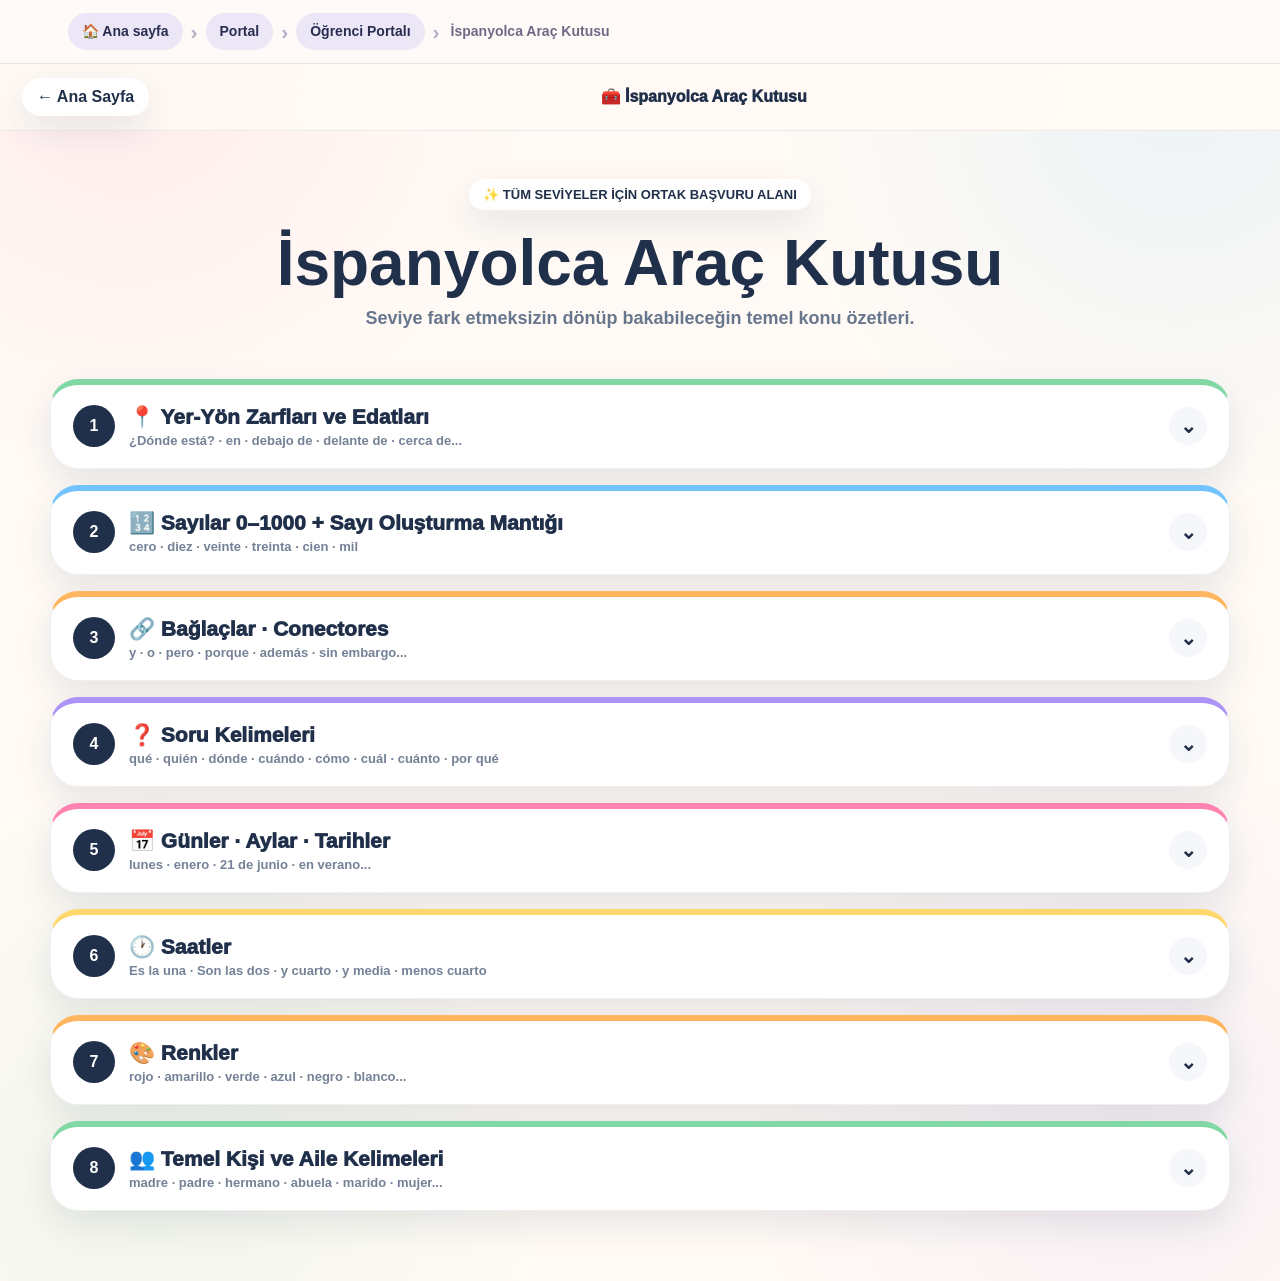
<file: toolbox.html>
<!DOCTYPE html>
<html lang="tr"><head><meta charset="UTF-8"/><meta name="viewport" content="width=device-width,initial-scale=1"/><meta name="robots" content="noindex,nofollow"/><title>İspanyolca Araç Kutusu — İspanyolcacım</title><style>
:root{
  --ink:#20304a;
  --muted:#68778d;
  --bg:#fffaf5;
  --white:#ffffff;
  --pink:#ff82b0;
  --pink-soft:#fff0f5;
  --blue:#72c4ff;
  --blue-soft:#eef8ff;
  --green:#82d8a5;
  --green-soft:#effbf4;
  --purple:#ad93f7;
  --purple-soft:#f4f0ff;
  --orange:#ffb65f;
  --orange-soft:#fff4e5;
  --yellow:#ffd76c;
  --yellow-soft:#fff9df;
  --shadow:0 14px 34px rgba(32,48,74,.10);
  --shadow2:0 24px 60px rgba(32,48,74,.15);
}

*{box-sizing:border-box}
html{scroll-behavior:smooth}

body{
  margin:0;
  font-family:"Trebuchet MS","Segoe UI",Arial,sans-serif;
  color:var(--ink);
  background:
    radial-gradient(circle at 10% 5%, rgba(255,130,176,.11), transparent 24%),
    radial-gradient(circle at 92% 8%, rgba(114,196,255,.12), transparent 24%),
    radial-gradient(circle at 12% 92%, rgba(130,216,165,.10), transparent 24%),
    radial-gradient(circle at 88% 88%, rgba(173,147,247,.10), transparent 24%),
    var(--bg);
  min-height:100vh;
}

button{
  font:inherit;
}

/* ---------- SCREEN SYSTEM ---------- */
.screen{
  display:none;
  min-height:100vh;
}
.screen.active{
  display:block;
}

/* ---------- HOME ---------- */
.home{
  min-height:100vh;
  display:flex;
  flex-direction:column;
}

.home-head{
  text-align:center;
  padding:68px 24px 30px;
}

.brand{
  display:inline-block;
  padding:9px 15px;
  border-radius:999px;
  background:#fff;
  box-shadow:var(--shadow);
  font-size:14px;
  font-weight:900;
}

.home-head h1{
  margin:18px 0 10px;
  font-size:clamp(40px,6vw,82px);
  line-height:1.02;
}

.home-head p{
  max-width:750px;
  margin:0 auto;
  color:var(--muted);
  font-weight:700;
  font-size:clamp(17px,2vw,21px);
}

.levels{
  width:min(1150px,calc(100% - 36px));
  margin:28px auto 70px;
  display:grid;
  grid-template-columns:repeat(2,minmax(0,1fr));
  gap:24px;
}

.level-card{
  border:none;
  cursor:pointer;
  position:relative;
  min-height:245px;
  border-radius:34px;
  padding:30px;
  text-align:left;
  color:var(--ink);
  box-shadow:var(--shadow);
  transition:.22s ease;
  overflow:hidden;
}

.level-card:hover{
  transform:translateY(-6px);
  box-shadow:var(--shadow2);
}

.level-card::after{
  content:"→";
  position:absolute;
  right:28px;
  bottom:23px;
  width:54px;
  height:54px;
  border-radius:50%;
  display:grid;
  place-items:center;
  background:rgba(255,255,255,.78);
  font-size:30px;
  font-weight:900;
}

.level-card .big{
  display:block;
  font-size:clamp(48px,5vw,70px);
  font-weight:1000;
  line-height:1;
}

.level-card .label{
  display:block;
  margin-top:12px;
  font-size:20px;
  font-weight:900;
}

.level-card .desc{
  display:block;
  margin-top:8px;
  color:#617087;
  font-weight:700;
  max-width:82%;
}

.a11{background:linear-gradient(145deg,#fff0f5,#ffdce9)}
.a12{background:linear-gradient(145deg,#edf8ff,#d9efff)}
.a21{background:linear-gradient(145deg,#eefbf3,#d8f5e4)}
.a22{background:linear-gradient(145deg,#f4f0ff,#e7deff)}

.home-foot{
  margin-top:auto;
  text-align:center;
  padding:22px;
  color:#6b778b;
  font-weight:800;
}

/* ---------- LEVEL PAGE ---------- */
.topbar{
  position:sticky;
  top:0;
  z-index:50;
  display:flex;
  justify-content:space-between;
  align-items:center;
  gap:14px;
  padding:14px 22px;
  background:rgba(255,250,245,.93);
  backdrop-filter:blur(14px);
  border-bottom:1px solid rgba(32,48,74,.08);
}

.back{
  border:none;
  background:#fff;
  border-radius:999px;
  padding:10px 15px;
  cursor:pointer;
  font-weight:900;
  color:var(--ink);
  box-shadow:var(--shadow);
}

.top-title{
  font-weight:1000;
}

.hero{
  text-align:center;
  padding:48px 24px 30px;
}

.hero .pill{
  display:inline-block;
  padding:8px 14px;
  border-radius:999px;
  background:#fff;
  box-shadow:var(--shadow);
  font-size:13px;
  font-weight:900;
}

.hero h2{
  margin:16px 0 8px;
  font-size:clamp(38px,5vw,66px);
}

.hero p{
  max-width:800px;
  margin:0 auto;
  color:var(--muted);
  font-size:18px;
  font-weight:700;
}

/* ---------- ACCORDION LIST ---------- */
.topic-list{
  width:min(1180px,calc(100% - 36px));
  margin:20px auto 70px;
  display:flex;
  flex-direction:column;
  gap:16px;
}

.topic{
  background:#fff;
  border-radius:28px;
  box-shadow:var(--shadow);
  overflow:hidden;
  border:1px solid rgba(32,48,74,.07);
}

.topic-btn{
  width:100%;
  border:none;
  cursor:pointer;
  background:transparent;
  color:var(--ink);
  display:flex;
  align-items:center;
  justify-content:space-between;
  gap:18px;
  padding:20px 22px;
  text-align:left;
}

.topic-left{
  display:flex;
  align-items:center;
  gap:14px;
}

.topic-num{
  width:42px;
  height:42px;
  min-width:42px;
  display:grid;
  place-items:center;
  border-radius:50%;
  background:var(--ink);
  color:#fff;
  font-weight:900;
}

.topic-title{
  font-size:21px;
  font-weight:1000;
}

.topic-sub{
  display:block;
  margin-top:4px;
  color:#748196;
  font-size:13px;
  font-weight:700;
}

.arrow{
  width:38px;
  height:38px;
  border-radius:50%;
  display:grid;
  place-items:center;
  background:#f6f7fa;
  font-size:20px;
  font-weight:900;
  transition:.2s ease;
}

.topic.open .arrow{
  transform:rotate(180deg);
}

.topic-content{
  max-height:0;
  opacity:0;
  overflow:hidden;
  transition:max-height .45s ease, opacity .25s ease;
}

.topic.open .topic-content{
  max-height:5000px;
  opacity:1;
}

.inner{
  padding:0 22px 24px;
}

/* ---------- DETAIL ELEMENTS ---------- */
.section-box{
  border-radius:22px;
  padding:18px;
  background:#fbfbfd;
  border:1px solid rgba(32,48,74,.07);
  margin-top:14px;
}

.section-box h3{
  margin:0 0 12px;
  font-size:19px;
}

.alpha-grid{
  display:grid;
  grid-template-columns:repeat(9,minmax(0,1fr));
  gap:8px;
}

.letter{
  text-align:center;
  background:#fff;
  border-radius:14px;
  padding:10px 4px;
  box-shadow:0 5px 14px rgba(32,48,74,.06);
  font-weight:900;
}

.letter span{
  display:block;
  font-size:12px;
  color:#6e7b8f;
  margin-top:4px;
}

.sound-grid{
  display:grid;
  grid-template-columns:repeat(3,minmax(0,1fr));
  gap:12px;
}

.sound{
  background:#fff;
  border-radius:18px;
  padding:14px;
  border-left:5px solid var(--pink);
}

.sound strong{
  display:block;
  margin-bottom:6px;
  font-size:16px;
}

.sound small{
  color:#65758b;
  font-weight:700;
}

.verb-table{
  width:100%;
  border-collapse:separate;
  border-spacing:6px;
  font-size:14px;
}

.verb-table th,.verb-table td{
  padding:10px 8px;
  border-radius:10px;
  text-align:center;
  background:#f7f8fb;
}

.verb-table th{
  font-weight:1000;
}

.rule-grid{
  display:grid;
  grid-template-columns:repeat(2,minmax(0,1fr));
  gap:14px;
}

.rule{
  border-radius:20px;
  padding:16px;
  background:#fff;
  border:1px solid rgba(32,48,74,.07);
}

.rule .rnum{
  display:inline-grid;
  width:32px;
  height:32px;
  place-items:center;
  border-radius:50%;
  color:#fff;
  background:var(--ink);
  font-weight:900;
  margin-bottom:8px;
}

.rule h4{
  margin:0 0 8px;
  font-size:17px;
}

.rule p{
  margin:0;
  color:#5f6f86;
  font-weight:700;
  line-height:1.55;
}

.mini-chips{
  display:flex;
  flex-wrap:wrap;
  gap:7px;
  margin-top:10px;
}

.chip{
  display:inline-block;
  padding:7px 10px;
  border-radius:999px;
  background:#f4f6f9;
  font-size:13px;
  font-weight:900;
}

.alert{
  margin-top:12px;
  padding:12px 14px;
  border-radius:16px;
  background:var(--yellow-soft);
  border:1px solid rgba(255,215,108,.7);
  font-weight:900;
}

.usage-grid{
  display:grid;
  grid-template-columns:repeat(2,minmax(0,1fr));
  gap:12px;
}
.usage-card{
  background:#fff;
  border:1px solid rgba(32,48,74,.07);
  border-radius:18px;
  padding:14px;
}
.usage-card strong{
  display:block;
  margin-bottom:6px;
  font-size:15px;
}
.usage-card p{
  margin:0;
  color:#607087;
  font-size:13px;
  line-height:1.5;
  font-weight:700;
}
.example-box{
  margin-top:8px;
  padding:9px 11px;
  border-radius:13px;
  background:#f7f8fb;
  font-size:13px;
  font-weight:900;
  line-height:1.45;
}
.quick-profile{
  display:grid;
  grid-template-columns:repeat(2,minmax(0,1fr));
  gap:10px;
}
.profile-line{
  background:#fff;
  border-radius:16px;
  padding:12px 14px;
  border:1px solid rgba(32,48,74,.07);
}
.profile-line b{
  display:block;
  margin-bottom:4px;
}

.pink{border-top:6px solid var(--pink)}
.blue{border-top:6px solid var(--blue)}
.green{border-top:6px solid var(--green)}
.purple{border-top:6px solid var(--purple)}
.orange{border-top:6px solid var(--orange)}
.yellow{border-top:6px solid var(--yellow)}

.placeholder{
  text-align:center;
  padding:40px 20px 10px;
  color:#758197;
  font-weight:800;
}

/* ---------- OTHER LEVELS ---------- */
.empty-wrap{
  width:min(850px,calc(100% - 36px));
  margin:80px auto;
  background:#fff;
  box-shadow:var(--shadow);
  border-radius:30px;
  padding:44px 30px;
  text-align:center;
}

.empty-wrap .emoji{
  font-size:56px;
}

.empty-wrap h3{
  margin:12px 0 6px;
  font-size:34px;
}

.empty-wrap p{
  margin:0;
  color:#6a788d;
  font-weight:700;
}


/* ---------- PASSWORD MODAL ---------- */
.modal{
  position:fixed;
  inset:0;
  z-index:999;
  display:none;
  align-items:center;
  justify-content:center;
  padding:20px;
  background:rgba(32,48,74,.34);
  backdrop-filter:blur(7px);
}
.modal.show{display:flex}
.modal-card{
  width:min(430px,100%);
  background:#fff;
  border-radius:30px;
  padding:28px;
  box-shadow:0 30px 90px rgba(32,48,74,.28);
  text-align:center;
  border:1px solid rgba(32,48,74,.08);
}
.modal-icon{
  width:68px;
  height:68px;
  margin:0 auto 12px;
  border-radius:22px;
  display:grid;
  place-items:center;
  background:linear-gradient(145deg,var(--pink-soft),var(--purple-soft));
  font-size:34px;
}
.modal-card h3{
  margin:6px 0 7px;
  font-size:27px;
}
.modal-card p{
  margin:0 0 18px;
  color:var(--muted);
  font-weight:700;
  line-height:1.5;
}
.password-input{
  width:100%;
  border:2px solid #e8ebf1;
  border-radius:16px;
  padding:14px 15px;
  font-size:17px;
  outline:none;
  color:var(--ink);
  background:#fbfcfe;
}
.password-input:focus{
  border-color:var(--purple);
  box-shadow:0 0 0 4px rgba(173,147,247,.12);
}
.modal-actions{
  display:grid;
  grid-template-columns:1fr 1fr;
  gap:10px;
  margin-top:12px;
}
.modal-btn{
  border:none;
  border-radius:15px;
  padding:12px 14px;
  font-weight:900;
  cursor:pointer;
}
.modal-btn.cancel{
  background:#f3f5f8;
  color:var(--ink);
}
.modal-btn.enter{
  background:var(--ink);
  color:white;
}
.password-error{
  display:none;
  margin-top:12px;
  padding:10px 12px;
  border-radius:13px;
  background:#fff0f2;
  color:#b23349;
  font-size:13px;
  font-weight:900;
}
.password-error.show{display:block}

/* ---------- RESPONSIVE ---------- */
@media(max-width:900px){
  .levels{grid-template-columns:1fr}
  .alpha-grid{grid-template-columns:repeat(6,minmax(0,1fr))}
  .sound-grid{grid-template-columns:1fr 1fr}
  .rule-grid{grid-template-columns:1fr}
}

@media(max-width:620px){
  .home-head{padding-top:42px}
  .level-card{min-height:205px}
  .topic-title{font-size:18px}
  .alpha-grid{grid-template-columns:repeat(4,minmax(0,1fr))}
  .sound-grid{grid-template-columns:1fr}
  .usage-grid,.quick-profile{grid-template-columns:1fr}
  .verb-table{font-size:12px}
  .verb-table th,.verb-table td{padding:8px 4px}
  .top-title{font-size:14px}
}
</style></head><body><script src="portal-breadcrumbs.js?v=20261115-1"></script>
<section id="toolbox" class="screen active">
  <div class="topbar">
    <button class="back" onclick="openScreen('home')">← Ana Sayfa</button>
    <div class="top-title">🧰 İspanyolca Araç Kutusu</div>
    <div></div>
  </div>

  <div class="hero">
    <div class="pill">✨ TÜM SEVİYELER İÇİN ORTAK BAŞVURU ALANI</div>
    <h2>İspanyolca Araç Kutusu</h2>
    <p>Seviye fark etmeksizin dönüp bakabileceğin temel konu özetleri.</p>
  </div>

  <div class="topic-list">

    <!-- TOOLBOX 1 -->
    <article class="topic green">
      <button class="topic-btn" onclick="toggleTopic(this)">
        <div class="topic-left">
          <span class="topic-num">1</span>
          <div>
            <div class="topic-title">📍 Yer-Yön Zarfları ve Edatları</div>
            <span class="topic-sub">¿Dónde está? · en · debajo de · delante de · cerca de...</span>
          </div>
        </div>
        <span class="arrow">⌄</span>
      </button>
      <div class="topic-content">
        <div class="inner">

          <div class="section-box">
            <h3>🧭 Temel Yapı</h3>
            <div class="alert">
              <strong>SUJETO + ESTAR + EXPRESIÓN DE LUGAR + LUGAR / OBJETO</strong><br>
              El gato está debajo de la mesa. → Kedi masanın altında.
            </div>
          </div>

          <div class="section-box">
            <h3>📌 En Temel Yer İfadeleri</h3>
            <div class="usage-grid">
              <div class="usage-card"><strong>en</strong><p>-de / -da, içinde</p><div class="example-box">Estoy en casa. → Evdeyim.</div></div>
              <div class="usage-card"><strong>dentro de</strong><p>içinde</p><div class="example-box">El móvil está dentro del bolso.</div></div>
              <div class="usage-card"><strong>fuera de</strong><p>dışında</p><div class="example-box">El perro está fuera de la casa.</div></div>
              <div class="usage-card"><strong>encima de / sobre</strong><p>üstünde / üzerinde</p><div class="example-box">El libro está encima de la mesa.</div></div>
              <div class="usage-card"><strong>debajo de / bajo</strong><p>altında</p><div class="example-box">El gato está debajo de la cama.</div></div>
              <div class="usage-card"><strong>delante de</strong><p>önünde</p><div class="example-box">El coche está delante de la casa.</div></div>
              <div class="usage-card"><strong>detrás de</strong><p>arkasında</p><div class="example-box">El jardín está detrás de la casa.</div></div>
              <div class="usage-card"><strong>al lado de / junto a</strong><p>yanında / bitişiğinde</p><div class="example-box">La farmacia está al lado del banco.</div></div>
              <div class="usage-card"><strong>enfrente de</strong><p>karşısında</p><div class="example-box">El banco está enfrente del supermercado.</div></div>
              <div class="usage-card"><strong>a la derecha de</strong><p>sağında</p><div class="example-box">El banco está a la derecha del café.</div></div>
              <div class="usage-card"><strong>a la izquierda de</strong><p>solunda</p><div class="example-box">La farmacia está a la izquierda del banco.</div></div>
              <div class="usage-card"><strong>cerca de / lejos de</strong><p>yakınında / uzağında</p><div class="example-box">Vivo cerca de la universidad.</div></div>
              <div class="usage-card"><strong>entre</strong><p>arasında</p><div class="example-box">La farmacia está entre el banco y el supermercado.</div></div>
              <div class="usage-card"><strong>en medio de</strong><p>ortasında</p><div class="example-box">La mesa está en medio de la habitación.</div></div>
              <div class="usage-card"><strong>en el centro de</strong><p>merkezinde</p><div class="example-box">Hay una fuente en el centro de la plaza.</div></div>
              <div class="usage-card"><strong>alrededor de</strong><p>etrafında</p><div class="example-box">Hay árboles alrededor de la casa.</div></div>
            </div>
          </div>

          <div class="section-box">
            <h3>🧭 Tek Başına Kullanılabilen Yer Zarfları</h3>
            <div class="mini-chips">
              <span class="chip">aquí → burada</span>
              <span class="chip">ahí → orada</span>
              <span class="chip">allí → orada</span>
              <span class="chip">allá → ötede</span>
              <span class="chip">acá → burada</span>
              <span class="chip">arriba → yukarıda</span>
              <span class="chip">abajo → aşağıda</span>
              <span class="chip">dentro → içeride</span>
              <span class="chip">fuera → dışarıda</span>
              <span class="chip">delante → önde</span>
              <span class="chip">detrás → arkada</span>
              <span class="chip">cerca → yakında</span>
              <span class="chip">lejos → uzakta</span>
            </div>
            <div class="alert">⚠️ Ardından isim geliyorsa çoğunlukla <strong>de</strong> gerekir: fuera de, cerca de, delante de...<br><strong>de + el = del</strong> · <strong>a + el = al</strong></div>
          </div>

        </div>
      </div>
    </article>

    <!-- TOOLBOX 2 -->
    <article class="topic blue">
      <button class="topic-btn" onclick="toggleTopic(this)">
        <div class="topic-left">
          <span class="topic-num">2</span>
          <div>
            <div class="topic-title">🔢 Sayılar 0–1000 + Sayı Oluşturma Mantığı</div>
            <span class="topic-sub">cero · diez · veinte · treinta · cien · mil</span>
          </div>
        </div>
        <span class="arrow">⌄</span>
      </button>
      <div class="topic-content">
        <div class="inner">
          <div class="section-box">
            <h3>0–15 · Temel Ezber</h3>
            <div class="mini-chips">
              <span class="chip">0 cero</span><span class="chip">1 uno</span><span class="chip">2 dos</span><span class="chip">3 tres</span>
              <span class="chip">4 cuatro</span><span class="chip">5 cinco</span><span class="chip">6 seis</span><span class="chip">7 siete</span>
              <span class="chip">8 ocho</span><span class="chip">9 nueve</span><span class="chip">10 diez</span><span class="chip">11 once</span>
              <span class="chip">12 doce</span><span class="chip">13 trece</span><span class="chip">14 catorce</span><span class="chip">15 quince</span>
            </div>
          </div>

          <div class="section-box">
            <h3>16–29 · Birleşik Yazım</h3>
            <div class="usage-grid">
              <div class="usage-card"><strong>16–19 → dieci + sayı</strong><div class="example-box">16 dieciséis<br>17 diecisiete<br>18 dieciocho<br>19 diecinueve</div></div>
              <div class="usage-card"><strong>20–29 → veinti + sayı</strong><div class="example-box">20 veinte<br>21 veintiuno<br>22 veintidós<br>23 veintitrés<br>26 veintiséis</div></div>
            </div>
          </div>

          <div class="section-box">
            <h3>30–99 · “y” Mantığı</h3>
            <div class="alert"><strong>onluk + y + birlik</strong></div>
            <div class="mini-chips">
              <span class="chip">30 treinta</span><span class="chip">40 cuarenta</span><span class="chip">50 cincuenta</span>
              <span class="chip">60 sesenta</span><span class="chip">70 setenta</span><span class="chip">80 ochenta</span><span class="chip">90 noventa</span>
            </div>
            <div class="example-box" style="margin-top:12px;">31 → treinta y uno<br>48 → cuarenta y ocho<br>57 → cincuenta y siete<br>99 → noventa y nueve</div>
          </div>

          <div class="section-box">
            <h3>100–1000</h3>
            <div class="usage-grid">
              <div class="usage-card"><strong>100 = cien</strong><p>Tam 100.</p><div class="example-box">cien</div></div>
              <div class="usage-card"><strong>101+ = ciento...</strong><p>100'den sonra sayı devam ediyorsa.</p><div class="example-box">101 ciento uno<br>125 ciento veinticinco</div></div>
              <div class="usage-card"><strong>200 doscientos</strong><p>300 trescientos · 400 cuatrocientos...</p></div>
              <div class="usage-card"><strong>500 quinientos</strong><p>700 setecientos · 900 novecientos</p></div>
              <div class="usage-card"><strong>1000 = mil</strong><div class="example-box">999 novecientos noventa y nueve<br>1000 mil</div></div>
            </div>
            <div class="alert">🧠 Büyük sayı oluştururken soldan sağa ilerle: <strong>347 = trescientos cuarenta y siete</strong>.</div>
          </div>
        </div>
      </div>
    </article>

    <!-- TOOLBOX 3 -->
    <article class="topic orange">
      <button class="topic-btn" onclick="toggleTopic(this)">
        <div class="topic-left">
          <span class="topic-num">3</span>
          <div>
            <div class="topic-title">🔗 Bağlaçlar · Conectores</div>
            <span class="topic-sub">y · o · pero · porque · además · sin embargo...</span>
          </div>
        </div>
        <span class="arrow">⌄</span>
      </button>
      <div class="topic-content">
        <div class="inner">
          <div class="section-box">
            <h3>🧩 Temel Bağlaçlar</h3>
            <div class="usage-grid">
              <div class="usage-card"><strong>y → ve</strong><div class="example-box">Quiero una manzana y una pera.</div></div>
              <div class="usage-card"><strong>o → veya</strong><div class="example-box">¿Quieres té o café?</div></div>
              <div class="usage-card"><strong>ni...ni → ne...ne de</strong><div class="example-box">No quiero ni té ni café.</div></div>
              <div class="usage-card"><strong>pero → ama</strong><div class="example-box">Quiero ir, pero tengo que estudiar.</div></div>
              <div class="usage-card"><strong>sino → ama / aksine</strong><div class="example-box">No es blanco, sino negro.</div></div>
              <div class="usage-card"><strong>porque → çünkü</strong><div class="example-box">No salgo porque estoy enfermo.</div></div>
              <div class="usage-card"><strong>así que → bu yüzden / öyleyse</strong><div class="example-box">Tengo trabajo, así que no salgo.</div></div>
              <div class="usage-card"><strong>sin embargo → ancak / buna rağmen</strong><div class="example-box">Estoy cansado; sin embargo, sigo trabajando.</div></div>
              <div class="usage-card"><strong>además → ayrıca</strong><div class="example-box">Me gusta leer; además, me gusta escribir.</div></div>
              <div class="usage-card"><strong>mientras → -iken</strong><div class="example-box">Mientras estudio, escucho música.</div></div>
              <div class="usage-card"><strong>cuando → -dığında</strong><div class="example-box">Cuando llego a casa, descanso.</div></div>
              <div class="usage-card"><strong>antes de / después de</strong><p>önce / sonra</p><div class="example-box">Antes de salir...<br>Después de trabajar...</div></div>
              <div class="usage-card"><strong>si → eğer</strong><div class="example-box">Si llueve, no salimos.</div></div>
              <div class="usage-card"><strong>por lo tanto</strong><p>bu nedenle</p><div class="example-box">Tengo hambre, por lo tanto voy a comer.</div></div>
            </div>
          </div>

          <div class="section-box">
            <h3>✍️ Yazı Yazarken Kullanışlı İfadeler</h3>
            <div class="usage-grid">
              <div class="usage-card"><strong>Giriş</strong><p>En primer lugar...<br>Desde mi punto de vista...<br>Hoy en día...<br>El propósito de este ensayo es...</p></div>
              <div class="usage-card"><strong>Gelişme</strong><p>Además...<br>Por ejemplo...<br>Por otro lado...<br>En cuanto a...<br>De acuerdo con...</p></div>
              <div class="usage-card"><strong>Sonuç</strong><p>En conclusión...<br>En resumen...<br>Para concluir...<br>En definitiva...<br>Por estas razones...</p></div>
            </div>
          </div>
        </div>
      </div>
    </article>

    <!-- TOOLBOX 4 -->
    <article class="topic purple">
      <button class="topic-btn" onclick="toggleTopic(this)">
        <div class="topic-left">
          <span class="topic-num">4</span>
          <div>
            <div class="topic-title">❓ Soru Kelimeleri</div>
            <span class="topic-sub">qué · quién · dónde · cuándo · cómo · cuál · cuánto · por qué</span>
          </div>
        </div>
        <span class="arrow">⌄</span>
      </button>
      <div class="topic-content">
        <div class="inner">
          <div class="section-box">
            <h3>🧠 Temel Soru Kelimeleri</h3>
            <div class="usage-grid">
              <div class="usage-card"><strong>¿Qué?</strong><p>Ne?</p><div class="example-box">¿Qué haces? → Ne yapıyorsun?</div></div>
              <div class="usage-card"><strong>¿Quién? / ¿Quiénes?</strong><p>Kim? / Kimler?</p><div class="example-box">¿Quién es? → Kim?</div></div>
              <div class="usage-card"><strong>¿Dónde?</strong><p>Nerede?</p><div class="example-box">¿Dónde vives? → Nerede yaşıyorsun?</div></div>
              <div class="usage-card"><strong>¿Adónde?</strong><p>Nereye?</p><div class="example-box">¿Adónde vas? → Nereye gidiyorsun?</div></div>
              <div class="usage-card"><strong>¿De dónde?</strong><p>Nereden?</p><div class="example-box">¿De dónde eres? → Nerelisin?</div></div>
              <div class="usage-card"><strong>¿Cuándo?</strong><p>Ne zaman?</p><div class="example-box">¿Cuándo vienes? → Ne zaman geliyorsun?</div></div>
              <div class="usage-card"><strong>¿Cómo?</strong><p>Nasıl?</p><div class="example-box">¿Cómo estás? → Nasılsın?</div></div>
              <div class="usage-card"><strong>¿Cuál? / ¿Cuáles?</strong><p>Hangisi / Hangileri?</p></div>
              <div class="usage-card"><strong>¿Cuánto/a/os/as?</strong><p>Ne kadar / Kaç?</p><div class="example-box">¿Cuántos años tienes?</div></div>
              <div class="usage-card"><strong>¿Por qué?</strong><p>Neden?</p><div class="example-box">¿Por qué estudias español?</div></div>
            </div>
            <div class="alert">✍️ Soru anlamında kullanıldıklarında tildeyi unutma: <strong>qué, quién, dónde, cuándo, cómo, cuál, cuánto, por qué</strong>.</div>
          </div>
        </div>
      </div>
    </article>

    <!-- TOOLBOX 5 -->
    <article class="topic pink">
      <button class="topic-btn" onclick="toggleTopic(this)">
        <div class="topic-left">
          <span class="topic-num">5</span>
          <div>
            <div class="topic-title">📅 Günler · Aylar · Tarihler</div>
            <span class="topic-sub">lunes · enero · 21 de junio · en verano...</span>
          </div>
        </div>
        <span class="arrow">⌄</span>
      </button>
      <div class="topic-content">
        <div class="inner">
          <div class="section-box">
            <h3>📆 Los días de la semana</h3>
            <div class="mini-chips">
              <span class="chip">lunes</span><span class="chip">martes</span><span class="chip">miércoles</span>
              <span class="chip">jueves</span><span class="chip">viernes</span><span class="chip">sábado</span><span class="chip">domingo</span>
            </div>
          </div>
          <div class="section-box">
            <h3>🗓️ Los meses</h3>
            <div class="mini-chips">
              <span class="chip">enero</span><span class="chip">febrero</span><span class="chip">marzo</span><span class="chip">abril</span>
              <span class="chip">mayo</span><span class="chip">junio</span><span class="chip">julio</span><span class="chip">agosto</span>
              <span class="chip">septiembre</span><span class="chip">octubre</span><span class="chip">noviembre</span><span class="chip">diciembre</span>
            </div>
          </div>
          <div class="section-box">
            <h3>✍️ Tarih Söyleme</h3>
            <div class="usage-grid">
              <div class="usage-card"><strong>Hoy es lunes.</strong><p>Bugün pazartesi.</p></div>
              <div class="usage-card"><strong>Hoy es 21 de junio.</strong><p>Bugün 21 Haziran.</p></div>
              <div class="usage-card"><strong>Nací el 21 de junio.</strong><p>21 Haziran'da doğdum.</p></div>
              <div class="usage-card"><strong>Nací en junio / en verano / en 1999.</strong><p>Ay / mevsim / yıl → <strong>en</strong></p></div>
            </div>
          </div>
        </div>
      </div>
    </article>

    <!-- TOOLBOX 6 -->
    <article class="topic yellow">
      <button class="topic-btn" onclick="toggleTopic(this)">
        <div class="topic-left">
          <span class="topic-num">6</span>
          <div>
            <div class="topic-title">🕐 Saatler</div>
            <span class="topic-sub">Es la una · Son las dos · y cuarto · y media · menos cuarto</span>
          </div>
        </div>
        <span class="arrow">⌄</span>
      </button>
      <div class="topic-content">
        <div class="inner">
          <div class="section-box">
            <h3>⏰ Temel Kalıplar</h3>
            <div class="usage-grid">
              <div class="usage-card"><strong>¿Qué hora es?</strong><p>Saat kaç?</p></div>
              <div class="usage-card"><strong>01:00 → Es la una.</strong></div>
              <div class="usage-card"><strong>02:00 → Son las dos.</strong></div>
              <div class="usage-card"><strong>03:15 → Son las tres y cuarto.</strong></div>
              <div class="usage-card"><strong>04:30 → Son las cuatro y media.</strong></div>
              <div class="usage-card"><strong>05:45 → Son las seis menos cuarto.</strong></div>
              <div class="usage-card"><strong>en punto</strong><p>tam</p></div>
              <div class="usage-card"><strong>de la mañana / tarde / noche</strong><p>sabah / öğleden sonra / gece</p></div>
            </div>
            <div class="alert">📌 Sadece saat 1 için <strong>Es la una</strong>; diğerlerinde <strong>Son las...</strong></div>
          </div>
        </div>
      </div>
    </article>

    <!-- TOOLBOX 7 -->
    <article class="topic orange">
      <button class="topic-btn" onclick="toggleTopic(this)">
        <div class="topic-left">
          <span class="topic-num">7</span>
          <div>
            <div class="topic-title">🎨 Renkler</div>
            <span class="topic-sub">rojo · amarillo · verde · azul · negro · blanco...</span>
          </div>
        </div>
        <span class="arrow">⌄</span>
      </button>
      <div class="topic-content">
        <div class="inner">
          <div class="section-box">
            <h3>🌈 Los Colores</h3>
            <div class="mini-chips">
              <span class="chip">rojo → kırmızı</span>
              <span class="chip">amarillo → sarı</span>
              <span class="chip">naranja → turuncu</span>
              <span class="chip">rosa → pembe</span>
              <span class="chip">morado / violeta → mor</span>
              <span class="chip">verde → yeşil</span>
              <span class="chip">azul → mavi</span>
              <span class="chip">azul claro → açık mavi</span>
              <span class="chip">azul oscuro → koyu mavi</span>
              <span class="chip">negro → siyah</span>
              <span class="chip">blanco → beyaz</span>
              <span class="chip">gris → gri</span>
              <span class="chip">marrón → kahverengi</span>
            </div>
            <div class="alert">🎯 Renk sıfat olduğunda çoğu zaman isimle uyum yapar: <strong>coche rojo · casa roja · coches rojos · casas rojas</strong>.</div>
          </div>
        </div>
      </div>
    </article>

    <!-- TOOLBOX 8 -->
    <article class="topic green">
      <button class="topic-btn" onclick="toggleTopic(this)">
        <div class="topic-left">
          <span class="topic-num">8</span>
          <div>
            <div class="topic-title">👥 Temel Kişi ve Aile Kelimeleri</div>
            <span class="topic-sub">madre · padre · hermano · abuela · marido · mujer...</span>
          </div>
        </div>
        <span class="arrow">⌄</span>
      </button>
      <div class="topic-content">
        <div class="inner">
          <div class="section-box">
            <h3>👨‍👩‍👧‍👦 La Familia</h3>
            <div class="usage-grid">
              <div class="usage-card"><strong>madre / padre</strong><p>anne / baba</p></div>
              <div class="usage-card"><strong>hermano / hermana</strong><p>erkek kardeş / kız kardeş</p></div>
              <div class="usage-card"><strong>hijo / hija</strong><p>oğul / kız evlat</p></div>
              <div class="usage-card"><strong>abuelo / abuela</strong><p>dede / büyükanne</p></div>
              <div class="usage-card"><strong>nieto / nieta</strong><p>erkek torun / kız torun</p></div>
              <div class="usage-card"><strong>tío / tía</strong><p>amca-dayı / hala-teyze</p></div>
              <div class="usage-card"><strong>primo / prima</strong><p>erkek kuzen / kız kuzen</p></div>
              <div class="usage-card"><strong>sobrino / sobrina</strong><p>erkek yeğen / kız yeğen</p></div>
              <div class="usage-card"><strong>marido / esposo</strong><p>koca / eş</p></div>
              <div class="usage-card"><strong>mujer / esposa</strong><p>eş / kadın eş</p></div>
              <div class="usage-card"><strong>novio / novia</strong><p>erkek arkadaş / kız arkadaş</p></div>
              <div class="usage-card"><strong>padres</strong><p>anne-baba / ebeveynler</p></div>
            </div>
          </div>

          <div class="section-box">
            <h3>🗣️ Temel Kişi Kelimeleri</h3>
            <div class="mini-chips">
              <span class="chip">hombre → erkek / adam</span>
              <span class="chip">mujer → kadın</span>
              <span class="chip">niño / niña → erkek / kız çocuk</span>
              <span class="chip">amigo / amiga → arkadaş</span>
              <span class="chip">persona → kişi</span>
              <span class="chip">gente → insanlar / halk</span>
              <span class="chip">compañero/a → arkadaş / meslektaş</span>
              <span class="chip">vecino/a → komşu</span>
            </div>
          </div>
        </div>
      </div>
    </article>

  </div>
</section>
<script>
const portalEmbedded = window.parent !== window && new URLSearchParams(location.search).get('portal') === '1';
if(portalEmbedded){
  const style = document.createElement('style');
  style.textContent = '.topbar{display:none!important}';
  document.head.appendChild(style);
  window.parent.postMessage({type:'ispanyolcacim-resource-ready'},location.origin);
}
function openScreen(id){if(id==='home'){
  if(portalEmbedded)window.parent.postMessage({type:'ispanyolcacim-resource-return'},location.origin);
  else window.location.href='ogrenci-portali.html';
}}
function toggleTopic(btn){const topic=btn.closest('.topic');topic.classList.toggle('open');}
</script></body></html>
</file>
<file: assets/word-of-day/daily-word.css>
.daily-word{width:min(1050px,calc(100% - 36px));margin:0 auto 8px;padding:24px 28px 17px;background:#fff;border:1px solid #ede6da;border-radius:28px;box-shadow:0 12px 34px #20304a09;color:#20304a;text-align:left;position:relative;overflow:hidden}
.daily-word::before{content:"";position:absolute;left:0;top:0;bottom:0;width:5px;background:linear-gradient(#ffd76c,#c0a6f8)}
.daily-word [hidden]{display:none!important}
.daily-word-top{display:flex;justify-content:space-between;align-items:center;gap:12px;flex-wrap:wrap;padding-bottom:17px;border-bottom:1px solid #f0ece6}
.daily-word-top h2{font-size:16px;line-height:1.4;margin:0;font-weight:900;display:flex;align-items:center;gap:8px;flex-wrap:wrap}
.daily-word-top h2 [lang=es]{font-weight:500;font-size:12px;color:#68778d;margin-left:3px}
.daily-word-top time{font-size:12px;line-height:1.5;font-weight:700;color:#68778d;white-space:nowrap}
.daily-word-main{display:grid;grid-template-columns:minmax(0,.95fr) minmax(0,1.25fr);gap:30px;padding:23px 0}
.daily-word-vocabulary{align-self:center;min-width:0}
.daily-word-title-row{display:flex;align-items:center;gap:13px}
.daily-word-title{font-size:clamp(29px,3vw,39px);font-weight:900;line-height:1.15;letter-spacing:-.025em;margin:0 0 9px;overflow-wrap:anywhere}
.daily-word-audio{flex-shrink:0;display:inline-flex;align-items:center;justify-content:center;gap:7px;min-width:42px;min-height:42px;border:1px solid #e2d6f8;border-radius:50%;background:#f6f2ff;color:#7250a6;cursor:pointer;padding:9px;transition:background .15s,color .15s}
.daily-word-audio svg{width:21px;height:21px;flex-shrink:0}
.daily-word-audio:hover{background:#ede4ff;color:#503078}
.daily-word-audio[aria-pressed=true]{background:#7250a6;color:#fff;border-color:#7250a6}
.daily-word-audio:focus-visible,.daily-word-retry:focus-visible{outline:3px solid #7250a6;outline-offset:3px}
.daily-word-audio:disabled{opacity:.45;cursor:not-allowed}
.daily-word-meaning{display:flex;align-items:baseline;gap:9px;margin:7px 0 0;font-size:16px;font-weight:700;line-height:1.5}
.daily-word-meaning>span[aria-hidden],.daily-word-example-translation>span[aria-hidden]{font-size:14px;flex-shrink:0}
.daily-word-english{font-size:14px;font-weight:400;color:#68778d}
.daily-word-example{border-left:1px solid #ece6f1;padding-left:28px;min-width:0}
.daily-word-example-head{display:flex;align-items:center;justify-content:space-between;gap:8px;margin-bottom:11px}
.daily-word-example-head>p{font-size:11px;font-weight:900;color:#68778d;letter-spacing:.04em;margin:0}
.daily-word-sentence-audio{border-radius:999px;min-height:36px;padding:6px 10px;font-size:11px;font-weight:700;gap:5px;white-space:nowrap}
.daily-word-sentence-audio svg{width:17px;height:17px}
.daily-word-example-es{font-size:19px;line-height:1.55;font-weight:700;margin:0 0 12px}
.daily-word-example-translation{display:flex;align-items:baseline;gap:8px;color:#68778d;font-size:13px;line-height:1.6;margin:6px 0 0}
.daily-word-bottom{display:flex;justify-content:space-between;align-items:center;gap:12px;flex-wrap:wrap;border-top:1px solid #f0ece6;padding-top:13px}
.daily-word-bottom p{margin:0;font-size:12px;font-weight:700;color:#65527e;line-height:1.6}
.daily-word-bottom>span{font-size:11px;color:#68778d}
.daily-word-loading{margin:22px 0;font-size:14px;color:#68778d}
.daily-word-status{margin:12px 0 0;font-size:12px;line-height:1.6;color:#76551e;background:#fff8e6;padding:10px 13px;border-radius:10px}
.daily-word-retry{font:inherit;font-size:13px;font-weight:700;border:1px solid #d9c9f4;background:#f6f2ff;color:#64469b;border-radius:10px;padding:9px 13px;cursor:pointer}
.daily-word .sr-only{position:absolute;width:1px;height:1px;padding:0;margin:-1px;overflow:hidden;clip:rect(0,0,0,0);white-space:nowrap;border:0}
@media(max-width:650px){.daily-word{padding:20px 20px 15px;border-radius:23px}.daily-word-main{grid-template-columns:minmax(0,1fr);gap:22px;padding:20px 0}.daily-word-example{padding:19px 0 0;border-left:0;border-top:1px solid #ece6f1}.daily-word-title{font-size:33px}.daily-word-top{gap:8px;padding-bottom:14px}.daily-word-top h2 [lang=es]{display:none}.daily-word-example-es{font-size:18px}.daily-word-bottom{gap:5px}.daily-word-bottom>span{display:none}}
@media print{.daily-word{break-inside:avoid;box-shadow:none}.daily-word-audio,.daily-word-retry,.daily-word-status{display:none!important}}
</file>
